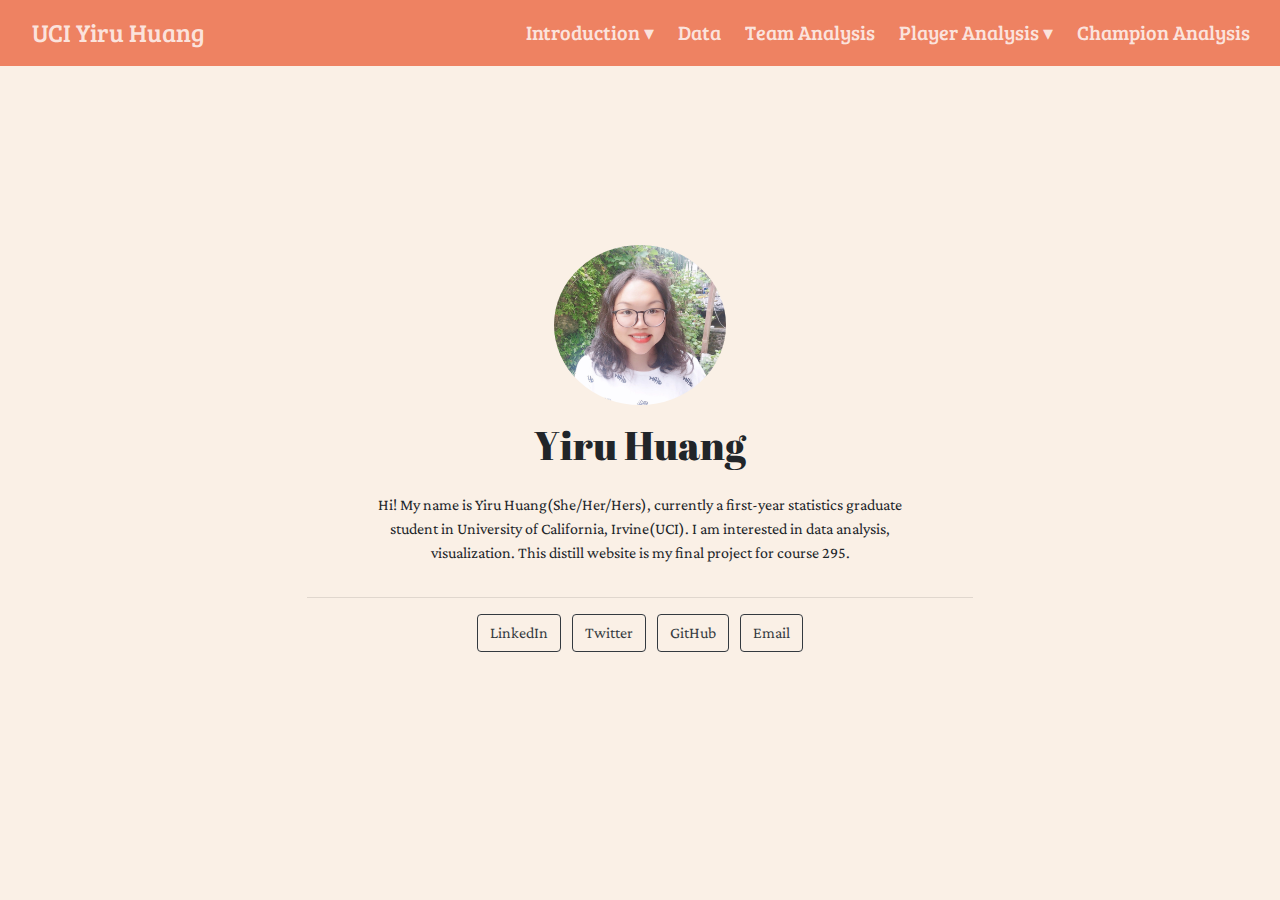
<file: index.html>
<!doctype html>
<html lang="en">
  <head>
    <!-- Required meta tags -->
    <meta charset="utf-8">
    <meta name="viewport" content="width=device-width, initial-scale=1, shrink-to-fit=no">

    <!-- Bootstrap CSS -->
    <link rel="stylesheet" href="https://stackpath.bootstrapcdn.com/bootstrap/4.5.0/css/bootstrap.min.css">

    <title>Yiru Huang</title>

    
          <!--radix_placeholder_navigation_in_header-->
          <meta name="distill:offset" content=""/>

          <script type="application/javascript">

            window.headroom_prevent_pin = false;

            window.document.addEventListener("DOMContentLoaded", function (event) {

              // initialize headroom for banner
              var header = $('header').get(0);
              var headerHeight = header.offsetHeight;
              var headroom = new Headroom(header, {
                tolerance: 5,
                onPin : function() {
                  if (window.headroom_prevent_pin) {
                    window.headroom_prevent_pin = false;
                    headroom.unpin();
                  }
                }
              });
              headroom.init();
              if(window.location.hash)
                headroom.unpin();
              $(header).addClass('headroom--transition');

              // offset scroll location for banner on hash change
              // (see: https://github.com/WickyNilliams/headroom.js/issues/38)
              window.addEventListener("hashchange", function(event) {
                window.scrollTo(0, window.pageYOffset - (headerHeight + 25));
              });

              // responsive menu
              $('.distill-site-header').each(function(i, val) {
                var topnav = $(this);
                var toggle = topnav.find('.nav-toggle');
                toggle.on('click', function() {
                  topnav.toggleClass('responsive');
                });
              });

              // nav dropdowns
              $('.nav-dropbtn').click(function(e) {
                $(this).next('.nav-dropdown-content').toggleClass('nav-dropdown-active');
                $(this).parent().siblings('.nav-dropdown')
                   .children('.nav-dropdown-content').removeClass('nav-dropdown-active');
              });
              $("body").click(function(e){
                $('.nav-dropdown-content').removeClass('nav-dropdown-active');
              });
              $(".nav-dropdown").click(function(e){
                e.stopPropagation();
              });
            });
          </script>

          <style type="text/css">

          /* Theme (user-documented overrideables for nav appearance) */

          .distill-site-nav {
            color: rgba(255, 255, 255, 0.8);
            background-color: #0F2E3D;
            font-size: 15px;
            font-weight: 300;
          }

          .distill-site-nav a {
            color: inherit;
            text-decoration: none;
          }

          .distill-site-nav a:hover {
            color: white;
          }

          @media print {
            .distill-site-nav {
              display: none;
            }
          }

          .distill-site-header {

          }

          .distill-site-footer {

          }


          /* Site Header */

          .distill-site-header {
            width: 100%;
            box-sizing: border-box;
            z-index: 3;
          }

          .distill-site-header .nav-left {
            display: inline-block;
            margin-left: 8px;
          }

          @media screen and (max-width: 768px) {
            .distill-site-header .nav-left {
              margin-left: 0;
            }
          }


          .distill-site-header .nav-right {
            float: right;
            margin-right: 8px;
          }

          .distill-site-header a,
          .distill-site-header .title {
            display: inline-block;
            text-align: center;
            padding: 14px 10px 14px 10px;
          }

          .distill-site-header .title {
            font-size: 18px;
            min-width: 150px;
          }

          .distill-site-header .logo {
            padding: 0;
          }

          .distill-site-header .logo img {
            display: none;
            max-height: 20px;
            width: auto;
            margin-bottom: -4px;
          }

          .distill-site-header .nav-image img {
            max-height: 18px;
            width: auto;
            display: inline-block;
            margin-bottom: -3px;
          }



          @media screen and (min-width: 1000px) {
            .distill-site-header .logo img {
              display: inline-block;
            }
            .distill-site-header .nav-left {
              margin-left: 20px;
            }
            .distill-site-header .nav-right {
              margin-right: 20px;
            }
            .distill-site-header .title {
              padding-left: 12px;
            }
          }


          .distill-site-header .nav-toggle {
            display: none;
          }

          .nav-dropdown {
            display: inline-block;
            position: relative;
          }

          .nav-dropdown .nav-dropbtn {
            border: none;
            outline: none;
            color: rgba(255, 255, 255, 0.8);
            padding: 16px 10px;
            background-color: transparent;
            font-family: inherit;
            font-size: inherit;
            font-weight: inherit;
            margin: 0;
            margin-top: 1px;
            z-index: 2;
          }

          .nav-dropdown-content {
            display: none;
            position: absolute;
            background-color: white;
            min-width: 200px;
            border: 1px solid rgba(0,0,0,0.15);
            border-radius: 4px;
            box-shadow: 0px 8px 16px 0px rgba(0,0,0,0.1);
            z-index: 1;
            margin-top: 2px;
            white-space: nowrap;
            padding-top: 4px;
            padding-bottom: 4px;
          }

          .nav-dropdown-content hr {
            margin-top: 4px;
            margin-bottom: 4px;
            border: none;
            border-bottom: 1px solid rgba(0, 0, 0, 0.1);
          }

          .nav-dropdown-active {
            display: block;
          }

          .nav-dropdown-content a, .nav-dropdown-content .nav-dropdown-header {
            color: black;
            padding: 6px 24px;
            text-decoration: none;
            display: block;
            text-align: left;
          }

          .nav-dropdown-content .nav-dropdown-header {
            display: block;
            padding: 5px 24px;
            padding-bottom: 0;
            text-transform: uppercase;
            font-size: 14px;
            color: #999999;
            white-space: nowrap;
          }

          .nav-dropdown:hover .nav-dropbtn {
            color: white;
          }

          .nav-dropdown-content a:hover {
            background-color: #ddd;
            color: black;
          }

          .nav-right .nav-dropdown-content {
            margin-left: -45%;
            right: 0;
          }

          @media screen and (max-width: 768px) {
            .distill-site-header a, .distill-site-header .nav-dropdown  {display: none;}
            .distill-site-header a.nav-toggle {
              float: right;
              display: block;
            }
            .distill-site-header .title {
              margin-left: 0;
            }
            .distill-site-header .nav-right {
              margin-right: 0;
            }
            .distill-site-header {
              overflow: hidden;
            }
            .nav-right .nav-dropdown-content {
              margin-left: 0;
            }
          }


          @media screen and (max-width: 768px) {
            .distill-site-header.responsive {position: relative; min-height: 500px; }
            .distill-site-header.responsive a.nav-toggle {
              position: absolute;
              right: 0;
              top: 0;
            }
            .distill-site-header.responsive a,
            .distill-site-header.responsive .nav-dropdown {
              display: block;
              text-align: left;
            }
            .distill-site-header.responsive .nav-left,
            .distill-site-header.responsive .nav-right {
              width: 100%;
            }
            .distill-site-header.responsive .nav-dropdown {float: none;}
            .distill-site-header.responsive .nav-dropdown-content {position: relative;}
            .distill-site-header.responsive .nav-dropdown .nav-dropbtn {
              display: block;
              width: 100%;
              text-align: left;
            }
          }

          /* Site Footer */

          .distill-site-footer {
            width: 100%;
            overflow: hidden;
            box-sizing: border-box;
            z-index: 3;
            margin-top: 30px;
            padding-top: 30px;
            padding-bottom: 30px;
            text-align: center;
          }

          /* Headroom */

          d-title {
            padding-top: 6rem;
          }

          @media print {
            d-title {
              padding-top: 4rem;
            }
          }

          .headroom {
            z-index: 1000;
            position: fixed;
            top: 0;
            left: 0;
            right: 0;
          }

          .headroom--transition {
            transition: all .4s ease-in-out;
          }

          .headroom--unpinned {
            top: -100px;
          }

          .headroom--pinned {
            top: 0;
          }

          /* adjust viewport for navbar height */
          /* helps vertically center bootstrap (non-distill) content */
          .min-vh-100 {
            min-height: calc(100vh - 100px) !important;
          }

          </style>

          <script src="site_libs/jquery-3.6.0/jquery-3.6.0.min.js"></script>
          <link href="site_libs/font-awesome-5.1.0/css/all.css" rel="stylesheet"/>
          <link href="site_libs/font-awesome-5.1.0/css/v4-shims.css" rel="stylesheet"/>
          <script src="site_libs/headroom-0.9.4/headroom.min.js"></script>
          <script src="site_libs/autocomplete-0.37.1/autocomplete.min.js"></script>
          <script src="site_libs/fuse-6.4.1/fuse.min.js"></script>

          <script type="application/javascript">

          function getMeta(metaName) {
            var metas = document.getElementsByTagName('meta');
            for (let i = 0; i < metas.length; i++) {
              if (metas[i].getAttribute('name') === metaName) {
                return metas[i].getAttribute('content');
              }
            }
            return '';
          }

          function offsetURL(url) {
            var offset = getMeta('distill:offset');
            return offset ? offset + '/' + url : url;
          }

          function createFuseIndex() {

            // create fuse index
            var options = {
              keys: [
                { name: 'title', weight: 20 },
                { name: 'categories', weight: 15 },
                { name: 'description', weight: 10 },
                { name: 'contents', weight: 5 },
              ],
              ignoreLocation: true,
              threshold: 0
            };
            var fuse = new window.Fuse([], options);

            // fetch the main search.json
            return fetch(offsetURL('search.json'))
              .then(function(response) {
                if (response.status == 200) {
                  return response.json().then(function(json) {
                    // index main articles
                    json.articles.forEach(function(article) {
                      fuse.add(article);
                    });
                    // download collections and index their articles
                    return Promise.all(json.collections.map(function(collection) {
                      return fetch(offsetURL(collection)).then(function(response) {
                        if (response.status === 200) {
                          return response.json().then(function(articles) {
                            articles.forEach(function(article) {
                              fuse.add(article);
                            });
                          })
                        } else {
                          return Promise.reject(
                            new Error('Unexpected status from search index request: ' +
                                      response.status)
                          );
                        }
                      });
                    })).then(function() {
                      return fuse;
                    });
                  });

                } else {
                  return Promise.reject(
                    new Error('Unexpected status from search index request: ' +
                                response.status)
                  );
                }
              });
          }

          window.document.addEventListener("DOMContentLoaded", function (event) {

            // get search element (bail if we don't have one)
            var searchEl = window.document.getElementById('distill-search');
            if (!searchEl)
              return;

            createFuseIndex()
              .then(function(fuse) {

                // make search box visible
                searchEl.classList.remove('hidden');

                // initialize autocomplete
                var options = {
                  autoselect: true,
                  hint: false,
                  minLength: 2,
                };
                window.autocomplete(searchEl, options, [{
                  source: function(query, callback) {
                    const searchOptions = {
                      isCaseSensitive: false,
                      shouldSort: true,
                      minMatchCharLength: 2,
                      limit: 10,
                    };
                    var results = fuse.search(query, searchOptions);
                    callback(results
                      .map(function(result) { return result.item; })
                    );
                  },
                  templates: {
                    suggestion: function(suggestion) {
                      var img = suggestion.preview && Object.keys(suggestion.preview).length > 0
                        ? `<img src="${offsetURL(suggestion.preview)}"</img>`
                        : '';
                      var html = `
                        <div class="search-item">
                          <h3>${suggestion.title}</h3>
                          <div class="search-item-description">
                            ${suggestion.description || ''}
                          </div>
                          <div class="search-item-preview">
                            ${img}
                          </div>
                        </div>
                      `;
                      return html;
                    }
                  }
                }]).on('autocomplete:selected', function(event, suggestion) {
                  window.location.href = offsetURL(suggestion.path);
                });
                // remove inline display style on autocompleter (we want to
                // manage responsive display via css)
                $('.algolia-autocomplete').css("display", "");
              })
              .catch(function(error) {
                console.log(error);
              });

          });

          </script>

          <style type="text/css">

          .nav-search {
            font-size: x-small;
          }

          /* Algolioa Autocomplete */

          .algolia-autocomplete {
            display: inline-block;
            margin-left: 10px;
            vertical-align: sub;
            background-color: white;
            color: black;
            padding: 6px;
            padding-top: 8px;
            padding-bottom: 0;
            border-radius: 6px;
            border: 1px #0F2E3D solid;
            width: 180px;
          }


          @media screen and (max-width: 768px) {
            .distill-site-nav .algolia-autocomplete {
              display: none;
              visibility: hidden;
            }
            .distill-site-nav.responsive .algolia-autocomplete {
              display: inline-block;
              visibility: visible;
            }
            .distill-site-nav.responsive .algolia-autocomplete .aa-dropdown-menu {
              margin-left: 0;
              width: 400px;
              max-height: 400px;
            }
          }

          .algolia-autocomplete .aa-input, .algolia-autocomplete .aa-hint {
            width: 90%;
            outline: none;
            border: none;
          }

          .algolia-autocomplete .aa-hint {
            color: #999;
          }
          .algolia-autocomplete .aa-dropdown-menu {
            width: 550px;
            max-height: 70vh;
            overflow-x: visible;
            overflow-y: scroll;
            padding: 5px;
            margin-top: 3px;
            margin-left: -150px;
            background-color: #fff;
            border-radius: 5px;
            border: 1px solid #999;
            border-top: none;
          }

          .algolia-autocomplete .aa-dropdown-menu .aa-suggestion {
            cursor: pointer;
            padding: 5px 4px;
            border-bottom: 1px solid #eee;
          }

          .algolia-autocomplete .aa-dropdown-menu .aa-suggestion:last-of-type {
            border-bottom: none;
            margin-bottom: 2px;
          }

          .algolia-autocomplete .aa-dropdown-menu .aa-suggestion .search-item {
            overflow: hidden;
            font-size: 0.8em;
            line-height: 1.4em;
          }

          .algolia-autocomplete .aa-dropdown-menu .aa-suggestion .search-item h3 {
            font-size: 1rem;
            margin-block-start: 0;
            margin-block-end: 5px;
          }

          .algolia-autocomplete .aa-dropdown-menu .aa-suggestion .search-item-description {
            display: inline-block;
            overflow: hidden;
            height: 2.8em;
            width: 80%;
            margin-right: 4%;
          }

          .algolia-autocomplete .aa-dropdown-menu .aa-suggestion .search-item-preview {
            display: inline-block;
            width: 15%;
          }

          .algolia-autocomplete .aa-dropdown-menu .aa-suggestion .search-item-preview img {
            height: 3em;
            width: auto;
            display: none;
          }

          .algolia-autocomplete .aa-dropdown-menu .aa-suggestion .search-item-preview img[src] {
            display: initial;
          }

          .algolia-autocomplete .aa-dropdown-menu .aa-suggestion.aa-cursor {
            background-color: #eee;
          }
          .algolia-autocomplete .aa-dropdown-menu .aa-suggestion em {
            font-weight: bold;
            font-style: normal;
          }

          </style>


          <!--/radix_placeholder_navigation_in_header-->
          <!--radix_placeholder_site_in_header-->
          <!--/radix_placeholder_site_in_header-->
          
          <style type="text/css">
          body {
            padding-top: 60px;
          }
          </style>
          <style type="text/css">
          /* base variables */

          /* Edit the CSS properties in this file to create a custom
             Distill theme. Only edit values in the right column
             for each row; values shown are the CSS defaults.
             To return any property to the default,
             you may set its value to: unset
             All rows must end with a semi-colon.                      */

          /* Optional: embed custom fonts here with `@import`          */
          /* This must remain at the top of this file.                 */



          html {
            /*-- Main font sizes --*/
            --title-size:      50px;
            --body-size:       1.06rem;
            --code-size:       14px;
            --aside-size:      12px;
            --fig-cap-size:    13px;
            /*-- Main font colors --*/
            --title-color:     #000000;
            --header-color:    rgba(0, 0, 0, 0.8);
            --body-color:      rgba(0, 0, 0, 0.8);
            --aside-color:     rgba(0, 0, 0, 0.6);
            --fig-cap-color:   rgba(0, 0, 0, 0.6);
            /*-- Specify custom fonts ~~~ must be imported above   --*/
            --heading-font:    sans-serif;
            --mono-font:       monospace;
            --body-font:       sans-serif;
            --navbar-font:     sans-serif;  /* websites + blogs only */
          }

          /*-- ARTICLE METADATA --*/
          d-byline {
            --heading-size:    0.6rem;
            --heading-color:   rgba(0, 0, 0, 0.5);
            --body-size:       0.8rem;
            --body-color:      rgba(0, 0, 0, 0.8);
          }

          /*-- ARTICLE TABLE OF CONTENTS --*/
          .d-contents {
            --heading-size:    18px;
            --contents-size:   13px;
          }

          /*-- ARTICLE APPENDIX --*/
          d-appendix {
            --heading-size:    15px;
            --heading-color:   rgba(0, 0, 0, 0.65);
            --text-size:       0.8em;
            --text-color:      rgba(0, 0, 0, 0.5);
          }

          /*-- WEBSITE HEADER + FOOTER --*/
          /* These properties only apply to Distill sites and blogs  */

          .distill-site-header {
            --title-size:       18px;
            --text-color:       rgba(255, 255, 255, 0.8);
            --text-size:        15px;
            --hover-color:      white;
            --bkgd-color:       #0F2E3D;
          }

          .distill-site-footer {
            --text-color:       rgba(255, 255, 255, 0.8);
            --text-size:        15px;
            --hover-color:      white;
            --bkgd-color:       #0F2E3D;
          }

          /*-- Additional custom styles --*/
          /* Add any additional CSS rules below                      */
          </style>
          <style type="text/css">
          /* base variables */

          /* Edit the CSS properties in this file to create a custom
             Distill theme. Only edit values in the right column
             for each row; values shown are the CSS defaults.
             To return any property to the default,
             you may set its value to: unset
             All rows must end with a semi-colon.                      */

          /* Optional: embed custom fonts here with `@import`          */
          /* This must remain at the top of this file.                 */

          @import url('https://fonts.googleapis.com/css2?family=Abril Fatface');
          @import url('https://fonts.googleapis.com/css2?family=Crimson Pro');
          @import url('https://fonts.googleapis.com/css2?family=Bree Serif');
          @import url('https://fonts.googleapis.com/css2?family=Dancing Script');

          html {
            /*-- Main font sizes --*/
            --title-size:      50px;
            --body-size:       1rem;
            --code-size:       14px;
            --aside-size:      12px;
            --fig-cap-size:    13px;
            /*-- Main font colors --*/
            --title-color:     #000000;
            --header-color:    rgba(0, 0, 0, 0.8);
            --body-color:      rgba(0, 0, 0, 0.8);
            --aside-color:     rgba(0, 0, 0, 0.6);
            --fig-cap-color:   rgba(0, 0, 0, 0.6);
            /*-- Specify custom fonts ~~~ must be imported above   --*/
            --heading-font:    "Abril Fatface", sans-serif;
            --mono-font:       "Dancing Script", monospace;
            --body-font:       "Crimson Pro", sans-serif;
            --navbar-font:     "Bree Serif", sans-serif;  /* websites + blogs only */
          }

          /*-- ARTICLE METADATA --*/
          d-byline {
            --heading-size:    0.6rem;
            --heading-color:   rgba(0, 0, 0, 0.5);
            --body-size:       0.8rem;
            --body-color:      rgba(0, 0, 0, 0.8);
          }

          /*-- ARTICLE TABLE OF CONTENTS --*/
          .d-contents {
            --heading-size:    18px;
            --contents-size:   15px;
          }

          /*-- ARTICLE APPENDIX --*/
          d-appendix {
            --heading-size:    15px;
            --heading-color:   rgba(0, 0, 0, 0.65);
            --text-size:       0.8em;
            --text-color:      rgba(0, 0, 0, 0.5);
          }

          /*-- WEBSITE HEADER + FOOTER --*/
          /* These properties only apply to Distill sites and blogs  */

          .distill-site-header {
            --title-size:       25px;
            --text-color:       rgba(255, 255, 255, 0.8);
            --text-size:        20px;
            --hover-color:      white;
            --bkgd-color:       #EE8262;
          }

          .distill-site-footer {
            --text-color:       rgba(255, 255, 255, 0.8);
            --text-size:        15px;
            --hover-color:      white;
            --bkgd-color:       #EE8262;
          }

          /*-- Additional custom styles --*/
          /* Add any additional CSS rules below                      */

          body {
            background-color: linen;
          }</style>
          <style type="text/css">
          /* base style */

          /* FONT FAMILIES */

          :root {
            --heading-default: -apple-system, BlinkMacSystemFont, "Segoe UI", Roboto, Oxygen, Ubuntu, Cantarell, "Fira Sans", "Droid Sans", "Helvetica Neue", Arial, sans-serif;
            --mono-default: Consolas, Monaco, 'Andale Mono', 'Ubuntu Mono', monospace;
            --body-default: -apple-system, BlinkMacSystemFont, "Segoe UI", Roboto, Oxygen, Ubuntu, Cantarell, "Fira Sans", "Droid Sans", "Helvetica Neue", Arial, sans-serif;
          }

          body,
          .posts-list .post-preview p,
          .posts-list .description p {
            font-family: var(--body-font), var(--body-default);
          }

          h1, h2, h3, h4, h5, h6,
          .posts-list .post-preview h2,
          .posts-list .description h2 {
            font-family: var(--heading-font), var(--heading-default);
          }

          d-article div.sourceCode code,
          d-article pre code {
            font-family: var(--mono-font), var(--mono-default);
          }


          /*-- TITLE --*/
          d-title h1,
          .posts-list > h1 {
            color: var(--title-color, black);
          }

          d-title h1 {
            font-size: var(--title-size, 50px);
          }

          /*-- HEADERS --*/
          d-article h1,
          d-article h2,
          d-article h3,
          d-article h4,
          d-article h5,
          d-article h6 {
            color: var(--header-color, rgba(0, 0, 0, 0.8));
          }

          /*-- BODY --*/
          d-article > p,  /* only text inside of <p> tags */
          d-article > ul, /* lists */
          d-article > ol {
            color: var(--body-color, rgba(0, 0, 0, 0.8));
            font-size: var(--body-size, 1.06rem);
          }


          /*-- CODE --*/
          d-article div.sourceCode code,
          d-article pre code {
            font-size: var(--code-size, 14px);
          }

          /*-- ASIDE --*/
          d-article aside {
            font-size: var(--aside-size, 12px);
            color: var(--aside-color, rgba(0, 0, 0, 0.6));
          }

          /*-- FIGURE CAPTIONS --*/
          figure .caption,
          figure figcaption,
          .figure .caption {
            font-size: var(--fig-cap-size, 13px);
            color: var(--fig-cap-color, rgba(0, 0, 0, 0.6));
          }

          /*-- METADATA --*/
          d-byline h3 {
            font-size: var(--heading-size, 0.6rem);
            color: var(--heading-color, rgba(0, 0, 0, 0.5));
          }

          d-byline {
            font-size: var(--body-size, 0.8rem);
            color: var(--body-color, rgba(0, 0, 0, 0.8));
          }

          d-byline a,
          d-article d-byline a {
            color: var(--body-color, rgba(0, 0, 0, 0.8));
          }

          /*-- TABLE OF CONTENTS --*/
          .d-contents nav h3 {
            font-size: var(--heading-size, 18px);
          }

          .d-contents nav a {
            font-size: var(--contents-size, 13px);
          }

          /*-- APPENDIX --*/
          d-appendix h3 {
            font-size: var(--heading-size, 15px);
            color: var(--heading-color, rgba(0, 0, 0, 0.65));
          }

          d-appendix {
            font-size: var(--text-size, 0.8em);
            color: var(--text-color, rgba(0, 0, 0, 0.5));
          }

          d-appendix d-footnote-list a.footnote-backlink {
            color: var(--text-color, rgba(0, 0, 0, 0.5));
          }

          /*-- WEBSITE HEADER + FOOTER --*/
          .distill-site-header .title {
            font-size: var(--title-size, 18px);
            font-family: var(--navbar-font), var(--heading-default);
          }

          .distill-site-header a,
          .nav-dropdown .nav-dropbtn {
            font-family: var(--navbar-font), var(--heading-default);
          }

          .nav-dropdown .nav-dropbtn {
            color: var(--text-color, rgba(255, 255, 255, 0.8));
            font-size: var(--text-size, 15px);
          }

          .distill-site-header a:hover,
          .nav-dropdown:hover .nav-dropbtn {
            color: var(--hover-color, white);
          }

          .distill-site-header {
            font-size: var(--text-size, 15px);
            color: var(--text-color, rgba(255, 255, 255, 0.8));
            background-color: var(--bkgd-color, #0F2E3D);
          }

          .distill-site-footer {
            font-size: var(--text-size, 15px);
            color: var(--text-color, rgba(255, 255, 255, 0.8));
            background-color: var(--bkgd-color, #0F2E3D);
          }

          .distill-site-footer a:hover {
            color: var(--hover-color, white);
          }</style>
          <script src="C:\Users\12131\Documents\R\win-library\4.1\rmarkdown\rmd\h\pandoc\header-attrs.js"></script>
    
    
  </head>
  <body>

          <!--radix_placeholder_navigation_before_body-->
          <header class="header header--fixed" role="banner">
          <nav class="distill-site-nav distill-site-header">
          <div class="nav-left">
          <a href="index.html" class="title">UCI Yiru Huang</a>
          </div>
          <div class="nav-right">
          <div class="nav-dropdown">
          <button class="nav-dropbtn">
          Introduction
           
          <span class="down-arrow">&#x25BE;</span>
          </button>
          <div class="nav-dropdown-content">
          <a href="about.html">LOL</a>
          <a href="lpl.html">LPL</a>
          </div>
          </div>
          <a href="data.html">Data</a>
          <a href="team.html">Team Analysis</a>
          <div class="nav-dropdown">
          <button class="nav-dropbtn">
          Player Analysis
           
          <span class="down-arrow">&#x25BE;</span>
          </button>
          <div class="nav-dropdown-content">
          <a href="top.html">Top</a>
          <a href="mid.html">Middle</a>
          <a href="jungle.html">Jungle</a>
          <a href="bottom.html">Bottom</a>
          <a href="sup.html">Support</a>
          </div>
          </div>
          <a href="champion.html">Champion Analysis</a>
          <a href="javascript:void(0);" class="nav-toggle">&#9776;</a>
          </div>
          </nav>
          </header>
          <!--/radix_placeholder_navigation_before_body-->
          <!--radix_placeholder_site_before_body-->
          <!--/radix_placeholder_site_before_body-->
    
    <div class="container min-vh-100">
      <div class="row min-vh-100 justify-content-center align-items-center">
        <div class="col-12 text-center">
          <img src=images/pic.jpg style="height:10rem" class="rounded-circle">
          <div class="mt-3">
            <h1>Yiru Huang</h1>
          </div>
          <div class="row justify-content-center align-items-center">
            <div class="col-6 mt-3 text-center d-none d-sm-block">
              <p>Hi! My name is Yiru Huang(She/Her/Hers), currently a first-year statistics graduate student in University of California, Irvine(UCI). I am interested in data analysis, visualization. This distill website is my final project for course 295.</p>
            </div>
            <div class="col-11 mt-3 text-center d-block d-sm-none">
              <p>Hi! My name is Yiru Huang(She/Her/Hers), currently a first-year statistics graduate student in University of California, Irvine(UCI). I am interested in data analysis, visualization. This distill website is my final project for course 295.</p>
            </div>
          </div>

          <hr style="width:60%;"/>

          <div class="row justify-content-center align-items-center">
            <div class="col-8 text-center d-none d-sm-block">
              <ul class="list-inline">
                                <li class="list-inline-item">
                  <a href=https://linkedin.com/>
                    <button type="button" class="btn btn-outline-dark mb-2">
                      LinkedIn
                    </button>
                  </a>
                </li>
                                <li class="list-inline-item">
                  <a href=https://twitter.com/>
                    <button type="button" class="btn btn-outline-dark mb-2">
                      Twitter
                    </button>
                  </a>
                </li>
                                <li class="list-inline-item">
                  <a href=https://github.com/>
                    <button type="button" class="btn btn-outline-dark mb-2">
                      GitHub
                    </button>
                  </a>
                </li>
                                <li class="list-inline-item">
                  <a href=mailto:email@email.com>
                    <button type="button" class="btn btn-outline-dark mb-2">
                      Email
                    </button>
                  </a>
                </li>
                              </ul>
            </div>
          </div>

          <div class="row justify-content-center align-items-center">
            <div class="col-8 m-1 text-center d-block d-sm-none">
              <div class="list-group">
                                <a href=https://linkedin.com/>
                  <button type="button" class="list-group-item list-group-item-action my-1 rounded">
                    LinkedIn
                  </button>
                </a>
                                <a href=https://twitter.com/>
                  <button type="button" class="list-group-item list-group-item-action my-1 rounded">
                    Twitter
                  </button>
                </a>
                                <a href=https://github.com/>
                  <button type="button" class="list-group-item list-group-item-action my-1 rounded">
                    GitHub
                  </button>
                </a>
                                <a href=mailto:email@email.com>
                  <button type="button" class="list-group-item list-group-item-action my-1 rounded">
                    Email
                  </button>
                </a>
                              </div>
            </div>
          </div>
        </div>
      </div>
    </div>

    <!-- Optional JavaScript -->
    <!-- jQuery first, then Popper.js, then Bootstrap JS -->
    <script src="https://code.jquery.com/jquery-3.5.1.slim.min.js" integrity="sha384-DfXdz2htPH0lsSSs5nCTpuj/zy4C+OGpamoFVy38MVBnE+IbbVYUew+OrCXaRkfj" crossorigin="anonymous"></script>
    <script src="https://cdn.jsdelivr.net/npm/popper.js@1.16.0/dist/umd/popper.min.js" integrity="sha384-Q6E9RHvbIyZFJoft+2mJbHaEWldlvI9IOYy5n3zV9zzTtmI3UksdQRVvoxMfooAo" crossorigin="anonymous"></script>
    <script src="https://stackpath.bootstrapcdn.com/bootstrap/4.5.0/js/bootstrap.min.js" integrity="sha384-OgVRvuATP1z7JjHLkuOU7Xw704+h835Lr+6QL9UvYjZE3Ipu6Tp75j7Bh/kR0JKI" crossorigin="anonymous"></script>

          <!--radix_placeholder_site_after_body-->
          <!--/radix_placeholder_site_after_body-->
          <!--radix_placeholder_navigation_after_body-->
          <!--/radix_placeholder_navigation_after_body-->
    
  </body>
</html>
</file>
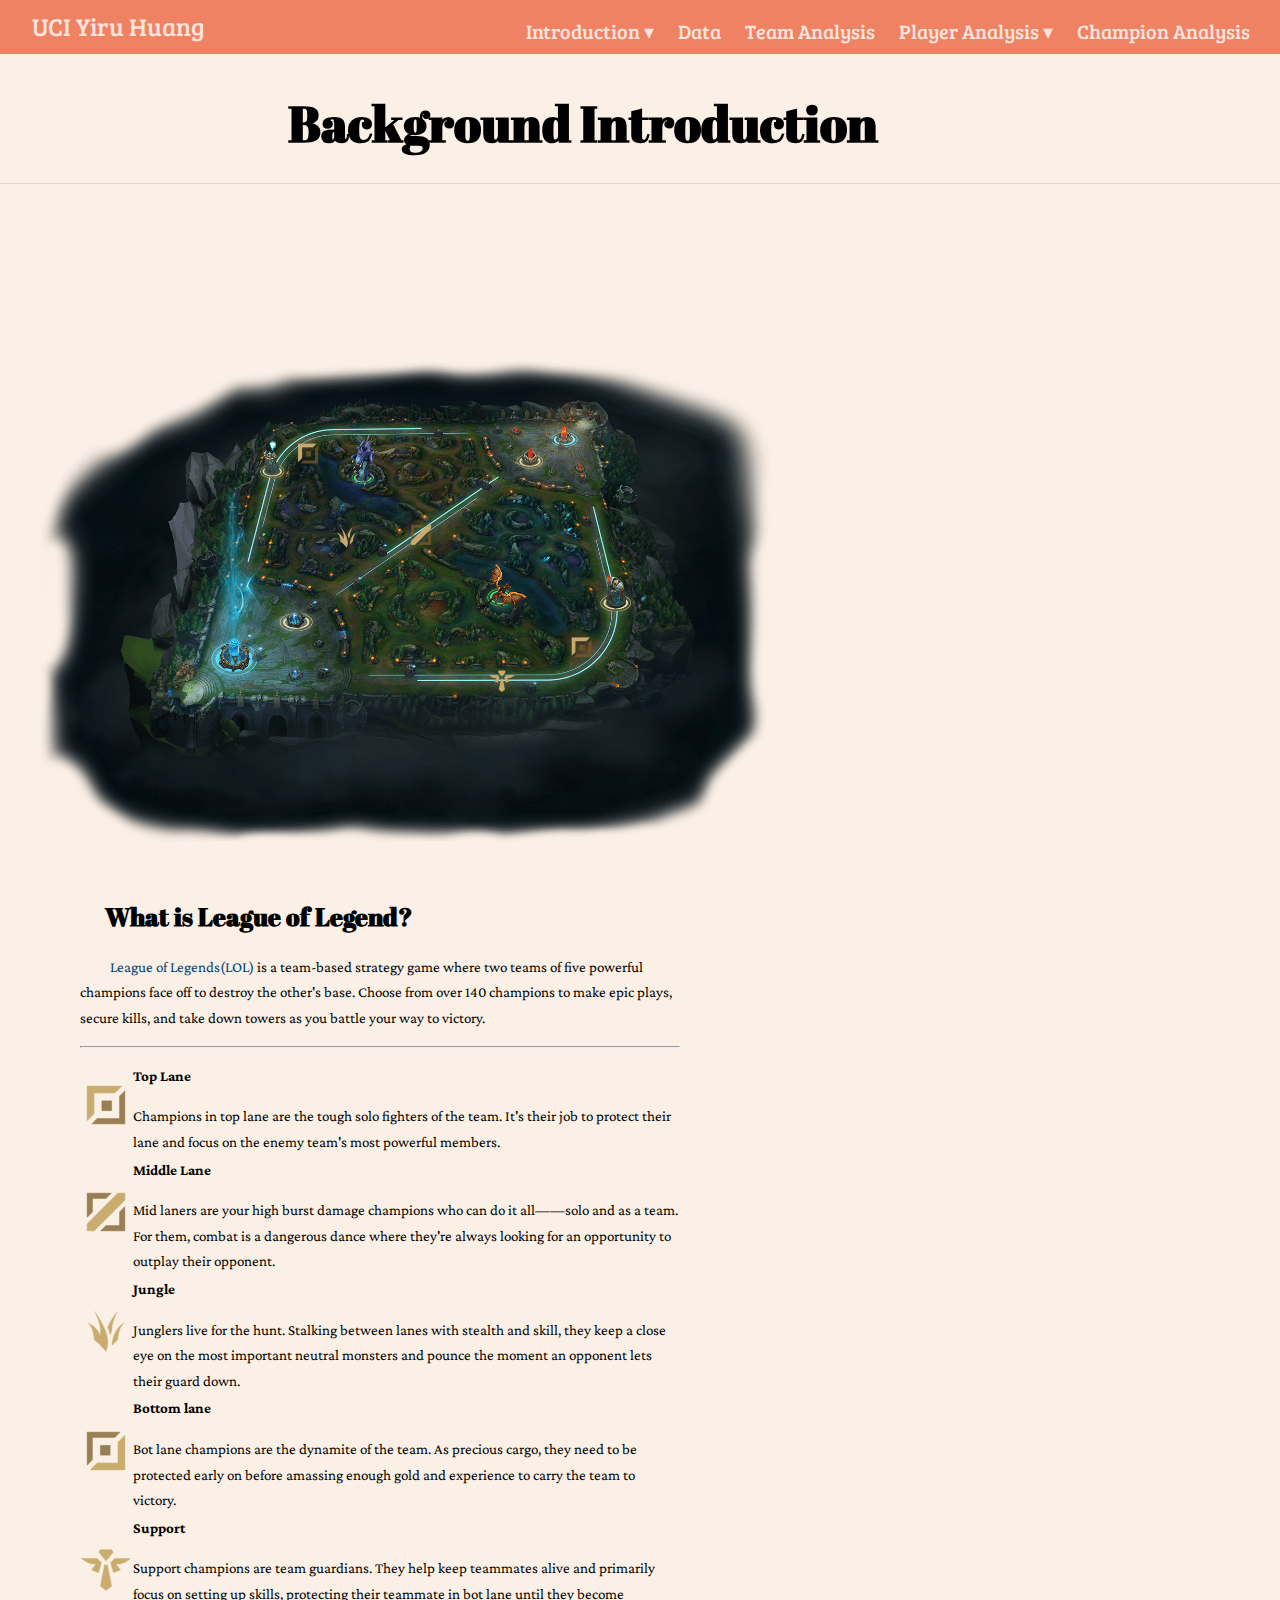
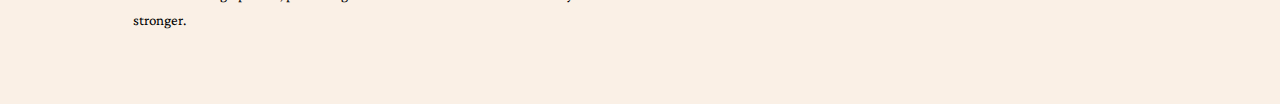
<file: about.html>
<!DOCTYPE html>

<html xmlns="http://www.w3.org/1999/xhtml" lang="" xml:lang="">

<head>
  <meta charset="utf-8"/>
  <meta name="viewport" content="width=device-width, initial-scale=1"/>
  <meta http-equiv="X-UA-Compatible" content="IE=Edge,chrome=1"/>
  <meta name="generator" content="distill" />

  <style type="text/css">
  /* Hide doc at startup (prevent jankiness while JS renders/transforms) */
  body {
    visibility: hidden;
  }
  </style>

 <!--radix_placeholder_import_source-->
 <!--/radix_placeholder_import_source-->

<style type="text/css">code{white-space: pre;}</style>
<style type="text/css" data-origin="pandoc">
pre > code.sourceCode { white-space: pre; position: relative; }
pre > code.sourceCode > span { display: inline-block; line-height: 1.25; }
pre > code.sourceCode > span:empty { height: 1.2em; }
.sourceCode { overflow: visible; }
code.sourceCode > span { color: inherit; text-decoration: inherit; }
div.sourceCode { margin: 1em 0; }
pre.sourceCode { margin: 0; }
@media screen {
div.sourceCode { overflow: auto; }
}
@media print {
pre > code.sourceCode { white-space: pre-wrap; }
pre > code.sourceCode > span { text-indent: -5em; padding-left: 5em; }
}
pre.numberSource code
  { counter-reset: source-line 0; }
pre.numberSource code > span
  { position: relative; left: -4em; counter-increment: source-line; }
pre.numberSource code > span > a:first-child::before
  { content: counter(source-line);
    position: relative; left: -1em; text-align: right; vertical-align: baseline;
    border: none; display: inline-block;
    -webkit-touch-callout: none; -webkit-user-select: none;
    -khtml-user-select: none; -moz-user-select: none;
    -ms-user-select: none; user-select: none;
    padding: 0 4px; width: 4em;
    color: #aaaaaa;
  }
pre.numberSource { margin-left: 3em; border-left: 1px solid #aaaaaa;  padding-left: 4px; }
div.sourceCode
  {   }
@media screen {
pre > code.sourceCode > span > a:first-child::before { text-decoration: underline; }
}
code span.al { color: #ad0000; } /* Alert */
code span.an { color: #5e5e5e; } /* Annotation */
code span.at { } /* Attribute */
code span.bn { color: #ad0000; } /* BaseN */
code span.bu { } /* BuiltIn */
code span.cf { color: #007ba5; } /* ControlFlow */
code span.ch { color: #20794d; } /* Char */
code span.cn { color: #8f5902; } /* Constant */
code span.co { color: #5e5e5e; } /* Comment */
code span.cv { color: #5e5e5e; font-style: italic; } /* CommentVar */
code span.do { color: #5e5e5e; font-style: italic; } /* Documentation */
code span.dt { color: #ad0000; } /* DataType */
code span.dv { color: #ad0000; } /* DecVal */
code span.er { color: #ad0000; } /* Error */
code span.ex { } /* Extension */
code span.fl { color: #ad0000; } /* Float */
code span.fu { color: #4758ab; } /* Function */
code span.im { } /* Import */
code span.in { color: #5e5e5e; } /* Information */
code span.kw { color: #007ba5; } /* Keyword */
code span.op { color: #5e5e5e; } /* Operator */
code span.ot { color: #007ba5; } /* Other */
code span.pp { color: #ad0000; } /* Preprocessor */
code span.sc { color: #5e5e5e; } /* SpecialChar */
code span.ss { color: #20794d; } /* SpecialString */
code span.st { color: #20794d; } /* String */
code span.va { color: #111111; } /* Variable */
code span.vs { color: #20794d; } /* VerbatimString */
code span.wa { color: #5e5e5e; font-style: italic; } /* Warning */
</style>


  <!--radix_placeholder_meta_tags-->
  <title>UCI Yiru Huang: Background Introduction</title>




  <!--  https://developers.facebook.com/docs/sharing/webmasters#markup -->
  <meta property="og:title" content="UCI Yiru Huang: Background Introduction"/>
  <meta property="og:type" content="article"/>
  <meta property="og:locale" content="en_US"/>
  <meta property="og:site_name" content="UCI Yiru Huang"/>

  <!--  https://dev.twitter.com/cards/types/summary -->
  <meta property="twitter:card" content="summary"/>
  <meta property="twitter:title" content="UCI Yiru Huang: Background Introduction"/>

  <!--/radix_placeholder_meta_tags-->
  <!--radix_placeholder_rmarkdown_metadata-->

  <script type="text/json" id="radix-rmarkdown-metadata">
  {"type":"list","attributes":{"names":{"type":"character","attributes":{},"value":["title"]}},"value":[{"type":"character","attributes":{},"value":["Background Introduction"]}]}
  </script>
  <!--/radix_placeholder_rmarkdown_metadata-->
  <!--radix_placeholder_navigation_in_header-->
  <meta name="distill:offset" content=""/>

  <script type="application/javascript">

    window.headroom_prevent_pin = false;

    window.document.addEventListener("DOMContentLoaded", function (event) {

      // initialize headroom for banner
      var header = $('header').get(0);
      var headerHeight = header.offsetHeight;
      var headroom = new Headroom(header, {
        tolerance: 5,
        onPin : function() {
          if (window.headroom_prevent_pin) {
            window.headroom_prevent_pin = false;
            headroom.unpin();
          }
        }
      });
      headroom.init();
      if(window.location.hash)
        headroom.unpin();
      $(header).addClass('headroom--transition');

      // offset scroll location for banner on hash change
      // (see: https://github.com/WickyNilliams/headroom.js/issues/38)
      window.addEventListener("hashchange", function(event) {
        window.scrollTo(0, window.pageYOffset - (headerHeight + 25));
      });

      // responsive menu
      $('.distill-site-header').each(function(i, val) {
        var topnav = $(this);
        var toggle = topnav.find('.nav-toggle');
        toggle.on('click', function() {
          topnav.toggleClass('responsive');
        });
      });

      // nav dropdowns
      $('.nav-dropbtn').click(function(e) {
        $(this).next('.nav-dropdown-content').toggleClass('nav-dropdown-active');
        $(this).parent().siblings('.nav-dropdown')
           .children('.nav-dropdown-content').removeClass('nav-dropdown-active');
      });
      $("body").click(function(e){
        $('.nav-dropdown-content').removeClass('nav-dropdown-active');
      });
      $(".nav-dropdown").click(function(e){
        e.stopPropagation();
      });
    });
  </script>

  <style type="text/css">

  /* Theme (user-documented overrideables for nav appearance) */

  .distill-site-nav {
    color: rgba(255, 255, 255, 0.8);
    background-color: #0F2E3D;
    font-size: 15px;
    font-weight: 300;
  }

  .distill-site-nav a {
    color: inherit;
    text-decoration: none;
  }

  .distill-site-nav a:hover {
    color: white;
  }

  @media print {
    .distill-site-nav {
      display: none;
    }
  }

  .distill-site-header {

  }

  .distill-site-footer {

  }


  /* Site Header */

  .distill-site-header {
    width: 100%;
    box-sizing: border-box;
    z-index: 3;
  }

  .distill-site-header .nav-left {
    display: inline-block;
    margin-left: 8px;
  }

  @media screen and (max-width: 768px) {
    .distill-site-header .nav-left {
      margin-left: 0;
    }
  }


  .distill-site-header .nav-right {
    float: right;
    margin-right: 8px;
  }

  .distill-site-header a,
  .distill-site-header .title {
    display: inline-block;
    text-align: center;
    padding: 14px 10px 14px 10px;
  }

  .distill-site-header .title {
    font-size: 18px;
    min-width: 150px;
  }

  .distill-site-header .logo {
    padding: 0;
  }

  .distill-site-header .logo img {
    display: none;
    max-height: 20px;
    width: auto;
    margin-bottom: -4px;
  }

  .distill-site-header .nav-image img {
    max-height: 18px;
    width: auto;
    display: inline-block;
    margin-bottom: -3px;
  }



  @media screen and (min-width: 1000px) {
    .distill-site-header .logo img {
      display: inline-block;
    }
    .distill-site-header .nav-left {
      margin-left: 20px;
    }
    .distill-site-header .nav-right {
      margin-right: 20px;
    }
    .distill-site-header .title {
      padding-left: 12px;
    }
  }


  .distill-site-header .nav-toggle {
    display: none;
  }

  .nav-dropdown {
    display: inline-block;
    position: relative;
  }

  .nav-dropdown .nav-dropbtn {
    border: none;
    outline: none;
    color: rgba(255, 255, 255, 0.8);
    padding: 16px 10px;
    background-color: transparent;
    font-family: inherit;
    font-size: inherit;
    font-weight: inherit;
    margin: 0;
    margin-top: 1px;
    z-index: 2;
  }

  .nav-dropdown-content {
    display: none;
    position: absolute;
    background-color: white;
    min-width: 200px;
    border: 1px solid rgba(0,0,0,0.15);
    border-radius: 4px;
    box-shadow: 0px 8px 16px 0px rgba(0,0,0,0.1);
    z-index: 1;
    margin-top: 2px;
    white-space: nowrap;
    padding-top: 4px;
    padding-bottom: 4px;
  }

  .nav-dropdown-content hr {
    margin-top: 4px;
    margin-bottom: 4px;
    border: none;
    border-bottom: 1px solid rgba(0, 0, 0, 0.1);
  }

  .nav-dropdown-active {
    display: block;
  }

  .nav-dropdown-content a, .nav-dropdown-content .nav-dropdown-header {
    color: black;
    padding: 6px 24px;
    text-decoration: none;
    display: block;
    text-align: left;
  }

  .nav-dropdown-content .nav-dropdown-header {
    display: block;
    padding: 5px 24px;
    padding-bottom: 0;
    text-transform: uppercase;
    font-size: 14px;
    color: #999999;
    white-space: nowrap;
  }

  .nav-dropdown:hover .nav-dropbtn {
    color: white;
  }

  .nav-dropdown-content a:hover {
    background-color: #ddd;
    color: black;
  }

  .nav-right .nav-dropdown-content {
    margin-left: -45%;
    right: 0;
  }

  @media screen and (max-width: 768px) {
    .distill-site-header a, .distill-site-header .nav-dropdown  {display: none;}
    .distill-site-header a.nav-toggle {
      float: right;
      display: block;
    }
    .distill-site-header .title {
      margin-left: 0;
    }
    .distill-site-header .nav-right {
      margin-right: 0;
    }
    .distill-site-header {
      overflow: hidden;
    }
    .nav-right .nav-dropdown-content {
      margin-left: 0;
    }
  }


  @media screen and (max-width: 768px) {
    .distill-site-header.responsive {position: relative; min-height: 500px; }
    .distill-site-header.responsive a.nav-toggle {
      position: absolute;
      right: 0;
      top: 0;
    }
    .distill-site-header.responsive a,
    .distill-site-header.responsive .nav-dropdown {
      display: block;
      text-align: left;
    }
    .distill-site-header.responsive .nav-left,
    .distill-site-header.responsive .nav-right {
      width: 100%;
    }
    .distill-site-header.responsive .nav-dropdown {float: none;}
    .distill-site-header.responsive .nav-dropdown-content {position: relative;}
    .distill-site-header.responsive .nav-dropdown .nav-dropbtn {
      display: block;
      width: 100%;
      text-align: left;
    }
  }

  /* Site Footer */

  .distill-site-footer {
    width: 100%;
    overflow: hidden;
    box-sizing: border-box;
    z-index: 3;
    margin-top: 30px;
    padding-top: 30px;
    padding-bottom: 30px;
    text-align: center;
  }

  /* Headroom */

  d-title {
    padding-top: 6rem;
  }

  @media print {
    d-title {
      padding-top: 4rem;
    }
  }

  .headroom {
    z-index: 1000;
    position: fixed;
    top: 0;
    left: 0;
    right: 0;
  }

  .headroom--transition {
    transition: all .4s ease-in-out;
  }

  .headroom--unpinned {
    top: -100px;
  }

  .headroom--pinned {
    top: 0;
  }

  /* adjust viewport for navbar height */
  /* helps vertically center bootstrap (non-distill) content */
  .min-vh-100 {
    min-height: calc(100vh - 100px) !important;
  }

  </style>

  <script src="site_libs/jquery-3.6.0/jquery-3.6.0.min.js"></script>
  <link href="site_libs/font-awesome-5.1.0/css/all.css" rel="stylesheet"/>
  <link href="site_libs/font-awesome-5.1.0/css/v4-shims.css" rel="stylesheet"/>
  <script src="site_libs/headroom-0.9.4/headroom.min.js"></script>
  <script src="site_libs/autocomplete-0.37.1/autocomplete.min.js"></script>
  <script src="site_libs/fuse-6.4.1/fuse.min.js"></script>

  <script type="application/javascript">

  function getMeta(metaName) {
    var metas = document.getElementsByTagName('meta');
    for (let i = 0; i < metas.length; i++) {
      if (metas[i].getAttribute('name') === metaName) {
        return metas[i].getAttribute('content');
      }
    }
    return '';
  }

  function offsetURL(url) {
    var offset = getMeta('distill:offset');
    return offset ? offset + '/' + url : url;
  }

  function createFuseIndex() {

    // create fuse index
    var options = {
      keys: [
        { name: 'title', weight: 20 },
        { name: 'categories', weight: 15 },
        { name: 'description', weight: 10 },
        { name: 'contents', weight: 5 },
      ],
      ignoreLocation: true,
      threshold: 0
    };
    var fuse = new window.Fuse([], options);

    // fetch the main search.json
    return fetch(offsetURL('search.json'))
      .then(function(response) {
        if (response.status == 200) {
          return response.json().then(function(json) {
            // index main articles
            json.articles.forEach(function(article) {
              fuse.add(article);
            });
            // download collections and index their articles
            return Promise.all(json.collections.map(function(collection) {
              return fetch(offsetURL(collection)).then(function(response) {
                if (response.status === 200) {
                  return response.json().then(function(articles) {
                    articles.forEach(function(article) {
                      fuse.add(article);
                    });
                  })
                } else {
                  return Promise.reject(
                    new Error('Unexpected status from search index request: ' +
                              response.status)
                  );
                }
              });
            })).then(function() {
              return fuse;
            });
          });

        } else {
          return Promise.reject(
            new Error('Unexpected status from search index request: ' +
                        response.status)
          );
        }
      });
  }

  window.document.addEventListener("DOMContentLoaded", function (event) {

    // get search element (bail if we don't have one)
    var searchEl = window.document.getElementById('distill-search');
    if (!searchEl)
      return;

    createFuseIndex()
      .then(function(fuse) {

        // make search box visible
        searchEl.classList.remove('hidden');

        // initialize autocomplete
        var options = {
          autoselect: true,
          hint: false,
          minLength: 2,
        };
        window.autocomplete(searchEl, options, [{
          source: function(query, callback) {
            const searchOptions = {
              isCaseSensitive: false,
              shouldSort: true,
              minMatchCharLength: 2,
              limit: 10,
            };
            var results = fuse.search(query, searchOptions);
            callback(results
              .map(function(result) { return result.item; })
            );
          },
          templates: {
            suggestion: function(suggestion) {
              var img = suggestion.preview && Object.keys(suggestion.preview).length > 0
                ? `<img src="${offsetURL(suggestion.preview)}"</img>`
                : '';
              var html = `
                <div class="search-item">
                  <h3>${suggestion.title}</h3>
                  <div class="search-item-description">
                    ${suggestion.description || ''}
                  </div>
                  <div class="search-item-preview">
                    ${img}
                  </div>
                </div>
              `;
              return html;
            }
          }
        }]).on('autocomplete:selected', function(event, suggestion) {
          window.location.href = offsetURL(suggestion.path);
        });
        // remove inline display style on autocompleter (we want to
        // manage responsive display via css)
        $('.algolia-autocomplete').css("display", "");
      })
      .catch(function(error) {
        console.log(error);
      });

  });

  </script>

  <style type="text/css">

  .nav-search {
    font-size: x-small;
  }

  /* Algolioa Autocomplete */

  .algolia-autocomplete {
    display: inline-block;
    margin-left: 10px;
    vertical-align: sub;
    background-color: white;
    color: black;
    padding: 6px;
    padding-top: 8px;
    padding-bottom: 0;
    border-radius: 6px;
    border: 1px #0F2E3D solid;
    width: 180px;
  }


  @media screen and (max-width: 768px) {
    .distill-site-nav .algolia-autocomplete {
      display: none;
      visibility: hidden;
    }
    .distill-site-nav.responsive .algolia-autocomplete {
      display: inline-block;
      visibility: visible;
    }
    .distill-site-nav.responsive .algolia-autocomplete .aa-dropdown-menu {
      margin-left: 0;
      width: 400px;
      max-height: 400px;
    }
  }

  .algolia-autocomplete .aa-input, .algolia-autocomplete .aa-hint {
    width: 90%;
    outline: none;
    border: none;
  }

  .algolia-autocomplete .aa-hint {
    color: #999;
  }
  .algolia-autocomplete .aa-dropdown-menu {
    width: 550px;
    max-height: 70vh;
    overflow-x: visible;
    overflow-y: scroll;
    padding: 5px;
    margin-top: 3px;
    margin-left: -150px;
    background-color: #fff;
    border-radius: 5px;
    border: 1px solid #999;
    border-top: none;
  }

  .algolia-autocomplete .aa-dropdown-menu .aa-suggestion {
    cursor: pointer;
    padding: 5px 4px;
    border-bottom: 1px solid #eee;
  }

  .algolia-autocomplete .aa-dropdown-menu .aa-suggestion:last-of-type {
    border-bottom: none;
    margin-bottom: 2px;
  }

  .algolia-autocomplete .aa-dropdown-menu .aa-suggestion .search-item {
    overflow: hidden;
    font-size: 0.8em;
    line-height: 1.4em;
  }

  .algolia-autocomplete .aa-dropdown-menu .aa-suggestion .search-item h3 {
    font-size: 1rem;
    margin-block-start: 0;
    margin-block-end: 5px;
  }

  .algolia-autocomplete .aa-dropdown-menu .aa-suggestion .search-item-description {
    display: inline-block;
    overflow: hidden;
    height: 2.8em;
    width: 80%;
    margin-right: 4%;
  }

  .algolia-autocomplete .aa-dropdown-menu .aa-suggestion .search-item-preview {
    display: inline-block;
    width: 15%;
  }

  .algolia-autocomplete .aa-dropdown-menu .aa-suggestion .search-item-preview img {
    height: 3em;
    width: auto;
    display: none;
  }

  .algolia-autocomplete .aa-dropdown-menu .aa-suggestion .search-item-preview img[src] {
    display: initial;
  }

  .algolia-autocomplete .aa-dropdown-menu .aa-suggestion.aa-cursor {
    background-color: #eee;
  }
  .algolia-autocomplete .aa-dropdown-menu .aa-suggestion em {
    font-weight: bold;
    font-style: normal;
  }

  </style>


  <!--/radix_placeholder_navigation_in_header-->
  <!--radix_placeholder_distill-->

  <style type="text/css">

  body {
    background-color: white;
  }

  .pandoc-table {
    width: 100%;
  }

  .pandoc-table>caption {
    margin-bottom: 10px;
  }

  .pandoc-table th:not([align]) {
    text-align: left;
  }

  .pagedtable-footer {
    font-size: 15px;
  }

  d-byline .byline {
    grid-template-columns: 2fr 2fr;
  }

  d-byline .byline h3 {
    margin-block-start: 1.5em;
  }

  d-byline .byline .authors-affiliations h3 {
    margin-block-start: 0.5em;
  }

  .authors-affiliations .orcid-id {
    width: 16px;
    height:16px;
    margin-left: 4px;
    margin-right: 4px;
    vertical-align: middle;
    padding-bottom: 2px;
  }

  d-title .dt-tags {
    margin-top: 1em;
    grid-column: text;
  }

  .dt-tags .dt-tag {
    text-decoration: none;
    display: inline-block;
    color: rgba(0,0,0,0.6);
    padding: 0em 0.4em;
    margin-right: 0.5em;
    margin-bottom: 0.4em;
    font-size: 70%;
    border: 1px solid rgba(0,0,0,0.2);
    border-radius: 3px;
    text-transform: uppercase;
    font-weight: 500;
  }

  d-article table.gt_table td,
  d-article table.gt_table th {
    border-bottom: none;
  }

  .html-widget {
    margin-bottom: 2.0em;
  }

  .l-screen-inset {
    padding-right: 16px;
  }

  .l-screen .caption {
    margin-left: 10px;
  }

  .shaded {
    background: rgb(247, 247, 247);
    padding-top: 20px;
    padding-bottom: 20px;
    border-top: 1px solid rgba(0, 0, 0, 0.1);
    border-bottom: 1px solid rgba(0, 0, 0, 0.1);
  }

  .shaded .html-widget {
    margin-bottom: 0;
    border: 1px solid rgba(0, 0, 0, 0.1);
  }

  .shaded .shaded-content {
    background: white;
  }

  .text-output {
    margin-top: 0;
    line-height: 1.5em;
  }

  .hidden {
    display: none !important;
  }

  d-article {
    padding-top: 2.5rem;
    padding-bottom: 30px;
  }

  d-appendix {
    padding-top: 30px;
  }

  d-article>p>img {
    width: 100%;
  }

  d-article h2 {
    margin: 1rem 0 1.5rem 0;
  }

  d-article h3 {
    margin-top: 1.5rem;
  }

  d-article iframe {
    border: 1px solid rgba(0, 0, 0, 0.1);
    margin-bottom: 2.0em;
    width: 100%;
  }

  /* Tweak code blocks */

  d-article div.sourceCode code,
  d-article pre code {
    font-family: Consolas, Monaco, 'Andale Mono', 'Ubuntu Mono', monospace;
  }

  d-article pre,
  d-article div.sourceCode,
  d-article div.sourceCode pre {
    overflow: auto;
  }

  d-article div.sourceCode {
    background-color: white;
  }

  d-article div.sourceCode pre {
    padding-left: 10px;
    font-size: 12px;
    border-left: 2px solid rgba(0,0,0,0.1);
  }

  d-article pre {
    font-size: 12px;
    color: black;
    background: none;
    margin-top: 0;
    text-align: left;
    white-space: pre;
    word-spacing: normal;
    word-break: normal;
    word-wrap: normal;
    line-height: 1.5;

    -moz-tab-size: 4;
    -o-tab-size: 4;
    tab-size: 4;

    -webkit-hyphens: none;
    -moz-hyphens: none;
    -ms-hyphens: none;
    hyphens: none;
  }

  d-article pre a {
    border-bottom: none;
  }

  d-article pre a:hover {
    border-bottom: none;
    text-decoration: underline;
  }

  d-article details {
    grid-column: text;
    margin-bottom: 0.8em;
  }

  @media(min-width: 768px) {

  d-article pre,
  d-article div.sourceCode,
  d-article div.sourceCode pre {
    overflow: visible !important;
  }

  d-article div.sourceCode pre {
    padding-left: 18px;
    font-size: 14px;
  }

  d-article pre {
    font-size: 14px;
  }

  }

  figure img.external {
    background: white;
    border: 1px solid rgba(0, 0, 0, 0.1);
    box-shadow: 0 1px 8px rgba(0, 0, 0, 0.1);
    padding: 18px;
    box-sizing: border-box;
  }

  /* CSS for d-contents */

  .d-contents {
    grid-column: text;
    color: rgba(0,0,0,0.8);
    font-size: 0.9em;
    padding-bottom: 1em;
    margin-bottom: 1em;
    padding-bottom: 0.5em;
    margin-bottom: 1em;
    padding-left: 0.25em;
    justify-self: start;
  }

  @media(min-width: 1000px) {
    .d-contents.d-contents-float {
      height: 0;
      grid-column-start: 1;
      grid-column-end: 4;
      justify-self: center;
      padding-right: 3em;
      padding-left: 2em;
    }
  }

  .d-contents nav h3 {
    font-size: 18px;
    margin-top: 0;
    margin-bottom: 1em;
  }

  .d-contents li {
    list-style-type: none
  }

  .d-contents nav > ul {
    padding-left: 0;
  }

  .d-contents ul {
    padding-left: 1em
  }

  .d-contents nav ul li {
    margin-top: 0.6em;
    margin-bottom: 0.2em;
  }

  .d-contents nav a {
    font-size: 13px;
    border-bottom: none;
    text-decoration: none
    color: rgba(0, 0, 0, 0.8);
  }

  .d-contents nav a:hover {
    text-decoration: underline solid rgba(0, 0, 0, 0.6)
  }

  .d-contents nav > ul > li > a {
    font-weight: 600;
  }

  .d-contents nav > ul > li > ul {
    font-weight: inherit;
  }

  .d-contents nav > ul > li > ul > li {
    margin-top: 0.2em;
  }


  .d-contents nav ul {
    margin-top: 0;
    margin-bottom: 0.25em;
  }

  .d-article-with-toc h2:nth-child(2) {
    margin-top: 0;
  }


  /* Figure */

  .figure {
    position: relative;
    margin-bottom: 2.5em;
    margin-top: 1.5em;
  }

  .figure img {
    width: 100%;
  }

  .figure .caption {
    color: rgba(0, 0, 0, 0.6);
    font-size: 12px;
    line-height: 1.5em;
  }

  .figure img.external {
    background: white;
    border: 1px solid rgba(0, 0, 0, 0.1);
    box-shadow: 0 1px 8px rgba(0, 0, 0, 0.1);
    padding: 18px;
    box-sizing: border-box;
  }

  .figure .caption a {
    color: rgba(0, 0, 0, 0.6);
  }

  .figure .caption b,
  .figure .caption strong, {
    font-weight: 600;
    color: rgba(0, 0, 0, 1.0);
  }

  /* Citations */

  d-article .citation {
    color: inherit;
    cursor: inherit;
  }

  div.hanging-indent{
    margin-left: 1em; text-indent: -1em;
  }

  /* Citation hover box */

  .tippy-box[data-theme~=light-border] {
    background-color: rgba(250, 250, 250, 0.95);
  }

  .tippy-content > p {
    margin-bottom: 0;
    padding: 2px;
  }


  /* Tweak 1000px media break to show more text */

  @media(min-width: 1000px) {
    .base-grid,
    distill-header,
    d-title,
    d-abstract,
    d-article,
    d-appendix,
    distill-appendix,
    d-byline,
    d-footnote-list,
    d-citation-list,
    distill-footer {
      grid-template-columns: [screen-start] 1fr [page-start kicker-start] 80px [middle-start] 50px [text-start kicker-end] 65px 65px 65px 65px 65px 65px 65px 65px [text-end gutter-start] 65px [middle-end] 65px [page-end gutter-end] 1fr [screen-end];
      grid-column-gap: 16px;
    }

    .grid {
      grid-column-gap: 16px;
    }

    d-article {
      font-size: 1.06rem;
      line-height: 1.7em;
    }
    figure .caption, .figure .caption, figure figcaption {
      font-size: 13px;
    }
  }

  @media(min-width: 1180px) {
    .base-grid,
    distill-header,
    d-title,
    d-abstract,
    d-article,
    d-appendix,
    distill-appendix,
    d-byline,
    d-footnote-list,
    d-citation-list,
    distill-footer {
      grid-template-columns: [screen-start] 1fr [page-start kicker-start] 60px [middle-start] 60px [text-start kicker-end] 60px 60px 60px 60px 60px 60px 60px 60px [text-end gutter-start] 60px [middle-end] 60px [page-end gutter-end] 1fr [screen-end];
      grid-column-gap: 32px;
    }

    .grid {
      grid-column-gap: 32px;
    }
  }


  /* Get the citation styles for the appendix (not auto-injected on render since
     we do our own rendering of the citation appendix) */

  d-appendix .citation-appendix,
  .d-appendix .citation-appendix {
    font-size: 11px;
    line-height: 15px;
    border-left: 1px solid rgba(0, 0, 0, 0.1);
    padding-left: 18px;
    border: 1px solid rgba(0,0,0,0.1);
    background: rgba(0, 0, 0, 0.02);
    padding: 10px 18px;
    border-radius: 3px;
    color: rgba(150, 150, 150, 1);
    overflow: hidden;
    margin-top: -12px;
    white-space: pre-wrap;
    word-wrap: break-word;
  }

  /* Include appendix styles here so they can be overridden */

  d-appendix {
    contain: layout style;
    font-size: 0.8em;
    line-height: 1.7em;
    margin-top: 60px;
    margin-bottom: 0;
    border-top: 1px solid rgba(0, 0, 0, 0.1);
    color: rgba(0,0,0,0.5);
    padding-top: 60px;
    padding-bottom: 48px;
  }

  d-appendix h3 {
    grid-column: page-start / text-start;
    font-size: 15px;
    font-weight: 500;
    margin-top: 1em;
    margin-bottom: 0;
    color: rgba(0,0,0,0.65);
  }

  d-appendix h3 + * {
    margin-top: 1em;
  }

  d-appendix ol {
    padding: 0 0 0 15px;
  }

  @media (min-width: 768px) {
    d-appendix ol {
      padding: 0 0 0 30px;
      margin-left: -30px;
    }
  }

  d-appendix li {
    margin-bottom: 1em;
  }

  d-appendix a {
    color: rgba(0, 0, 0, 0.6);
  }

  d-appendix > * {
    grid-column: text;
  }

  d-appendix > d-footnote-list,
  d-appendix > d-citation-list,
  d-appendix > distill-appendix {
    grid-column: screen;
  }

  /* Include footnote styles here so they can be overridden */

  d-footnote-list {
    contain: layout style;
  }

  d-footnote-list > * {
    grid-column: text;
  }

  d-footnote-list a.footnote-backlink {
    color: rgba(0,0,0,0.3);
    padding-left: 0.5em;
  }



  /* Anchor.js */

  .anchorjs-link {
    /*transition: all .25s linear; */
    text-decoration: none;
    border-bottom: none;
  }
  *:hover > .anchorjs-link {
    margin-left: -1.125em !important;
    text-decoration: none;
    border-bottom: none;
  }

  /* Social footer */

  .social_footer {
    margin-top: 30px;
    margin-bottom: 0;
    color: rgba(0,0,0,0.67);
  }

  .disqus-comments {
    margin-right: 30px;
  }

  .disqus-comment-count {
    border-bottom: 1px solid rgba(0, 0, 0, 0.4);
    cursor: pointer;
  }

  #disqus_thread {
    margin-top: 30px;
  }

  .article-sharing a {
    border-bottom: none;
    margin-right: 8px;
  }

  .article-sharing a:hover {
    border-bottom: none;
  }

  .sidebar-section.subscribe {
    font-size: 12px;
    line-height: 1.6em;
  }

  .subscribe p {
    margin-bottom: 0.5em;
  }


  .article-footer .subscribe {
    font-size: 15px;
    margin-top: 45px;
  }


  .sidebar-section.custom {
    font-size: 12px;
    line-height: 1.6em;
  }

  .custom p {
    margin-bottom: 0.5em;
  }

  /* Styles for listing layout (hide title) */
  .layout-listing d-title, .layout-listing .d-title {
    display: none;
  }

  /* Styles for posts lists (not auto-injected) */


  .posts-with-sidebar {
    padding-left: 45px;
    padding-right: 45px;
  }

  .posts-list .description h2,
  .posts-list .description p {
    font-family: -apple-system, BlinkMacSystemFont, "Segoe UI", Roboto, Oxygen, Ubuntu, Cantarell, "Fira Sans", "Droid Sans", "Helvetica Neue", Arial, sans-serif;
  }

  .posts-list .description h2 {
    font-weight: 700;
    border-bottom: none;
    padding-bottom: 0;
  }

  .posts-list h2.post-tag {
    border-bottom: 1px solid rgba(0, 0, 0, 0.2);
    padding-bottom: 12px;
  }
  .posts-list {
    margin-top: 60px;
    margin-bottom: 24px;
  }

  .posts-list .post-preview {
    text-decoration: none;
    overflow: hidden;
    display: block;
    border-bottom: 1px solid rgba(0, 0, 0, 0.1);
    padding: 24px 0;
  }

  .post-preview-last {
    border-bottom: none !important;
  }

  .posts-list .posts-list-caption {
    grid-column: screen;
    font-weight: 400;
  }

  .posts-list .post-preview h2 {
    margin: 0 0 6px 0;
    line-height: 1.2em;
    font-style: normal;
    font-size: 24px;
  }

  .posts-list .post-preview p {
    margin: 0 0 12px 0;
    line-height: 1.4em;
    font-size: 16px;
  }

  .posts-list .post-preview .thumbnail {
    box-sizing: border-box;
    margin-bottom: 24px;
    position: relative;
    max-width: 500px;
  }
  .posts-list .post-preview img {
    width: 100%;
    display: block;
  }

  .posts-list .metadata {
    font-size: 12px;
    line-height: 1.4em;
    margin-bottom: 18px;
  }

  .posts-list .metadata > * {
    display: inline-block;
  }

  .posts-list .metadata .publishedDate {
    margin-right: 2em;
  }

  .posts-list .metadata .dt-authors {
    display: block;
    margin-top: 0.3em;
    margin-right: 2em;
  }

  .posts-list .dt-tags {
    display: block;
    line-height: 1em;
  }

  .posts-list .dt-tags .dt-tag {
    display: inline-block;
    color: rgba(0,0,0,0.6);
    padding: 0.3em 0.4em;
    margin-right: 0.2em;
    margin-bottom: 0.4em;
    font-size: 60%;
    border: 1px solid rgba(0,0,0,0.2);
    border-radius: 3px;
    text-transform: uppercase;
    font-weight: 500;
  }

  .posts-list img {
    opacity: 1;
  }

  .posts-list img[data-src] {
    opacity: 0;
  }

  .posts-more {
    clear: both;
  }


  .posts-sidebar {
    font-size: 16px;
  }

  .posts-sidebar h3 {
    font-size: 16px;
    margin-top: 0;
    margin-bottom: 0.5em;
    font-weight: 400;
    text-transform: uppercase;
  }

  .sidebar-section {
    margin-bottom: 30px;
  }

  .categories ul {
    list-style-type: none;
    margin: 0;
    padding: 0;
  }

  .categories li {
    color: rgba(0, 0, 0, 0.8);
    margin-bottom: 0;
  }

  .categories li>a {
    border-bottom: none;
  }

  .categories li>a:hover {
    border-bottom: 1px solid rgba(0, 0, 0, 0.4);
  }

  .categories .active {
    font-weight: 600;
  }

  .categories .category-count {
    color: rgba(0, 0, 0, 0.4);
  }


  @media(min-width: 768px) {
    .posts-list .post-preview h2 {
      font-size: 26px;
    }
    .posts-list .post-preview .thumbnail {
      float: right;
      width: 30%;
      margin-bottom: 0;
    }
    .posts-list .post-preview .description {
      float: left;
      width: 45%;
    }
    .posts-list .post-preview .metadata {
      float: left;
      width: 20%;
      margin-top: 8px;
    }
    .posts-list .post-preview p {
      margin: 0 0 12px 0;
      line-height: 1.5em;
      font-size: 16px;
    }
    .posts-with-sidebar .posts-list {
      float: left;
      width: 75%;
    }
    .posts-with-sidebar .posts-sidebar {
      float: right;
      width: 20%;
      margin-top: 60px;
      padding-top: 24px;
      padding-bottom: 24px;
    }
  }


  /* Improve display for browsers without grid (IE/Edge <= 15) */

  .downlevel {
    line-height: 1.6em;
    font-family: -apple-system, BlinkMacSystemFont, "Segoe UI", Roboto, Oxygen, Ubuntu, Cantarell, "Fira Sans", "Droid Sans", "Helvetica Neue", Arial, sans-serif;
    margin: 0;
  }

  .downlevel .d-title {
    padding-top: 6rem;
    padding-bottom: 1.5rem;
  }

  .downlevel .d-title h1 {
    font-size: 50px;
    font-weight: 700;
    line-height: 1.1em;
    margin: 0 0 0.5rem;
  }

  .downlevel .d-title p {
    font-weight: 300;
    font-size: 1.2rem;
    line-height: 1.55em;
    margin-top: 0;
  }

  .downlevel .d-byline {
    padding-top: 0.8em;
    padding-bottom: 0.8em;
    font-size: 0.8rem;
    line-height: 1.8em;
  }

  .downlevel .section-separator {
    border: none;
    border-top: 1px solid rgba(0, 0, 0, 0.1);
  }

  .downlevel .d-article {
    font-size: 1.06rem;
    line-height: 1.7em;
    padding-top: 1rem;
    padding-bottom: 2rem;
  }


  .downlevel .d-appendix {
    padding-left: 0;
    padding-right: 0;
    max-width: none;
    font-size: 0.8em;
    line-height: 1.7em;
    margin-bottom: 0;
    color: rgba(0,0,0,0.5);
    padding-top: 40px;
    padding-bottom: 48px;
  }

  .downlevel .footnotes ol {
    padding-left: 13px;
  }

  .downlevel .base-grid,
  .downlevel .distill-header,
  .downlevel .d-title,
  .downlevel .d-abstract,
  .downlevel .d-article,
  .downlevel .d-appendix,
  .downlevel .distill-appendix,
  .downlevel .d-byline,
  .downlevel .d-footnote-list,
  .downlevel .d-citation-list,
  .downlevel .distill-footer,
  .downlevel .appendix-bottom,
  .downlevel .posts-container {
    padding-left: 40px;
    padding-right: 40px;
  }

  @media(min-width: 768px) {
    .downlevel .base-grid,
    .downlevel .distill-header,
    .downlevel .d-title,
    .downlevel .d-abstract,
    .downlevel .d-article,
    .downlevel .d-appendix,
    .downlevel .distill-appendix,
    .downlevel .d-byline,
    .downlevel .d-footnote-list,
    .downlevel .d-citation-list,
    .downlevel .distill-footer,
    .downlevel .appendix-bottom,
    .downlevel .posts-container {
    padding-left: 150px;
    padding-right: 150px;
    max-width: 900px;
  }
  }

  .downlevel pre code {
    display: block;
    border-left: 2px solid rgba(0, 0, 0, .1);
    padding: 0 0 0 20px;
    font-size: 14px;
  }

  .downlevel code, .downlevel pre {
    color: black;
    background: none;
    font-family: Consolas, Monaco, 'Andale Mono', 'Ubuntu Mono', monospace;
    text-align: left;
    white-space: pre;
    word-spacing: normal;
    word-break: normal;
    word-wrap: normal;
    line-height: 1.5;

    -moz-tab-size: 4;
    -o-tab-size: 4;
    tab-size: 4;

    -webkit-hyphens: none;
    -moz-hyphens: none;
    -ms-hyphens: none;
    hyphens: none;
  }

  .downlevel .posts-list .post-preview {
    color: inherit;
  }



  </style>

  <script type="application/javascript">

  function is_downlevel_browser() {
    if (bowser.isUnsupportedBrowser({ msie: "12", msedge: "16"},
                                   window.navigator.userAgent)) {
      return true;
    } else {
      return window.load_distill_framework === undefined;
    }
  }

  // show body when load is complete
  function on_load_complete() {

    // add anchors
    if (window.anchors) {
      window.anchors.options.placement = 'left';
      window.anchors.add('d-article > h2, d-article > h3, d-article > h4, d-article > h5');
    }


    // set body to visible
    document.body.style.visibility = 'visible';

    // force redraw for leaflet widgets
    if (window.HTMLWidgets) {
      var maps = window.HTMLWidgets.findAll(".leaflet");
      $.each(maps, function(i, el) {
        var map = this.getMap();
        map.invalidateSize();
        map.eachLayer(function(layer) {
          if (layer instanceof L.TileLayer)
            layer.redraw();
        });
      });
    }

    // trigger 'shown' so htmlwidgets resize
    $('d-article').trigger('shown');
  }

  function init_distill() {

    init_common();

    // create front matter
    var front_matter = $('<d-front-matter></d-front-matter>');
    $('#distill-front-matter').wrap(front_matter);

    // create d-title
    $('.d-title').changeElementType('d-title');

    // create d-byline
    var byline = $('<d-byline></d-byline>');
    $('.d-byline').replaceWith(byline);

    // create d-article
    var article = $('<d-article></d-article>');
    $('.d-article').wrap(article).children().unwrap();

    // move posts container into article
    $('.posts-container').appendTo($('d-article'));

    // create d-appendix
    $('.d-appendix').changeElementType('d-appendix');

    // flag indicating that we have appendix items
    var appendix = $('.appendix-bottom').children('h3').length > 0;

    // replace footnotes with <d-footnote>
    $('.footnote-ref').each(function(i, val) {
      appendix = true;
      var href = $(this).attr('href');
      var id = href.replace('#', '');
      var fn = $('#' + id);
      var fn_p = $('#' + id + '>p');
      fn_p.find('.footnote-back').remove();
      var text = fn_p.html();
      var dtfn = $('<d-footnote></d-footnote>');
      dtfn.html(text);
      $(this).replaceWith(dtfn);
    });
    // remove footnotes
    $('.footnotes').remove();

    // move refs into #references-listing
    $('#references-listing').replaceWith($('#refs'));

    $('h1.appendix, h2.appendix').each(function(i, val) {
      $(this).changeElementType('h3');
    });
    $('h3.appendix').each(function(i, val) {
      var id = $(this).attr('id');
      $('.d-contents a[href="#' + id + '"]').parent().remove();
      appendix = true;
      $(this).nextUntil($('h1, h2, h3')).addBack().appendTo($('d-appendix'));
    });

    // show d-appendix if we have appendix content
    $("d-appendix").css('display', appendix ? 'grid' : 'none');

    // localize layout chunks to just output
    $('.layout-chunk').each(function(i, val) {

      // capture layout
      var layout = $(this).attr('data-layout');

      // apply layout to markdown level block elements
      var elements = $(this).children().not('details, div.sourceCode, pre, script');
      elements.each(function(i, el) {
        var layout_div = $('<div class="' + layout + '"></div>');
        if (layout_div.hasClass('shaded')) {
          var shaded_content = $('<div class="shaded-content"></div>');
          $(this).wrap(shaded_content);
          $(this).parent().wrap(layout_div);
        } else {
          $(this).wrap(layout_div);
        }
      });


      // unwrap the layout-chunk div
      $(this).children().unwrap();
    });

    // remove code block used to force  highlighting css
    $('.distill-force-highlighting-css').parent().remove();

    // remove empty line numbers inserted by pandoc when using a
    // custom syntax highlighting theme
    $('code.sourceCode a:empty').remove();

    // load distill framework
    load_distill_framework();

    // wait for window.distillRunlevel == 4 to do post processing
    function distill_post_process() {

      if (!window.distillRunlevel || window.distillRunlevel < 4)
        return;

      // hide author/affiliations entirely if we have no authors
      var front_matter = JSON.parse($("#distill-front-matter").html());
      var have_authors = front_matter.authors && front_matter.authors.length > 0;
      if (!have_authors)
        $('d-byline').addClass('hidden');

      // article with toc class
      $('.d-contents').parent().addClass('d-article-with-toc');

      // strip links that point to #
      $('.authors-affiliations').find('a[href="#"]').removeAttr('href');

      // add orcid ids
      $('.authors-affiliations').find('.author').each(function(i, el) {
        var orcid_id = front_matter.authors[i].orcidID;
        if (orcid_id) {
          var a = $('<a></a>');
          a.attr('href', 'https://orcid.org/' + orcid_id);
          var img = $('<img></img>');
          img.addClass('orcid-id');
          img.attr('alt', 'ORCID ID');
          img.attr('src','[data-uri]');
          a.append(img);
          $(this).append(a);
        }
      });

      // hide elements of author/affiliations grid that have no value
      function hide_byline_column(caption) {
        $('d-byline').find('h3:contains("' + caption + '")').parent().css('visibility', 'hidden');
      }

      // affiliations
      var have_affiliations = false;
      for (var i = 0; i<front_matter.authors.length; ++i) {
        var author = front_matter.authors[i];
        if (author.affiliation !== "&nbsp;") {
          have_affiliations = true;
          break;
        }
      }
      if (!have_affiliations)
        $('d-byline').find('h3:contains("Affiliations")').css('visibility', 'hidden');

      // published date
      if (!front_matter.publishedDate)
        hide_byline_column("Published");

      // document object identifier
      var doi = $('d-byline').find('h3:contains("DOI")');
      var doi_p = doi.next().empty();
      if (!front_matter.doi) {
        // if we have a citation and valid citationText then link to that
        if ($('#citation').length > 0 && front_matter.citationText) {
          doi.html('Citation');
          $('<a href="#citation"></a>')
            .text(front_matter.citationText)
            .appendTo(doi_p);
        } else {
          hide_byline_column("DOI");
        }
      } else {
        $('<a></a>')
           .attr('href', "https://doi.org/" + front_matter.doi)
           .html(front_matter.doi)
           .appendTo(doi_p);
      }

       // change plural form of authors/affiliations
      if (front_matter.authors.length === 1) {
        var grid = $('.authors-affiliations');
        grid.children('h3:contains("Authors")').text('Author');
        grid.children('h3:contains("Affiliations")').text('Affiliation');
      }

      // remove d-appendix and d-footnote-list local styles
      $('d-appendix > style:first-child').remove();
      $('d-footnote-list > style:first-child').remove();

      // move appendix-bottom entries to the bottom
      $('.appendix-bottom').appendTo('d-appendix').children().unwrap();
      $('.appendix-bottom').remove();

      // hoverable references
      $('span.citation[data-cites]').each(function() {
        var refs = $(this).attr('data-cites').split(" ");
        var refHtml = refs.map(function(ref) {
          return "<p>" + $('#ref-' + ref).html() + "</p>";
        }).join("\n");
        window.tippy(this, {
          allowHTML: true,
          content: refHtml,
          maxWidth: 500,
          interactive: true,
          interactiveBorder: 10,
          theme: 'light-border',
          placement: 'bottom-start'
        });
      });

      // clear polling timer
      clearInterval(tid);

      // show body now that everything is ready
      on_load_complete();
    }

    var tid = setInterval(distill_post_process, 50);
    distill_post_process();

  }

  function init_downlevel() {

    init_common();

     // insert hr after d-title
    $('.d-title').after($('<hr class="section-separator"/>'));

    // check if we have authors
    var front_matter = JSON.parse($("#distill-front-matter").html());
    var have_authors = front_matter.authors && front_matter.authors.length > 0;

    // manage byline/border
    if (!have_authors)
      $('.d-byline').remove();
    $('.d-byline').after($('<hr class="section-separator"/>'));
    $('.d-byline a').remove();

    // remove toc
    $('.d-contents').remove();

    // move appendix elements
    $('h1.appendix, h2.appendix').each(function(i, val) {
      $(this).changeElementType('h3');
    });
    $('h3.appendix').each(function(i, val) {
      $(this).nextUntil($('h1, h2, h3')).addBack().appendTo($('.d-appendix'));
    });


    // inject headers into references and footnotes
    var refs_header = $('<h3></h3>');
    refs_header.text('References');
    $('#refs').prepend(refs_header);

    var footnotes_header = $('<h3></h3');
    footnotes_header.text('Footnotes');
    $('.footnotes').children('hr').first().replaceWith(footnotes_header);

    // move appendix-bottom entries to the bottom
    $('.appendix-bottom').appendTo('.d-appendix').children().unwrap();
    $('.appendix-bottom').remove();

    // remove appendix if it's empty
    if ($('.d-appendix').children().length === 0)
      $('.d-appendix').remove();

    // prepend separator above appendix
    $('.d-appendix').before($('<hr class="section-separator" style="clear: both"/>'));

    // trim code
    $('pre>code').each(function(i, val) {
      $(this).html($.trim($(this).html()));
    });

    // move posts-container right before article
    $('.posts-container').insertBefore($('.d-article'));

    $('body').addClass('downlevel');

    on_load_complete();
  }


  function init_common() {

    // jquery plugin to change element types
    (function($) {
      $.fn.changeElementType = function(newType) {
        var attrs = {};

        $.each(this[0].attributes, function(idx, attr) {
          attrs[attr.nodeName] = attr.nodeValue;
        });

        this.replaceWith(function() {
          return $("<" + newType + "/>", attrs).append($(this).contents());
        });
      };
    })(jQuery);

    // prevent underline for linked images
    $('a > img').parent().css({'border-bottom' : 'none'});

    // mark non-body figures created by knitr chunks as 100% width
    $('.layout-chunk').each(function(i, val) {
      var figures = $(this).find('img, .html-widget');
      if ($(this).attr('data-layout') !== "l-body") {
        figures.css('width', '100%');
      } else {
        figures.css('max-width', '100%');
        figures.filter("[width]").each(function(i, val) {
          var fig = $(this);
          fig.css('width', fig.attr('width') + 'px');
        });

      }
    });

    // auto-append index.html to post-preview links in file: protocol
    // and in rstudio ide preview
    $('.post-preview').each(function(i, val) {
      if (window.location.protocol === "file:")
        $(this).attr('href', $(this).attr('href') + "index.html");
    });

    // get rid of index.html references in header
    if (window.location.protocol !== "file:") {
      $('.distill-site-header a[href]').each(function(i,val) {
        $(this).attr('href', $(this).attr('href').replace("index.html", "./"));
      });
    }

    // add class to pandoc style tables
    $('tr.header').parent('thead').parent('table').addClass('pandoc-table');
    $('.kable-table').children('table').addClass('pandoc-table');

    // add figcaption style to table captions
    $('caption').parent('table').addClass("figcaption");

    // initialize posts list
    if (window.init_posts_list)
      window.init_posts_list();

    // implmement disqus comment link
    $('.disqus-comment-count').click(function() {
      window.headroom_prevent_pin = true;
      $('#disqus_thread').toggleClass('hidden');
      if (!$('#disqus_thread').hasClass('hidden')) {
        var offset = $(this).offset();
        $(window).resize();
        $('html, body').animate({
          scrollTop: offset.top - 35
        });
      }
    });
  }

  document.addEventListener('DOMContentLoaded', function() {
    if (is_downlevel_browser())
      init_downlevel();
    else
      window.addEventListener('WebComponentsReady', init_distill);
  });

  </script>

  <style type="text/css">
  /* base variables */

  /* Edit the CSS properties in this file to create a custom
     Distill theme. Only edit values in the right column
     for each row; values shown are the CSS defaults.
     To return any property to the default,
     you may set its value to: unset
     All rows must end with a semi-colon.                      */

  /* Optional: embed custom fonts here with `@import`          */
  /* This must remain at the top of this file.                 */



  html {
    /*-- Main font sizes --*/
    --title-size:      50px;
    --body-size:       1.06rem;
    --code-size:       14px;
    --aside-size:      12px;
    --fig-cap-size:    13px;
    /*-- Main font colors --*/
    --title-color:     #000000;
    --header-color:    rgba(0, 0, 0, 0.8);
    --body-color:      rgba(0, 0, 0, 0.8);
    --aside-color:     rgba(0, 0, 0, 0.6);
    --fig-cap-color:   rgba(0, 0, 0, 0.6);
    /*-- Specify custom fonts ~~~ must be imported above   --*/
    --heading-font:    sans-serif;
    --mono-font:       monospace;
    --body-font:       sans-serif;
    --navbar-font:     sans-serif;  /* websites + blogs only */
  }

  /*-- ARTICLE METADATA --*/
  d-byline {
    --heading-size:    0.6rem;
    --heading-color:   rgba(0, 0, 0, 0.5);
    --body-size:       0.8rem;
    --body-color:      rgba(0, 0, 0, 0.8);
  }

  /*-- ARTICLE TABLE OF CONTENTS --*/
  .d-contents {
    --heading-size:    18px;
    --contents-size:   13px;
  }

  /*-- ARTICLE APPENDIX --*/
  d-appendix {
    --heading-size:    15px;
    --heading-color:   rgba(0, 0, 0, 0.65);
    --text-size:       0.8em;
    --text-color:      rgba(0, 0, 0, 0.5);
  }

  /*-- WEBSITE HEADER + FOOTER --*/
  /* These properties only apply to Distill sites and blogs  */

  .distill-site-header {
    --title-size:       18px;
    --text-color:       rgba(255, 255, 255, 0.8);
    --text-size:        15px;
    --hover-color:      white;
    --bkgd-color:       #0F2E3D;
  }

  .distill-site-footer {
    --text-color:       rgba(255, 255, 255, 0.8);
    --text-size:        15px;
    --hover-color:      white;
    --bkgd-color:       #0F2E3D;
  }

  /*-- Additional custom styles --*/
  /* Add any additional CSS rules below                      */
  </style>
  <style type="text/css">
  /* base variables */

  /* Edit the CSS properties in this file to create a custom
     Distill theme. Only edit values in the right column
     for each row; values shown are the CSS defaults.
     To return any property to the default,
     you may set its value to: unset
     All rows must end with a semi-colon.                      */

  /* Optional: embed custom fonts here with `@import`          */
  /* This must remain at the top of this file.                 */

  @import url('https://fonts.googleapis.com/css2?family=Abril Fatface');
  @import url('https://fonts.googleapis.com/css2?family=Crimson Pro');
  @import url('https://fonts.googleapis.com/css2?family=Bree Serif');
  @import url('https://fonts.googleapis.com/css2?family=Dancing Script');

  html {
    /*-- Main font sizes --*/
    --title-size:      50px;
    --body-size:       1rem;
    --code-size:       14px;
    --aside-size:      12px;
    --fig-cap-size:    13px;
    /*-- Main font colors --*/
    --title-color:     #000000;
    --header-color:    rgba(0, 0, 0, 0.8);
    --body-color:      rgba(0, 0, 0, 0.8);
    --aside-color:     rgba(0, 0, 0, 0.6);
    --fig-cap-color:   rgba(0, 0, 0, 0.6);
    /*-- Specify custom fonts ~~~ must be imported above   --*/
    --heading-font:    "Abril Fatface", sans-serif;
    --mono-font:       "Dancing Script", monospace;
    --body-font:       "Crimson Pro", sans-serif;
    --navbar-font:     "Bree Serif", sans-serif;  /* websites + blogs only */
  }

  /*-- ARTICLE METADATA --*/
  d-byline {
    --heading-size:    0.6rem;
    --heading-color:   rgba(0, 0, 0, 0.5);
    --body-size:       0.8rem;
    --body-color:      rgba(0, 0, 0, 0.8);
  }

  /*-- ARTICLE TABLE OF CONTENTS --*/
  .d-contents {
    --heading-size:    18px;
    --contents-size:   15px;
  }

  /*-- ARTICLE APPENDIX --*/
  d-appendix {
    --heading-size:    15px;
    --heading-color:   rgba(0, 0, 0, 0.65);
    --text-size:       0.8em;
    --text-color:      rgba(0, 0, 0, 0.5);
  }

  /*-- WEBSITE HEADER + FOOTER --*/
  /* These properties only apply to Distill sites and blogs  */

  .distill-site-header {
    --title-size:       25px;
    --text-color:       rgba(255, 255, 255, 0.8);
    --text-size:        20px;
    --hover-color:      white;
    --bkgd-color:       #EE8262;
  }

  .distill-site-footer {
    --text-color:       rgba(255, 255, 255, 0.8);
    --text-size:        15px;
    --hover-color:      white;
    --bkgd-color:       #EE8262;
  }

  /*-- Additional custom styles --*/
  /* Add any additional CSS rules below                      */

  body {
    background-color: linen;
  }</style>
  <style type="text/css">
  /* base style */

  /* FONT FAMILIES */

  :root {
    --heading-default: -apple-system, BlinkMacSystemFont, "Segoe UI", Roboto, Oxygen, Ubuntu, Cantarell, "Fira Sans", "Droid Sans", "Helvetica Neue", Arial, sans-serif;
    --mono-default: Consolas, Monaco, 'Andale Mono', 'Ubuntu Mono', monospace;
    --body-default: -apple-system, BlinkMacSystemFont, "Segoe UI", Roboto, Oxygen, Ubuntu, Cantarell, "Fira Sans", "Droid Sans", "Helvetica Neue", Arial, sans-serif;
  }

  body,
  .posts-list .post-preview p,
  .posts-list .description p {
    font-family: var(--body-font), var(--body-default);
  }

  h1, h2, h3, h4, h5, h6,
  .posts-list .post-preview h2,
  .posts-list .description h2 {
    font-family: var(--heading-font), var(--heading-default);
  }

  d-article div.sourceCode code,
  d-article pre code {
    font-family: var(--mono-font), var(--mono-default);
  }


  /*-- TITLE --*/
  d-title h1,
  .posts-list > h1 {
    color: var(--title-color, black);
  }

  d-title h1 {
    font-size: var(--title-size, 50px);
  }

  /*-- HEADERS --*/
  d-article h1,
  d-article h2,
  d-article h3,
  d-article h4,
  d-article h5,
  d-article h6 {
    color: var(--header-color, rgba(0, 0, 0, 0.8));
  }

  /*-- BODY --*/
  d-article > p,  /* only text inside of <p> tags */
  d-article > ul, /* lists */
  d-article > ol {
    color: var(--body-color, rgba(0, 0, 0, 0.8));
    font-size: var(--body-size, 1.06rem);
  }


  /*-- CODE --*/
  d-article div.sourceCode code,
  d-article pre code {
    font-size: var(--code-size, 14px);
  }

  /*-- ASIDE --*/
  d-article aside {
    font-size: var(--aside-size, 12px);
    color: var(--aside-color, rgba(0, 0, 0, 0.6));
  }

  /*-- FIGURE CAPTIONS --*/
  figure .caption,
  figure figcaption,
  .figure .caption {
    font-size: var(--fig-cap-size, 13px);
    color: var(--fig-cap-color, rgba(0, 0, 0, 0.6));
  }

  /*-- METADATA --*/
  d-byline h3 {
    font-size: var(--heading-size, 0.6rem);
    color: var(--heading-color, rgba(0, 0, 0, 0.5));
  }

  d-byline {
    font-size: var(--body-size, 0.8rem);
    color: var(--body-color, rgba(0, 0, 0, 0.8));
  }

  d-byline a,
  d-article d-byline a {
    color: var(--body-color, rgba(0, 0, 0, 0.8));
  }

  /*-- TABLE OF CONTENTS --*/
  .d-contents nav h3 {
    font-size: var(--heading-size, 18px);
  }

  .d-contents nav a {
    font-size: var(--contents-size, 13px);
  }

  /*-- APPENDIX --*/
  d-appendix h3 {
    font-size: var(--heading-size, 15px);
    color: var(--heading-color, rgba(0, 0, 0, 0.65));
  }

  d-appendix {
    font-size: var(--text-size, 0.8em);
    color: var(--text-color, rgba(0, 0, 0, 0.5));
  }

  d-appendix d-footnote-list a.footnote-backlink {
    color: var(--text-color, rgba(0, 0, 0, 0.5));
  }

  /*-- WEBSITE HEADER + FOOTER --*/
  .distill-site-header .title {
    font-size: var(--title-size, 18px);
    font-family: var(--navbar-font), var(--heading-default);
  }

  .distill-site-header a,
  .nav-dropdown .nav-dropbtn {
    font-family: var(--navbar-font), var(--heading-default);
  }

  .nav-dropdown .nav-dropbtn {
    color: var(--text-color, rgba(255, 255, 255, 0.8));
    font-size: var(--text-size, 15px);
  }

  .distill-site-header a:hover,
  .nav-dropdown:hover .nav-dropbtn {
    color: var(--hover-color, white);
  }

  .distill-site-header {
    font-size: var(--text-size, 15px);
    color: var(--text-color, rgba(255, 255, 255, 0.8));
    background-color: var(--bkgd-color, #0F2E3D);
  }

  .distill-site-footer {
    font-size: var(--text-size, 15px);
    color: var(--text-color, rgba(255, 255, 255, 0.8));
    background-color: var(--bkgd-color, #0F2E3D);
  }

  .distill-site-footer a:hover {
    color: var(--hover-color, white);
  }
  
          body {
            background-color: linen;
        }

        .lol {
            display: inline-block;
            width: 750px;
            height: 550px;
            margin-left: 30px;
            padding-top: 100px;
        }

        .lol .map {
            width: 750px;
        }

        .lane {
            display: inline-block;
            width: 600px;
            height: 800px;
            vertical-align: top;
            margin-left: 80px;
        }

        .lane a {
            text-decoration: none;
        }

        .lane .explain {
            font-family: 'Abril Fatface', sans-serif;
            font-size: 25px;
            font-weight: 700;
            text-indent: 1em;
        }

        .lane .content {
            font-size: 15px;
            font-family: 'Crimson Pro', sans-serif;
            text-indent: 2em;
        }

        .lane table {
            height: 400px;
            font-size: 15px;
            font-family: 'Crimson Pro', sans-serif;
        }

        .lane table td .position {
            font-weight: 700;
        }
  </style>
  <!--/radix_placeholder_distill-->
  <script src="site_libs/header-attrs-2.11/header-attrs.js"></script>
  <script src="site_libs/popper-2.6.0/popper.min.js"></script>
  <link href="site_libs/tippy-6.2.7/tippy.css" rel="stylesheet" />
  <link href="site_libs/tippy-6.2.7/tippy-light-border.css" rel="stylesheet" />
  <script src="site_libs/tippy-6.2.7/tippy.umd.min.js"></script>
  <script src="site_libs/anchor-4.2.2/anchor.min.js"></script>
  <script src="site_libs/bowser-1.9.3/bowser.min.js"></script>
  <script src="site_libs/webcomponents-2.0.0/webcomponents.js"></script>
  <script src="site_libs/distill-2.2.21/template.v2.js"></script>
  <!--radix_placeholder_site_in_header-->
  <!--/radix_placeholder_site_in_header-->


</head>

<body>

<!--radix_placeholder_front_matter-->

<script id="distill-front-matter" type="text/json">
{"title":"Background Introduction","authors":[]}
</script>

<!--/radix_placeholder_front_matter-->
<!--radix_placeholder_navigation_before_body-->
<header class="header header--fixed" role="banner">
<nav class="distill-site-nav distill-site-header">
<div class="nav-left">
<a href="index.html" class="title">UCI Yiru Huang</a>
</div>
<div class="nav-right">
<div class="nav-dropdown">
<button class="nav-dropbtn">
Introduction
 
<span class="down-arrow">&#x25BE;</span>
</button>
<div class="nav-dropdown-content">
<a href="about.html">LOL</a>
<a href="lpl.html">LPL</a>
</div>
</div>
<a href="data.html">Data</a>
<a href="team.html">Team Analysis</a>
<div class="nav-dropdown">
<button class="nav-dropbtn">
Player Analysis
 
<span class="down-arrow">&#x25BE;</span>
</button>
<div class="nav-dropdown-content">
<a href="top.html">Top</a>
<a href="mid.html">Middle</a>
<a href="jungle.html">Jungle</a>
<a href="bottom.html">Bottom</a>
<a href="sup.html">Support</a>
</div>
</div>
<a href="champion.html">Champion Analysis</a>
<a href="javascript:void(0);" class="nav-toggle">&#9776;</a>
</div>
</nav>
</header>
<!--/radix_placeholder_navigation_before_body-->
<!--radix_placeholder_site_before_body-->
<!--/radix_placeholder_site_before_body-->

<div class="d-title">
<h1>Background Introduction</h1>
<!--radix_placeholder_categories-->
<!--/radix_placeholder_categories-->

</div>


<div class="d-article">
<div class="sourceCode" id="cb1"><pre class="sourceCode r distill-force-highlighting-css"><code class="sourceCode r"></code></pre></div>
<!--radix_placeholder_article_footer-->
<!--/radix_placeholder_article_footer-->
</div>

<div class="d-appendix">
</div>


<!--radix_placeholder_site_after_body-->
<!--/radix_placeholder_site_after_body-->
<!--radix_placeholder_appendices-->
<div class="appendix-bottom"></div>
<!--/radix_placeholder_appendices-->
<!--radix_placeholder_navigation_after_body-->
<!--/radix_placeholder_navigation_after_body-->

    <div class="lol">
        <img class="map" src="images/map.png">
    </div>
    <div class="lane">
        <p class="explain">What is League of Legend?</p>
        <p class="content"><a href="https://www.leagueoflegends.com/" target="_blank">League of Legends(LOL)</a>
            is a team-based strategy game
            where two teams of five powerful champions face off to destroy the other's base.
            Choose from over 140 champions to make epic plays, secure kills,
            and take down towers as you battle your way to victory.
        </p>
        <hr>
        <table>
            <tr>
                <td><img src="images/top.png"></td>
                <td>
                    <p class="position">Top Lane</p>
                    Champions in top lane are the tough solo fighters of the team.
                    It's their job to protect their lane and focus on the enemy team's most powerful members.
                </td>
            </tr>
            <tr>
                <td><img src="images/middle.png"></td>
                <td>
                    <p class="position">Middle Lane</p>
                    Mid laners are your high burst damage champions who can do it all——solo and as a team.
                    For them, combat is a dangerous dance where they're always looking for an opportunity to outplay
                    their opponent.
                </td>
            </tr>
            <tr>
                <td><img src="images/jungle.png"></td>
                <td>
                    <p class="position">Jungle</p>
                    Junglers live for the hunt.
                    Stalking between lanes with stealth and skill, they keep a close eye on the most important
                    neutral monsters and pounce the moment an opponent lets their guard down.
                </td>
            </tr>
            <tr>
                <td><img src="images/bottom.png"></td>
                <td>
                    <p class="position">Bottom lane</p>
                    Bot lane champions are the dynamite of the team.
                    As precious cargo, they need to be protected early on before amassing
                    enough gold and experience to carry the team to victory.
                </td>
            </tr>
            <tr>
                <td><img src="images/support.png"></td>
                <td>
                    <p class="position">Support</p>
                    Support champions are team guardians.
                    They help keep teammates alive and primarily focus on setting up skills, protecting their teammate
                    in bot lane until they become stronger.
                </td>
            </tr>
        </table>
    </div>
</body>

</html>
</file>
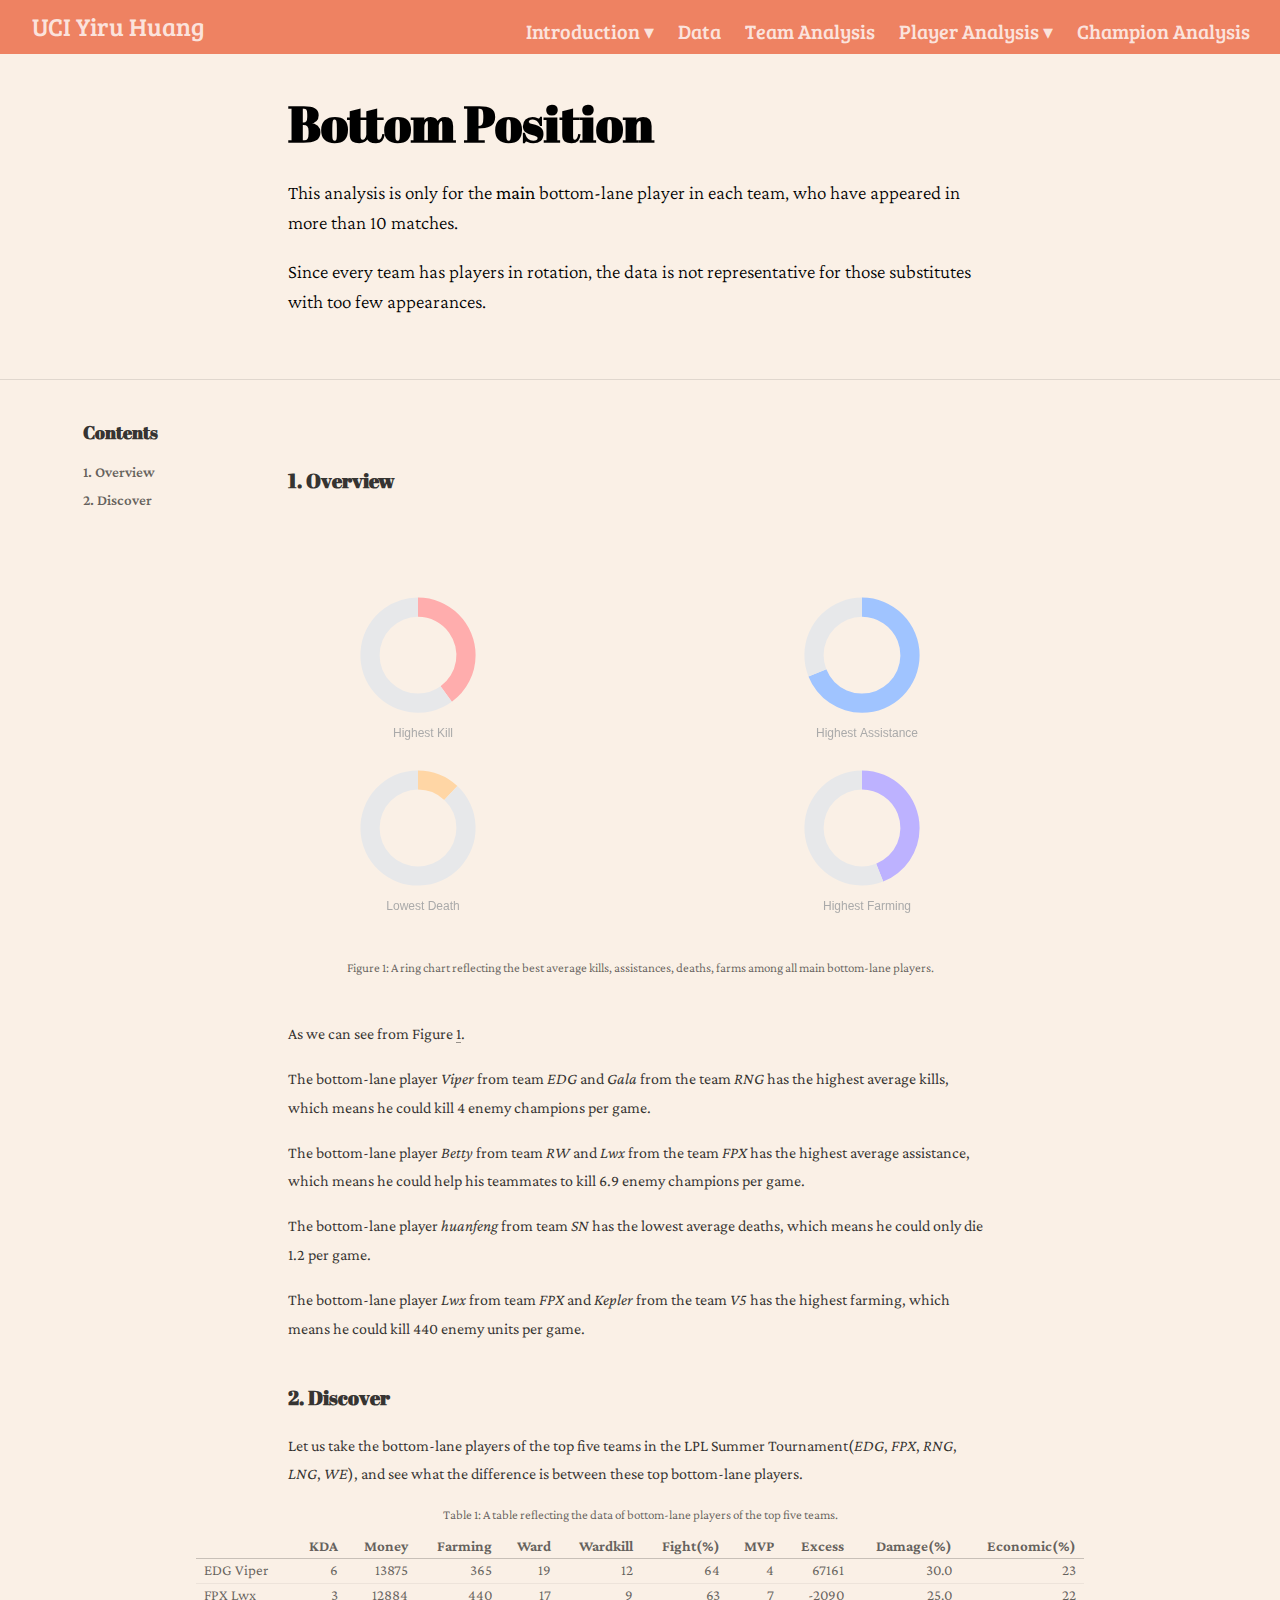
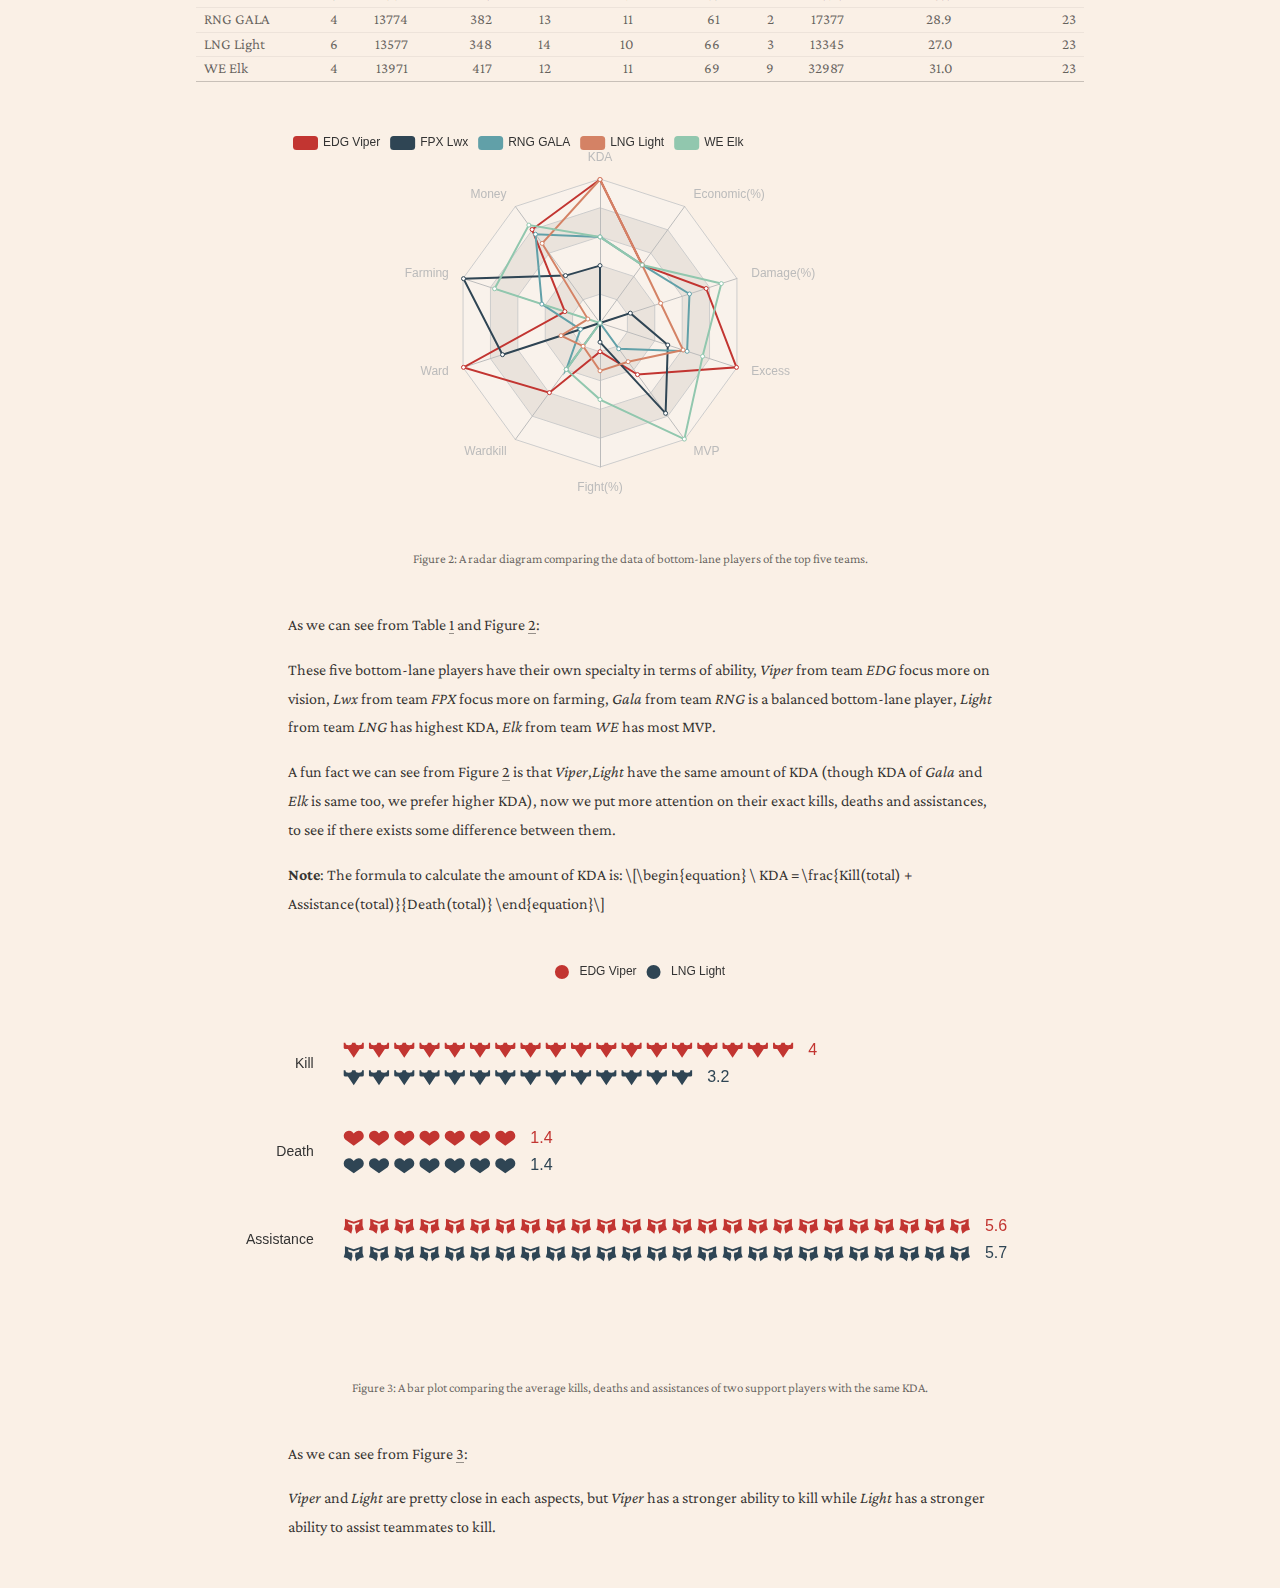
<file: bottom.html>
<!DOCTYPE html>

<html xmlns="http://www.w3.org/1999/xhtml" lang="" xml:lang="">

<head>
  <meta charset="utf-8"/>
  <meta name="viewport" content="width=device-width, initial-scale=1"/>
  <meta http-equiv="X-UA-Compatible" content="IE=Edge,chrome=1"/>
  <meta name="generator" content="distill" />

  <style type="text/css">
  /* Hide doc at startup (prevent jankiness while JS renders/transforms) */
  body {
    visibility: hidden;
  }
  </style>

 <!--radix_placeholder_import_source-->
 <!--/radix_placeholder_import_source-->

<style type="text/css">code{white-space: pre;}</style>
<style type="text/css" data-origin="pandoc">
pre > code.sourceCode { white-space: pre; position: relative; }
pre > code.sourceCode > span { display: inline-block; line-height: 1.25; }
pre > code.sourceCode > span:empty { height: 1.2em; }
.sourceCode { overflow: visible; }
code.sourceCode > span { color: inherit; text-decoration: inherit; }
div.sourceCode { margin: 1em 0; }
pre.sourceCode { margin: 0; }
@media screen {
div.sourceCode { overflow: auto; }
}
@media print {
pre > code.sourceCode { white-space: pre-wrap; }
pre > code.sourceCode > span { text-indent: -5em; padding-left: 5em; }
}
pre.numberSource code
  { counter-reset: source-line 0; }
pre.numberSource code > span
  { position: relative; left: -4em; counter-increment: source-line; }
pre.numberSource code > span > a:first-child::before
  { content: counter(source-line);
    position: relative; left: -1em; text-align: right; vertical-align: baseline;
    border: none; display: inline-block;
    -webkit-touch-callout: none; -webkit-user-select: none;
    -khtml-user-select: none; -moz-user-select: none;
    -ms-user-select: none; user-select: none;
    padding: 0 4px; width: 4em;
    color: #aaaaaa;
  }
pre.numberSource { margin-left: 3em; border-left: 1px solid #aaaaaa;  padding-left: 4px; }
div.sourceCode
  {   }
@media screen {
pre > code.sourceCode > span > a:first-child::before { text-decoration: underline; }
}
code span.al { color: #ad0000; } /* Alert */
code span.an { color: #5e5e5e; } /* Annotation */
code span.at { } /* Attribute */
code span.bn { color: #ad0000; } /* BaseN */
code span.bu { } /* BuiltIn */
code span.cf { color: #007ba5; } /* ControlFlow */
code span.ch { color: #20794d; } /* Char */
code span.cn { color: #8f5902; } /* Constant */
code span.co { color: #5e5e5e; } /* Comment */
code span.cv { color: #5e5e5e; font-style: italic; } /* CommentVar */
code span.do { color: #5e5e5e; font-style: italic; } /* Documentation */
code span.dt { color: #ad0000; } /* DataType */
code span.dv { color: #ad0000; } /* DecVal */
code span.er { color: #ad0000; } /* Error */
code span.ex { } /* Extension */
code span.fl { color: #ad0000; } /* Float */
code span.fu { color: #4758ab; } /* Function */
code span.im { } /* Import */
code span.in { color: #5e5e5e; } /* Information */
code span.kw { color: #007ba5; } /* Keyword */
code span.op { color: #5e5e5e; } /* Operator */
code span.ot { color: #007ba5; } /* Other */
code span.pp { color: #ad0000; } /* Preprocessor */
code span.sc { color: #5e5e5e; } /* SpecialChar */
code span.ss { color: #20794d; } /* SpecialString */
code span.st { color: #20794d; } /* String */
code span.va { color: #111111; } /* Variable */
code span.vs { color: #20794d; } /* VerbatimString */
code span.wa { color: #5e5e5e; font-style: italic; } /* Warning */
</style>


  <!--radix_placeholder_meta_tags-->
  <title>UCI Yiru Huang: Bottom Position</title>

  <meta property="description" itemprop="description" content="This analysis is only for the **main** bottom-lane player in each team, who have appeared in more than 10 matches.&#10;&#10;Since every team has players in rotation, the data is not representative for those substitutes with too few appearances."/>



  <!--  https://developers.facebook.com/docs/sharing/webmasters#markup -->
  <meta property="og:title" content="UCI Yiru Huang: Bottom Position"/>
  <meta property="og:type" content="article"/>
  <meta property="og:description" content="This analysis is only for the **main** bottom-lane player in each team, who have appeared in more than 10 matches.&#10;&#10;Since every team has players in rotation, the data is not representative for those substitutes with too few appearances."/>
  <meta property="og:locale" content="en_US"/>
  <meta property="og:site_name" content="UCI Yiru Huang"/>

  <!--  https://dev.twitter.com/cards/types/summary -->
  <meta property="twitter:card" content="summary"/>
  <meta property="twitter:title" content="UCI Yiru Huang: Bottom Position"/>
  <meta property="twitter:description" content="This analysis is only for the **main** bottom-lane player in each team, who have appeared in more than 10 matches.&#10;&#10;Since every team has players in rotation, the data is not representative for those substitutes with too few appearances."/>

  <!--/radix_placeholder_meta_tags-->
  <!--radix_placeholder_rmarkdown_metadata-->

  <script type="text/json" id="radix-rmarkdown-metadata">
  {"type":"list","attributes":{"names":{"type":"character","attributes":{},"value":["title","description","output"]}},"value":[{"type":"character","attributes":{},"value":["Bottom Position"]},{"type":"character","attributes":{},"value":["This analysis is only for the **main** bottom-lane player in each team, who have appeared in more than 10 matches.\n\nSince every team has players in rotation, the data is not representative for those substitutes with too few appearances.\n"]},{"type":"list","attributes":{"names":{"type":"character","attributes":{},"value":["distill::distill_article"]}},"value":[{"type":"list","attributes":{"names":{"type":"character","attributes":{},"value":["toc"]}},"value":[{"type":"logical","attributes":{},"value":[true]}]}]}]}
  </script>
  <!--/radix_placeholder_rmarkdown_metadata-->
  <!--radix_placeholder_navigation_in_header-->
  <meta name="distill:offset" content=""/>

  <script type="application/javascript">

    window.headroom_prevent_pin = false;

    window.document.addEventListener("DOMContentLoaded", function (event) {

      // initialize headroom for banner
      var header = $('header').get(0);
      var headerHeight = header.offsetHeight;
      var headroom = new Headroom(header, {
        tolerance: 5,
        onPin : function() {
          if (window.headroom_prevent_pin) {
            window.headroom_prevent_pin = false;
            headroom.unpin();
          }
        }
      });
      headroom.init();
      if(window.location.hash)
        headroom.unpin();
      $(header).addClass('headroom--transition');

      // offset scroll location for banner on hash change
      // (see: https://github.com/WickyNilliams/headroom.js/issues/38)
      window.addEventListener("hashchange", function(event) {
        window.scrollTo(0, window.pageYOffset - (headerHeight + 25));
      });

      // responsive menu
      $('.distill-site-header').each(function(i, val) {
        var topnav = $(this);
        var toggle = topnav.find('.nav-toggle');
        toggle.on('click', function() {
          topnav.toggleClass('responsive');
        });
      });

      // nav dropdowns
      $('.nav-dropbtn').click(function(e) {
        $(this).next('.nav-dropdown-content').toggleClass('nav-dropdown-active');
        $(this).parent().siblings('.nav-dropdown')
           .children('.nav-dropdown-content').removeClass('nav-dropdown-active');
      });
      $("body").click(function(e){
        $('.nav-dropdown-content').removeClass('nav-dropdown-active');
      });
      $(".nav-dropdown").click(function(e){
        e.stopPropagation();
      });
    });
  </script>

  <style type="text/css">

  /* Theme (user-documented overrideables for nav appearance) */

  .distill-site-nav {
    color: rgba(255, 255, 255, 0.8);
    background-color: #0F2E3D;
    font-size: 15px;
    font-weight: 300;
  }

  .distill-site-nav a {
    color: inherit;
    text-decoration: none;
  }

  .distill-site-nav a:hover {
    color: white;
  }

  @media print {
    .distill-site-nav {
      display: none;
    }
  }

  .distill-site-header {

  }

  .distill-site-footer {

  }


  /* Site Header */

  .distill-site-header {
    width: 100%;
    box-sizing: border-box;
    z-index: 3;
  }

  .distill-site-header .nav-left {
    display: inline-block;
    margin-left: 8px;
  }

  @media screen and (max-width: 768px) {
    .distill-site-header .nav-left {
      margin-left: 0;
    }
  }


  .distill-site-header .nav-right {
    float: right;
    margin-right: 8px;
  }

  .distill-site-header a,
  .distill-site-header .title {
    display: inline-block;
    text-align: center;
    padding: 14px 10px 14px 10px;
  }

  .distill-site-header .title {
    font-size: 18px;
    min-width: 150px;
  }

  .distill-site-header .logo {
    padding: 0;
  }

  .distill-site-header .logo img {
    display: none;
    max-height: 20px;
    width: auto;
    margin-bottom: -4px;
  }

  .distill-site-header .nav-image img {
    max-height: 18px;
    width: auto;
    display: inline-block;
    margin-bottom: -3px;
  }



  @media screen and (min-width: 1000px) {
    .distill-site-header .logo img {
      display: inline-block;
    }
    .distill-site-header .nav-left {
      margin-left: 20px;
    }
    .distill-site-header .nav-right {
      margin-right: 20px;
    }
    .distill-site-header .title {
      padding-left: 12px;
    }
  }


  .distill-site-header .nav-toggle {
    display: none;
  }

  .nav-dropdown {
    display: inline-block;
    position: relative;
  }

  .nav-dropdown .nav-dropbtn {
    border: none;
    outline: none;
    color: rgba(255, 255, 255, 0.8);
    padding: 16px 10px;
    background-color: transparent;
    font-family: inherit;
    font-size: inherit;
    font-weight: inherit;
    margin: 0;
    margin-top: 1px;
    z-index: 2;
  }

  .nav-dropdown-content {
    display: none;
    position: absolute;
    background-color: white;
    min-width: 200px;
    border: 1px solid rgba(0,0,0,0.15);
    border-radius: 4px;
    box-shadow: 0px 8px 16px 0px rgba(0,0,0,0.1);
    z-index: 1;
    margin-top: 2px;
    white-space: nowrap;
    padding-top: 4px;
    padding-bottom: 4px;
  }

  .nav-dropdown-content hr {
    margin-top: 4px;
    margin-bottom: 4px;
    border: none;
    border-bottom: 1px solid rgba(0, 0, 0, 0.1);
  }

  .nav-dropdown-active {
    display: block;
  }

  .nav-dropdown-content a, .nav-dropdown-content .nav-dropdown-header {
    color: black;
    padding: 6px 24px;
    text-decoration: none;
    display: block;
    text-align: left;
  }

  .nav-dropdown-content .nav-dropdown-header {
    display: block;
    padding: 5px 24px;
    padding-bottom: 0;
    text-transform: uppercase;
    font-size: 14px;
    color: #999999;
    white-space: nowrap;
  }

  .nav-dropdown:hover .nav-dropbtn {
    color: white;
  }

  .nav-dropdown-content a:hover {
    background-color: #ddd;
    color: black;
  }

  .nav-right .nav-dropdown-content {
    margin-left: -45%;
    right: 0;
  }

  @media screen and (max-width: 768px) {
    .distill-site-header a, .distill-site-header .nav-dropdown  {display: none;}
    .distill-site-header a.nav-toggle {
      float: right;
      display: block;
    }
    .distill-site-header .title {
      margin-left: 0;
    }
    .distill-site-header .nav-right {
      margin-right: 0;
    }
    .distill-site-header {
      overflow: hidden;
    }
    .nav-right .nav-dropdown-content {
      margin-left: 0;
    }
  }


  @media screen and (max-width: 768px) {
    .distill-site-header.responsive {position: relative; min-height: 500px; }
    .distill-site-header.responsive a.nav-toggle {
      position: absolute;
      right: 0;
      top: 0;
    }
    .distill-site-header.responsive a,
    .distill-site-header.responsive .nav-dropdown {
      display: block;
      text-align: left;
    }
    .distill-site-header.responsive .nav-left,
    .distill-site-header.responsive .nav-right {
      width: 100%;
    }
    .distill-site-header.responsive .nav-dropdown {float: none;}
    .distill-site-header.responsive .nav-dropdown-content {position: relative;}
    .distill-site-header.responsive .nav-dropdown .nav-dropbtn {
      display: block;
      width: 100%;
      text-align: left;
    }
  }

  /* Site Footer */

  .distill-site-footer {
    width: 100%;
    overflow: hidden;
    box-sizing: border-box;
    z-index: 3;
    margin-top: 30px;
    padding-top: 30px;
    padding-bottom: 30px;
    text-align: center;
  }

  /* Headroom */

  d-title {
    padding-top: 6rem;
  }

  @media print {
    d-title {
      padding-top: 4rem;
    }
  }

  .headroom {
    z-index: 1000;
    position: fixed;
    top: 0;
    left: 0;
    right: 0;
  }

  .headroom--transition {
    transition: all .4s ease-in-out;
  }

  .headroom--unpinned {
    top: -100px;
  }

  .headroom--pinned {
    top: 0;
  }

  /* adjust viewport for navbar height */
  /* helps vertically center bootstrap (non-distill) content */
  .min-vh-100 {
    min-height: calc(100vh - 100px) !important;
  }

  </style>

  <script src="site_libs/jquery-3.6.0/jquery-3.6.0.min.js"></script>
  <link href="site_libs/font-awesome-5.1.0/css/all.css" rel="stylesheet"/>
  <link href="site_libs/font-awesome-5.1.0/css/v4-shims.css" rel="stylesheet"/>
  <script src="site_libs/headroom-0.9.4/headroom.min.js"></script>
  <script src="site_libs/autocomplete-0.37.1/autocomplete.min.js"></script>
  <script src="site_libs/fuse-6.4.1/fuse.min.js"></script>

  <script type="application/javascript">

  function getMeta(metaName) {
    var metas = document.getElementsByTagName('meta');
    for (let i = 0; i < metas.length; i++) {
      if (metas[i].getAttribute('name') === metaName) {
        return metas[i].getAttribute('content');
      }
    }
    return '';
  }

  function offsetURL(url) {
    var offset = getMeta('distill:offset');
    return offset ? offset + '/' + url : url;
  }

  function createFuseIndex() {

    // create fuse index
    var options = {
      keys: [
        { name: 'title', weight: 20 },
        { name: 'categories', weight: 15 },
        { name: 'description', weight: 10 },
        { name: 'contents', weight: 5 },
      ],
      ignoreLocation: true,
      threshold: 0
    };
    var fuse = new window.Fuse([], options);

    // fetch the main search.json
    return fetch(offsetURL('search.json'))
      .then(function(response) {
        if (response.status == 200) {
          return response.json().then(function(json) {
            // index main articles
            json.articles.forEach(function(article) {
              fuse.add(article);
            });
            // download collections and index their articles
            return Promise.all(json.collections.map(function(collection) {
              return fetch(offsetURL(collection)).then(function(response) {
                if (response.status === 200) {
                  return response.json().then(function(articles) {
                    articles.forEach(function(article) {
                      fuse.add(article);
                    });
                  })
                } else {
                  return Promise.reject(
                    new Error('Unexpected status from search index request: ' +
                              response.status)
                  );
                }
              });
            })).then(function() {
              return fuse;
            });
          });

        } else {
          return Promise.reject(
            new Error('Unexpected status from search index request: ' +
                        response.status)
          );
        }
      });
  }

  window.document.addEventListener("DOMContentLoaded", function (event) {

    // get search element (bail if we don't have one)
    var searchEl = window.document.getElementById('distill-search');
    if (!searchEl)
      return;

    createFuseIndex()
      .then(function(fuse) {

        // make search box visible
        searchEl.classList.remove('hidden');

        // initialize autocomplete
        var options = {
          autoselect: true,
          hint: false,
          minLength: 2,
        };
        window.autocomplete(searchEl, options, [{
          source: function(query, callback) {
            const searchOptions = {
              isCaseSensitive: false,
              shouldSort: true,
              minMatchCharLength: 2,
              limit: 10,
            };
            var results = fuse.search(query, searchOptions);
            callback(results
              .map(function(result) { return result.item; })
            );
          },
          templates: {
            suggestion: function(suggestion) {
              var img = suggestion.preview && Object.keys(suggestion.preview).length > 0
                ? `<img src="${offsetURL(suggestion.preview)}"</img>`
                : '';
              var html = `
                <div class="search-item">
                  <h3>${suggestion.title}</h3>
                  <div class="search-item-description">
                    ${suggestion.description || ''}
                  </div>
                  <div class="search-item-preview">
                    ${img}
                  </div>
                </div>
              `;
              return html;
            }
          }
        }]).on('autocomplete:selected', function(event, suggestion) {
          window.location.href = offsetURL(suggestion.path);
        });
        // remove inline display style on autocompleter (we want to
        // manage responsive display via css)
        $('.algolia-autocomplete').css("display", "");
      })
      .catch(function(error) {
        console.log(error);
      });

  });

  </script>

  <style type="text/css">

  .nav-search {
    font-size: x-small;
  }

  /* Algolioa Autocomplete */

  .algolia-autocomplete {
    display: inline-block;
    margin-left: 10px;
    vertical-align: sub;
    background-color: white;
    color: black;
    padding: 6px;
    padding-top: 8px;
    padding-bottom: 0;
    border-radius: 6px;
    border: 1px #0F2E3D solid;
    width: 180px;
  }


  @media screen and (max-width: 768px) {
    .distill-site-nav .algolia-autocomplete {
      display: none;
      visibility: hidden;
    }
    .distill-site-nav.responsive .algolia-autocomplete {
      display: inline-block;
      visibility: visible;
    }
    .distill-site-nav.responsive .algolia-autocomplete .aa-dropdown-menu {
      margin-left: 0;
      width: 400px;
      max-height: 400px;
    }
  }

  .algolia-autocomplete .aa-input, .algolia-autocomplete .aa-hint {
    width: 90%;
    outline: none;
    border: none;
  }

  .algolia-autocomplete .aa-hint {
    color: #999;
  }
  .algolia-autocomplete .aa-dropdown-menu {
    width: 550px;
    max-height: 70vh;
    overflow-x: visible;
    overflow-y: scroll;
    padding: 5px;
    margin-top: 3px;
    margin-left: -150px;
    background-color: #fff;
    border-radius: 5px;
    border: 1px solid #999;
    border-top: none;
  }

  .algolia-autocomplete .aa-dropdown-menu .aa-suggestion {
    cursor: pointer;
    padding: 5px 4px;
    border-bottom: 1px solid #eee;
  }

  .algolia-autocomplete .aa-dropdown-menu .aa-suggestion:last-of-type {
    border-bottom: none;
    margin-bottom: 2px;
  }

  .algolia-autocomplete .aa-dropdown-menu .aa-suggestion .search-item {
    overflow: hidden;
    font-size: 0.8em;
    line-height: 1.4em;
  }

  .algolia-autocomplete .aa-dropdown-menu .aa-suggestion .search-item h3 {
    font-size: 1rem;
    margin-block-start: 0;
    margin-block-end: 5px;
  }

  .algolia-autocomplete .aa-dropdown-menu .aa-suggestion .search-item-description {
    display: inline-block;
    overflow: hidden;
    height: 2.8em;
    width: 80%;
    margin-right: 4%;
  }

  .algolia-autocomplete .aa-dropdown-menu .aa-suggestion .search-item-preview {
    display: inline-block;
    width: 15%;
  }

  .algolia-autocomplete .aa-dropdown-menu .aa-suggestion .search-item-preview img {
    height: 3em;
    width: auto;
    display: none;
  }

  .algolia-autocomplete .aa-dropdown-menu .aa-suggestion .search-item-preview img[src] {
    display: initial;
  }

  .algolia-autocomplete .aa-dropdown-menu .aa-suggestion.aa-cursor {
    background-color: #eee;
  }
  .algolia-autocomplete .aa-dropdown-menu .aa-suggestion em {
    font-weight: bold;
    font-style: normal;
  }

  </style>


  <!--/radix_placeholder_navigation_in_header-->
  <!--radix_placeholder_distill-->

  <style type="text/css">

  body {
    background-color: white;
  }

  .pandoc-table {
    width: 100%;
  }

  .pandoc-table>caption {
    margin-bottom: 10px;
  }

  .pandoc-table th:not([align]) {
    text-align: left;
  }

  .pagedtable-footer {
    font-size: 15px;
  }

  d-byline .byline {
    grid-template-columns: 2fr 2fr;
  }

  d-byline .byline h3 {
    margin-block-start: 1.5em;
  }

  d-byline .byline .authors-affiliations h3 {
    margin-block-start: 0.5em;
  }

  .authors-affiliations .orcid-id {
    width: 16px;
    height:16px;
    margin-left: 4px;
    margin-right: 4px;
    vertical-align: middle;
    padding-bottom: 2px;
  }

  d-title .dt-tags {
    margin-top: 1em;
    grid-column: text;
  }

  .dt-tags .dt-tag {
    text-decoration: none;
    display: inline-block;
    color: rgba(0,0,0,0.6);
    padding: 0em 0.4em;
    margin-right: 0.5em;
    margin-bottom: 0.4em;
    font-size: 70%;
    border: 1px solid rgba(0,0,0,0.2);
    border-radius: 3px;
    text-transform: uppercase;
    font-weight: 500;
  }

  d-article table.gt_table td,
  d-article table.gt_table th {
    border-bottom: none;
  }

  .html-widget {
    margin-bottom: 2.0em;
  }

  .l-screen-inset {
    padding-right: 16px;
  }

  .l-screen .caption {
    margin-left: 10px;
  }

  .shaded {
    background: rgb(247, 247, 247);
    padding-top: 20px;
    padding-bottom: 20px;
    border-top: 1px solid rgba(0, 0, 0, 0.1);
    border-bottom: 1px solid rgba(0, 0, 0, 0.1);
  }

  .shaded .html-widget {
    margin-bottom: 0;
    border: 1px solid rgba(0, 0, 0, 0.1);
  }

  .shaded .shaded-content {
    background: white;
  }

  .text-output {
    margin-top: 0;
    line-height: 1.5em;
  }

  .hidden {
    display: none !important;
  }

  d-article {
    padding-top: 2.5rem;
    padding-bottom: 30px;
  }

  d-appendix {
    padding-top: 30px;
  }

  d-article>p>img {
    width: 100%;
  }

  d-article h2 {
    margin: 1rem 0 1.5rem 0;
  }

  d-article h3 {
    margin-top: 1.5rem;
  }

  d-article iframe {
    border: 1px solid rgba(0, 0, 0, 0.1);
    margin-bottom: 2.0em;
    width: 100%;
  }

  /* Tweak code blocks */

  d-article div.sourceCode code,
  d-article pre code {
    font-family: Consolas, Monaco, 'Andale Mono', 'Ubuntu Mono', monospace;
  }

  d-article pre,
  d-article div.sourceCode,
  d-article div.sourceCode pre {
    overflow: auto;
  }

  d-article div.sourceCode {
    background-color: white;
  }

  d-article div.sourceCode pre {
    padding-left: 10px;
    font-size: 12px;
    border-left: 2px solid rgba(0,0,0,0.1);
  }

  d-article pre {
    font-size: 12px;
    color: black;
    background: none;
    margin-top: 0;
    text-align: left;
    white-space: pre;
    word-spacing: normal;
    word-break: normal;
    word-wrap: normal;
    line-height: 1.5;

    -moz-tab-size: 4;
    -o-tab-size: 4;
    tab-size: 4;

    -webkit-hyphens: none;
    -moz-hyphens: none;
    -ms-hyphens: none;
    hyphens: none;
  }

  d-article pre a {
    border-bottom: none;
  }

  d-article pre a:hover {
    border-bottom: none;
    text-decoration: underline;
  }

  d-article details {
    grid-column: text;
    margin-bottom: 0.8em;
  }

  @media(min-width: 768px) {

  d-article pre,
  d-article div.sourceCode,
  d-article div.sourceCode pre {
    overflow: visible !important;
  }

  d-article div.sourceCode pre {
    padding-left: 18px;
    font-size: 14px;
  }

  d-article pre {
    font-size: 14px;
  }

  }

  figure img.external {
    background: white;
    border: 1px solid rgba(0, 0, 0, 0.1);
    box-shadow: 0 1px 8px rgba(0, 0, 0, 0.1);
    padding: 18px;
    box-sizing: border-box;
  }

  /* CSS for d-contents */

  .d-contents {
    grid-column: text;
    color: rgba(0,0,0,0.8);
    font-size: 0.9em;
    padding-bottom: 1em;
    margin-bottom: 1em;
    padding-bottom: 0.5em;
    margin-bottom: 1em;
    padding-left: 0.25em;
    justify-self: start;
  }

  @media(min-width: 1000px) {
    .d-contents.d-contents-float {
      height: 0;
      grid-column-start: 1;
      grid-column-end: 4;
      justify-self: center;
      padding-right: 3em;
      padding-left: 2em;
    }
  }

  .d-contents nav h3 {
    font-size: 18px;
    margin-top: 0;
    margin-bottom: 1em;
  }

  .d-contents li {
    list-style-type: none
  }

  .d-contents nav > ul {
    padding-left: 0;
  }

  .d-contents ul {
    padding-left: 1em
  }

  .d-contents nav ul li {
    margin-top: 0.6em;
    margin-bottom: 0.2em;
  }

  .d-contents nav a {
    font-size: 13px;
    border-bottom: none;
    text-decoration: none
    color: rgba(0, 0, 0, 0.8);
  }

  .d-contents nav a:hover {
    text-decoration: underline solid rgba(0, 0, 0, 0.6)
  }

  .d-contents nav > ul > li > a {
    font-weight: 600;
  }

  .d-contents nav > ul > li > ul {
    font-weight: inherit;
  }

  .d-contents nav > ul > li > ul > li {
    margin-top: 0.2em;
  }


  .d-contents nav ul {
    margin-top: 0;
    margin-bottom: 0.25em;
  }

  .d-article-with-toc h2:nth-child(2) {
    margin-top: 0;
  }


  /* Figure */

  .figure {
    position: relative;
    margin-bottom: 2.5em;
    margin-top: 1.5em;
  }

  .figure img {
    width: 100%;
  }

  .figure .caption {
    color: rgba(0, 0, 0, 0.6);
    font-size: 12px;
    line-height: 1.5em;
  }

  .figure img.external {
    background: white;
    border: 1px solid rgba(0, 0, 0, 0.1);
    box-shadow: 0 1px 8px rgba(0, 0, 0, 0.1);
    padding: 18px;
    box-sizing: border-box;
  }

  .figure .caption a {
    color: rgba(0, 0, 0, 0.6);
  }

  .figure .caption b,
  .figure .caption strong, {
    font-weight: 600;
    color: rgba(0, 0, 0, 1.0);
  }

  /* Citations */

  d-article .citation {
    color: inherit;
    cursor: inherit;
  }

  div.hanging-indent{
    margin-left: 1em; text-indent: -1em;
  }

  /* Citation hover box */

  .tippy-box[data-theme~=light-border] {
    background-color: rgba(250, 250, 250, 0.95);
  }

  .tippy-content > p {
    margin-bottom: 0;
    padding: 2px;
  }


  /* Tweak 1000px media break to show more text */

  @media(min-width: 1000px) {
    .base-grid,
    distill-header,
    d-title,
    d-abstract,
    d-article,
    d-appendix,
    distill-appendix,
    d-byline,
    d-footnote-list,
    d-citation-list,
    distill-footer {
      grid-template-columns: [screen-start] 1fr [page-start kicker-start] 80px [middle-start] 50px [text-start kicker-end] 65px 65px 65px 65px 65px 65px 65px 65px [text-end gutter-start] 65px [middle-end] 65px [page-end gutter-end] 1fr [screen-end];
      grid-column-gap: 16px;
    }

    .grid {
      grid-column-gap: 16px;
    }

    d-article {
      font-size: 1.06rem;
      line-height: 1.7em;
    }
    figure .caption, .figure .caption, figure figcaption {
      font-size: 13px;
    }
  }

  @media(min-width: 1180px) {
    .base-grid,
    distill-header,
    d-title,
    d-abstract,
    d-article,
    d-appendix,
    distill-appendix,
    d-byline,
    d-footnote-list,
    d-citation-list,
    distill-footer {
      grid-template-columns: [screen-start] 1fr [page-start kicker-start] 60px [middle-start] 60px [text-start kicker-end] 60px 60px 60px 60px 60px 60px 60px 60px [text-end gutter-start] 60px [middle-end] 60px [page-end gutter-end] 1fr [screen-end];
      grid-column-gap: 32px;
    }

    .grid {
      grid-column-gap: 32px;
    }
  }


  /* Get the citation styles for the appendix (not auto-injected on render since
     we do our own rendering of the citation appendix) */

  d-appendix .citation-appendix,
  .d-appendix .citation-appendix {
    font-size: 11px;
    line-height: 15px;
    border-left: 1px solid rgba(0, 0, 0, 0.1);
    padding-left: 18px;
    border: 1px solid rgba(0,0,0,0.1);
    background: rgba(0, 0, 0, 0.02);
    padding: 10px 18px;
    border-radius: 3px;
    color: rgba(150, 150, 150, 1);
    overflow: hidden;
    margin-top: -12px;
    white-space: pre-wrap;
    word-wrap: break-word;
  }

  /* Include appendix styles here so they can be overridden */

  d-appendix {
    contain: layout style;
    font-size: 0.8em;
    line-height: 1.7em;
    margin-top: 60px;
    margin-bottom: 0;
    border-top: 1px solid rgba(0, 0, 0, 0.1);
    color: rgba(0,0,0,0.5);
    padding-top: 60px;
    padding-bottom: 48px;
  }

  d-appendix h3 {
    grid-column: page-start / text-start;
    font-size: 15px;
    font-weight: 500;
    margin-top: 1em;
    margin-bottom: 0;
    color: rgba(0,0,0,0.65);
  }

  d-appendix h3 + * {
    margin-top: 1em;
  }

  d-appendix ol {
    padding: 0 0 0 15px;
  }

  @media (min-width: 768px) {
    d-appendix ol {
      padding: 0 0 0 30px;
      margin-left: -30px;
    }
  }

  d-appendix li {
    margin-bottom: 1em;
  }

  d-appendix a {
    color: rgba(0, 0, 0, 0.6);
  }

  d-appendix > * {
    grid-column: text;
  }

  d-appendix > d-footnote-list,
  d-appendix > d-citation-list,
  d-appendix > distill-appendix {
    grid-column: screen;
  }

  /* Include footnote styles here so they can be overridden */

  d-footnote-list {
    contain: layout style;
  }

  d-footnote-list > * {
    grid-column: text;
  }

  d-footnote-list a.footnote-backlink {
    color: rgba(0,0,0,0.3);
    padding-left: 0.5em;
  }



  /* Anchor.js */

  .anchorjs-link {
    /*transition: all .25s linear; */
    text-decoration: none;
    border-bottom: none;
  }
  *:hover > .anchorjs-link {
    margin-left: -1.125em !important;
    text-decoration: none;
    border-bottom: none;
  }

  /* Social footer */

  .social_footer {
    margin-top: 30px;
    margin-bottom: 0;
    color: rgba(0,0,0,0.67);
  }

  .disqus-comments {
    margin-right: 30px;
  }

  .disqus-comment-count {
    border-bottom: 1px solid rgba(0, 0, 0, 0.4);
    cursor: pointer;
  }

  #disqus_thread {
    margin-top: 30px;
  }

  .article-sharing a {
    border-bottom: none;
    margin-right: 8px;
  }

  .article-sharing a:hover {
    border-bottom: none;
  }

  .sidebar-section.subscribe {
    font-size: 12px;
    line-height: 1.6em;
  }

  .subscribe p {
    margin-bottom: 0.5em;
  }


  .article-footer .subscribe {
    font-size: 15px;
    margin-top: 45px;
  }


  .sidebar-section.custom {
    font-size: 12px;
    line-height: 1.6em;
  }

  .custom p {
    margin-bottom: 0.5em;
  }

  /* Styles for listing layout (hide title) */
  .layout-listing d-title, .layout-listing .d-title {
    display: none;
  }

  /* Styles for posts lists (not auto-injected) */


  .posts-with-sidebar {
    padding-left: 45px;
    padding-right: 45px;
  }

  .posts-list .description h2,
  .posts-list .description p {
    font-family: -apple-system, BlinkMacSystemFont, "Segoe UI", Roboto, Oxygen, Ubuntu, Cantarell, "Fira Sans", "Droid Sans", "Helvetica Neue", Arial, sans-serif;
  }

  .posts-list .description h2 {
    font-weight: 700;
    border-bottom: none;
    padding-bottom: 0;
  }

  .posts-list h2.post-tag {
    border-bottom: 1px solid rgba(0, 0, 0, 0.2);
    padding-bottom: 12px;
  }
  .posts-list {
    margin-top: 60px;
    margin-bottom: 24px;
  }

  .posts-list .post-preview {
    text-decoration: none;
    overflow: hidden;
    display: block;
    border-bottom: 1px solid rgba(0, 0, 0, 0.1);
    padding: 24px 0;
  }

  .post-preview-last {
    border-bottom: none !important;
  }

  .posts-list .posts-list-caption {
    grid-column: screen;
    font-weight: 400;
  }

  .posts-list .post-preview h2 {
    margin: 0 0 6px 0;
    line-height: 1.2em;
    font-style: normal;
    font-size: 24px;
  }

  .posts-list .post-preview p {
    margin: 0 0 12px 0;
    line-height: 1.4em;
    font-size: 16px;
  }

  .posts-list .post-preview .thumbnail {
    box-sizing: border-box;
    margin-bottom: 24px;
    position: relative;
    max-width: 500px;
  }
  .posts-list .post-preview img {
    width: 100%;
    display: block;
  }

  .posts-list .metadata {
    font-size: 12px;
    line-height: 1.4em;
    margin-bottom: 18px;
  }

  .posts-list .metadata > * {
    display: inline-block;
  }

  .posts-list .metadata .publishedDate {
    margin-right: 2em;
  }

  .posts-list .metadata .dt-authors {
    display: block;
    margin-top: 0.3em;
    margin-right: 2em;
  }

  .posts-list .dt-tags {
    display: block;
    line-height: 1em;
  }

  .posts-list .dt-tags .dt-tag {
    display: inline-block;
    color: rgba(0,0,0,0.6);
    padding: 0.3em 0.4em;
    margin-right: 0.2em;
    margin-bottom: 0.4em;
    font-size: 60%;
    border: 1px solid rgba(0,0,0,0.2);
    border-radius: 3px;
    text-transform: uppercase;
    font-weight: 500;
  }

  .posts-list img {
    opacity: 1;
  }

  .posts-list img[data-src] {
    opacity: 0;
  }

  .posts-more {
    clear: both;
  }


  .posts-sidebar {
    font-size: 16px;
  }

  .posts-sidebar h3 {
    font-size: 16px;
    margin-top: 0;
    margin-bottom: 0.5em;
    font-weight: 400;
    text-transform: uppercase;
  }

  .sidebar-section {
    margin-bottom: 30px;
  }

  .categories ul {
    list-style-type: none;
    margin: 0;
    padding: 0;
  }

  .categories li {
    color: rgba(0, 0, 0, 0.8);
    margin-bottom: 0;
  }

  .categories li>a {
    border-bottom: none;
  }

  .categories li>a:hover {
    border-bottom: 1px solid rgba(0, 0, 0, 0.4);
  }

  .categories .active {
    font-weight: 600;
  }

  .categories .category-count {
    color: rgba(0, 0, 0, 0.4);
  }


  @media(min-width: 768px) {
    .posts-list .post-preview h2 {
      font-size: 26px;
    }
    .posts-list .post-preview .thumbnail {
      float: right;
      width: 30%;
      margin-bottom: 0;
    }
    .posts-list .post-preview .description {
      float: left;
      width: 45%;
    }
    .posts-list .post-preview .metadata {
      float: left;
      width: 20%;
      margin-top: 8px;
    }
    .posts-list .post-preview p {
      margin: 0 0 12px 0;
      line-height: 1.5em;
      font-size: 16px;
    }
    .posts-with-sidebar .posts-list {
      float: left;
      width: 75%;
    }
    .posts-with-sidebar .posts-sidebar {
      float: right;
      width: 20%;
      margin-top: 60px;
      padding-top: 24px;
      padding-bottom: 24px;
    }
  }


  /* Improve display for browsers without grid (IE/Edge <= 15) */

  .downlevel {
    line-height: 1.6em;
    font-family: -apple-system, BlinkMacSystemFont, "Segoe UI", Roboto, Oxygen, Ubuntu, Cantarell, "Fira Sans", "Droid Sans", "Helvetica Neue", Arial, sans-serif;
    margin: 0;
  }

  .downlevel .d-title {
    padding-top: 6rem;
    padding-bottom: 1.5rem;
  }

  .downlevel .d-title h1 {
    font-size: 50px;
    font-weight: 700;
    line-height: 1.1em;
    margin: 0 0 0.5rem;
  }

  .downlevel .d-title p {
    font-weight: 300;
    font-size: 1.2rem;
    line-height: 1.55em;
    margin-top: 0;
  }

  .downlevel .d-byline {
    padding-top: 0.8em;
    padding-bottom: 0.8em;
    font-size: 0.8rem;
    line-height: 1.8em;
  }

  .downlevel .section-separator {
    border: none;
    border-top: 1px solid rgba(0, 0, 0, 0.1);
  }

  .downlevel .d-article {
    font-size: 1.06rem;
    line-height: 1.7em;
    padding-top: 1rem;
    padding-bottom: 2rem;
  }


  .downlevel .d-appendix {
    padding-left: 0;
    padding-right: 0;
    max-width: none;
    font-size: 0.8em;
    line-height: 1.7em;
    margin-bottom: 0;
    color: rgba(0,0,0,0.5);
    padding-top: 40px;
    padding-bottom: 48px;
  }

  .downlevel .footnotes ol {
    padding-left: 13px;
  }

  .downlevel .base-grid,
  .downlevel .distill-header,
  .downlevel .d-title,
  .downlevel .d-abstract,
  .downlevel .d-article,
  .downlevel .d-appendix,
  .downlevel .distill-appendix,
  .downlevel .d-byline,
  .downlevel .d-footnote-list,
  .downlevel .d-citation-list,
  .downlevel .distill-footer,
  .downlevel .appendix-bottom,
  .downlevel .posts-container {
    padding-left: 40px;
    padding-right: 40px;
  }

  @media(min-width: 768px) {
    .downlevel .base-grid,
    .downlevel .distill-header,
    .downlevel .d-title,
    .downlevel .d-abstract,
    .downlevel .d-article,
    .downlevel .d-appendix,
    .downlevel .distill-appendix,
    .downlevel .d-byline,
    .downlevel .d-footnote-list,
    .downlevel .d-citation-list,
    .downlevel .distill-footer,
    .downlevel .appendix-bottom,
    .downlevel .posts-container {
    padding-left: 150px;
    padding-right: 150px;
    max-width: 900px;
  }
  }

  .downlevel pre code {
    display: block;
    border-left: 2px solid rgba(0, 0, 0, .1);
    padding: 0 0 0 20px;
    font-size: 14px;
  }

  .downlevel code, .downlevel pre {
    color: black;
    background: none;
    font-family: Consolas, Monaco, 'Andale Mono', 'Ubuntu Mono', monospace;
    text-align: left;
    white-space: pre;
    word-spacing: normal;
    word-break: normal;
    word-wrap: normal;
    line-height: 1.5;

    -moz-tab-size: 4;
    -o-tab-size: 4;
    tab-size: 4;

    -webkit-hyphens: none;
    -moz-hyphens: none;
    -ms-hyphens: none;
    hyphens: none;
  }

  .downlevel .posts-list .post-preview {
    color: inherit;
  }



  </style>

  <script type="application/javascript">

  function is_downlevel_browser() {
    if (bowser.isUnsupportedBrowser({ msie: "12", msedge: "16"},
                                   window.navigator.userAgent)) {
      return true;
    } else {
      return window.load_distill_framework === undefined;
    }
  }

  // show body when load is complete
  function on_load_complete() {

    // add anchors
    if (window.anchors) {
      window.anchors.options.placement = 'left';
      window.anchors.add('d-article > h2, d-article > h3, d-article > h4, d-article > h5');
    }


    // set body to visible
    document.body.style.visibility = 'visible';

    // force redraw for leaflet widgets
    if (window.HTMLWidgets) {
      var maps = window.HTMLWidgets.findAll(".leaflet");
      $.each(maps, function(i, el) {
        var map = this.getMap();
        map.invalidateSize();
        map.eachLayer(function(layer) {
          if (layer instanceof L.TileLayer)
            layer.redraw();
        });
      });
    }

    // trigger 'shown' so htmlwidgets resize
    $('d-article').trigger('shown');
  }

  function init_distill() {

    init_common();

    // create front matter
    var front_matter = $('<d-front-matter></d-front-matter>');
    $('#distill-front-matter').wrap(front_matter);

    // create d-title
    $('.d-title').changeElementType('d-title');

    // create d-byline
    var byline = $('<d-byline></d-byline>');
    $('.d-byline').replaceWith(byline);

    // create d-article
    var article = $('<d-article></d-article>');
    $('.d-article').wrap(article).children().unwrap();

    // move posts container into article
    $('.posts-container').appendTo($('d-article'));

    // create d-appendix
    $('.d-appendix').changeElementType('d-appendix');

    // flag indicating that we have appendix items
    var appendix = $('.appendix-bottom').children('h3').length > 0;

    // replace footnotes with <d-footnote>
    $('.footnote-ref').each(function(i, val) {
      appendix = true;
      var href = $(this).attr('href');
      var id = href.replace('#', '');
      var fn = $('#' + id);
      var fn_p = $('#' + id + '>p');
      fn_p.find('.footnote-back').remove();
      var text = fn_p.html();
      var dtfn = $('<d-footnote></d-footnote>');
      dtfn.html(text);
      $(this).replaceWith(dtfn);
    });
    // remove footnotes
    $('.footnotes').remove();

    // move refs into #references-listing
    $('#references-listing').replaceWith($('#refs'));

    $('h1.appendix, h2.appendix').each(function(i, val) {
      $(this).changeElementType('h3');
    });
    $('h3.appendix').each(function(i, val) {
      var id = $(this).attr('id');
      $('.d-contents a[href="#' + id + '"]').parent().remove();
      appendix = true;
      $(this).nextUntil($('h1, h2, h3')).addBack().appendTo($('d-appendix'));
    });

    // show d-appendix if we have appendix content
    $("d-appendix").css('display', appendix ? 'grid' : 'none');

    // localize layout chunks to just output
    $('.layout-chunk').each(function(i, val) {

      // capture layout
      var layout = $(this).attr('data-layout');

      // apply layout to markdown level block elements
      var elements = $(this).children().not('details, div.sourceCode, pre, script');
      elements.each(function(i, el) {
        var layout_div = $('<div class="' + layout + '"></div>');
        if (layout_div.hasClass('shaded')) {
          var shaded_content = $('<div class="shaded-content"></div>');
          $(this).wrap(shaded_content);
          $(this).parent().wrap(layout_div);
        } else {
          $(this).wrap(layout_div);
        }
      });


      // unwrap the layout-chunk div
      $(this).children().unwrap();
    });

    // remove code block used to force  highlighting css
    $('.distill-force-highlighting-css').parent().remove();

    // remove empty line numbers inserted by pandoc when using a
    // custom syntax highlighting theme
    $('code.sourceCode a:empty').remove();

    // load distill framework
    load_distill_framework();

    // wait for window.distillRunlevel == 4 to do post processing
    function distill_post_process() {

      if (!window.distillRunlevel || window.distillRunlevel < 4)
        return;

      // hide author/affiliations entirely if we have no authors
      var front_matter = JSON.parse($("#distill-front-matter").html());
      var have_authors = front_matter.authors && front_matter.authors.length > 0;
      if (!have_authors)
        $('d-byline').addClass('hidden');

      // article with toc class
      $('.d-contents').parent().addClass('d-article-with-toc');

      // strip links that point to #
      $('.authors-affiliations').find('a[href="#"]').removeAttr('href');

      // add orcid ids
      $('.authors-affiliations').find('.author').each(function(i, el) {
        var orcid_id = front_matter.authors[i].orcidID;
        if (orcid_id) {
          var a = $('<a></a>');
          a.attr('href', 'https://orcid.org/' + orcid_id);
          var img = $('<img></img>');
          img.addClass('orcid-id');
          img.attr('alt', 'ORCID ID');
          img.attr('src','[data-uri]');
          a.append(img);
          $(this).append(a);
        }
      });

      // hide elements of author/affiliations grid that have no value
      function hide_byline_column(caption) {
        $('d-byline').find('h3:contains("' + caption + '")').parent().css('visibility', 'hidden');
      }

      // affiliations
      var have_affiliations = false;
      for (var i = 0; i<front_matter.authors.length; ++i) {
        var author = front_matter.authors[i];
        if (author.affiliation !== "&nbsp;") {
          have_affiliations = true;
          break;
        }
      }
      if (!have_affiliations)
        $('d-byline').find('h3:contains("Affiliations")').css('visibility', 'hidden');

      // published date
      if (!front_matter.publishedDate)
        hide_byline_column("Published");

      // document object identifier
      var doi = $('d-byline').find('h3:contains("DOI")');
      var doi_p = doi.next().empty();
      if (!front_matter.doi) {
        // if we have a citation and valid citationText then link to that
        if ($('#citation').length > 0 && front_matter.citationText) {
          doi.html('Citation');
          $('<a href="#citation"></a>')
            .text(front_matter.citationText)
            .appendTo(doi_p);
        } else {
          hide_byline_column("DOI");
        }
      } else {
        $('<a></a>')
           .attr('href', "https://doi.org/" + front_matter.doi)
           .html(front_matter.doi)
           .appendTo(doi_p);
      }

       // change plural form of authors/affiliations
      if (front_matter.authors.length === 1) {
        var grid = $('.authors-affiliations');
        grid.children('h3:contains("Authors")').text('Author');
        grid.children('h3:contains("Affiliations")').text('Affiliation');
      }

      // remove d-appendix and d-footnote-list local styles
      $('d-appendix > style:first-child').remove();
      $('d-footnote-list > style:first-child').remove();

      // move appendix-bottom entries to the bottom
      $('.appendix-bottom').appendTo('d-appendix').children().unwrap();
      $('.appendix-bottom').remove();

      // hoverable references
      $('span.citation[data-cites]').each(function() {
        var refs = $(this).attr('data-cites').split(" ");
        var refHtml = refs.map(function(ref) {
          return "<p>" + $('#ref-' + ref).html() + "</p>";
        }).join("\n");
        window.tippy(this, {
          allowHTML: true,
          content: refHtml,
          maxWidth: 500,
          interactive: true,
          interactiveBorder: 10,
          theme: 'light-border',
          placement: 'bottom-start'
        });
      });

      // clear polling timer
      clearInterval(tid);

      // show body now that everything is ready
      on_load_complete();
    }

    var tid = setInterval(distill_post_process, 50);
    distill_post_process();

  }

  function init_downlevel() {

    init_common();

     // insert hr after d-title
    $('.d-title').after($('<hr class="section-separator"/>'));

    // check if we have authors
    var front_matter = JSON.parse($("#distill-front-matter").html());
    var have_authors = front_matter.authors && front_matter.authors.length > 0;

    // manage byline/border
    if (!have_authors)
      $('.d-byline').remove();
    $('.d-byline').after($('<hr class="section-separator"/>'));
    $('.d-byline a').remove();

    // remove toc
    $('.d-contents').remove();

    // move appendix elements
    $('h1.appendix, h2.appendix').each(function(i, val) {
      $(this).changeElementType('h3');
    });
    $('h3.appendix').each(function(i, val) {
      $(this).nextUntil($('h1, h2, h3')).addBack().appendTo($('.d-appendix'));
    });


    // inject headers into references and footnotes
    var refs_header = $('<h3></h3>');
    refs_header.text('References');
    $('#refs').prepend(refs_header);

    var footnotes_header = $('<h3></h3');
    footnotes_header.text('Footnotes');
    $('.footnotes').children('hr').first().replaceWith(footnotes_header);

    // move appendix-bottom entries to the bottom
    $('.appendix-bottom').appendTo('.d-appendix').children().unwrap();
    $('.appendix-bottom').remove();

    // remove appendix if it's empty
    if ($('.d-appendix').children().length === 0)
      $('.d-appendix').remove();

    // prepend separator above appendix
    $('.d-appendix').before($('<hr class="section-separator" style="clear: both"/>'));

    // trim code
    $('pre>code').each(function(i, val) {
      $(this).html($.trim($(this).html()));
    });

    // move posts-container right before article
    $('.posts-container').insertBefore($('.d-article'));

    $('body').addClass('downlevel');

    on_load_complete();
  }


  function init_common() {

    // jquery plugin to change element types
    (function($) {
      $.fn.changeElementType = function(newType) {
        var attrs = {};

        $.each(this[0].attributes, function(idx, attr) {
          attrs[attr.nodeName] = attr.nodeValue;
        });

        this.replaceWith(function() {
          return $("<" + newType + "/>", attrs).append($(this).contents());
        });
      };
    })(jQuery);

    // prevent underline for linked images
    $('a > img').parent().css({'border-bottom' : 'none'});

    // mark non-body figures created by knitr chunks as 100% width
    $('.layout-chunk').each(function(i, val) {
      var figures = $(this).find('img, .html-widget');
      if ($(this).attr('data-layout') !== "l-body") {
        figures.css('width', '100%');
      } else {
        figures.css('max-width', '100%');
        figures.filter("[width]").each(function(i, val) {
          var fig = $(this);
          fig.css('width', fig.attr('width') + 'px');
        });

      }
    });

    // auto-append index.html to post-preview links in file: protocol
    // and in rstudio ide preview
    $('.post-preview').each(function(i, val) {
      if (window.location.protocol === "file:")
        $(this).attr('href', $(this).attr('href') + "index.html");
    });

    // get rid of index.html references in header
    if (window.location.protocol !== "file:") {
      $('.distill-site-header a[href]').each(function(i,val) {
        $(this).attr('href', $(this).attr('href').replace("index.html", "./"));
      });
    }

    // add class to pandoc style tables
    $('tr.header').parent('thead').parent('table').addClass('pandoc-table');
    $('.kable-table').children('table').addClass('pandoc-table');

    // add figcaption style to table captions
    $('caption').parent('table').addClass("figcaption");

    // initialize posts list
    if (window.init_posts_list)
      window.init_posts_list();

    // implmement disqus comment link
    $('.disqus-comment-count').click(function() {
      window.headroom_prevent_pin = true;
      $('#disqus_thread').toggleClass('hidden');
      if (!$('#disqus_thread').hasClass('hidden')) {
        var offset = $(this).offset();
        $(window).resize();
        $('html, body').animate({
          scrollTop: offset.top - 35
        });
      }
    });
  }

  document.addEventListener('DOMContentLoaded', function() {
    if (is_downlevel_browser())
      init_downlevel();
    else
      window.addEventListener('WebComponentsReady', init_distill);
  });

  </script>

  <style type="text/css">
  /* base variables */

  /* Edit the CSS properties in this file to create a custom
     Distill theme. Only edit values in the right column
     for each row; values shown are the CSS defaults.
     To return any property to the default,
     you may set its value to: unset
     All rows must end with a semi-colon.                      */

  /* Optional: embed custom fonts here with `@import`          */
  /* This must remain at the top of this file.                 */



  html {
    /*-- Main font sizes --*/
    --title-size:      50px;
    --body-size:       1.06rem;
    --code-size:       14px;
    --aside-size:      12px;
    --fig-cap-size:    13px;
    /*-- Main font colors --*/
    --title-color:     #000000;
    --header-color:    rgba(0, 0, 0, 0.8);
    --body-color:      rgba(0, 0, 0, 0.8);
    --aside-color:     rgba(0, 0, 0, 0.6);
    --fig-cap-color:   rgba(0, 0, 0, 0.6);
    /*-- Specify custom fonts ~~~ must be imported above   --*/
    --heading-font:    sans-serif;
    --mono-font:       monospace;
    --body-font:       sans-serif;
    --navbar-font:     sans-serif;  /* websites + blogs only */
  }

  /*-- ARTICLE METADATA --*/
  d-byline {
    --heading-size:    0.6rem;
    --heading-color:   rgba(0, 0, 0, 0.5);
    --body-size:       0.8rem;
    --body-color:      rgba(0, 0, 0, 0.8);
  }

  /*-- ARTICLE TABLE OF CONTENTS --*/
  .d-contents {
    --heading-size:    18px;
    --contents-size:   13px;
  }

  /*-- ARTICLE APPENDIX --*/
  d-appendix {
    --heading-size:    15px;
    --heading-color:   rgba(0, 0, 0, 0.65);
    --text-size:       0.8em;
    --text-color:      rgba(0, 0, 0, 0.5);
  }

  /*-- WEBSITE HEADER + FOOTER --*/
  /* These properties only apply to Distill sites and blogs  */

  .distill-site-header {
    --title-size:       18px;
    --text-color:       rgba(255, 255, 255, 0.8);
    --text-size:        15px;
    --hover-color:      white;
    --bkgd-color:       #0F2E3D;
  }

  .distill-site-footer {
    --text-color:       rgba(255, 255, 255, 0.8);
    --text-size:        15px;
    --hover-color:      white;
    --bkgd-color:       #0F2E3D;
  }

  /*-- Additional custom styles --*/
  /* Add any additional CSS rules below                      */
  </style>
  <style type="text/css">
  /* base variables */

  /* Edit the CSS properties in this file to create a custom
     Distill theme. Only edit values in the right column
     for each row; values shown are the CSS defaults.
     To return any property to the default,
     you may set its value to: unset
     All rows must end with a semi-colon.                      */

  /* Optional: embed custom fonts here with `@import`          */
  /* This must remain at the top of this file.                 */

  @import url('https://fonts.googleapis.com/css2?family=Abril Fatface');
  @import url('https://fonts.googleapis.com/css2?family=Crimson Pro');
  @import url('https://fonts.googleapis.com/css2?family=Bree Serif');
  @import url('https://fonts.googleapis.com/css2?family=Dancing Script');

  html {
    /*-- Main font sizes --*/
    --title-size:      50px;
    --body-size:       1rem;
    --code-size:       14px;
    --aside-size:      12px;
    --fig-cap-size:    13px;
    /*-- Main font colors --*/
    --title-color:     #000000;
    --header-color:    rgba(0, 0, 0, 0.8);
    --body-color:      rgba(0, 0, 0, 0.8);
    --aside-color:     rgba(0, 0, 0, 0.6);
    --fig-cap-color:   rgba(0, 0, 0, 0.6);
    /*-- Specify custom fonts ~~~ must be imported above   --*/
    --heading-font:    "Abril Fatface", sans-serif;
    --mono-font:       "Dancing Script", monospace;
    --body-font:       "Crimson Pro", sans-serif;
    --navbar-font:     "Bree Serif", sans-serif;  /* websites + blogs only */
  }

  /*-- ARTICLE METADATA --*/
  d-byline {
    --heading-size:    0.6rem;
    --heading-color:   rgba(0, 0, 0, 0.5);
    --body-size:       0.8rem;
    --body-color:      rgba(0, 0, 0, 0.8);
  }

  /*-- ARTICLE TABLE OF CONTENTS --*/
  .d-contents {
    --heading-size:    18px;
    --contents-size:   15px;
  }

  /*-- ARTICLE APPENDIX --*/
  d-appendix {
    --heading-size:    15px;
    --heading-color:   rgba(0, 0, 0, 0.65);
    --text-size:       0.8em;
    --text-color:      rgba(0, 0, 0, 0.5);
  }

  /*-- WEBSITE HEADER + FOOTER --*/
  /* These properties only apply to Distill sites and blogs  */

  .distill-site-header {
    --title-size:       25px;
    --text-color:       rgba(255, 255, 255, 0.8);
    --text-size:        20px;
    --hover-color:      white;
    --bkgd-color:       #EE8262;
  }

  .distill-site-footer {
    --text-color:       rgba(255, 255, 255, 0.8);
    --text-size:        15px;
    --hover-color:      white;
    --bkgd-color:       #EE8262;
  }

  /*-- Additional custom styles --*/
  /* Add any additional CSS rules below                      */

  body {
    background-color: linen;
  }</style>
  <style type="text/css">
  /* base style */

  /* FONT FAMILIES */

  :root {
    --heading-default: -apple-system, BlinkMacSystemFont, "Segoe UI", Roboto, Oxygen, Ubuntu, Cantarell, "Fira Sans", "Droid Sans", "Helvetica Neue", Arial, sans-serif;
    --mono-default: Consolas, Monaco, 'Andale Mono', 'Ubuntu Mono', monospace;
    --body-default: -apple-system, BlinkMacSystemFont, "Segoe UI", Roboto, Oxygen, Ubuntu, Cantarell, "Fira Sans", "Droid Sans", "Helvetica Neue", Arial, sans-serif;
  }

  body,
  .posts-list .post-preview p,
  .posts-list .description p {
    font-family: var(--body-font), var(--body-default);
  }

  h1, h2, h3, h4, h5, h6,
  .posts-list .post-preview h2,
  .posts-list .description h2 {
    font-family: var(--heading-font), var(--heading-default);
  }

  d-article div.sourceCode code,
  d-article pre code {
    font-family: var(--mono-font), var(--mono-default);
  }


  /*-- TITLE --*/
  d-title h1,
  .posts-list > h1 {
    color: var(--title-color, black);
  }

  d-title h1 {
    font-size: var(--title-size, 50px);
  }

  /*-- HEADERS --*/
  d-article h1,
  d-article h2,
  d-article h3,
  d-article h4,
  d-article h5,
  d-article h6 {
    color: var(--header-color, rgba(0, 0, 0, 0.8));
  }

  /*-- BODY --*/
  d-article > p,  /* only text inside of <p> tags */
  d-article > ul, /* lists */
  d-article > ol {
    color: var(--body-color, rgba(0, 0, 0, 0.8));
    font-size: var(--body-size, 1.06rem);
  }


  /*-- CODE --*/
  d-article div.sourceCode code,
  d-article pre code {
    font-size: var(--code-size, 14px);
  }

  /*-- ASIDE --*/
  d-article aside {
    font-size: var(--aside-size, 12px);
    color: var(--aside-color, rgba(0, 0, 0, 0.6));
  }

  /*-- FIGURE CAPTIONS --*/
  figure .caption,
  figure figcaption,
  .figure .caption {
    font-size: var(--fig-cap-size, 13px);
    color: var(--fig-cap-color, rgba(0, 0, 0, 0.6));
  }

  /*-- METADATA --*/
  d-byline h3 {
    font-size: var(--heading-size, 0.6rem);
    color: var(--heading-color, rgba(0, 0, 0, 0.5));
  }

  d-byline {
    font-size: var(--body-size, 0.8rem);
    color: var(--body-color, rgba(0, 0, 0, 0.8));
  }

  d-byline a,
  d-article d-byline a {
    color: var(--body-color, rgba(0, 0, 0, 0.8));
  }

  /*-- TABLE OF CONTENTS --*/
  .d-contents nav h3 {
    font-size: var(--heading-size, 18px);
  }

  .d-contents nav a {
    font-size: var(--contents-size, 13px);
  }

  /*-- APPENDIX --*/
  d-appendix h3 {
    font-size: var(--heading-size, 15px);
    color: var(--heading-color, rgba(0, 0, 0, 0.65));
  }

  d-appendix {
    font-size: var(--text-size, 0.8em);
    color: var(--text-color, rgba(0, 0, 0, 0.5));
  }

  d-appendix d-footnote-list a.footnote-backlink {
    color: var(--text-color, rgba(0, 0, 0, 0.5));
  }

  /*-- WEBSITE HEADER + FOOTER --*/
  .distill-site-header .title {
    font-size: var(--title-size, 18px);
    font-family: var(--navbar-font), var(--heading-default);
  }

  .distill-site-header a,
  .nav-dropdown .nav-dropbtn {
    font-family: var(--navbar-font), var(--heading-default);
  }

  .nav-dropdown .nav-dropbtn {
    color: var(--text-color, rgba(255, 255, 255, 0.8));
    font-size: var(--text-size, 15px);
  }

  .distill-site-header a:hover,
  .nav-dropdown:hover .nav-dropbtn {
    color: var(--hover-color, white);
  }

  .distill-site-header {
    font-size: var(--text-size, 15px);
    color: var(--text-color, rgba(255, 255, 255, 0.8));
    background-color: var(--bkgd-color, #0F2E3D);
  }

  .distill-site-footer {
    font-size: var(--text-size, 15px);
    color: var(--text-color, rgba(255, 255, 255, 0.8));
    background-color: var(--bkgd-color, #0F2E3D);
  }

  .distill-site-footer a:hover {
    color: var(--hover-color, white);
  }</style>
  <!--/radix_placeholder_distill-->
  <script src="site_libs/header-attrs-2.11/header-attrs.js"></script>
  <script src="site_libs/htmlwidgets-1.5.4/htmlwidgets.js"></script>
  <script src="site_libs/echarts-4.0.0/echarts.min.js"></script>
  <script src="site_libs/echarts-4.0.0/echarts-wordcloud.min.js"></script>
  <script src="site_libs/d3-3.0.1/d3.v3.min.js"></script>
  <script src="site_libs/echarts_shapeFile-3.2.2/china.js"></script>
  <script src="site_libs/echarts_shapeFile-3.2.2/provinceShape.js"></script>
  <script src="site_libs/echarts_shapeFile-3.2.2/world.js"></script>
  <script src="site_libs/echarts-binding-0.0.4/echarts.js"></script>
  <script src="site_libs/default-0.0.4/default.js"></script>
  <script src="site_libs/popper-2.6.0/popper.min.js"></script>
  <link href="site_libs/tippy-6.2.7/tippy.css" rel="stylesheet" />
  <link href="site_libs/tippy-6.2.7/tippy-light-border.css" rel="stylesheet" />
  <script src="site_libs/tippy-6.2.7/tippy.umd.min.js"></script>
  <script src="site_libs/anchor-4.2.2/anchor.min.js"></script>
  <script src="site_libs/bowser-1.9.3/bowser.min.js"></script>
  <script src="site_libs/webcomponents-2.0.0/webcomponents.js"></script>
  <script src="site_libs/distill-2.2.21/template.v2.js"></script>
  <!--radix_placeholder_site_in_header-->
  <!--/radix_placeholder_site_in_header-->


</head>

<body>

<!--radix_placeholder_front_matter-->

<script id="distill-front-matter" type="text/json">
{"title":"Bottom Position","description":"This analysis is only for the **main** bottom-lane player in each team, who have appeared in more than 10 matches.\n\nSince every team has players in rotation, the data is not representative for those substitutes with too few appearances.","authors":[]}
</script>

<!--/radix_placeholder_front_matter-->
<!--radix_placeholder_navigation_before_body-->
<header class="header header--fixed" role="banner">
<nav class="distill-site-nav distill-site-header">
<div class="nav-left">
<a href="index.html" class="title">UCI Yiru Huang</a>
</div>
<div class="nav-right">
<div class="nav-dropdown">
<button class="nav-dropbtn">
Introduction
 
<span class="down-arrow">&#x25BE;</span>
</button>
<div class="nav-dropdown-content">
<a href="about.html">LOL</a>
<a href="lpl.html">LPL</a>
</div>
</div>
<a href="data.html">Data</a>
<a href="team.html">Team Analysis</a>
<div class="nav-dropdown">
<button class="nav-dropbtn">
Player Analysis
 
<span class="down-arrow">&#x25BE;</span>
</button>
<div class="nav-dropdown-content">
<a href="top.html">Top</a>
<a href="mid.html">Middle</a>
<a href="jungle.html">Jungle</a>
<a href="bottom.html">Bottom</a>
<a href="sup.html">Support</a>
</div>
</div>
<a href="champion.html">Champion Analysis</a>
<a href="javascript:void(0);" class="nav-toggle">&#9776;</a>
</div>
</nav>
</header>
<!--/radix_placeholder_navigation_before_body-->
<!--radix_placeholder_site_before_body-->
<!--/radix_placeholder_site_before_body-->

<div class="d-title">
<h1>Bottom Position</h1>
<!--radix_placeholder_categories-->
<!--/radix_placeholder_categories-->
<p><p>This analysis is only for the <strong>main</strong> bottom-lane player in each team, who have appeared in more than 10 matches.</p>
<p>Since every team has players in rotation, the data is not representative for those substitutes with too few appearances.</p></p>
</div>


<div class="d-article">
<div class="d-contents d-contents-float">
<nav class="l-text toc figcaption" id="TOC">
<h3>Contents</h3>
<ul>
<li><a href="#overview">1. Overview</a></li>
<li><a href="#discover">2. Discover</a></li>
</ul>
</nav>
</div>
<div class="layout-chunk" data-layout="l-body">

</div>
<div class="layout-chunk" data-layout="l-body">

</div>
<h3 id="overview">1. Overview</h3>
<div class="layout-chunk" data-layout="l-body-outset">
<div class="figure" style="text-align: center"><span style="display:block;" id="fig:figure1"></span>
<div id="htmlwidget-716693b4cfeb8fbc45ac" style="width:624px;height:384px;" class="echarts html-widget"></div>
<script type="application/json" data-for="htmlwidget-716693b4cfeb8fbc45ac">{"x":{"title":{"text":"","subtext":"","x":"center","y":"top"},"calculable":true,"theme":"default","tooltip":{"show":true,"trigger":"axis"},"toolbox":{"show":true,"x":"right","y":"top","orient":"horizontal","feature":{"mark":{"show":true},"dataZoom":{"show":false},"magicType":{"show":true,"type":["line","bar","stack","tiled"]},"restore":{"show":true},"dataView":{"show":{"readOnly":false}},"saveAsImage":{"show":true}}},"legend":{"show":true,"orient":"horizontal","x":"left","y":"top","data":["Frequency"]},"xAxis":{"position":"bottom","name":"","nameLocation":"start","scale":true,"precision":2,"power":2,"axisLine":{"show":true},"axisTick":{"show":false},"axisLable":{"show":true,"textStyle":{"color":"black"}},"splitLine":{"show":true},"splitArea":{"show":false},"type":"category","data":["(-4,-3]","(-3,-2]","(-2,-1]","(-1,0]","(0,1]","(1,2]","(2,3]","(3,4]"],"boundaryGap":true},"yAxis":{"position":"left","name":"","nameLocation":"start","scale":true,"precision":2,"power":2,"axisLine":{"show":true},"axisTick":{"show":false},"axisLable":{"show":true},"splitLine":{"show":true},"splitArea":{"show":false},"type":"value","boundaryGap":[0,0]},"series":[{"type":"scatter","name":"Frequency","data":[3,24,146,349,324,128,25,1]}]},"evals":[],"jsHooks":{"render":[{"code":"function(el,x){var app={};myChart = echarts.getInstanceByDom(el);option = {\n   title: [\n    {\n      subtext: 'Highest Kill',\n      left: '25%',\n      top: '45%',\n      textAlign: 'center'\n    },\n    {\n      subtext: 'Highest Assistance',\n      left: '75%',\n      top: '45%',\n      textAlign: 'center'\n    },\n    {\n      subtext: 'Lowest Death',\n      left: '25%',\n      top: '90%',\n      textAlign: 'center'\n    },\n    {\n      subtext: 'Highest Farming',\n      left: '75%',\n      top: '90%',\n      textAlign: 'center'\n    }\n  ],\n  tooltip: {\n    trigger: 'item'\n  },\n  series: [\n    {\n      type: 'pie',\n      radius: ['20%', '30%'],\n      center: ['25%', '30%'],\n      avoidLabelOverlap: false,\n      label: {\n        show: false,\n        position: 'center'\n      },\n      emphasis: {\n        label: {\n          show: true,\n          fontSize: '25',\n          fontWeight: 'bold',\n          color: 'black'\n        }\n      },\n      labelLine: {\n        show: false\n      },\n      data: [\n        { value: 4.0, name: 'EDG Viper, RNG Gala', itemStyle:{color:'#ffadad'} },\n        { value: 6.0, name: '', itemStyle:{color:'rgb(231, 232, 234)'} }\n      ]\n    },\n    {\n      type: 'pie',\n      radius: ['20%', '30%'],\n      center: ['75%', '30%'],\n      avoidLabelOverlap: false,\n      label: {\n        show: false,\n        position: 'center'\n      },\n      emphasis: {\n        label: {\n          show: true,\n          fontSize: '25',\n          fontWeight: 'bold',\n          color: 'black'\n        }\n      },\n      labelLine: {\n        show: false\n      },\n      data: [\n        { value: 6.9, name: 'RW Betty, FPX Lwx', itemStyle:{color:'#a0c4ff'} },\n        { value: 3.1, name: '', itemStyle:{color:'rgb(231, 232, 234)'} }\n      ]\n    },\n    {\n      type: 'pie',\n      radius: ['20%', '30%'],\n      center: ['25%', '75%'],\n      avoidLabelOverlap: false,\n      label: {\n        show: false,\n        position: 'center'\n      },\n      emphasis: {\n        label: {\n          show: true,\n          fontSize: '25',\n          fontWeight: 'bold',\n          color: 'black'\n        }\n      },\n      labelLine: {\n        show: false\n      },\n      data: [\n        { value: 1.2, name: 'SN huanfeng', itemStyle:{color:'#ffd6a5'} },\n        { value: 8.8, name: '', itemStyle:{color:'rgb(231, 232, 234)'} }\n      ]\n    },\n    {\n      type: 'pie',\n      radius: ['20%', '30%'],\n      center: ['75%', '75%'],\n      avoidLabelOverlap: false,\n      label: {\n        show: false,\n        position: 'center'\n      },\n      emphasis: {\n        label: {\n          show: true,\n          fontSize: '25',\n          fontWeight: 'bold',\n          color: 'black'\n        }\n      },\n      labelLine: {\n        show: false\n      },\n      data: [\n        { value: 440, name: 'FPX Lwx, V5 Kepler', itemStyle:{color:'#bdb2ff'} },\n        { value: 560, name: '', itemStyle:{color:'rgb(231, 232, 234)'} }\n      ]\n    }\n  ]\n};myChart.setOption(option,true);}","data":null}]}}</script>
<p class="caption">
Figure 1: A ring chart reflecting the best average kills, assistances, deaths, farms among all main bottom-lane players.
</p>
</div>
</div>
<p>As we can see from Figure <a href="#fig:figure1">1</a>.</p>
<p>The bottom-lane player <em>Viper</em> from team <em>EDG</em> and <em>Gala</em> from the team <em>RNG</em> has the highest average kills, which means he could kill 4 enemy champions per game.</p>
<p>The bottom-lane player <em>Betty</em> from team <em>RW</em> and <em>Lwx</em> from the team <em>FPX</em> has the highest average assistance, which means he could help his teammates to kill 6.9 enemy champions per game.</p>
<p>The bottom-lane player <em>huanfeng</em> from team <em>SN</em> has the lowest average deaths, which means he could only die 1.2 per game.</p>
<p>The bottom-lane player <em>Lwx</em> from team <em>FPX</em> and <em>Kepler</em> from the team <em>V5</em> has the highest farming, which means he could kill 440 enemy units per game.</p>
<h3 id="discover">2. Discover</h3>
<p>Let us take the bottom-lane players of the top five teams in the LPL Summer Tournament(<em>EDG</em>, <em>FPX</em>, <em>RNG</em>, <em>LNG</em>, <em>WE</em>), and see what the difference is between these top bottom-lane players.</p>
<div class="layout-chunk" data-layout="l-body">

</div>
<div class="layout-chunk" data-layout="l-body-outset">
<table>
<caption><span id="tab:table1">Table 1: </span>A table reflecting the data of bottom-lane players of the top five teams.</caption>
<thead>
<tr class="header">
<th style="text-align: left;"></th>
<th style="text-align: right;">KDA</th>
<th style="text-align: right;">Money</th>
<th style="text-align: right;">Farming</th>
<th style="text-align: right;">Ward</th>
<th style="text-align: right;">Wardkill</th>
<th style="text-align: right;">Fight(%)</th>
<th style="text-align: right;">MVP</th>
<th style="text-align: right;">Excess</th>
<th style="text-align: right;">Damage(%)</th>
<th style="text-align: right;">Economic(%)</th>
</tr>
</thead>
<tbody>
<tr class="odd">
<td style="text-align: left;">EDG Viper</td>
<td style="text-align: right;">6</td>
<td style="text-align: right;">13875</td>
<td style="text-align: right;">365</td>
<td style="text-align: right;">19</td>
<td style="text-align: right;">12</td>
<td style="text-align: right;">64</td>
<td style="text-align: right;">4</td>
<td style="text-align: right;">67161</td>
<td style="text-align: right;">30.0</td>
<td style="text-align: right;">23</td>
</tr>
<tr class="even">
<td style="text-align: left;">FPX Lwx</td>
<td style="text-align: right;">3</td>
<td style="text-align: right;">12884</td>
<td style="text-align: right;">440</td>
<td style="text-align: right;">17</td>
<td style="text-align: right;">9</td>
<td style="text-align: right;">63</td>
<td style="text-align: right;">7</td>
<td style="text-align: right;">-2090</td>
<td style="text-align: right;">25.0</td>
<td style="text-align: right;">22</td>
</tr>
<tr class="odd">
<td style="text-align: left;">RNG GALA</td>
<td style="text-align: right;">4</td>
<td style="text-align: right;">13774</td>
<td style="text-align: right;">382</td>
<td style="text-align: right;">13</td>
<td style="text-align: right;">11</td>
<td style="text-align: right;">61</td>
<td style="text-align: right;">2</td>
<td style="text-align: right;">17377</td>
<td style="text-align: right;">28.9</td>
<td style="text-align: right;">23</td>
</tr>
<tr class="even">
<td style="text-align: left;">LNG Light</td>
<td style="text-align: right;">6</td>
<td style="text-align: right;">13577</td>
<td style="text-align: right;">348</td>
<td style="text-align: right;">14</td>
<td style="text-align: right;">10</td>
<td style="text-align: right;">66</td>
<td style="text-align: right;">3</td>
<td style="text-align: right;">13345</td>
<td style="text-align: right;">27.0</td>
<td style="text-align: right;">23</td>
</tr>
<tr class="odd">
<td style="text-align: left;">WE Elk</td>
<td style="text-align: right;">4</td>
<td style="text-align: right;">13971</td>
<td style="text-align: right;">417</td>
<td style="text-align: right;">12</td>
<td style="text-align: right;">11</td>
<td style="text-align: right;">69</td>
<td style="text-align: right;">9</td>
<td style="text-align: right;">32987</td>
<td style="text-align: right;">31.0</td>
<td style="text-align: right;">23</td>
</tr>
</tbody>
</table>
</div>
<div class="layout-chunk" data-layout="l-body">
<div class="figure" style="text-align: center"><span style="display:block;" id="fig:figure2"></span>
<div id="htmlwidget-d8d50ef2a97f547880bb" style="width:624px;height:384px;" class="echarts html-widget"></div>
<script type="application/json" data-for="htmlwidget-d8d50ef2a97f547880bb">{"x":{"title":{"text":"","subtext":"","x":"center","y":"top"},"calculable":true,"theme":"default","tooltip":{"show":true,"trigger":"item"},"toolbox":{"show":false,"x":"right","y":"top","orient":"horizontal","feature":{"mark":{"show":true},"dataZoom":{"show":false},"magicType":[],"restore":{"show":true},"dataView":{"show":{"readOnly":false}},"saveAsImage":{"show":true}}},"legend":{"show":true,"orient":"horizontal","x":"left","y":"top","data":["EDG Viper","FPX Lwx","RNG GALA","LNG Light","WE Elk"]},"polar":[{"indicator":[{"text":"KDA","min":1,"max":6},{"text":"Money","min":11865,"max":14362},{"text":"Farming","min":339,"max":440},{"text":"Ward","min":12,"max":19},{"text":"Wardkill","min":9,"max":14},{"text":"Fight(%)","min":61,"max":76},{"text":"MVP","min":0,"max":9},{"text":"Excess","min":-70440,"max":67161},{"text":"Damage(%)","min":23,"max":32},{"text":"Economic(%)","min":22,"max":24}],"startAngle":90,"scale":false,"precision":0,"power":100,"axisLine":{"show":true},"axisLabel":{"show":false},"splitLine":{"show":true},"splitArea":{"show":true}}],"series":[{"type":"radar","data":[{"name":"EDG Viper","value":[6,13875,365,19,12,64,4,67161,30,23]},{"name":"FPX Lwx","value":[3,12884,440,17,9,63,7,-2090,25,22]},{"name":"RNG GALA","value":[4,13774,382,13,11,61,2,17377,28.9,23]},{"name":"LNG Light","value":[6,13577,348,14,10,66,3,13345,27,23]},{"name":"WE Elk","value":[4,13971,417,12,11,69,9,32987,31,23]}]}]},"evals":[],"jsHooks":[]}</script>
<p class="caption">
Figure 2: A radar diagram comparing the data of bottom-lane players of the top five teams.
</p>
</div>
</div>
<p>As we can see from Table <a href="#tab:table1">1</a> and Figure <a href="#fig:figure2">2</a>:</p>
<p>These five bottom-lane players have their own specialty in terms of ability, <em>Viper</em> from team <em>EDG</em> focus more on vision, <em>Lwx</em> from team <em>FPX</em> focus more on farming, <em>Gala</em> from team <em>RNG</em> is a balanced bottom-lane player, <em>Light</em> from team <em>LNG</em> has highest KDA, <em>Elk</em> from team <em>WE</em> has most MVP.</p>
<p>A fun fact we can see from Figure <a href="#fig:figure2">2</a> is that <em>Viper</em>,<em>Light</em> have the same amount of KDA (though KDA of <em>Gala</em> and <em>Elk</em> is same too, we prefer higher KDA), now we put more attention on their exact kills, deaths and assistances, to see if there exists some difference between them.</p>
<p><strong>Note</strong>: The formula to calculate the amount of KDA is: <span class="math display">\[\begin{equation}
\ KDA = \frac{Kill(total) + Assistance(total)}{Death(total)}
\end{equation}\]</span></p>
<div class="layout-chunk" data-layout="l-body-outset">
<div class="figure" style="text-align: center"><span style="display:block;" id="fig:figure3"></span>
<div id="htmlwidget-7bd446ab159afd51c3c7" style="width:624px;height:384px;" class="echarts html-widget"></div>
<script type="application/json" data-for="htmlwidget-7bd446ab159afd51c3c7">{"x":{"title":{"text":"","subtext":"","x":"center","y":"top"},"calculable":true,"theme":"default","tooltip":{"show":true,"trigger":"axis"},"toolbox":{"show":true,"x":"right","y":"top","orient":"horizontal","feature":{"mark":{"show":true},"dataZoom":{"show":false},"magicType":{"show":true,"type":["line","bar","stack","tiled"]},"restore":{"show":true},"dataView":{"show":{"readOnly":false}},"saveAsImage":{"show":true}}},"legend":{"show":true,"orient":"horizontal","x":"left","y":"top","data":["Frequency"]},"xAxis":{"position":"bottom","name":"","nameLocation":"start","scale":true,"precision":2,"power":2,"axisLine":{"show":true},"axisTick":{"show":false},"axisLable":{"show":true,"textStyle":{"color":"black"}},"splitLine":{"show":true},"splitArea":{"show":false},"type":"category","data":["(-4,-3]","(-3,-2]","(-2,-1]","(-1,0]","(0,1]","(1,2]","(2,3]","(3,4]"],"boundaryGap":true},"yAxis":{"position":"left","name":"","nameLocation":"start","scale":true,"precision":2,"power":2,"axisLine":{"show":true},"axisTick":{"show":false},"axisLable":{"show":true},"splitLine":{"show":true},"splitArea":{"show":false},"type":"value","boundaryGap":[0,0]},"series":[{"type":"scatter","name":"Frequency","data":[1,28,131,346,337,135,22,0]}]},"evals":[],"jsHooks":{"render":[{"code":"function(el,x){var app={};myChart = echarts.getInstanceByDom(el);\nconst pathSymbols = {\n  kill:\n    'path://M 4.667 1.333 a 1.333 1.333 0 1 0 2.666 0 h 1.334 a 1.333 1.333 0 1 0 2.666 0 H 12 V 4 a 0.667 0.667 0 0 1 -0.667 0.667 h -1 L 8 9.333 L 5.667 4.667 h -1 A 0.667 0.667 0 0 1 4 4 V 1.333 h 0.667 Z',\n  death:\n    'path://M 8 6.252 l 0.404 -0.41 a 1.7 1.7 0 0 1 2.427 0 c 0.67 0.679 0.67 1.78 0 2.458 L 8 10.333 L 5.168 8.3 a 1.753 1.753 0 0 1 0 -2.458 a 1.7 1.7 0 0 1 2.427 0 l 0.404 0.41 Z',\n  assistance:\n    'path://M 3.333 4.667 l 4.667 2 l 4.666 -2 v 4.666 L 13.333 12 l -2 0.667 l -2 2 l -0.667 -3.334 l 0.223 -2.444 l 1.777 -0.445 l 0.445 -1.777 L 8 8 L 4.889 6.667 l 0.444 1.777 l 1.778 0.445 l 0.222 2.444 l -0.667 3.334 l -2 -2 l -2 -0.667 l 0.667 -2.667 V 4.667 Z'\n};\nconst labelSetting = {\n  show: true,\n  position: 'right',\n  offset: [10, 0],\n  fontSize: 16\n};\noption = {\n  legend: {\n    data: ['EDG Viper', 'LNG Light']\n  },\n  tooltip: {\n    trigger: 'axis',\n    axisPointer: {\n      type: 'shadow'\n    }\n  },\n  grid: {\n    containLabel: true,\n    left: 50\n  },\n  yAxis: {\n    data: ['Kill', 'Death', 'Assistance'],\n    inverse: true,\n    axisLine: { show: false },\n    axisTick: { show: false },\n    axisLabel: {\n      margin: 30,\n      fontSize: 14\n    },\n    axisPointer: {\n      label: {\n        show: true,\n        margin: 30\n      }\n    }\n  },\n  xAxis: {\n    splitLine: { show: false },\n    axisLabel: { show: false },\n    axisTick: { show: false },\n    axisLine: { show: false }\n  },\n  series: [\n    {\n      name: 'EDG Viper',\n      type: 'pictorialBar',\n      label: labelSetting,\n      symbolRepeat: true,\n      symbolSize: ['80%', '60%'],\n      barCategoryGap: '40%',\n      data: [\n        {\n          value: 4.0,\n          symbol: pathSymbols.kill\n        },\n        {\n          value: 1.4,\n          symbol: pathSymbols.death\n        },\n        {\n          value: 5.6,\n          symbol: pathSymbols.assistance\n        }\n      ]\n    },\n    {\n      name: 'LNG Light',\n      type: 'pictorialBar',\n      barGap: '10%',\n      label: labelSetting,\n      symbolRepeat: true,\n      symbolSize: ['80%', '60%'],\n      data: [\n        {\n          value: 3.2,\n          symbol: pathSymbols.kill\n        },\n        {\n          value: 1.4,\n          symbol: pathSymbols.death\n        },\n        {\n          value: 5.7,\n          symbol: pathSymbols.assistance\n        }\n      ]\n    }\n  ]\n};myChart.setOption(option,true);}","data":null}]}}</script>
<p class="caption">
Figure 3: A bar plot comparing the average kills, deaths and assistances of two support players with the same KDA.
</p>
</div>
</div>
<p>As we can see from Figure <a href="#fig:figure3">3</a>:</p>
<p><em>Viper</em> and <em>Light</em> are pretty close in each aspects, but <em>Viper</em> has a stronger ability to kill while <em>Light</em> has a stronger ability to assist teammates to kill.</p>
<div class="sourceCode" id="cb1"><pre class="sourceCode r distill-force-highlighting-css"><code class="sourceCode r"></code></pre></div>
<!--radix_placeholder_article_footer-->
<!--/radix_placeholder_article_footer-->
</div>

<div class="d-appendix">
</div>

<!-- dynamically load mathjax for compatibility with self-contained -->
<script>
  (function () {
    var script = document.createElement("script");
    script.type = "text/javascript";
    script.src  = "https://mathjax.rstudio.com/latest/MathJax.js?config=TeX-AMS-MML_HTMLorMML";
    document.getElementsByTagName("head")[0].appendChild(script);
  })();
</script>

<!--radix_placeholder_site_after_body-->
<!--/radix_placeholder_site_after_body-->
<!--radix_placeholder_appendices-->
<div class="appendix-bottom"></div>
<!--/radix_placeholder_appendices-->
<!--radix_placeholder_navigation_after_body-->
<!--/radix_placeholder_navigation_after_body-->

</body>

</html>
</file>
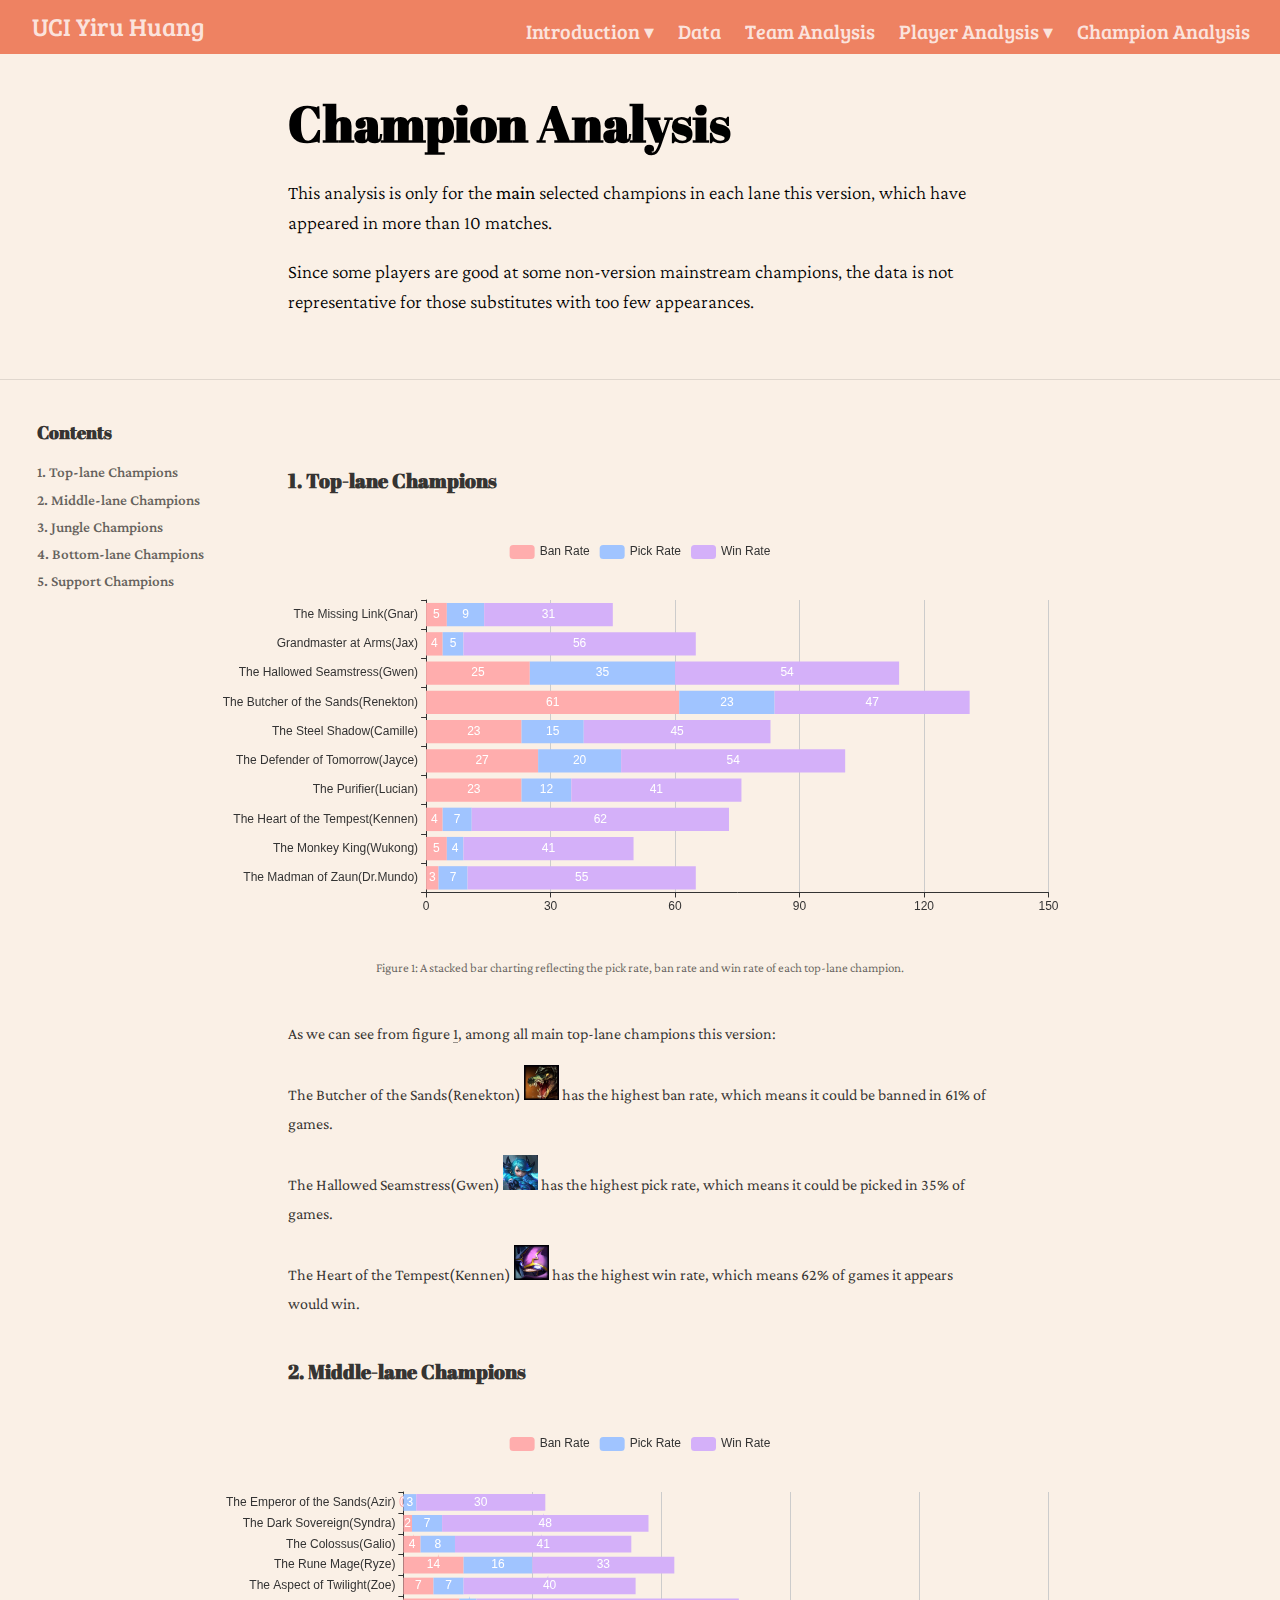
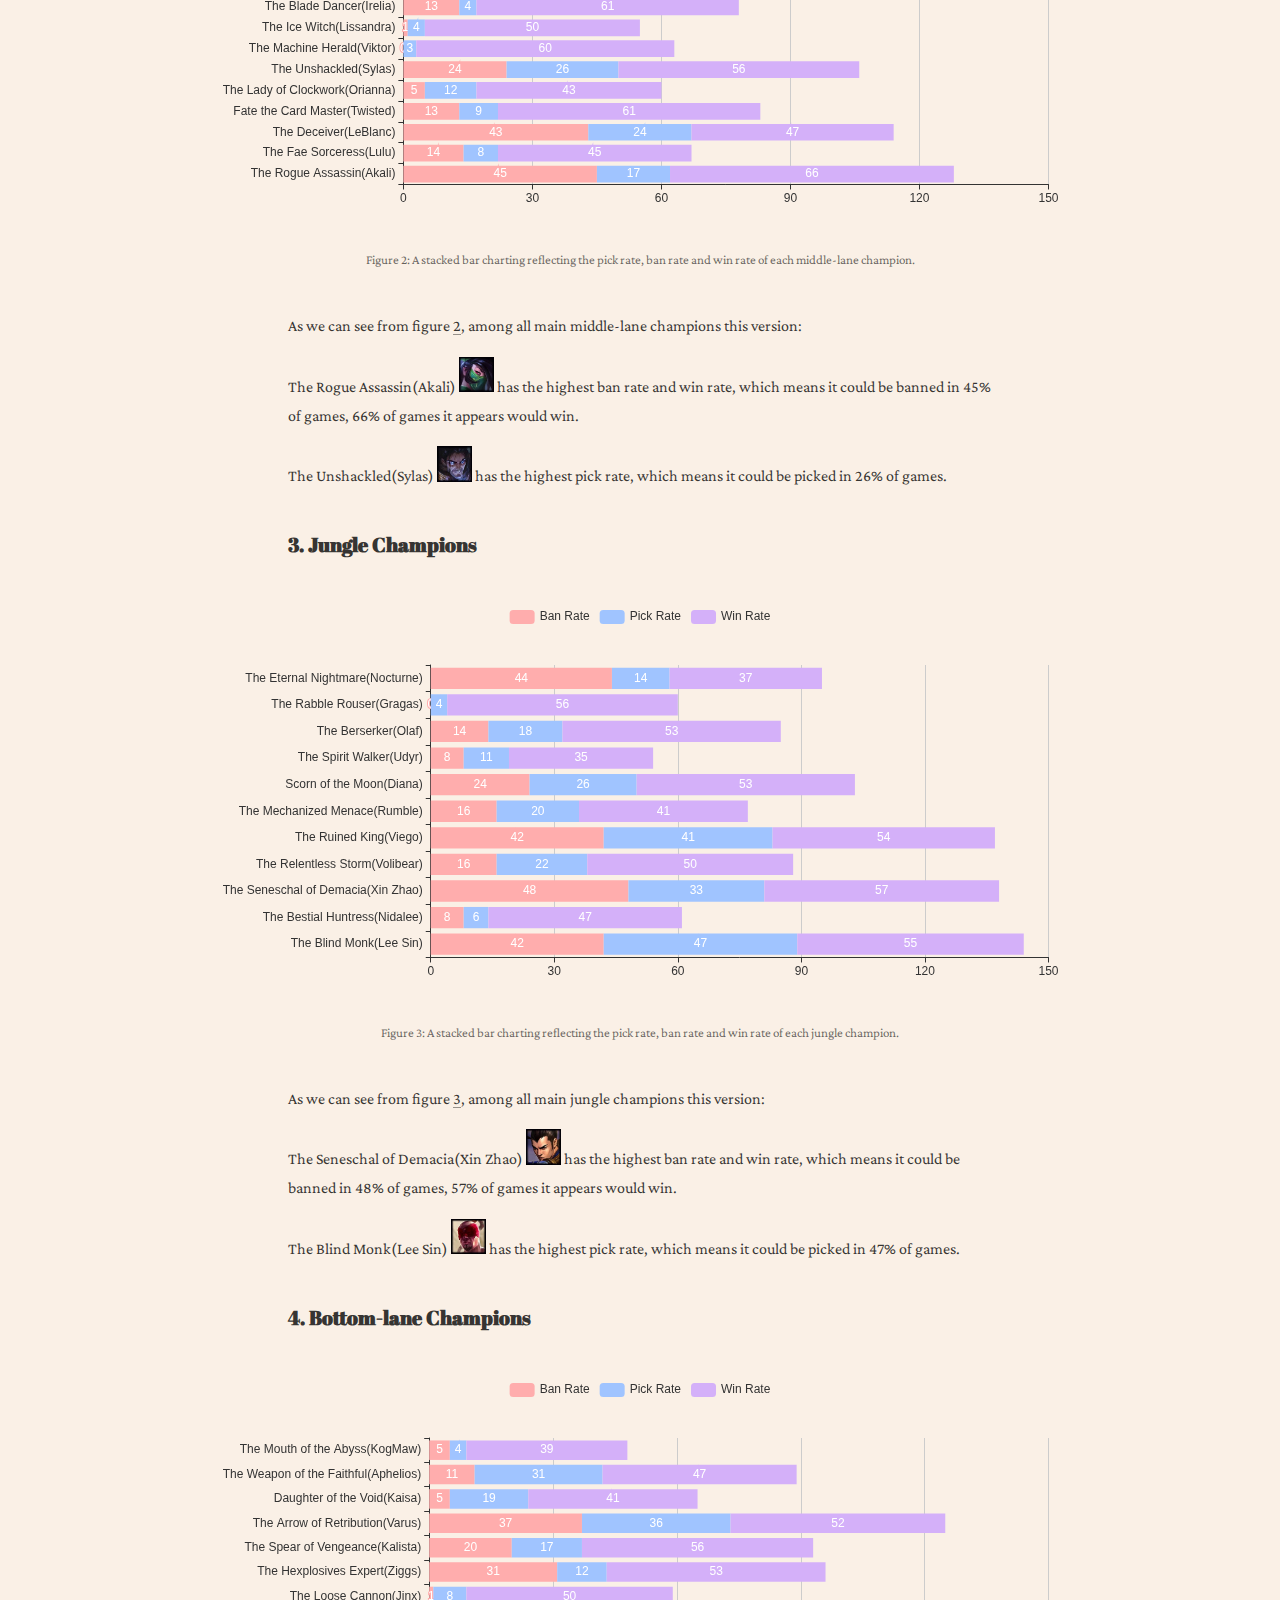
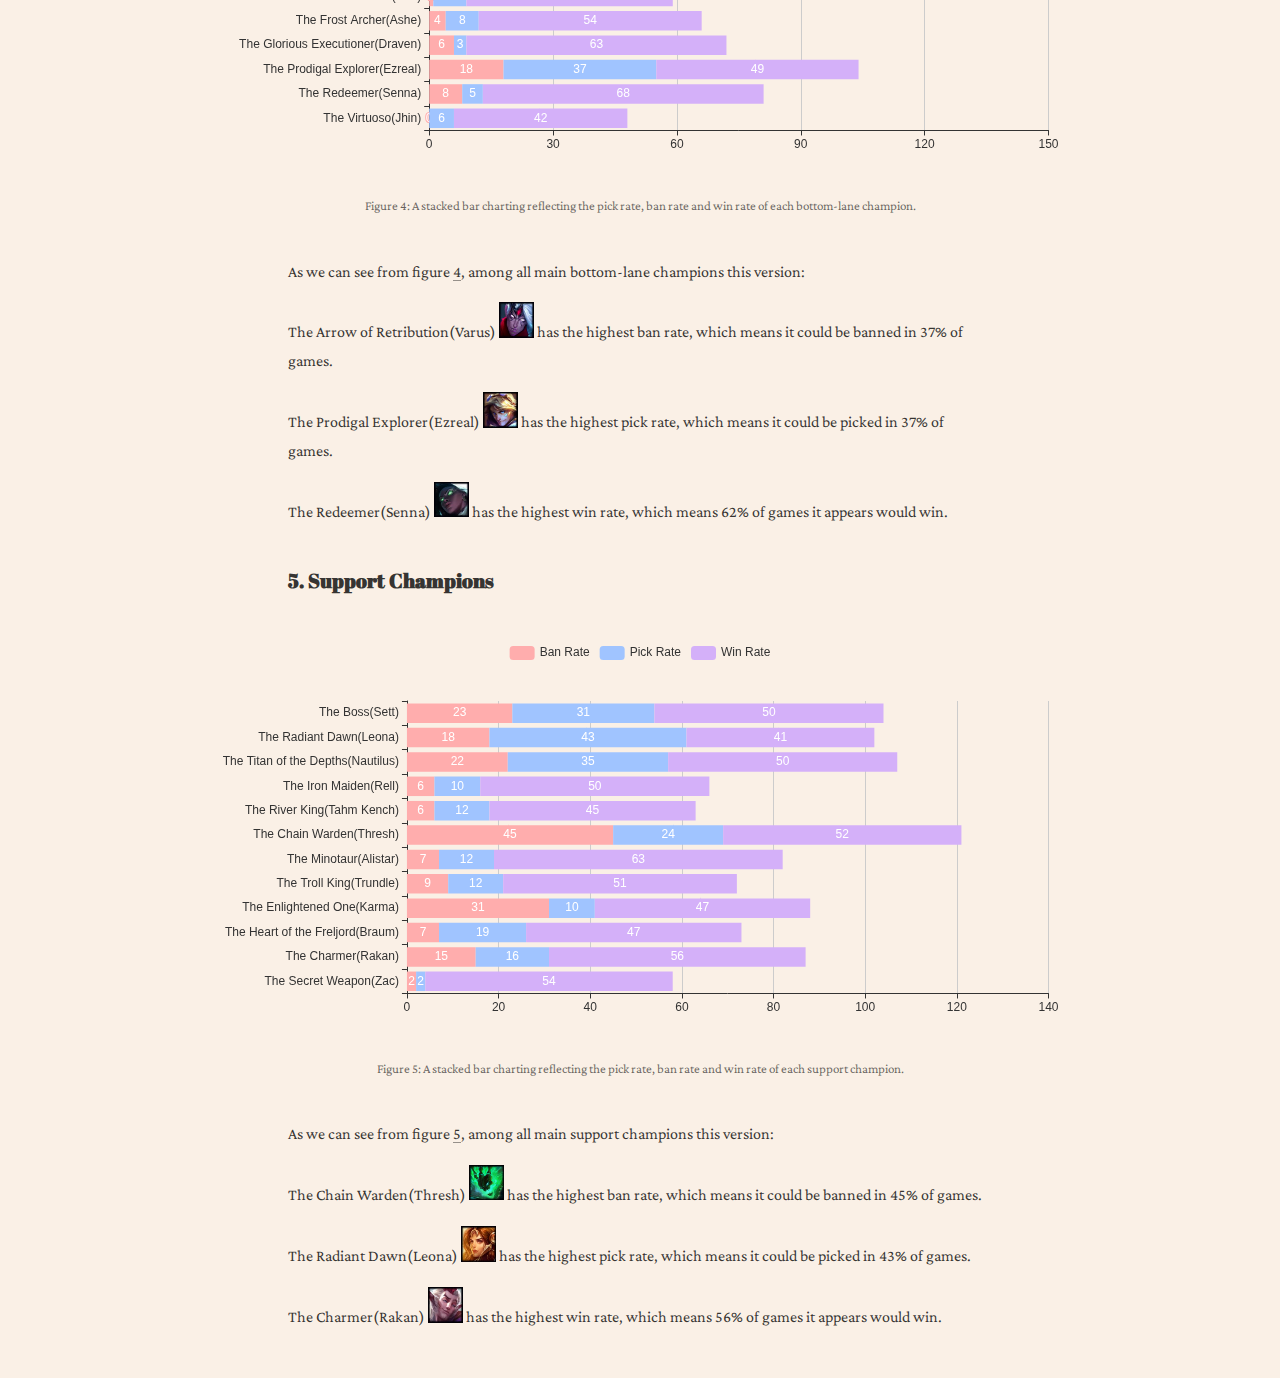
<file: champion.html>
<!DOCTYPE html>

<html xmlns="http://www.w3.org/1999/xhtml" lang="" xml:lang="">

<head>
  <meta charset="utf-8"/>
  <meta name="viewport" content="width=device-width, initial-scale=1"/>
  <meta http-equiv="X-UA-Compatible" content="IE=Edge,chrome=1"/>
  <meta name="generator" content="distill" />

  <style type="text/css">
  /* Hide doc at startup (prevent jankiness while JS renders/transforms) */
  body {
    visibility: hidden;
  }
  </style>

 <!--radix_placeholder_import_source-->
 <!--/radix_placeholder_import_source-->

<style type="text/css">code{white-space: pre;}</style>
<style type="text/css" data-origin="pandoc">
pre > code.sourceCode { white-space: pre; position: relative; }
pre > code.sourceCode > span { display: inline-block; line-height: 1.25; }
pre > code.sourceCode > span:empty { height: 1.2em; }
.sourceCode { overflow: visible; }
code.sourceCode > span { color: inherit; text-decoration: inherit; }
div.sourceCode { margin: 1em 0; }
pre.sourceCode { margin: 0; }
@media screen {
div.sourceCode { overflow: auto; }
}
@media print {
pre > code.sourceCode { white-space: pre-wrap; }
pre > code.sourceCode > span { text-indent: -5em; padding-left: 5em; }
}
pre.numberSource code
  { counter-reset: source-line 0; }
pre.numberSource code > span
  { position: relative; left: -4em; counter-increment: source-line; }
pre.numberSource code > span > a:first-child::before
  { content: counter(source-line);
    position: relative; left: -1em; text-align: right; vertical-align: baseline;
    border: none; display: inline-block;
    -webkit-touch-callout: none; -webkit-user-select: none;
    -khtml-user-select: none; -moz-user-select: none;
    -ms-user-select: none; user-select: none;
    padding: 0 4px; width: 4em;
    color: #aaaaaa;
  }
pre.numberSource { margin-left: 3em; border-left: 1px solid #aaaaaa;  padding-left: 4px; }
div.sourceCode
  {   }
@media screen {
pre > code.sourceCode > span > a:first-child::before { text-decoration: underline; }
}
code span.al { color: #ad0000; } /* Alert */
code span.an { color: #5e5e5e; } /* Annotation */
code span.at { } /* Attribute */
code span.bn { color: #ad0000; } /* BaseN */
code span.bu { } /* BuiltIn */
code span.cf { color: #007ba5; } /* ControlFlow */
code span.ch { color: #20794d; } /* Char */
code span.cn { color: #8f5902; } /* Constant */
code span.co { color: #5e5e5e; } /* Comment */
code span.cv { color: #5e5e5e; font-style: italic; } /* CommentVar */
code span.do { color: #5e5e5e; font-style: italic; } /* Documentation */
code span.dt { color: #ad0000; } /* DataType */
code span.dv { color: #ad0000; } /* DecVal */
code span.er { color: #ad0000; } /* Error */
code span.ex { } /* Extension */
code span.fl { color: #ad0000; } /* Float */
code span.fu { color: #4758ab; } /* Function */
code span.im { } /* Import */
code span.in { color: #5e5e5e; } /* Information */
code span.kw { color: #007ba5; } /* Keyword */
code span.op { color: #5e5e5e; } /* Operator */
code span.ot { color: #007ba5; } /* Other */
code span.pp { color: #ad0000; } /* Preprocessor */
code span.sc { color: #5e5e5e; } /* SpecialChar */
code span.ss { color: #20794d; } /* SpecialString */
code span.st { color: #20794d; } /* String */
code span.va { color: #111111; } /* Variable */
code span.vs { color: #20794d; } /* VerbatimString */
code span.wa { color: #5e5e5e; font-style: italic; } /* Warning */
</style>


  <!--radix_placeholder_meta_tags-->
  <title>UCI Yiru Huang: Champion Analysis</title>

  <meta property="description" itemprop="description" content="This analysis is only for the **main** selected champions in each lane this version, which have appeared in more than 10 matches.&#10;&#10;Since some players are good at some non-version mainstream champions, the data is not representative for those substitutes with too few appearances."/>



  <!--  https://developers.facebook.com/docs/sharing/webmasters#markup -->
  <meta property="og:title" content="UCI Yiru Huang: Champion Analysis"/>
  <meta property="og:type" content="article"/>
  <meta property="og:description" content="This analysis is only for the **main** selected champions in each lane this version, which have appeared in more than 10 matches.&#10;&#10;Since some players are good at some non-version mainstream champions, the data is not representative for those substitutes with too few appearances."/>
  <meta property="og:locale" content="en_US"/>
  <meta property="og:site_name" content="UCI Yiru Huang"/>

  <!--  https://dev.twitter.com/cards/types/summary -->
  <meta property="twitter:card" content="summary"/>
  <meta property="twitter:title" content="UCI Yiru Huang: Champion Analysis"/>
  <meta property="twitter:description" content="This analysis is only for the **main** selected champions in each lane this version, which have appeared in more than 10 matches.&#10;&#10;Since some players are good at some non-version mainstream champions, the data is not representative for those substitutes with too few appearances."/>

  <!--/radix_placeholder_meta_tags-->
  <!--radix_placeholder_rmarkdown_metadata-->

  <script type="text/json" id="radix-rmarkdown-metadata">
  {"type":"list","attributes":{"names":{"type":"character","attributes":{},"value":["title","description","output"]}},"value":[{"type":"character","attributes":{},"value":["Champion Analysis"]},{"type":"character","attributes":{},"value":["This analysis is only for the **main** selected champions in each lane this version, which have appeared in more than 10 matches.\n\nSince some players are good at some non-version mainstream champions, the data is not representative for those substitutes with too few appearances.\n"]},{"type":"list","attributes":{"names":{"type":"character","attributes":{},"value":["distill::distill_article"]}},"value":[{"type":"list","attributes":{"names":{"type":"character","attributes":{},"value":["toc"]}},"value":[{"type":"logical","attributes":{},"value":[true]}]}]}]}
  </script>
  <!--/radix_placeholder_rmarkdown_metadata-->
  <!--radix_placeholder_navigation_in_header-->
  <meta name="distill:offset" content=""/>

  <script type="application/javascript">

    window.headroom_prevent_pin = false;

    window.document.addEventListener("DOMContentLoaded", function (event) {

      // initialize headroom for banner
      var header = $('header').get(0);
      var headerHeight = header.offsetHeight;
      var headroom = new Headroom(header, {
        tolerance: 5,
        onPin : function() {
          if (window.headroom_prevent_pin) {
            window.headroom_prevent_pin = false;
            headroom.unpin();
          }
        }
      });
      headroom.init();
      if(window.location.hash)
        headroom.unpin();
      $(header).addClass('headroom--transition');

      // offset scroll location for banner on hash change
      // (see: https://github.com/WickyNilliams/headroom.js/issues/38)
      window.addEventListener("hashchange", function(event) {
        window.scrollTo(0, window.pageYOffset - (headerHeight + 25));
      });

      // responsive menu
      $('.distill-site-header').each(function(i, val) {
        var topnav = $(this);
        var toggle = topnav.find('.nav-toggle');
        toggle.on('click', function() {
          topnav.toggleClass('responsive');
        });
      });

      // nav dropdowns
      $('.nav-dropbtn').click(function(e) {
        $(this).next('.nav-dropdown-content').toggleClass('nav-dropdown-active');
        $(this).parent().siblings('.nav-dropdown')
           .children('.nav-dropdown-content').removeClass('nav-dropdown-active');
      });
      $("body").click(function(e){
        $('.nav-dropdown-content').removeClass('nav-dropdown-active');
      });
      $(".nav-dropdown").click(function(e){
        e.stopPropagation();
      });
    });
  </script>

  <style type="text/css">

  /* Theme (user-documented overrideables for nav appearance) */

  .distill-site-nav {
    color: rgba(255, 255, 255, 0.8);
    background-color: #0F2E3D;
    font-size: 15px;
    font-weight: 300;
  }

  .distill-site-nav a {
    color: inherit;
    text-decoration: none;
  }

  .distill-site-nav a:hover {
    color: white;
  }

  @media print {
    .distill-site-nav {
      display: none;
    }
  }

  .distill-site-header {

  }

  .distill-site-footer {

  }


  /* Site Header */

  .distill-site-header {
    width: 100%;
    box-sizing: border-box;
    z-index: 3;
  }

  .distill-site-header .nav-left {
    display: inline-block;
    margin-left: 8px;
  }

  @media screen and (max-width: 768px) {
    .distill-site-header .nav-left {
      margin-left: 0;
    }
  }


  .distill-site-header .nav-right {
    float: right;
    margin-right: 8px;
  }

  .distill-site-header a,
  .distill-site-header .title {
    display: inline-block;
    text-align: center;
    padding: 14px 10px 14px 10px;
  }

  .distill-site-header .title {
    font-size: 18px;
    min-width: 150px;
  }

  .distill-site-header .logo {
    padding: 0;
  }

  .distill-site-header .logo img {
    display: none;
    max-height: 20px;
    width: auto;
    margin-bottom: -4px;
  }

  .distill-site-header .nav-image img {
    max-height: 18px;
    width: auto;
    display: inline-block;
    margin-bottom: -3px;
  }



  @media screen and (min-width: 1000px) {
    .distill-site-header .logo img {
      display: inline-block;
    }
    .distill-site-header .nav-left {
      margin-left: 20px;
    }
    .distill-site-header .nav-right {
      margin-right: 20px;
    }
    .distill-site-header .title {
      padding-left: 12px;
    }
  }


  .distill-site-header .nav-toggle {
    display: none;
  }

  .nav-dropdown {
    display: inline-block;
    position: relative;
  }

  .nav-dropdown .nav-dropbtn {
    border: none;
    outline: none;
    color: rgba(255, 255, 255, 0.8);
    padding: 16px 10px;
    background-color: transparent;
    font-family: inherit;
    font-size: inherit;
    font-weight: inherit;
    margin: 0;
    margin-top: 1px;
    z-index: 2;
  }

  .nav-dropdown-content {
    display: none;
    position: absolute;
    background-color: white;
    min-width: 200px;
    border: 1px solid rgba(0,0,0,0.15);
    border-radius: 4px;
    box-shadow: 0px 8px 16px 0px rgba(0,0,0,0.1);
    z-index: 1;
    margin-top: 2px;
    white-space: nowrap;
    padding-top: 4px;
    padding-bottom: 4px;
  }

  .nav-dropdown-content hr {
    margin-top: 4px;
    margin-bottom: 4px;
    border: none;
    border-bottom: 1px solid rgba(0, 0, 0, 0.1);
  }

  .nav-dropdown-active {
    display: block;
  }

  .nav-dropdown-content a, .nav-dropdown-content .nav-dropdown-header {
    color: black;
    padding: 6px 24px;
    text-decoration: none;
    display: block;
    text-align: left;
  }

  .nav-dropdown-content .nav-dropdown-header {
    display: block;
    padding: 5px 24px;
    padding-bottom: 0;
    text-transform: uppercase;
    font-size: 14px;
    color: #999999;
    white-space: nowrap;
  }

  .nav-dropdown:hover .nav-dropbtn {
    color: white;
  }

  .nav-dropdown-content a:hover {
    background-color: #ddd;
    color: black;
  }

  .nav-right .nav-dropdown-content {
    margin-left: -45%;
    right: 0;
  }

  @media screen and (max-width: 768px) {
    .distill-site-header a, .distill-site-header .nav-dropdown  {display: none;}
    .distill-site-header a.nav-toggle {
      float: right;
      display: block;
    }
    .distill-site-header .title {
      margin-left: 0;
    }
    .distill-site-header .nav-right {
      margin-right: 0;
    }
    .distill-site-header {
      overflow: hidden;
    }
    .nav-right .nav-dropdown-content {
      margin-left: 0;
    }
  }


  @media screen and (max-width: 768px) {
    .distill-site-header.responsive {position: relative; min-height: 500px; }
    .distill-site-header.responsive a.nav-toggle {
      position: absolute;
      right: 0;
      top: 0;
    }
    .distill-site-header.responsive a,
    .distill-site-header.responsive .nav-dropdown {
      display: block;
      text-align: left;
    }
    .distill-site-header.responsive .nav-left,
    .distill-site-header.responsive .nav-right {
      width: 100%;
    }
    .distill-site-header.responsive .nav-dropdown {float: none;}
    .distill-site-header.responsive .nav-dropdown-content {position: relative;}
    .distill-site-header.responsive .nav-dropdown .nav-dropbtn {
      display: block;
      width: 100%;
      text-align: left;
    }
  }

  /* Site Footer */

  .distill-site-footer {
    width: 100%;
    overflow: hidden;
    box-sizing: border-box;
    z-index: 3;
    margin-top: 30px;
    padding-top: 30px;
    padding-bottom: 30px;
    text-align: center;
  }

  /* Headroom */

  d-title {
    padding-top: 6rem;
  }

  @media print {
    d-title {
      padding-top: 4rem;
    }
  }

  .headroom {
    z-index: 1000;
    position: fixed;
    top: 0;
    left: 0;
    right: 0;
  }

  .headroom--transition {
    transition: all .4s ease-in-out;
  }

  .headroom--unpinned {
    top: -100px;
  }

  .headroom--pinned {
    top: 0;
  }

  /* adjust viewport for navbar height */
  /* helps vertically center bootstrap (non-distill) content */
  .min-vh-100 {
    min-height: calc(100vh - 100px) !important;
  }

  </style>

  <script src="site_libs/jquery-3.6.0/jquery-3.6.0.min.js"></script>
  <link href="site_libs/font-awesome-5.1.0/css/all.css" rel="stylesheet"/>
  <link href="site_libs/font-awesome-5.1.0/css/v4-shims.css" rel="stylesheet"/>
  <script src="site_libs/headroom-0.9.4/headroom.min.js"></script>
  <script src="site_libs/autocomplete-0.37.1/autocomplete.min.js"></script>
  <script src="site_libs/fuse-6.4.1/fuse.min.js"></script>

  <script type="application/javascript">

  function getMeta(metaName) {
    var metas = document.getElementsByTagName('meta');
    for (let i = 0; i < metas.length; i++) {
      if (metas[i].getAttribute('name') === metaName) {
        return metas[i].getAttribute('content');
      }
    }
    return '';
  }

  function offsetURL(url) {
    var offset = getMeta('distill:offset');
    return offset ? offset + '/' + url : url;
  }

  function createFuseIndex() {

    // create fuse index
    var options = {
      keys: [
        { name: 'title', weight: 20 },
        { name: 'categories', weight: 15 },
        { name: 'description', weight: 10 },
        { name: 'contents', weight: 5 },
      ],
      ignoreLocation: true,
      threshold: 0
    };
    var fuse = new window.Fuse([], options);

    // fetch the main search.json
    return fetch(offsetURL('search.json'))
      .then(function(response) {
        if (response.status == 200) {
          return response.json().then(function(json) {
            // index main articles
            json.articles.forEach(function(article) {
              fuse.add(article);
            });
            // download collections and index their articles
            return Promise.all(json.collections.map(function(collection) {
              return fetch(offsetURL(collection)).then(function(response) {
                if (response.status === 200) {
                  return response.json().then(function(articles) {
                    articles.forEach(function(article) {
                      fuse.add(article);
                    });
                  })
                } else {
                  return Promise.reject(
                    new Error('Unexpected status from search index request: ' +
                              response.status)
                  );
                }
              });
            })).then(function() {
              return fuse;
            });
          });

        } else {
          return Promise.reject(
            new Error('Unexpected status from search index request: ' +
                        response.status)
          );
        }
      });
  }

  window.document.addEventListener("DOMContentLoaded", function (event) {

    // get search element (bail if we don't have one)
    var searchEl = window.document.getElementById('distill-search');
    if (!searchEl)
      return;

    createFuseIndex()
      .then(function(fuse) {

        // make search box visible
        searchEl.classList.remove('hidden');

        // initialize autocomplete
        var options = {
          autoselect: true,
          hint: false,
          minLength: 2,
        };
        window.autocomplete(searchEl, options, [{
          source: function(query, callback) {
            const searchOptions = {
              isCaseSensitive: false,
              shouldSort: true,
              minMatchCharLength: 2,
              limit: 10,
            };
            var results = fuse.search(query, searchOptions);
            callback(results
              .map(function(result) { return result.item; })
            );
          },
          templates: {
            suggestion: function(suggestion) {
              var img = suggestion.preview && Object.keys(suggestion.preview).length > 0
                ? `<img src="${offsetURL(suggestion.preview)}"</img>`
                : '';
              var html = `
                <div class="search-item">
                  <h3>${suggestion.title}</h3>
                  <div class="search-item-description">
                    ${suggestion.description || ''}
                  </div>
                  <div class="search-item-preview">
                    ${img}
                  </div>
                </div>
              `;
              return html;
            }
          }
        }]).on('autocomplete:selected', function(event, suggestion) {
          window.location.href = offsetURL(suggestion.path);
        });
        // remove inline display style on autocompleter (we want to
        // manage responsive display via css)
        $('.algolia-autocomplete').css("display", "");
      })
      .catch(function(error) {
        console.log(error);
      });

  });

  </script>

  <style type="text/css">

  .nav-search {
    font-size: x-small;
  }

  /* Algolioa Autocomplete */

  .algolia-autocomplete {
    display: inline-block;
    margin-left: 10px;
    vertical-align: sub;
    background-color: white;
    color: black;
    padding: 6px;
    padding-top: 8px;
    padding-bottom: 0;
    border-radius: 6px;
    border: 1px #0F2E3D solid;
    width: 180px;
  }


  @media screen and (max-width: 768px) {
    .distill-site-nav .algolia-autocomplete {
      display: none;
      visibility: hidden;
    }
    .distill-site-nav.responsive .algolia-autocomplete {
      display: inline-block;
      visibility: visible;
    }
    .distill-site-nav.responsive .algolia-autocomplete .aa-dropdown-menu {
      margin-left: 0;
      width: 400px;
      max-height: 400px;
    }
  }

  .algolia-autocomplete .aa-input, .algolia-autocomplete .aa-hint {
    width: 90%;
    outline: none;
    border: none;
  }

  .algolia-autocomplete .aa-hint {
    color: #999;
  }
  .algolia-autocomplete .aa-dropdown-menu {
    width: 550px;
    max-height: 70vh;
    overflow-x: visible;
    overflow-y: scroll;
    padding: 5px;
    margin-top: 3px;
    margin-left: -150px;
    background-color: #fff;
    border-radius: 5px;
    border: 1px solid #999;
    border-top: none;
  }

  .algolia-autocomplete .aa-dropdown-menu .aa-suggestion {
    cursor: pointer;
    padding: 5px 4px;
    border-bottom: 1px solid #eee;
  }

  .algolia-autocomplete .aa-dropdown-menu .aa-suggestion:last-of-type {
    border-bottom: none;
    margin-bottom: 2px;
  }

  .algolia-autocomplete .aa-dropdown-menu .aa-suggestion .search-item {
    overflow: hidden;
    font-size: 0.8em;
    line-height: 1.4em;
  }

  .algolia-autocomplete .aa-dropdown-menu .aa-suggestion .search-item h3 {
    font-size: 1rem;
    margin-block-start: 0;
    margin-block-end: 5px;
  }

  .algolia-autocomplete .aa-dropdown-menu .aa-suggestion .search-item-description {
    display: inline-block;
    overflow: hidden;
    height: 2.8em;
    width: 80%;
    margin-right: 4%;
  }

  .algolia-autocomplete .aa-dropdown-menu .aa-suggestion .search-item-preview {
    display: inline-block;
    width: 15%;
  }

  .algolia-autocomplete .aa-dropdown-menu .aa-suggestion .search-item-preview img {
    height: 3em;
    width: auto;
    display: none;
  }

  .algolia-autocomplete .aa-dropdown-menu .aa-suggestion .search-item-preview img[src] {
    display: initial;
  }

  .algolia-autocomplete .aa-dropdown-menu .aa-suggestion.aa-cursor {
    background-color: #eee;
  }
  .algolia-autocomplete .aa-dropdown-menu .aa-suggestion em {
    font-weight: bold;
    font-style: normal;
  }

  </style>


  <!--/radix_placeholder_navigation_in_header-->
  <!--radix_placeholder_distill-->

  <style type="text/css">

  body {
    background-color: white;
  }

  .pandoc-table {
    width: 100%;
  }

  .pandoc-table>caption {
    margin-bottom: 10px;
  }

  .pandoc-table th:not([align]) {
    text-align: left;
  }

  .pagedtable-footer {
    font-size: 15px;
  }

  d-byline .byline {
    grid-template-columns: 2fr 2fr;
  }

  d-byline .byline h3 {
    margin-block-start: 1.5em;
  }

  d-byline .byline .authors-affiliations h3 {
    margin-block-start: 0.5em;
  }

  .authors-affiliations .orcid-id {
    width: 16px;
    height:16px;
    margin-left: 4px;
    margin-right: 4px;
    vertical-align: middle;
    padding-bottom: 2px;
  }

  d-title .dt-tags {
    margin-top: 1em;
    grid-column: text;
  }

  .dt-tags .dt-tag {
    text-decoration: none;
    display: inline-block;
    color: rgba(0,0,0,0.6);
    padding: 0em 0.4em;
    margin-right: 0.5em;
    margin-bottom: 0.4em;
    font-size: 70%;
    border: 1px solid rgba(0,0,0,0.2);
    border-radius: 3px;
    text-transform: uppercase;
    font-weight: 500;
  }

  d-article table.gt_table td,
  d-article table.gt_table th {
    border-bottom: none;
  }

  .html-widget {
    margin-bottom: 2.0em;
  }

  .l-screen-inset {
    padding-right: 16px;
  }

  .l-screen .caption {
    margin-left: 10px;
  }

  .shaded {
    background: rgb(247, 247, 247);
    padding-top: 20px;
    padding-bottom: 20px;
    border-top: 1px solid rgba(0, 0, 0, 0.1);
    border-bottom: 1px solid rgba(0, 0, 0, 0.1);
  }

  .shaded .html-widget {
    margin-bottom: 0;
    border: 1px solid rgba(0, 0, 0, 0.1);
  }

  .shaded .shaded-content {
    background: white;
  }

  .text-output {
    margin-top: 0;
    line-height: 1.5em;
  }

  .hidden {
    display: none !important;
  }

  d-article {
    padding-top: 2.5rem;
    padding-bottom: 30px;
  }

  d-appendix {
    padding-top: 30px;
  }

  d-article>p>img {
    width: 100%;
  }

  d-article h2 {
    margin: 1rem 0 1.5rem 0;
  }

  d-article h3 {
    margin-top: 1.5rem;
  }

  d-article iframe {
    border: 1px solid rgba(0, 0, 0, 0.1);
    margin-bottom: 2.0em;
    width: 100%;
  }

  /* Tweak code blocks */

  d-article div.sourceCode code,
  d-article pre code {
    font-family: Consolas, Monaco, 'Andale Mono', 'Ubuntu Mono', monospace;
  }

  d-article pre,
  d-article div.sourceCode,
  d-article div.sourceCode pre {
    overflow: auto;
  }

  d-article div.sourceCode {
    background-color: white;
  }

  d-article div.sourceCode pre {
    padding-left: 10px;
    font-size: 12px;
    border-left: 2px solid rgba(0,0,0,0.1);
  }

  d-article pre {
    font-size: 12px;
    color: black;
    background: none;
    margin-top: 0;
    text-align: left;
    white-space: pre;
    word-spacing: normal;
    word-break: normal;
    word-wrap: normal;
    line-height: 1.5;

    -moz-tab-size: 4;
    -o-tab-size: 4;
    tab-size: 4;

    -webkit-hyphens: none;
    -moz-hyphens: none;
    -ms-hyphens: none;
    hyphens: none;
  }

  d-article pre a {
    border-bottom: none;
  }

  d-article pre a:hover {
    border-bottom: none;
    text-decoration: underline;
  }

  d-article details {
    grid-column: text;
    margin-bottom: 0.8em;
  }

  @media(min-width: 768px) {

  d-article pre,
  d-article div.sourceCode,
  d-article div.sourceCode pre {
    overflow: visible !important;
  }

  d-article div.sourceCode pre {
    padding-left: 18px;
    font-size: 14px;
  }

  d-article pre {
    font-size: 14px;
  }

  }

  figure img.external {
    background: white;
    border: 1px solid rgba(0, 0, 0, 0.1);
    box-shadow: 0 1px 8px rgba(0, 0, 0, 0.1);
    padding: 18px;
    box-sizing: border-box;
  }

  /* CSS for d-contents */

  .d-contents {
    grid-column: text;
    color: rgba(0,0,0,0.8);
    font-size: 0.9em;
    padding-bottom: 1em;
    margin-bottom: 1em;
    padding-bottom: 0.5em;
    margin-bottom: 1em;
    padding-left: 0.25em;
    justify-self: start;
  }

  @media(min-width: 1000px) {
    .d-contents.d-contents-float {
      height: 0;
      grid-column-start: 1;
      grid-column-end: 4;
      justify-self: center;
      padding-right: 3em;
      padding-left: 2em;
    }
  }

  .d-contents nav h3 {
    font-size: 18px;
    margin-top: 0;
    margin-bottom: 1em;
  }

  .d-contents li {
    list-style-type: none
  }

  .d-contents nav > ul {
    padding-left: 0;
  }

  .d-contents ul {
    padding-left: 1em
  }

  .d-contents nav ul li {
    margin-top: 0.6em;
    margin-bottom: 0.2em;
  }

  .d-contents nav a {
    font-size: 13px;
    border-bottom: none;
    text-decoration: none
    color: rgba(0, 0, 0, 0.8);
  }

  .d-contents nav a:hover {
    text-decoration: underline solid rgba(0, 0, 0, 0.6)
  }

  .d-contents nav > ul > li > a {
    font-weight: 600;
  }

  .d-contents nav > ul > li > ul {
    font-weight: inherit;
  }

  .d-contents nav > ul > li > ul > li {
    margin-top: 0.2em;
  }


  .d-contents nav ul {
    margin-top: 0;
    margin-bottom: 0.25em;
  }

  .d-article-with-toc h2:nth-child(2) {
    margin-top: 0;
  }


  /* Figure */

  .figure {
    position: relative;
    margin-bottom: 2.5em;
    margin-top: 1.5em;
  }

  .figure img {
    width: 100%;
  }

  .figure .caption {
    color: rgba(0, 0, 0, 0.6);
    font-size: 12px;
    line-height: 1.5em;
  }

  .figure img.external {
    background: white;
    border: 1px solid rgba(0, 0, 0, 0.1);
    box-shadow: 0 1px 8px rgba(0, 0, 0, 0.1);
    padding: 18px;
    box-sizing: border-box;
  }

  .figure .caption a {
    color: rgba(0, 0, 0, 0.6);
  }

  .figure .caption b,
  .figure .caption strong, {
    font-weight: 600;
    color: rgba(0, 0, 0, 1.0);
  }

  /* Citations */

  d-article .citation {
    color: inherit;
    cursor: inherit;
  }

  div.hanging-indent{
    margin-left: 1em; text-indent: -1em;
  }

  /* Citation hover box */

  .tippy-box[data-theme~=light-border] {
    background-color: rgba(250, 250, 250, 0.95);
  }

  .tippy-content > p {
    margin-bottom: 0;
    padding: 2px;
  }


  /* Tweak 1000px media break to show more text */

  @media(min-width: 1000px) {
    .base-grid,
    distill-header,
    d-title,
    d-abstract,
    d-article,
    d-appendix,
    distill-appendix,
    d-byline,
    d-footnote-list,
    d-citation-list,
    distill-footer {
      grid-template-columns: [screen-start] 1fr [page-start kicker-start] 80px [middle-start] 50px [text-start kicker-end] 65px 65px 65px 65px 65px 65px 65px 65px [text-end gutter-start] 65px [middle-end] 65px [page-end gutter-end] 1fr [screen-end];
      grid-column-gap: 16px;
    }

    .grid {
      grid-column-gap: 16px;
    }

    d-article {
      font-size: 1.06rem;
      line-height: 1.7em;
    }
    figure .caption, .figure .caption, figure figcaption {
      font-size: 13px;
    }
  }

  @media(min-width: 1180px) {
    .base-grid,
    distill-header,
    d-title,
    d-abstract,
    d-article,
    d-appendix,
    distill-appendix,
    d-byline,
    d-footnote-list,
    d-citation-list,
    distill-footer {
      grid-template-columns: [screen-start] 1fr [page-start kicker-start] 60px [middle-start] 60px [text-start kicker-end] 60px 60px 60px 60px 60px 60px 60px 60px [text-end gutter-start] 60px [middle-end] 60px [page-end gutter-end] 1fr [screen-end];
      grid-column-gap: 32px;
    }

    .grid {
      grid-column-gap: 32px;
    }
  }


  /* Get the citation styles for the appendix (not auto-injected on render since
     we do our own rendering of the citation appendix) */

  d-appendix .citation-appendix,
  .d-appendix .citation-appendix {
    font-size: 11px;
    line-height: 15px;
    border-left: 1px solid rgba(0, 0, 0, 0.1);
    padding-left: 18px;
    border: 1px solid rgba(0,0,0,0.1);
    background: rgba(0, 0, 0, 0.02);
    padding: 10px 18px;
    border-radius: 3px;
    color: rgba(150, 150, 150, 1);
    overflow: hidden;
    margin-top: -12px;
    white-space: pre-wrap;
    word-wrap: break-word;
  }

  /* Include appendix styles here so they can be overridden */

  d-appendix {
    contain: layout style;
    font-size: 0.8em;
    line-height: 1.7em;
    margin-top: 60px;
    margin-bottom: 0;
    border-top: 1px solid rgba(0, 0, 0, 0.1);
    color: rgba(0,0,0,0.5);
    padding-top: 60px;
    padding-bottom: 48px;
  }

  d-appendix h3 {
    grid-column: page-start / text-start;
    font-size: 15px;
    font-weight: 500;
    margin-top: 1em;
    margin-bottom: 0;
    color: rgba(0,0,0,0.65);
  }

  d-appendix h3 + * {
    margin-top: 1em;
  }

  d-appendix ol {
    padding: 0 0 0 15px;
  }

  @media (min-width: 768px) {
    d-appendix ol {
      padding: 0 0 0 30px;
      margin-left: -30px;
    }
  }

  d-appendix li {
    margin-bottom: 1em;
  }

  d-appendix a {
    color: rgba(0, 0, 0, 0.6);
  }

  d-appendix > * {
    grid-column: text;
  }

  d-appendix > d-footnote-list,
  d-appendix > d-citation-list,
  d-appendix > distill-appendix {
    grid-column: screen;
  }

  /* Include footnote styles here so they can be overridden */

  d-footnote-list {
    contain: layout style;
  }

  d-footnote-list > * {
    grid-column: text;
  }

  d-footnote-list a.footnote-backlink {
    color: rgba(0,0,0,0.3);
    padding-left: 0.5em;
  }



  /* Anchor.js */

  .anchorjs-link {
    /*transition: all .25s linear; */
    text-decoration: none;
    border-bottom: none;
  }
  *:hover > .anchorjs-link {
    margin-left: -1.125em !important;
    text-decoration: none;
    border-bottom: none;
  }

  /* Social footer */

  .social_footer {
    margin-top: 30px;
    margin-bottom: 0;
    color: rgba(0,0,0,0.67);
  }

  .disqus-comments {
    margin-right: 30px;
  }

  .disqus-comment-count {
    border-bottom: 1px solid rgba(0, 0, 0, 0.4);
    cursor: pointer;
  }

  #disqus_thread {
    margin-top: 30px;
  }

  .article-sharing a {
    border-bottom: none;
    margin-right: 8px;
  }

  .article-sharing a:hover {
    border-bottom: none;
  }

  .sidebar-section.subscribe {
    font-size: 12px;
    line-height: 1.6em;
  }

  .subscribe p {
    margin-bottom: 0.5em;
  }


  .article-footer .subscribe {
    font-size: 15px;
    margin-top: 45px;
  }


  .sidebar-section.custom {
    font-size: 12px;
    line-height: 1.6em;
  }

  .custom p {
    margin-bottom: 0.5em;
  }

  /* Styles for listing layout (hide title) */
  .layout-listing d-title, .layout-listing .d-title {
    display: none;
  }

  /* Styles for posts lists (not auto-injected) */


  .posts-with-sidebar {
    padding-left: 45px;
    padding-right: 45px;
  }

  .posts-list .description h2,
  .posts-list .description p {
    font-family: -apple-system, BlinkMacSystemFont, "Segoe UI", Roboto, Oxygen, Ubuntu, Cantarell, "Fira Sans", "Droid Sans", "Helvetica Neue", Arial, sans-serif;
  }

  .posts-list .description h2 {
    font-weight: 700;
    border-bottom: none;
    padding-bottom: 0;
  }

  .posts-list h2.post-tag {
    border-bottom: 1px solid rgba(0, 0, 0, 0.2);
    padding-bottom: 12px;
  }
  .posts-list {
    margin-top: 60px;
    margin-bottom: 24px;
  }

  .posts-list .post-preview {
    text-decoration: none;
    overflow: hidden;
    display: block;
    border-bottom: 1px solid rgba(0, 0, 0, 0.1);
    padding: 24px 0;
  }

  .post-preview-last {
    border-bottom: none !important;
  }

  .posts-list .posts-list-caption {
    grid-column: screen;
    font-weight: 400;
  }

  .posts-list .post-preview h2 {
    margin: 0 0 6px 0;
    line-height: 1.2em;
    font-style: normal;
    font-size: 24px;
  }

  .posts-list .post-preview p {
    margin: 0 0 12px 0;
    line-height: 1.4em;
    font-size: 16px;
  }

  .posts-list .post-preview .thumbnail {
    box-sizing: border-box;
    margin-bottom: 24px;
    position: relative;
    max-width: 500px;
  }
  .posts-list .post-preview img {
    width: 100%;
    display: block;
  }

  .posts-list .metadata {
    font-size: 12px;
    line-height: 1.4em;
    margin-bottom: 18px;
  }

  .posts-list .metadata > * {
    display: inline-block;
  }

  .posts-list .metadata .publishedDate {
    margin-right: 2em;
  }

  .posts-list .metadata .dt-authors {
    display: block;
    margin-top: 0.3em;
    margin-right: 2em;
  }

  .posts-list .dt-tags {
    display: block;
    line-height: 1em;
  }

  .posts-list .dt-tags .dt-tag {
    display: inline-block;
    color: rgba(0,0,0,0.6);
    padding: 0.3em 0.4em;
    margin-right: 0.2em;
    margin-bottom: 0.4em;
    font-size: 60%;
    border: 1px solid rgba(0,0,0,0.2);
    border-radius: 3px;
    text-transform: uppercase;
    font-weight: 500;
  }

  .posts-list img {
    opacity: 1;
  }

  .posts-list img[data-src] {
    opacity: 0;
  }

  .posts-more {
    clear: both;
  }


  .posts-sidebar {
    font-size: 16px;
  }

  .posts-sidebar h3 {
    font-size: 16px;
    margin-top: 0;
    margin-bottom: 0.5em;
    font-weight: 400;
    text-transform: uppercase;
  }

  .sidebar-section {
    margin-bottom: 30px;
  }

  .categories ul {
    list-style-type: none;
    margin: 0;
    padding: 0;
  }

  .categories li {
    color: rgba(0, 0, 0, 0.8);
    margin-bottom: 0;
  }

  .categories li>a {
    border-bottom: none;
  }

  .categories li>a:hover {
    border-bottom: 1px solid rgba(0, 0, 0, 0.4);
  }

  .categories .active {
    font-weight: 600;
  }

  .categories .category-count {
    color: rgba(0, 0, 0, 0.4);
  }


  @media(min-width: 768px) {
    .posts-list .post-preview h2 {
      font-size: 26px;
    }
    .posts-list .post-preview .thumbnail {
      float: right;
      width: 30%;
      margin-bottom: 0;
    }
    .posts-list .post-preview .description {
      float: left;
      width: 45%;
    }
    .posts-list .post-preview .metadata {
      float: left;
      width: 20%;
      margin-top: 8px;
    }
    .posts-list .post-preview p {
      margin: 0 0 12px 0;
      line-height: 1.5em;
      font-size: 16px;
    }
    .posts-with-sidebar .posts-list {
      float: left;
      width: 75%;
    }
    .posts-with-sidebar .posts-sidebar {
      float: right;
      width: 20%;
      margin-top: 60px;
      padding-top: 24px;
      padding-bottom: 24px;
    }
  }


  /* Improve display for browsers without grid (IE/Edge <= 15) */

  .downlevel {
    line-height: 1.6em;
    font-family: -apple-system, BlinkMacSystemFont, "Segoe UI", Roboto, Oxygen, Ubuntu, Cantarell, "Fira Sans", "Droid Sans", "Helvetica Neue", Arial, sans-serif;
    margin: 0;
  }

  .downlevel .d-title {
    padding-top: 6rem;
    padding-bottom: 1.5rem;
  }

  .downlevel .d-title h1 {
    font-size: 50px;
    font-weight: 700;
    line-height: 1.1em;
    margin: 0 0 0.5rem;
  }

  .downlevel .d-title p {
    font-weight: 300;
    font-size: 1.2rem;
    line-height: 1.55em;
    margin-top: 0;
  }

  .downlevel .d-byline {
    padding-top: 0.8em;
    padding-bottom: 0.8em;
    font-size: 0.8rem;
    line-height: 1.8em;
  }

  .downlevel .section-separator {
    border: none;
    border-top: 1px solid rgba(0, 0, 0, 0.1);
  }

  .downlevel .d-article {
    font-size: 1.06rem;
    line-height: 1.7em;
    padding-top: 1rem;
    padding-bottom: 2rem;
  }


  .downlevel .d-appendix {
    padding-left: 0;
    padding-right: 0;
    max-width: none;
    font-size: 0.8em;
    line-height: 1.7em;
    margin-bottom: 0;
    color: rgba(0,0,0,0.5);
    padding-top: 40px;
    padding-bottom: 48px;
  }

  .downlevel .footnotes ol {
    padding-left: 13px;
  }

  .downlevel .base-grid,
  .downlevel .distill-header,
  .downlevel .d-title,
  .downlevel .d-abstract,
  .downlevel .d-article,
  .downlevel .d-appendix,
  .downlevel .distill-appendix,
  .downlevel .d-byline,
  .downlevel .d-footnote-list,
  .downlevel .d-citation-list,
  .downlevel .distill-footer,
  .downlevel .appendix-bottom,
  .downlevel .posts-container {
    padding-left: 40px;
    padding-right: 40px;
  }

  @media(min-width: 768px) {
    .downlevel .base-grid,
    .downlevel .distill-header,
    .downlevel .d-title,
    .downlevel .d-abstract,
    .downlevel .d-article,
    .downlevel .d-appendix,
    .downlevel .distill-appendix,
    .downlevel .d-byline,
    .downlevel .d-footnote-list,
    .downlevel .d-citation-list,
    .downlevel .distill-footer,
    .downlevel .appendix-bottom,
    .downlevel .posts-container {
    padding-left: 150px;
    padding-right: 150px;
    max-width: 900px;
  }
  }

  .downlevel pre code {
    display: block;
    border-left: 2px solid rgba(0, 0, 0, .1);
    padding: 0 0 0 20px;
    font-size: 14px;
  }

  .downlevel code, .downlevel pre {
    color: black;
    background: none;
    font-family: Consolas, Monaco, 'Andale Mono', 'Ubuntu Mono', monospace;
    text-align: left;
    white-space: pre;
    word-spacing: normal;
    word-break: normal;
    word-wrap: normal;
    line-height: 1.5;

    -moz-tab-size: 4;
    -o-tab-size: 4;
    tab-size: 4;

    -webkit-hyphens: none;
    -moz-hyphens: none;
    -ms-hyphens: none;
    hyphens: none;
  }

  .downlevel .posts-list .post-preview {
    color: inherit;
  }



  </style>

  <script type="application/javascript">

  function is_downlevel_browser() {
    if (bowser.isUnsupportedBrowser({ msie: "12", msedge: "16"},
                                   window.navigator.userAgent)) {
      return true;
    } else {
      return window.load_distill_framework === undefined;
    }
  }

  // show body when load is complete
  function on_load_complete() {

    // add anchors
    if (window.anchors) {
      window.anchors.options.placement = 'left';
      window.anchors.add('d-article > h2, d-article > h3, d-article > h4, d-article > h5');
    }


    // set body to visible
    document.body.style.visibility = 'visible';

    // force redraw for leaflet widgets
    if (window.HTMLWidgets) {
      var maps = window.HTMLWidgets.findAll(".leaflet");
      $.each(maps, function(i, el) {
        var map = this.getMap();
        map.invalidateSize();
        map.eachLayer(function(layer) {
          if (layer instanceof L.TileLayer)
            layer.redraw();
        });
      });
    }

    // trigger 'shown' so htmlwidgets resize
    $('d-article').trigger('shown');
  }

  function init_distill() {

    init_common();

    // create front matter
    var front_matter = $('<d-front-matter></d-front-matter>');
    $('#distill-front-matter').wrap(front_matter);

    // create d-title
    $('.d-title').changeElementType('d-title');

    // create d-byline
    var byline = $('<d-byline></d-byline>');
    $('.d-byline').replaceWith(byline);

    // create d-article
    var article = $('<d-article></d-article>');
    $('.d-article').wrap(article).children().unwrap();

    // move posts container into article
    $('.posts-container').appendTo($('d-article'));

    // create d-appendix
    $('.d-appendix').changeElementType('d-appendix');

    // flag indicating that we have appendix items
    var appendix = $('.appendix-bottom').children('h3').length > 0;

    // replace footnotes with <d-footnote>
    $('.footnote-ref').each(function(i, val) {
      appendix = true;
      var href = $(this).attr('href');
      var id = href.replace('#', '');
      var fn = $('#' + id);
      var fn_p = $('#' + id + '>p');
      fn_p.find('.footnote-back').remove();
      var text = fn_p.html();
      var dtfn = $('<d-footnote></d-footnote>');
      dtfn.html(text);
      $(this).replaceWith(dtfn);
    });
    // remove footnotes
    $('.footnotes').remove();

    // move refs into #references-listing
    $('#references-listing').replaceWith($('#refs'));

    $('h1.appendix, h2.appendix').each(function(i, val) {
      $(this).changeElementType('h3');
    });
    $('h3.appendix').each(function(i, val) {
      var id = $(this).attr('id');
      $('.d-contents a[href="#' + id + '"]').parent().remove();
      appendix = true;
      $(this).nextUntil($('h1, h2, h3')).addBack().appendTo($('d-appendix'));
    });

    // show d-appendix if we have appendix content
    $("d-appendix").css('display', appendix ? 'grid' : 'none');

    // localize layout chunks to just output
    $('.layout-chunk').each(function(i, val) {

      // capture layout
      var layout = $(this).attr('data-layout');

      // apply layout to markdown level block elements
      var elements = $(this).children().not('details, div.sourceCode, pre, script');
      elements.each(function(i, el) {
        var layout_div = $('<div class="' + layout + '"></div>');
        if (layout_div.hasClass('shaded')) {
          var shaded_content = $('<div class="shaded-content"></div>');
          $(this).wrap(shaded_content);
          $(this).parent().wrap(layout_div);
        } else {
          $(this).wrap(layout_div);
        }
      });


      // unwrap the layout-chunk div
      $(this).children().unwrap();
    });

    // remove code block used to force  highlighting css
    $('.distill-force-highlighting-css').parent().remove();

    // remove empty line numbers inserted by pandoc when using a
    // custom syntax highlighting theme
    $('code.sourceCode a:empty').remove();

    // load distill framework
    load_distill_framework();

    // wait for window.distillRunlevel == 4 to do post processing
    function distill_post_process() {

      if (!window.distillRunlevel || window.distillRunlevel < 4)
        return;

      // hide author/affiliations entirely if we have no authors
      var front_matter = JSON.parse($("#distill-front-matter").html());
      var have_authors = front_matter.authors && front_matter.authors.length > 0;
      if (!have_authors)
        $('d-byline').addClass('hidden');

      // article with toc class
      $('.d-contents').parent().addClass('d-article-with-toc');

      // strip links that point to #
      $('.authors-affiliations').find('a[href="#"]').removeAttr('href');

      // add orcid ids
      $('.authors-affiliations').find('.author').each(function(i, el) {
        var orcid_id = front_matter.authors[i].orcidID;
        if (orcid_id) {
          var a = $('<a></a>');
          a.attr('href', 'https://orcid.org/' + orcid_id);
          var img = $('<img></img>');
          img.addClass('orcid-id');
          img.attr('alt', 'ORCID ID');
          img.attr('src','[data-uri]');
          a.append(img);
          $(this).append(a);
        }
      });

      // hide elements of author/affiliations grid that have no value
      function hide_byline_column(caption) {
        $('d-byline').find('h3:contains("' + caption + '")').parent().css('visibility', 'hidden');
      }

      // affiliations
      var have_affiliations = false;
      for (var i = 0; i<front_matter.authors.length; ++i) {
        var author = front_matter.authors[i];
        if (author.affiliation !== "&nbsp;") {
          have_affiliations = true;
          break;
        }
      }
      if (!have_affiliations)
        $('d-byline').find('h3:contains("Affiliations")').css('visibility', 'hidden');

      // published date
      if (!front_matter.publishedDate)
        hide_byline_column("Published");

      // document object identifier
      var doi = $('d-byline').find('h3:contains("DOI")');
      var doi_p = doi.next().empty();
      if (!front_matter.doi) {
        // if we have a citation and valid citationText then link to that
        if ($('#citation').length > 0 && front_matter.citationText) {
          doi.html('Citation');
          $('<a href="#citation"></a>')
            .text(front_matter.citationText)
            .appendTo(doi_p);
        } else {
          hide_byline_column("DOI");
        }
      } else {
        $('<a></a>')
           .attr('href', "https://doi.org/" + front_matter.doi)
           .html(front_matter.doi)
           .appendTo(doi_p);
      }

       // change plural form of authors/affiliations
      if (front_matter.authors.length === 1) {
        var grid = $('.authors-affiliations');
        grid.children('h3:contains("Authors")').text('Author');
        grid.children('h3:contains("Affiliations")').text('Affiliation');
      }

      // remove d-appendix and d-footnote-list local styles
      $('d-appendix > style:first-child').remove();
      $('d-footnote-list > style:first-child').remove();

      // move appendix-bottom entries to the bottom
      $('.appendix-bottom').appendTo('d-appendix').children().unwrap();
      $('.appendix-bottom').remove();

      // hoverable references
      $('span.citation[data-cites]').each(function() {
        var refs = $(this).attr('data-cites').split(" ");
        var refHtml = refs.map(function(ref) {
          return "<p>" + $('#ref-' + ref).html() + "</p>";
        }).join("\n");
        window.tippy(this, {
          allowHTML: true,
          content: refHtml,
          maxWidth: 500,
          interactive: true,
          interactiveBorder: 10,
          theme: 'light-border',
          placement: 'bottom-start'
        });
      });

      // clear polling timer
      clearInterval(tid);

      // show body now that everything is ready
      on_load_complete();
    }

    var tid = setInterval(distill_post_process, 50);
    distill_post_process();

  }

  function init_downlevel() {

    init_common();

     // insert hr after d-title
    $('.d-title').after($('<hr class="section-separator"/>'));

    // check if we have authors
    var front_matter = JSON.parse($("#distill-front-matter").html());
    var have_authors = front_matter.authors && front_matter.authors.length > 0;

    // manage byline/border
    if (!have_authors)
      $('.d-byline').remove();
    $('.d-byline').after($('<hr class="section-separator"/>'));
    $('.d-byline a').remove();

    // remove toc
    $('.d-contents').remove();

    // move appendix elements
    $('h1.appendix, h2.appendix').each(function(i, val) {
      $(this).changeElementType('h3');
    });
    $('h3.appendix').each(function(i, val) {
      $(this).nextUntil($('h1, h2, h3')).addBack().appendTo($('.d-appendix'));
    });


    // inject headers into references and footnotes
    var refs_header = $('<h3></h3>');
    refs_header.text('References');
    $('#refs').prepend(refs_header);

    var footnotes_header = $('<h3></h3');
    footnotes_header.text('Footnotes');
    $('.footnotes').children('hr').first().replaceWith(footnotes_header);

    // move appendix-bottom entries to the bottom
    $('.appendix-bottom').appendTo('.d-appendix').children().unwrap();
    $('.appendix-bottom').remove();

    // remove appendix if it's empty
    if ($('.d-appendix').children().length === 0)
      $('.d-appendix').remove();

    // prepend separator above appendix
    $('.d-appendix').before($('<hr class="section-separator" style="clear: both"/>'));

    // trim code
    $('pre>code').each(function(i, val) {
      $(this).html($.trim($(this).html()));
    });

    // move posts-container right before article
    $('.posts-container').insertBefore($('.d-article'));

    $('body').addClass('downlevel');

    on_load_complete();
  }


  function init_common() {

    // jquery plugin to change element types
    (function($) {
      $.fn.changeElementType = function(newType) {
        var attrs = {};

        $.each(this[0].attributes, function(idx, attr) {
          attrs[attr.nodeName] = attr.nodeValue;
        });

        this.replaceWith(function() {
          return $("<" + newType + "/>", attrs).append($(this).contents());
        });
      };
    })(jQuery);

    // prevent underline for linked images
    $('a > img').parent().css({'border-bottom' : 'none'});

    // mark non-body figures created by knitr chunks as 100% width
    $('.layout-chunk').each(function(i, val) {
      var figures = $(this).find('img, .html-widget');
      if ($(this).attr('data-layout') !== "l-body") {
        figures.css('width', '100%');
      } else {
        figures.css('max-width', '100%');
        figures.filter("[width]").each(function(i, val) {
          var fig = $(this);
          fig.css('width', fig.attr('width') + 'px');
        });

      }
    });

    // auto-append index.html to post-preview links in file: protocol
    // and in rstudio ide preview
    $('.post-preview').each(function(i, val) {
      if (window.location.protocol === "file:")
        $(this).attr('href', $(this).attr('href') + "index.html");
    });

    // get rid of index.html references in header
    if (window.location.protocol !== "file:") {
      $('.distill-site-header a[href]').each(function(i,val) {
        $(this).attr('href', $(this).attr('href').replace("index.html", "./"));
      });
    }

    // add class to pandoc style tables
    $('tr.header').parent('thead').parent('table').addClass('pandoc-table');
    $('.kable-table').children('table').addClass('pandoc-table');

    // add figcaption style to table captions
    $('caption').parent('table').addClass("figcaption");

    // initialize posts list
    if (window.init_posts_list)
      window.init_posts_list();

    // implmement disqus comment link
    $('.disqus-comment-count').click(function() {
      window.headroom_prevent_pin = true;
      $('#disqus_thread').toggleClass('hidden');
      if (!$('#disqus_thread').hasClass('hidden')) {
        var offset = $(this).offset();
        $(window).resize();
        $('html, body').animate({
          scrollTop: offset.top - 35
        });
      }
    });
  }

  document.addEventListener('DOMContentLoaded', function() {
    if (is_downlevel_browser())
      init_downlevel();
    else
      window.addEventListener('WebComponentsReady', init_distill);
  });

  </script>

  <style type="text/css">
  /* base variables */

  /* Edit the CSS properties in this file to create a custom
     Distill theme. Only edit values in the right column
     for each row; values shown are the CSS defaults.
     To return any property to the default,
     you may set its value to: unset
     All rows must end with a semi-colon.                      */

  /* Optional: embed custom fonts here with `@import`          */
  /* This must remain at the top of this file.                 */



  html {
    /*-- Main font sizes --*/
    --title-size:      50px;
    --body-size:       1.06rem;
    --code-size:       14px;
    --aside-size:      12px;
    --fig-cap-size:    13px;
    /*-- Main font colors --*/
    --title-color:     #000000;
    --header-color:    rgba(0, 0, 0, 0.8);
    --body-color:      rgba(0, 0, 0, 0.8);
    --aside-color:     rgba(0, 0, 0, 0.6);
    --fig-cap-color:   rgba(0, 0, 0, 0.6);
    /*-- Specify custom fonts ~~~ must be imported above   --*/
    --heading-font:    sans-serif;
    --mono-font:       monospace;
    --body-font:       sans-serif;
    --navbar-font:     sans-serif;  /* websites + blogs only */
  }

  /*-- ARTICLE METADATA --*/
  d-byline {
    --heading-size:    0.6rem;
    --heading-color:   rgba(0, 0, 0, 0.5);
    --body-size:       0.8rem;
    --body-color:      rgba(0, 0, 0, 0.8);
  }

  /*-- ARTICLE TABLE OF CONTENTS --*/
  .d-contents {
    --heading-size:    18px;
    --contents-size:   13px;
  }

  /*-- ARTICLE APPENDIX --*/
  d-appendix {
    --heading-size:    15px;
    --heading-color:   rgba(0, 0, 0, 0.65);
    --text-size:       0.8em;
    --text-color:      rgba(0, 0, 0, 0.5);
  }

  /*-- WEBSITE HEADER + FOOTER --*/
  /* These properties only apply to Distill sites and blogs  */

  .distill-site-header {
    --title-size:       18px;
    --text-color:       rgba(255, 255, 255, 0.8);
    --text-size:        15px;
    --hover-color:      white;
    --bkgd-color:       #0F2E3D;
  }

  .distill-site-footer {
    --text-color:       rgba(255, 255, 255, 0.8);
    --text-size:        15px;
    --hover-color:      white;
    --bkgd-color:       #0F2E3D;
  }

  /*-- Additional custom styles --*/
  /* Add any additional CSS rules below                      */
  </style>
  <style type="text/css">
  /* base variables */

  /* Edit the CSS properties in this file to create a custom
     Distill theme. Only edit values in the right column
     for each row; values shown are the CSS defaults.
     To return any property to the default,
     you may set its value to: unset
     All rows must end with a semi-colon.                      */

  /* Optional: embed custom fonts here with `@import`          */
  /* This must remain at the top of this file.                 */

  @import url('https://fonts.googleapis.com/css2?family=Abril Fatface');
  @import url('https://fonts.googleapis.com/css2?family=Crimson Pro');
  @import url('https://fonts.googleapis.com/css2?family=Bree Serif');
  @import url('https://fonts.googleapis.com/css2?family=Dancing Script');

  html {
    /*-- Main font sizes --*/
    --title-size:      50px;
    --body-size:       1rem;
    --code-size:       14px;
    --aside-size:      12px;
    --fig-cap-size:    13px;
    /*-- Main font colors --*/
    --title-color:     #000000;
    --header-color:    rgba(0, 0, 0, 0.8);
    --body-color:      rgba(0, 0, 0, 0.8);
    --aside-color:     rgba(0, 0, 0, 0.6);
    --fig-cap-color:   rgba(0, 0, 0, 0.6);
    /*-- Specify custom fonts ~~~ must be imported above   --*/
    --heading-font:    "Abril Fatface", sans-serif;
    --mono-font:       "Dancing Script", monospace;
    --body-font:       "Crimson Pro", sans-serif;
    --navbar-font:     "Bree Serif", sans-serif;  /* websites + blogs only */
  }

  /*-- ARTICLE METADATA --*/
  d-byline {
    --heading-size:    0.6rem;
    --heading-color:   rgba(0, 0, 0, 0.5);
    --body-size:       0.8rem;
    --body-color:      rgba(0, 0, 0, 0.8);
  }

  /*-- ARTICLE TABLE OF CONTENTS --*/
  .d-contents {
    --heading-size:    18px;
    --contents-size:   15px;
  }

  /*-- ARTICLE APPENDIX --*/
  d-appendix {
    --heading-size:    15px;
    --heading-color:   rgba(0, 0, 0, 0.65);
    --text-size:       0.8em;
    --text-color:      rgba(0, 0, 0, 0.5);
  }

  /*-- WEBSITE HEADER + FOOTER --*/
  /* These properties only apply to Distill sites and blogs  */

  .distill-site-header {
    --title-size:       25px;
    --text-color:       rgba(255, 255, 255, 0.8);
    --text-size:        20px;
    --hover-color:      white;
    --bkgd-color:       #EE8262;
  }

  .distill-site-footer {
    --text-color:       rgba(255, 255, 255, 0.8);
    --text-size:        15px;
    --hover-color:      white;
    --bkgd-color:       #EE8262;
  }

  /*-- Additional custom styles --*/
  /* Add any additional CSS rules below                      */

  body {
    background-color: linen;
  }</style>
  <style type="text/css">
  /* base style */

  /* FONT FAMILIES */

  :root {
    --heading-default: -apple-system, BlinkMacSystemFont, "Segoe UI", Roboto, Oxygen, Ubuntu, Cantarell, "Fira Sans", "Droid Sans", "Helvetica Neue", Arial, sans-serif;
    --mono-default: Consolas, Monaco, 'Andale Mono', 'Ubuntu Mono', monospace;
    --body-default: -apple-system, BlinkMacSystemFont, "Segoe UI", Roboto, Oxygen, Ubuntu, Cantarell, "Fira Sans", "Droid Sans", "Helvetica Neue", Arial, sans-serif;
  }

  body,
  .posts-list .post-preview p,
  .posts-list .description p {
    font-family: var(--body-font), var(--body-default);
  }

  h1, h2, h3, h4, h5, h6,
  .posts-list .post-preview h2,
  .posts-list .description h2 {
    font-family: var(--heading-font), var(--heading-default);
  }

  d-article div.sourceCode code,
  d-article pre code {
    font-family: var(--mono-font), var(--mono-default);
  }


  /*-- TITLE --*/
  d-title h1,
  .posts-list > h1 {
    color: var(--title-color, black);
  }

  d-title h1 {
    font-size: var(--title-size, 50px);
  }

  /*-- HEADERS --*/
  d-article h1,
  d-article h2,
  d-article h3,
  d-article h4,
  d-article h5,
  d-article h6 {
    color: var(--header-color, rgba(0, 0, 0, 0.8));
  }

  /*-- BODY --*/
  d-article > p,  /* only text inside of <p> tags */
  d-article > ul, /* lists */
  d-article > ol {
    color: var(--body-color, rgba(0, 0, 0, 0.8));
    font-size: var(--body-size, 1.06rem);
  }


  /*-- CODE --*/
  d-article div.sourceCode code,
  d-article pre code {
    font-size: var(--code-size, 14px);
  }

  /*-- ASIDE --*/
  d-article aside {
    font-size: var(--aside-size, 12px);
    color: var(--aside-color, rgba(0, 0, 0, 0.6));
  }

  /*-- FIGURE CAPTIONS --*/
  figure .caption,
  figure figcaption,
  .figure .caption {
    font-size: var(--fig-cap-size, 13px);
    color: var(--fig-cap-color, rgba(0, 0, 0, 0.6));
  }

  /*-- METADATA --*/
  d-byline h3 {
    font-size: var(--heading-size, 0.6rem);
    color: var(--heading-color, rgba(0, 0, 0, 0.5));
  }

  d-byline {
    font-size: var(--body-size, 0.8rem);
    color: var(--body-color, rgba(0, 0, 0, 0.8));
  }

  d-byline a,
  d-article d-byline a {
    color: var(--body-color, rgba(0, 0, 0, 0.8));
  }

  /*-- TABLE OF CONTENTS --*/
  .d-contents nav h3 {
    font-size: var(--heading-size, 18px);
  }

  .d-contents nav a {
    font-size: var(--contents-size, 13px);
  }

  /*-- APPENDIX --*/
  d-appendix h3 {
    font-size: var(--heading-size, 15px);
    color: var(--heading-color, rgba(0, 0, 0, 0.65));
  }

  d-appendix {
    font-size: var(--text-size, 0.8em);
    color: var(--text-color, rgba(0, 0, 0, 0.5));
  }

  d-appendix d-footnote-list a.footnote-backlink {
    color: var(--text-color, rgba(0, 0, 0, 0.5));
  }

  /*-- WEBSITE HEADER + FOOTER --*/
  .distill-site-header .title {
    font-size: var(--title-size, 18px);
    font-family: var(--navbar-font), var(--heading-default);
  }

  .distill-site-header a,
  .nav-dropdown .nav-dropbtn {
    font-family: var(--navbar-font), var(--heading-default);
  }

  .nav-dropdown .nav-dropbtn {
    color: var(--text-color, rgba(255, 255, 255, 0.8));
    font-size: var(--text-size, 15px);
  }

  .distill-site-header a:hover,
  .nav-dropdown:hover .nav-dropbtn {
    color: var(--hover-color, white);
  }

  .distill-site-header {
    font-size: var(--text-size, 15px);
    color: var(--text-color, rgba(255, 255, 255, 0.8));
    background-color: var(--bkgd-color, #0F2E3D);
  }

  .distill-site-footer {
    font-size: var(--text-size, 15px);
    color: var(--text-color, rgba(255, 255, 255, 0.8));
    background-color: var(--bkgd-color, #0F2E3D);
  }

  .distill-site-footer a:hover {
    color: var(--hover-color, white);
  }</style>
  <!--/radix_placeholder_distill-->
  <script src="site_libs/header-attrs-2.11/header-attrs.js"></script>
  <script src="site_libs/htmlwidgets-1.5.4/htmlwidgets.js"></script>
  <script src="site_libs/echarts-4.0.0/echarts.min.js"></script>
  <script src="site_libs/echarts-4.0.0/echarts-wordcloud.min.js"></script>
  <script src="site_libs/d3-3.0.1/d3.v3.min.js"></script>
  <script src="site_libs/echarts_shapeFile-3.2.2/china.js"></script>
  <script src="site_libs/echarts_shapeFile-3.2.2/provinceShape.js"></script>
  <script src="site_libs/echarts_shapeFile-3.2.2/world.js"></script>
  <script src="site_libs/echarts-binding-0.0.4/echarts.js"></script>
  <script src="site_libs/default-0.0.4/default.js"></script>
  <script src="site_libs/popper-2.6.0/popper.min.js"></script>
  <link href="site_libs/tippy-6.2.7/tippy.css" rel="stylesheet" />
  <link href="site_libs/tippy-6.2.7/tippy-light-border.css" rel="stylesheet" />
  <script src="site_libs/tippy-6.2.7/tippy.umd.min.js"></script>
  <script src="site_libs/anchor-4.2.2/anchor.min.js"></script>
  <script src="site_libs/bowser-1.9.3/bowser.min.js"></script>
  <script src="site_libs/webcomponents-2.0.0/webcomponents.js"></script>
  <script src="site_libs/distill-2.2.21/template.v2.js"></script>
  <!--radix_placeholder_site_in_header-->
  <!--/radix_placeholder_site_in_header-->


</head>

<body>

<!--radix_placeholder_front_matter-->

<script id="distill-front-matter" type="text/json">
{"title":"Champion Analysis","description":"This analysis is only for the **main** selected champions in each lane this version, which have appeared in more than 10 matches.\n\nSince some players are good at some non-version mainstream champions, the data is not representative for those substitutes with too few appearances.","authors":[]}
</script>

<!--/radix_placeholder_front_matter-->
<!--radix_placeholder_navigation_before_body-->
<header class="header header--fixed" role="banner">
<nav class="distill-site-nav distill-site-header">
<div class="nav-left">
<a href="index.html" class="title">UCI Yiru Huang</a>
</div>
<div class="nav-right">
<div class="nav-dropdown">
<button class="nav-dropbtn">
Introduction
 
<span class="down-arrow">&#x25BE;</span>
</button>
<div class="nav-dropdown-content">
<a href="about.html">LOL</a>
<a href="lpl.html">LPL</a>
</div>
</div>
<a href="data.html">Data</a>
<a href="team.html">Team Analysis</a>
<div class="nav-dropdown">
<button class="nav-dropbtn">
Player Analysis
 
<span class="down-arrow">&#x25BE;</span>
</button>
<div class="nav-dropdown-content">
<a href="top.html">Top</a>
<a href="mid.html">Middle</a>
<a href="jungle.html">Jungle</a>
<a href="bottom.html">Bottom</a>
<a href="sup.html">Support</a>
</div>
</div>
<a href="champion.html">Champion Analysis</a>
<a href="javascript:void(0);" class="nav-toggle">&#9776;</a>
</div>
</nav>
</header>
<!--/radix_placeholder_navigation_before_body-->
<!--radix_placeholder_site_before_body-->
<!--/radix_placeholder_site_before_body-->

<div class="d-title">
<h1>Champion Analysis</h1>
<!--radix_placeholder_categories-->
<!--/radix_placeholder_categories-->
<p><p>This analysis is only for the <strong>main</strong> selected champions in each lane this version, which have appeared in more than 10 matches.</p>
<p>Since some players are good at some non-version mainstream champions, the data is not representative for those substitutes with too few appearances.</p></p>
</div>


<div class="d-article">
<div class="d-contents d-contents-float">
<nav class="l-text toc figcaption" id="TOC">
<h3>Contents</h3>
<ul>
<li><a href="#top-lane-champions">1. Top-lane Champions</a></li>
<li><a href="#middle-lane-champions">2. Middle-lane Champions</a></li>
<li><a href="#jungle-champions">3. Jungle Champions</a></li>
<li><a href="#bottom-lane-champions">4. Bottom-lane Champions</a></li>
<li><a href="#support-champions">5. Support Champions</a></li>
</ul>
</nav>
</div>
<div class="layout-chunk" data-layout="l-body">

</div>
<h3 id="top-lane-champions">1. Top-lane Champions</h3>
<div class="layout-chunk" data-layout="l-body-outset">
<div class="figure" style="text-align: center"><span style="display:block;" id="fig:figure1"></span>
<div id="htmlwidget-bad0253a5d254a5e3b49" style="width:624px;height:384px;" class="echarts html-widget"></div>
<script type="application/json" data-for="htmlwidget-bad0253a5d254a5e3b49">{"x":{"title":{"text":"","subtext":"","x":"center","y":"top"},"calculable":true,"theme":"default","tooltip":{"show":true,"trigger":"axis"},"toolbox":{"show":true,"x":"right","y":"top","orient":"horizontal","feature":{"mark":{"show":true},"dataZoom":{"show":false},"magicType":{"show":true,"type":["line","bar","stack","tiled"]},"restore":{"show":true},"dataView":{"show":{"readOnly":false}},"saveAsImage":{"show":true}}},"legend":{"show":true,"orient":"horizontal","x":"left","y":"top","data":["Frequency"]},"xAxis":{"position":"bottom","name":"","nameLocation":"start","scale":true,"precision":2,"power":2,"axisLine":{"show":true},"axisTick":{"show":false},"axisLable":{"show":true,"textStyle":{"color":"black"}},"splitLine":{"show":true},"splitArea":{"show":false},"type":"category","data":["(-4,-3]","(-3,-2]","(-2,-1]","(-1,0]","(0,1]","(1,2]","(2,3]","(3,4]"],"boundaryGap":true},"yAxis":{"position":"left","name":"","nameLocation":"start","scale":true,"precision":2,"power":2,"axisLine":{"show":true},"axisTick":{"show":false},"axisLable":{"show":true},"splitLine":{"show":true},"splitArea":{"show":false},"type":"value","boundaryGap":[0,0]},"series":[{"type":"scatter","name":"Frequency","data":[0,26,144,343,335,134,17,1]}]},"evals":[],"jsHooks":{"render":[{"code":"function(el,x){var app={};myChart = echarts.getInstanceByDom(el);\noption = {\n  color:['#FFADAD', '#A0C4FF', '#d4b0f9'],\n  tooltip: {\n    trigger: 'axis',\n    axisPointer: {\n      type: 'shadow'\n    }\n  },\n  legend: {},\n  grid: {\n    left: '3%',\n    right: '4%',\n    bottom: '3%',\n    containLabel: true\n  },\n  xAxis: {\n    type: 'value'\n  },\n  yAxis: {\n    type: 'category',\n    data: ['The Madman of Zaun(Dr.Mundo)', \n           'The Monkey King(Wukong)', \n           'The Heart of the Tempest(Kennen)', \n           'The Purifier(Lucian)', \n           'The Defender of Tomorrow(Jayce)',\n           'The Steel Shadow(Camille)', \n           'The Butcher of the Sands(Renekton)',\n           'The Hallowed Seamstress(Gwen)',\n           'Grandmaster at Arms(Jax)',\n           'The Missing Link(Gnar)']\n  },\n  series: [\n    {\n      name: 'Ban Rate',\n      type: 'bar',\n      stack: 'total',\n      label: {\n        show: true\n      },\n      emphasis: {\n        focus: 'series'\n      },\n      data: [3,5,4,23,27,23,61,25,4,5]\n    },\n    {\n      name: 'Pick Rate',\n      type: 'bar',\n      stack: 'total',\n      label: {\n        show: true\n      },\n      emphasis: {\n        focus: 'series'\n      },\n      data: [7,4,7,12,20,15,23,35,5,9]\n    },\n    {\n      name: 'Win Rate',\n      type: 'bar',\n      stack: 'total',\n      label: {\n        show: true\n      },\n      emphasis: {\n        focus: 'series'\n      },\n      data: [55,41,62,41,54,45,47,54,56,31]\n    }\n  ]\n};myChart.setOption(option,true);}","data":null}]}}</script>
<p class="caption">
Figure 1: A stacked bar charting reflecting the pick rate, ban rate and win rate of each top-lane champion.
</p>
</div>
</div>
<p>As we can see from figure <a href="#fig:figure1">1</a>, among all main top-lane champions this version:</p>
<p>The Butcher of the Sands(Renekton) <img src="images/renekton.png" style="width:5.0%" alt="renekton" /> has the highest ban rate, which means it could be banned in 61% of games.</p>
<p>The Hallowed Seamstress(Gwen) <img src="images/gwen.jpg" style="width:5.0%" alt="gwen" /> has the highest pick rate, which means it could be picked in 35% of games.</p>
<p>The Heart of the Tempest(Kennen) <img src="images/kennen.jpg" style="width:5.0%" alt="kennen" /> has the highest win rate, which means 62% of games it appears would win.</p>
<h3 id="middle-lane-champions">2. Middle-lane Champions</h3>
<div class="layout-chunk" data-layout="l-body-outset">
<div class="figure" style="text-align: center"><span style="display:block;" id="fig:figure2"></span>
<div id="htmlwidget-cd39e8206b66931f9bcb" style="width:624px;height:384px;" class="echarts html-widget"></div>
<script type="application/json" data-for="htmlwidget-cd39e8206b66931f9bcb">{"x":{"title":{"text":"","subtext":"","x":"center","y":"top"},"calculable":true,"theme":"default","tooltip":{"show":true,"trigger":"axis"},"toolbox":{"show":true,"x":"right","y":"top","orient":"horizontal","feature":{"mark":{"show":true},"dataZoom":{"show":false},"magicType":{"show":true,"type":["line","bar","stack","tiled"]},"restore":{"show":true},"dataView":{"show":{"readOnly":false}},"saveAsImage":{"show":true}}},"legend":{"show":true,"orient":"horizontal","x":"left","y":"top","data":["Frequency"]},"xAxis":{"position":"bottom","name":"","nameLocation":"start","scale":true,"precision":2,"power":2,"axisLine":{"show":true},"axisTick":{"show":false},"axisLable":{"show":true,"textStyle":{"color":"black"}},"splitLine":{"show":true},"splitArea":{"show":false},"type":"category","data":["(-4,-3]","(-3,-2]","(-2,-1]","(-1,0]","(0,1]","(1,2]","(2,3]","(3,4]"],"boundaryGap":true},"yAxis":{"position":"left","name":"","nameLocation":"start","scale":true,"precision":2,"power":2,"axisLine":{"show":true},"axisTick":{"show":false},"axisLable":{"show":true},"splitLine":{"show":true},"splitArea":{"show":false},"type":"value","boundaryGap":[0,0]},"series":[{"type":"scatter","name":"Frequency","data":[1,21,121,329,343,162,22,1]}]},"evals":[],"jsHooks":{"render":[{"code":"function(el,x){var app={};myChart = echarts.getInstanceByDom(el);\noption = {\n  color:['#FFADAD', '#A0C4FF', '#d4b0f9'],\n  tooltip: {\n    trigger: 'axis',\n    axisPointer: {\n      type: 'shadow'\n    }\n  },\n  legend: {},\n  grid: {\n    left: '3%',\n    right: '4%',\n    bottom: '3%',\n    containLabel: true\n  },\n  xAxis: {\n    type: 'value'\n  },\n  yAxis: {\n    type: 'category',\n    data: ['The Rogue Assassin(Akali)', \n           'The Fae Sorceress(Lulu)', \n           'The Deceiver(LeBlanc)', \n           'Fate the Card Master(Twisted)', \n           'The Lady of Clockwork(Orianna)',\n           'The Unshackled(Sylas)', \n           'The Machine Herald(Viktor)',\n           'The Ice Witch(Lissandra)',\n           'The Blade Dancer(Irelia)',\n           'The Aspect of Twilight(Zoe)',\n           'The Rune Mage(Ryze)',\n           'The Colossus(Galio)',\n           'The Dark Sovereign(Syndra)',\n           'The Emperor of the Sands(Azir)']\n  },\n  series: [\n    {\n      name: 'Ban Rate',\n      type: 'bar',\n      stack: 'total',\n      label: {\n        show: true\n      },\n      emphasis: {\n        focus: 'series'\n      },\n      data: [45,14,43,13,5,24,0,1,13,7,14,4,2,0]\n    },\n    {\n      name: 'Pick Rate',\n      type: 'bar',\n      stack: 'total',\n      label: {\n        show: true\n      },\n      emphasis: {\n        focus: 'series'\n      },\n      data: [17,8,24,9,12,26,3,4,4,7,16,8,7,3]\n    },\n    {\n      name: 'Win Rate',\n      type: 'bar',\n      stack: 'total',\n      label: {\n        show: true\n      },\n      emphasis: {\n        focus: 'series'\n      },\n      data: [66,45,47,61,43,56,60,50,61,40,33,41,48,30]\n    }\n  ]\n};myChart.setOption(option,true);}","data":null}]}}</script>
<p class="caption">
Figure 2: A stacked bar charting reflecting the pick rate, ban rate and win rate of each middle-lane champion.
</p>
</div>
</div>
<p>As we can see from figure <a href="#fig:figure2">2</a>, among all main middle-lane champions this version:</p>
<p>The Rogue Assassin(Akali) <img src="images/akali.jpg" style="width:5.0%" alt="akali" /> has the highest ban rate and win rate, which means it could be banned in 45% of games, 66% of games it appears would win.</p>
<p>The Unshackled(Sylas) <img src="images/sylas.jpg" style="width:5.0%" alt="sylas" /> has the highest pick rate, which means it could be picked in 26% of games.</p>
<h3 id="jungle-champions">3. Jungle Champions</h3>
<div class="layout-chunk" data-layout="l-body-outset">
<div class="figure" style="text-align: center"><span style="display:block;" id="fig:figure3"></span>
<div id="htmlwidget-3e5022ff30b69e6460b2" style="width:624px;height:384px;" class="echarts html-widget"></div>
<script type="application/json" data-for="htmlwidget-3e5022ff30b69e6460b2">{"x":{"title":{"text":"","subtext":"","x":"center","y":"top"},"calculable":true,"theme":"default","tooltip":{"show":true,"trigger":"axis"},"toolbox":{"show":true,"x":"right","y":"top","orient":"horizontal","feature":{"mark":{"show":true},"dataZoom":{"show":false},"magicType":{"show":true,"type":["line","bar","stack","tiled"]},"restore":{"show":true},"dataView":{"show":{"readOnly":false}},"saveAsImage":{"show":true}}},"legend":{"show":true,"orient":"horizontal","x":"left","y":"top","data":["Frequency"]},"xAxis":{"position":"bottom","name":"","nameLocation":"start","scale":true,"precision":2,"power":2,"axisLine":{"show":true},"axisTick":{"show":false},"axisLable":{"show":true,"textStyle":{"color":"black"}},"splitLine":{"show":true},"splitArea":{"show":false},"type":"category","data":["(-4,-3]","(-3,-2]","(-2,-1]","(-1,0]","(0,1]","(1,2]","(2,3]","(3,4]"],"boundaryGap":true},"yAxis":{"position":"left","name":"","nameLocation":"start","scale":true,"precision":2,"power":2,"axisLine":{"show":true},"axisTick":{"show":false},"axisLable":{"show":true},"splitLine":{"show":true},"splitArea":{"show":false},"type":"value","boundaryGap":[0,0]},"series":[{"type":"scatter","name":"Frequency","data":[2,17,136,355,318,147,24,1]}]},"evals":[],"jsHooks":{"render":[{"code":"function(el,x){var app={};myChart = echarts.getInstanceByDom(el);\noption = {\n  color:['#FFADAD', '#A0C4FF', '#d4b0f9'],\n  tooltip: {\n    trigger: 'axis',\n    axisPointer: {\n      type: 'shadow'\n    }\n  },\n  legend: {},\n  grid: {\n    left: '3%',\n    right: '4%',\n    bottom: '3%',\n    containLabel: true\n  },\n  xAxis: {\n    type: 'value'\n  },\n  yAxis: {\n    type: 'category',\n    data: ['The Blind Monk(Lee Sin)', \n           'The Bestial Huntress(Nidalee)', \n           'The Seneschal of Demacia(Xin Zhao)', \n           'The Relentless Storm(Volibear)', \n           'The Ruined King(Viego)',\n           'The Mechanized Menace(Rumble)', \n           'Scorn of the Moon(Diana)',\n           'The Spirit Walker(Udyr)',\n           'The Berserker(Olaf)',\n           'The Rabble Rouser(Gragas)',\n           'The Eternal Nightmare(Nocturne)']\n  },\n  series: [\n    {\n      name: 'Ban Rate',\n      type: 'bar',\n      stack: 'total',\n      label: {\n        show: true\n      },\n      emphasis: {\n        focus: 'series'\n      },\n      data: [42,8,48,16,42,16,24,8,14,0,44]\n    },\n    {\n      name: 'Pick Rate',\n      type: 'bar',\n      stack: 'total',\n      label: {\n        show: true\n      },\n      emphasis: {\n        focus: 'series'\n      },\n      data: [47,6,33,22,41,20,26,11,18,4,14]\n    },\n    {\n      name: 'Win Rate',\n      type: 'bar',\n      stack: 'total',\n      label: {\n        show: true\n      },\n      emphasis: {\n        focus: 'series'\n      },\n      data: [55,47,57,50,54,41,53,35,53,56,37]\n    }\n  ]\n};myChart.setOption(option,true);}","data":null}]}}</script>
<p class="caption">
Figure 3: A stacked bar charting reflecting the pick rate, ban rate and win rate of each jungle champion.
</p>
</div>
</div>
<p>As we can see from figure <a href="#fig:figure3">3</a>, among all main jungle champions this version:</p>
<p>The Seneschal of Demacia(Xin Zhao) <img src="images/zhao.jpg" style="width:5.0%" alt="zhao" /> has the highest ban rate and win rate, which means it could be banned in 48% of games, 57% of games it appears would win.</p>
<p>The Blind Monk(Lee Sin) <img src="images/lee.jpg" style="width:5.0%" alt="lee" /> has the highest pick rate, which means it could be picked in 47% of games.</p>
<h3 id="bottom-lane-champions">4. Bottom-lane Champions</h3>
<div class="layout-chunk" data-layout="l-body-outset">
<div class="figure" style="text-align: center"><span style="display:block;" id="fig:figure4"></span>
<div id="htmlwidget-3d2f58ea15052c64ccc7" style="width:624px;height:384px;" class="echarts html-widget"></div>
<script type="application/json" data-for="htmlwidget-3d2f58ea15052c64ccc7">{"x":{"title":{"text":"","subtext":"","x":"center","y":"top"},"calculable":true,"theme":"default","tooltip":{"show":true,"trigger":"axis"},"toolbox":{"show":true,"x":"right","y":"top","orient":"horizontal","feature":{"mark":{"show":true},"dataZoom":{"show":false},"magicType":{"show":true,"type":["line","bar","stack","tiled"]},"restore":{"show":true},"dataView":{"show":{"readOnly":false}},"saveAsImage":{"show":true}}},"legend":{"show":true,"orient":"horizontal","x":"left","y":"top","data":["Frequency"]},"xAxis":{"position":"bottom","name":"","nameLocation":"start","scale":true,"precision":2,"power":2,"axisLine":{"show":true},"axisTick":{"show":false},"axisLable":{"show":true,"textStyle":{"color":"black"}},"splitLine":{"show":true},"splitArea":{"show":false},"type":"category","data":["(-4,-3]","(-3,-2]","(-2,-1]","(-1,0]","(0,1]","(1,2]","(2,3]","(3,4]"],"boundaryGap":true},"yAxis":{"position":"left","name":"","nameLocation":"start","scale":true,"precision":2,"power":2,"axisLine":{"show":true},"axisTick":{"show":false},"axisLable":{"show":true},"splitLine":{"show":true},"splitArea":{"show":false},"type":"value","boundaryGap":[0,0]},"series":[{"type":"scatter","name":"Frequency","data":[1,23,122,345,363,127,18,1]}]},"evals":[],"jsHooks":{"render":[{"code":"function(el,x){var app={};myChart = echarts.getInstanceByDom(el);\noption = {\n  color:['#FFADAD', '#A0C4FF', '#d4b0f9'],\n  tooltip: {\n    trigger: 'axis',\n    axisPointer: {\n      type: 'shadow'\n    }\n  },\n  legend: {},\n  grid: {\n    left: '3%',\n    right: '4%',\n    bottom: '3%',\n    containLabel: true\n  },\n  xAxis: {\n    type: 'value'\n  },\n  yAxis: {\n    type: 'category',\n    data: ['The Virtuoso(Jhin)',\n           'The Redeemer(Senna)', \n           'The Prodigal Explorer(Ezreal)', \n           'The Glorious Executioner(Draven)', \n           'The Frost Archer(Ashe)',\n           'The Loose Cannon(Jinx)', \n           'The Hexplosives Expert(Ziggs)',\n           'The Spear of Vengeance(Kalista)',\n           'The Arrow of Retribution(Varus)',\n           'Daughter of the Void(Kaisa)',\n           'The Weapon of the Faithful(Aphelios)',\n           'The Mouth of the Abyss(KogMaw)']\n  },\n  series: [\n    {\n      name: 'Ban Rate',\n      type: 'bar',\n      stack: 'total',\n      label: {\n        show: true\n      },\n      emphasis: {\n        focus: 'series'\n      },\n      data: [0,8,18,6,4,1,31,20,37,5,11,5]\n    },\n    {\n      name: 'Pick Rate',\n      type: 'bar',\n      stack: 'total',\n      label: {\n        show: true\n      },\n      emphasis: {\n        focus: 'series'\n      },\n      data: [6,5,37,3,8,8,12,17,36,19,31,4]\n    },\n    {\n      name: 'Win Rate',\n      type: 'bar',\n      stack: 'total',\n      label: {\n        show: true\n      },\n      emphasis: {\n        focus: 'series'\n      },\n      data: [42,68,49,63,54,50,53,56,52,41,47,39]\n    }\n  ]\n};myChart.setOption(option,true);}","data":null}]}}</script>
<p class="caption">
Figure 4: A stacked bar charting reflecting the pick rate, ban rate and win rate of each bottom-lane champion.
</p>
</div>
</div>
<p>As we can see from figure <a href="#fig:figure4">4</a>, among all main bottom-lane champions this version:</p>
<p>The Arrow of Retribution(Varus) <img src="images/varus.jpg" style="width:5.0%" alt="varus" /> has the highest ban rate, which means it could be banned in 37% of games.</p>
<p>The Prodigal Explorer(Ezreal) <img src="images/ez.jpg" style="width:5.0%" alt="ez" /> has the highest pick rate, which means it could be picked in 37% of games.</p>
<p>The Redeemer(Senna) <img src="images/senna.jpg" style="width:5.0%" alt="senna" /> has the highest win rate, which means 62% of games it appears would win.</p>
<h3 id="support-champions">5. Support Champions</h3>
<div class="layout-chunk" data-layout="l-body-outset">
<div class="figure" style="text-align: center"><span style="display:block;" id="fig:figure5"></span>
<div id="htmlwidget-53891e5292bc8052bbbf" style="width:624px;height:384px;" class="echarts html-widget"></div>
<script type="application/json" data-for="htmlwidget-53891e5292bc8052bbbf">{"x":{"title":{"text":"","subtext":"","x":"center","y":"top"},"calculable":true,"theme":"default","tooltip":{"show":true,"trigger":"axis"},"toolbox":{"show":true,"x":"right","y":"top","orient":"horizontal","feature":{"mark":{"show":true},"dataZoom":{"show":false},"magicType":{"show":true,"type":["line","bar","stack","tiled"]},"restore":{"show":true},"dataView":{"show":{"readOnly":false}},"saveAsImage":{"show":true}}},"legend":{"show":true,"orient":"horizontal","x":"left","y":"top","data":["Frequency"]},"xAxis":{"position":"bottom","name":"","nameLocation":"start","scale":true,"precision":2,"power":2,"axisLine":{"show":true},"axisTick":{"show":false},"axisLable":{"show":true,"textStyle":{"color":"black"}},"splitLine":{"show":true},"splitArea":{"show":false},"type":"category","data":["(-4,-3]","(-3,-2]","(-2,-1]","(-1,0]","(0,1]","(1,2]","(2,3]","(3,4]"],"boundaryGap":true},"yAxis":{"position":"left","name":"","nameLocation":"start","scale":true,"precision":2,"power":2,"axisLine":{"show":true},"axisTick":{"show":false},"axisLable":{"show":true},"splitLine":{"show":true},"splitArea":{"show":false},"type":"value","boundaryGap":[0,0]},"series":[{"type":"scatter","name":"Frequency","data":[2,30,129,332,335,145,27,0]}]},"evals":[],"jsHooks":{"render":[{"code":"function(el,x){var app={};myChart = echarts.getInstanceByDom(el);\noption = {\n  color:['#FFADAD', '#A0C4FF', '#d4b0f9'],\n  tooltip: {\n    trigger: 'axis',\n    axisPointer: {\n      type: 'shadow'\n    }\n  },\n  legend: {},\n  grid: {\n    left: '3%',\n    right: '4%',\n    bottom: '3%',\n    containLabel: true\n  },\n  xAxis: {\n    type: 'value'\n  },\n  yAxis: {\n    type: 'category',\n    data: ['The Secret Weapon(Zac)',\n           'The Charmer(Rakan)', \n           'The Heart of the Freljord(Braum)', \n           'The Enlightened One(Karma)', \n           'The Troll King(Trundle)',\n           'The Minotaur(Alistar)', \n           'The Chain Warden(Thresh)',\n           'The River King(Tahm Kench)',\n           'The Iron Maiden(Rell)',\n           'The Titan of the Depths(Nautilus)',\n           'The Radiant Dawn(Leona)',\n           'The Boss(Sett)']\n  },\n  series: [\n    {\n      name: 'Ban Rate',\n      type: 'bar',\n      stack: 'total',\n      label: {\n        show: true\n      },\n      emphasis: {\n        focus: 'series'\n      },\n      data: [2,15,7,31,9,7,45,6,6,22,18,23]\n    },\n    {\n      name: 'Pick Rate',\n      type: 'bar',\n      stack: 'total',\n      label: {\n        show: true\n      },\n      emphasis: {\n        focus: 'series'\n      },\n      data: [2,16,19,10,12,12,24,12,10,35,43,31]\n    },\n    {\n      name: 'Win Rate',\n      type: 'bar',\n      stack: 'total',\n      label: {\n        show: true\n      },\n      emphasis: {\n        focus: 'series'\n      },\n      data: [54,56,47,47,51,63,52,45,50,50,41,50]\n    }\n  ]\n};myChart.setOption(option,true);}","data":null}]}}</script>
<p class="caption">
Figure 5: A stacked bar charting reflecting the pick rate, ban rate and win rate of each support champion.
</p>
</div>
</div>
<p>As we can see from figure <a href="#fig:figure5">5</a>, among all main support champions this version:</p>
<p>The Chain Warden(Thresh) <img src="images/thresh.jpg" style="width:5.0%" alt="thresh" /> has the highest ban rate, which means it could be banned in 45% of games.</p>
<p>The Radiant Dawn(Leona) <img src="images/leona.jpg" style="width:5.0%" alt="leona" /> has the highest pick rate, which means it could be picked in 43% of games.</p>
<p>The Charmer(Rakan) <img src="images/rakan.jpg" style="width:5.0%" alt="rakan" /> has the highest win rate, which means 56% of games it appears would win.</p>
<div class="sourceCode" id="cb1"><pre class="sourceCode r distill-force-highlighting-css"><code class="sourceCode r"></code></pre></div>
<!--radix_placeholder_article_footer-->
<!--/radix_placeholder_article_footer-->
</div>

<div class="d-appendix">
</div>


<!--radix_placeholder_site_after_body-->
<!--/radix_placeholder_site_after_body-->
<!--radix_placeholder_appendices-->
<div class="appendix-bottom"></div>
<!--/radix_placeholder_appendices-->
<!--radix_placeholder_navigation_after_body-->
<!--/radix_placeholder_navigation_after_body-->

</body>

</html>
</file>
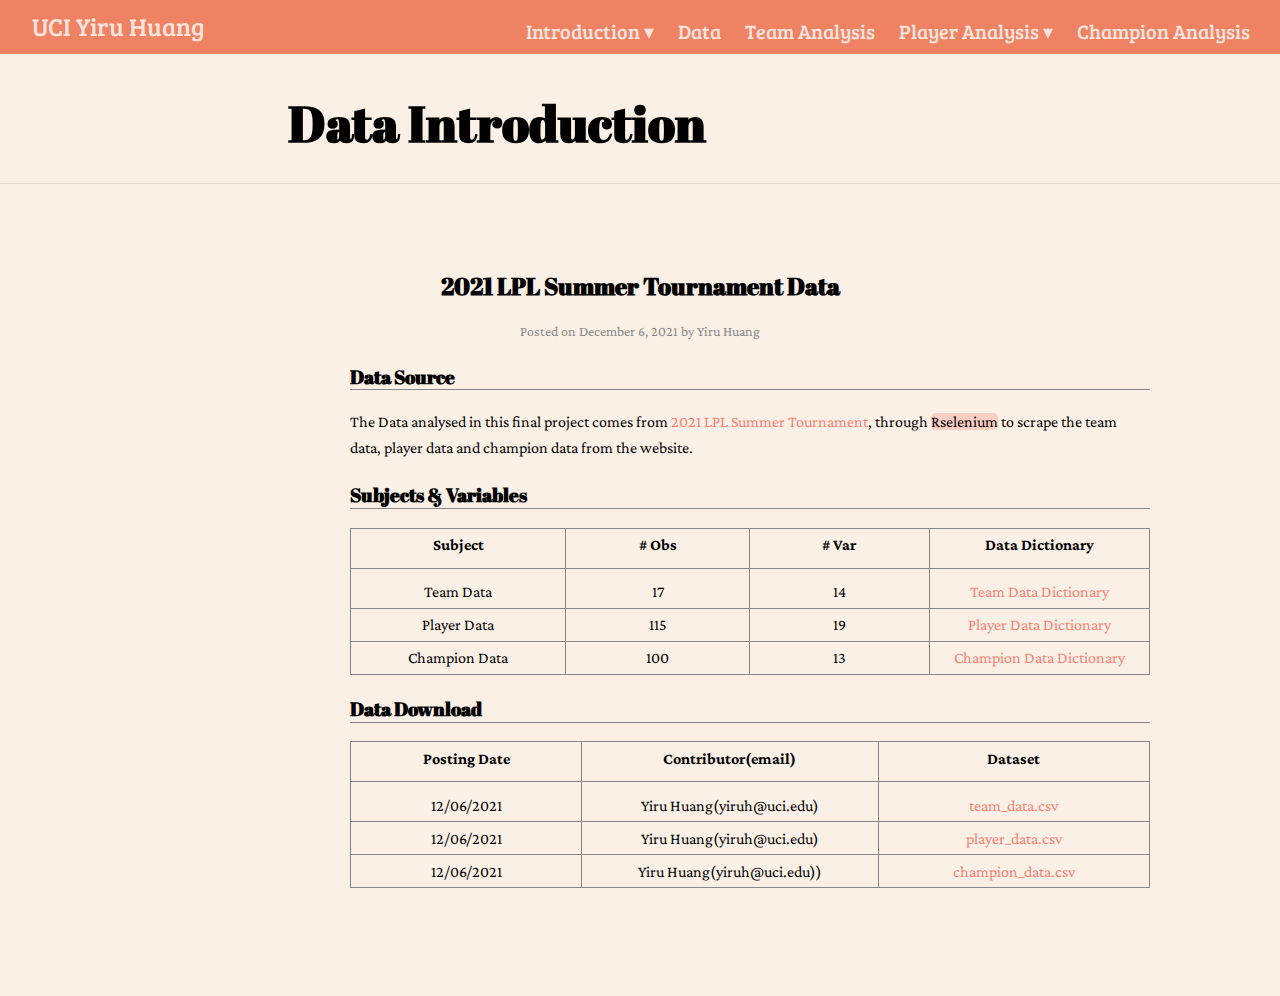
<file: data.html>
<!DOCTYPE html>

<html xmlns="http://www.w3.org/1999/xhtml" lang="" xml:lang="">

<head>
  <meta charset="utf-8"/>
  <meta name="viewport" content="width=device-width, initial-scale=1"/>
  <meta http-equiv="X-UA-Compatible" content="IE=Edge,chrome=1"/>
  <meta name="generator" content="distill" />

  <style type="text/css">
  /* Hide doc at startup (prevent jankiness while JS renders/transforms) */
  body {
    visibility: hidden;
  }
  </style>

 <!--radix_placeholder_import_source-->
 <!--/radix_placeholder_import_source-->

<style type="text/css">code{white-space: pre;}</style>
<style type="text/css" data-origin="pandoc">
pre > code.sourceCode { white-space: pre; position: relative; }
pre > code.sourceCode > span { display: inline-block; line-height: 1.25; }
pre > code.sourceCode > span:empty { height: 1.2em; }
.sourceCode { overflow: visible; }
code.sourceCode > span { color: inherit; text-decoration: inherit; }
div.sourceCode { margin: 1em 0; }
pre.sourceCode { margin: 0; }
@media screen {
div.sourceCode { overflow: auto; }
}
@media print {
pre > code.sourceCode { white-space: pre-wrap; }
pre > code.sourceCode > span { text-indent: -5em; padding-left: 5em; }
}
pre.numberSource code
  { counter-reset: source-line 0; }
pre.numberSource code > span
  { position: relative; left: -4em; counter-increment: source-line; }
pre.numberSource code > span > a:first-child::before
  { content: counter(source-line);
    position: relative; left: -1em; text-align: right; vertical-align: baseline;
    border: none; display: inline-block;
    -webkit-touch-callout: none; -webkit-user-select: none;
    -khtml-user-select: none; -moz-user-select: none;
    -ms-user-select: none; user-select: none;
    padding: 0 4px; width: 4em;
    color: #aaaaaa;
  }
pre.numberSource { margin-left: 3em; border-left: 1px solid #aaaaaa;  padding-left: 4px; }
div.sourceCode
  {   }
@media screen {
pre > code.sourceCode > span > a:first-child::before { text-decoration: underline; }
}
code span.al { color: #ad0000; } /* Alert */
code span.an { color: #5e5e5e; } /* Annotation */
code span.at { } /* Attribute */
code span.bn { color: #ad0000; } /* BaseN */
code span.bu { } /* BuiltIn */
code span.cf { color: #007ba5; } /* ControlFlow */
code span.ch { color: #20794d; } /* Char */
code span.cn { color: #8f5902; } /* Constant */
code span.co { color: #5e5e5e; } /* Comment */
code span.cv { color: #5e5e5e; font-style: italic; } /* CommentVar */
code span.do { color: #5e5e5e; font-style: italic; } /* Documentation */
code span.dt { color: #ad0000; } /* DataType */
code span.dv { color: #ad0000; } /* DecVal */
code span.er { color: #ad0000; } /* Error */
code span.ex { } /* Extension */
code span.fl { color: #ad0000; } /* Float */
code span.fu { color: #4758ab; } /* Function */
code span.im { } /* Import */
code span.in { color: #5e5e5e; } /* Information */
code span.kw { color: #007ba5; } /* Keyword */
code span.op { color: #5e5e5e; } /* Operator */
code span.ot { color: #007ba5; } /* Other */
code span.pp { color: #ad0000; } /* Preprocessor */
code span.sc { color: #5e5e5e; } /* SpecialChar */
code span.ss { color: #20794d; } /* SpecialString */
code span.st { color: #20794d; } /* String */
code span.va { color: #111111; } /* Variable */
code span.vs { color: #20794d; } /* VerbatimString */
code span.wa { color: #5e5e5e; font-style: italic; } /* Warning */
</style>


  <!--radix_placeholder_meta_tags-->
  <title>UCI Yiru Huang: Data Introduction</title>




  <!--  https://developers.facebook.com/docs/sharing/webmasters#markup -->
  <meta property="og:title" content="UCI Yiru Huang: Data Introduction"/>
  <meta property="og:type" content="article"/>
  <meta property="og:locale" content="en_US"/>
  <meta property="og:site_name" content="UCI Yiru Huang"/>

  <!--  https://dev.twitter.com/cards/types/summary -->
  <meta property="twitter:card" content="summary"/>
  <meta property="twitter:title" content="UCI Yiru Huang: Data Introduction"/>

  <!--/radix_placeholder_meta_tags-->
  <!--radix_placeholder_rmarkdown_metadata-->

  <script type="text/json" id="radix-rmarkdown-metadata">
  {"type":"list","attributes":{"names":{"type":"character","attributes":{},"value":["title"]}},"value":[{"type":"character","attributes":{},"value":["Data Introduction"]}]}
  </script>
  <!--/radix_placeholder_rmarkdown_metadata-->
  <!--radix_placeholder_navigation_in_header-->
  <meta name="distill:offset" content=""/>

  <script type="application/javascript">

    window.headroom_prevent_pin = false;

    window.document.addEventListener("DOMContentLoaded", function (event) {

      // initialize headroom for banner
      var header = $('header').get(0);
      var headerHeight = header.offsetHeight;
      var headroom = new Headroom(header, {
        tolerance: 5,
        onPin : function() {
          if (window.headroom_prevent_pin) {
            window.headroom_prevent_pin = false;
            headroom.unpin();
          }
        }
      });
      headroom.init();
      if(window.location.hash)
        headroom.unpin();
      $(header).addClass('headroom--transition');

      // offset scroll location for banner on hash change
      // (see: https://github.com/WickyNilliams/headroom.js/issues/38)
      window.addEventListener("hashchange", function(event) {
        window.scrollTo(0, window.pageYOffset - (headerHeight + 25));
      });

      // responsive menu
      $('.distill-site-header').each(function(i, val) {
        var topnav = $(this);
        var toggle = topnav.find('.nav-toggle');
        toggle.on('click', function() {
          topnav.toggleClass('responsive');
        });
      });

      // nav dropdowns
      $('.nav-dropbtn').click(function(e) {
        $(this).next('.nav-dropdown-content').toggleClass('nav-dropdown-active');
        $(this).parent().siblings('.nav-dropdown')
           .children('.nav-dropdown-content').removeClass('nav-dropdown-active');
      });
      $("body").click(function(e){
        $('.nav-dropdown-content').removeClass('nav-dropdown-active');
      });
      $(".nav-dropdown").click(function(e){
        e.stopPropagation();
      });
    });
  </script>

  <style type="text/css">

  /* Theme (user-documented overrideables for nav appearance) */

  .distill-site-nav {
    color: rgba(255, 255, 255, 0.8);
    background-color: #0F2E3D;
    font-size: 15px;
    font-weight: 300;
  }

  .distill-site-nav a {
    color: inherit;
    text-decoration: none;
  }

  .distill-site-nav a:hover {
    color: white;
  }

  @media print {
    .distill-site-nav {
      display: none;
    }
  }

  .distill-site-header {

  }

  .distill-site-footer {

  }


  /* Site Header */

  .distill-site-header {
    width: 100%;
    box-sizing: border-box;
    z-index: 3;
  }

  .distill-site-header .nav-left {
    display: inline-block;
    margin-left: 8px;
  }

  @media screen and (max-width: 768px) {
    .distill-site-header .nav-left {
      margin-left: 0;
    }
  }


  .distill-site-header .nav-right {
    float: right;
    margin-right: 8px;
  }

  .distill-site-header a,
  .distill-site-header .title {
    display: inline-block;
    text-align: center;
    padding: 14px 10px 14px 10px;
  }

  .distill-site-header .title {
    font-size: 18px;
    min-width: 150px;
  }

  .distill-site-header .logo {
    padding: 0;
  }

  .distill-site-header .logo img {
    display: none;
    max-height: 20px;
    width: auto;
    margin-bottom: -4px;
  }

  .distill-site-header .nav-image img {
    max-height: 18px;
    width: auto;
    display: inline-block;
    margin-bottom: -3px;
  }



  @media screen and (min-width: 1000px) {
    .distill-site-header .logo img {
      display: inline-block;
    }
    .distill-site-header .nav-left {
      margin-left: 20px;
    }
    .distill-site-header .nav-right {
      margin-right: 20px;
    }
    .distill-site-header .title {
      padding-left: 12px;
    }
  }


  .distill-site-header .nav-toggle {
    display: none;
  }

  .nav-dropdown {
    display: inline-block;
    position: relative;
  }

  .nav-dropdown .nav-dropbtn {
    border: none;
    outline: none;
    color: rgba(255, 255, 255, 0.8);
    padding: 16px 10px;
    background-color: transparent;
    font-family: inherit;
    font-size: inherit;
    font-weight: inherit;
    margin: 0;
    margin-top: 1px;
    z-index: 2;
  }

  .nav-dropdown-content {
    display: none;
    position: absolute;
    background-color: white;
    min-width: 200px;
    border: 1px solid rgba(0,0,0,0.15);
    border-radius: 4px;
    box-shadow: 0px 8px 16px 0px rgba(0,0,0,0.1);
    z-index: 1;
    margin-top: 2px;
    white-space: nowrap;
    padding-top: 4px;
    padding-bottom: 4px;
  }

  .nav-dropdown-content hr {
    margin-top: 4px;
    margin-bottom: 4px;
    border: none;
    border-bottom: 1px solid rgba(0, 0, 0, 0.1);
  }

  .nav-dropdown-active {
    display: block;
  }

  .nav-dropdown-content a, .nav-dropdown-content .nav-dropdown-header {
    color: black;
    padding: 6px 24px;
    text-decoration: none;
    display: block;
    text-align: left;
  }

  .nav-dropdown-content .nav-dropdown-header {
    display: block;
    padding: 5px 24px;
    padding-bottom: 0;
    text-transform: uppercase;
    font-size: 14px;
    color: #999999;
    white-space: nowrap;
  }

  .nav-dropdown:hover .nav-dropbtn {
    color: white;
  }

  .nav-dropdown-content a:hover {
    background-color: #ddd;
    color: black;
  }

  .nav-right .nav-dropdown-content {
    margin-left: -45%;
    right: 0;
  }

  @media screen and (max-width: 768px) {
    .distill-site-header a, .distill-site-header .nav-dropdown  {display: none;}
    .distill-site-header a.nav-toggle {
      float: right;
      display: block;
    }
    .distill-site-header .title {
      margin-left: 0;
    }
    .distill-site-header .nav-right {
      margin-right: 0;
    }
    .distill-site-header {
      overflow: hidden;
    }
    .nav-right .nav-dropdown-content {
      margin-left: 0;
    }
  }


  @media screen and (max-width: 768px) {
    .distill-site-header.responsive {position: relative; min-height: 500px; }
    .distill-site-header.responsive a.nav-toggle {
      position: absolute;
      right: 0;
      top: 0;
    }
    .distill-site-header.responsive a,
    .distill-site-header.responsive .nav-dropdown {
      display: block;
      text-align: left;
    }
    .distill-site-header.responsive .nav-left,
    .distill-site-header.responsive .nav-right {
      width: 100%;
    }
    .distill-site-header.responsive .nav-dropdown {float: none;}
    .distill-site-header.responsive .nav-dropdown-content {position: relative;}
    .distill-site-header.responsive .nav-dropdown .nav-dropbtn {
      display: block;
      width: 100%;
      text-align: left;
    }
  }

  /* Site Footer */

  .distill-site-footer {
    width: 100%;
    overflow: hidden;
    box-sizing: border-box;
    z-index: 3;
    margin-top: 30px;
    padding-top: 30px;
    padding-bottom: 30px;
    text-align: center;
  }

  /* Headroom */

  d-title {
    padding-top: 6rem;
  }

  @media print {
    d-title {
      padding-top: 4rem;
    }
  }

  .headroom {
    z-index: 1000;
    position: fixed;
    top: 0;
    left: 0;
    right: 0;
  }

  .headroom--transition {
    transition: all .4s ease-in-out;
  }

  .headroom--unpinned {
    top: -100px;
  }

  .headroom--pinned {
    top: 0;
  }

  /* adjust viewport for navbar height */
  /* helps vertically center bootstrap (non-distill) content */
  .min-vh-100 {
    min-height: calc(100vh - 100px) !important;
  }

  </style>

  <script src="site_libs/jquery-3.6.0/jquery-3.6.0.min.js"></script>
  <link href="site_libs/font-awesome-5.1.0/css/all.css" rel="stylesheet"/>
  <link href="site_libs/font-awesome-5.1.0/css/v4-shims.css" rel="stylesheet"/>
  <script src="site_libs/headroom-0.9.4/headroom.min.js"></script>
  <script src="site_libs/autocomplete-0.37.1/autocomplete.min.js"></script>
  <script src="site_libs/fuse-6.4.1/fuse.min.js"></script>

  <script type="application/javascript">

  function getMeta(metaName) {
    var metas = document.getElementsByTagName('meta');
    for (let i = 0; i < metas.length; i++) {
      if (metas[i].getAttribute('name') === metaName) {
        return metas[i].getAttribute('content');
      }
    }
    return '';
  }

  function offsetURL(url) {
    var offset = getMeta('distill:offset');
    return offset ? offset + '/' + url : url;
  }

  function createFuseIndex() {

    // create fuse index
    var options = {
      keys: [
        { name: 'title', weight: 20 },
        { name: 'categories', weight: 15 },
        { name: 'description', weight: 10 },
        { name: 'contents', weight: 5 },
      ],
      ignoreLocation: true,
      threshold: 0
    };
    var fuse = new window.Fuse([], options);

    // fetch the main search.json
    return fetch(offsetURL('search.json'))
      .then(function(response) {
        if (response.status == 200) {
          return response.json().then(function(json) {
            // index main articles
            json.articles.forEach(function(article) {
              fuse.add(article);
            });
            // download collections and index their articles
            return Promise.all(json.collections.map(function(collection) {
              return fetch(offsetURL(collection)).then(function(response) {
                if (response.status === 200) {
                  return response.json().then(function(articles) {
                    articles.forEach(function(article) {
                      fuse.add(article);
                    });
                  })
                } else {
                  return Promise.reject(
                    new Error('Unexpected status from search index request: ' +
                              response.status)
                  );
                }
              });
            })).then(function() {
              return fuse;
            });
          });

        } else {
          return Promise.reject(
            new Error('Unexpected status from search index request: ' +
                        response.status)
          );
        }
      });
  }

  window.document.addEventListener("DOMContentLoaded", function (event) {

    // get search element (bail if we don't have one)
    var searchEl = window.document.getElementById('distill-search');
    if (!searchEl)
      return;

    createFuseIndex()
      .then(function(fuse) {

        // make search box visible
        searchEl.classList.remove('hidden');

        // initialize autocomplete
        var options = {
          autoselect: true,
          hint: false,
          minLength: 2,
        };
        window.autocomplete(searchEl, options, [{
          source: function(query, callback) {
            const searchOptions = {
              isCaseSensitive: false,
              shouldSort: true,
              minMatchCharLength: 2,
              limit: 10,
            };
            var results = fuse.search(query, searchOptions);
            callback(results
              .map(function(result) { return result.item; })
            );
          },
          templates: {
            suggestion: function(suggestion) {
              var img = suggestion.preview && Object.keys(suggestion.preview).length > 0
                ? `<img src="${offsetURL(suggestion.preview)}"</img>`
                : '';
              var html = `
                <div class="search-item">
                  <h3>${suggestion.title}</h3>
                  <div class="search-item-description">
                    ${suggestion.description || ''}
                  </div>
                  <div class="search-item-preview">
                    ${img}
                  </div>
                </div>
              `;
              return html;
            }
          }
        }]).on('autocomplete:selected', function(event, suggestion) {
          window.location.href = offsetURL(suggestion.path);
        });
        // remove inline display style on autocompleter (we want to
        // manage responsive display via css)
        $('.algolia-autocomplete').css("display", "");
      })
      .catch(function(error) {
        console.log(error);
      });

  });

  </script>

  <style type="text/css">

  .nav-search {
    font-size: x-small;
  }

  /* Algolioa Autocomplete */

  .algolia-autocomplete {
    display: inline-block;
    margin-left: 10px;
    vertical-align: sub;
    background-color: white;
    color: black;
    padding: 6px;
    padding-top: 8px;
    padding-bottom: 0;
    border-radius: 6px;
    border: 1px #0F2E3D solid;
    width: 180px;
  }


  @media screen and (max-width: 768px) {
    .distill-site-nav .algolia-autocomplete {
      display: none;
      visibility: hidden;
    }
    .distill-site-nav.responsive .algolia-autocomplete {
      display: inline-block;
      visibility: visible;
    }
    .distill-site-nav.responsive .algolia-autocomplete .aa-dropdown-menu {
      margin-left: 0;
      width: 400px;
      max-height: 400px;
    }
  }

  .algolia-autocomplete .aa-input, .algolia-autocomplete .aa-hint {
    width: 90%;
    outline: none;
    border: none;
  }

  .algolia-autocomplete .aa-hint {
    color: #999;
  }
  .algolia-autocomplete .aa-dropdown-menu {
    width: 550px;
    max-height: 70vh;
    overflow-x: visible;
    overflow-y: scroll;
    padding: 5px;
    margin-top: 3px;
    margin-left: -150px;
    background-color: #fff;
    border-radius: 5px;
    border: 1px solid #999;
    border-top: none;
  }

  .algolia-autocomplete .aa-dropdown-menu .aa-suggestion {
    cursor: pointer;
    padding: 5px 4px;
    border-bottom: 1px solid #eee;
  }

  .algolia-autocomplete .aa-dropdown-menu .aa-suggestion:last-of-type {
    border-bottom: none;
    margin-bottom: 2px;
  }

  .algolia-autocomplete .aa-dropdown-menu .aa-suggestion .search-item {
    overflow: hidden;
    font-size: 0.8em;
    line-height: 1.4em;
  }

  .algolia-autocomplete .aa-dropdown-menu .aa-suggestion .search-item h3 {
    font-size: 1rem;
    margin-block-start: 0;
    margin-block-end: 5px;
  }

  .algolia-autocomplete .aa-dropdown-menu .aa-suggestion .search-item-description {
    display: inline-block;
    overflow: hidden;
    height: 2.8em;
    width: 80%;
    margin-right: 4%;
  }

  .algolia-autocomplete .aa-dropdown-menu .aa-suggestion .search-item-preview {
    display: inline-block;
    width: 15%;
  }

  .algolia-autocomplete .aa-dropdown-menu .aa-suggestion .search-item-preview img {
    height: 3em;
    width: auto;
    display: none;
  }

  .algolia-autocomplete .aa-dropdown-menu .aa-suggestion .search-item-preview img[src] {
    display: initial;
  }

  .algolia-autocomplete .aa-dropdown-menu .aa-suggestion.aa-cursor {
    background-color: #eee;
  }
  .algolia-autocomplete .aa-dropdown-menu .aa-suggestion em {
    font-weight: bold;
    font-style: normal;
  }

  </style>


  <!--/radix_placeholder_navigation_in_header-->
  <!--radix_placeholder_distill-->

  <style type="text/css">

  body {
    background-color: white;
  }

  .pandoc-table {
    width: 100%;
  }

  .pandoc-table>caption {
    margin-bottom: 10px;
  }

  .pandoc-table th:not([align]) {
    text-align: left;
  }

  .pagedtable-footer {
    font-size: 15px;
  }

  d-byline .byline {
    grid-template-columns: 2fr 2fr;
  }

  d-byline .byline h3 {
    margin-block-start: 1.5em;
  }

  d-byline .byline .authors-affiliations h3 {
    margin-block-start: 0.5em;
  }

  .authors-affiliations .orcid-id {
    width: 16px;
    height:16px;
    margin-left: 4px;
    margin-right: 4px;
    vertical-align: middle;
    padding-bottom: 2px;
  }

  d-title .dt-tags {
    margin-top: 1em;
    grid-column: text;
  }

  .dt-tags .dt-tag {
    text-decoration: none;
    display: inline-block;
    color: rgba(0,0,0,0.6);
    padding: 0em 0.4em;
    margin-right: 0.5em;
    margin-bottom: 0.4em;
    font-size: 70%;
    border: 1px solid rgba(0,0,0,0.2);
    border-radius: 3px;
    text-transform: uppercase;
    font-weight: 500;
  }

  d-article table.gt_table td,
  d-article table.gt_table th {
    border-bottom: none;
  }

  .html-widget {
    margin-bottom: 2.0em;
  }

  .l-screen-inset {
    padding-right: 16px;
  }

  .l-screen .caption {
    margin-left: 10px;
  }

  .shaded {
    background: rgb(247, 247, 247);
    padding-top: 20px;
    padding-bottom: 20px;
    border-top: 1px solid rgba(0, 0, 0, 0.1);
    border-bottom: 1px solid rgba(0, 0, 0, 0.1);
  }

  .shaded .html-widget {
    margin-bottom: 0;
    border: 1px solid rgba(0, 0, 0, 0.1);
  }

  .shaded .shaded-content {
    background: white;
  }

  .text-output {
    margin-top: 0;
    line-height: 1.5em;
  }

  .hidden {
    display: none !important;
  }

  d-article {
    padding-top: 2.5rem;
    padding-bottom: 30px;
  }

  d-appendix {
    padding-top: 30px;
  }

  d-article>p>img {
    width: 100%;
  }

  d-article h2 {
    margin: 1rem 0 1.5rem 0;
  }

  d-article h3 {
    margin-top: 1.5rem;
  }

  d-article iframe {
    border: 1px solid rgba(0, 0, 0, 0.1);
    margin-bottom: 2.0em;
    width: 100%;
  }

  /* Tweak code blocks */

  d-article div.sourceCode code,
  d-article pre code {
    font-family: Consolas, Monaco, 'Andale Mono', 'Ubuntu Mono', monospace;
  }

  d-article pre,
  d-article div.sourceCode,
  d-article div.sourceCode pre {
    overflow: auto;
  }

  d-article div.sourceCode {
    background-color: white;
  }

  d-article div.sourceCode pre {
    padding-left: 10px;
    font-size: 12px;
    border-left: 2px solid rgba(0,0,0,0.1);
  }

  d-article pre {
    font-size: 12px;
    color: black;
    background: none;
    margin-top: 0;
    text-align: left;
    white-space: pre;
    word-spacing: normal;
    word-break: normal;
    word-wrap: normal;
    line-height: 1.5;

    -moz-tab-size: 4;
    -o-tab-size: 4;
    tab-size: 4;

    -webkit-hyphens: none;
    -moz-hyphens: none;
    -ms-hyphens: none;
    hyphens: none;
  }

  d-article pre a {
    border-bottom: none;
  }

  d-article pre a:hover {
    border-bottom: none;
    text-decoration: underline;
  }

  d-article details {
    grid-column: text;
    margin-bottom: 0.8em;
  }

  @media(min-width: 768px) {

  d-article pre,
  d-article div.sourceCode,
  d-article div.sourceCode pre {
    overflow: visible !important;
  }

  d-article div.sourceCode pre {
    padding-left: 18px;
    font-size: 14px;
  }

  d-article pre {
    font-size: 14px;
  }

  }

  figure img.external {
    background: white;
    border: 1px solid rgba(0, 0, 0, 0.1);
    box-shadow: 0 1px 8px rgba(0, 0, 0, 0.1);
    padding: 18px;
    box-sizing: border-box;
  }

  /* CSS for d-contents */

  .d-contents {
    grid-column: text;
    color: rgba(0,0,0,0.8);
    font-size: 0.9em;
    padding-bottom: 1em;
    margin-bottom: 1em;
    padding-bottom: 0.5em;
    margin-bottom: 1em;
    padding-left: 0.25em;
    justify-self: start;
  }

  @media(min-width: 1000px) {
    .d-contents.d-contents-float {
      height: 0;
      grid-column-start: 1;
      grid-column-end: 4;
      justify-self: center;
      padding-right: 3em;
      padding-left: 2em;
    }
  }

  .d-contents nav h3 {
    font-size: 18px;
    margin-top: 0;
    margin-bottom: 1em;
  }

  .d-contents li {
    list-style-type: none
  }

  .d-contents nav > ul {
    padding-left: 0;
  }

  .d-contents ul {
    padding-left: 1em
  }

  .d-contents nav ul li {
    margin-top: 0.6em;
    margin-bottom: 0.2em;
  }

  .d-contents nav a {
    font-size: 13px;
    border-bottom: none;
    text-decoration: none
    color: rgba(0, 0, 0, 0.8);
  }

  .d-contents nav a:hover {
    text-decoration: underline solid rgba(0, 0, 0, 0.6)
  }

  .d-contents nav > ul > li > a {
    font-weight: 600;
  }

  .d-contents nav > ul > li > ul {
    font-weight: inherit;
  }

  .d-contents nav > ul > li > ul > li {
    margin-top: 0.2em;
  }


  .d-contents nav ul {
    margin-top: 0;
    margin-bottom: 0.25em;
  }

  .d-article-with-toc h2:nth-child(2) {
    margin-top: 0;
  }


  /* Figure */

  .figure {
    position: relative;
    margin-bottom: 2.5em;
    margin-top: 1.5em;
  }

  .figure img {
    width: 100%;
  }

  .figure .caption {
    color: rgba(0, 0, 0, 0.6);
    font-size: 12px;
    line-height: 1.5em;
  }

  .figure img.external {
    background: white;
    border: 1px solid rgba(0, 0, 0, 0.1);
    box-shadow: 0 1px 8px rgba(0, 0, 0, 0.1);
    padding: 18px;
    box-sizing: border-box;
  }

  .figure .caption a {
    color: rgba(0, 0, 0, 0.6);
  }

  .figure .caption b,
  .figure .caption strong, {
    font-weight: 600;
    color: rgba(0, 0, 0, 1.0);
  }

  /* Citations */

  d-article .citation {
    color: inherit;
    cursor: inherit;
  }

  div.hanging-indent{
    margin-left: 1em; text-indent: -1em;
  }

  /* Citation hover box */

  .tippy-box[data-theme~=light-border] {
    background-color: rgba(250, 250, 250, 0.95);
  }

  .tippy-content > p {
    margin-bottom: 0;
    padding: 2px;
  }


  /* Tweak 1000px media break to show more text */

  @media(min-width: 1000px) {
    .base-grid,
    distill-header,
    d-title,
    d-abstract,
    d-article,
    d-appendix,
    distill-appendix,
    d-byline,
    d-footnote-list,
    d-citation-list,
    distill-footer {
      grid-template-columns: [screen-start] 1fr [page-start kicker-start] 80px [middle-start] 50px [text-start kicker-end] 65px 65px 65px 65px 65px 65px 65px 65px [text-end gutter-start] 65px [middle-end] 65px [page-end gutter-end] 1fr [screen-end];
      grid-column-gap: 16px;
    }

    .grid {
      grid-column-gap: 16px;
    }

    d-article {
      font-size: 1.06rem;
      line-height: 1.7em;
    }
    figure .caption, .figure .caption, figure figcaption {
      font-size: 13px;
    }
  }

  @media(min-width: 1180px) {
    .base-grid,
    distill-header,
    d-title,
    d-abstract,
    d-article,
    d-appendix,
    distill-appendix,
    d-byline,
    d-footnote-list,
    d-citation-list,
    distill-footer {
      grid-template-columns: [screen-start] 1fr [page-start kicker-start] 60px [middle-start] 60px [text-start kicker-end] 60px 60px 60px 60px 60px 60px 60px 60px [text-end gutter-start] 60px [middle-end] 60px [page-end gutter-end] 1fr [screen-end];
      grid-column-gap: 32px;
    }

    .grid {
      grid-column-gap: 32px;
    }
  }


  /* Get the citation styles for the appendix (not auto-injected on render since
     we do our own rendering of the citation appendix) */

  d-appendix .citation-appendix,
  .d-appendix .citation-appendix {
    font-size: 11px;
    line-height: 15px;
    border-left: 1px solid rgba(0, 0, 0, 0.1);
    padding-left: 18px;
    border: 1px solid rgba(0,0,0,0.1);
    background: rgba(0, 0, 0, 0.02);
    padding: 10px 18px;
    border-radius: 3px;
    color: rgba(150, 150, 150, 1);
    overflow: hidden;
    margin-top: -12px;
    white-space: pre-wrap;
    word-wrap: break-word;
  }

  /* Include appendix styles here so they can be overridden */

  d-appendix {
    contain: layout style;
    font-size: 0.8em;
    line-height: 1.7em;
    margin-top: 60px;
    margin-bottom: 0;
    border-top: 1px solid rgba(0, 0, 0, 0.1);
    color: rgba(0,0,0,0.5);
    padding-top: 60px;
    padding-bottom: 48px;
  }

  d-appendix h3 {
    grid-column: page-start / text-start;
    font-size: 15px;
    font-weight: 500;
    margin-top: 1em;
    margin-bottom: 0;
    color: rgba(0,0,0,0.65);
  }

  d-appendix h3 + * {
    margin-top: 1em;
  }

  d-appendix ol {
    padding: 0 0 0 15px;
  }

  @media (min-width: 768px) {
    d-appendix ol {
      padding: 0 0 0 30px;
      margin-left: -30px;
    }
  }

  d-appendix li {
    margin-bottom: 1em;
  }

  d-appendix a {
    color: rgba(0, 0, 0, 0.6);
  }

  d-appendix > * {
    grid-column: text;
  }

  d-appendix > d-footnote-list,
  d-appendix > d-citation-list,
  d-appendix > distill-appendix {
    grid-column: screen;
  }

  /* Include footnote styles here so they can be overridden */

  d-footnote-list {
    contain: layout style;
  }

  d-footnote-list > * {
    grid-column: text;
  }

  d-footnote-list a.footnote-backlink {
    color: rgba(0,0,0,0.3);
    padding-left: 0.5em;
  }



  /* Anchor.js */

  .anchorjs-link {
    /*transition: all .25s linear; */
    text-decoration: none;
    border-bottom: none;
  }
  *:hover > .anchorjs-link {
    margin-left: -1.125em !important;
    text-decoration: none;
    border-bottom: none;
  }

  /* Social footer */

  .social_footer {
    margin-top: 30px;
    margin-bottom: 0;
    color: rgba(0,0,0,0.67);
  }

  .disqus-comments {
    margin-right: 30px;
  }

  .disqus-comment-count {
    border-bottom: 1px solid rgba(0, 0, 0, 0.4);
    cursor: pointer;
  }

  #disqus_thread {
    margin-top: 30px;
  }

  .article-sharing a {
    border-bottom: none;
    margin-right: 8px;
  }

  .article-sharing a:hover {
    border-bottom: none;
  }

  .sidebar-section.subscribe {
    font-size: 12px;
    line-height: 1.6em;
  }

  .subscribe p {
    margin-bottom: 0.5em;
  }


  .article-footer .subscribe {
    font-size: 15px;
    margin-top: 45px;
  }


  .sidebar-section.custom {
    font-size: 12px;
    line-height: 1.6em;
  }

  .custom p {
    margin-bottom: 0.5em;
  }

  /* Styles for listing layout (hide title) */
  .layout-listing d-title, .layout-listing .d-title {
    display: none;
  }

  /* Styles for posts lists (not auto-injected) */


  .posts-with-sidebar {
    padding-left: 45px;
    padding-right: 45px;
  }

  .posts-list .description h2,
  .posts-list .description p {
    font-family: -apple-system, BlinkMacSystemFont, "Segoe UI", Roboto, Oxygen, Ubuntu, Cantarell, "Fira Sans", "Droid Sans", "Helvetica Neue", Arial, sans-serif;
  }

  .posts-list .description h2 {
    font-weight: 700;
    border-bottom: none;
    padding-bottom: 0;
  }

  .posts-list h2.post-tag {
    border-bottom: 1px solid rgba(0, 0, 0, 0.2);
    padding-bottom: 12px;
  }
  .posts-list {
    margin-top: 60px;
    margin-bottom: 24px;
  }

  .posts-list .post-preview {
    text-decoration: none;
    overflow: hidden;
    display: block;
    border-bottom: 1px solid rgba(0, 0, 0, 0.1);
    padding: 24px 0;
  }

  .post-preview-last {
    border-bottom: none !important;
  }

  .posts-list .posts-list-caption {
    grid-column: screen;
    font-weight: 400;
  }

  .posts-list .post-preview h2 {
    margin: 0 0 6px 0;
    line-height: 1.2em;
    font-style: normal;
    font-size: 24px;
  }

  .posts-list .post-preview p {
    margin: 0 0 12px 0;
    line-height: 1.4em;
    font-size: 16px;
  }

  .posts-list .post-preview .thumbnail {
    box-sizing: border-box;
    margin-bottom: 24px;
    position: relative;
    max-width: 500px;
  }
  .posts-list .post-preview img {
    width: 100%;
    display: block;
  }

  .posts-list .metadata {
    font-size: 12px;
    line-height: 1.4em;
    margin-bottom: 18px;
  }

  .posts-list .metadata > * {
    display: inline-block;
  }

  .posts-list .metadata .publishedDate {
    margin-right: 2em;
  }

  .posts-list .metadata .dt-authors {
    display: block;
    margin-top: 0.3em;
    margin-right: 2em;
  }

  .posts-list .dt-tags {
    display: block;
    line-height: 1em;
  }

  .posts-list .dt-tags .dt-tag {
    display: inline-block;
    color: rgba(0,0,0,0.6);
    padding: 0.3em 0.4em;
    margin-right: 0.2em;
    margin-bottom: 0.4em;
    font-size: 60%;
    border: 1px solid rgba(0,0,0,0.2);
    border-radius: 3px;
    text-transform: uppercase;
    font-weight: 500;
  }

  .posts-list img {
    opacity: 1;
  }

  .posts-list img[data-src] {
    opacity: 0;
  }

  .posts-more {
    clear: both;
  }


  .posts-sidebar {
    font-size: 16px;
  }

  .posts-sidebar h3 {
    font-size: 16px;
    margin-top: 0;
    margin-bottom: 0.5em;
    font-weight: 400;
    text-transform: uppercase;
  }

  .sidebar-section {
    margin-bottom: 30px;
  }

  .categories ul {
    list-style-type: none;
    margin: 0;
    padding: 0;
  }

  .categories li {
    color: rgba(0, 0, 0, 0.8);
    margin-bottom: 0;
  }

  .categories li>a {
    border-bottom: none;
  }

  .categories li>a:hover {
    border-bottom: 1px solid rgba(0, 0, 0, 0.4);
  }

  .categories .active {
    font-weight: 600;
  }

  .categories .category-count {
    color: rgba(0, 0, 0, 0.4);
  }


  @media(min-width: 768px) {
    .posts-list .post-preview h2 {
      font-size: 26px;
    }
    .posts-list .post-preview .thumbnail {
      float: right;
      width: 30%;
      margin-bottom: 0;
    }
    .posts-list .post-preview .description {
      float: left;
      width: 45%;
    }
    .posts-list .post-preview .metadata {
      float: left;
      width: 20%;
      margin-top: 8px;
    }
    .posts-list .post-preview p {
      margin: 0 0 12px 0;
      line-height: 1.5em;
      font-size: 16px;
    }
    .posts-with-sidebar .posts-list {
      float: left;
      width: 75%;
    }
    .posts-with-sidebar .posts-sidebar {
      float: right;
      width: 20%;
      margin-top: 60px;
      padding-top: 24px;
      padding-bottom: 24px;
    }
  }


  /* Improve display for browsers without grid (IE/Edge <= 15) */

  .downlevel {
    line-height: 1.6em;
    font-family: -apple-system, BlinkMacSystemFont, "Segoe UI", Roboto, Oxygen, Ubuntu, Cantarell, "Fira Sans", "Droid Sans", "Helvetica Neue", Arial, sans-serif;
    margin: 0;
  }

  .downlevel .d-title {
    padding-top: 6rem;
    padding-bottom: 1.5rem;
  }

  .downlevel .d-title h1 {
    font-size: 50px;
    font-weight: 700;
    line-height: 1.1em;
    margin: 0 0 0.5rem;
  }

  .downlevel .d-title p {
    font-weight: 300;
    font-size: 1.2rem;
    line-height: 1.55em;
    margin-top: 0;
  }

  .downlevel .d-byline {
    padding-top: 0.8em;
    padding-bottom: 0.8em;
    font-size: 0.8rem;
    line-height: 1.8em;
  }

  .downlevel .section-separator {
    border: none;
    border-top: 1px solid rgba(0, 0, 0, 0.1);
  }

  .downlevel .d-article {
    font-size: 1.06rem;
    line-height: 1.7em;
    padding-top: 1rem;
    padding-bottom: 2rem;
  }


  .downlevel .d-appendix {
    padding-left: 0;
    padding-right: 0;
    max-width: none;
    font-size: 0.8em;
    line-height: 1.7em;
    margin-bottom: 0;
    color: rgba(0,0,0,0.5);
    padding-top: 40px;
    padding-bottom: 48px;
  }

  .downlevel .footnotes ol {
    padding-left: 13px;
  }

  .downlevel .base-grid,
  .downlevel .distill-header,
  .downlevel .d-title,
  .downlevel .d-abstract,
  .downlevel .d-article,
  .downlevel .d-appendix,
  .downlevel .distill-appendix,
  .downlevel .d-byline,
  .downlevel .d-footnote-list,
  .downlevel .d-citation-list,
  .downlevel .distill-footer,
  .downlevel .appendix-bottom,
  .downlevel .posts-container {
    padding-left: 40px;
    padding-right: 40px;
  }

  @media(min-width: 768px) {
    .downlevel .base-grid,
    .downlevel .distill-header,
    .downlevel .d-title,
    .downlevel .d-abstract,
    .downlevel .d-article,
    .downlevel .d-appendix,
    .downlevel .distill-appendix,
    .downlevel .d-byline,
    .downlevel .d-footnote-list,
    .downlevel .d-citation-list,
    .downlevel .distill-footer,
    .downlevel .appendix-bottom,
    .downlevel .posts-container {
    padding-left: 150px;
    padding-right: 150px;
    max-width: 900px;
  }
  }

  .downlevel pre code {
    display: block;
    border-left: 2px solid rgba(0, 0, 0, .1);
    padding: 0 0 0 20px;
    font-size: 14px;
  }

  .downlevel code, .downlevel pre {
    color: black;
    background: none;
    font-family: Consolas, Monaco, 'Andale Mono', 'Ubuntu Mono', monospace;
    text-align: left;
    white-space: pre;
    word-spacing: normal;
    word-break: normal;
    word-wrap: normal;
    line-height: 1.5;

    -moz-tab-size: 4;
    -o-tab-size: 4;
    tab-size: 4;

    -webkit-hyphens: none;
    -moz-hyphens: none;
    -ms-hyphens: none;
    hyphens: none;
  }

  .downlevel .posts-list .post-preview {
    color: inherit;
  }



  </style>

  <script type="application/javascript">

  function is_downlevel_browser() {
    if (bowser.isUnsupportedBrowser({ msie: "12", msedge: "16"},
                                   window.navigator.userAgent)) {
      return true;
    } else {
      return window.load_distill_framework === undefined;
    }
  }

  // show body when load is complete
  function on_load_complete() {

    // add anchors
    if (window.anchors) {
      window.anchors.options.placement = 'left';
      window.anchors.add('d-article > h2, d-article > h3, d-article > h4, d-article > h5');
    }


    // set body to visible
    document.body.style.visibility = 'visible';

    // force redraw for leaflet widgets
    if (window.HTMLWidgets) {
      var maps = window.HTMLWidgets.findAll(".leaflet");
      $.each(maps, function(i, el) {
        var map = this.getMap();
        map.invalidateSize();
        map.eachLayer(function(layer) {
          if (layer instanceof L.TileLayer)
            layer.redraw();
        });
      });
    }

    // trigger 'shown' so htmlwidgets resize
    $('d-article').trigger('shown');
  }

  function init_distill() {

    init_common();

    // create front matter
    var front_matter = $('<d-front-matter></d-front-matter>');
    $('#distill-front-matter').wrap(front_matter);

    // create d-title
    $('.d-title').changeElementType('d-title');

    // create d-byline
    var byline = $('<d-byline></d-byline>');
    $('.d-byline').replaceWith(byline);

    // create d-article
    var article = $('<d-article></d-article>');
    $('.d-article').wrap(article).children().unwrap();

    // move posts container into article
    $('.posts-container').appendTo($('d-article'));

    // create d-appendix
    $('.d-appendix').changeElementType('d-appendix');

    // flag indicating that we have appendix items
    var appendix = $('.appendix-bottom').children('h3').length > 0;

    // replace footnotes with <d-footnote>
    $('.footnote-ref').each(function(i, val) {
      appendix = true;
      var href = $(this).attr('href');
      var id = href.replace('#', '');
      var fn = $('#' + id);
      var fn_p = $('#' + id + '>p');
      fn_p.find('.footnote-back').remove();
      var text = fn_p.html();
      var dtfn = $('<d-footnote></d-footnote>');
      dtfn.html(text);
      $(this).replaceWith(dtfn);
    });
    // remove footnotes
    $('.footnotes').remove();

    // move refs into #references-listing
    $('#references-listing').replaceWith($('#refs'));

    $('h1.appendix, h2.appendix').each(function(i, val) {
      $(this).changeElementType('h3');
    });
    $('h3.appendix').each(function(i, val) {
      var id = $(this).attr('id');
      $('.d-contents a[href="#' + id + '"]').parent().remove();
      appendix = true;
      $(this).nextUntil($('h1, h2, h3')).addBack().appendTo($('d-appendix'));
    });

    // show d-appendix if we have appendix content
    $("d-appendix").css('display', appendix ? 'grid' : 'none');

    // localize layout chunks to just output
    $('.layout-chunk').each(function(i, val) {

      // capture layout
      var layout = $(this).attr('data-layout');

      // apply layout to markdown level block elements
      var elements = $(this).children().not('details, div.sourceCode, pre, script');
      elements.each(function(i, el) {
        var layout_div = $('<div class="' + layout + '"></div>');
        if (layout_div.hasClass('shaded')) {
          var shaded_content = $('<div class="shaded-content"></div>');
          $(this).wrap(shaded_content);
          $(this).parent().wrap(layout_div);
        } else {
          $(this).wrap(layout_div);
        }
      });


      // unwrap the layout-chunk div
      $(this).children().unwrap();
    });

    // remove code block used to force  highlighting css
    $('.distill-force-highlighting-css').parent().remove();

    // remove empty line numbers inserted by pandoc when using a
    // custom syntax highlighting theme
    $('code.sourceCode a:empty').remove();

    // load distill framework
    load_distill_framework();

    // wait for window.distillRunlevel == 4 to do post processing
    function distill_post_process() {

      if (!window.distillRunlevel || window.distillRunlevel < 4)
        return;

      // hide author/affiliations entirely if we have no authors
      var front_matter = JSON.parse($("#distill-front-matter").html());
      var have_authors = front_matter.authors && front_matter.authors.length > 0;
      if (!have_authors)
        $('d-byline').addClass('hidden');

      // article with toc class
      $('.d-contents').parent().addClass('d-article-with-toc');

      // strip links that point to #
      $('.authors-affiliations').find('a[href="#"]').removeAttr('href');

      // add orcid ids
      $('.authors-affiliations').find('.author').each(function(i, el) {
        var orcid_id = front_matter.authors[i].orcidID;
        if (orcid_id) {
          var a = $('<a></a>');
          a.attr('href', 'https://orcid.org/' + orcid_id);
          var img = $('<img></img>');
          img.addClass('orcid-id');
          img.attr('alt', 'ORCID ID');
          img.attr('src','[data-uri]');
          a.append(img);
          $(this).append(a);
        }
      });

      // hide elements of author/affiliations grid that have no value
      function hide_byline_column(caption) {
        $('d-byline').find('h3:contains("' + caption + '")').parent().css('visibility', 'hidden');
      }

      // affiliations
      var have_affiliations = false;
      for (var i = 0; i<front_matter.authors.length; ++i) {
        var author = front_matter.authors[i];
        if (author.affiliation !== "&nbsp;") {
          have_affiliations = true;
          break;
        }
      }
      if (!have_affiliations)
        $('d-byline').find('h3:contains("Affiliations")').css('visibility', 'hidden');

      // published date
      if (!front_matter.publishedDate)
        hide_byline_column("Published");

      // document object identifier
      var doi = $('d-byline').find('h3:contains("DOI")');
      var doi_p = doi.next().empty();
      if (!front_matter.doi) {
        // if we have a citation and valid citationText then link to that
        if ($('#citation').length > 0 && front_matter.citationText) {
          doi.html('Citation');
          $('<a href="#citation"></a>')
            .text(front_matter.citationText)
            .appendTo(doi_p);
        } else {
          hide_byline_column("DOI");
        }
      } else {
        $('<a></a>')
           .attr('href', "https://doi.org/" + front_matter.doi)
           .html(front_matter.doi)
           .appendTo(doi_p);
      }

       // change plural form of authors/affiliations
      if (front_matter.authors.length === 1) {
        var grid = $('.authors-affiliations');
        grid.children('h3:contains("Authors")').text('Author');
        grid.children('h3:contains("Affiliations")').text('Affiliation');
      }

      // remove d-appendix and d-footnote-list local styles
      $('d-appendix > style:first-child').remove();
      $('d-footnote-list > style:first-child').remove();

      // move appendix-bottom entries to the bottom
      $('.appendix-bottom').appendTo('d-appendix').children().unwrap();
      $('.appendix-bottom').remove();

      // hoverable references
      $('span.citation[data-cites]').each(function() {
        var refs = $(this).attr('data-cites').split(" ");
        var refHtml = refs.map(function(ref) {
          return "<p>" + $('#ref-' + ref).html() + "</p>";
        }).join("\n");
        window.tippy(this, {
          allowHTML: true,
          content: refHtml,
          maxWidth: 500,
          interactive: true,
          interactiveBorder: 10,
          theme: 'light-border',
          placement: 'bottom-start'
        });
      });

      // clear polling timer
      clearInterval(tid);

      // show body now that everything is ready
      on_load_complete();
    }

    var tid = setInterval(distill_post_process, 50);
    distill_post_process();

  }

  function init_downlevel() {

    init_common();

     // insert hr after d-title
    $('.d-title').after($('<hr class="section-separator"/>'));

    // check if we have authors
    var front_matter = JSON.parse($("#distill-front-matter").html());
    var have_authors = front_matter.authors && front_matter.authors.length > 0;

    // manage byline/border
    if (!have_authors)
      $('.d-byline').remove();
    $('.d-byline').after($('<hr class="section-separator"/>'));
    $('.d-byline a').remove();

    // remove toc
    $('.d-contents').remove();

    // move appendix elements
    $('h1.appendix, h2.appendix').each(function(i, val) {
      $(this).changeElementType('h3');
    });
    $('h3.appendix').each(function(i, val) {
      $(this).nextUntil($('h1, h2, h3')).addBack().appendTo($('.d-appendix'));
    });


    // inject headers into references and footnotes
    var refs_header = $('<h3></h3>');
    refs_header.text('References');
    $('#refs').prepend(refs_header);

    var footnotes_header = $('<h3></h3');
    footnotes_header.text('Footnotes');
    $('.footnotes').children('hr').first().replaceWith(footnotes_header);

    // move appendix-bottom entries to the bottom
    $('.appendix-bottom').appendTo('.d-appendix').children().unwrap();
    $('.appendix-bottom').remove();

    // remove appendix if it's empty
    if ($('.d-appendix').children().length === 0)
      $('.d-appendix').remove();

    // prepend separator above appendix
    $('.d-appendix').before($('<hr class="section-separator" style="clear: both"/>'));

    // trim code
    $('pre>code').each(function(i, val) {
      $(this).html($.trim($(this).html()));
    });

    // move posts-container right before article
    $('.posts-container').insertBefore($('.d-article'));

    $('body').addClass('downlevel');

    on_load_complete();
  }


  function init_common() {

    // jquery plugin to change element types
    (function($) {
      $.fn.changeElementType = function(newType) {
        var attrs = {};

        $.each(this[0].attributes, function(idx, attr) {
          attrs[attr.nodeName] = attr.nodeValue;
        });

        this.replaceWith(function() {
          return $("<" + newType + "/>", attrs).append($(this).contents());
        });
      };
    })(jQuery);

    // prevent underline for linked images
    $('a > img').parent().css({'border-bottom' : 'none'});

    // mark non-body figures created by knitr chunks as 100% width
    $('.layout-chunk').each(function(i, val) {
      var figures = $(this).find('img, .html-widget');
      if ($(this).attr('data-layout') !== "l-body") {
        figures.css('width', '100%');
      } else {
        figures.css('max-width', '100%');
        figures.filter("[width]").each(function(i, val) {
          var fig = $(this);
          fig.css('width', fig.attr('width') + 'px');
        });

      }
    });

    // auto-append index.html to post-preview links in file: protocol
    // and in rstudio ide preview
    $('.post-preview').each(function(i, val) {
      if (window.location.protocol === "file:")
        $(this).attr('href', $(this).attr('href') + "index.html");
    });

    // get rid of index.html references in header
    if (window.location.protocol !== "file:") {
      $('.distill-site-header a[href]').each(function(i,val) {
        $(this).attr('href', $(this).attr('href').replace("index.html", "./"));
      });
    }

    // add class to pandoc style tables
    $('tr.header').parent('thead').parent('table').addClass('pandoc-table');
    $('.kable-table').children('table').addClass('pandoc-table');

    // add figcaption style to table captions
    $('caption').parent('table').addClass("figcaption");

    // initialize posts list
    if (window.init_posts_list)
      window.init_posts_list();

    // implmement disqus comment link
    $('.disqus-comment-count').click(function() {
      window.headroom_prevent_pin = true;
      $('#disqus_thread').toggleClass('hidden');
      if (!$('#disqus_thread').hasClass('hidden')) {
        var offset = $(this).offset();
        $(window).resize();
        $('html, body').animate({
          scrollTop: offset.top - 35
        });
      }
    });
  }

  document.addEventListener('DOMContentLoaded', function() {
    if (is_downlevel_browser())
      init_downlevel();
    else
      window.addEventListener('WebComponentsReady', init_distill);
  });

  </script>

  <style type="text/css">
  /* base variables */

  /* Edit the CSS properties in this file to create a custom
     Distill theme. Only edit values in the right column
     for each row; values shown are the CSS defaults.
     To return any property to the default,
     you may set its value to: unset
     All rows must end with a semi-colon.                      */

  /* Optional: embed custom fonts here with `@import`          */
  /* This must remain at the top of this file.                 */



  html {
    /*-- Main font sizes --*/
    --title-size:      50px;
    --body-size:       1.06rem;
    --code-size:       14px;
    --aside-size:      12px;
    --fig-cap-size:    13px;
    /*-- Main font colors --*/
    --title-color:     #000000;
    --header-color:    rgba(0, 0, 0, 0.8);
    --body-color:      rgba(0, 0, 0, 0.8);
    --aside-color:     rgba(0, 0, 0, 0.6);
    --fig-cap-color:   rgba(0, 0, 0, 0.6);
    /*-- Specify custom fonts ~~~ must be imported above   --*/
    --heading-font:    sans-serif;
    --mono-font:       monospace;
    --body-font:       sans-serif;
    --navbar-font:     sans-serif;  /* websites + blogs only */
  }

  /*-- ARTICLE METADATA --*/
  d-byline {
    --heading-size:    0.6rem;
    --heading-color:   rgba(0, 0, 0, 0.5);
    --body-size:       0.8rem;
    --body-color:      rgba(0, 0, 0, 0.8);
  }

  /*-- ARTICLE TABLE OF CONTENTS --*/
  .d-contents {
    --heading-size:    18px;
    --contents-size:   13px;
  }

  /*-- ARTICLE APPENDIX --*/
  d-appendix {
    --heading-size:    15px;
    --heading-color:   rgba(0, 0, 0, 0.65);
    --text-size:       0.8em;
    --text-color:      rgba(0, 0, 0, 0.5);
  }

  /*-- WEBSITE HEADER + FOOTER --*/
  /* These properties only apply to Distill sites and blogs  */

  .distill-site-header {
    --title-size:       18px;
    --text-color:       rgba(255, 255, 255, 0.8);
    --text-size:        15px;
    --hover-color:      white;
    --bkgd-color:       #0F2E3D;
  }

  .distill-site-footer {
    --text-color:       rgba(255, 255, 255, 0.8);
    --text-size:        15px;
    --hover-color:      white;
    --bkgd-color:       #0F2E3D;
  }

  /*-- Additional custom styles --*/
  /* Add any additional CSS rules below                      */
  </style>
  <style type="text/css">
  /* base variables */

  /* Edit the CSS properties in this file to create a custom
     Distill theme. Only edit values in the right column
     for each row; values shown are the CSS defaults.
     To return any property to the default,
     you may set its value to: unset
     All rows must end with a semi-colon.                      */

  /* Optional: embed custom fonts here with `@import`          */
  /* This must remain at the top of this file.                 */

  @import url('https://fonts.googleapis.com/css2?family=Abril Fatface');
  @import url('https://fonts.googleapis.com/css2?family=Crimson Pro');
  @import url('https://fonts.googleapis.com/css2?family=Bree Serif');
  @import url('https://fonts.googleapis.com/css2?family=Dancing Script');

  html {
    /*-- Main font sizes --*/
    --title-size:      50px;
    --body-size:       1rem;
    --code-size:       14px;
    --aside-size:      12px;
    --fig-cap-size:    13px;
    /*-- Main font colors --*/
    --title-color:     #000000;
    --header-color:    rgba(0, 0, 0, 0.8);
    --body-color:      rgba(0, 0, 0, 0.8);
    --aside-color:     rgba(0, 0, 0, 0.6);
    --fig-cap-color:   rgba(0, 0, 0, 0.6);
    /*-- Specify custom fonts ~~~ must be imported above   --*/
    --heading-font:    "Abril Fatface", sans-serif;
    --mono-font:       "Dancing Script", monospace;
    --body-font:       "Crimson Pro", sans-serif;
    --navbar-font:     "Bree Serif", sans-serif;  /* websites + blogs only */
  }

  /*-- ARTICLE METADATA --*/
  d-byline {
    --heading-size:    0.6rem;
    --heading-color:   rgba(0, 0, 0, 0.5);
    --body-size:       0.8rem;
    --body-color:      rgba(0, 0, 0, 0.8);
  }

  /*-- ARTICLE TABLE OF CONTENTS --*/
  .d-contents {
    --heading-size:    18px;
    --contents-size:   15px;
  }

  /*-- ARTICLE APPENDIX --*/
  d-appendix {
    --heading-size:    15px;
    --heading-color:   rgba(0, 0, 0, 0.65);
    --text-size:       0.8em;
    --text-color:      rgba(0, 0, 0, 0.5);
  }

  /*-- WEBSITE HEADER + FOOTER --*/
  /* These properties only apply to Distill sites and blogs  */

  .distill-site-header {
    --title-size:       25px;
    --text-color:       rgba(255, 255, 255, 0.8);
    --text-size:        20px;
    --hover-color:      white;
    --bkgd-color:       #EE8262;
  }

  .distill-site-footer {
    --text-color:       rgba(255, 255, 255, 0.8);
    --text-size:        15px;
    --hover-color:      white;
    --bkgd-color:       #EE8262;
  }

  /*-- Additional custom styles --*/
  /* Add any additional CSS rules below                      */

  body {
    background-color: linen;
  }</style>
  <style type="text/css">
  /* base style */

  /* FONT FAMILIES */

  :root {
    --heading-default: -apple-system, BlinkMacSystemFont, "Segoe UI", Roboto, Oxygen, Ubuntu, Cantarell, "Fira Sans", "Droid Sans", "Helvetica Neue", Arial, sans-serif;
    --mono-default: Consolas, Monaco, 'Andale Mono', 'Ubuntu Mono', monospace;
    --body-default: -apple-system, BlinkMacSystemFont, "Segoe UI", Roboto, Oxygen, Ubuntu, Cantarell, "Fira Sans", "Droid Sans", "Helvetica Neue", Arial, sans-serif;
  }

  body,
  .posts-list .post-preview p,
  .posts-list .description p {
    font-family: var(--body-font), var(--body-default);
  }

  h1, h2, h3, h4, h5, h6,
  .posts-list .post-preview h2,
  .posts-list .description h2 {
    font-family: var(--heading-font), var(--heading-default);
  }

  d-article div.sourceCode code,
  d-article pre code {
    font-family: var(--mono-font), var(--mono-default);
  }


  /*-- TITLE --*/
  d-title h1,
  .posts-list > h1 {
    color: var(--title-color, black);
  }

  d-title h1 {
    font-size: var(--title-size, 50px);
  }

  /*-- HEADERS --*/
  d-article h1,
  d-article h2,
  d-article h3,
  d-article h4,
  d-article h5,
  d-article h6 {
    color: var(--header-color, rgba(0, 0, 0, 0.8));
  }

  /*-- BODY --*/
  d-article > p,  /* only text inside of <p> tags */
  d-article > ul, /* lists */
  d-article > ol {
    color: var(--body-color, rgba(0, 0, 0, 0.8));
    font-size: var(--body-size, 1.06rem);
  }


  /*-- CODE --*/
  d-article div.sourceCode code,
  d-article pre code {
    font-size: var(--code-size, 14px);
  }

  /*-- ASIDE --*/
  d-article aside {
    font-size: var(--aside-size, 12px);
    color: var(--aside-color, rgba(0, 0, 0, 0.6));
  }

  /*-- FIGURE CAPTIONS --*/
  figure .caption,
  figure figcaption,
  .figure .caption {
    font-size: var(--fig-cap-size, 13px);
    color: var(--fig-cap-color, rgba(0, 0, 0, 0.6));
  }

  /*-- METADATA --*/
  d-byline h3 {
    font-size: var(--heading-size, 0.6rem);
    color: var(--heading-color, rgba(0, 0, 0, 0.5));
  }

  d-byline {
    font-size: var(--body-size, 0.8rem);
    color: var(--body-color, rgba(0, 0, 0, 0.8));
  }

  d-byline a,
  d-article d-byline a {
    color: var(--body-color, rgba(0, 0, 0, 0.8));
  }

  /*-- TABLE OF CONTENTS --*/
  .d-contents nav h3 {
    font-size: var(--heading-size, 18px);
  }

  .d-contents nav a {
    font-size: var(--contents-size, 13px);
  }

  /*-- APPENDIX --*/
  d-appendix h3 {
    font-size: var(--heading-size, 15px);
    color: var(--heading-color, rgba(0, 0, 0, 0.65));
  }

  d-appendix {
    font-size: var(--text-size, 0.8em);
    color: var(--text-color, rgba(0, 0, 0, 0.5));
  }

  d-appendix d-footnote-list a.footnote-backlink {
    color: var(--text-color, rgba(0, 0, 0, 0.5));
  }

  /*-- WEBSITE HEADER + FOOTER --*/
  .distill-site-header .title {
    font-size: var(--title-size, 18px);
    font-family: var(--navbar-font), var(--heading-default);
  }

  .distill-site-header a,
  .nav-dropdown .nav-dropbtn {
    font-family: var(--navbar-font), var(--heading-default);
  }

  .nav-dropdown .nav-dropbtn {
    color: var(--text-color, rgba(255, 255, 255, 0.8));
    font-size: var(--text-size, 15px);
  }

  .distill-site-header a:hover,
  .nav-dropdown:hover .nav-dropbtn {
    color: var(--hover-color, white);
  }

  .distill-site-header {
    font-size: var(--text-size, 15px);
    color: var(--text-color, rgba(255, 255, 255, 0.8));
    background-color: var(--bkgd-color, #0F2E3D);
  }

  .distill-site-footer {
    font-size: var(--text-size, 15px);
    color: var(--text-color, rgba(255, 255, 255, 0.8));
    background-color: var(--bkgd-color, #0F2E3D);
  }

  .distill-site-footer a:hover {
    color: var(--hover-color, white);
  }</style>
  <!--/radix_placeholder_distill-->
  <script src="site_libs/header-attrs-2.11/header-attrs.js"></script>
  <script src="site_libs/popper-2.6.0/popper.min.js"></script>
  <link href="site_libs/tippy-6.2.7/tippy.css" rel="stylesheet" />
  <link href="site_libs/tippy-6.2.7/tippy-light-border.css" rel="stylesheet" />
  <script src="site_libs/tippy-6.2.7/tippy.umd.min.js"></script>
  <script src="site_libs/anchor-4.2.2/anchor.min.js"></script>
  <script src="site_libs/bowser-1.9.3/bowser.min.js"></script>
  <script src="site_libs/webcomponents-2.0.0/webcomponents.js"></script>
  <script src="site_libs/distill-2.2.21/template.v2.js"></script>
  <!--radix_placeholder_site_in_header-->
  <!--/radix_placeholder_site_in_header-->

    <style>
        @import url('https://fonts.googleapis.com/css2?family=Abril Fatface');
        @import url('https://fonts.googleapis.com/css2?family=Crimson Pro');
        @import url('https://fonts.googleapis.com/css2?family=Bree Serif');
        @import url('https://fonts.googleapis.com/css2?family=Dancing Script');

        body {
            background-color: linen;
        }

        h2 {
            text-align: center;
            font-family: 'Abril Fatface', sans-serif;
        }

        .post {
            color: #888;
            font-size: 14px;
            text-align: center;
            font-family: 'Crimson Pro', sans-serif;
        }

        .source {
            width: 800px;
            height: 100px;
            padding-left: 350px;
            padding-right: 350px;
        }

        h3 {
            border-bottom: 1px solid #888;
        }

        .source a {
            color: salmon;
            text-decoration: none;
        }

        .source span {
            background-color: rgba(250, 128, 117, 0.3);
            border-radius: 5px;
        }

        .subject {
            width: 800px;
            height: 195px;
            padding-left: 350px;
            padding-right: 350px;
        }

        .subject table,
        .subject th,
        .subject td {
            width: 800px;
            height: 30px;
            border: 1px solid #888;
            border-collapse: collapse;
            text-align: center;
        }

        .subject table td a {
            color: salmon;
            text-decoration: none;
        }

        .download {
            width: 800px;
            height: 300px;
            padding-left: 350px;
            padding-right: 350px;
        }

        .download table,
        .download th,
        .download td {
            width: 800px;
            height: 30px;
            border: 1px solid #888;
            border-collapse: collapse;
            text-align: center;
        }

        .download table td a {
            color: salmon;
            text-decoration: none;
        }
    </style>

</head>

<body>

<!--radix_placeholder_front_matter-->

<script id="distill-front-matter" type="text/json">
{"title":"Data Introduction","authors":[]}
</script>

<!--/radix_placeholder_front_matter-->
<!--radix_placeholder_navigation_before_body-->
<header class="header header--fixed" role="banner">
<nav class="distill-site-nav distill-site-header">
<div class="nav-left">
<a href="index.html" class="title">UCI Yiru Huang</a>
</div>
<div class="nav-right">
<div class="nav-dropdown">
<button class="nav-dropbtn">
Introduction
 
<span class="down-arrow">&#x25BE;</span>
</button>
<div class="nav-dropdown-content">
<a href="about.html">LOL</a>
<a href="lpl.html">LPL</a>
</div>
</div>
<a href="data.html">Data</a>
<a href="team.html">Team Analysis</a>
<div class="nav-dropdown">
<button class="nav-dropbtn">
Player Analysis
 
<span class="down-arrow">&#x25BE;</span>
</button>
<div class="nav-dropdown-content">
<a href="top.html">Top</a>
<a href="mid.html">Middle</a>
<a href="jungle.html">Jungle</a>
<a href="bottom.html">Bottom</a>
<a href="sup.html">Support</a>
</div>
</div>
<a href="champion.html">Champion Analysis</a>
<a href="javascript:void(0);" class="nav-toggle">&#9776;</a>
</div>
</nav>
</header>
<!--/radix_placeholder_navigation_before_body-->
<!--radix_placeholder_site_before_body-->
<!--/radix_placeholder_site_before_body-->

<div class="d-title">
<h1>Data Introduction</h1>
<!--radix_placeholder_categories-->
<!--/radix_placeholder_categories-->

</div>


<div class="d-article">
<div class="sourceCode" id="cb1"><pre class="sourceCode r distill-force-highlighting-css"><code class="sourceCode r"></code></pre></div>
<!--radix_placeholder_article_footer-->
<!--/radix_placeholder_article_footer-->
</div>

<div class="d-appendix">
</div>


<!--radix_placeholder_site_after_body-->
<!--/radix_placeholder_site_after_body-->
<!--radix_placeholder_appendices-->
<div class="appendix-bottom"></div>
<!--/radix_placeholder_appendices-->
<!--radix_placeholder_navigation_after_body-->
<!--/radix_placeholder_navigation_after_body-->

 <h2>2021 LPL Summer Tournament Data</h2>
    <div class="post">
        Posted on December 6, 2021 by Yiru Huang
    </div>
    <div class="source">
        <h3>Data Source</h3>
        <p>
            The Data analysed in this final project comes from
            <a href="https://lpl.qq.com/esnew/data/rank.shtml?iGameId=148&sGameType=7,8">2021 LPL Summer Tournament</a>,
            through <span>Rselenium</span> to scrape the team data, player data and champion data from the website.
        </p>
    </div>
    <div class="subject">
        <h3>Subjects & Variables</h3>
        <table align="center" cellspacing="0">
            <thead>
                <tr>
                    <th>Subject</th>
                    <th># Obs</th>
                    <th># Var</th>
                    <th>Data Dictionary</th>
                </tr>
            </thead>
            <tbody>
                <tr>
                    <td>Team Data</td>
                    <td>17</td>
                    <td>14</td>
                    <td><a href="data_page/team_data_dictionary.html" target="_blank">Team Data Dictionary</a></td>
                </tr>
                <tr>
                    <td>Player Data</td>
                    <td>115</td>
                    <td>19</td>
                    <td><a href="data_page/player_data_dictionary.html" target="_blank">Player Data Dictionary</a></td>
                </tr>
                <tr>
                    <td>Champion Data</td>
                    <td>100</td>
                    <td>13</td>
                    <td><a href="data_page/champion_data_dictionary.html" target="_blank">Champion Data Dictionary</a></td>
                </tr>
            </tbody>
        </table>
    </div>
    <div class="download">
        <h3>Data Download</h3>
        <table align="center" cellspacing="0">
            <thead>
                <tr>
                    <th>Posting Date</th>
                    <th>Contributor(email)</th>
                    <th>Dataset</th>
                </tr>
            </thead>
            <tbody>
                <tr>
                    <td>12/06/2021</td>
                    <td>Yiru Huang(yiruh@uci.edu)</td>
                    <td><a href="data_page/team_data.rar">team_data.csv</a></td>
                </tr>
                <tr>
                    <td>12/06/2021</td>
                    <td>Yiru Huang(yiruh@uci.edu)</td>
                    <td><a href="data_page/player_data.rar">player_data.csv</a></td>
                </tr>
                <tr>
                    <td>12/06/2021</td>
                    <td>Yiru Huang(yiruh@uci.edu))</td>
                    <td><a href="data_page/champion_data.rar">champion_data.csv</a></td>
                </tr>
            </tbody>
        </table>
    </div>

</body>

</html>
</file>
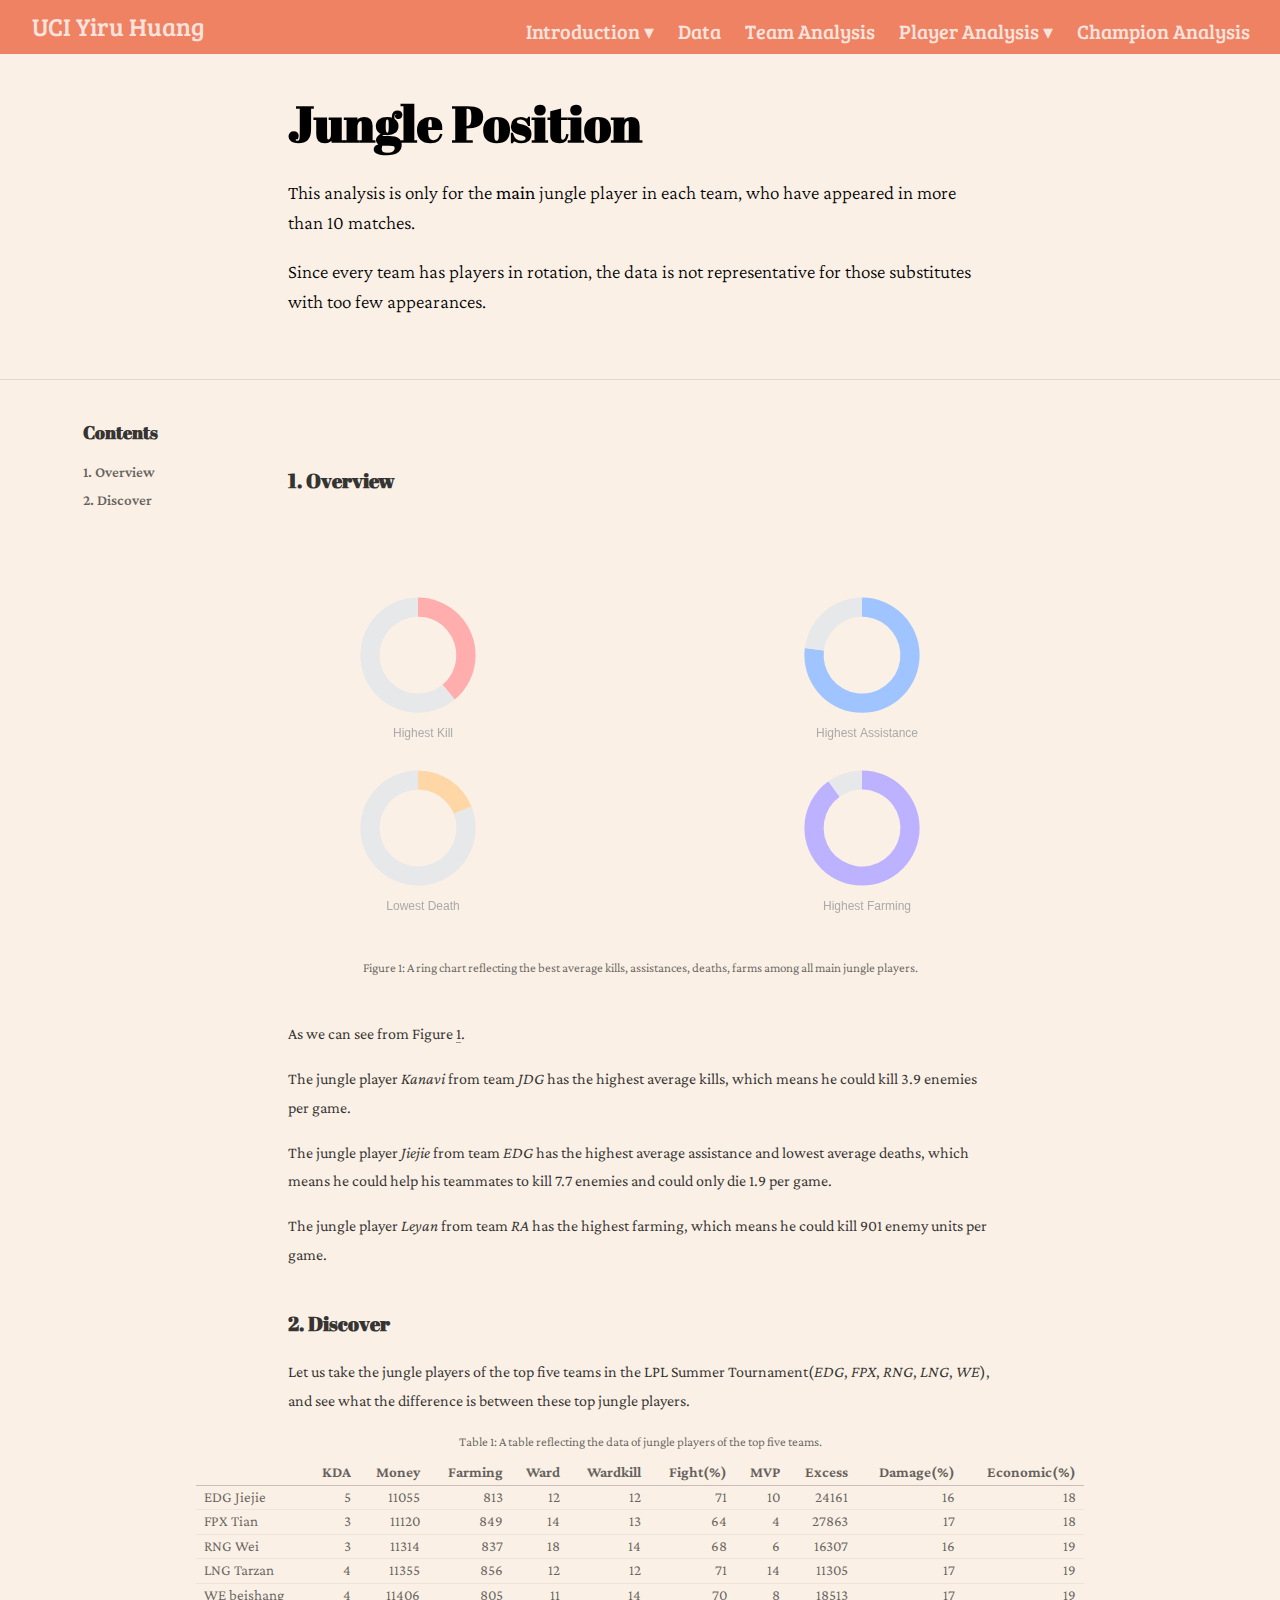
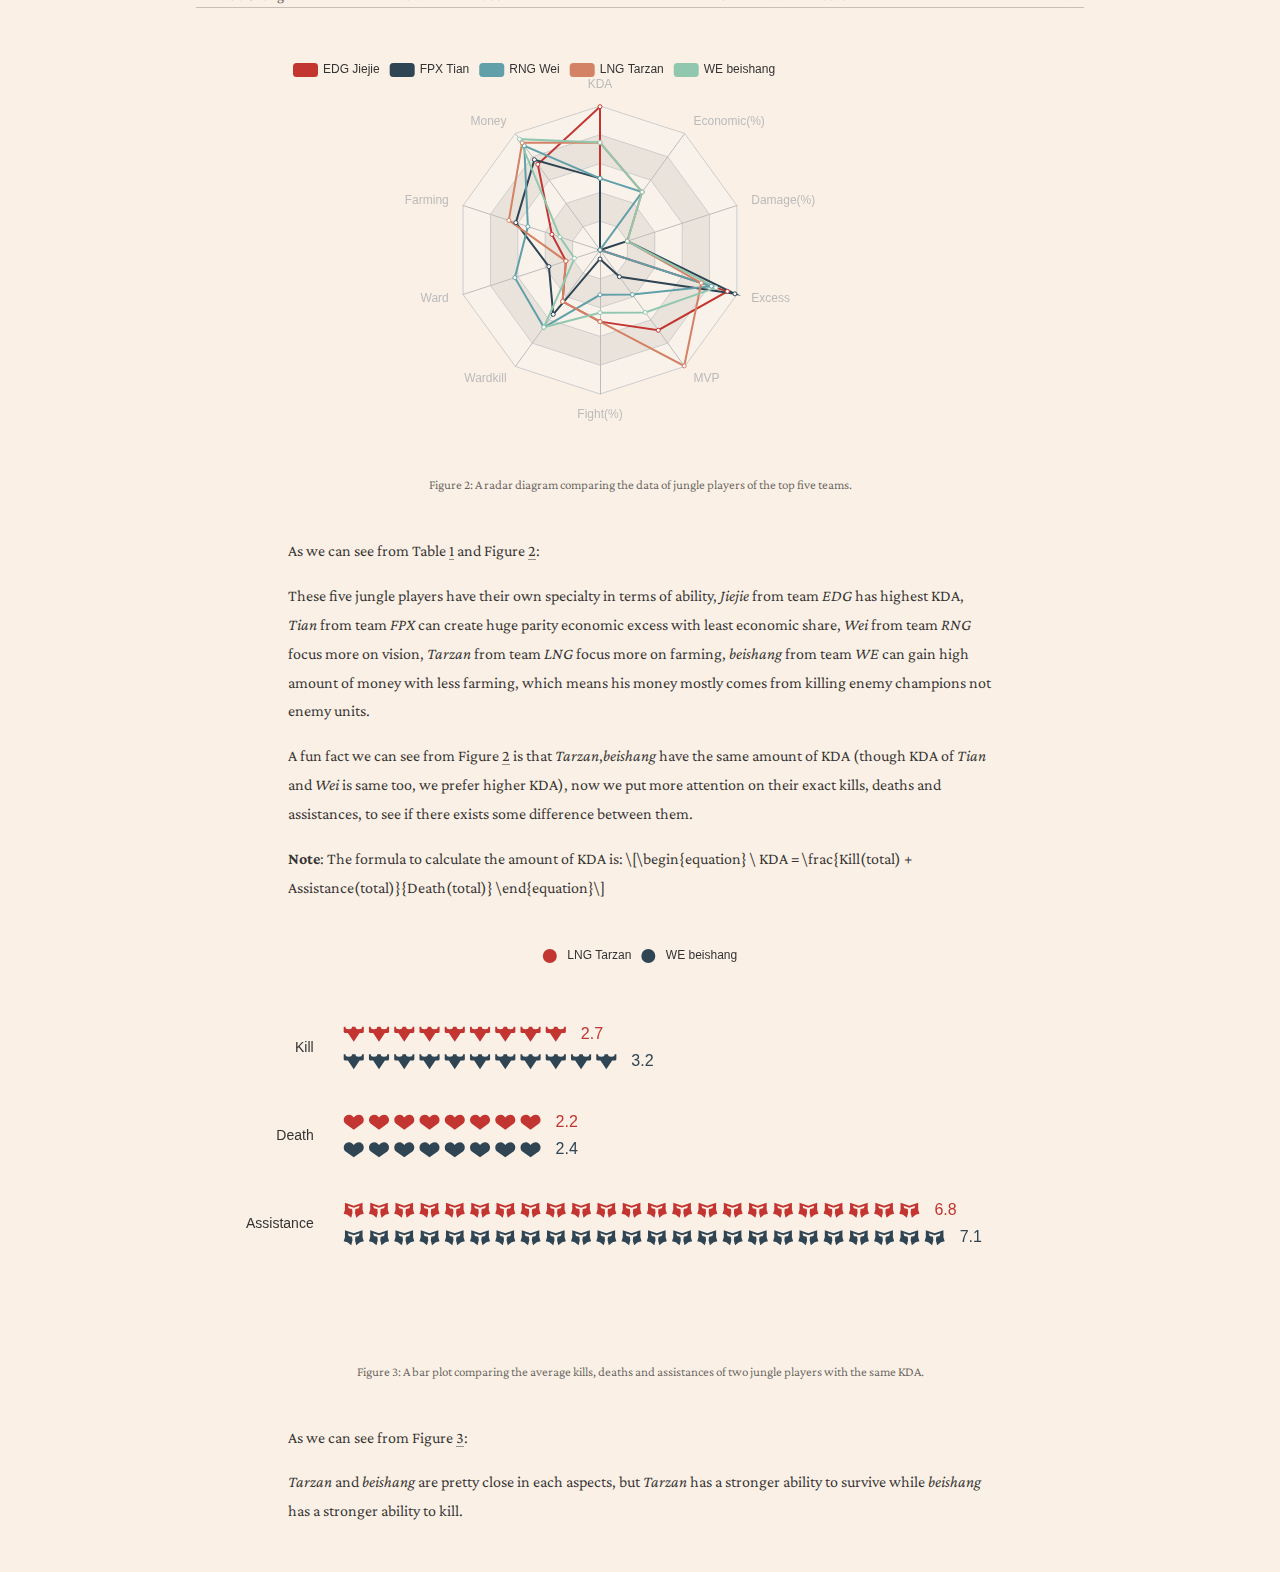
<file: jungle.html>
<!DOCTYPE html>

<html xmlns="http://www.w3.org/1999/xhtml" lang="" xml:lang="">

<head>
  <meta charset="utf-8"/>
  <meta name="viewport" content="width=device-width, initial-scale=1"/>
  <meta http-equiv="X-UA-Compatible" content="IE=Edge,chrome=1"/>
  <meta name="generator" content="distill" />

  <style type="text/css">
  /* Hide doc at startup (prevent jankiness while JS renders/transforms) */
  body {
    visibility: hidden;
  }
  </style>

 <!--radix_placeholder_import_source-->
 <!--/radix_placeholder_import_source-->

<style type="text/css">code{white-space: pre;}</style>
<style type="text/css" data-origin="pandoc">
pre > code.sourceCode { white-space: pre; position: relative; }
pre > code.sourceCode > span { display: inline-block; line-height: 1.25; }
pre > code.sourceCode > span:empty { height: 1.2em; }
.sourceCode { overflow: visible; }
code.sourceCode > span { color: inherit; text-decoration: inherit; }
div.sourceCode { margin: 1em 0; }
pre.sourceCode { margin: 0; }
@media screen {
div.sourceCode { overflow: auto; }
}
@media print {
pre > code.sourceCode { white-space: pre-wrap; }
pre > code.sourceCode > span { text-indent: -5em; padding-left: 5em; }
}
pre.numberSource code
  { counter-reset: source-line 0; }
pre.numberSource code > span
  { position: relative; left: -4em; counter-increment: source-line; }
pre.numberSource code > span > a:first-child::before
  { content: counter(source-line);
    position: relative; left: -1em; text-align: right; vertical-align: baseline;
    border: none; display: inline-block;
    -webkit-touch-callout: none; -webkit-user-select: none;
    -khtml-user-select: none; -moz-user-select: none;
    -ms-user-select: none; user-select: none;
    padding: 0 4px; width: 4em;
    color: #aaaaaa;
  }
pre.numberSource { margin-left: 3em; border-left: 1px solid #aaaaaa;  padding-left: 4px; }
div.sourceCode
  {   }
@media screen {
pre > code.sourceCode > span > a:first-child::before { text-decoration: underline; }
}
code span.al { color: #ad0000; } /* Alert */
code span.an { color: #5e5e5e; } /* Annotation */
code span.at { } /* Attribute */
code span.bn { color: #ad0000; } /* BaseN */
code span.bu { } /* BuiltIn */
code span.cf { color: #007ba5; } /* ControlFlow */
code span.ch { color: #20794d; } /* Char */
code span.cn { color: #8f5902; } /* Constant */
code span.co { color: #5e5e5e; } /* Comment */
code span.cv { color: #5e5e5e; font-style: italic; } /* CommentVar */
code span.do { color: #5e5e5e; font-style: italic; } /* Documentation */
code span.dt { color: #ad0000; } /* DataType */
code span.dv { color: #ad0000; } /* DecVal */
code span.er { color: #ad0000; } /* Error */
code span.ex { } /* Extension */
code span.fl { color: #ad0000; } /* Float */
code span.fu { color: #4758ab; } /* Function */
code span.im { } /* Import */
code span.in { color: #5e5e5e; } /* Information */
code span.kw { color: #007ba5; } /* Keyword */
code span.op { color: #5e5e5e; } /* Operator */
code span.ot { color: #007ba5; } /* Other */
code span.pp { color: #ad0000; } /* Preprocessor */
code span.sc { color: #5e5e5e; } /* SpecialChar */
code span.ss { color: #20794d; } /* SpecialString */
code span.st { color: #20794d; } /* String */
code span.va { color: #111111; } /* Variable */
code span.vs { color: #20794d; } /* VerbatimString */
code span.wa { color: #5e5e5e; font-style: italic; } /* Warning */
</style>


  <!--radix_placeholder_meta_tags-->
  <title>UCI Yiru Huang: Jungle Position</title>

  <meta property="description" itemprop="description" content="This analysis is only for the **main** jungle player in each team, who have appeared in more than 10 matches.&#10;&#10;Since every team has players in rotation, the data is not representative for those substitutes with too few appearances."/>



  <!--  https://developers.facebook.com/docs/sharing/webmasters#markup -->
  <meta property="og:title" content="UCI Yiru Huang: Jungle Position"/>
  <meta property="og:type" content="article"/>
  <meta property="og:description" content="This analysis is only for the **main** jungle player in each team, who have appeared in more than 10 matches.&#10;&#10;Since every team has players in rotation, the data is not representative for those substitutes with too few appearances."/>
  <meta property="og:locale" content="en_US"/>
  <meta property="og:site_name" content="UCI Yiru Huang"/>

  <!--  https://dev.twitter.com/cards/types/summary -->
  <meta property="twitter:card" content="summary"/>
  <meta property="twitter:title" content="UCI Yiru Huang: Jungle Position"/>
  <meta property="twitter:description" content="This analysis is only for the **main** jungle player in each team, who have appeared in more than 10 matches.&#10;&#10;Since every team has players in rotation, the data is not representative for those substitutes with too few appearances."/>

  <!--/radix_placeholder_meta_tags-->
  <!--radix_placeholder_rmarkdown_metadata-->

  <script type="text/json" id="radix-rmarkdown-metadata">
  {"type":"list","attributes":{"names":{"type":"character","attributes":{},"value":["title","description","output"]}},"value":[{"type":"character","attributes":{},"value":["Jungle Position"]},{"type":"character","attributes":{},"value":["This analysis is only for the **main** jungle player in each team, who have appeared in more than 10 matches.\n\nSince every team has players in rotation, the data is not representative for those substitutes with too few appearances.\n"]},{"type":"list","attributes":{"names":{"type":"character","attributes":{},"value":["distill::distill_article"]}},"value":[{"type":"list","attributes":{"names":{"type":"character","attributes":{},"value":["toc"]}},"value":[{"type":"logical","attributes":{},"value":[true]}]}]}]}
  </script>
  <!--/radix_placeholder_rmarkdown_metadata-->
  <!--radix_placeholder_navigation_in_header-->
  <meta name="distill:offset" content=""/>

  <script type="application/javascript">

    window.headroom_prevent_pin = false;

    window.document.addEventListener("DOMContentLoaded", function (event) {

      // initialize headroom for banner
      var header = $('header').get(0);
      var headerHeight = header.offsetHeight;
      var headroom = new Headroom(header, {
        tolerance: 5,
        onPin : function() {
          if (window.headroom_prevent_pin) {
            window.headroom_prevent_pin = false;
            headroom.unpin();
          }
        }
      });
      headroom.init();
      if(window.location.hash)
        headroom.unpin();
      $(header).addClass('headroom--transition');

      // offset scroll location for banner on hash change
      // (see: https://github.com/WickyNilliams/headroom.js/issues/38)
      window.addEventListener("hashchange", function(event) {
        window.scrollTo(0, window.pageYOffset - (headerHeight + 25));
      });

      // responsive menu
      $('.distill-site-header').each(function(i, val) {
        var topnav = $(this);
        var toggle = topnav.find('.nav-toggle');
        toggle.on('click', function() {
          topnav.toggleClass('responsive');
        });
      });

      // nav dropdowns
      $('.nav-dropbtn').click(function(e) {
        $(this).next('.nav-dropdown-content').toggleClass('nav-dropdown-active');
        $(this).parent().siblings('.nav-dropdown')
           .children('.nav-dropdown-content').removeClass('nav-dropdown-active');
      });
      $("body").click(function(e){
        $('.nav-dropdown-content').removeClass('nav-dropdown-active');
      });
      $(".nav-dropdown").click(function(e){
        e.stopPropagation();
      });
    });
  </script>

  <style type="text/css">

  /* Theme (user-documented overrideables for nav appearance) */

  .distill-site-nav {
    color: rgba(255, 255, 255, 0.8);
    background-color: #0F2E3D;
    font-size: 15px;
    font-weight: 300;
  }

  .distill-site-nav a {
    color: inherit;
    text-decoration: none;
  }

  .distill-site-nav a:hover {
    color: white;
  }

  @media print {
    .distill-site-nav {
      display: none;
    }
  }

  .distill-site-header {

  }

  .distill-site-footer {

  }


  /* Site Header */

  .distill-site-header {
    width: 100%;
    box-sizing: border-box;
    z-index: 3;
  }

  .distill-site-header .nav-left {
    display: inline-block;
    margin-left: 8px;
  }

  @media screen and (max-width: 768px) {
    .distill-site-header .nav-left {
      margin-left: 0;
    }
  }


  .distill-site-header .nav-right {
    float: right;
    margin-right: 8px;
  }

  .distill-site-header a,
  .distill-site-header .title {
    display: inline-block;
    text-align: center;
    padding: 14px 10px 14px 10px;
  }

  .distill-site-header .title {
    font-size: 18px;
    min-width: 150px;
  }

  .distill-site-header .logo {
    padding: 0;
  }

  .distill-site-header .logo img {
    display: none;
    max-height: 20px;
    width: auto;
    margin-bottom: -4px;
  }

  .distill-site-header .nav-image img {
    max-height: 18px;
    width: auto;
    display: inline-block;
    margin-bottom: -3px;
  }



  @media screen and (min-width: 1000px) {
    .distill-site-header .logo img {
      display: inline-block;
    }
    .distill-site-header .nav-left {
      margin-left: 20px;
    }
    .distill-site-header .nav-right {
      margin-right: 20px;
    }
    .distill-site-header .title {
      padding-left: 12px;
    }
  }


  .distill-site-header .nav-toggle {
    display: none;
  }

  .nav-dropdown {
    display: inline-block;
    position: relative;
  }

  .nav-dropdown .nav-dropbtn {
    border: none;
    outline: none;
    color: rgba(255, 255, 255, 0.8);
    padding: 16px 10px;
    background-color: transparent;
    font-family: inherit;
    font-size: inherit;
    font-weight: inherit;
    margin: 0;
    margin-top: 1px;
    z-index: 2;
  }

  .nav-dropdown-content {
    display: none;
    position: absolute;
    background-color: white;
    min-width: 200px;
    border: 1px solid rgba(0,0,0,0.15);
    border-radius: 4px;
    box-shadow: 0px 8px 16px 0px rgba(0,0,0,0.1);
    z-index: 1;
    margin-top: 2px;
    white-space: nowrap;
    padding-top: 4px;
    padding-bottom: 4px;
  }

  .nav-dropdown-content hr {
    margin-top: 4px;
    margin-bottom: 4px;
    border: none;
    border-bottom: 1px solid rgba(0, 0, 0, 0.1);
  }

  .nav-dropdown-active {
    display: block;
  }

  .nav-dropdown-content a, .nav-dropdown-content .nav-dropdown-header {
    color: black;
    padding: 6px 24px;
    text-decoration: none;
    display: block;
    text-align: left;
  }

  .nav-dropdown-content .nav-dropdown-header {
    display: block;
    padding: 5px 24px;
    padding-bottom: 0;
    text-transform: uppercase;
    font-size: 14px;
    color: #999999;
    white-space: nowrap;
  }

  .nav-dropdown:hover .nav-dropbtn {
    color: white;
  }

  .nav-dropdown-content a:hover {
    background-color: #ddd;
    color: black;
  }

  .nav-right .nav-dropdown-content {
    margin-left: -45%;
    right: 0;
  }

  @media screen and (max-width: 768px) {
    .distill-site-header a, .distill-site-header .nav-dropdown  {display: none;}
    .distill-site-header a.nav-toggle {
      float: right;
      display: block;
    }
    .distill-site-header .title {
      margin-left: 0;
    }
    .distill-site-header .nav-right {
      margin-right: 0;
    }
    .distill-site-header {
      overflow: hidden;
    }
    .nav-right .nav-dropdown-content {
      margin-left: 0;
    }
  }


  @media screen and (max-width: 768px) {
    .distill-site-header.responsive {position: relative; min-height: 500px; }
    .distill-site-header.responsive a.nav-toggle {
      position: absolute;
      right: 0;
      top: 0;
    }
    .distill-site-header.responsive a,
    .distill-site-header.responsive .nav-dropdown {
      display: block;
      text-align: left;
    }
    .distill-site-header.responsive .nav-left,
    .distill-site-header.responsive .nav-right {
      width: 100%;
    }
    .distill-site-header.responsive .nav-dropdown {float: none;}
    .distill-site-header.responsive .nav-dropdown-content {position: relative;}
    .distill-site-header.responsive .nav-dropdown .nav-dropbtn {
      display: block;
      width: 100%;
      text-align: left;
    }
  }

  /* Site Footer */

  .distill-site-footer {
    width: 100%;
    overflow: hidden;
    box-sizing: border-box;
    z-index: 3;
    margin-top: 30px;
    padding-top: 30px;
    padding-bottom: 30px;
    text-align: center;
  }

  /* Headroom */

  d-title {
    padding-top: 6rem;
  }

  @media print {
    d-title {
      padding-top: 4rem;
    }
  }

  .headroom {
    z-index: 1000;
    position: fixed;
    top: 0;
    left: 0;
    right: 0;
  }

  .headroom--transition {
    transition: all .4s ease-in-out;
  }

  .headroom--unpinned {
    top: -100px;
  }

  .headroom--pinned {
    top: 0;
  }

  /* adjust viewport for navbar height */
  /* helps vertically center bootstrap (non-distill) content */
  .min-vh-100 {
    min-height: calc(100vh - 100px) !important;
  }

  </style>

  <script src="site_libs/jquery-3.6.0/jquery-3.6.0.min.js"></script>
  <link href="site_libs/font-awesome-5.1.0/css/all.css" rel="stylesheet"/>
  <link href="site_libs/font-awesome-5.1.0/css/v4-shims.css" rel="stylesheet"/>
  <script src="site_libs/headroom-0.9.4/headroom.min.js"></script>
  <script src="site_libs/autocomplete-0.37.1/autocomplete.min.js"></script>
  <script src="site_libs/fuse-6.4.1/fuse.min.js"></script>

  <script type="application/javascript">

  function getMeta(metaName) {
    var metas = document.getElementsByTagName('meta');
    for (let i = 0; i < metas.length; i++) {
      if (metas[i].getAttribute('name') === metaName) {
        return metas[i].getAttribute('content');
      }
    }
    return '';
  }

  function offsetURL(url) {
    var offset = getMeta('distill:offset');
    return offset ? offset + '/' + url : url;
  }

  function createFuseIndex() {

    // create fuse index
    var options = {
      keys: [
        { name: 'title', weight: 20 },
        { name: 'categories', weight: 15 },
        { name: 'description', weight: 10 },
        { name: 'contents', weight: 5 },
      ],
      ignoreLocation: true,
      threshold: 0
    };
    var fuse = new window.Fuse([], options);

    // fetch the main search.json
    return fetch(offsetURL('search.json'))
      .then(function(response) {
        if (response.status == 200) {
          return response.json().then(function(json) {
            // index main articles
            json.articles.forEach(function(article) {
              fuse.add(article);
            });
            // download collections and index their articles
            return Promise.all(json.collections.map(function(collection) {
              return fetch(offsetURL(collection)).then(function(response) {
                if (response.status === 200) {
                  return response.json().then(function(articles) {
                    articles.forEach(function(article) {
                      fuse.add(article);
                    });
                  })
                } else {
                  return Promise.reject(
                    new Error('Unexpected status from search index request: ' +
                              response.status)
                  );
                }
              });
            })).then(function() {
              return fuse;
            });
          });

        } else {
          return Promise.reject(
            new Error('Unexpected status from search index request: ' +
                        response.status)
          );
        }
      });
  }

  window.document.addEventListener("DOMContentLoaded", function (event) {

    // get search element (bail if we don't have one)
    var searchEl = window.document.getElementById('distill-search');
    if (!searchEl)
      return;

    createFuseIndex()
      .then(function(fuse) {

        // make search box visible
        searchEl.classList.remove('hidden');

        // initialize autocomplete
        var options = {
          autoselect: true,
          hint: false,
          minLength: 2,
        };
        window.autocomplete(searchEl, options, [{
          source: function(query, callback) {
            const searchOptions = {
              isCaseSensitive: false,
              shouldSort: true,
              minMatchCharLength: 2,
              limit: 10,
            };
            var results = fuse.search(query, searchOptions);
            callback(results
              .map(function(result) { return result.item; })
            );
          },
          templates: {
            suggestion: function(suggestion) {
              var img = suggestion.preview && Object.keys(suggestion.preview).length > 0
                ? `<img src="${offsetURL(suggestion.preview)}"</img>`
                : '';
              var html = `
                <div class="search-item">
                  <h3>${suggestion.title}</h3>
                  <div class="search-item-description">
                    ${suggestion.description || ''}
                  </div>
                  <div class="search-item-preview">
                    ${img}
                  </div>
                </div>
              `;
              return html;
            }
          }
        }]).on('autocomplete:selected', function(event, suggestion) {
          window.location.href = offsetURL(suggestion.path);
        });
        // remove inline display style on autocompleter (we want to
        // manage responsive display via css)
        $('.algolia-autocomplete').css("display", "");
      })
      .catch(function(error) {
        console.log(error);
      });

  });

  </script>

  <style type="text/css">

  .nav-search {
    font-size: x-small;
  }

  /* Algolioa Autocomplete */

  .algolia-autocomplete {
    display: inline-block;
    margin-left: 10px;
    vertical-align: sub;
    background-color: white;
    color: black;
    padding: 6px;
    padding-top: 8px;
    padding-bottom: 0;
    border-radius: 6px;
    border: 1px #0F2E3D solid;
    width: 180px;
  }


  @media screen and (max-width: 768px) {
    .distill-site-nav .algolia-autocomplete {
      display: none;
      visibility: hidden;
    }
    .distill-site-nav.responsive .algolia-autocomplete {
      display: inline-block;
      visibility: visible;
    }
    .distill-site-nav.responsive .algolia-autocomplete .aa-dropdown-menu {
      margin-left: 0;
      width: 400px;
      max-height: 400px;
    }
  }

  .algolia-autocomplete .aa-input, .algolia-autocomplete .aa-hint {
    width: 90%;
    outline: none;
    border: none;
  }

  .algolia-autocomplete .aa-hint {
    color: #999;
  }
  .algolia-autocomplete .aa-dropdown-menu {
    width: 550px;
    max-height: 70vh;
    overflow-x: visible;
    overflow-y: scroll;
    padding: 5px;
    margin-top: 3px;
    margin-left: -150px;
    background-color: #fff;
    border-radius: 5px;
    border: 1px solid #999;
    border-top: none;
  }

  .algolia-autocomplete .aa-dropdown-menu .aa-suggestion {
    cursor: pointer;
    padding: 5px 4px;
    border-bottom: 1px solid #eee;
  }

  .algolia-autocomplete .aa-dropdown-menu .aa-suggestion:last-of-type {
    border-bottom: none;
    margin-bottom: 2px;
  }

  .algolia-autocomplete .aa-dropdown-menu .aa-suggestion .search-item {
    overflow: hidden;
    font-size: 0.8em;
    line-height: 1.4em;
  }

  .algolia-autocomplete .aa-dropdown-menu .aa-suggestion .search-item h3 {
    font-size: 1rem;
    margin-block-start: 0;
    margin-block-end: 5px;
  }

  .algolia-autocomplete .aa-dropdown-menu .aa-suggestion .search-item-description {
    display: inline-block;
    overflow: hidden;
    height: 2.8em;
    width: 80%;
    margin-right: 4%;
  }

  .algolia-autocomplete .aa-dropdown-menu .aa-suggestion .search-item-preview {
    display: inline-block;
    width: 15%;
  }

  .algolia-autocomplete .aa-dropdown-menu .aa-suggestion .search-item-preview img {
    height: 3em;
    width: auto;
    display: none;
  }

  .algolia-autocomplete .aa-dropdown-menu .aa-suggestion .search-item-preview img[src] {
    display: initial;
  }

  .algolia-autocomplete .aa-dropdown-menu .aa-suggestion.aa-cursor {
    background-color: #eee;
  }
  .algolia-autocomplete .aa-dropdown-menu .aa-suggestion em {
    font-weight: bold;
    font-style: normal;
  }

  </style>


  <!--/radix_placeholder_navigation_in_header-->
  <!--radix_placeholder_distill-->

  <style type="text/css">

  body {
    background-color: white;
  }

  .pandoc-table {
    width: 100%;
  }

  .pandoc-table>caption {
    margin-bottom: 10px;
  }

  .pandoc-table th:not([align]) {
    text-align: left;
  }

  .pagedtable-footer {
    font-size: 15px;
  }

  d-byline .byline {
    grid-template-columns: 2fr 2fr;
  }

  d-byline .byline h3 {
    margin-block-start: 1.5em;
  }

  d-byline .byline .authors-affiliations h3 {
    margin-block-start: 0.5em;
  }

  .authors-affiliations .orcid-id {
    width: 16px;
    height:16px;
    margin-left: 4px;
    margin-right: 4px;
    vertical-align: middle;
    padding-bottom: 2px;
  }

  d-title .dt-tags {
    margin-top: 1em;
    grid-column: text;
  }

  .dt-tags .dt-tag {
    text-decoration: none;
    display: inline-block;
    color: rgba(0,0,0,0.6);
    padding: 0em 0.4em;
    margin-right: 0.5em;
    margin-bottom: 0.4em;
    font-size: 70%;
    border: 1px solid rgba(0,0,0,0.2);
    border-radius: 3px;
    text-transform: uppercase;
    font-weight: 500;
  }

  d-article table.gt_table td,
  d-article table.gt_table th {
    border-bottom: none;
  }

  .html-widget {
    margin-bottom: 2.0em;
  }

  .l-screen-inset {
    padding-right: 16px;
  }

  .l-screen .caption {
    margin-left: 10px;
  }

  .shaded {
    background: rgb(247, 247, 247);
    padding-top: 20px;
    padding-bottom: 20px;
    border-top: 1px solid rgba(0, 0, 0, 0.1);
    border-bottom: 1px solid rgba(0, 0, 0, 0.1);
  }

  .shaded .html-widget {
    margin-bottom: 0;
    border: 1px solid rgba(0, 0, 0, 0.1);
  }

  .shaded .shaded-content {
    background: white;
  }

  .text-output {
    margin-top: 0;
    line-height: 1.5em;
  }

  .hidden {
    display: none !important;
  }

  d-article {
    padding-top: 2.5rem;
    padding-bottom: 30px;
  }

  d-appendix {
    padding-top: 30px;
  }

  d-article>p>img {
    width: 100%;
  }

  d-article h2 {
    margin: 1rem 0 1.5rem 0;
  }

  d-article h3 {
    margin-top: 1.5rem;
  }

  d-article iframe {
    border: 1px solid rgba(0, 0, 0, 0.1);
    margin-bottom: 2.0em;
    width: 100%;
  }

  /* Tweak code blocks */

  d-article div.sourceCode code,
  d-article pre code {
    font-family: Consolas, Monaco, 'Andale Mono', 'Ubuntu Mono', monospace;
  }

  d-article pre,
  d-article div.sourceCode,
  d-article div.sourceCode pre {
    overflow: auto;
  }

  d-article div.sourceCode {
    background-color: white;
  }

  d-article div.sourceCode pre {
    padding-left: 10px;
    font-size: 12px;
    border-left: 2px solid rgba(0,0,0,0.1);
  }

  d-article pre {
    font-size: 12px;
    color: black;
    background: none;
    margin-top: 0;
    text-align: left;
    white-space: pre;
    word-spacing: normal;
    word-break: normal;
    word-wrap: normal;
    line-height: 1.5;

    -moz-tab-size: 4;
    -o-tab-size: 4;
    tab-size: 4;

    -webkit-hyphens: none;
    -moz-hyphens: none;
    -ms-hyphens: none;
    hyphens: none;
  }

  d-article pre a {
    border-bottom: none;
  }

  d-article pre a:hover {
    border-bottom: none;
    text-decoration: underline;
  }

  d-article details {
    grid-column: text;
    margin-bottom: 0.8em;
  }

  @media(min-width: 768px) {

  d-article pre,
  d-article div.sourceCode,
  d-article div.sourceCode pre {
    overflow: visible !important;
  }

  d-article div.sourceCode pre {
    padding-left: 18px;
    font-size: 14px;
  }

  d-article pre {
    font-size: 14px;
  }

  }

  figure img.external {
    background: white;
    border: 1px solid rgba(0, 0, 0, 0.1);
    box-shadow: 0 1px 8px rgba(0, 0, 0, 0.1);
    padding: 18px;
    box-sizing: border-box;
  }

  /* CSS for d-contents */

  .d-contents {
    grid-column: text;
    color: rgba(0,0,0,0.8);
    font-size: 0.9em;
    padding-bottom: 1em;
    margin-bottom: 1em;
    padding-bottom: 0.5em;
    margin-bottom: 1em;
    padding-left: 0.25em;
    justify-self: start;
  }

  @media(min-width: 1000px) {
    .d-contents.d-contents-float {
      height: 0;
      grid-column-start: 1;
      grid-column-end: 4;
      justify-self: center;
      padding-right: 3em;
      padding-left: 2em;
    }
  }

  .d-contents nav h3 {
    font-size: 18px;
    margin-top: 0;
    margin-bottom: 1em;
  }

  .d-contents li {
    list-style-type: none
  }

  .d-contents nav > ul {
    padding-left: 0;
  }

  .d-contents ul {
    padding-left: 1em
  }

  .d-contents nav ul li {
    margin-top: 0.6em;
    margin-bottom: 0.2em;
  }

  .d-contents nav a {
    font-size: 13px;
    border-bottom: none;
    text-decoration: none
    color: rgba(0, 0, 0, 0.8);
  }

  .d-contents nav a:hover {
    text-decoration: underline solid rgba(0, 0, 0, 0.6)
  }

  .d-contents nav > ul > li > a {
    font-weight: 600;
  }

  .d-contents nav > ul > li > ul {
    font-weight: inherit;
  }

  .d-contents nav > ul > li > ul > li {
    margin-top: 0.2em;
  }


  .d-contents nav ul {
    margin-top: 0;
    margin-bottom: 0.25em;
  }

  .d-article-with-toc h2:nth-child(2) {
    margin-top: 0;
  }


  /* Figure */

  .figure {
    position: relative;
    margin-bottom: 2.5em;
    margin-top: 1.5em;
  }

  .figure img {
    width: 100%;
  }

  .figure .caption {
    color: rgba(0, 0, 0, 0.6);
    font-size: 12px;
    line-height: 1.5em;
  }

  .figure img.external {
    background: white;
    border: 1px solid rgba(0, 0, 0, 0.1);
    box-shadow: 0 1px 8px rgba(0, 0, 0, 0.1);
    padding: 18px;
    box-sizing: border-box;
  }

  .figure .caption a {
    color: rgba(0, 0, 0, 0.6);
  }

  .figure .caption b,
  .figure .caption strong, {
    font-weight: 600;
    color: rgba(0, 0, 0, 1.0);
  }

  /* Citations */

  d-article .citation {
    color: inherit;
    cursor: inherit;
  }

  div.hanging-indent{
    margin-left: 1em; text-indent: -1em;
  }

  /* Citation hover box */

  .tippy-box[data-theme~=light-border] {
    background-color: rgba(250, 250, 250, 0.95);
  }

  .tippy-content > p {
    margin-bottom: 0;
    padding: 2px;
  }


  /* Tweak 1000px media break to show more text */

  @media(min-width: 1000px) {
    .base-grid,
    distill-header,
    d-title,
    d-abstract,
    d-article,
    d-appendix,
    distill-appendix,
    d-byline,
    d-footnote-list,
    d-citation-list,
    distill-footer {
      grid-template-columns: [screen-start] 1fr [page-start kicker-start] 80px [middle-start] 50px [text-start kicker-end] 65px 65px 65px 65px 65px 65px 65px 65px [text-end gutter-start] 65px [middle-end] 65px [page-end gutter-end] 1fr [screen-end];
      grid-column-gap: 16px;
    }

    .grid {
      grid-column-gap: 16px;
    }

    d-article {
      font-size: 1.06rem;
      line-height: 1.7em;
    }
    figure .caption, .figure .caption, figure figcaption {
      font-size: 13px;
    }
  }

  @media(min-width: 1180px) {
    .base-grid,
    distill-header,
    d-title,
    d-abstract,
    d-article,
    d-appendix,
    distill-appendix,
    d-byline,
    d-footnote-list,
    d-citation-list,
    distill-footer {
      grid-template-columns: [screen-start] 1fr [page-start kicker-start] 60px [middle-start] 60px [text-start kicker-end] 60px 60px 60px 60px 60px 60px 60px 60px [text-end gutter-start] 60px [middle-end] 60px [page-end gutter-end] 1fr [screen-end];
      grid-column-gap: 32px;
    }

    .grid {
      grid-column-gap: 32px;
    }
  }


  /* Get the citation styles for the appendix (not auto-injected on render since
     we do our own rendering of the citation appendix) */

  d-appendix .citation-appendix,
  .d-appendix .citation-appendix {
    font-size: 11px;
    line-height: 15px;
    border-left: 1px solid rgba(0, 0, 0, 0.1);
    padding-left: 18px;
    border: 1px solid rgba(0,0,0,0.1);
    background: rgba(0, 0, 0, 0.02);
    padding: 10px 18px;
    border-radius: 3px;
    color: rgba(150, 150, 150, 1);
    overflow: hidden;
    margin-top: -12px;
    white-space: pre-wrap;
    word-wrap: break-word;
  }

  /* Include appendix styles here so they can be overridden */

  d-appendix {
    contain: layout style;
    font-size: 0.8em;
    line-height: 1.7em;
    margin-top: 60px;
    margin-bottom: 0;
    border-top: 1px solid rgba(0, 0, 0, 0.1);
    color: rgba(0,0,0,0.5);
    padding-top: 60px;
    padding-bottom: 48px;
  }

  d-appendix h3 {
    grid-column: page-start / text-start;
    font-size: 15px;
    font-weight: 500;
    margin-top: 1em;
    margin-bottom: 0;
    color: rgba(0,0,0,0.65);
  }

  d-appendix h3 + * {
    margin-top: 1em;
  }

  d-appendix ol {
    padding: 0 0 0 15px;
  }

  @media (min-width: 768px) {
    d-appendix ol {
      padding: 0 0 0 30px;
      margin-left: -30px;
    }
  }

  d-appendix li {
    margin-bottom: 1em;
  }

  d-appendix a {
    color: rgba(0, 0, 0, 0.6);
  }

  d-appendix > * {
    grid-column: text;
  }

  d-appendix > d-footnote-list,
  d-appendix > d-citation-list,
  d-appendix > distill-appendix {
    grid-column: screen;
  }

  /* Include footnote styles here so they can be overridden */

  d-footnote-list {
    contain: layout style;
  }

  d-footnote-list > * {
    grid-column: text;
  }

  d-footnote-list a.footnote-backlink {
    color: rgba(0,0,0,0.3);
    padding-left: 0.5em;
  }



  /* Anchor.js */

  .anchorjs-link {
    /*transition: all .25s linear; */
    text-decoration: none;
    border-bottom: none;
  }
  *:hover > .anchorjs-link {
    margin-left: -1.125em !important;
    text-decoration: none;
    border-bottom: none;
  }

  /* Social footer */

  .social_footer {
    margin-top: 30px;
    margin-bottom: 0;
    color: rgba(0,0,0,0.67);
  }

  .disqus-comments {
    margin-right: 30px;
  }

  .disqus-comment-count {
    border-bottom: 1px solid rgba(0, 0, 0, 0.4);
    cursor: pointer;
  }

  #disqus_thread {
    margin-top: 30px;
  }

  .article-sharing a {
    border-bottom: none;
    margin-right: 8px;
  }

  .article-sharing a:hover {
    border-bottom: none;
  }

  .sidebar-section.subscribe {
    font-size: 12px;
    line-height: 1.6em;
  }

  .subscribe p {
    margin-bottom: 0.5em;
  }


  .article-footer .subscribe {
    font-size: 15px;
    margin-top: 45px;
  }


  .sidebar-section.custom {
    font-size: 12px;
    line-height: 1.6em;
  }

  .custom p {
    margin-bottom: 0.5em;
  }

  /* Styles for listing layout (hide title) */
  .layout-listing d-title, .layout-listing .d-title {
    display: none;
  }

  /* Styles for posts lists (not auto-injected) */


  .posts-with-sidebar {
    padding-left: 45px;
    padding-right: 45px;
  }

  .posts-list .description h2,
  .posts-list .description p {
    font-family: -apple-system, BlinkMacSystemFont, "Segoe UI", Roboto, Oxygen, Ubuntu, Cantarell, "Fira Sans", "Droid Sans", "Helvetica Neue", Arial, sans-serif;
  }

  .posts-list .description h2 {
    font-weight: 700;
    border-bottom: none;
    padding-bottom: 0;
  }

  .posts-list h2.post-tag {
    border-bottom: 1px solid rgba(0, 0, 0, 0.2);
    padding-bottom: 12px;
  }
  .posts-list {
    margin-top: 60px;
    margin-bottom: 24px;
  }

  .posts-list .post-preview {
    text-decoration: none;
    overflow: hidden;
    display: block;
    border-bottom: 1px solid rgba(0, 0, 0, 0.1);
    padding: 24px 0;
  }

  .post-preview-last {
    border-bottom: none !important;
  }

  .posts-list .posts-list-caption {
    grid-column: screen;
    font-weight: 400;
  }

  .posts-list .post-preview h2 {
    margin: 0 0 6px 0;
    line-height: 1.2em;
    font-style: normal;
    font-size: 24px;
  }

  .posts-list .post-preview p {
    margin: 0 0 12px 0;
    line-height: 1.4em;
    font-size: 16px;
  }

  .posts-list .post-preview .thumbnail {
    box-sizing: border-box;
    margin-bottom: 24px;
    position: relative;
    max-width: 500px;
  }
  .posts-list .post-preview img {
    width: 100%;
    display: block;
  }

  .posts-list .metadata {
    font-size: 12px;
    line-height: 1.4em;
    margin-bottom: 18px;
  }

  .posts-list .metadata > * {
    display: inline-block;
  }

  .posts-list .metadata .publishedDate {
    margin-right: 2em;
  }

  .posts-list .metadata .dt-authors {
    display: block;
    margin-top: 0.3em;
    margin-right: 2em;
  }

  .posts-list .dt-tags {
    display: block;
    line-height: 1em;
  }

  .posts-list .dt-tags .dt-tag {
    display: inline-block;
    color: rgba(0,0,0,0.6);
    padding: 0.3em 0.4em;
    margin-right: 0.2em;
    margin-bottom: 0.4em;
    font-size: 60%;
    border: 1px solid rgba(0,0,0,0.2);
    border-radius: 3px;
    text-transform: uppercase;
    font-weight: 500;
  }

  .posts-list img {
    opacity: 1;
  }

  .posts-list img[data-src] {
    opacity: 0;
  }

  .posts-more {
    clear: both;
  }


  .posts-sidebar {
    font-size: 16px;
  }

  .posts-sidebar h3 {
    font-size: 16px;
    margin-top: 0;
    margin-bottom: 0.5em;
    font-weight: 400;
    text-transform: uppercase;
  }

  .sidebar-section {
    margin-bottom: 30px;
  }

  .categories ul {
    list-style-type: none;
    margin: 0;
    padding: 0;
  }

  .categories li {
    color: rgba(0, 0, 0, 0.8);
    margin-bottom: 0;
  }

  .categories li>a {
    border-bottom: none;
  }

  .categories li>a:hover {
    border-bottom: 1px solid rgba(0, 0, 0, 0.4);
  }

  .categories .active {
    font-weight: 600;
  }

  .categories .category-count {
    color: rgba(0, 0, 0, 0.4);
  }


  @media(min-width: 768px) {
    .posts-list .post-preview h2 {
      font-size: 26px;
    }
    .posts-list .post-preview .thumbnail {
      float: right;
      width: 30%;
      margin-bottom: 0;
    }
    .posts-list .post-preview .description {
      float: left;
      width: 45%;
    }
    .posts-list .post-preview .metadata {
      float: left;
      width: 20%;
      margin-top: 8px;
    }
    .posts-list .post-preview p {
      margin: 0 0 12px 0;
      line-height: 1.5em;
      font-size: 16px;
    }
    .posts-with-sidebar .posts-list {
      float: left;
      width: 75%;
    }
    .posts-with-sidebar .posts-sidebar {
      float: right;
      width: 20%;
      margin-top: 60px;
      padding-top: 24px;
      padding-bottom: 24px;
    }
  }


  /* Improve display for browsers without grid (IE/Edge <= 15) */

  .downlevel {
    line-height: 1.6em;
    font-family: -apple-system, BlinkMacSystemFont, "Segoe UI", Roboto, Oxygen, Ubuntu, Cantarell, "Fira Sans", "Droid Sans", "Helvetica Neue", Arial, sans-serif;
    margin: 0;
  }

  .downlevel .d-title {
    padding-top: 6rem;
    padding-bottom: 1.5rem;
  }

  .downlevel .d-title h1 {
    font-size: 50px;
    font-weight: 700;
    line-height: 1.1em;
    margin: 0 0 0.5rem;
  }

  .downlevel .d-title p {
    font-weight: 300;
    font-size: 1.2rem;
    line-height: 1.55em;
    margin-top: 0;
  }

  .downlevel .d-byline {
    padding-top: 0.8em;
    padding-bottom: 0.8em;
    font-size: 0.8rem;
    line-height: 1.8em;
  }

  .downlevel .section-separator {
    border: none;
    border-top: 1px solid rgba(0, 0, 0, 0.1);
  }

  .downlevel .d-article {
    font-size: 1.06rem;
    line-height: 1.7em;
    padding-top: 1rem;
    padding-bottom: 2rem;
  }


  .downlevel .d-appendix {
    padding-left: 0;
    padding-right: 0;
    max-width: none;
    font-size: 0.8em;
    line-height: 1.7em;
    margin-bottom: 0;
    color: rgba(0,0,0,0.5);
    padding-top: 40px;
    padding-bottom: 48px;
  }

  .downlevel .footnotes ol {
    padding-left: 13px;
  }

  .downlevel .base-grid,
  .downlevel .distill-header,
  .downlevel .d-title,
  .downlevel .d-abstract,
  .downlevel .d-article,
  .downlevel .d-appendix,
  .downlevel .distill-appendix,
  .downlevel .d-byline,
  .downlevel .d-footnote-list,
  .downlevel .d-citation-list,
  .downlevel .distill-footer,
  .downlevel .appendix-bottom,
  .downlevel .posts-container {
    padding-left: 40px;
    padding-right: 40px;
  }

  @media(min-width: 768px) {
    .downlevel .base-grid,
    .downlevel .distill-header,
    .downlevel .d-title,
    .downlevel .d-abstract,
    .downlevel .d-article,
    .downlevel .d-appendix,
    .downlevel .distill-appendix,
    .downlevel .d-byline,
    .downlevel .d-footnote-list,
    .downlevel .d-citation-list,
    .downlevel .distill-footer,
    .downlevel .appendix-bottom,
    .downlevel .posts-container {
    padding-left: 150px;
    padding-right: 150px;
    max-width: 900px;
  }
  }

  .downlevel pre code {
    display: block;
    border-left: 2px solid rgba(0, 0, 0, .1);
    padding: 0 0 0 20px;
    font-size: 14px;
  }

  .downlevel code, .downlevel pre {
    color: black;
    background: none;
    font-family: Consolas, Monaco, 'Andale Mono', 'Ubuntu Mono', monospace;
    text-align: left;
    white-space: pre;
    word-spacing: normal;
    word-break: normal;
    word-wrap: normal;
    line-height: 1.5;

    -moz-tab-size: 4;
    -o-tab-size: 4;
    tab-size: 4;

    -webkit-hyphens: none;
    -moz-hyphens: none;
    -ms-hyphens: none;
    hyphens: none;
  }

  .downlevel .posts-list .post-preview {
    color: inherit;
  }



  </style>

  <script type="application/javascript">

  function is_downlevel_browser() {
    if (bowser.isUnsupportedBrowser({ msie: "12", msedge: "16"},
                                   window.navigator.userAgent)) {
      return true;
    } else {
      return window.load_distill_framework === undefined;
    }
  }

  // show body when load is complete
  function on_load_complete() {

    // add anchors
    if (window.anchors) {
      window.anchors.options.placement = 'left';
      window.anchors.add('d-article > h2, d-article > h3, d-article > h4, d-article > h5');
    }


    // set body to visible
    document.body.style.visibility = 'visible';

    // force redraw for leaflet widgets
    if (window.HTMLWidgets) {
      var maps = window.HTMLWidgets.findAll(".leaflet");
      $.each(maps, function(i, el) {
        var map = this.getMap();
        map.invalidateSize();
        map.eachLayer(function(layer) {
          if (layer instanceof L.TileLayer)
            layer.redraw();
        });
      });
    }

    // trigger 'shown' so htmlwidgets resize
    $('d-article').trigger('shown');
  }

  function init_distill() {

    init_common();

    // create front matter
    var front_matter = $('<d-front-matter></d-front-matter>');
    $('#distill-front-matter').wrap(front_matter);

    // create d-title
    $('.d-title').changeElementType('d-title');

    // create d-byline
    var byline = $('<d-byline></d-byline>');
    $('.d-byline').replaceWith(byline);

    // create d-article
    var article = $('<d-article></d-article>');
    $('.d-article').wrap(article).children().unwrap();

    // move posts container into article
    $('.posts-container').appendTo($('d-article'));

    // create d-appendix
    $('.d-appendix').changeElementType('d-appendix');

    // flag indicating that we have appendix items
    var appendix = $('.appendix-bottom').children('h3').length > 0;

    // replace footnotes with <d-footnote>
    $('.footnote-ref').each(function(i, val) {
      appendix = true;
      var href = $(this).attr('href');
      var id = href.replace('#', '');
      var fn = $('#' + id);
      var fn_p = $('#' + id + '>p');
      fn_p.find('.footnote-back').remove();
      var text = fn_p.html();
      var dtfn = $('<d-footnote></d-footnote>');
      dtfn.html(text);
      $(this).replaceWith(dtfn);
    });
    // remove footnotes
    $('.footnotes').remove();

    // move refs into #references-listing
    $('#references-listing').replaceWith($('#refs'));

    $('h1.appendix, h2.appendix').each(function(i, val) {
      $(this).changeElementType('h3');
    });
    $('h3.appendix').each(function(i, val) {
      var id = $(this).attr('id');
      $('.d-contents a[href="#' + id + '"]').parent().remove();
      appendix = true;
      $(this).nextUntil($('h1, h2, h3')).addBack().appendTo($('d-appendix'));
    });

    // show d-appendix if we have appendix content
    $("d-appendix").css('display', appendix ? 'grid' : 'none');

    // localize layout chunks to just output
    $('.layout-chunk').each(function(i, val) {

      // capture layout
      var layout = $(this).attr('data-layout');

      // apply layout to markdown level block elements
      var elements = $(this).children().not('details, div.sourceCode, pre, script');
      elements.each(function(i, el) {
        var layout_div = $('<div class="' + layout + '"></div>');
        if (layout_div.hasClass('shaded')) {
          var shaded_content = $('<div class="shaded-content"></div>');
          $(this).wrap(shaded_content);
          $(this).parent().wrap(layout_div);
        } else {
          $(this).wrap(layout_div);
        }
      });


      // unwrap the layout-chunk div
      $(this).children().unwrap();
    });

    // remove code block used to force  highlighting css
    $('.distill-force-highlighting-css').parent().remove();

    // remove empty line numbers inserted by pandoc when using a
    // custom syntax highlighting theme
    $('code.sourceCode a:empty').remove();

    // load distill framework
    load_distill_framework();

    // wait for window.distillRunlevel == 4 to do post processing
    function distill_post_process() {

      if (!window.distillRunlevel || window.distillRunlevel < 4)
        return;

      // hide author/affiliations entirely if we have no authors
      var front_matter = JSON.parse($("#distill-front-matter").html());
      var have_authors = front_matter.authors && front_matter.authors.length > 0;
      if (!have_authors)
        $('d-byline').addClass('hidden');

      // article with toc class
      $('.d-contents').parent().addClass('d-article-with-toc');

      // strip links that point to #
      $('.authors-affiliations').find('a[href="#"]').removeAttr('href');

      // add orcid ids
      $('.authors-affiliations').find('.author').each(function(i, el) {
        var orcid_id = front_matter.authors[i].orcidID;
        if (orcid_id) {
          var a = $('<a></a>');
          a.attr('href', 'https://orcid.org/' + orcid_id);
          var img = $('<img></img>');
          img.addClass('orcid-id');
          img.attr('alt', 'ORCID ID');
          img.attr('src','[data-uri]');
          a.append(img);
          $(this).append(a);
        }
      });

      // hide elements of author/affiliations grid that have no value
      function hide_byline_column(caption) {
        $('d-byline').find('h3:contains("' + caption + '")').parent().css('visibility', 'hidden');
      }

      // affiliations
      var have_affiliations = false;
      for (var i = 0; i<front_matter.authors.length; ++i) {
        var author = front_matter.authors[i];
        if (author.affiliation !== "&nbsp;") {
          have_affiliations = true;
          break;
        }
      }
      if (!have_affiliations)
        $('d-byline').find('h3:contains("Affiliations")').css('visibility', 'hidden');

      // published date
      if (!front_matter.publishedDate)
        hide_byline_column("Published");

      // document object identifier
      var doi = $('d-byline').find('h3:contains("DOI")');
      var doi_p = doi.next().empty();
      if (!front_matter.doi) {
        // if we have a citation and valid citationText then link to that
        if ($('#citation').length > 0 && front_matter.citationText) {
          doi.html('Citation');
          $('<a href="#citation"></a>')
            .text(front_matter.citationText)
            .appendTo(doi_p);
        } else {
          hide_byline_column("DOI");
        }
      } else {
        $('<a></a>')
           .attr('href', "https://doi.org/" + front_matter.doi)
           .html(front_matter.doi)
           .appendTo(doi_p);
      }

       // change plural form of authors/affiliations
      if (front_matter.authors.length === 1) {
        var grid = $('.authors-affiliations');
        grid.children('h3:contains("Authors")').text('Author');
        grid.children('h3:contains("Affiliations")').text('Affiliation');
      }

      // remove d-appendix and d-footnote-list local styles
      $('d-appendix > style:first-child').remove();
      $('d-footnote-list > style:first-child').remove();

      // move appendix-bottom entries to the bottom
      $('.appendix-bottom').appendTo('d-appendix').children().unwrap();
      $('.appendix-bottom').remove();

      // hoverable references
      $('span.citation[data-cites]').each(function() {
        var refs = $(this).attr('data-cites').split(" ");
        var refHtml = refs.map(function(ref) {
          return "<p>" + $('#ref-' + ref).html() + "</p>";
        }).join("\n");
        window.tippy(this, {
          allowHTML: true,
          content: refHtml,
          maxWidth: 500,
          interactive: true,
          interactiveBorder: 10,
          theme: 'light-border',
          placement: 'bottom-start'
        });
      });

      // clear polling timer
      clearInterval(tid);

      // show body now that everything is ready
      on_load_complete();
    }

    var tid = setInterval(distill_post_process, 50);
    distill_post_process();

  }

  function init_downlevel() {

    init_common();

     // insert hr after d-title
    $('.d-title').after($('<hr class="section-separator"/>'));

    // check if we have authors
    var front_matter = JSON.parse($("#distill-front-matter").html());
    var have_authors = front_matter.authors && front_matter.authors.length > 0;

    // manage byline/border
    if (!have_authors)
      $('.d-byline').remove();
    $('.d-byline').after($('<hr class="section-separator"/>'));
    $('.d-byline a').remove();

    // remove toc
    $('.d-contents').remove();

    // move appendix elements
    $('h1.appendix, h2.appendix').each(function(i, val) {
      $(this).changeElementType('h3');
    });
    $('h3.appendix').each(function(i, val) {
      $(this).nextUntil($('h1, h2, h3')).addBack().appendTo($('.d-appendix'));
    });


    // inject headers into references and footnotes
    var refs_header = $('<h3></h3>');
    refs_header.text('References');
    $('#refs').prepend(refs_header);

    var footnotes_header = $('<h3></h3');
    footnotes_header.text('Footnotes');
    $('.footnotes').children('hr').first().replaceWith(footnotes_header);

    // move appendix-bottom entries to the bottom
    $('.appendix-bottom').appendTo('.d-appendix').children().unwrap();
    $('.appendix-bottom').remove();

    // remove appendix if it's empty
    if ($('.d-appendix').children().length === 0)
      $('.d-appendix').remove();

    // prepend separator above appendix
    $('.d-appendix').before($('<hr class="section-separator" style="clear: both"/>'));

    // trim code
    $('pre>code').each(function(i, val) {
      $(this).html($.trim($(this).html()));
    });

    // move posts-container right before article
    $('.posts-container').insertBefore($('.d-article'));

    $('body').addClass('downlevel');

    on_load_complete();
  }


  function init_common() {

    // jquery plugin to change element types
    (function($) {
      $.fn.changeElementType = function(newType) {
        var attrs = {};

        $.each(this[0].attributes, function(idx, attr) {
          attrs[attr.nodeName] = attr.nodeValue;
        });

        this.replaceWith(function() {
          return $("<" + newType + "/>", attrs).append($(this).contents());
        });
      };
    })(jQuery);

    // prevent underline for linked images
    $('a > img').parent().css({'border-bottom' : 'none'});

    // mark non-body figures created by knitr chunks as 100% width
    $('.layout-chunk').each(function(i, val) {
      var figures = $(this).find('img, .html-widget');
      if ($(this).attr('data-layout') !== "l-body") {
        figures.css('width', '100%');
      } else {
        figures.css('max-width', '100%');
        figures.filter("[width]").each(function(i, val) {
          var fig = $(this);
          fig.css('width', fig.attr('width') + 'px');
        });

      }
    });

    // auto-append index.html to post-preview links in file: protocol
    // and in rstudio ide preview
    $('.post-preview').each(function(i, val) {
      if (window.location.protocol === "file:")
        $(this).attr('href', $(this).attr('href') + "index.html");
    });

    // get rid of index.html references in header
    if (window.location.protocol !== "file:") {
      $('.distill-site-header a[href]').each(function(i,val) {
        $(this).attr('href', $(this).attr('href').replace("index.html", "./"));
      });
    }

    // add class to pandoc style tables
    $('tr.header').parent('thead').parent('table').addClass('pandoc-table');
    $('.kable-table').children('table').addClass('pandoc-table');

    // add figcaption style to table captions
    $('caption').parent('table').addClass("figcaption");

    // initialize posts list
    if (window.init_posts_list)
      window.init_posts_list();

    // implmement disqus comment link
    $('.disqus-comment-count').click(function() {
      window.headroom_prevent_pin = true;
      $('#disqus_thread').toggleClass('hidden');
      if (!$('#disqus_thread').hasClass('hidden')) {
        var offset = $(this).offset();
        $(window).resize();
        $('html, body').animate({
          scrollTop: offset.top - 35
        });
      }
    });
  }

  document.addEventListener('DOMContentLoaded', function() {
    if (is_downlevel_browser())
      init_downlevel();
    else
      window.addEventListener('WebComponentsReady', init_distill);
  });

  </script>

  <style type="text/css">
  /* base variables */

  /* Edit the CSS properties in this file to create a custom
     Distill theme. Only edit values in the right column
     for each row; values shown are the CSS defaults.
     To return any property to the default,
     you may set its value to: unset
     All rows must end with a semi-colon.                      */

  /* Optional: embed custom fonts here with `@import`          */
  /* This must remain at the top of this file.                 */



  html {
    /*-- Main font sizes --*/
    --title-size:      50px;
    --body-size:       1.06rem;
    --code-size:       14px;
    --aside-size:      12px;
    --fig-cap-size:    13px;
    /*-- Main font colors --*/
    --title-color:     #000000;
    --header-color:    rgba(0, 0, 0, 0.8);
    --body-color:      rgba(0, 0, 0, 0.8);
    --aside-color:     rgba(0, 0, 0, 0.6);
    --fig-cap-color:   rgba(0, 0, 0, 0.6);
    /*-- Specify custom fonts ~~~ must be imported above   --*/
    --heading-font:    sans-serif;
    --mono-font:       monospace;
    --body-font:       sans-serif;
    --navbar-font:     sans-serif;  /* websites + blogs only */
  }

  /*-- ARTICLE METADATA --*/
  d-byline {
    --heading-size:    0.6rem;
    --heading-color:   rgba(0, 0, 0, 0.5);
    --body-size:       0.8rem;
    --body-color:      rgba(0, 0, 0, 0.8);
  }

  /*-- ARTICLE TABLE OF CONTENTS --*/
  .d-contents {
    --heading-size:    18px;
    --contents-size:   13px;
  }

  /*-- ARTICLE APPENDIX --*/
  d-appendix {
    --heading-size:    15px;
    --heading-color:   rgba(0, 0, 0, 0.65);
    --text-size:       0.8em;
    --text-color:      rgba(0, 0, 0, 0.5);
  }

  /*-- WEBSITE HEADER + FOOTER --*/
  /* These properties only apply to Distill sites and blogs  */

  .distill-site-header {
    --title-size:       18px;
    --text-color:       rgba(255, 255, 255, 0.8);
    --text-size:        15px;
    --hover-color:      white;
    --bkgd-color:       #0F2E3D;
  }

  .distill-site-footer {
    --text-color:       rgba(255, 255, 255, 0.8);
    --text-size:        15px;
    --hover-color:      white;
    --bkgd-color:       #0F2E3D;
  }

  /*-- Additional custom styles --*/
  /* Add any additional CSS rules below                      */
  </style>
  <style type="text/css">
  /* base variables */

  /* Edit the CSS properties in this file to create a custom
     Distill theme. Only edit values in the right column
     for each row; values shown are the CSS defaults.
     To return any property to the default,
     you may set its value to: unset
     All rows must end with a semi-colon.                      */

  /* Optional: embed custom fonts here with `@import`          */
  /* This must remain at the top of this file.                 */

  @import url('https://fonts.googleapis.com/css2?family=Abril Fatface');
  @import url('https://fonts.googleapis.com/css2?family=Crimson Pro');
  @import url('https://fonts.googleapis.com/css2?family=Bree Serif');
  @import url('https://fonts.googleapis.com/css2?family=Dancing Script');

  html {
    /*-- Main font sizes --*/
    --title-size:      50px;
    --body-size:       1rem;
    --code-size:       14px;
    --aside-size:      12px;
    --fig-cap-size:    13px;
    /*-- Main font colors --*/
    --title-color:     #000000;
    --header-color:    rgba(0, 0, 0, 0.8);
    --body-color:      rgba(0, 0, 0, 0.8);
    --aside-color:     rgba(0, 0, 0, 0.6);
    --fig-cap-color:   rgba(0, 0, 0, 0.6);
    /*-- Specify custom fonts ~~~ must be imported above   --*/
    --heading-font:    "Abril Fatface", sans-serif;
    --mono-font:       "Dancing Script", monospace;
    --body-font:       "Crimson Pro", sans-serif;
    --navbar-font:     "Bree Serif", sans-serif;  /* websites + blogs only */
  }

  /*-- ARTICLE METADATA --*/
  d-byline {
    --heading-size:    0.6rem;
    --heading-color:   rgba(0, 0, 0, 0.5);
    --body-size:       0.8rem;
    --body-color:      rgba(0, 0, 0, 0.8);
  }

  /*-- ARTICLE TABLE OF CONTENTS --*/
  .d-contents {
    --heading-size:    18px;
    --contents-size:   15px;
  }

  /*-- ARTICLE APPENDIX --*/
  d-appendix {
    --heading-size:    15px;
    --heading-color:   rgba(0, 0, 0, 0.65);
    --text-size:       0.8em;
    --text-color:      rgba(0, 0, 0, 0.5);
  }

  /*-- WEBSITE HEADER + FOOTER --*/
  /* These properties only apply to Distill sites and blogs  */

  .distill-site-header {
    --title-size:       25px;
    --text-color:       rgba(255, 255, 255, 0.8);
    --text-size:        20px;
    --hover-color:      white;
    --bkgd-color:       #EE8262;
  }

  .distill-site-footer {
    --text-color:       rgba(255, 255, 255, 0.8);
    --text-size:        15px;
    --hover-color:      white;
    --bkgd-color:       #EE8262;
  }

  /*-- Additional custom styles --*/
  /* Add any additional CSS rules below                      */

  body {
    background-color: linen;
  }</style>
  <style type="text/css">
  /* base style */

  /* FONT FAMILIES */

  :root {
    --heading-default: -apple-system, BlinkMacSystemFont, "Segoe UI", Roboto, Oxygen, Ubuntu, Cantarell, "Fira Sans", "Droid Sans", "Helvetica Neue", Arial, sans-serif;
    --mono-default: Consolas, Monaco, 'Andale Mono', 'Ubuntu Mono', monospace;
    --body-default: -apple-system, BlinkMacSystemFont, "Segoe UI", Roboto, Oxygen, Ubuntu, Cantarell, "Fira Sans", "Droid Sans", "Helvetica Neue", Arial, sans-serif;
  }

  body,
  .posts-list .post-preview p,
  .posts-list .description p {
    font-family: var(--body-font), var(--body-default);
  }

  h1, h2, h3, h4, h5, h6,
  .posts-list .post-preview h2,
  .posts-list .description h2 {
    font-family: var(--heading-font), var(--heading-default);
  }

  d-article div.sourceCode code,
  d-article pre code {
    font-family: var(--mono-font), var(--mono-default);
  }


  /*-- TITLE --*/
  d-title h1,
  .posts-list > h1 {
    color: var(--title-color, black);
  }

  d-title h1 {
    font-size: var(--title-size, 50px);
  }

  /*-- HEADERS --*/
  d-article h1,
  d-article h2,
  d-article h3,
  d-article h4,
  d-article h5,
  d-article h6 {
    color: var(--header-color, rgba(0, 0, 0, 0.8));
  }

  /*-- BODY --*/
  d-article > p,  /* only text inside of <p> tags */
  d-article > ul, /* lists */
  d-article > ol {
    color: var(--body-color, rgba(0, 0, 0, 0.8));
    font-size: var(--body-size, 1.06rem);
  }


  /*-- CODE --*/
  d-article div.sourceCode code,
  d-article pre code {
    font-size: var(--code-size, 14px);
  }

  /*-- ASIDE --*/
  d-article aside {
    font-size: var(--aside-size, 12px);
    color: var(--aside-color, rgba(0, 0, 0, 0.6));
  }

  /*-- FIGURE CAPTIONS --*/
  figure .caption,
  figure figcaption,
  .figure .caption {
    font-size: var(--fig-cap-size, 13px);
    color: var(--fig-cap-color, rgba(0, 0, 0, 0.6));
  }

  /*-- METADATA --*/
  d-byline h3 {
    font-size: var(--heading-size, 0.6rem);
    color: var(--heading-color, rgba(0, 0, 0, 0.5));
  }

  d-byline {
    font-size: var(--body-size, 0.8rem);
    color: var(--body-color, rgba(0, 0, 0, 0.8));
  }

  d-byline a,
  d-article d-byline a {
    color: var(--body-color, rgba(0, 0, 0, 0.8));
  }

  /*-- TABLE OF CONTENTS --*/
  .d-contents nav h3 {
    font-size: var(--heading-size, 18px);
  }

  .d-contents nav a {
    font-size: var(--contents-size, 13px);
  }

  /*-- APPENDIX --*/
  d-appendix h3 {
    font-size: var(--heading-size, 15px);
    color: var(--heading-color, rgba(0, 0, 0, 0.65));
  }

  d-appendix {
    font-size: var(--text-size, 0.8em);
    color: var(--text-color, rgba(0, 0, 0, 0.5));
  }

  d-appendix d-footnote-list a.footnote-backlink {
    color: var(--text-color, rgba(0, 0, 0, 0.5));
  }

  /*-- WEBSITE HEADER + FOOTER --*/
  .distill-site-header .title {
    font-size: var(--title-size, 18px);
    font-family: var(--navbar-font), var(--heading-default);
  }

  .distill-site-header a,
  .nav-dropdown .nav-dropbtn {
    font-family: var(--navbar-font), var(--heading-default);
  }

  .nav-dropdown .nav-dropbtn {
    color: var(--text-color, rgba(255, 255, 255, 0.8));
    font-size: var(--text-size, 15px);
  }

  .distill-site-header a:hover,
  .nav-dropdown:hover .nav-dropbtn {
    color: var(--hover-color, white);
  }

  .distill-site-header {
    font-size: var(--text-size, 15px);
    color: var(--text-color, rgba(255, 255, 255, 0.8));
    background-color: var(--bkgd-color, #0F2E3D);
  }

  .distill-site-footer {
    font-size: var(--text-size, 15px);
    color: var(--text-color, rgba(255, 255, 255, 0.8));
    background-color: var(--bkgd-color, #0F2E3D);
  }

  .distill-site-footer a:hover {
    color: var(--hover-color, white);
  }</style>
  <!--/radix_placeholder_distill-->
  <script src="site_libs/header-attrs-2.11/header-attrs.js"></script>
  <script src="site_libs/htmlwidgets-1.5.4/htmlwidgets.js"></script>
  <script src="site_libs/echarts-4.0.0/echarts.min.js"></script>
  <script src="site_libs/echarts-4.0.0/echarts-wordcloud.min.js"></script>
  <script src="site_libs/d3-3.0.1/d3.v3.min.js"></script>
  <script src="site_libs/echarts_shapeFile-3.2.2/china.js"></script>
  <script src="site_libs/echarts_shapeFile-3.2.2/provinceShape.js"></script>
  <script src="site_libs/echarts_shapeFile-3.2.2/world.js"></script>
  <script src="site_libs/echarts-binding-0.0.4/echarts.js"></script>
  <script src="site_libs/default-0.0.4/default.js"></script>
  <script src="site_libs/popper-2.6.0/popper.min.js"></script>
  <link href="site_libs/tippy-6.2.7/tippy.css" rel="stylesheet" />
  <link href="site_libs/tippy-6.2.7/tippy-light-border.css" rel="stylesheet" />
  <script src="site_libs/tippy-6.2.7/tippy.umd.min.js"></script>
  <script src="site_libs/anchor-4.2.2/anchor.min.js"></script>
  <script src="site_libs/bowser-1.9.3/bowser.min.js"></script>
  <script src="site_libs/webcomponents-2.0.0/webcomponents.js"></script>
  <script src="site_libs/distill-2.2.21/template.v2.js"></script>
  <!--radix_placeholder_site_in_header-->
  <!--/radix_placeholder_site_in_header-->


</head>

<body>

<!--radix_placeholder_front_matter-->

<script id="distill-front-matter" type="text/json">
{"title":"Jungle Position","description":"This analysis is only for the **main** jungle player in each team, who have appeared in more than 10 matches.\n\nSince every team has players in rotation, the data is not representative for those substitutes with too few appearances.","authors":[]}
</script>

<!--/radix_placeholder_front_matter-->
<!--radix_placeholder_navigation_before_body-->
<header class="header header--fixed" role="banner">
<nav class="distill-site-nav distill-site-header">
<div class="nav-left">
<a href="index.html" class="title">UCI Yiru Huang</a>
</div>
<div class="nav-right">
<div class="nav-dropdown">
<button class="nav-dropbtn">
Introduction
 
<span class="down-arrow">&#x25BE;</span>
</button>
<div class="nav-dropdown-content">
<a href="about.html">LOL</a>
<a href="lpl.html">LPL</a>
</div>
</div>
<a href="data.html">Data</a>
<a href="team.html">Team Analysis</a>
<div class="nav-dropdown">
<button class="nav-dropbtn">
Player Analysis
 
<span class="down-arrow">&#x25BE;</span>
</button>
<div class="nav-dropdown-content">
<a href="top.html">Top</a>
<a href="mid.html">Middle</a>
<a href="jungle.html">Jungle</a>
<a href="bottom.html">Bottom</a>
<a href="sup.html">Support</a>
</div>
</div>
<a href="champion.html">Champion Analysis</a>
<a href="javascript:void(0);" class="nav-toggle">&#9776;</a>
</div>
</nav>
</header>
<!--/radix_placeholder_navigation_before_body-->
<!--radix_placeholder_site_before_body-->
<!--/radix_placeholder_site_before_body-->

<div class="d-title">
<h1>Jungle Position</h1>
<!--radix_placeholder_categories-->
<!--/radix_placeholder_categories-->
<p><p>This analysis is only for the <strong>main</strong> jungle player in each team, who have appeared in more than 10 matches.</p>
<p>Since every team has players in rotation, the data is not representative for those substitutes with too few appearances.</p></p>
</div>


<div class="d-article">
<div class="d-contents d-contents-float">
<nav class="l-text toc figcaption" id="TOC">
<h3>Contents</h3>
<ul>
<li><a href="#overview">1. Overview</a></li>
<li><a href="#discover">2. Discover</a></li>
</ul>
</nav>
</div>
<div class="layout-chunk" data-layout="l-body">

</div>
<div class="layout-chunk" data-layout="l-body">

</div>
<h3 id="overview">1. Overview</h3>
<div class="layout-chunk" data-layout="l-body-outset">
<div class="figure" style="text-align: center"><span style="display:block;" id="fig:figure1"></span>
<div id="htmlwidget-65a6ceffcf48338b118f" style="width:624px;height:384px;" class="echarts html-widget"></div>
<script type="application/json" data-for="htmlwidget-65a6ceffcf48338b118f">{"x":{"title":{"text":"","subtext":"","x":"center","y":"top"},"calculable":true,"theme":"default","tooltip":{"show":true,"trigger":"axis"},"toolbox":{"show":true,"x":"right","y":"top","orient":"horizontal","feature":{"mark":{"show":true},"dataZoom":{"show":false},"magicType":{"show":true,"type":["line","bar","stack","tiled"]},"restore":{"show":true},"dataView":{"show":{"readOnly":false}},"saveAsImage":{"show":true}}},"legend":{"show":true,"orient":"horizontal","x":"left","y":"top","data":["Frequency"]},"xAxis":{"position":"bottom","name":"","nameLocation":"start","scale":true,"precision":2,"power":2,"axisLine":{"show":true},"axisTick":{"show":false},"axisLable":{"show":true,"textStyle":{"color":"black"}},"splitLine":{"show":true},"splitArea":{"show":false},"type":"category","data":["(-4,-3]","(-3,-2]","(-2,-1]","(-1,0]","(0,1]","(1,2]","(2,3]","(3,4]"],"boundaryGap":true},"yAxis":{"position":"left","name":"","nameLocation":"start","scale":true,"precision":2,"power":2,"axisLine":{"show":true},"axisTick":{"show":false},"axisLable":{"show":true},"splitLine":{"show":true},"splitArea":{"show":false},"type":"value","boundaryGap":[0,0]},"series":[{"type":"scatter","name":"Frequency","data":[0,23,110,348,373,122,22,2]}]},"evals":[],"jsHooks":{"render":[{"code":"function(el,x){var app={};myChart = echarts.getInstanceByDom(el);option = {\n   title: [\n    {\n      subtext: 'Highest Kill',\n      left: '25%',\n      top: '45%',\n      textAlign: 'center'\n    },\n    {\n      subtext: 'Highest Assistance',\n      left: '75%',\n      top: '45%',\n      textAlign: 'center'\n    },\n    {\n      subtext: 'Lowest Death',\n      left: '25%',\n      top: '90%',\n      textAlign: 'center'\n    },\n    {\n      subtext: 'Highest Farming',\n      left: '75%',\n      top: '90%',\n      textAlign: 'center'\n    }\n  ],\n  tooltip: {\n    trigger: 'item'\n  },\n  series: [\n    {\n      type: 'pie',\n      radius: ['20%', '30%'],\n      center: ['25%', '30%'],\n      avoidLabelOverlap: false,\n      label: {\n        show: false,\n        position: 'center'\n      },\n      emphasis: {\n        label: {\n          show: true,\n          fontSize: '25',\n          fontWeight: 'bold',\n          color: 'black'\n        }\n      },\n      labelLine: {\n        show: false\n      },\n      data: [\n        { value: 3.9, name: 'JDG Kanavi', itemStyle:{color:'#ffadad'} },\n        { value: 6.1, name: '', itemStyle:{color:'rgb(231, 232, 234)'} }\n      ]\n    },\n    {\n      type: 'pie',\n      radius: ['20%', '30%'],\n      center: ['75%', '30%'],\n      avoidLabelOverlap: false,\n      label: {\n        show: false,\n        position: 'center'\n      },\n      emphasis: {\n        label: {\n          show: true,\n          fontSize: '25',\n          fontWeight: 'bold',\n          color: 'black'\n        }\n      },\n      labelLine: {\n        show: false\n      },\n      data: [\n        { value: 7.7, name: 'EDG Jiejie', itemStyle:{color:'#a0c4ff'} },\n        { value: 2.3, name: '', itemStyle:{color:'rgb(231, 232, 234)'} }\n      ]\n    },\n    {\n      type: 'pie',\n      radius: ['20%', '30%'],\n      center: ['25%', '75%'],\n      avoidLabelOverlap: false,\n      label: {\n        show: false,\n        position: 'center'\n      },\n      emphasis: {\n        label: {\n          show: true,\n          fontSize: '25',\n          fontWeight: 'bold',\n          color: 'black'\n        }\n      },\n      labelLine: {\n        show: false\n      },\n      data: [\n        { value: 1.9, name: 'EDG Jiejie', itemStyle:{color:'#ffd6a5'} },\n        { value: 8.1, name: '', itemStyle:{color:'rgb(231, 232, 234)'} }\n      ]\n    },\n    {\n      type: 'pie',\n      radius: ['20%', '30%'],\n      center: ['75%', '75%'],\n      avoidLabelOverlap: false,\n      label: {\n        show: false,\n        position: 'center'\n      },\n      emphasis: {\n        label: {\n          show: true,\n          fontSize: '25',\n          fontWeight: 'bold',\n          color: 'black'\n        }\n      },\n      labelLine: {\n        show: false\n      },\n      data: [\n        { value: 901, name: 'RA Leyan', itemStyle:{color:'#bdb2ff'} },\n        { value: 99, name: '', itemStyle:{color:'rgb(231, 232, 234)'} }\n      ]\n    }\n  ]\n};myChart.setOption(option,true);}","data":null}]}}</script>
<p class="caption">
Figure 1: A ring chart reflecting the best average kills, assistances, deaths, farms among all main jungle players.
</p>
</div>
</div>
<p>As we can see from Figure <a href="#fig:figure1">1</a>.</p>
<p>The jungle player <em>Kanavi</em> from team <em>JDG</em> has the highest average kills, which means he could kill 3.9 enemies per game.</p>
<p>The jungle player <em>Jiejie</em> from team <em>EDG</em> has the highest average assistance and lowest average deaths, which means he could help his teammates to kill 7.7 enemies and could only die 1.9 per game.</p>
<p>The jungle player <em>Leyan</em> from team <em>RA</em> has the highest farming, which means he could kill 901 enemy units per game.</p>
<h3 id="discover">2. Discover</h3>
<p>Let us take the jungle players of the top five teams in the LPL Summer Tournament(<em>EDG</em>, <em>FPX</em>, <em>RNG</em>, <em>LNG</em>, <em>WE</em>), and see what the difference is between these top jungle players.</p>
<div class="layout-chunk" data-layout="l-body">

</div>
<div class="layout-chunk" data-layout="l-body-outset">
<table>
<caption><span id="tab:table1">Table 1: </span>A table reflecting the data of jungle players of the top five teams.</caption>
<thead>
<tr class="header">
<th style="text-align: left;"></th>
<th style="text-align: right;">KDA</th>
<th style="text-align: right;">Money</th>
<th style="text-align: right;">Farming</th>
<th style="text-align: right;">Ward</th>
<th style="text-align: right;">Wardkill</th>
<th style="text-align: right;">Fight(%)</th>
<th style="text-align: right;">MVP</th>
<th style="text-align: right;">Excess</th>
<th style="text-align: right;">Damage(%)</th>
<th style="text-align: right;">Economic(%)</th>
</tr>
</thead>
<tbody>
<tr class="odd">
<td style="text-align: left;">EDG Jiejie</td>
<td style="text-align: right;">5</td>
<td style="text-align: right;">11055</td>
<td style="text-align: right;">813</td>
<td style="text-align: right;">12</td>
<td style="text-align: right;">12</td>
<td style="text-align: right;">71</td>
<td style="text-align: right;">10</td>
<td style="text-align: right;">24161</td>
<td style="text-align: right;">16</td>
<td style="text-align: right;">18</td>
</tr>
<tr class="even">
<td style="text-align: left;">FPX Tian</td>
<td style="text-align: right;">3</td>
<td style="text-align: right;">11120</td>
<td style="text-align: right;">849</td>
<td style="text-align: right;">14</td>
<td style="text-align: right;">13</td>
<td style="text-align: right;">64</td>
<td style="text-align: right;">4</td>
<td style="text-align: right;">27863</td>
<td style="text-align: right;">17</td>
<td style="text-align: right;">18</td>
</tr>
<tr class="odd">
<td style="text-align: left;">RNG Wei</td>
<td style="text-align: right;">3</td>
<td style="text-align: right;">11314</td>
<td style="text-align: right;">837</td>
<td style="text-align: right;">18</td>
<td style="text-align: right;">14</td>
<td style="text-align: right;">68</td>
<td style="text-align: right;">6</td>
<td style="text-align: right;">16307</td>
<td style="text-align: right;">16</td>
<td style="text-align: right;">19</td>
</tr>
<tr class="even">
<td style="text-align: left;">LNG Tarzan</td>
<td style="text-align: right;">4</td>
<td style="text-align: right;">11355</td>
<td style="text-align: right;">856</td>
<td style="text-align: right;">12</td>
<td style="text-align: right;">12</td>
<td style="text-align: right;">71</td>
<td style="text-align: right;">14</td>
<td style="text-align: right;">11305</td>
<td style="text-align: right;">17</td>
<td style="text-align: right;">19</td>
</tr>
<tr class="odd">
<td style="text-align: left;">WE beishang</td>
<td style="text-align: right;">4</td>
<td style="text-align: right;">11406</td>
<td style="text-align: right;">805</td>
<td style="text-align: right;">11</td>
<td style="text-align: right;">14</td>
<td style="text-align: right;">70</td>
<td style="text-align: right;">8</td>
<td style="text-align: right;">18513</td>
<td style="text-align: right;">17</td>
<td style="text-align: right;">19</td>
</tr>
</tbody>
</table>
</div>
<div class="layout-chunk" data-layout="l-body">
<div class="figure" style="text-align: center"><span style="display:block;" id="fig:figure2"></span>
<div id="htmlwidget-c5607611353da8cad875" style="width:624px;height:384px;" class="echarts html-widget"></div>
<script type="application/json" data-for="htmlwidget-c5607611353da8cad875">{"x":{"title":{"text":"","subtext":"","x":"center","y":"top"},"calculable":true,"theme":"default","tooltip":{"show":true,"trigger":"item"},"toolbox":{"show":false,"x":"right","y":"top","orient":"horizontal","feature":{"mark":{"show":true},"dataZoom":{"show":false},"magicType":[],"restore":{"show":true},"dataView":{"show":{"readOnly":false}},"saveAsImage":{"show":true}}},"legend":{"show":true,"orient":"horizontal","x":"left","y":"top","data":["EDG Jiejie","FPX Tian","RNG Wei","LNG Tarzan","WE beishang"]},"polar":[{"indicator":[{"text":"KDA","min":1,"max":5},{"text":"Money","min":9861,"max":11477},{"text":"Farming","min":765,"max":901},{"text":"Ward","min":8,"max":24},{"text":"Wardkill","min":8,"max":17},{"text":"Fight(%)","min":63,"max":79},{"text":"MVP","min":1,"max":14},{"text":"Excess","min":-38506,"max":28529},{"text":"Damage(%)","min":16,"max":21},{"text":"Economic(%)","min":18,"max":20}],"startAngle":90,"scale":false,"precision":0,"power":100,"axisLine":{"show":true},"axisLabel":{"show":false},"splitLine":{"show":true},"splitArea":{"show":true}}],"series":[{"type":"radar","data":[{"name":"EDG Jiejie","value":[5,11055,813,12,12,71,10,24161,16,18]},{"name":"FPX Tian","value":[3,11120,849,14,13,64,4,27863,17,18]},{"name":"RNG Wei","value":[3,11314,837,18,14,68,6,16307,16,19]},{"name":"LNG Tarzan","value":[4,11355,856,12,12,71,14,11305,17,19]},{"name":"WE beishang","value":[4,11406,805,11,14,70,8,18513,17,19]}]}]},"evals":[],"jsHooks":[]}</script>
<p class="caption">
Figure 2: A radar diagram comparing the data of jungle players of the top five teams.
</p>
</div>
</div>
<p>As we can see from Table <a href="#tab:table1">1</a> and Figure <a href="#fig:figure2">2</a>:</p>
<p>These five jungle players have their own specialty in terms of ability, <em>Jiejie</em> from team <em>EDG</em> has highest KDA, <em>Tian</em> from team <em>FPX</em> can create huge parity economic excess with least economic share, <em>Wei</em> from team <em>RNG</em> focus more on vision, <em>Tarzan</em> from team <em>LNG</em> focus more on farming, <em>beishang</em> from team <em>WE</em> can gain high amount of money with less farming, which means his money mostly comes from killing enemy champions not enemy units.</p>
<p>A fun fact we can see from Figure <a href="#fig:figure2">2</a> is that <em>Tarzan</em>,<em>beishang</em> have the same amount of KDA (though KDA of <em>Tian</em> and <em>Wei</em> is same too, we prefer higher KDA), now we put more attention on their exact kills, deaths and assistances, to see if there exists some difference between them.</p>
<p><strong>Note</strong>: The formula to calculate the amount of KDA is: <span class="math display">\[\begin{equation}
\ KDA = \frac{Kill(total) + Assistance(total)}{Death(total)}
\end{equation}\]</span></p>
<div class="layout-chunk" data-layout="l-body-outset">
<div class="figure" style="text-align: center"><span style="display:block;" id="fig:figure3"></span>
<div id="htmlwidget-9aec52713bb5e91f97af" style="width:624px;height:384px;" class="echarts html-widget"></div>
<script type="application/json" data-for="htmlwidget-9aec52713bb5e91f97af">{"x":{"title":{"text":"","subtext":"","x":"center","y":"top"},"calculable":true,"theme":"default","tooltip":{"show":true,"trigger":"axis"},"toolbox":{"show":true,"x":"right","y":"top","orient":"horizontal","feature":{"mark":{"show":true},"dataZoom":{"show":false},"magicType":{"show":true,"type":["line","bar","stack","tiled"]},"restore":{"show":true},"dataView":{"show":{"readOnly":false}},"saveAsImage":{"show":true}}},"legend":{"show":true,"orient":"horizontal","x":"left","y":"top","data":["Frequency"]},"xAxis":{"position":"bottom","name":"","nameLocation":"start","scale":true,"precision":2,"power":2,"axisLine":{"show":true},"axisTick":{"show":false},"axisLable":{"show":true,"textStyle":{"color":"black"}},"splitLine":{"show":true},"splitArea":{"show":false},"type":"category","data":["(-4,-3]","(-3,-2]","(-2,-1]","(-1,0]","(0,1]","(1,2]","(2,3]","(3,4]"],"boundaryGap":true},"yAxis":{"position":"left","name":"","nameLocation":"start","scale":true,"precision":2,"power":2,"axisLine":{"show":true},"axisTick":{"show":false},"axisLable":{"show":true},"splitLine":{"show":true},"splitArea":{"show":false},"type":"value","boundaryGap":[0,0]},"series":[{"type":"scatter","name":"Frequency","data":[1,28,127,347,326,148,20,3]}]},"evals":[],"jsHooks":{"render":[{"code":"function(el,x){var app={};myChart = echarts.getInstanceByDom(el);\nconst pathSymbols = {\n  kill:\n    'path://M 4.667 1.333 a 1.333 1.333 0 1 0 2.666 0 h 1.334 a 1.333 1.333 0 1 0 2.666 0 H 12 V 4 a 0.667 0.667 0 0 1 -0.667 0.667 h -1 L 8 9.333 L 5.667 4.667 h -1 A 0.667 0.667 0 0 1 4 4 V 1.333 h 0.667 Z',\n  death:\n    'path://M 8 6.252 l 0.404 -0.41 a 1.7 1.7 0 0 1 2.427 0 c 0.67 0.679 0.67 1.78 0 2.458 L 8 10.333 L 5.168 8.3 a 1.753 1.753 0 0 1 0 -2.458 a 1.7 1.7 0 0 1 2.427 0 l 0.404 0.41 Z',\n  assistance:\n    'path://M 3.333 4.667 l 4.667 2 l 4.666 -2 v 4.666 L 13.333 12 l -2 0.667 l -2 2 l -0.667 -3.334 l 0.223 -2.444 l 1.777 -0.445 l 0.445 -1.777 L 8 8 L 4.889 6.667 l 0.444 1.777 l 1.778 0.445 l 0.222 2.444 l -0.667 3.334 l -2 -2 l -2 -0.667 l 0.667 -2.667 V 4.667 Z'\n};\nconst labelSetting = {\n  show: true,\n  position: 'right',\n  offset: [10, 0],\n  fontSize: 16\n};\noption = {\n  legend: {\n    data: ['LNG Tarzan', 'WE beishang']\n  },\n  tooltip: {\n    trigger: 'axis',\n    axisPointer: {\n      type: 'shadow'\n    }\n  },\n  grid: {\n    containLabel: true,\n    left: 50\n  },\n  yAxis: {\n    data: ['Kill', 'Death', 'Assistance'],\n    inverse: true,\n    axisLine: { show: false },\n    axisTick: { show: false },\n    axisLabel: {\n      margin: 30,\n      fontSize: 14\n    },\n    axisPointer: {\n      label: {\n        show: true,\n        margin: 30\n      }\n    }\n  },\n  xAxis: {\n    splitLine: { show: false },\n    axisLabel: { show: false },\n    axisTick: { show: false },\n    axisLine: { show: false }\n  },\n  series: [\n    {\n      name: 'LNG Tarzan',\n      type: 'pictorialBar',\n      label: labelSetting,\n      symbolRepeat: true,\n      symbolSize: ['80%', '60%'],\n      barCategoryGap: '40%',\n      data: [\n        {\n          value: 2.7,\n          symbol: pathSymbols.kill\n        },\n        {\n          value: 2.2,\n          symbol: pathSymbols.death\n        },\n        {\n          value: 6.8,\n          symbol: pathSymbols.assistance\n        }\n      ]\n    },\n    {\n      name: 'WE beishang',\n      type: 'pictorialBar',\n      barGap: '10%',\n      label: labelSetting,\n      symbolRepeat: true,\n      symbolSize: ['80%', '60%'],\n      data: [\n        {\n          value: 3.2,\n          symbol: pathSymbols.kill\n        },\n        {\n          value: 2.4,\n          symbol: pathSymbols.death\n        },\n        {\n          value: 7.1,\n          symbol: pathSymbols.assistance\n        }\n      ]\n    }\n  ]\n};myChart.setOption(option,true);}","data":null}]}}</script>
<p class="caption">
Figure 3: A bar plot comparing the average kills, deaths and assistances of two jungle players with the same KDA.
</p>
</div>
</div>
<p>As we can see from Figure <a href="#fig:figure3">3</a>:</p>
<p><em>Tarzan</em> and <em>beishang</em> are pretty close in each aspects, but <em>Tarzan</em> has a stronger ability to survive while <em>beishang</em> has a stronger ability to kill.</p>
<div class="sourceCode" id="cb1"><pre class="sourceCode r distill-force-highlighting-css"><code class="sourceCode r"></code></pre></div>
<!--radix_placeholder_article_footer-->
<!--/radix_placeholder_article_footer-->
</div>

<div class="d-appendix">
</div>

<!-- dynamically load mathjax for compatibility with self-contained -->
<script>
  (function () {
    var script = document.createElement("script");
    script.type = "text/javascript";
    script.src  = "https://mathjax.rstudio.com/latest/MathJax.js?config=TeX-AMS-MML_HTMLorMML";
    document.getElementsByTagName("head")[0].appendChild(script);
  })();
</script>

<!--radix_placeholder_site_after_body-->
<!--/radix_placeholder_site_after_body-->
<!--radix_placeholder_appendices-->
<div class="appendix-bottom"></div>
<!--/radix_placeholder_appendices-->
<!--radix_placeholder_navigation_after_body-->
<!--/radix_placeholder_navigation_after_body-->

</body>

</html>
</file>
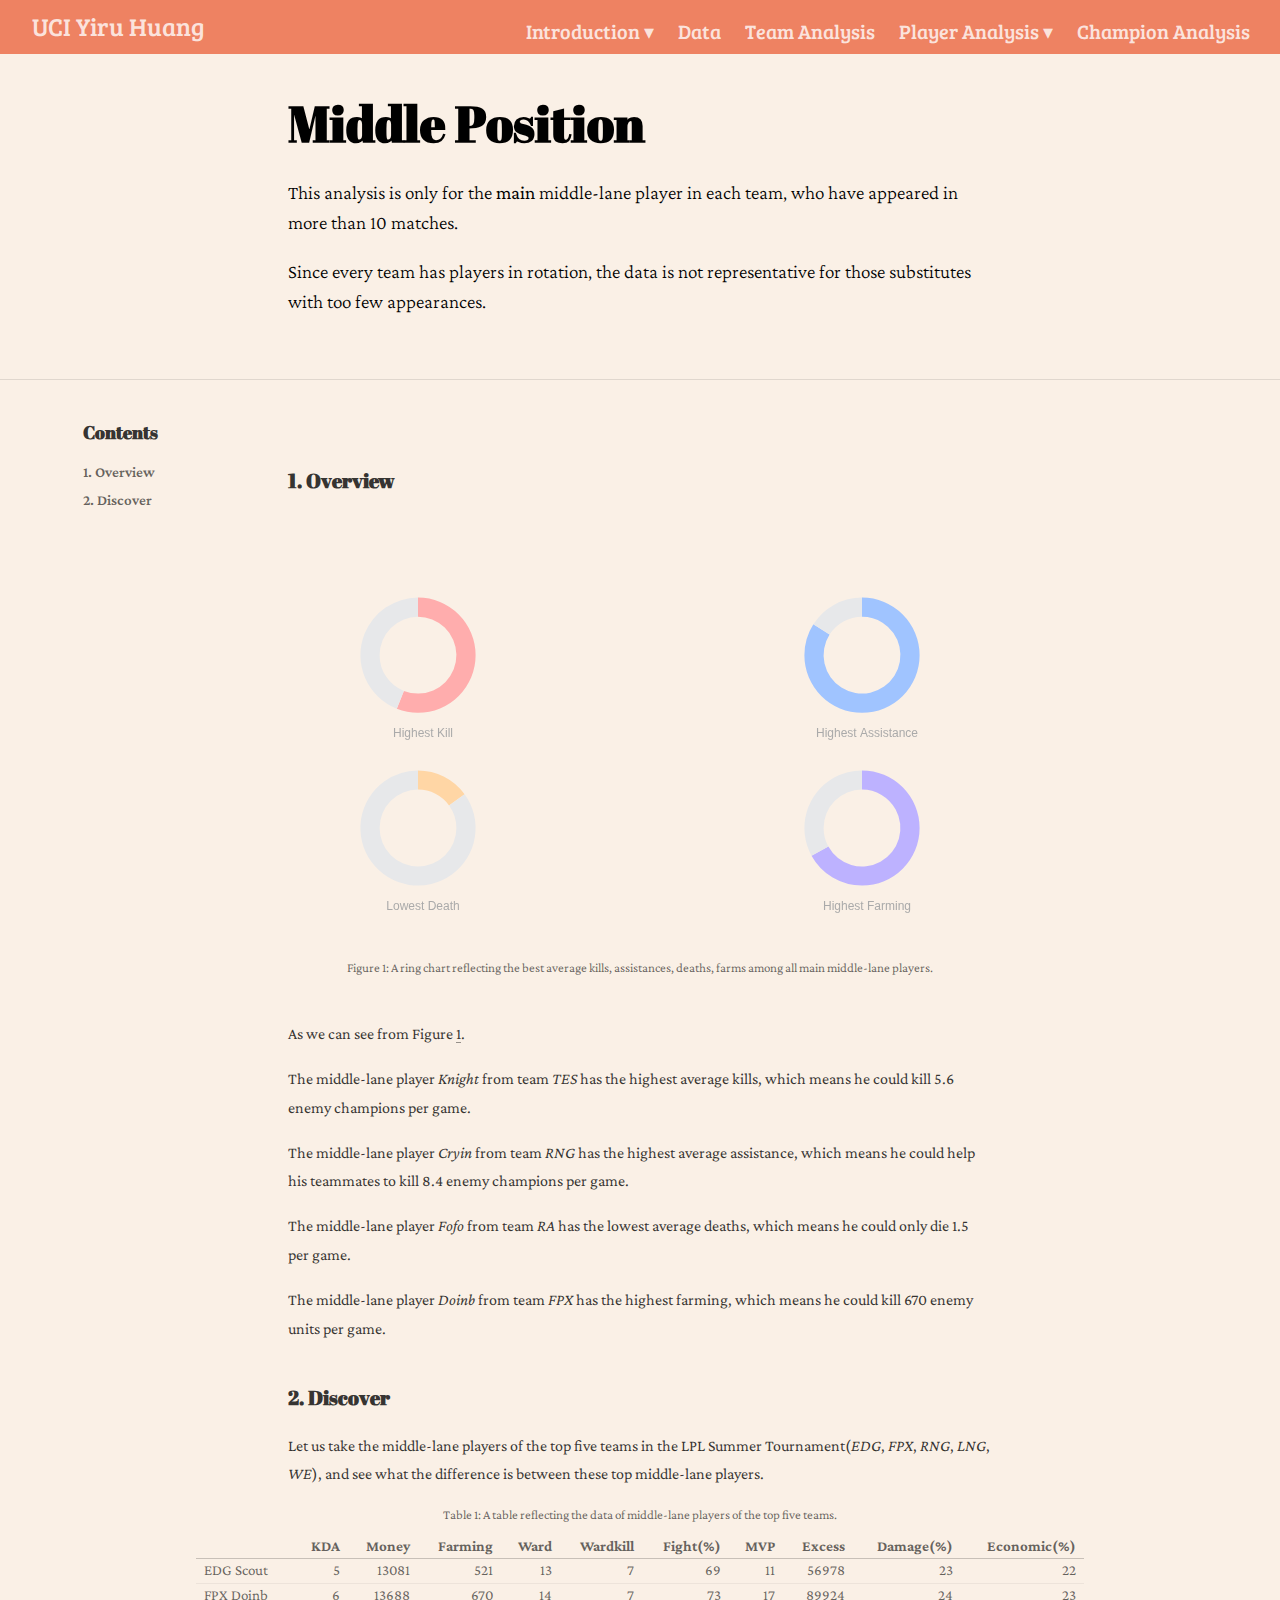
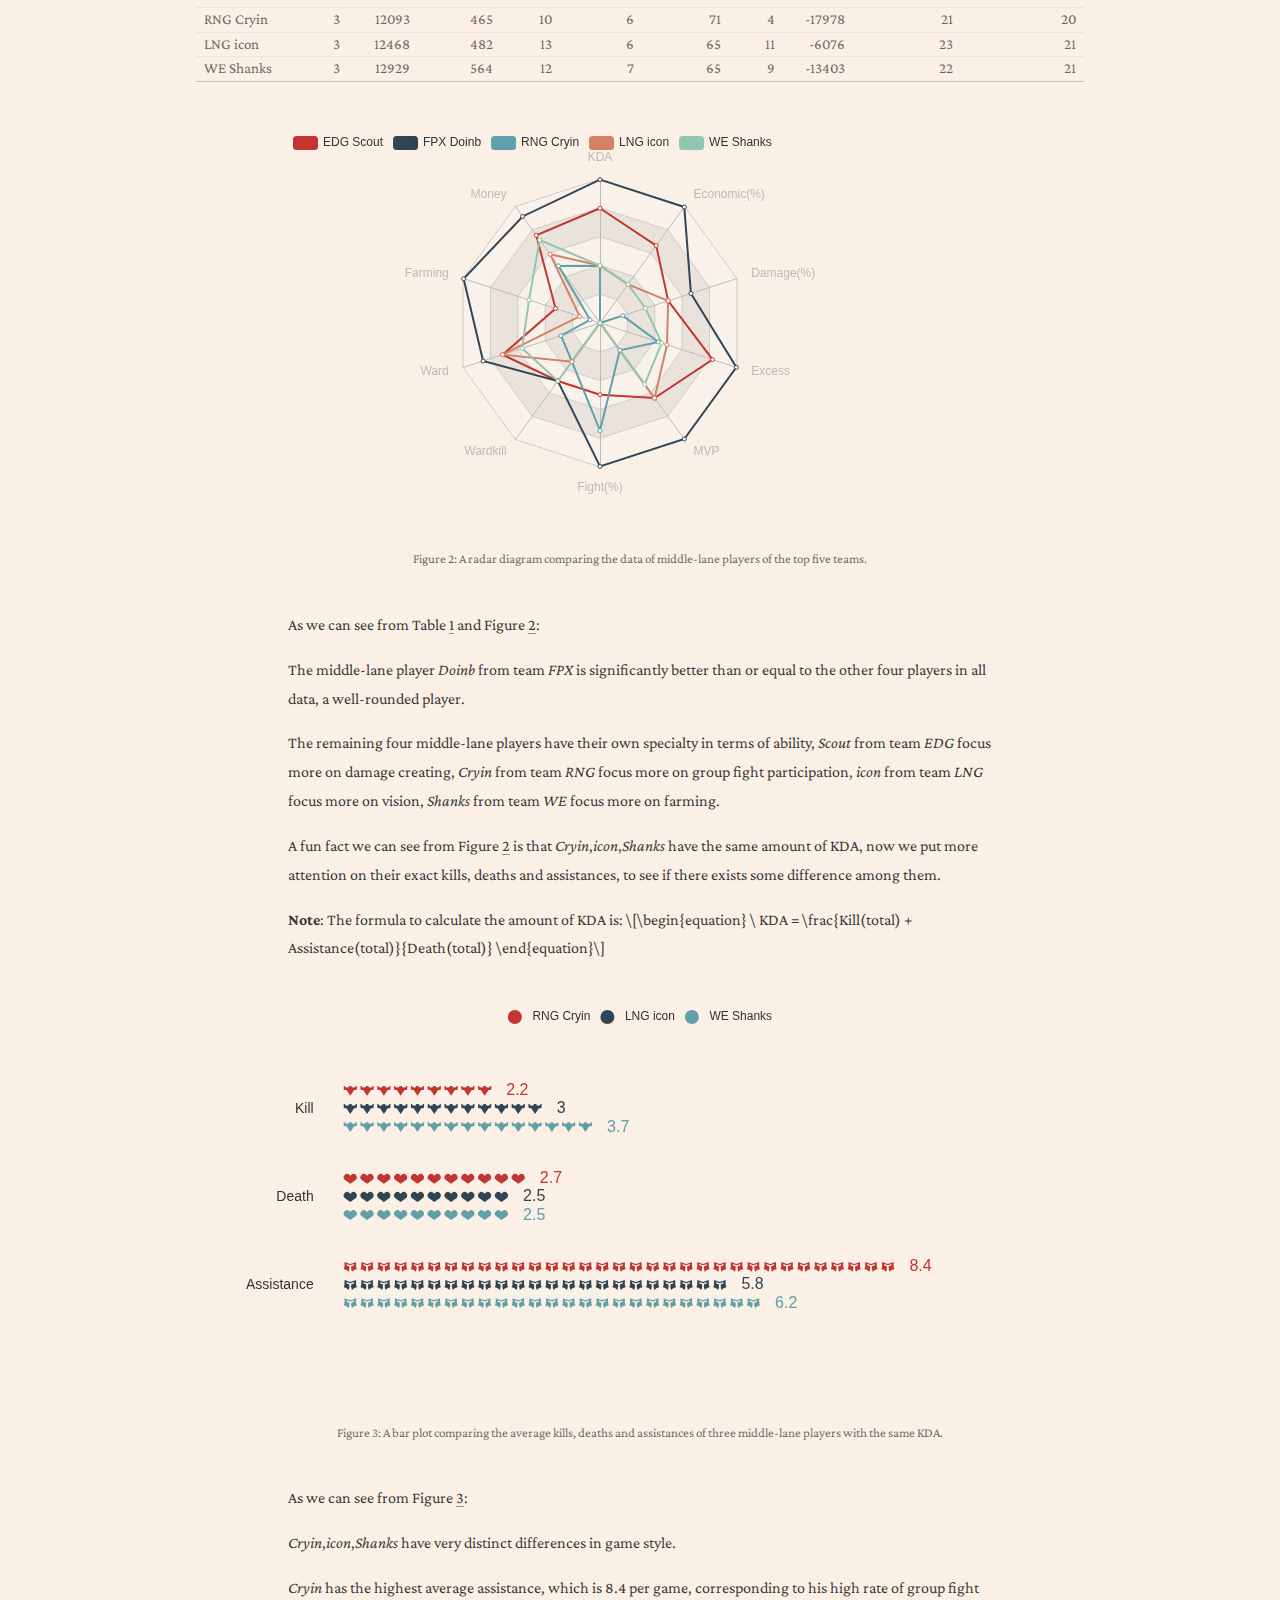
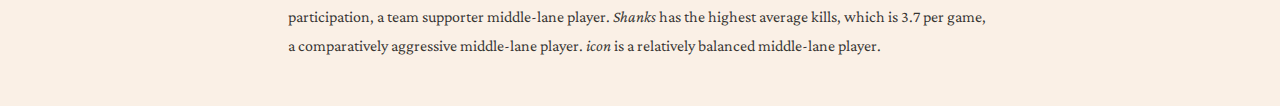
<file: mid.html>
<!DOCTYPE html>

<html xmlns="http://www.w3.org/1999/xhtml" lang="" xml:lang="">

<head>
  <meta charset="utf-8"/>
  <meta name="viewport" content="width=device-width, initial-scale=1"/>
  <meta http-equiv="X-UA-Compatible" content="IE=Edge,chrome=1"/>
  <meta name="generator" content="distill" />

  <style type="text/css">
  /* Hide doc at startup (prevent jankiness while JS renders/transforms) */
  body {
    visibility: hidden;
  }
  </style>

 <!--radix_placeholder_import_source-->
 <!--/radix_placeholder_import_source-->

<style type="text/css">code{white-space: pre;}</style>
<style type="text/css" data-origin="pandoc">
pre > code.sourceCode { white-space: pre; position: relative; }
pre > code.sourceCode > span { display: inline-block; line-height: 1.25; }
pre > code.sourceCode > span:empty { height: 1.2em; }
.sourceCode { overflow: visible; }
code.sourceCode > span { color: inherit; text-decoration: inherit; }
div.sourceCode { margin: 1em 0; }
pre.sourceCode { margin: 0; }
@media screen {
div.sourceCode { overflow: auto; }
}
@media print {
pre > code.sourceCode { white-space: pre-wrap; }
pre > code.sourceCode > span { text-indent: -5em; padding-left: 5em; }
}
pre.numberSource code
  { counter-reset: source-line 0; }
pre.numberSource code > span
  { position: relative; left: -4em; counter-increment: source-line; }
pre.numberSource code > span > a:first-child::before
  { content: counter(source-line);
    position: relative; left: -1em; text-align: right; vertical-align: baseline;
    border: none; display: inline-block;
    -webkit-touch-callout: none; -webkit-user-select: none;
    -khtml-user-select: none; -moz-user-select: none;
    -ms-user-select: none; user-select: none;
    padding: 0 4px; width: 4em;
    color: #aaaaaa;
  }
pre.numberSource { margin-left: 3em; border-left: 1px solid #aaaaaa;  padding-left: 4px; }
div.sourceCode
  {   }
@media screen {
pre > code.sourceCode > span > a:first-child::before { text-decoration: underline; }
}
code span.al { color: #ad0000; } /* Alert */
code span.an { color: #5e5e5e; } /* Annotation */
code span.at { } /* Attribute */
code span.bn { color: #ad0000; } /* BaseN */
code span.bu { } /* BuiltIn */
code span.cf { color: #007ba5; } /* ControlFlow */
code span.ch { color: #20794d; } /* Char */
code span.cn { color: #8f5902; } /* Constant */
code span.co { color: #5e5e5e; } /* Comment */
code span.cv { color: #5e5e5e; font-style: italic; } /* CommentVar */
code span.do { color: #5e5e5e; font-style: italic; } /* Documentation */
code span.dt { color: #ad0000; } /* DataType */
code span.dv { color: #ad0000; } /* DecVal */
code span.er { color: #ad0000; } /* Error */
code span.ex { } /* Extension */
code span.fl { color: #ad0000; } /* Float */
code span.fu { color: #4758ab; } /* Function */
code span.im { } /* Import */
code span.in { color: #5e5e5e; } /* Information */
code span.kw { color: #007ba5; } /* Keyword */
code span.op { color: #5e5e5e; } /* Operator */
code span.ot { color: #007ba5; } /* Other */
code span.pp { color: #ad0000; } /* Preprocessor */
code span.sc { color: #5e5e5e; } /* SpecialChar */
code span.ss { color: #20794d; } /* SpecialString */
code span.st { color: #20794d; } /* String */
code span.va { color: #111111; } /* Variable */
code span.vs { color: #20794d; } /* VerbatimString */
code span.wa { color: #5e5e5e; font-style: italic; } /* Warning */
</style>


  <!--radix_placeholder_meta_tags-->
  <title>UCI Yiru Huang: Middle Position</title>

  <meta property="description" itemprop="description" content="This analysis is only for the **main** middle-lane player in each team, who have appeared in more than 10 matches.&#10;&#10;Since every team has players in rotation, the data is not representative for those substitutes with too few appearances."/>



  <!--  https://developers.facebook.com/docs/sharing/webmasters#markup -->
  <meta property="og:title" content="UCI Yiru Huang: Middle Position"/>
  <meta property="og:type" content="article"/>
  <meta property="og:description" content="This analysis is only for the **main** middle-lane player in each team, who have appeared in more than 10 matches.&#10;&#10;Since every team has players in rotation, the data is not representative for those substitutes with too few appearances."/>
  <meta property="og:locale" content="en_US"/>
  <meta property="og:site_name" content="UCI Yiru Huang"/>

  <!--  https://dev.twitter.com/cards/types/summary -->
  <meta property="twitter:card" content="summary"/>
  <meta property="twitter:title" content="UCI Yiru Huang: Middle Position"/>
  <meta property="twitter:description" content="This analysis is only for the **main** middle-lane player in each team, who have appeared in more than 10 matches.&#10;&#10;Since every team has players in rotation, the data is not representative for those substitutes with too few appearances."/>

  <!--/radix_placeholder_meta_tags-->
  <!--radix_placeholder_rmarkdown_metadata-->

  <script type="text/json" id="radix-rmarkdown-metadata">
  {"type":"list","attributes":{"names":{"type":"character","attributes":{},"value":["title","description","output"]}},"value":[{"type":"character","attributes":{},"value":["Middle Position"]},{"type":"character","attributes":{},"value":["This analysis is only for the **main** middle-lane player in each team, who have appeared in more than 10 matches.\n\nSince every team has players in rotation, the data is not representative for those substitutes with too few appearances.\n"]},{"type":"list","attributes":{"names":{"type":"character","attributes":{},"value":["distill::distill_article"]}},"value":[{"type":"list","attributes":{"names":{"type":"character","attributes":{},"value":["toc"]}},"value":[{"type":"logical","attributes":{},"value":[true]}]}]}]}
  </script>
  <!--/radix_placeholder_rmarkdown_metadata-->
  <!--radix_placeholder_navigation_in_header-->
  <meta name="distill:offset" content=""/>

  <script type="application/javascript">

    window.headroom_prevent_pin = false;

    window.document.addEventListener("DOMContentLoaded", function (event) {

      // initialize headroom for banner
      var header = $('header').get(0);
      var headerHeight = header.offsetHeight;
      var headroom = new Headroom(header, {
        tolerance: 5,
        onPin : function() {
          if (window.headroom_prevent_pin) {
            window.headroom_prevent_pin = false;
            headroom.unpin();
          }
        }
      });
      headroom.init();
      if(window.location.hash)
        headroom.unpin();
      $(header).addClass('headroom--transition');

      // offset scroll location for banner on hash change
      // (see: https://github.com/WickyNilliams/headroom.js/issues/38)
      window.addEventListener("hashchange", function(event) {
        window.scrollTo(0, window.pageYOffset - (headerHeight + 25));
      });

      // responsive menu
      $('.distill-site-header').each(function(i, val) {
        var topnav = $(this);
        var toggle = topnav.find('.nav-toggle');
        toggle.on('click', function() {
          topnav.toggleClass('responsive');
        });
      });

      // nav dropdowns
      $('.nav-dropbtn').click(function(e) {
        $(this).next('.nav-dropdown-content').toggleClass('nav-dropdown-active');
        $(this).parent().siblings('.nav-dropdown')
           .children('.nav-dropdown-content').removeClass('nav-dropdown-active');
      });
      $("body").click(function(e){
        $('.nav-dropdown-content').removeClass('nav-dropdown-active');
      });
      $(".nav-dropdown").click(function(e){
        e.stopPropagation();
      });
    });
  </script>

  <style type="text/css">

  /* Theme (user-documented overrideables for nav appearance) */

  .distill-site-nav {
    color: rgba(255, 255, 255, 0.8);
    background-color: #0F2E3D;
    font-size: 15px;
    font-weight: 300;
  }

  .distill-site-nav a {
    color: inherit;
    text-decoration: none;
  }

  .distill-site-nav a:hover {
    color: white;
  }

  @media print {
    .distill-site-nav {
      display: none;
    }
  }

  .distill-site-header {

  }

  .distill-site-footer {

  }


  /* Site Header */

  .distill-site-header {
    width: 100%;
    box-sizing: border-box;
    z-index: 3;
  }

  .distill-site-header .nav-left {
    display: inline-block;
    margin-left: 8px;
  }

  @media screen and (max-width: 768px) {
    .distill-site-header .nav-left {
      margin-left: 0;
    }
  }


  .distill-site-header .nav-right {
    float: right;
    margin-right: 8px;
  }

  .distill-site-header a,
  .distill-site-header .title {
    display: inline-block;
    text-align: center;
    padding: 14px 10px 14px 10px;
  }

  .distill-site-header .title {
    font-size: 18px;
    min-width: 150px;
  }

  .distill-site-header .logo {
    padding: 0;
  }

  .distill-site-header .logo img {
    display: none;
    max-height: 20px;
    width: auto;
    margin-bottom: -4px;
  }

  .distill-site-header .nav-image img {
    max-height: 18px;
    width: auto;
    display: inline-block;
    margin-bottom: -3px;
  }



  @media screen and (min-width: 1000px) {
    .distill-site-header .logo img {
      display: inline-block;
    }
    .distill-site-header .nav-left {
      margin-left: 20px;
    }
    .distill-site-header .nav-right {
      margin-right: 20px;
    }
    .distill-site-header .title {
      padding-left: 12px;
    }
  }


  .distill-site-header .nav-toggle {
    display: none;
  }

  .nav-dropdown {
    display: inline-block;
    position: relative;
  }

  .nav-dropdown .nav-dropbtn {
    border: none;
    outline: none;
    color: rgba(255, 255, 255, 0.8);
    padding: 16px 10px;
    background-color: transparent;
    font-family: inherit;
    font-size: inherit;
    font-weight: inherit;
    margin: 0;
    margin-top: 1px;
    z-index: 2;
  }

  .nav-dropdown-content {
    display: none;
    position: absolute;
    background-color: white;
    min-width: 200px;
    border: 1px solid rgba(0,0,0,0.15);
    border-radius: 4px;
    box-shadow: 0px 8px 16px 0px rgba(0,0,0,0.1);
    z-index: 1;
    margin-top: 2px;
    white-space: nowrap;
    padding-top: 4px;
    padding-bottom: 4px;
  }

  .nav-dropdown-content hr {
    margin-top: 4px;
    margin-bottom: 4px;
    border: none;
    border-bottom: 1px solid rgba(0, 0, 0, 0.1);
  }

  .nav-dropdown-active {
    display: block;
  }

  .nav-dropdown-content a, .nav-dropdown-content .nav-dropdown-header {
    color: black;
    padding: 6px 24px;
    text-decoration: none;
    display: block;
    text-align: left;
  }

  .nav-dropdown-content .nav-dropdown-header {
    display: block;
    padding: 5px 24px;
    padding-bottom: 0;
    text-transform: uppercase;
    font-size: 14px;
    color: #999999;
    white-space: nowrap;
  }

  .nav-dropdown:hover .nav-dropbtn {
    color: white;
  }

  .nav-dropdown-content a:hover {
    background-color: #ddd;
    color: black;
  }

  .nav-right .nav-dropdown-content {
    margin-left: -45%;
    right: 0;
  }

  @media screen and (max-width: 768px) {
    .distill-site-header a, .distill-site-header .nav-dropdown  {display: none;}
    .distill-site-header a.nav-toggle {
      float: right;
      display: block;
    }
    .distill-site-header .title {
      margin-left: 0;
    }
    .distill-site-header .nav-right {
      margin-right: 0;
    }
    .distill-site-header {
      overflow: hidden;
    }
    .nav-right .nav-dropdown-content {
      margin-left: 0;
    }
  }


  @media screen and (max-width: 768px) {
    .distill-site-header.responsive {position: relative; min-height: 500px; }
    .distill-site-header.responsive a.nav-toggle {
      position: absolute;
      right: 0;
      top: 0;
    }
    .distill-site-header.responsive a,
    .distill-site-header.responsive .nav-dropdown {
      display: block;
      text-align: left;
    }
    .distill-site-header.responsive .nav-left,
    .distill-site-header.responsive .nav-right {
      width: 100%;
    }
    .distill-site-header.responsive .nav-dropdown {float: none;}
    .distill-site-header.responsive .nav-dropdown-content {position: relative;}
    .distill-site-header.responsive .nav-dropdown .nav-dropbtn {
      display: block;
      width: 100%;
      text-align: left;
    }
  }

  /* Site Footer */

  .distill-site-footer {
    width: 100%;
    overflow: hidden;
    box-sizing: border-box;
    z-index: 3;
    margin-top: 30px;
    padding-top: 30px;
    padding-bottom: 30px;
    text-align: center;
  }

  /* Headroom */

  d-title {
    padding-top: 6rem;
  }

  @media print {
    d-title {
      padding-top: 4rem;
    }
  }

  .headroom {
    z-index: 1000;
    position: fixed;
    top: 0;
    left: 0;
    right: 0;
  }

  .headroom--transition {
    transition: all .4s ease-in-out;
  }

  .headroom--unpinned {
    top: -100px;
  }

  .headroom--pinned {
    top: 0;
  }

  /* adjust viewport for navbar height */
  /* helps vertically center bootstrap (non-distill) content */
  .min-vh-100 {
    min-height: calc(100vh - 100px) !important;
  }

  </style>

  <script src="site_libs/jquery-3.6.0/jquery-3.6.0.min.js"></script>
  <link href="site_libs/font-awesome-5.1.0/css/all.css" rel="stylesheet"/>
  <link href="site_libs/font-awesome-5.1.0/css/v4-shims.css" rel="stylesheet"/>
  <script src="site_libs/headroom-0.9.4/headroom.min.js"></script>
  <script src="site_libs/autocomplete-0.37.1/autocomplete.min.js"></script>
  <script src="site_libs/fuse-6.4.1/fuse.min.js"></script>

  <script type="application/javascript">

  function getMeta(metaName) {
    var metas = document.getElementsByTagName('meta');
    for (let i = 0; i < metas.length; i++) {
      if (metas[i].getAttribute('name') === metaName) {
        return metas[i].getAttribute('content');
      }
    }
    return '';
  }

  function offsetURL(url) {
    var offset = getMeta('distill:offset');
    return offset ? offset + '/' + url : url;
  }

  function createFuseIndex() {

    // create fuse index
    var options = {
      keys: [
        { name: 'title', weight: 20 },
        { name: 'categories', weight: 15 },
        { name: 'description', weight: 10 },
        { name: 'contents', weight: 5 },
      ],
      ignoreLocation: true,
      threshold: 0
    };
    var fuse = new window.Fuse([], options);

    // fetch the main search.json
    return fetch(offsetURL('search.json'))
      .then(function(response) {
        if (response.status == 200) {
          return response.json().then(function(json) {
            // index main articles
            json.articles.forEach(function(article) {
              fuse.add(article);
            });
            // download collections and index their articles
            return Promise.all(json.collections.map(function(collection) {
              return fetch(offsetURL(collection)).then(function(response) {
                if (response.status === 200) {
                  return response.json().then(function(articles) {
                    articles.forEach(function(article) {
                      fuse.add(article);
                    });
                  })
                } else {
                  return Promise.reject(
                    new Error('Unexpected status from search index request: ' +
                              response.status)
                  );
                }
              });
            })).then(function() {
              return fuse;
            });
          });

        } else {
          return Promise.reject(
            new Error('Unexpected status from search index request: ' +
                        response.status)
          );
        }
      });
  }

  window.document.addEventListener("DOMContentLoaded", function (event) {

    // get search element (bail if we don't have one)
    var searchEl = window.document.getElementById('distill-search');
    if (!searchEl)
      return;

    createFuseIndex()
      .then(function(fuse) {

        // make search box visible
        searchEl.classList.remove('hidden');

        // initialize autocomplete
        var options = {
          autoselect: true,
          hint: false,
          minLength: 2,
        };
        window.autocomplete(searchEl, options, [{
          source: function(query, callback) {
            const searchOptions = {
              isCaseSensitive: false,
              shouldSort: true,
              minMatchCharLength: 2,
              limit: 10,
            };
            var results = fuse.search(query, searchOptions);
            callback(results
              .map(function(result) { return result.item; })
            );
          },
          templates: {
            suggestion: function(suggestion) {
              var img = suggestion.preview && Object.keys(suggestion.preview).length > 0
                ? `<img src="${offsetURL(suggestion.preview)}"</img>`
                : '';
              var html = `
                <div class="search-item">
                  <h3>${suggestion.title}</h3>
                  <div class="search-item-description">
                    ${suggestion.description || ''}
                  </div>
                  <div class="search-item-preview">
                    ${img}
                  </div>
                </div>
              `;
              return html;
            }
          }
        }]).on('autocomplete:selected', function(event, suggestion) {
          window.location.href = offsetURL(suggestion.path);
        });
        // remove inline display style on autocompleter (we want to
        // manage responsive display via css)
        $('.algolia-autocomplete').css("display", "");
      })
      .catch(function(error) {
        console.log(error);
      });

  });

  </script>

  <style type="text/css">

  .nav-search {
    font-size: x-small;
  }

  /* Algolioa Autocomplete */

  .algolia-autocomplete {
    display: inline-block;
    margin-left: 10px;
    vertical-align: sub;
    background-color: white;
    color: black;
    padding: 6px;
    padding-top: 8px;
    padding-bottom: 0;
    border-radius: 6px;
    border: 1px #0F2E3D solid;
    width: 180px;
  }


  @media screen and (max-width: 768px) {
    .distill-site-nav .algolia-autocomplete {
      display: none;
      visibility: hidden;
    }
    .distill-site-nav.responsive .algolia-autocomplete {
      display: inline-block;
      visibility: visible;
    }
    .distill-site-nav.responsive .algolia-autocomplete .aa-dropdown-menu {
      margin-left: 0;
      width: 400px;
      max-height: 400px;
    }
  }

  .algolia-autocomplete .aa-input, .algolia-autocomplete .aa-hint {
    width: 90%;
    outline: none;
    border: none;
  }

  .algolia-autocomplete .aa-hint {
    color: #999;
  }
  .algolia-autocomplete .aa-dropdown-menu {
    width: 550px;
    max-height: 70vh;
    overflow-x: visible;
    overflow-y: scroll;
    padding: 5px;
    margin-top: 3px;
    margin-left: -150px;
    background-color: #fff;
    border-radius: 5px;
    border: 1px solid #999;
    border-top: none;
  }

  .algolia-autocomplete .aa-dropdown-menu .aa-suggestion {
    cursor: pointer;
    padding: 5px 4px;
    border-bottom: 1px solid #eee;
  }

  .algolia-autocomplete .aa-dropdown-menu .aa-suggestion:last-of-type {
    border-bottom: none;
    margin-bottom: 2px;
  }

  .algolia-autocomplete .aa-dropdown-menu .aa-suggestion .search-item {
    overflow: hidden;
    font-size: 0.8em;
    line-height: 1.4em;
  }

  .algolia-autocomplete .aa-dropdown-menu .aa-suggestion .search-item h3 {
    font-size: 1rem;
    margin-block-start: 0;
    margin-block-end: 5px;
  }

  .algolia-autocomplete .aa-dropdown-menu .aa-suggestion .search-item-description {
    display: inline-block;
    overflow: hidden;
    height: 2.8em;
    width: 80%;
    margin-right: 4%;
  }

  .algolia-autocomplete .aa-dropdown-menu .aa-suggestion .search-item-preview {
    display: inline-block;
    width: 15%;
  }

  .algolia-autocomplete .aa-dropdown-menu .aa-suggestion .search-item-preview img {
    height: 3em;
    width: auto;
    display: none;
  }

  .algolia-autocomplete .aa-dropdown-menu .aa-suggestion .search-item-preview img[src] {
    display: initial;
  }

  .algolia-autocomplete .aa-dropdown-menu .aa-suggestion.aa-cursor {
    background-color: #eee;
  }
  .algolia-autocomplete .aa-dropdown-menu .aa-suggestion em {
    font-weight: bold;
    font-style: normal;
  }

  </style>


  <!--/radix_placeholder_navigation_in_header-->
  <!--radix_placeholder_distill-->

  <style type="text/css">

  body {
    background-color: white;
  }

  .pandoc-table {
    width: 100%;
  }

  .pandoc-table>caption {
    margin-bottom: 10px;
  }

  .pandoc-table th:not([align]) {
    text-align: left;
  }

  .pagedtable-footer {
    font-size: 15px;
  }

  d-byline .byline {
    grid-template-columns: 2fr 2fr;
  }

  d-byline .byline h3 {
    margin-block-start: 1.5em;
  }

  d-byline .byline .authors-affiliations h3 {
    margin-block-start: 0.5em;
  }

  .authors-affiliations .orcid-id {
    width: 16px;
    height:16px;
    margin-left: 4px;
    margin-right: 4px;
    vertical-align: middle;
    padding-bottom: 2px;
  }

  d-title .dt-tags {
    margin-top: 1em;
    grid-column: text;
  }

  .dt-tags .dt-tag {
    text-decoration: none;
    display: inline-block;
    color: rgba(0,0,0,0.6);
    padding: 0em 0.4em;
    margin-right: 0.5em;
    margin-bottom: 0.4em;
    font-size: 70%;
    border: 1px solid rgba(0,0,0,0.2);
    border-radius: 3px;
    text-transform: uppercase;
    font-weight: 500;
  }

  d-article table.gt_table td,
  d-article table.gt_table th {
    border-bottom: none;
  }

  .html-widget {
    margin-bottom: 2.0em;
  }

  .l-screen-inset {
    padding-right: 16px;
  }

  .l-screen .caption {
    margin-left: 10px;
  }

  .shaded {
    background: rgb(247, 247, 247);
    padding-top: 20px;
    padding-bottom: 20px;
    border-top: 1px solid rgba(0, 0, 0, 0.1);
    border-bottom: 1px solid rgba(0, 0, 0, 0.1);
  }

  .shaded .html-widget {
    margin-bottom: 0;
    border: 1px solid rgba(0, 0, 0, 0.1);
  }

  .shaded .shaded-content {
    background: white;
  }

  .text-output {
    margin-top: 0;
    line-height: 1.5em;
  }

  .hidden {
    display: none !important;
  }

  d-article {
    padding-top: 2.5rem;
    padding-bottom: 30px;
  }

  d-appendix {
    padding-top: 30px;
  }

  d-article>p>img {
    width: 100%;
  }

  d-article h2 {
    margin: 1rem 0 1.5rem 0;
  }

  d-article h3 {
    margin-top: 1.5rem;
  }

  d-article iframe {
    border: 1px solid rgba(0, 0, 0, 0.1);
    margin-bottom: 2.0em;
    width: 100%;
  }

  /* Tweak code blocks */

  d-article div.sourceCode code,
  d-article pre code {
    font-family: Consolas, Monaco, 'Andale Mono', 'Ubuntu Mono', monospace;
  }

  d-article pre,
  d-article div.sourceCode,
  d-article div.sourceCode pre {
    overflow: auto;
  }

  d-article div.sourceCode {
    background-color: white;
  }

  d-article div.sourceCode pre {
    padding-left: 10px;
    font-size: 12px;
    border-left: 2px solid rgba(0,0,0,0.1);
  }

  d-article pre {
    font-size: 12px;
    color: black;
    background: none;
    margin-top: 0;
    text-align: left;
    white-space: pre;
    word-spacing: normal;
    word-break: normal;
    word-wrap: normal;
    line-height: 1.5;

    -moz-tab-size: 4;
    -o-tab-size: 4;
    tab-size: 4;

    -webkit-hyphens: none;
    -moz-hyphens: none;
    -ms-hyphens: none;
    hyphens: none;
  }

  d-article pre a {
    border-bottom: none;
  }

  d-article pre a:hover {
    border-bottom: none;
    text-decoration: underline;
  }

  d-article details {
    grid-column: text;
    margin-bottom: 0.8em;
  }

  @media(min-width: 768px) {

  d-article pre,
  d-article div.sourceCode,
  d-article div.sourceCode pre {
    overflow: visible !important;
  }

  d-article div.sourceCode pre {
    padding-left: 18px;
    font-size: 14px;
  }

  d-article pre {
    font-size: 14px;
  }

  }

  figure img.external {
    background: white;
    border: 1px solid rgba(0, 0, 0, 0.1);
    box-shadow: 0 1px 8px rgba(0, 0, 0, 0.1);
    padding: 18px;
    box-sizing: border-box;
  }

  /* CSS for d-contents */

  .d-contents {
    grid-column: text;
    color: rgba(0,0,0,0.8);
    font-size: 0.9em;
    padding-bottom: 1em;
    margin-bottom: 1em;
    padding-bottom: 0.5em;
    margin-bottom: 1em;
    padding-left: 0.25em;
    justify-self: start;
  }

  @media(min-width: 1000px) {
    .d-contents.d-contents-float {
      height: 0;
      grid-column-start: 1;
      grid-column-end: 4;
      justify-self: center;
      padding-right: 3em;
      padding-left: 2em;
    }
  }

  .d-contents nav h3 {
    font-size: 18px;
    margin-top: 0;
    margin-bottom: 1em;
  }

  .d-contents li {
    list-style-type: none
  }

  .d-contents nav > ul {
    padding-left: 0;
  }

  .d-contents ul {
    padding-left: 1em
  }

  .d-contents nav ul li {
    margin-top: 0.6em;
    margin-bottom: 0.2em;
  }

  .d-contents nav a {
    font-size: 13px;
    border-bottom: none;
    text-decoration: none
    color: rgba(0, 0, 0, 0.8);
  }

  .d-contents nav a:hover {
    text-decoration: underline solid rgba(0, 0, 0, 0.6)
  }

  .d-contents nav > ul > li > a {
    font-weight: 600;
  }

  .d-contents nav > ul > li > ul {
    font-weight: inherit;
  }

  .d-contents nav > ul > li > ul > li {
    margin-top: 0.2em;
  }


  .d-contents nav ul {
    margin-top: 0;
    margin-bottom: 0.25em;
  }

  .d-article-with-toc h2:nth-child(2) {
    margin-top: 0;
  }


  /* Figure */

  .figure {
    position: relative;
    margin-bottom: 2.5em;
    margin-top: 1.5em;
  }

  .figure img {
    width: 100%;
  }

  .figure .caption {
    color: rgba(0, 0, 0, 0.6);
    font-size: 12px;
    line-height: 1.5em;
  }

  .figure img.external {
    background: white;
    border: 1px solid rgba(0, 0, 0, 0.1);
    box-shadow: 0 1px 8px rgba(0, 0, 0, 0.1);
    padding: 18px;
    box-sizing: border-box;
  }

  .figure .caption a {
    color: rgba(0, 0, 0, 0.6);
  }

  .figure .caption b,
  .figure .caption strong, {
    font-weight: 600;
    color: rgba(0, 0, 0, 1.0);
  }

  /* Citations */

  d-article .citation {
    color: inherit;
    cursor: inherit;
  }

  div.hanging-indent{
    margin-left: 1em; text-indent: -1em;
  }

  /* Citation hover box */

  .tippy-box[data-theme~=light-border] {
    background-color: rgba(250, 250, 250, 0.95);
  }

  .tippy-content > p {
    margin-bottom: 0;
    padding: 2px;
  }


  /* Tweak 1000px media break to show more text */

  @media(min-width: 1000px) {
    .base-grid,
    distill-header,
    d-title,
    d-abstract,
    d-article,
    d-appendix,
    distill-appendix,
    d-byline,
    d-footnote-list,
    d-citation-list,
    distill-footer {
      grid-template-columns: [screen-start] 1fr [page-start kicker-start] 80px [middle-start] 50px [text-start kicker-end] 65px 65px 65px 65px 65px 65px 65px 65px [text-end gutter-start] 65px [middle-end] 65px [page-end gutter-end] 1fr [screen-end];
      grid-column-gap: 16px;
    }

    .grid {
      grid-column-gap: 16px;
    }

    d-article {
      font-size: 1.06rem;
      line-height: 1.7em;
    }
    figure .caption, .figure .caption, figure figcaption {
      font-size: 13px;
    }
  }

  @media(min-width: 1180px) {
    .base-grid,
    distill-header,
    d-title,
    d-abstract,
    d-article,
    d-appendix,
    distill-appendix,
    d-byline,
    d-footnote-list,
    d-citation-list,
    distill-footer {
      grid-template-columns: [screen-start] 1fr [page-start kicker-start] 60px [middle-start] 60px [text-start kicker-end] 60px 60px 60px 60px 60px 60px 60px 60px [text-end gutter-start] 60px [middle-end] 60px [page-end gutter-end] 1fr [screen-end];
      grid-column-gap: 32px;
    }

    .grid {
      grid-column-gap: 32px;
    }
  }


  /* Get the citation styles for the appendix (not auto-injected on render since
     we do our own rendering of the citation appendix) */

  d-appendix .citation-appendix,
  .d-appendix .citation-appendix {
    font-size: 11px;
    line-height: 15px;
    border-left: 1px solid rgba(0, 0, 0, 0.1);
    padding-left: 18px;
    border: 1px solid rgba(0,0,0,0.1);
    background: rgba(0, 0, 0, 0.02);
    padding: 10px 18px;
    border-radius: 3px;
    color: rgba(150, 150, 150, 1);
    overflow: hidden;
    margin-top: -12px;
    white-space: pre-wrap;
    word-wrap: break-word;
  }

  /* Include appendix styles here so they can be overridden */

  d-appendix {
    contain: layout style;
    font-size: 0.8em;
    line-height: 1.7em;
    margin-top: 60px;
    margin-bottom: 0;
    border-top: 1px solid rgba(0, 0, 0, 0.1);
    color: rgba(0,0,0,0.5);
    padding-top: 60px;
    padding-bottom: 48px;
  }

  d-appendix h3 {
    grid-column: page-start / text-start;
    font-size: 15px;
    font-weight: 500;
    margin-top: 1em;
    margin-bottom: 0;
    color: rgba(0,0,0,0.65);
  }

  d-appendix h3 + * {
    margin-top: 1em;
  }

  d-appendix ol {
    padding: 0 0 0 15px;
  }

  @media (min-width: 768px) {
    d-appendix ol {
      padding: 0 0 0 30px;
      margin-left: -30px;
    }
  }

  d-appendix li {
    margin-bottom: 1em;
  }

  d-appendix a {
    color: rgba(0, 0, 0, 0.6);
  }

  d-appendix > * {
    grid-column: text;
  }

  d-appendix > d-footnote-list,
  d-appendix > d-citation-list,
  d-appendix > distill-appendix {
    grid-column: screen;
  }

  /* Include footnote styles here so they can be overridden */

  d-footnote-list {
    contain: layout style;
  }

  d-footnote-list > * {
    grid-column: text;
  }

  d-footnote-list a.footnote-backlink {
    color: rgba(0,0,0,0.3);
    padding-left: 0.5em;
  }



  /* Anchor.js */

  .anchorjs-link {
    /*transition: all .25s linear; */
    text-decoration: none;
    border-bottom: none;
  }
  *:hover > .anchorjs-link {
    margin-left: -1.125em !important;
    text-decoration: none;
    border-bottom: none;
  }

  /* Social footer */

  .social_footer {
    margin-top: 30px;
    margin-bottom: 0;
    color: rgba(0,0,0,0.67);
  }

  .disqus-comments {
    margin-right: 30px;
  }

  .disqus-comment-count {
    border-bottom: 1px solid rgba(0, 0, 0, 0.4);
    cursor: pointer;
  }

  #disqus_thread {
    margin-top: 30px;
  }

  .article-sharing a {
    border-bottom: none;
    margin-right: 8px;
  }

  .article-sharing a:hover {
    border-bottom: none;
  }

  .sidebar-section.subscribe {
    font-size: 12px;
    line-height: 1.6em;
  }

  .subscribe p {
    margin-bottom: 0.5em;
  }


  .article-footer .subscribe {
    font-size: 15px;
    margin-top: 45px;
  }


  .sidebar-section.custom {
    font-size: 12px;
    line-height: 1.6em;
  }

  .custom p {
    margin-bottom: 0.5em;
  }

  /* Styles for listing layout (hide title) */
  .layout-listing d-title, .layout-listing .d-title {
    display: none;
  }

  /* Styles for posts lists (not auto-injected) */


  .posts-with-sidebar {
    padding-left: 45px;
    padding-right: 45px;
  }

  .posts-list .description h2,
  .posts-list .description p {
    font-family: -apple-system, BlinkMacSystemFont, "Segoe UI", Roboto, Oxygen, Ubuntu, Cantarell, "Fira Sans", "Droid Sans", "Helvetica Neue", Arial, sans-serif;
  }

  .posts-list .description h2 {
    font-weight: 700;
    border-bottom: none;
    padding-bottom: 0;
  }

  .posts-list h2.post-tag {
    border-bottom: 1px solid rgba(0, 0, 0, 0.2);
    padding-bottom: 12px;
  }
  .posts-list {
    margin-top: 60px;
    margin-bottom: 24px;
  }

  .posts-list .post-preview {
    text-decoration: none;
    overflow: hidden;
    display: block;
    border-bottom: 1px solid rgba(0, 0, 0, 0.1);
    padding: 24px 0;
  }

  .post-preview-last {
    border-bottom: none !important;
  }

  .posts-list .posts-list-caption {
    grid-column: screen;
    font-weight: 400;
  }

  .posts-list .post-preview h2 {
    margin: 0 0 6px 0;
    line-height: 1.2em;
    font-style: normal;
    font-size: 24px;
  }

  .posts-list .post-preview p {
    margin: 0 0 12px 0;
    line-height: 1.4em;
    font-size: 16px;
  }

  .posts-list .post-preview .thumbnail {
    box-sizing: border-box;
    margin-bottom: 24px;
    position: relative;
    max-width: 500px;
  }
  .posts-list .post-preview img {
    width: 100%;
    display: block;
  }

  .posts-list .metadata {
    font-size: 12px;
    line-height: 1.4em;
    margin-bottom: 18px;
  }

  .posts-list .metadata > * {
    display: inline-block;
  }

  .posts-list .metadata .publishedDate {
    margin-right: 2em;
  }

  .posts-list .metadata .dt-authors {
    display: block;
    margin-top: 0.3em;
    margin-right: 2em;
  }

  .posts-list .dt-tags {
    display: block;
    line-height: 1em;
  }

  .posts-list .dt-tags .dt-tag {
    display: inline-block;
    color: rgba(0,0,0,0.6);
    padding: 0.3em 0.4em;
    margin-right: 0.2em;
    margin-bottom: 0.4em;
    font-size: 60%;
    border: 1px solid rgba(0,0,0,0.2);
    border-radius: 3px;
    text-transform: uppercase;
    font-weight: 500;
  }

  .posts-list img {
    opacity: 1;
  }

  .posts-list img[data-src] {
    opacity: 0;
  }

  .posts-more {
    clear: both;
  }


  .posts-sidebar {
    font-size: 16px;
  }

  .posts-sidebar h3 {
    font-size: 16px;
    margin-top: 0;
    margin-bottom: 0.5em;
    font-weight: 400;
    text-transform: uppercase;
  }

  .sidebar-section {
    margin-bottom: 30px;
  }

  .categories ul {
    list-style-type: none;
    margin: 0;
    padding: 0;
  }

  .categories li {
    color: rgba(0, 0, 0, 0.8);
    margin-bottom: 0;
  }

  .categories li>a {
    border-bottom: none;
  }

  .categories li>a:hover {
    border-bottom: 1px solid rgba(0, 0, 0, 0.4);
  }

  .categories .active {
    font-weight: 600;
  }

  .categories .category-count {
    color: rgba(0, 0, 0, 0.4);
  }


  @media(min-width: 768px) {
    .posts-list .post-preview h2 {
      font-size: 26px;
    }
    .posts-list .post-preview .thumbnail {
      float: right;
      width: 30%;
      margin-bottom: 0;
    }
    .posts-list .post-preview .description {
      float: left;
      width: 45%;
    }
    .posts-list .post-preview .metadata {
      float: left;
      width: 20%;
      margin-top: 8px;
    }
    .posts-list .post-preview p {
      margin: 0 0 12px 0;
      line-height: 1.5em;
      font-size: 16px;
    }
    .posts-with-sidebar .posts-list {
      float: left;
      width: 75%;
    }
    .posts-with-sidebar .posts-sidebar {
      float: right;
      width: 20%;
      margin-top: 60px;
      padding-top: 24px;
      padding-bottom: 24px;
    }
  }


  /* Improve display for browsers without grid (IE/Edge <= 15) */

  .downlevel {
    line-height: 1.6em;
    font-family: -apple-system, BlinkMacSystemFont, "Segoe UI", Roboto, Oxygen, Ubuntu, Cantarell, "Fira Sans", "Droid Sans", "Helvetica Neue", Arial, sans-serif;
    margin: 0;
  }

  .downlevel .d-title {
    padding-top: 6rem;
    padding-bottom: 1.5rem;
  }

  .downlevel .d-title h1 {
    font-size: 50px;
    font-weight: 700;
    line-height: 1.1em;
    margin: 0 0 0.5rem;
  }

  .downlevel .d-title p {
    font-weight: 300;
    font-size: 1.2rem;
    line-height: 1.55em;
    margin-top: 0;
  }

  .downlevel .d-byline {
    padding-top: 0.8em;
    padding-bottom: 0.8em;
    font-size: 0.8rem;
    line-height: 1.8em;
  }

  .downlevel .section-separator {
    border: none;
    border-top: 1px solid rgba(0, 0, 0, 0.1);
  }

  .downlevel .d-article {
    font-size: 1.06rem;
    line-height: 1.7em;
    padding-top: 1rem;
    padding-bottom: 2rem;
  }


  .downlevel .d-appendix {
    padding-left: 0;
    padding-right: 0;
    max-width: none;
    font-size: 0.8em;
    line-height: 1.7em;
    margin-bottom: 0;
    color: rgba(0,0,0,0.5);
    padding-top: 40px;
    padding-bottom: 48px;
  }

  .downlevel .footnotes ol {
    padding-left: 13px;
  }

  .downlevel .base-grid,
  .downlevel .distill-header,
  .downlevel .d-title,
  .downlevel .d-abstract,
  .downlevel .d-article,
  .downlevel .d-appendix,
  .downlevel .distill-appendix,
  .downlevel .d-byline,
  .downlevel .d-footnote-list,
  .downlevel .d-citation-list,
  .downlevel .distill-footer,
  .downlevel .appendix-bottom,
  .downlevel .posts-container {
    padding-left: 40px;
    padding-right: 40px;
  }

  @media(min-width: 768px) {
    .downlevel .base-grid,
    .downlevel .distill-header,
    .downlevel .d-title,
    .downlevel .d-abstract,
    .downlevel .d-article,
    .downlevel .d-appendix,
    .downlevel .distill-appendix,
    .downlevel .d-byline,
    .downlevel .d-footnote-list,
    .downlevel .d-citation-list,
    .downlevel .distill-footer,
    .downlevel .appendix-bottom,
    .downlevel .posts-container {
    padding-left: 150px;
    padding-right: 150px;
    max-width: 900px;
  }
  }

  .downlevel pre code {
    display: block;
    border-left: 2px solid rgba(0, 0, 0, .1);
    padding: 0 0 0 20px;
    font-size: 14px;
  }

  .downlevel code, .downlevel pre {
    color: black;
    background: none;
    font-family: Consolas, Monaco, 'Andale Mono', 'Ubuntu Mono', monospace;
    text-align: left;
    white-space: pre;
    word-spacing: normal;
    word-break: normal;
    word-wrap: normal;
    line-height: 1.5;

    -moz-tab-size: 4;
    -o-tab-size: 4;
    tab-size: 4;

    -webkit-hyphens: none;
    -moz-hyphens: none;
    -ms-hyphens: none;
    hyphens: none;
  }

  .downlevel .posts-list .post-preview {
    color: inherit;
  }



  </style>

  <script type="application/javascript">

  function is_downlevel_browser() {
    if (bowser.isUnsupportedBrowser({ msie: "12", msedge: "16"},
                                   window.navigator.userAgent)) {
      return true;
    } else {
      return window.load_distill_framework === undefined;
    }
  }

  // show body when load is complete
  function on_load_complete() {

    // add anchors
    if (window.anchors) {
      window.anchors.options.placement = 'left';
      window.anchors.add('d-article > h2, d-article > h3, d-article > h4, d-article > h5');
    }


    // set body to visible
    document.body.style.visibility = 'visible';

    // force redraw for leaflet widgets
    if (window.HTMLWidgets) {
      var maps = window.HTMLWidgets.findAll(".leaflet");
      $.each(maps, function(i, el) {
        var map = this.getMap();
        map.invalidateSize();
        map.eachLayer(function(layer) {
          if (layer instanceof L.TileLayer)
            layer.redraw();
        });
      });
    }

    // trigger 'shown' so htmlwidgets resize
    $('d-article').trigger('shown');
  }

  function init_distill() {

    init_common();

    // create front matter
    var front_matter = $('<d-front-matter></d-front-matter>');
    $('#distill-front-matter').wrap(front_matter);

    // create d-title
    $('.d-title').changeElementType('d-title');

    // create d-byline
    var byline = $('<d-byline></d-byline>');
    $('.d-byline').replaceWith(byline);

    // create d-article
    var article = $('<d-article></d-article>');
    $('.d-article').wrap(article).children().unwrap();

    // move posts container into article
    $('.posts-container').appendTo($('d-article'));

    // create d-appendix
    $('.d-appendix').changeElementType('d-appendix');

    // flag indicating that we have appendix items
    var appendix = $('.appendix-bottom').children('h3').length > 0;

    // replace footnotes with <d-footnote>
    $('.footnote-ref').each(function(i, val) {
      appendix = true;
      var href = $(this).attr('href');
      var id = href.replace('#', '');
      var fn = $('#' + id);
      var fn_p = $('#' + id + '>p');
      fn_p.find('.footnote-back').remove();
      var text = fn_p.html();
      var dtfn = $('<d-footnote></d-footnote>');
      dtfn.html(text);
      $(this).replaceWith(dtfn);
    });
    // remove footnotes
    $('.footnotes').remove();

    // move refs into #references-listing
    $('#references-listing').replaceWith($('#refs'));

    $('h1.appendix, h2.appendix').each(function(i, val) {
      $(this).changeElementType('h3');
    });
    $('h3.appendix').each(function(i, val) {
      var id = $(this).attr('id');
      $('.d-contents a[href="#' + id + '"]').parent().remove();
      appendix = true;
      $(this).nextUntil($('h1, h2, h3')).addBack().appendTo($('d-appendix'));
    });

    // show d-appendix if we have appendix content
    $("d-appendix").css('display', appendix ? 'grid' : 'none');

    // localize layout chunks to just output
    $('.layout-chunk').each(function(i, val) {

      // capture layout
      var layout = $(this).attr('data-layout');

      // apply layout to markdown level block elements
      var elements = $(this).children().not('details, div.sourceCode, pre, script');
      elements.each(function(i, el) {
        var layout_div = $('<div class="' + layout + '"></div>');
        if (layout_div.hasClass('shaded')) {
          var shaded_content = $('<div class="shaded-content"></div>');
          $(this).wrap(shaded_content);
          $(this).parent().wrap(layout_div);
        } else {
          $(this).wrap(layout_div);
        }
      });


      // unwrap the layout-chunk div
      $(this).children().unwrap();
    });

    // remove code block used to force  highlighting css
    $('.distill-force-highlighting-css').parent().remove();

    // remove empty line numbers inserted by pandoc when using a
    // custom syntax highlighting theme
    $('code.sourceCode a:empty').remove();

    // load distill framework
    load_distill_framework();

    // wait for window.distillRunlevel == 4 to do post processing
    function distill_post_process() {

      if (!window.distillRunlevel || window.distillRunlevel < 4)
        return;

      // hide author/affiliations entirely if we have no authors
      var front_matter = JSON.parse($("#distill-front-matter").html());
      var have_authors = front_matter.authors && front_matter.authors.length > 0;
      if (!have_authors)
        $('d-byline').addClass('hidden');

      // article with toc class
      $('.d-contents').parent().addClass('d-article-with-toc');

      // strip links that point to #
      $('.authors-affiliations').find('a[href="#"]').removeAttr('href');

      // add orcid ids
      $('.authors-affiliations').find('.author').each(function(i, el) {
        var orcid_id = front_matter.authors[i].orcidID;
        if (orcid_id) {
          var a = $('<a></a>');
          a.attr('href', 'https://orcid.org/' + orcid_id);
          var img = $('<img></img>');
          img.addClass('orcid-id');
          img.attr('alt', 'ORCID ID');
          img.attr('src','[data-uri]');
          a.append(img);
          $(this).append(a);
        }
      });

      // hide elements of author/affiliations grid that have no value
      function hide_byline_column(caption) {
        $('d-byline').find('h3:contains("' + caption + '")').parent().css('visibility', 'hidden');
      }

      // affiliations
      var have_affiliations = false;
      for (var i = 0; i<front_matter.authors.length; ++i) {
        var author = front_matter.authors[i];
        if (author.affiliation !== "&nbsp;") {
          have_affiliations = true;
          break;
        }
      }
      if (!have_affiliations)
        $('d-byline').find('h3:contains("Affiliations")').css('visibility', 'hidden');

      // published date
      if (!front_matter.publishedDate)
        hide_byline_column("Published");

      // document object identifier
      var doi = $('d-byline').find('h3:contains("DOI")');
      var doi_p = doi.next().empty();
      if (!front_matter.doi) {
        // if we have a citation and valid citationText then link to that
        if ($('#citation').length > 0 && front_matter.citationText) {
          doi.html('Citation');
          $('<a href="#citation"></a>')
            .text(front_matter.citationText)
            .appendTo(doi_p);
        } else {
          hide_byline_column("DOI");
        }
      } else {
        $('<a></a>')
           .attr('href', "https://doi.org/" + front_matter.doi)
           .html(front_matter.doi)
           .appendTo(doi_p);
      }

       // change plural form of authors/affiliations
      if (front_matter.authors.length === 1) {
        var grid = $('.authors-affiliations');
        grid.children('h3:contains("Authors")').text('Author');
        grid.children('h3:contains("Affiliations")').text('Affiliation');
      }

      // remove d-appendix and d-footnote-list local styles
      $('d-appendix > style:first-child').remove();
      $('d-footnote-list > style:first-child').remove();

      // move appendix-bottom entries to the bottom
      $('.appendix-bottom').appendTo('d-appendix').children().unwrap();
      $('.appendix-bottom').remove();

      // hoverable references
      $('span.citation[data-cites]').each(function() {
        var refs = $(this).attr('data-cites').split(" ");
        var refHtml = refs.map(function(ref) {
          return "<p>" + $('#ref-' + ref).html() + "</p>";
        }).join("\n");
        window.tippy(this, {
          allowHTML: true,
          content: refHtml,
          maxWidth: 500,
          interactive: true,
          interactiveBorder: 10,
          theme: 'light-border',
          placement: 'bottom-start'
        });
      });

      // clear polling timer
      clearInterval(tid);

      // show body now that everything is ready
      on_load_complete();
    }

    var tid = setInterval(distill_post_process, 50);
    distill_post_process();

  }

  function init_downlevel() {

    init_common();

     // insert hr after d-title
    $('.d-title').after($('<hr class="section-separator"/>'));

    // check if we have authors
    var front_matter = JSON.parse($("#distill-front-matter").html());
    var have_authors = front_matter.authors && front_matter.authors.length > 0;

    // manage byline/border
    if (!have_authors)
      $('.d-byline').remove();
    $('.d-byline').after($('<hr class="section-separator"/>'));
    $('.d-byline a').remove();

    // remove toc
    $('.d-contents').remove();

    // move appendix elements
    $('h1.appendix, h2.appendix').each(function(i, val) {
      $(this).changeElementType('h3');
    });
    $('h3.appendix').each(function(i, val) {
      $(this).nextUntil($('h1, h2, h3')).addBack().appendTo($('.d-appendix'));
    });


    // inject headers into references and footnotes
    var refs_header = $('<h3></h3>');
    refs_header.text('References');
    $('#refs').prepend(refs_header);

    var footnotes_header = $('<h3></h3');
    footnotes_header.text('Footnotes');
    $('.footnotes').children('hr').first().replaceWith(footnotes_header);

    // move appendix-bottom entries to the bottom
    $('.appendix-bottom').appendTo('.d-appendix').children().unwrap();
    $('.appendix-bottom').remove();

    // remove appendix if it's empty
    if ($('.d-appendix').children().length === 0)
      $('.d-appendix').remove();

    // prepend separator above appendix
    $('.d-appendix').before($('<hr class="section-separator" style="clear: both"/>'));

    // trim code
    $('pre>code').each(function(i, val) {
      $(this).html($.trim($(this).html()));
    });

    // move posts-container right before article
    $('.posts-container').insertBefore($('.d-article'));

    $('body').addClass('downlevel');

    on_load_complete();
  }


  function init_common() {

    // jquery plugin to change element types
    (function($) {
      $.fn.changeElementType = function(newType) {
        var attrs = {};

        $.each(this[0].attributes, function(idx, attr) {
          attrs[attr.nodeName] = attr.nodeValue;
        });

        this.replaceWith(function() {
          return $("<" + newType + "/>", attrs).append($(this).contents());
        });
      };
    })(jQuery);

    // prevent underline for linked images
    $('a > img').parent().css({'border-bottom' : 'none'});

    // mark non-body figures created by knitr chunks as 100% width
    $('.layout-chunk').each(function(i, val) {
      var figures = $(this).find('img, .html-widget');
      if ($(this).attr('data-layout') !== "l-body") {
        figures.css('width', '100%');
      } else {
        figures.css('max-width', '100%');
        figures.filter("[width]").each(function(i, val) {
          var fig = $(this);
          fig.css('width', fig.attr('width') + 'px');
        });

      }
    });

    // auto-append index.html to post-preview links in file: protocol
    // and in rstudio ide preview
    $('.post-preview').each(function(i, val) {
      if (window.location.protocol === "file:")
        $(this).attr('href', $(this).attr('href') + "index.html");
    });

    // get rid of index.html references in header
    if (window.location.protocol !== "file:") {
      $('.distill-site-header a[href]').each(function(i,val) {
        $(this).attr('href', $(this).attr('href').replace("index.html", "./"));
      });
    }

    // add class to pandoc style tables
    $('tr.header').parent('thead').parent('table').addClass('pandoc-table');
    $('.kable-table').children('table').addClass('pandoc-table');

    // add figcaption style to table captions
    $('caption').parent('table').addClass("figcaption");

    // initialize posts list
    if (window.init_posts_list)
      window.init_posts_list();

    // implmement disqus comment link
    $('.disqus-comment-count').click(function() {
      window.headroom_prevent_pin = true;
      $('#disqus_thread').toggleClass('hidden');
      if (!$('#disqus_thread').hasClass('hidden')) {
        var offset = $(this).offset();
        $(window).resize();
        $('html, body').animate({
          scrollTop: offset.top - 35
        });
      }
    });
  }

  document.addEventListener('DOMContentLoaded', function() {
    if (is_downlevel_browser())
      init_downlevel();
    else
      window.addEventListener('WebComponentsReady', init_distill);
  });

  </script>

  <style type="text/css">
  /* base variables */

  /* Edit the CSS properties in this file to create a custom
     Distill theme. Only edit values in the right column
     for each row; values shown are the CSS defaults.
     To return any property to the default,
     you may set its value to: unset
     All rows must end with a semi-colon.                      */

  /* Optional: embed custom fonts here with `@import`          */
  /* This must remain at the top of this file.                 */



  html {
    /*-- Main font sizes --*/
    --title-size:      50px;
    --body-size:       1.06rem;
    --code-size:       14px;
    --aside-size:      12px;
    --fig-cap-size:    13px;
    /*-- Main font colors --*/
    --title-color:     #000000;
    --header-color:    rgba(0, 0, 0, 0.8);
    --body-color:      rgba(0, 0, 0, 0.8);
    --aside-color:     rgba(0, 0, 0, 0.6);
    --fig-cap-color:   rgba(0, 0, 0, 0.6);
    /*-- Specify custom fonts ~~~ must be imported above   --*/
    --heading-font:    sans-serif;
    --mono-font:       monospace;
    --body-font:       sans-serif;
    --navbar-font:     sans-serif;  /* websites + blogs only */
  }

  /*-- ARTICLE METADATA --*/
  d-byline {
    --heading-size:    0.6rem;
    --heading-color:   rgba(0, 0, 0, 0.5);
    --body-size:       0.8rem;
    --body-color:      rgba(0, 0, 0, 0.8);
  }

  /*-- ARTICLE TABLE OF CONTENTS --*/
  .d-contents {
    --heading-size:    18px;
    --contents-size:   13px;
  }

  /*-- ARTICLE APPENDIX --*/
  d-appendix {
    --heading-size:    15px;
    --heading-color:   rgba(0, 0, 0, 0.65);
    --text-size:       0.8em;
    --text-color:      rgba(0, 0, 0, 0.5);
  }

  /*-- WEBSITE HEADER + FOOTER --*/
  /* These properties only apply to Distill sites and blogs  */

  .distill-site-header {
    --title-size:       18px;
    --text-color:       rgba(255, 255, 255, 0.8);
    --text-size:        15px;
    --hover-color:      white;
    --bkgd-color:       #0F2E3D;
  }

  .distill-site-footer {
    --text-color:       rgba(255, 255, 255, 0.8);
    --text-size:        15px;
    --hover-color:      white;
    --bkgd-color:       #0F2E3D;
  }

  /*-- Additional custom styles --*/
  /* Add any additional CSS rules below                      */
  </style>
  <style type="text/css">
  /* base variables */

  /* Edit the CSS properties in this file to create a custom
     Distill theme. Only edit values in the right column
     for each row; values shown are the CSS defaults.
     To return any property to the default,
     you may set its value to: unset
     All rows must end with a semi-colon.                      */

  /* Optional: embed custom fonts here with `@import`          */
  /* This must remain at the top of this file.                 */

  @import url('https://fonts.googleapis.com/css2?family=Abril Fatface');
  @import url('https://fonts.googleapis.com/css2?family=Crimson Pro');
  @import url('https://fonts.googleapis.com/css2?family=Bree Serif');
  @import url('https://fonts.googleapis.com/css2?family=Dancing Script');

  html {
    /*-- Main font sizes --*/
    --title-size:      50px;
    --body-size:       1rem;
    --code-size:       14px;
    --aside-size:      12px;
    --fig-cap-size:    13px;
    /*-- Main font colors --*/
    --title-color:     #000000;
    --header-color:    rgba(0, 0, 0, 0.8);
    --body-color:      rgba(0, 0, 0, 0.8);
    --aside-color:     rgba(0, 0, 0, 0.6);
    --fig-cap-color:   rgba(0, 0, 0, 0.6);
    /*-- Specify custom fonts ~~~ must be imported above   --*/
    --heading-font:    "Abril Fatface", sans-serif;
    --mono-font:       "Dancing Script", monospace;
    --body-font:       "Crimson Pro", sans-serif;
    --navbar-font:     "Bree Serif", sans-serif;  /* websites + blogs only */
  }

  /*-- ARTICLE METADATA --*/
  d-byline {
    --heading-size:    0.6rem;
    --heading-color:   rgba(0, 0, 0, 0.5);
    --body-size:       0.8rem;
    --body-color:      rgba(0, 0, 0, 0.8);
  }

  /*-- ARTICLE TABLE OF CONTENTS --*/
  .d-contents {
    --heading-size:    18px;
    --contents-size:   15px;
  }

  /*-- ARTICLE APPENDIX --*/
  d-appendix {
    --heading-size:    15px;
    --heading-color:   rgba(0, 0, 0, 0.65);
    --text-size:       0.8em;
    --text-color:      rgba(0, 0, 0, 0.5);
  }

  /*-- WEBSITE HEADER + FOOTER --*/
  /* These properties only apply to Distill sites and blogs  */

  .distill-site-header {
    --title-size:       25px;
    --text-color:       rgba(255, 255, 255, 0.8);
    --text-size:        20px;
    --hover-color:      white;
    --bkgd-color:       #EE8262;
  }

  .distill-site-footer {
    --text-color:       rgba(255, 255, 255, 0.8);
    --text-size:        15px;
    --hover-color:      white;
    --bkgd-color:       #EE8262;
  }

  /*-- Additional custom styles --*/
  /* Add any additional CSS rules below                      */

  body {
    background-color: linen;
  }</style>
  <style type="text/css">
  /* base style */

  /* FONT FAMILIES */

  :root {
    --heading-default: -apple-system, BlinkMacSystemFont, "Segoe UI", Roboto, Oxygen, Ubuntu, Cantarell, "Fira Sans", "Droid Sans", "Helvetica Neue", Arial, sans-serif;
    --mono-default: Consolas, Monaco, 'Andale Mono', 'Ubuntu Mono', monospace;
    --body-default: -apple-system, BlinkMacSystemFont, "Segoe UI", Roboto, Oxygen, Ubuntu, Cantarell, "Fira Sans", "Droid Sans", "Helvetica Neue", Arial, sans-serif;
  }

  body,
  .posts-list .post-preview p,
  .posts-list .description p {
    font-family: var(--body-font), var(--body-default);
  }

  h1, h2, h3, h4, h5, h6,
  .posts-list .post-preview h2,
  .posts-list .description h2 {
    font-family: var(--heading-font), var(--heading-default);
  }

  d-article div.sourceCode code,
  d-article pre code {
    font-family: var(--mono-font), var(--mono-default);
  }


  /*-- TITLE --*/
  d-title h1,
  .posts-list > h1 {
    color: var(--title-color, black);
  }

  d-title h1 {
    font-size: var(--title-size, 50px);
  }

  /*-- HEADERS --*/
  d-article h1,
  d-article h2,
  d-article h3,
  d-article h4,
  d-article h5,
  d-article h6 {
    color: var(--header-color, rgba(0, 0, 0, 0.8));
  }

  /*-- BODY --*/
  d-article > p,  /* only text inside of <p> tags */
  d-article > ul, /* lists */
  d-article > ol {
    color: var(--body-color, rgba(0, 0, 0, 0.8));
    font-size: var(--body-size, 1.06rem);
  }


  /*-- CODE --*/
  d-article div.sourceCode code,
  d-article pre code {
    font-size: var(--code-size, 14px);
  }

  /*-- ASIDE --*/
  d-article aside {
    font-size: var(--aside-size, 12px);
    color: var(--aside-color, rgba(0, 0, 0, 0.6));
  }

  /*-- FIGURE CAPTIONS --*/
  figure .caption,
  figure figcaption,
  .figure .caption {
    font-size: var(--fig-cap-size, 13px);
    color: var(--fig-cap-color, rgba(0, 0, 0, 0.6));
  }

  /*-- METADATA --*/
  d-byline h3 {
    font-size: var(--heading-size, 0.6rem);
    color: var(--heading-color, rgba(0, 0, 0, 0.5));
  }

  d-byline {
    font-size: var(--body-size, 0.8rem);
    color: var(--body-color, rgba(0, 0, 0, 0.8));
  }

  d-byline a,
  d-article d-byline a {
    color: var(--body-color, rgba(0, 0, 0, 0.8));
  }

  /*-- TABLE OF CONTENTS --*/
  .d-contents nav h3 {
    font-size: var(--heading-size, 18px);
  }

  .d-contents nav a {
    font-size: var(--contents-size, 13px);
  }

  /*-- APPENDIX --*/
  d-appendix h3 {
    font-size: var(--heading-size, 15px);
    color: var(--heading-color, rgba(0, 0, 0, 0.65));
  }

  d-appendix {
    font-size: var(--text-size, 0.8em);
    color: var(--text-color, rgba(0, 0, 0, 0.5));
  }

  d-appendix d-footnote-list a.footnote-backlink {
    color: var(--text-color, rgba(0, 0, 0, 0.5));
  }

  /*-- WEBSITE HEADER + FOOTER --*/
  .distill-site-header .title {
    font-size: var(--title-size, 18px);
    font-family: var(--navbar-font), var(--heading-default);
  }

  .distill-site-header a,
  .nav-dropdown .nav-dropbtn {
    font-family: var(--navbar-font), var(--heading-default);
  }

  .nav-dropdown .nav-dropbtn {
    color: var(--text-color, rgba(255, 255, 255, 0.8));
    font-size: var(--text-size, 15px);
  }

  .distill-site-header a:hover,
  .nav-dropdown:hover .nav-dropbtn {
    color: var(--hover-color, white);
  }

  .distill-site-header {
    font-size: var(--text-size, 15px);
    color: var(--text-color, rgba(255, 255, 255, 0.8));
    background-color: var(--bkgd-color, #0F2E3D);
  }

  .distill-site-footer {
    font-size: var(--text-size, 15px);
    color: var(--text-color, rgba(255, 255, 255, 0.8));
    background-color: var(--bkgd-color, #0F2E3D);
  }

  .distill-site-footer a:hover {
    color: var(--hover-color, white);
  }</style>
  <!--/radix_placeholder_distill-->
  <script src="site_libs/header-attrs-2.11/header-attrs.js"></script>
  <script src="site_libs/htmlwidgets-1.5.4/htmlwidgets.js"></script>
  <script src="site_libs/echarts-4.0.0/echarts.min.js"></script>
  <script src="site_libs/echarts-4.0.0/echarts-wordcloud.min.js"></script>
  <script src="site_libs/d3-3.0.1/d3.v3.min.js"></script>
  <script src="site_libs/echarts_shapeFile-3.2.2/china.js"></script>
  <script src="site_libs/echarts_shapeFile-3.2.2/provinceShape.js"></script>
  <script src="site_libs/echarts_shapeFile-3.2.2/world.js"></script>
  <script src="site_libs/echarts-binding-0.0.4/echarts.js"></script>
  <script src="site_libs/default-0.0.4/default.js"></script>
  <script src="site_libs/popper-2.6.0/popper.min.js"></script>
  <link href="site_libs/tippy-6.2.7/tippy.css" rel="stylesheet" />
  <link href="site_libs/tippy-6.2.7/tippy-light-border.css" rel="stylesheet" />
  <script src="site_libs/tippy-6.2.7/tippy.umd.min.js"></script>
  <script src="site_libs/anchor-4.2.2/anchor.min.js"></script>
  <script src="site_libs/bowser-1.9.3/bowser.min.js"></script>
  <script src="site_libs/webcomponents-2.0.0/webcomponents.js"></script>
  <script src="site_libs/distill-2.2.21/template.v2.js"></script>
  <!--radix_placeholder_site_in_header-->
  <!--/radix_placeholder_site_in_header-->


</head>

<body>

<!--radix_placeholder_front_matter-->

<script id="distill-front-matter" type="text/json">
{"title":"Middle Position","description":"This analysis is only for the **main** middle-lane player in each team, who have appeared in more than 10 matches.\n\nSince every team has players in rotation, the data is not representative for those substitutes with too few appearances.","authors":[]}
</script>

<!--/radix_placeholder_front_matter-->
<!--radix_placeholder_navigation_before_body-->
<header class="header header--fixed" role="banner">
<nav class="distill-site-nav distill-site-header">
<div class="nav-left">
<a href="index.html" class="title">UCI Yiru Huang</a>
</div>
<div class="nav-right">
<div class="nav-dropdown">
<button class="nav-dropbtn">
Introduction
 
<span class="down-arrow">&#x25BE;</span>
</button>
<div class="nav-dropdown-content">
<a href="about.html">LOL</a>
<a href="lpl.html">LPL</a>
</div>
</div>
<a href="data.html">Data</a>
<a href="team.html">Team Analysis</a>
<div class="nav-dropdown">
<button class="nav-dropbtn">
Player Analysis
 
<span class="down-arrow">&#x25BE;</span>
</button>
<div class="nav-dropdown-content">
<a href="top.html">Top</a>
<a href="mid.html">Middle</a>
<a href="jungle.html">Jungle</a>
<a href="bottom.html">Bottom</a>
<a href="sup.html">Support</a>
</div>
</div>
<a href="champion.html">Champion Analysis</a>
<a href="javascript:void(0);" class="nav-toggle">&#9776;</a>
</div>
</nav>
</header>
<!--/radix_placeholder_navigation_before_body-->
<!--radix_placeholder_site_before_body-->
<!--/radix_placeholder_site_before_body-->

<div class="d-title">
<h1>Middle Position</h1>
<!--radix_placeholder_categories-->
<!--/radix_placeholder_categories-->
<p><p>This analysis is only for the <strong>main</strong> middle-lane player in each team, who have appeared in more than 10 matches.</p>
<p>Since every team has players in rotation, the data is not representative for those substitutes with too few appearances.</p></p>
</div>


<div class="d-article">
<div class="d-contents d-contents-float">
<nav class="l-text toc figcaption" id="TOC">
<h3>Contents</h3>
<ul>
<li><a href="#overview">1. Overview</a></li>
<li><a href="#discover">2. Discover</a></li>
</ul>
</nav>
</div>
<div class="layout-chunk" data-layout="l-body">

</div>
<div class="layout-chunk" data-layout="l-body">

</div>
<h3 id="overview">1. Overview</h3>
<div class="layout-chunk" data-layout="l-body-outset">
<div class="figure" style="text-align: center"><span style="display:block;" id="fig:figure1"></span>
<div id="htmlwidget-42c10f1ba862d765a3b6" style="width:624px;height:384px;" class="echarts html-widget"></div>
<script type="application/json" data-for="htmlwidget-42c10f1ba862d765a3b6">{"x":{"title":{"text":"","subtext":"","x":"center","y":"top"},"calculable":true,"theme":"default","tooltip":{"show":true,"trigger":"axis"},"toolbox":{"show":true,"x":"right","y":"top","orient":"horizontal","feature":{"mark":{"show":true},"dataZoom":{"show":false},"magicType":{"show":true,"type":["line","bar","stack","tiled"]},"restore":{"show":true},"dataView":{"show":{"readOnly":false}},"saveAsImage":{"show":true}}},"legend":{"show":true,"orient":"horizontal","x":"left","y":"top","data":["Frequency"]},"xAxis":{"position":"bottom","name":"","nameLocation":"start","scale":true,"precision":2,"power":2,"axisLine":{"show":true},"axisTick":{"show":false},"axisLable":{"show":true,"textStyle":{"color":"black"}},"splitLine":{"show":true},"splitArea":{"show":false},"type":"category","data":["(-4,-3]","(-3,-2]","(-2,-1]","(-1,0]","(0,1]","(1,2]","(2,3]","(3,4]"],"boundaryGap":true},"yAxis":{"position":"left","name":"","nameLocation":"start","scale":true,"precision":2,"power":2,"axisLine":{"show":true},"axisTick":{"show":false},"axisLable":{"show":true},"splitLine":{"show":true},"splitArea":{"show":false},"type":"value","boundaryGap":[0,0]},"series":[{"type":"scatter","name":"Frequency","data":[0,28,106,341,362,134,25,4]}]},"evals":[],"jsHooks":{"render":[{"code":"function(el,x){var app={};myChart = echarts.getInstanceByDom(el);option = {\n   title: [\n    {\n      subtext: 'Highest Kill',\n      left: '25%',\n      top: '45%',\n      textAlign: 'center'\n    },\n    {\n      subtext: 'Highest Assistance',\n      left: '75%',\n      top: '45%',\n      textAlign: 'center'\n    },\n    {\n      subtext: 'Lowest Death',\n      left: '25%',\n      top: '90%',\n      textAlign: 'center'\n    },\n    {\n      subtext: 'Highest Farming',\n      left: '75%',\n      top: '90%',\n      textAlign: 'center'\n    }\n  ],\n  tooltip: {\n    trigger: 'item'\n  },\n  series: [\n    {\n      type: 'pie',\n      radius: ['20%', '30%'],\n      center: ['25%', '30%'],\n      avoidLabelOverlap: false,\n      label: {\n        show: false,\n        position: 'center'\n      },\n      emphasis: {\n        label: {\n          show: true,\n          fontSize: '25',\n          fontWeight: 'bold',\n          color: 'black'\n        }\n      },\n      labelLine: {\n        show: false\n      },\n      data: [\n        { value: 5.6, name: 'TES Knight', itemStyle:{color:'#ffadad'} },\n        { value: 4.4, name: '', itemStyle:{color:'rgb(231, 232, 234)'} }\n      ]\n    },\n    {\n      type: 'pie',\n      radius: ['20%', '30%'],\n      center: ['75%', '30%'],\n      avoidLabelOverlap: false,\n      label: {\n        show: false,\n        position: 'center'\n      },\n      emphasis: {\n        label: {\n          show: true,\n          fontSize: '25',\n          fontWeight: 'bold',\n          color: 'black'\n        }\n      },\n      labelLine: {\n        show: false\n      },\n      data: [\n        { value: 8.4, name: 'RNG Cryin', itemStyle:{color:'#a0c4ff'} },\n        { value: 1.6, name: '', itemStyle:{color:'rgb(231, 232, 234)'} }\n      ]\n    },\n    {\n      type: 'pie',\n      radius: ['20%', '30%'],\n      center: ['25%', '75%'],\n      avoidLabelOverlap: false,\n      label: {\n        show: false,\n        position: 'center'\n      },\n      emphasis: {\n        label: {\n          show: true,\n          fontSize: '25',\n          fontWeight: 'bold',\n          color: 'black'\n        }\n      },\n      labelLine: {\n        show: false\n      },\n      data: [\n        { value: 1.5, name: 'RA Fofo', itemStyle:{color:'#ffd6a5'} },\n        { value: 8.5, name: '', itemStyle:{color:'rgb(231, 232, 234)'} }\n      ]\n    },\n    {\n      type: 'pie',\n      radius: ['20%', '30%'],\n      center: ['75%', '75%'],\n      avoidLabelOverlap: false,\n      label: {\n        show: false,\n        position: 'center'\n      },\n      emphasis: {\n        label: {\n          show: true,\n          fontSize: '25',\n          fontWeight: 'bold',\n          color: 'black'\n        }\n      },\n      labelLine: {\n        show: false\n      },\n      data: [\n        { value: 670, name: 'FPX Doinb', itemStyle:{color:'#bdb2ff'} },\n        { value: 330, name: '', itemStyle:{color:'rgb(231, 232, 234)'} }\n      ]\n    }\n  ]\n};myChart.setOption(option,true);}","data":null}]}}</script>
<p class="caption">
Figure 1: A ring chart reflecting the best average kills, assistances, deaths, farms among all main middle-lane players.
</p>
</div>
</div>
<p>As we can see from Figure <a href="#fig:figure1">1</a>.</p>
<p>The middle-lane player <em>Knight</em> from team <em>TES</em> has the highest average kills, which means he could kill 5.6 enemy champions per game.</p>
<p>The middle-lane player <em>Cryin</em> from team <em>RNG</em> has the highest average assistance, which means he could help his teammates to kill 8.4 enemy champions per game.</p>
<p>The middle-lane player <em>Fofo</em> from team <em>RA</em> has the lowest average deaths, which means he could only die 1.5 per game.</p>
<p>The middle-lane player <em>Doinb</em> from team <em>FPX</em> has the highest farming, which means he could kill 670 enemy units per game.</p>
<h3 id="discover">2. Discover</h3>
<p>Let us take the middle-lane players of the top five teams in the LPL Summer Tournament(<em>EDG</em>, <em>FPX</em>, <em>RNG</em>, <em>LNG</em>, <em>WE</em>), and see what the difference is between these top middle-lane players.</p>
<div class="layout-chunk" data-layout="l-body">

</div>
<div class="layout-chunk" data-layout="l-body-outset">
<table>
<caption><span id="tab:table1">Table 1: </span>A table reflecting the data of middle-lane players of the top five teams.</caption>
<thead>
<tr class="header">
<th style="text-align: left;"></th>
<th style="text-align: right;">KDA</th>
<th style="text-align: right;">Money</th>
<th style="text-align: right;">Farming</th>
<th style="text-align: right;">Ward</th>
<th style="text-align: right;">Wardkill</th>
<th style="text-align: right;">Fight(%)</th>
<th style="text-align: right;">MVP</th>
<th style="text-align: right;">Excess</th>
<th style="text-align: right;">Damage(%)</th>
<th style="text-align: right;">Economic(%)</th>
</tr>
</thead>
<tbody>
<tr class="odd">
<td style="text-align: left;">EDG Scout</td>
<td style="text-align: right;">5</td>
<td style="text-align: right;">13081</td>
<td style="text-align: right;">521</td>
<td style="text-align: right;">13</td>
<td style="text-align: right;">7</td>
<td style="text-align: right;">69</td>
<td style="text-align: right;">11</td>
<td style="text-align: right;">56978</td>
<td style="text-align: right;">23</td>
<td style="text-align: right;">22</td>
</tr>
<tr class="even">
<td style="text-align: left;">FPX Doinb</td>
<td style="text-align: right;">6</td>
<td style="text-align: right;">13688</td>
<td style="text-align: right;">670</td>
<td style="text-align: right;">14</td>
<td style="text-align: right;">7</td>
<td style="text-align: right;">73</td>
<td style="text-align: right;">17</td>
<td style="text-align: right;">89924</td>
<td style="text-align: right;">24</td>
<td style="text-align: right;">23</td>
</tr>
<tr class="odd">
<td style="text-align: left;">RNG Cryin</td>
<td style="text-align: right;">3</td>
<td style="text-align: right;">12093</td>
<td style="text-align: right;">465</td>
<td style="text-align: right;">10</td>
<td style="text-align: right;">6</td>
<td style="text-align: right;">71</td>
<td style="text-align: right;">4</td>
<td style="text-align: right;">-17978</td>
<td style="text-align: right;">21</td>
<td style="text-align: right;">20</td>
</tr>
<tr class="even">
<td style="text-align: left;">LNG icon</td>
<td style="text-align: right;">3</td>
<td style="text-align: right;">12468</td>
<td style="text-align: right;">482</td>
<td style="text-align: right;">13</td>
<td style="text-align: right;">6</td>
<td style="text-align: right;">65</td>
<td style="text-align: right;">11</td>
<td style="text-align: right;">-6076</td>
<td style="text-align: right;">23</td>
<td style="text-align: right;">21</td>
</tr>
<tr class="odd">
<td style="text-align: left;">WE Shanks</td>
<td style="text-align: right;">3</td>
<td style="text-align: right;">12929</td>
<td style="text-align: right;">564</td>
<td style="text-align: right;">12</td>
<td style="text-align: right;">7</td>
<td style="text-align: right;">65</td>
<td style="text-align: right;">9</td>
<td style="text-align: right;">-13403</td>
<td style="text-align: right;">22</td>
<td style="text-align: right;">21</td>
</tr>
</tbody>
</table>
</div>
<div class="layout-chunk" data-layout="l-body">
<div class="figure" style="text-align: center"><span style="display:block;" id="fig:figure2"></span>
<div id="htmlwidget-9171763fe24182963fb6" style="width:624px;height:384px;" class="echarts html-widget"></div>
<script type="application/json" data-for="htmlwidget-9171763fe24182963fb6">{"x":{"title":{"text":"","subtext":"","x":"center","y":"top"},"calculable":true,"theme":"default","tooltip":{"show":true,"trigger":"item"},"toolbox":{"show":false,"x":"right","y":"top","orient":"horizontal","feature":{"mark":{"show":true},"dataZoom":{"show":false},"magicType":[],"restore":{"show":true},"dataView":{"show":{"readOnly":false}},"saveAsImage":{"show":true}}},"legend":{"show":true,"orient":"horizontal","x":"left","y":"top","data":["EDG Scout","FPX Doinb","RNG Cryin","LNG icon","WE Shanks"]},"polar":[{"indicator":[{"text":"KDA","min":1,"max":6},{"text":"Money","min":10249,"max":13994},{"text":"Farming","min":449,"max":670},{"text":"Ward","min":8,"max":15},{"text":"Wardkill","min":4,"max":10},{"text":"Fight(%)","min":65,"max":73},{"text":"MVP","min":0,"max":17},{"text":"Excess","min":-98728,"max":89924},{"text":"Damage(%)","min":20,"max":26},{"text":"Economic(%)","min":20,"max":23}],"startAngle":90,"scale":false,"precision":0,"power":100,"axisLine":{"show":true},"axisLabel":{"show":false},"splitLine":{"show":true},"splitArea":{"show":true}}],"series":[{"type":"radar","data":[{"name":"EDG Scout","value":[5,13081,521,13,7,69,11,56978,23,22]},{"name":"FPX Doinb","value":[6,13688,670,14,7,73,17,89924,24,23]},{"name":"RNG Cryin","value":[3,12093,465,10,6,71,4,-17978,21,20]},{"name":"LNG icon","value":[3,12468,482,13,6,65,11,-6076,23,21]},{"name":"WE Shanks","value":[3,12929,564,12,7,65,9,-13403,22,21]}]}]},"evals":[],"jsHooks":[]}</script>
<p class="caption">
Figure 2: A radar diagram comparing the data of middle-lane players of the top five teams.
</p>
</div>
</div>
<p>As we can see from Table <a href="#tab:table1">1</a> and Figure <a href="#fig:figure2">2</a>:</p>
<p>The middle-lane player <em>Doinb</em> from team <em>FPX</em> is significantly better than or equal to the other four players in all data, a well-rounded player.</p>
<p>The remaining four middle-lane players have their own specialty in terms of ability, <em>Scout</em> from team <em>EDG</em> focus more on damage creating, <em>Cryin</em> from team <em>RNG</em> focus more on group fight participation, <em>icon</em> from team <em>LNG</em> focus more on vision, <em>Shanks</em> from team <em>WE</em> focus more on farming.</p>
<p>A fun fact we can see from Figure <a href="#fig:figure2">2</a> is that <em>Cryin</em>,<em>icon</em>,<em>Shanks</em> have the same amount of KDA, now we put more attention on their exact kills, deaths and assistances, to see if there exists some difference among them.</p>
<p><strong>Note</strong>: The formula to calculate the amount of KDA is: <span class="math display">\[\begin{equation}
\ KDA = \frac{Kill(total) + Assistance(total)}{Death(total)}
\end{equation}\]</span></p>
<div class="layout-chunk" data-layout="l-body-outset">
<div class="figure" style="text-align: center"><span style="display:block;" id="fig:figure3"></span>
<div id="htmlwidget-1fc583cacc1ffd57f8e0" style="width:624px;height:384px;" class="echarts html-widget"></div>
<script type="application/json" data-for="htmlwidget-1fc583cacc1ffd57f8e0">{"x":{"title":{"text":"","subtext":"","x":"center","y":"top"},"calculable":true,"theme":"default","tooltip":{"show":true,"trigger":"axis"},"toolbox":{"show":true,"x":"right","y":"top","orient":"horizontal","feature":{"mark":{"show":true},"dataZoom":{"show":false},"magicType":{"show":true,"type":["line","bar","stack","tiled"]},"restore":{"show":true},"dataView":{"show":{"readOnly":false}},"saveAsImage":{"show":true}}},"legend":{"show":true,"orient":"horizontal","x":"left","y":"top","data":["Frequency"]},"xAxis":{"position":"bottom","name":"","nameLocation":"start","scale":true,"precision":2,"power":2,"axisLine":{"show":true},"axisTick":{"show":false},"axisLable":{"show":true,"textStyle":{"color":"black"}},"splitLine":{"show":true},"splitArea":{"show":false},"type":"category","data":["(-4,-3]","(-3,-2]","(-2,-1]","(-1,0]","(0,1]","(1,2]","(2,3]","(3,4]"],"boundaryGap":true},"yAxis":{"position":"left","name":"","nameLocation":"start","scale":true,"precision":2,"power":2,"axisLine":{"show":true},"axisTick":{"show":false},"axisLable":{"show":true},"splitLine":{"show":true},"splitArea":{"show":false},"type":"value","boundaryGap":[0,0]},"series":[{"type":"scatter","name":"Frequency","data":[3,17,136,330,363,130,18,3]}]},"evals":[],"jsHooks":{"render":[{"code":"function(el,x){var app={};myChart = echarts.getInstanceByDom(el);\nconst pathSymbols = {\n  kill:\n    'path://M 4.667 1.333 a 1.333 1.333 0 1 0 2.666 0 h 1.334 a 1.333 1.333 0 1 0 2.666 0 H 12 V 4 a 0.667 0.667 0 0 1 -0.667 0.667 h -1 L 8 9.333 L 5.667 4.667 h -1 A 0.667 0.667 0 0 1 4 4 V 1.333 h 0.667 Z',\n  death:\n    'path://M 8 6.252 l 0.404 -0.41 a 1.7 1.7 0 0 1 2.427 0 c 0.67 0.679 0.67 1.78 0 2.458 L 8 10.333 L 5.168 8.3 a 1.753 1.753 0 0 1 0 -2.458 a 1.7 1.7 0 0 1 2.427 0 l 0.404 0.41 Z',\n  assistance:\n    'path://M 3.333 4.667 l 4.667 2 l 4.666 -2 v 4.666 L 13.333 12 l -2 0.667 l -2 2 l -0.667 -3.334 l 0.223 -2.444 l 1.777 -0.445 l 0.445 -1.777 L 8 8 L 4.889 6.667 l 0.444 1.777 l 1.778 0.445 l 0.222 2.444 l -0.667 3.334 l -2 -2 l -2 -0.667 l 0.667 -2.667 V 4.667 Z'\n};\nconst labelSetting = {\n  show: true,\n  position: 'right',\n  offset: [10, 0],\n  fontSize: 16\n};\noption = {\n  legend: {\n    data: ['RNG Cryin', 'LNG icon', 'WE Shanks']\n  },\n  tooltip: {\n    trigger: 'axis',\n    axisPointer: {\n      type: 'shadow'\n    }\n  },\n  grid: {\n    containLabel: true,\n    left: 50\n  },\n  yAxis: {\n    data: ['Kill', 'Death', 'Assistance'],\n    inverse: true,\n    axisLine: { show: false },\n    axisTick: { show: false },\n    axisLabel: {\n      margin: 30,\n      fontSize: 14\n    },\n    axisPointer: {\n      label: {\n        show: true,\n        margin: 30\n      }\n    }\n  },\n  xAxis: {\n    splitLine: { show: false },\n    axisLabel: { show: false },\n    axisTick: { show: false },\n    axisLine: { show: false }\n  },\n  series: [\n    {\n      name: 'RNG Cryin',\n      type: 'pictorialBar',\n      label: labelSetting,\n      symbolRepeat: true,\n      symbolSize: ['80%', '60%'],\n      barCategoryGap: '40%',\n      data: [\n        {\n          value: 2.2,\n          symbol: pathSymbols.kill\n        },\n        {\n          value: 2.7,\n          symbol: pathSymbols.death\n        },\n        {\n          value: 8.4,\n          symbol: pathSymbols.assistance\n        }\n      ]\n    },\n    {\n      name: 'LNG icon',\n      type: 'pictorialBar',\n      barGap: '10%',\n      label: labelSetting,\n      symbolRepeat: true,\n      symbolSize: ['80%', '60%'],\n      data: [\n        {\n          value: 3.0,\n          symbol: pathSymbols.kill\n        },\n        {\n          value: 2.5,\n          symbol: pathSymbols.death\n        },\n        {\n          value: 5.8,\n          symbol: pathSymbols.assistance\n        }\n      ]\n    },\n   {\n      name: 'WE Shanks',\n      type: 'pictorialBar',\n      barGap: '10%',\n      label: labelSetting,\n      symbolRepeat: true,\n      symbolSize: ['80%', '60%'],\n      data: [\n        {\n          value: 3.7,\n          symbol: pathSymbols.kill\n        },\n        {\n          value: 2.5,\n          symbol: pathSymbols.death\n        },\n        {\n          value: 6.2,\n          symbol: pathSymbols.assistance\n        }\n      ]\n    }\n  ]\n};myChart.setOption(option,true);}","data":null}]}}</script>
<p class="caption">
Figure 3: A bar plot comparing the average kills, deaths and assistances of three middle-lane players with the same KDA.
</p>
</div>
</div>
<p>As we can see from Figure <a href="#fig:figure3">3</a>:</p>
<p><em>Cryin</em>,<em>icon</em>,<em>Shanks</em> have very distinct differences in game style.</p>
<p><em>Cryin</em> has the highest average assistance, which is 8.4 per game, corresponding to his high rate of group fight participation, a team supporter middle-lane player. <em>Shanks</em> has the highest average kills, which is 3.7 per game, a comparatively aggressive middle-lane player. <em>icon</em> is a relatively balanced middle-lane player.</p>
<div class="sourceCode" id="cb1"><pre class="sourceCode r distill-force-highlighting-css"><code class="sourceCode r"></code></pre></div>
<!--radix_placeholder_article_footer-->
<!--/radix_placeholder_article_footer-->
</div>

<div class="d-appendix">
</div>

<!-- dynamically load mathjax for compatibility with self-contained -->
<script>
  (function () {
    var script = document.createElement("script");
    script.type = "text/javascript";
    script.src  = "https://mathjax.rstudio.com/latest/MathJax.js?config=TeX-AMS-MML_HTMLorMML";
    document.getElementsByTagName("head")[0].appendChild(script);
  })();
</script>

<!--radix_placeholder_site_after_body-->
<!--/radix_placeholder_site_after_body-->
<!--radix_placeholder_appendices-->
<div class="appendix-bottom"></div>
<!--/radix_placeholder_appendices-->
<!--radix_placeholder_navigation_after_body-->
<!--/radix_placeholder_navigation_after_body-->

</body>

</html>
</file>
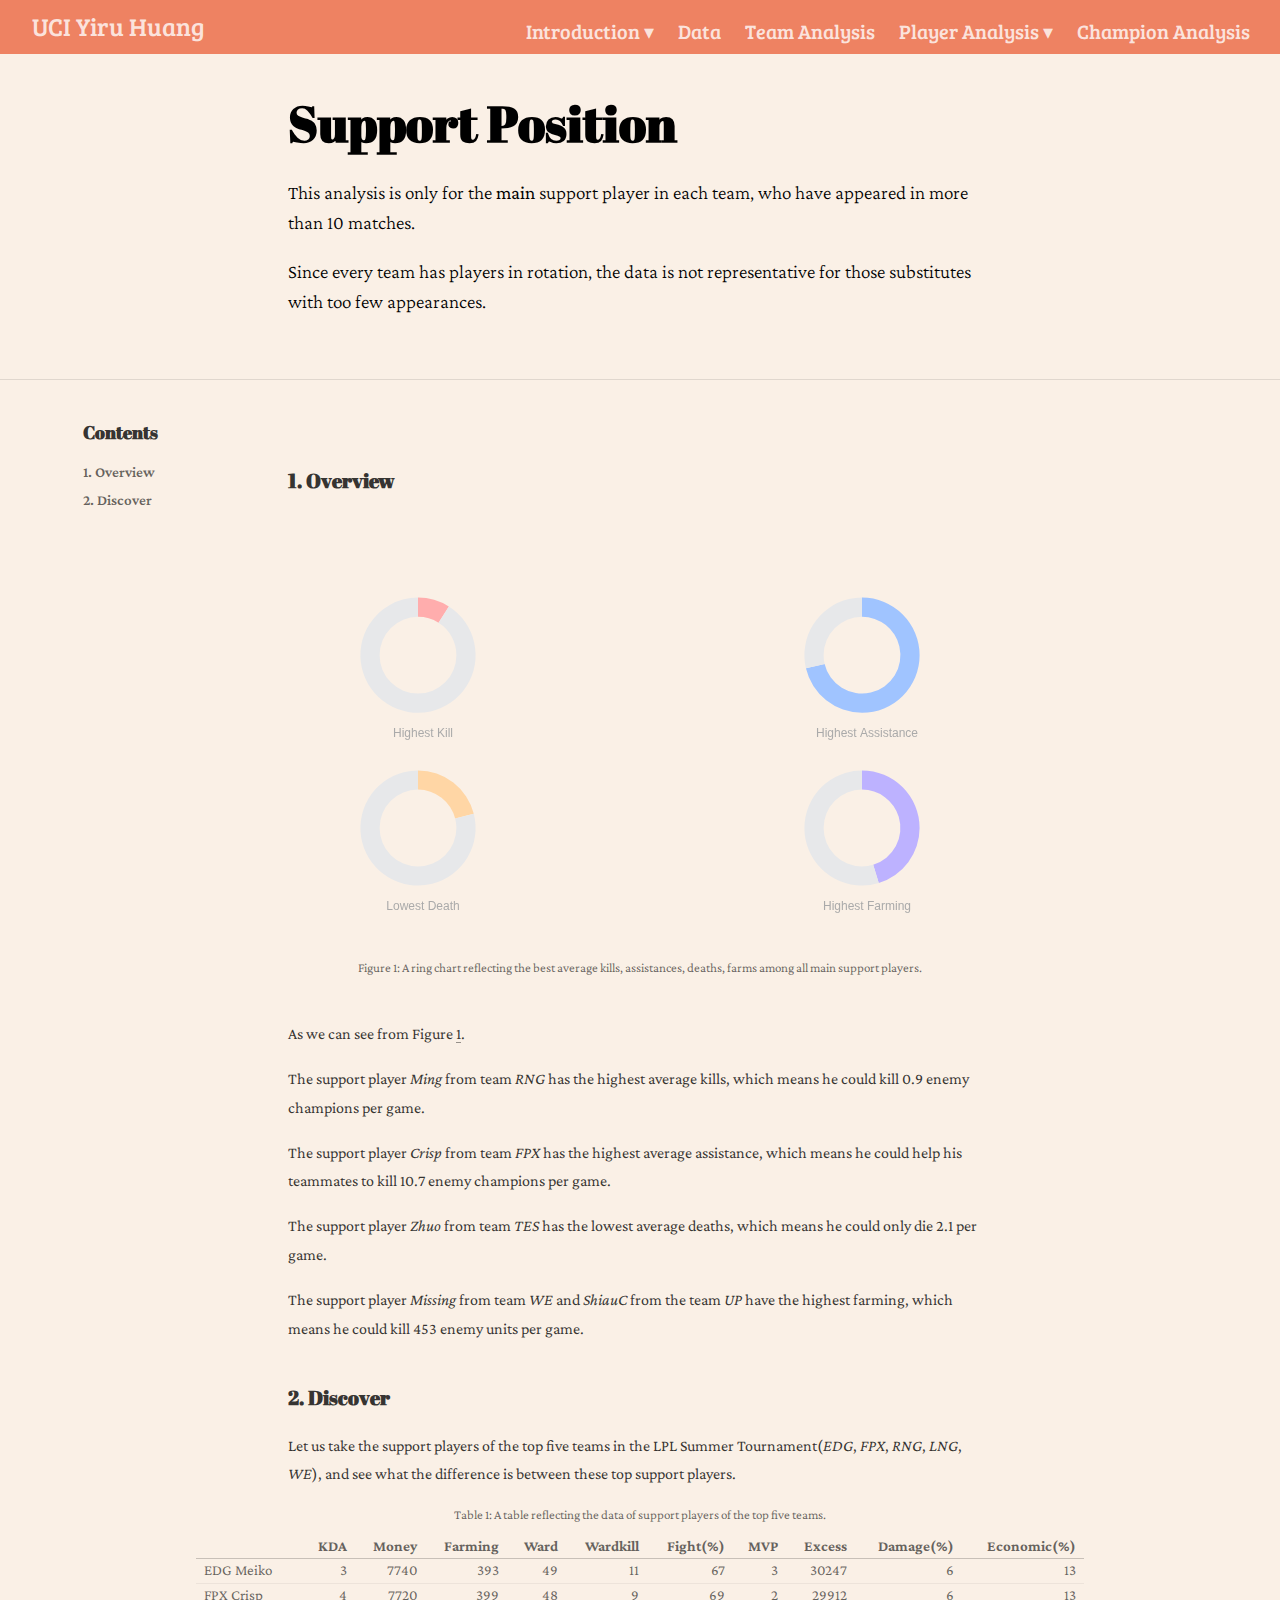
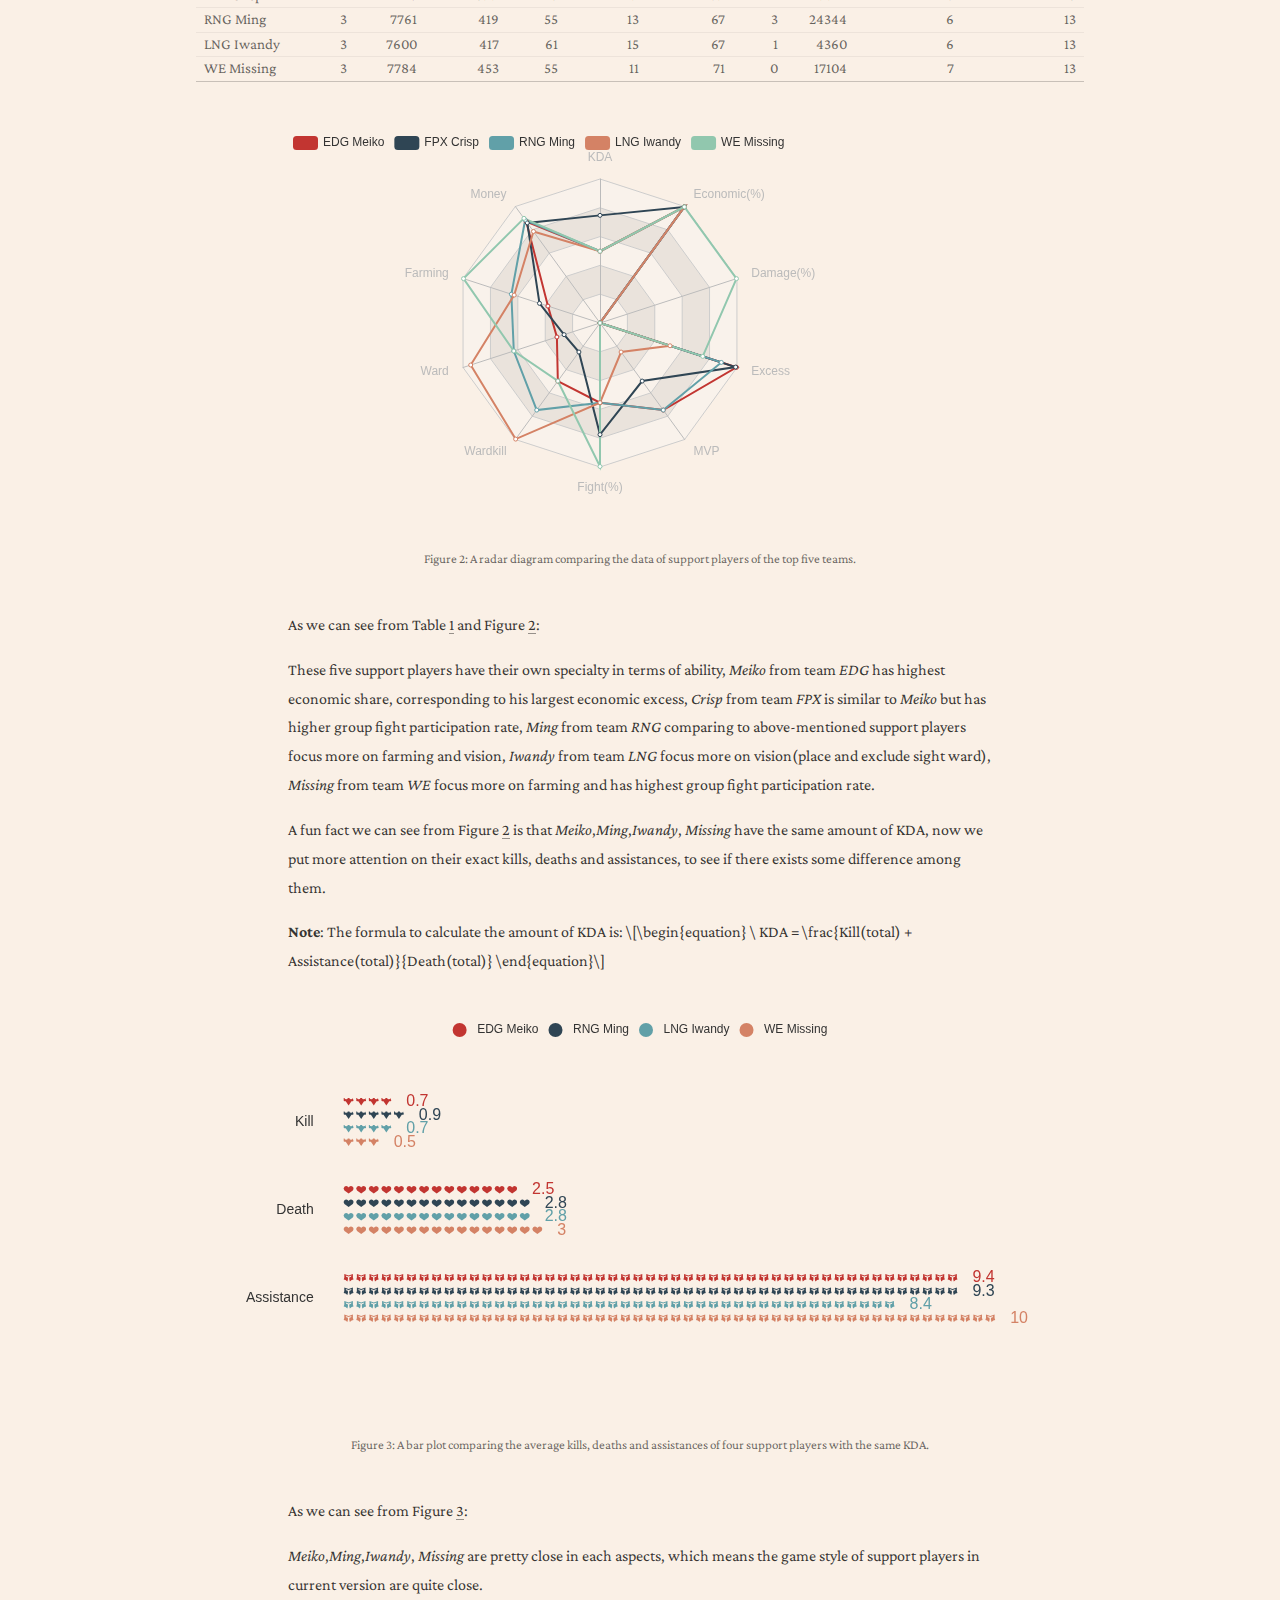
<file: sup.html>
<!DOCTYPE html>

<html xmlns="http://www.w3.org/1999/xhtml" lang="" xml:lang="">

<head>
  <meta charset="utf-8"/>
  <meta name="viewport" content="width=device-width, initial-scale=1"/>
  <meta http-equiv="X-UA-Compatible" content="IE=Edge,chrome=1"/>
  <meta name="generator" content="distill" />

  <style type="text/css">
  /* Hide doc at startup (prevent jankiness while JS renders/transforms) */
  body {
    visibility: hidden;
  }
  </style>

 <!--radix_placeholder_import_source-->
 <!--/radix_placeholder_import_source-->

<style type="text/css">code{white-space: pre;}</style>
<style type="text/css" data-origin="pandoc">
pre > code.sourceCode { white-space: pre; position: relative; }
pre > code.sourceCode > span { display: inline-block; line-height: 1.25; }
pre > code.sourceCode > span:empty { height: 1.2em; }
.sourceCode { overflow: visible; }
code.sourceCode > span { color: inherit; text-decoration: inherit; }
div.sourceCode { margin: 1em 0; }
pre.sourceCode { margin: 0; }
@media screen {
div.sourceCode { overflow: auto; }
}
@media print {
pre > code.sourceCode { white-space: pre-wrap; }
pre > code.sourceCode > span { text-indent: -5em; padding-left: 5em; }
}
pre.numberSource code
  { counter-reset: source-line 0; }
pre.numberSource code > span
  { position: relative; left: -4em; counter-increment: source-line; }
pre.numberSource code > span > a:first-child::before
  { content: counter(source-line);
    position: relative; left: -1em; text-align: right; vertical-align: baseline;
    border: none; display: inline-block;
    -webkit-touch-callout: none; -webkit-user-select: none;
    -khtml-user-select: none; -moz-user-select: none;
    -ms-user-select: none; user-select: none;
    padding: 0 4px; width: 4em;
    color: #aaaaaa;
  }
pre.numberSource { margin-left: 3em; border-left: 1px solid #aaaaaa;  padding-left: 4px; }
div.sourceCode
  {   }
@media screen {
pre > code.sourceCode > span > a:first-child::before { text-decoration: underline; }
}
code span.al { color: #ad0000; } /* Alert */
code span.an { color: #5e5e5e; } /* Annotation */
code span.at { } /* Attribute */
code span.bn { color: #ad0000; } /* BaseN */
code span.bu { } /* BuiltIn */
code span.cf { color: #007ba5; } /* ControlFlow */
code span.ch { color: #20794d; } /* Char */
code span.cn { color: #8f5902; } /* Constant */
code span.co { color: #5e5e5e; } /* Comment */
code span.cv { color: #5e5e5e; font-style: italic; } /* CommentVar */
code span.do { color: #5e5e5e; font-style: italic; } /* Documentation */
code span.dt { color: #ad0000; } /* DataType */
code span.dv { color: #ad0000; } /* DecVal */
code span.er { color: #ad0000; } /* Error */
code span.ex { } /* Extension */
code span.fl { color: #ad0000; } /* Float */
code span.fu { color: #4758ab; } /* Function */
code span.im { } /* Import */
code span.in { color: #5e5e5e; } /* Information */
code span.kw { color: #007ba5; } /* Keyword */
code span.op { color: #5e5e5e; } /* Operator */
code span.ot { color: #007ba5; } /* Other */
code span.pp { color: #ad0000; } /* Preprocessor */
code span.sc { color: #5e5e5e; } /* SpecialChar */
code span.ss { color: #20794d; } /* SpecialString */
code span.st { color: #20794d; } /* String */
code span.va { color: #111111; } /* Variable */
code span.vs { color: #20794d; } /* VerbatimString */
code span.wa { color: #5e5e5e; font-style: italic; } /* Warning */
</style>


  <!--radix_placeholder_meta_tags-->
  <title>UCI Yiru Huang: Support Position</title>

  <meta property="description" itemprop="description" content="This analysis is only for the **main** support player in each team, who have appeared in more than 10 matches.&#10;&#10;Since every team has players in rotation, the data is not representative for those substitutes with too few appearances."/>



  <!--  https://developers.facebook.com/docs/sharing/webmasters#markup -->
  <meta property="og:title" content="UCI Yiru Huang: Support Position"/>
  <meta property="og:type" content="article"/>
  <meta property="og:description" content="This analysis is only for the **main** support player in each team, who have appeared in more than 10 matches.&#10;&#10;Since every team has players in rotation, the data is not representative for those substitutes with too few appearances."/>
  <meta property="og:locale" content="en_US"/>
  <meta property="og:site_name" content="UCI Yiru Huang"/>

  <!--  https://dev.twitter.com/cards/types/summary -->
  <meta property="twitter:card" content="summary"/>
  <meta property="twitter:title" content="UCI Yiru Huang: Support Position"/>
  <meta property="twitter:description" content="This analysis is only for the **main** support player in each team, who have appeared in more than 10 matches.&#10;&#10;Since every team has players in rotation, the data is not representative for those substitutes with too few appearances."/>

  <!--/radix_placeholder_meta_tags-->
  <!--radix_placeholder_rmarkdown_metadata-->

  <script type="text/json" id="radix-rmarkdown-metadata">
  {"type":"list","attributes":{"names":{"type":"character","attributes":{},"value":["title","description","output"]}},"value":[{"type":"character","attributes":{},"value":["Support Position"]},{"type":"character","attributes":{},"value":["This analysis is only for the **main** support player in each team, who have appeared in more than 10 matches.\n\nSince every team has players in rotation, the data is not representative for those substitutes with too few appearances.\n"]},{"type":"list","attributes":{"names":{"type":"character","attributes":{},"value":["distill::distill_article"]}},"value":[{"type":"list","attributes":{"names":{"type":"character","attributes":{},"value":["toc"]}},"value":[{"type":"logical","attributes":{},"value":[true]}]}]}]}
  </script>
  <!--/radix_placeholder_rmarkdown_metadata-->
  <!--radix_placeholder_navigation_in_header-->
  <meta name="distill:offset" content=""/>

  <script type="application/javascript">

    window.headroom_prevent_pin = false;

    window.document.addEventListener("DOMContentLoaded", function (event) {

      // initialize headroom for banner
      var header = $('header').get(0);
      var headerHeight = header.offsetHeight;
      var headroom = new Headroom(header, {
        tolerance: 5,
        onPin : function() {
          if (window.headroom_prevent_pin) {
            window.headroom_prevent_pin = false;
            headroom.unpin();
          }
        }
      });
      headroom.init();
      if(window.location.hash)
        headroom.unpin();
      $(header).addClass('headroom--transition');

      // offset scroll location for banner on hash change
      // (see: https://github.com/WickyNilliams/headroom.js/issues/38)
      window.addEventListener("hashchange", function(event) {
        window.scrollTo(0, window.pageYOffset - (headerHeight + 25));
      });

      // responsive menu
      $('.distill-site-header').each(function(i, val) {
        var topnav = $(this);
        var toggle = topnav.find('.nav-toggle');
        toggle.on('click', function() {
          topnav.toggleClass('responsive');
        });
      });

      // nav dropdowns
      $('.nav-dropbtn').click(function(e) {
        $(this).next('.nav-dropdown-content').toggleClass('nav-dropdown-active');
        $(this).parent().siblings('.nav-dropdown')
           .children('.nav-dropdown-content').removeClass('nav-dropdown-active');
      });
      $("body").click(function(e){
        $('.nav-dropdown-content').removeClass('nav-dropdown-active');
      });
      $(".nav-dropdown").click(function(e){
        e.stopPropagation();
      });
    });
  </script>

  <style type="text/css">

  /* Theme (user-documented overrideables for nav appearance) */

  .distill-site-nav {
    color: rgba(255, 255, 255, 0.8);
    background-color: #0F2E3D;
    font-size: 15px;
    font-weight: 300;
  }

  .distill-site-nav a {
    color: inherit;
    text-decoration: none;
  }

  .distill-site-nav a:hover {
    color: white;
  }

  @media print {
    .distill-site-nav {
      display: none;
    }
  }

  .distill-site-header {

  }

  .distill-site-footer {

  }


  /* Site Header */

  .distill-site-header {
    width: 100%;
    box-sizing: border-box;
    z-index: 3;
  }

  .distill-site-header .nav-left {
    display: inline-block;
    margin-left: 8px;
  }

  @media screen and (max-width: 768px) {
    .distill-site-header .nav-left {
      margin-left: 0;
    }
  }


  .distill-site-header .nav-right {
    float: right;
    margin-right: 8px;
  }

  .distill-site-header a,
  .distill-site-header .title {
    display: inline-block;
    text-align: center;
    padding: 14px 10px 14px 10px;
  }

  .distill-site-header .title {
    font-size: 18px;
    min-width: 150px;
  }

  .distill-site-header .logo {
    padding: 0;
  }

  .distill-site-header .logo img {
    display: none;
    max-height: 20px;
    width: auto;
    margin-bottom: -4px;
  }

  .distill-site-header .nav-image img {
    max-height: 18px;
    width: auto;
    display: inline-block;
    margin-bottom: -3px;
  }



  @media screen and (min-width: 1000px) {
    .distill-site-header .logo img {
      display: inline-block;
    }
    .distill-site-header .nav-left {
      margin-left: 20px;
    }
    .distill-site-header .nav-right {
      margin-right: 20px;
    }
    .distill-site-header .title {
      padding-left: 12px;
    }
  }


  .distill-site-header .nav-toggle {
    display: none;
  }

  .nav-dropdown {
    display: inline-block;
    position: relative;
  }

  .nav-dropdown .nav-dropbtn {
    border: none;
    outline: none;
    color: rgba(255, 255, 255, 0.8);
    padding: 16px 10px;
    background-color: transparent;
    font-family: inherit;
    font-size: inherit;
    font-weight: inherit;
    margin: 0;
    margin-top: 1px;
    z-index: 2;
  }

  .nav-dropdown-content {
    display: none;
    position: absolute;
    background-color: white;
    min-width: 200px;
    border: 1px solid rgba(0,0,0,0.15);
    border-radius: 4px;
    box-shadow: 0px 8px 16px 0px rgba(0,0,0,0.1);
    z-index: 1;
    margin-top: 2px;
    white-space: nowrap;
    padding-top: 4px;
    padding-bottom: 4px;
  }

  .nav-dropdown-content hr {
    margin-top: 4px;
    margin-bottom: 4px;
    border: none;
    border-bottom: 1px solid rgba(0, 0, 0, 0.1);
  }

  .nav-dropdown-active {
    display: block;
  }

  .nav-dropdown-content a, .nav-dropdown-content .nav-dropdown-header {
    color: black;
    padding: 6px 24px;
    text-decoration: none;
    display: block;
    text-align: left;
  }

  .nav-dropdown-content .nav-dropdown-header {
    display: block;
    padding: 5px 24px;
    padding-bottom: 0;
    text-transform: uppercase;
    font-size: 14px;
    color: #999999;
    white-space: nowrap;
  }

  .nav-dropdown:hover .nav-dropbtn {
    color: white;
  }

  .nav-dropdown-content a:hover {
    background-color: #ddd;
    color: black;
  }

  .nav-right .nav-dropdown-content {
    margin-left: -45%;
    right: 0;
  }

  @media screen and (max-width: 768px) {
    .distill-site-header a, .distill-site-header .nav-dropdown  {display: none;}
    .distill-site-header a.nav-toggle {
      float: right;
      display: block;
    }
    .distill-site-header .title {
      margin-left: 0;
    }
    .distill-site-header .nav-right {
      margin-right: 0;
    }
    .distill-site-header {
      overflow: hidden;
    }
    .nav-right .nav-dropdown-content {
      margin-left: 0;
    }
  }


  @media screen and (max-width: 768px) {
    .distill-site-header.responsive {position: relative; min-height: 500px; }
    .distill-site-header.responsive a.nav-toggle {
      position: absolute;
      right: 0;
      top: 0;
    }
    .distill-site-header.responsive a,
    .distill-site-header.responsive .nav-dropdown {
      display: block;
      text-align: left;
    }
    .distill-site-header.responsive .nav-left,
    .distill-site-header.responsive .nav-right {
      width: 100%;
    }
    .distill-site-header.responsive .nav-dropdown {float: none;}
    .distill-site-header.responsive .nav-dropdown-content {position: relative;}
    .distill-site-header.responsive .nav-dropdown .nav-dropbtn {
      display: block;
      width: 100%;
      text-align: left;
    }
  }

  /* Site Footer */

  .distill-site-footer {
    width: 100%;
    overflow: hidden;
    box-sizing: border-box;
    z-index: 3;
    margin-top: 30px;
    padding-top: 30px;
    padding-bottom: 30px;
    text-align: center;
  }

  /* Headroom */

  d-title {
    padding-top: 6rem;
  }

  @media print {
    d-title {
      padding-top: 4rem;
    }
  }

  .headroom {
    z-index: 1000;
    position: fixed;
    top: 0;
    left: 0;
    right: 0;
  }

  .headroom--transition {
    transition: all .4s ease-in-out;
  }

  .headroom--unpinned {
    top: -100px;
  }

  .headroom--pinned {
    top: 0;
  }

  /* adjust viewport for navbar height */
  /* helps vertically center bootstrap (non-distill) content */
  .min-vh-100 {
    min-height: calc(100vh - 100px) !important;
  }

  </style>

  <script src="site_libs/jquery-3.6.0/jquery-3.6.0.min.js"></script>
  <link href="site_libs/font-awesome-5.1.0/css/all.css" rel="stylesheet"/>
  <link href="site_libs/font-awesome-5.1.0/css/v4-shims.css" rel="stylesheet"/>
  <script src="site_libs/headroom-0.9.4/headroom.min.js"></script>
  <script src="site_libs/autocomplete-0.37.1/autocomplete.min.js"></script>
  <script src="site_libs/fuse-6.4.1/fuse.min.js"></script>

  <script type="application/javascript">

  function getMeta(metaName) {
    var metas = document.getElementsByTagName('meta');
    for (let i = 0; i < metas.length; i++) {
      if (metas[i].getAttribute('name') === metaName) {
        return metas[i].getAttribute('content');
      }
    }
    return '';
  }

  function offsetURL(url) {
    var offset = getMeta('distill:offset');
    return offset ? offset + '/' + url : url;
  }

  function createFuseIndex() {

    // create fuse index
    var options = {
      keys: [
        { name: 'title', weight: 20 },
        { name: 'categories', weight: 15 },
        { name: 'description', weight: 10 },
        { name: 'contents', weight: 5 },
      ],
      ignoreLocation: true,
      threshold: 0
    };
    var fuse = new window.Fuse([], options);

    // fetch the main search.json
    return fetch(offsetURL('search.json'))
      .then(function(response) {
        if (response.status == 200) {
          return response.json().then(function(json) {
            // index main articles
            json.articles.forEach(function(article) {
              fuse.add(article);
            });
            // download collections and index their articles
            return Promise.all(json.collections.map(function(collection) {
              return fetch(offsetURL(collection)).then(function(response) {
                if (response.status === 200) {
                  return response.json().then(function(articles) {
                    articles.forEach(function(article) {
                      fuse.add(article);
                    });
                  })
                } else {
                  return Promise.reject(
                    new Error('Unexpected status from search index request: ' +
                              response.status)
                  );
                }
              });
            })).then(function() {
              return fuse;
            });
          });

        } else {
          return Promise.reject(
            new Error('Unexpected status from search index request: ' +
                        response.status)
          );
        }
      });
  }

  window.document.addEventListener("DOMContentLoaded", function (event) {

    // get search element (bail if we don't have one)
    var searchEl = window.document.getElementById('distill-search');
    if (!searchEl)
      return;

    createFuseIndex()
      .then(function(fuse) {

        // make search box visible
        searchEl.classList.remove('hidden');

        // initialize autocomplete
        var options = {
          autoselect: true,
          hint: false,
          minLength: 2,
        };
        window.autocomplete(searchEl, options, [{
          source: function(query, callback) {
            const searchOptions = {
              isCaseSensitive: false,
              shouldSort: true,
              minMatchCharLength: 2,
              limit: 10,
            };
            var results = fuse.search(query, searchOptions);
            callback(results
              .map(function(result) { return result.item; })
            );
          },
          templates: {
            suggestion: function(suggestion) {
              var img = suggestion.preview && Object.keys(suggestion.preview).length > 0
                ? `<img src="${offsetURL(suggestion.preview)}"</img>`
                : '';
              var html = `
                <div class="search-item">
                  <h3>${suggestion.title}</h3>
                  <div class="search-item-description">
                    ${suggestion.description || ''}
                  </div>
                  <div class="search-item-preview">
                    ${img}
                  </div>
                </div>
              `;
              return html;
            }
          }
        }]).on('autocomplete:selected', function(event, suggestion) {
          window.location.href = offsetURL(suggestion.path);
        });
        // remove inline display style on autocompleter (we want to
        // manage responsive display via css)
        $('.algolia-autocomplete').css("display", "");
      })
      .catch(function(error) {
        console.log(error);
      });

  });

  </script>

  <style type="text/css">

  .nav-search {
    font-size: x-small;
  }

  /* Algolioa Autocomplete */

  .algolia-autocomplete {
    display: inline-block;
    margin-left: 10px;
    vertical-align: sub;
    background-color: white;
    color: black;
    padding: 6px;
    padding-top: 8px;
    padding-bottom: 0;
    border-radius: 6px;
    border: 1px #0F2E3D solid;
    width: 180px;
  }


  @media screen and (max-width: 768px) {
    .distill-site-nav .algolia-autocomplete {
      display: none;
      visibility: hidden;
    }
    .distill-site-nav.responsive .algolia-autocomplete {
      display: inline-block;
      visibility: visible;
    }
    .distill-site-nav.responsive .algolia-autocomplete .aa-dropdown-menu {
      margin-left: 0;
      width: 400px;
      max-height: 400px;
    }
  }

  .algolia-autocomplete .aa-input, .algolia-autocomplete .aa-hint {
    width: 90%;
    outline: none;
    border: none;
  }

  .algolia-autocomplete .aa-hint {
    color: #999;
  }
  .algolia-autocomplete .aa-dropdown-menu {
    width: 550px;
    max-height: 70vh;
    overflow-x: visible;
    overflow-y: scroll;
    padding: 5px;
    margin-top: 3px;
    margin-left: -150px;
    background-color: #fff;
    border-radius: 5px;
    border: 1px solid #999;
    border-top: none;
  }

  .algolia-autocomplete .aa-dropdown-menu .aa-suggestion {
    cursor: pointer;
    padding: 5px 4px;
    border-bottom: 1px solid #eee;
  }

  .algolia-autocomplete .aa-dropdown-menu .aa-suggestion:last-of-type {
    border-bottom: none;
    margin-bottom: 2px;
  }

  .algolia-autocomplete .aa-dropdown-menu .aa-suggestion .search-item {
    overflow: hidden;
    font-size: 0.8em;
    line-height: 1.4em;
  }

  .algolia-autocomplete .aa-dropdown-menu .aa-suggestion .search-item h3 {
    font-size: 1rem;
    margin-block-start: 0;
    margin-block-end: 5px;
  }

  .algolia-autocomplete .aa-dropdown-menu .aa-suggestion .search-item-description {
    display: inline-block;
    overflow: hidden;
    height: 2.8em;
    width: 80%;
    margin-right: 4%;
  }

  .algolia-autocomplete .aa-dropdown-menu .aa-suggestion .search-item-preview {
    display: inline-block;
    width: 15%;
  }

  .algolia-autocomplete .aa-dropdown-menu .aa-suggestion .search-item-preview img {
    height: 3em;
    width: auto;
    display: none;
  }

  .algolia-autocomplete .aa-dropdown-menu .aa-suggestion .search-item-preview img[src] {
    display: initial;
  }

  .algolia-autocomplete .aa-dropdown-menu .aa-suggestion.aa-cursor {
    background-color: #eee;
  }
  .algolia-autocomplete .aa-dropdown-menu .aa-suggestion em {
    font-weight: bold;
    font-style: normal;
  }

  </style>


  <!--/radix_placeholder_navigation_in_header-->
  <!--radix_placeholder_distill-->

  <style type="text/css">

  body {
    background-color: white;
  }

  .pandoc-table {
    width: 100%;
  }

  .pandoc-table>caption {
    margin-bottom: 10px;
  }

  .pandoc-table th:not([align]) {
    text-align: left;
  }

  .pagedtable-footer {
    font-size: 15px;
  }

  d-byline .byline {
    grid-template-columns: 2fr 2fr;
  }

  d-byline .byline h3 {
    margin-block-start: 1.5em;
  }

  d-byline .byline .authors-affiliations h3 {
    margin-block-start: 0.5em;
  }

  .authors-affiliations .orcid-id {
    width: 16px;
    height:16px;
    margin-left: 4px;
    margin-right: 4px;
    vertical-align: middle;
    padding-bottom: 2px;
  }

  d-title .dt-tags {
    margin-top: 1em;
    grid-column: text;
  }

  .dt-tags .dt-tag {
    text-decoration: none;
    display: inline-block;
    color: rgba(0,0,0,0.6);
    padding: 0em 0.4em;
    margin-right: 0.5em;
    margin-bottom: 0.4em;
    font-size: 70%;
    border: 1px solid rgba(0,0,0,0.2);
    border-radius: 3px;
    text-transform: uppercase;
    font-weight: 500;
  }

  d-article table.gt_table td,
  d-article table.gt_table th {
    border-bottom: none;
  }

  .html-widget {
    margin-bottom: 2.0em;
  }

  .l-screen-inset {
    padding-right: 16px;
  }

  .l-screen .caption {
    margin-left: 10px;
  }

  .shaded {
    background: rgb(247, 247, 247);
    padding-top: 20px;
    padding-bottom: 20px;
    border-top: 1px solid rgba(0, 0, 0, 0.1);
    border-bottom: 1px solid rgba(0, 0, 0, 0.1);
  }

  .shaded .html-widget {
    margin-bottom: 0;
    border: 1px solid rgba(0, 0, 0, 0.1);
  }

  .shaded .shaded-content {
    background: white;
  }

  .text-output {
    margin-top: 0;
    line-height: 1.5em;
  }

  .hidden {
    display: none !important;
  }

  d-article {
    padding-top: 2.5rem;
    padding-bottom: 30px;
  }

  d-appendix {
    padding-top: 30px;
  }

  d-article>p>img {
    width: 100%;
  }

  d-article h2 {
    margin: 1rem 0 1.5rem 0;
  }

  d-article h3 {
    margin-top: 1.5rem;
  }

  d-article iframe {
    border: 1px solid rgba(0, 0, 0, 0.1);
    margin-bottom: 2.0em;
    width: 100%;
  }

  /* Tweak code blocks */

  d-article div.sourceCode code,
  d-article pre code {
    font-family: Consolas, Monaco, 'Andale Mono', 'Ubuntu Mono', monospace;
  }

  d-article pre,
  d-article div.sourceCode,
  d-article div.sourceCode pre {
    overflow: auto;
  }

  d-article div.sourceCode {
    background-color: white;
  }

  d-article div.sourceCode pre {
    padding-left: 10px;
    font-size: 12px;
    border-left: 2px solid rgba(0,0,0,0.1);
  }

  d-article pre {
    font-size: 12px;
    color: black;
    background: none;
    margin-top: 0;
    text-align: left;
    white-space: pre;
    word-spacing: normal;
    word-break: normal;
    word-wrap: normal;
    line-height: 1.5;

    -moz-tab-size: 4;
    -o-tab-size: 4;
    tab-size: 4;

    -webkit-hyphens: none;
    -moz-hyphens: none;
    -ms-hyphens: none;
    hyphens: none;
  }

  d-article pre a {
    border-bottom: none;
  }

  d-article pre a:hover {
    border-bottom: none;
    text-decoration: underline;
  }

  d-article details {
    grid-column: text;
    margin-bottom: 0.8em;
  }

  @media(min-width: 768px) {

  d-article pre,
  d-article div.sourceCode,
  d-article div.sourceCode pre {
    overflow: visible !important;
  }

  d-article div.sourceCode pre {
    padding-left: 18px;
    font-size: 14px;
  }

  d-article pre {
    font-size: 14px;
  }

  }

  figure img.external {
    background: white;
    border: 1px solid rgba(0, 0, 0, 0.1);
    box-shadow: 0 1px 8px rgba(0, 0, 0, 0.1);
    padding: 18px;
    box-sizing: border-box;
  }

  /* CSS for d-contents */

  .d-contents {
    grid-column: text;
    color: rgba(0,0,0,0.8);
    font-size: 0.9em;
    padding-bottom: 1em;
    margin-bottom: 1em;
    padding-bottom: 0.5em;
    margin-bottom: 1em;
    padding-left: 0.25em;
    justify-self: start;
  }

  @media(min-width: 1000px) {
    .d-contents.d-contents-float {
      height: 0;
      grid-column-start: 1;
      grid-column-end: 4;
      justify-self: center;
      padding-right: 3em;
      padding-left: 2em;
    }
  }

  .d-contents nav h3 {
    font-size: 18px;
    margin-top: 0;
    margin-bottom: 1em;
  }

  .d-contents li {
    list-style-type: none
  }

  .d-contents nav > ul {
    padding-left: 0;
  }

  .d-contents ul {
    padding-left: 1em
  }

  .d-contents nav ul li {
    margin-top: 0.6em;
    margin-bottom: 0.2em;
  }

  .d-contents nav a {
    font-size: 13px;
    border-bottom: none;
    text-decoration: none
    color: rgba(0, 0, 0, 0.8);
  }

  .d-contents nav a:hover {
    text-decoration: underline solid rgba(0, 0, 0, 0.6)
  }

  .d-contents nav > ul > li > a {
    font-weight: 600;
  }

  .d-contents nav > ul > li > ul {
    font-weight: inherit;
  }

  .d-contents nav > ul > li > ul > li {
    margin-top: 0.2em;
  }


  .d-contents nav ul {
    margin-top: 0;
    margin-bottom: 0.25em;
  }

  .d-article-with-toc h2:nth-child(2) {
    margin-top: 0;
  }


  /* Figure */

  .figure {
    position: relative;
    margin-bottom: 2.5em;
    margin-top: 1.5em;
  }

  .figure img {
    width: 100%;
  }

  .figure .caption {
    color: rgba(0, 0, 0, 0.6);
    font-size: 12px;
    line-height: 1.5em;
  }

  .figure img.external {
    background: white;
    border: 1px solid rgba(0, 0, 0, 0.1);
    box-shadow: 0 1px 8px rgba(0, 0, 0, 0.1);
    padding: 18px;
    box-sizing: border-box;
  }

  .figure .caption a {
    color: rgba(0, 0, 0, 0.6);
  }

  .figure .caption b,
  .figure .caption strong, {
    font-weight: 600;
    color: rgba(0, 0, 0, 1.0);
  }

  /* Citations */

  d-article .citation {
    color: inherit;
    cursor: inherit;
  }

  div.hanging-indent{
    margin-left: 1em; text-indent: -1em;
  }

  /* Citation hover box */

  .tippy-box[data-theme~=light-border] {
    background-color: rgba(250, 250, 250, 0.95);
  }

  .tippy-content > p {
    margin-bottom: 0;
    padding: 2px;
  }


  /* Tweak 1000px media break to show more text */

  @media(min-width: 1000px) {
    .base-grid,
    distill-header,
    d-title,
    d-abstract,
    d-article,
    d-appendix,
    distill-appendix,
    d-byline,
    d-footnote-list,
    d-citation-list,
    distill-footer {
      grid-template-columns: [screen-start] 1fr [page-start kicker-start] 80px [middle-start] 50px [text-start kicker-end] 65px 65px 65px 65px 65px 65px 65px 65px [text-end gutter-start] 65px [middle-end] 65px [page-end gutter-end] 1fr [screen-end];
      grid-column-gap: 16px;
    }

    .grid {
      grid-column-gap: 16px;
    }

    d-article {
      font-size: 1.06rem;
      line-height: 1.7em;
    }
    figure .caption, .figure .caption, figure figcaption {
      font-size: 13px;
    }
  }

  @media(min-width: 1180px) {
    .base-grid,
    distill-header,
    d-title,
    d-abstract,
    d-article,
    d-appendix,
    distill-appendix,
    d-byline,
    d-footnote-list,
    d-citation-list,
    distill-footer {
      grid-template-columns: [screen-start] 1fr [page-start kicker-start] 60px [middle-start] 60px [text-start kicker-end] 60px 60px 60px 60px 60px 60px 60px 60px [text-end gutter-start] 60px [middle-end] 60px [page-end gutter-end] 1fr [screen-end];
      grid-column-gap: 32px;
    }

    .grid {
      grid-column-gap: 32px;
    }
  }


  /* Get the citation styles for the appendix (not auto-injected on render since
     we do our own rendering of the citation appendix) */

  d-appendix .citation-appendix,
  .d-appendix .citation-appendix {
    font-size: 11px;
    line-height: 15px;
    border-left: 1px solid rgba(0, 0, 0, 0.1);
    padding-left: 18px;
    border: 1px solid rgba(0,0,0,0.1);
    background: rgba(0, 0, 0, 0.02);
    padding: 10px 18px;
    border-radius: 3px;
    color: rgba(150, 150, 150, 1);
    overflow: hidden;
    margin-top: -12px;
    white-space: pre-wrap;
    word-wrap: break-word;
  }

  /* Include appendix styles here so they can be overridden */

  d-appendix {
    contain: layout style;
    font-size: 0.8em;
    line-height: 1.7em;
    margin-top: 60px;
    margin-bottom: 0;
    border-top: 1px solid rgba(0, 0, 0, 0.1);
    color: rgba(0,0,0,0.5);
    padding-top: 60px;
    padding-bottom: 48px;
  }

  d-appendix h3 {
    grid-column: page-start / text-start;
    font-size: 15px;
    font-weight: 500;
    margin-top: 1em;
    margin-bottom: 0;
    color: rgba(0,0,0,0.65);
  }

  d-appendix h3 + * {
    margin-top: 1em;
  }

  d-appendix ol {
    padding: 0 0 0 15px;
  }

  @media (min-width: 768px) {
    d-appendix ol {
      padding: 0 0 0 30px;
      margin-left: -30px;
    }
  }

  d-appendix li {
    margin-bottom: 1em;
  }

  d-appendix a {
    color: rgba(0, 0, 0, 0.6);
  }

  d-appendix > * {
    grid-column: text;
  }

  d-appendix > d-footnote-list,
  d-appendix > d-citation-list,
  d-appendix > distill-appendix {
    grid-column: screen;
  }

  /* Include footnote styles here so they can be overridden */

  d-footnote-list {
    contain: layout style;
  }

  d-footnote-list > * {
    grid-column: text;
  }

  d-footnote-list a.footnote-backlink {
    color: rgba(0,0,0,0.3);
    padding-left: 0.5em;
  }



  /* Anchor.js */

  .anchorjs-link {
    /*transition: all .25s linear; */
    text-decoration: none;
    border-bottom: none;
  }
  *:hover > .anchorjs-link {
    margin-left: -1.125em !important;
    text-decoration: none;
    border-bottom: none;
  }

  /* Social footer */

  .social_footer {
    margin-top: 30px;
    margin-bottom: 0;
    color: rgba(0,0,0,0.67);
  }

  .disqus-comments {
    margin-right: 30px;
  }

  .disqus-comment-count {
    border-bottom: 1px solid rgba(0, 0, 0, 0.4);
    cursor: pointer;
  }

  #disqus_thread {
    margin-top: 30px;
  }

  .article-sharing a {
    border-bottom: none;
    margin-right: 8px;
  }

  .article-sharing a:hover {
    border-bottom: none;
  }

  .sidebar-section.subscribe {
    font-size: 12px;
    line-height: 1.6em;
  }

  .subscribe p {
    margin-bottom: 0.5em;
  }


  .article-footer .subscribe {
    font-size: 15px;
    margin-top: 45px;
  }


  .sidebar-section.custom {
    font-size: 12px;
    line-height: 1.6em;
  }

  .custom p {
    margin-bottom: 0.5em;
  }

  /* Styles for listing layout (hide title) */
  .layout-listing d-title, .layout-listing .d-title {
    display: none;
  }

  /* Styles for posts lists (not auto-injected) */


  .posts-with-sidebar {
    padding-left: 45px;
    padding-right: 45px;
  }

  .posts-list .description h2,
  .posts-list .description p {
    font-family: -apple-system, BlinkMacSystemFont, "Segoe UI", Roboto, Oxygen, Ubuntu, Cantarell, "Fira Sans", "Droid Sans", "Helvetica Neue", Arial, sans-serif;
  }

  .posts-list .description h2 {
    font-weight: 700;
    border-bottom: none;
    padding-bottom: 0;
  }

  .posts-list h2.post-tag {
    border-bottom: 1px solid rgba(0, 0, 0, 0.2);
    padding-bottom: 12px;
  }
  .posts-list {
    margin-top: 60px;
    margin-bottom: 24px;
  }

  .posts-list .post-preview {
    text-decoration: none;
    overflow: hidden;
    display: block;
    border-bottom: 1px solid rgba(0, 0, 0, 0.1);
    padding: 24px 0;
  }

  .post-preview-last {
    border-bottom: none !important;
  }

  .posts-list .posts-list-caption {
    grid-column: screen;
    font-weight: 400;
  }

  .posts-list .post-preview h2 {
    margin: 0 0 6px 0;
    line-height: 1.2em;
    font-style: normal;
    font-size: 24px;
  }

  .posts-list .post-preview p {
    margin: 0 0 12px 0;
    line-height: 1.4em;
    font-size: 16px;
  }

  .posts-list .post-preview .thumbnail {
    box-sizing: border-box;
    margin-bottom: 24px;
    position: relative;
    max-width: 500px;
  }
  .posts-list .post-preview img {
    width: 100%;
    display: block;
  }

  .posts-list .metadata {
    font-size: 12px;
    line-height: 1.4em;
    margin-bottom: 18px;
  }

  .posts-list .metadata > * {
    display: inline-block;
  }

  .posts-list .metadata .publishedDate {
    margin-right: 2em;
  }

  .posts-list .metadata .dt-authors {
    display: block;
    margin-top: 0.3em;
    margin-right: 2em;
  }

  .posts-list .dt-tags {
    display: block;
    line-height: 1em;
  }

  .posts-list .dt-tags .dt-tag {
    display: inline-block;
    color: rgba(0,0,0,0.6);
    padding: 0.3em 0.4em;
    margin-right: 0.2em;
    margin-bottom: 0.4em;
    font-size: 60%;
    border: 1px solid rgba(0,0,0,0.2);
    border-radius: 3px;
    text-transform: uppercase;
    font-weight: 500;
  }

  .posts-list img {
    opacity: 1;
  }

  .posts-list img[data-src] {
    opacity: 0;
  }

  .posts-more {
    clear: both;
  }


  .posts-sidebar {
    font-size: 16px;
  }

  .posts-sidebar h3 {
    font-size: 16px;
    margin-top: 0;
    margin-bottom: 0.5em;
    font-weight: 400;
    text-transform: uppercase;
  }

  .sidebar-section {
    margin-bottom: 30px;
  }

  .categories ul {
    list-style-type: none;
    margin: 0;
    padding: 0;
  }

  .categories li {
    color: rgba(0, 0, 0, 0.8);
    margin-bottom: 0;
  }

  .categories li>a {
    border-bottom: none;
  }

  .categories li>a:hover {
    border-bottom: 1px solid rgba(0, 0, 0, 0.4);
  }

  .categories .active {
    font-weight: 600;
  }

  .categories .category-count {
    color: rgba(0, 0, 0, 0.4);
  }


  @media(min-width: 768px) {
    .posts-list .post-preview h2 {
      font-size: 26px;
    }
    .posts-list .post-preview .thumbnail {
      float: right;
      width: 30%;
      margin-bottom: 0;
    }
    .posts-list .post-preview .description {
      float: left;
      width: 45%;
    }
    .posts-list .post-preview .metadata {
      float: left;
      width: 20%;
      margin-top: 8px;
    }
    .posts-list .post-preview p {
      margin: 0 0 12px 0;
      line-height: 1.5em;
      font-size: 16px;
    }
    .posts-with-sidebar .posts-list {
      float: left;
      width: 75%;
    }
    .posts-with-sidebar .posts-sidebar {
      float: right;
      width: 20%;
      margin-top: 60px;
      padding-top: 24px;
      padding-bottom: 24px;
    }
  }


  /* Improve display for browsers without grid (IE/Edge <= 15) */

  .downlevel {
    line-height: 1.6em;
    font-family: -apple-system, BlinkMacSystemFont, "Segoe UI", Roboto, Oxygen, Ubuntu, Cantarell, "Fira Sans", "Droid Sans", "Helvetica Neue", Arial, sans-serif;
    margin: 0;
  }

  .downlevel .d-title {
    padding-top: 6rem;
    padding-bottom: 1.5rem;
  }

  .downlevel .d-title h1 {
    font-size: 50px;
    font-weight: 700;
    line-height: 1.1em;
    margin: 0 0 0.5rem;
  }

  .downlevel .d-title p {
    font-weight: 300;
    font-size: 1.2rem;
    line-height: 1.55em;
    margin-top: 0;
  }

  .downlevel .d-byline {
    padding-top: 0.8em;
    padding-bottom: 0.8em;
    font-size: 0.8rem;
    line-height: 1.8em;
  }

  .downlevel .section-separator {
    border: none;
    border-top: 1px solid rgba(0, 0, 0, 0.1);
  }

  .downlevel .d-article {
    font-size: 1.06rem;
    line-height: 1.7em;
    padding-top: 1rem;
    padding-bottom: 2rem;
  }


  .downlevel .d-appendix {
    padding-left: 0;
    padding-right: 0;
    max-width: none;
    font-size: 0.8em;
    line-height: 1.7em;
    margin-bottom: 0;
    color: rgba(0,0,0,0.5);
    padding-top: 40px;
    padding-bottom: 48px;
  }

  .downlevel .footnotes ol {
    padding-left: 13px;
  }

  .downlevel .base-grid,
  .downlevel .distill-header,
  .downlevel .d-title,
  .downlevel .d-abstract,
  .downlevel .d-article,
  .downlevel .d-appendix,
  .downlevel .distill-appendix,
  .downlevel .d-byline,
  .downlevel .d-footnote-list,
  .downlevel .d-citation-list,
  .downlevel .distill-footer,
  .downlevel .appendix-bottom,
  .downlevel .posts-container {
    padding-left: 40px;
    padding-right: 40px;
  }

  @media(min-width: 768px) {
    .downlevel .base-grid,
    .downlevel .distill-header,
    .downlevel .d-title,
    .downlevel .d-abstract,
    .downlevel .d-article,
    .downlevel .d-appendix,
    .downlevel .distill-appendix,
    .downlevel .d-byline,
    .downlevel .d-footnote-list,
    .downlevel .d-citation-list,
    .downlevel .distill-footer,
    .downlevel .appendix-bottom,
    .downlevel .posts-container {
    padding-left: 150px;
    padding-right: 150px;
    max-width: 900px;
  }
  }

  .downlevel pre code {
    display: block;
    border-left: 2px solid rgba(0, 0, 0, .1);
    padding: 0 0 0 20px;
    font-size: 14px;
  }

  .downlevel code, .downlevel pre {
    color: black;
    background: none;
    font-family: Consolas, Monaco, 'Andale Mono', 'Ubuntu Mono', monospace;
    text-align: left;
    white-space: pre;
    word-spacing: normal;
    word-break: normal;
    word-wrap: normal;
    line-height: 1.5;

    -moz-tab-size: 4;
    -o-tab-size: 4;
    tab-size: 4;

    -webkit-hyphens: none;
    -moz-hyphens: none;
    -ms-hyphens: none;
    hyphens: none;
  }

  .downlevel .posts-list .post-preview {
    color: inherit;
  }



  </style>

  <script type="application/javascript">

  function is_downlevel_browser() {
    if (bowser.isUnsupportedBrowser({ msie: "12", msedge: "16"},
                                   window.navigator.userAgent)) {
      return true;
    } else {
      return window.load_distill_framework === undefined;
    }
  }

  // show body when load is complete
  function on_load_complete() {

    // add anchors
    if (window.anchors) {
      window.anchors.options.placement = 'left';
      window.anchors.add('d-article > h2, d-article > h3, d-article > h4, d-article > h5');
    }


    // set body to visible
    document.body.style.visibility = 'visible';

    // force redraw for leaflet widgets
    if (window.HTMLWidgets) {
      var maps = window.HTMLWidgets.findAll(".leaflet");
      $.each(maps, function(i, el) {
        var map = this.getMap();
        map.invalidateSize();
        map.eachLayer(function(layer) {
          if (layer instanceof L.TileLayer)
            layer.redraw();
        });
      });
    }

    // trigger 'shown' so htmlwidgets resize
    $('d-article').trigger('shown');
  }

  function init_distill() {

    init_common();

    // create front matter
    var front_matter = $('<d-front-matter></d-front-matter>');
    $('#distill-front-matter').wrap(front_matter);

    // create d-title
    $('.d-title').changeElementType('d-title');

    // create d-byline
    var byline = $('<d-byline></d-byline>');
    $('.d-byline').replaceWith(byline);

    // create d-article
    var article = $('<d-article></d-article>');
    $('.d-article').wrap(article).children().unwrap();

    // move posts container into article
    $('.posts-container').appendTo($('d-article'));

    // create d-appendix
    $('.d-appendix').changeElementType('d-appendix');

    // flag indicating that we have appendix items
    var appendix = $('.appendix-bottom').children('h3').length > 0;

    // replace footnotes with <d-footnote>
    $('.footnote-ref').each(function(i, val) {
      appendix = true;
      var href = $(this).attr('href');
      var id = href.replace('#', '');
      var fn = $('#' + id);
      var fn_p = $('#' + id + '>p');
      fn_p.find('.footnote-back').remove();
      var text = fn_p.html();
      var dtfn = $('<d-footnote></d-footnote>');
      dtfn.html(text);
      $(this).replaceWith(dtfn);
    });
    // remove footnotes
    $('.footnotes').remove();

    // move refs into #references-listing
    $('#references-listing').replaceWith($('#refs'));

    $('h1.appendix, h2.appendix').each(function(i, val) {
      $(this).changeElementType('h3');
    });
    $('h3.appendix').each(function(i, val) {
      var id = $(this).attr('id');
      $('.d-contents a[href="#' + id + '"]').parent().remove();
      appendix = true;
      $(this).nextUntil($('h1, h2, h3')).addBack().appendTo($('d-appendix'));
    });

    // show d-appendix if we have appendix content
    $("d-appendix").css('display', appendix ? 'grid' : 'none');

    // localize layout chunks to just output
    $('.layout-chunk').each(function(i, val) {

      // capture layout
      var layout = $(this).attr('data-layout');

      // apply layout to markdown level block elements
      var elements = $(this).children().not('details, div.sourceCode, pre, script');
      elements.each(function(i, el) {
        var layout_div = $('<div class="' + layout + '"></div>');
        if (layout_div.hasClass('shaded')) {
          var shaded_content = $('<div class="shaded-content"></div>');
          $(this).wrap(shaded_content);
          $(this).parent().wrap(layout_div);
        } else {
          $(this).wrap(layout_div);
        }
      });


      // unwrap the layout-chunk div
      $(this).children().unwrap();
    });

    // remove code block used to force  highlighting css
    $('.distill-force-highlighting-css').parent().remove();

    // remove empty line numbers inserted by pandoc when using a
    // custom syntax highlighting theme
    $('code.sourceCode a:empty').remove();

    // load distill framework
    load_distill_framework();

    // wait for window.distillRunlevel == 4 to do post processing
    function distill_post_process() {

      if (!window.distillRunlevel || window.distillRunlevel < 4)
        return;

      // hide author/affiliations entirely if we have no authors
      var front_matter = JSON.parse($("#distill-front-matter").html());
      var have_authors = front_matter.authors && front_matter.authors.length > 0;
      if (!have_authors)
        $('d-byline').addClass('hidden');

      // article with toc class
      $('.d-contents').parent().addClass('d-article-with-toc');

      // strip links that point to #
      $('.authors-affiliations').find('a[href="#"]').removeAttr('href');

      // add orcid ids
      $('.authors-affiliations').find('.author').each(function(i, el) {
        var orcid_id = front_matter.authors[i].orcidID;
        if (orcid_id) {
          var a = $('<a></a>');
          a.attr('href', 'https://orcid.org/' + orcid_id);
          var img = $('<img></img>');
          img.addClass('orcid-id');
          img.attr('alt', 'ORCID ID');
          img.attr('src','[data-uri]');
          a.append(img);
          $(this).append(a);
        }
      });

      // hide elements of author/affiliations grid that have no value
      function hide_byline_column(caption) {
        $('d-byline').find('h3:contains("' + caption + '")').parent().css('visibility', 'hidden');
      }

      // affiliations
      var have_affiliations = false;
      for (var i = 0; i<front_matter.authors.length; ++i) {
        var author = front_matter.authors[i];
        if (author.affiliation !== "&nbsp;") {
          have_affiliations = true;
          break;
        }
      }
      if (!have_affiliations)
        $('d-byline').find('h3:contains("Affiliations")').css('visibility', 'hidden');

      // published date
      if (!front_matter.publishedDate)
        hide_byline_column("Published");

      // document object identifier
      var doi = $('d-byline').find('h3:contains("DOI")');
      var doi_p = doi.next().empty();
      if (!front_matter.doi) {
        // if we have a citation and valid citationText then link to that
        if ($('#citation').length > 0 && front_matter.citationText) {
          doi.html('Citation');
          $('<a href="#citation"></a>')
            .text(front_matter.citationText)
            .appendTo(doi_p);
        } else {
          hide_byline_column("DOI");
        }
      } else {
        $('<a></a>')
           .attr('href', "https://doi.org/" + front_matter.doi)
           .html(front_matter.doi)
           .appendTo(doi_p);
      }

       // change plural form of authors/affiliations
      if (front_matter.authors.length === 1) {
        var grid = $('.authors-affiliations');
        grid.children('h3:contains("Authors")').text('Author');
        grid.children('h3:contains("Affiliations")').text('Affiliation');
      }

      // remove d-appendix and d-footnote-list local styles
      $('d-appendix > style:first-child').remove();
      $('d-footnote-list > style:first-child').remove();

      // move appendix-bottom entries to the bottom
      $('.appendix-bottom').appendTo('d-appendix').children().unwrap();
      $('.appendix-bottom').remove();

      // hoverable references
      $('span.citation[data-cites]').each(function() {
        var refs = $(this).attr('data-cites').split(" ");
        var refHtml = refs.map(function(ref) {
          return "<p>" + $('#ref-' + ref).html() + "</p>";
        }).join("\n");
        window.tippy(this, {
          allowHTML: true,
          content: refHtml,
          maxWidth: 500,
          interactive: true,
          interactiveBorder: 10,
          theme: 'light-border',
          placement: 'bottom-start'
        });
      });

      // clear polling timer
      clearInterval(tid);

      // show body now that everything is ready
      on_load_complete();
    }

    var tid = setInterval(distill_post_process, 50);
    distill_post_process();

  }

  function init_downlevel() {

    init_common();

     // insert hr after d-title
    $('.d-title').after($('<hr class="section-separator"/>'));

    // check if we have authors
    var front_matter = JSON.parse($("#distill-front-matter").html());
    var have_authors = front_matter.authors && front_matter.authors.length > 0;

    // manage byline/border
    if (!have_authors)
      $('.d-byline').remove();
    $('.d-byline').after($('<hr class="section-separator"/>'));
    $('.d-byline a').remove();

    // remove toc
    $('.d-contents').remove();

    // move appendix elements
    $('h1.appendix, h2.appendix').each(function(i, val) {
      $(this).changeElementType('h3');
    });
    $('h3.appendix').each(function(i, val) {
      $(this).nextUntil($('h1, h2, h3')).addBack().appendTo($('.d-appendix'));
    });


    // inject headers into references and footnotes
    var refs_header = $('<h3></h3>');
    refs_header.text('References');
    $('#refs').prepend(refs_header);

    var footnotes_header = $('<h3></h3');
    footnotes_header.text('Footnotes');
    $('.footnotes').children('hr').first().replaceWith(footnotes_header);

    // move appendix-bottom entries to the bottom
    $('.appendix-bottom').appendTo('.d-appendix').children().unwrap();
    $('.appendix-bottom').remove();

    // remove appendix if it's empty
    if ($('.d-appendix').children().length === 0)
      $('.d-appendix').remove();

    // prepend separator above appendix
    $('.d-appendix').before($('<hr class="section-separator" style="clear: both"/>'));

    // trim code
    $('pre>code').each(function(i, val) {
      $(this).html($.trim($(this).html()));
    });

    // move posts-container right before article
    $('.posts-container').insertBefore($('.d-article'));

    $('body').addClass('downlevel');

    on_load_complete();
  }


  function init_common() {

    // jquery plugin to change element types
    (function($) {
      $.fn.changeElementType = function(newType) {
        var attrs = {};

        $.each(this[0].attributes, function(idx, attr) {
          attrs[attr.nodeName] = attr.nodeValue;
        });

        this.replaceWith(function() {
          return $("<" + newType + "/>", attrs).append($(this).contents());
        });
      };
    })(jQuery);

    // prevent underline for linked images
    $('a > img').parent().css({'border-bottom' : 'none'});

    // mark non-body figures created by knitr chunks as 100% width
    $('.layout-chunk').each(function(i, val) {
      var figures = $(this).find('img, .html-widget');
      if ($(this).attr('data-layout') !== "l-body") {
        figures.css('width', '100%');
      } else {
        figures.css('max-width', '100%');
        figures.filter("[width]").each(function(i, val) {
          var fig = $(this);
          fig.css('width', fig.attr('width') + 'px');
        });

      }
    });

    // auto-append index.html to post-preview links in file: protocol
    // and in rstudio ide preview
    $('.post-preview').each(function(i, val) {
      if (window.location.protocol === "file:")
        $(this).attr('href', $(this).attr('href') + "index.html");
    });

    // get rid of index.html references in header
    if (window.location.protocol !== "file:") {
      $('.distill-site-header a[href]').each(function(i,val) {
        $(this).attr('href', $(this).attr('href').replace("index.html", "./"));
      });
    }

    // add class to pandoc style tables
    $('tr.header').parent('thead').parent('table').addClass('pandoc-table');
    $('.kable-table').children('table').addClass('pandoc-table');

    // add figcaption style to table captions
    $('caption').parent('table').addClass("figcaption");

    // initialize posts list
    if (window.init_posts_list)
      window.init_posts_list();

    // implmement disqus comment link
    $('.disqus-comment-count').click(function() {
      window.headroom_prevent_pin = true;
      $('#disqus_thread').toggleClass('hidden');
      if (!$('#disqus_thread').hasClass('hidden')) {
        var offset = $(this).offset();
        $(window).resize();
        $('html, body').animate({
          scrollTop: offset.top - 35
        });
      }
    });
  }

  document.addEventListener('DOMContentLoaded', function() {
    if (is_downlevel_browser())
      init_downlevel();
    else
      window.addEventListener('WebComponentsReady', init_distill);
  });

  </script>

  <style type="text/css">
  /* base variables */

  /* Edit the CSS properties in this file to create a custom
     Distill theme. Only edit values in the right column
     for each row; values shown are the CSS defaults.
     To return any property to the default,
     you may set its value to: unset
     All rows must end with a semi-colon.                      */

  /* Optional: embed custom fonts here with `@import`          */
  /* This must remain at the top of this file.                 */



  html {
    /*-- Main font sizes --*/
    --title-size:      50px;
    --body-size:       1.06rem;
    --code-size:       14px;
    --aside-size:      12px;
    --fig-cap-size:    13px;
    /*-- Main font colors --*/
    --title-color:     #000000;
    --header-color:    rgba(0, 0, 0, 0.8);
    --body-color:      rgba(0, 0, 0, 0.8);
    --aside-color:     rgba(0, 0, 0, 0.6);
    --fig-cap-color:   rgba(0, 0, 0, 0.6);
    /*-- Specify custom fonts ~~~ must be imported above   --*/
    --heading-font:    sans-serif;
    --mono-font:       monospace;
    --body-font:       sans-serif;
    --navbar-font:     sans-serif;  /* websites + blogs only */
  }

  /*-- ARTICLE METADATA --*/
  d-byline {
    --heading-size:    0.6rem;
    --heading-color:   rgba(0, 0, 0, 0.5);
    --body-size:       0.8rem;
    --body-color:      rgba(0, 0, 0, 0.8);
  }

  /*-- ARTICLE TABLE OF CONTENTS --*/
  .d-contents {
    --heading-size:    18px;
    --contents-size:   13px;
  }

  /*-- ARTICLE APPENDIX --*/
  d-appendix {
    --heading-size:    15px;
    --heading-color:   rgba(0, 0, 0, 0.65);
    --text-size:       0.8em;
    --text-color:      rgba(0, 0, 0, 0.5);
  }

  /*-- WEBSITE HEADER + FOOTER --*/
  /* These properties only apply to Distill sites and blogs  */

  .distill-site-header {
    --title-size:       18px;
    --text-color:       rgba(255, 255, 255, 0.8);
    --text-size:        15px;
    --hover-color:      white;
    --bkgd-color:       #0F2E3D;
  }

  .distill-site-footer {
    --text-color:       rgba(255, 255, 255, 0.8);
    --text-size:        15px;
    --hover-color:      white;
    --bkgd-color:       #0F2E3D;
  }

  /*-- Additional custom styles --*/
  /* Add any additional CSS rules below                      */
  </style>
  <style type="text/css">
  /* base variables */

  /* Edit the CSS properties in this file to create a custom
     Distill theme. Only edit values in the right column
     for each row; values shown are the CSS defaults.
     To return any property to the default,
     you may set its value to: unset
     All rows must end with a semi-colon.                      */

  /* Optional: embed custom fonts here with `@import`          */
  /* This must remain at the top of this file.                 */

  @import url('https://fonts.googleapis.com/css2?family=Abril Fatface');
  @import url('https://fonts.googleapis.com/css2?family=Crimson Pro');
  @import url('https://fonts.googleapis.com/css2?family=Bree Serif');
  @import url('https://fonts.googleapis.com/css2?family=Dancing Script');

  html {
    /*-- Main font sizes --*/
    --title-size:      50px;
    --body-size:       1rem;
    --code-size:       14px;
    --aside-size:      12px;
    --fig-cap-size:    13px;
    /*-- Main font colors --*/
    --title-color:     #000000;
    --header-color:    rgba(0, 0, 0, 0.8);
    --body-color:      rgba(0, 0, 0, 0.8);
    --aside-color:     rgba(0, 0, 0, 0.6);
    --fig-cap-color:   rgba(0, 0, 0, 0.6);
    /*-- Specify custom fonts ~~~ must be imported above   --*/
    --heading-font:    "Abril Fatface", sans-serif;
    --mono-font:       "Dancing Script", monospace;
    --body-font:       "Crimson Pro", sans-serif;
    --navbar-font:     "Bree Serif", sans-serif;  /* websites + blogs only */
  }

  /*-- ARTICLE METADATA --*/
  d-byline {
    --heading-size:    0.6rem;
    --heading-color:   rgba(0, 0, 0, 0.5);
    --body-size:       0.8rem;
    --body-color:      rgba(0, 0, 0, 0.8);
  }

  /*-- ARTICLE TABLE OF CONTENTS --*/
  .d-contents {
    --heading-size:    18px;
    --contents-size:   15px;
  }

  /*-- ARTICLE APPENDIX --*/
  d-appendix {
    --heading-size:    15px;
    --heading-color:   rgba(0, 0, 0, 0.65);
    --text-size:       0.8em;
    --text-color:      rgba(0, 0, 0, 0.5);
  }

  /*-- WEBSITE HEADER + FOOTER --*/
  /* These properties only apply to Distill sites and blogs  */

  .distill-site-header {
    --title-size:       25px;
    --text-color:       rgba(255, 255, 255, 0.8);
    --text-size:        20px;
    --hover-color:      white;
    --bkgd-color:       #EE8262;
  }

  .distill-site-footer {
    --text-color:       rgba(255, 255, 255, 0.8);
    --text-size:        15px;
    --hover-color:      white;
    --bkgd-color:       #EE8262;
  }

  /*-- Additional custom styles --*/
  /* Add any additional CSS rules below                      */

  body {
    background-color: linen;
  }</style>
  <style type="text/css">
  /* base style */

  /* FONT FAMILIES */

  :root {
    --heading-default: -apple-system, BlinkMacSystemFont, "Segoe UI", Roboto, Oxygen, Ubuntu, Cantarell, "Fira Sans", "Droid Sans", "Helvetica Neue", Arial, sans-serif;
    --mono-default: Consolas, Monaco, 'Andale Mono', 'Ubuntu Mono', monospace;
    --body-default: -apple-system, BlinkMacSystemFont, "Segoe UI", Roboto, Oxygen, Ubuntu, Cantarell, "Fira Sans", "Droid Sans", "Helvetica Neue", Arial, sans-serif;
  }

  body,
  .posts-list .post-preview p,
  .posts-list .description p {
    font-family: var(--body-font), var(--body-default);
  }

  h1, h2, h3, h4, h5, h6,
  .posts-list .post-preview h2,
  .posts-list .description h2 {
    font-family: var(--heading-font), var(--heading-default);
  }

  d-article div.sourceCode code,
  d-article pre code {
    font-family: var(--mono-font), var(--mono-default);
  }


  /*-- TITLE --*/
  d-title h1,
  .posts-list > h1 {
    color: var(--title-color, black);
  }

  d-title h1 {
    font-size: var(--title-size, 50px);
  }

  /*-- HEADERS --*/
  d-article h1,
  d-article h2,
  d-article h3,
  d-article h4,
  d-article h5,
  d-article h6 {
    color: var(--header-color, rgba(0, 0, 0, 0.8));
  }

  /*-- BODY --*/
  d-article > p,  /* only text inside of <p> tags */
  d-article > ul, /* lists */
  d-article > ol {
    color: var(--body-color, rgba(0, 0, 0, 0.8));
    font-size: var(--body-size, 1.06rem);
  }


  /*-- CODE --*/
  d-article div.sourceCode code,
  d-article pre code {
    font-size: var(--code-size, 14px);
  }

  /*-- ASIDE --*/
  d-article aside {
    font-size: var(--aside-size, 12px);
    color: var(--aside-color, rgba(0, 0, 0, 0.6));
  }

  /*-- FIGURE CAPTIONS --*/
  figure .caption,
  figure figcaption,
  .figure .caption {
    font-size: var(--fig-cap-size, 13px);
    color: var(--fig-cap-color, rgba(0, 0, 0, 0.6));
  }

  /*-- METADATA --*/
  d-byline h3 {
    font-size: var(--heading-size, 0.6rem);
    color: var(--heading-color, rgba(0, 0, 0, 0.5));
  }

  d-byline {
    font-size: var(--body-size, 0.8rem);
    color: var(--body-color, rgba(0, 0, 0, 0.8));
  }

  d-byline a,
  d-article d-byline a {
    color: var(--body-color, rgba(0, 0, 0, 0.8));
  }

  /*-- TABLE OF CONTENTS --*/
  .d-contents nav h3 {
    font-size: var(--heading-size, 18px);
  }

  .d-contents nav a {
    font-size: var(--contents-size, 13px);
  }

  /*-- APPENDIX --*/
  d-appendix h3 {
    font-size: var(--heading-size, 15px);
    color: var(--heading-color, rgba(0, 0, 0, 0.65));
  }

  d-appendix {
    font-size: var(--text-size, 0.8em);
    color: var(--text-color, rgba(0, 0, 0, 0.5));
  }

  d-appendix d-footnote-list a.footnote-backlink {
    color: var(--text-color, rgba(0, 0, 0, 0.5));
  }

  /*-- WEBSITE HEADER + FOOTER --*/
  .distill-site-header .title {
    font-size: var(--title-size, 18px);
    font-family: var(--navbar-font), var(--heading-default);
  }

  .distill-site-header a,
  .nav-dropdown .nav-dropbtn {
    font-family: var(--navbar-font), var(--heading-default);
  }

  .nav-dropdown .nav-dropbtn {
    color: var(--text-color, rgba(255, 255, 255, 0.8));
    font-size: var(--text-size, 15px);
  }

  .distill-site-header a:hover,
  .nav-dropdown:hover .nav-dropbtn {
    color: var(--hover-color, white);
  }

  .distill-site-header {
    font-size: var(--text-size, 15px);
    color: var(--text-color, rgba(255, 255, 255, 0.8));
    background-color: var(--bkgd-color, #0F2E3D);
  }

  .distill-site-footer {
    font-size: var(--text-size, 15px);
    color: var(--text-color, rgba(255, 255, 255, 0.8));
    background-color: var(--bkgd-color, #0F2E3D);
  }

  .distill-site-footer a:hover {
    color: var(--hover-color, white);
  }</style>
  <!--/radix_placeholder_distill-->
  <script src="site_libs/header-attrs-2.11/header-attrs.js"></script>
  <script src="site_libs/htmlwidgets-1.5.4/htmlwidgets.js"></script>
  <script src="site_libs/echarts-4.0.0/echarts.min.js"></script>
  <script src="site_libs/echarts-4.0.0/echarts-wordcloud.min.js"></script>
  <script src="site_libs/d3-3.0.1/d3.v3.min.js"></script>
  <script src="site_libs/echarts_shapeFile-3.2.2/china.js"></script>
  <script src="site_libs/echarts_shapeFile-3.2.2/provinceShape.js"></script>
  <script src="site_libs/echarts_shapeFile-3.2.2/world.js"></script>
  <script src="site_libs/echarts-binding-0.0.4/echarts.js"></script>
  <script src="site_libs/default-0.0.4/default.js"></script>
  <script src="site_libs/popper-2.6.0/popper.min.js"></script>
  <link href="site_libs/tippy-6.2.7/tippy.css" rel="stylesheet" />
  <link href="site_libs/tippy-6.2.7/tippy-light-border.css" rel="stylesheet" />
  <script src="site_libs/tippy-6.2.7/tippy.umd.min.js"></script>
  <script src="site_libs/anchor-4.2.2/anchor.min.js"></script>
  <script src="site_libs/bowser-1.9.3/bowser.min.js"></script>
  <script src="site_libs/webcomponents-2.0.0/webcomponents.js"></script>
  <script src="site_libs/distill-2.2.21/template.v2.js"></script>
  <!--radix_placeholder_site_in_header-->
  <!--/radix_placeholder_site_in_header-->


</head>

<body>

<!--radix_placeholder_front_matter-->

<script id="distill-front-matter" type="text/json">
{"title":"Support Position","description":"This analysis is only for the **main** support player in each team, who have appeared in more than 10 matches.\n\nSince every team has players in rotation, the data is not representative for those substitutes with too few appearances.","authors":[]}
</script>

<!--/radix_placeholder_front_matter-->
<!--radix_placeholder_navigation_before_body-->
<header class="header header--fixed" role="banner">
<nav class="distill-site-nav distill-site-header">
<div class="nav-left">
<a href="index.html" class="title">UCI Yiru Huang</a>
</div>
<div class="nav-right">
<div class="nav-dropdown">
<button class="nav-dropbtn">
Introduction
 
<span class="down-arrow">&#x25BE;</span>
</button>
<div class="nav-dropdown-content">
<a href="about.html">LOL</a>
<a href="lpl.html">LPL</a>
</div>
</div>
<a href="data.html">Data</a>
<a href="team.html">Team Analysis</a>
<div class="nav-dropdown">
<button class="nav-dropbtn">
Player Analysis
 
<span class="down-arrow">&#x25BE;</span>
</button>
<div class="nav-dropdown-content">
<a href="top.html">Top</a>
<a href="mid.html">Middle</a>
<a href="jungle.html">Jungle</a>
<a href="bottom.html">Bottom</a>
<a href="sup.html">Support</a>
</div>
</div>
<a href="champion.html">Champion Analysis</a>
<a href="javascript:void(0);" class="nav-toggle">&#9776;</a>
</div>
</nav>
</header>
<!--/radix_placeholder_navigation_before_body-->
<!--radix_placeholder_site_before_body-->
<!--/radix_placeholder_site_before_body-->

<div class="d-title">
<h1>Support Position</h1>
<!--radix_placeholder_categories-->
<!--/radix_placeholder_categories-->
<p><p>This analysis is only for the <strong>main</strong> support player in each team, who have appeared in more than 10 matches.</p>
<p>Since every team has players in rotation, the data is not representative for those substitutes with too few appearances.</p></p>
</div>


<div class="d-article">
<div class="d-contents d-contents-float">
<nav class="l-text toc figcaption" id="TOC">
<h3>Contents</h3>
<ul>
<li><a href="#overview">1. Overview</a></li>
<li><a href="#discover">2. Discover</a></li>
</ul>
</nav>
</div>
<div class="layout-chunk" data-layout="l-body">

</div>
<div class="layout-chunk" data-layout="l-body">

</div>
<h3 id="overview">1. Overview</h3>
<div class="layout-chunk" data-layout="l-body-outset">
<div class="figure" style="text-align: center"><span style="display:block;" id="fig:figure1"></span>
<div id="htmlwidget-2c96a69133985dcd8485" style="width:624px;height:384px;" class="echarts html-widget"></div>
<script type="application/json" data-for="htmlwidget-2c96a69133985dcd8485">{"x":{"title":{"text":"","subtext":"","x":"center","y":"top"},"calculable":true,"theme":"default","tooltip":{"show":true,"trigger":"axis"},"toolbox":{"show":true,"x":"right","y":"top","orient":"horizontal","feature":{"mark":{"show":true},"dataZoom":{"show":false},"magicType":{"show":true,"type":["line","bar","stack","tiled"]},"restore":{"show":true},"dataView":{"show":{"readOnly":false}},"saveAsImage":{"show":true}}},"legend":{"show":true,"orient":"horizontal","x":"left","y":"top","data":["Frequency"]},"xAxis":{"position":"bottom","name":"","nameLocation":"start","scale":true,"precision":2,"power":2,"axisLine":{"show":true},"axisTick":{"show":false},"axisLable":{"show":true,"textStyle":{"color":"black"}},"splitLine":{"show":true},"splitArea":{"show":false},"type":"category","data":["(-4,-3]","(-3,-2]","(-2,-1]","(-1,0]","(0,1]","(1,2]","(2,3]","(3,4]"],"boundaryGap":true},"yAxis":{"position":"left","name":"","nameLocation":"start","scale":true,"precision":2,"power":2,"axisLine":{"show":true},"axisTick":{"show":false},"axisLable":{"show":true},"splitLine":{"show":true},"splitArea":{"show":false},"type":"value","boundaryGap":[0,0]},"series":[{"type":"scatter","name":"Frequency","data":[1,14,130,361,340,130,22,2]}]},"evals":[],"jsHooks":{"render":[{"code":"function(el,x){var app={};myChart = echarts.getInstanceByDom(el);option = {\n   title: [\n    {\n      subtext: 'Highest Kill',\n      left: '25%',\n      top: '45%',\n      textAlign: 'center'\n    },\n    {\n      subtext: 'Highest Assistance',\n      left: '75%',\n      top: '45%',\n      textAlign: 'center'\n    },\n    {\n      subtext: 'Lowest Death',\n      left: '25%',\n      top: '90%',\n      textAlign: 'center'\n    },\n    {\n      subtext: 'Highest Farming',\n      left: '75%',\n      top: '90%',\n      textAlign: 'center'\n    }\n  ],\n  tooltip: {\n    trigger: 'item'\n  },\n  series: [\n    {\n      type: 'pie',\n      radius: ['20%', '30%'],\n      center: ['25%', '30%'],\n      avoidLabelOverlap: false,\n      label: {\n        show: false,\n        position: 'center'\n      },\n      emphasis: {\n        label: {\n          show: true,\n          fontSize: '25',\n          fontWeight: 'bold',\n          color: 'black'\n        }\n      },\n      labelLine: {\n        show: false\n      },\n      data: [\n        { value: 0.9, name: 'RNG Ming', itemStyle:{color:'#ffadad'} },\n        { value: 9.1, name: '', itemStyle:{color:'rgb(231, 232, 234)'} }\n      ]\n    },\n    {\n      type: 'pie',\n      radius: ['20%', '30%'],\n      center: ['75%', '30%'],\n      avoidLabelOverlap: false,\n      label: {\n        show: false,\n        position: 'center'\n      },\n      emphasis: {\n        label: {\n          show: true,\n          fontSize: '25',\n          fontWeight: 'bold',\n          color: 'black'\n        }\n      },\n      labelLine: {\n        show: false\n      },\n      data: [\n        { value: 10.7, name: 'FPX Crisp', itemStyle:{color:'#a0c4ff'} },\n        { value: 4.3, name: '', itemStyle:{color:'rgb(231, 232, 234)'} }\n      ]\n    },\n    {\n      type: 'pie',\n      radius: ['20%', '30%'],\n      center: ['25%', '75%'],\n      avoidLabelOverlap: false,\n      label: {\n        show: false,\n        position: 'center'\n      },\n      emphasis: {\n        label: {\n          show: true,\n          fontSize: '25',\n          fontWeight: 'bold',\n          color: 'black'\n        }\n      },\n      labelLine: {\n        show: false\n      },\n      data: [\n        { value: 2.1, name: 'TES Zhuo', itemStyle:{color:'#ffd6a5'} },\n        { value: 7.9, name: '', itemStyle:{color:'rgb(231, 232, 234)'} }\n      ]\n    },\n    {\n      type: 'pie',\n      radius: ['20%', '30%'],\n      center: ['75%', '75%'],\n      avoidLabelOverlap: false,\n      label: {\n        show: false,\n        position: 'center'\n      },\n      emphasis: {\n        label: {\n          show: true,\n          fontSize: '25',\n          fontWeight: 'bold',\n          color: 'black'\n        }\n      },\n      labelLine: {\n        show: false\n      },\n      data: [\n        { value: 453, name: 'WE Missing, UP ShiauC', itemStyle:{color:'#bdb2ff'} },\n        { value: 547, name: '', itemStyle:{color:'rgb(231, 232, 234)'} }\n      ]\n    }\n  ]\n};myChart.setOption(option,true);}","data":null}]}}</script>
<p class="caption">
Figure 1: A ring chart reflecting the best average kills, assistances, deaths, farms among all main support players.
</p>
</div>
</div>
<p>As we can see from Figure <a href="#fig:figure1">1</a>.</p>
<p>The support player <em>Ming</em> from team <em>RNG</em> has the highest average kills, which means he could kill 0.9 enemy champions per game.</p>
<p>The support player <em>Crisp</em> from team <em>FPX</em> has the highest average assistance, which means he could help his teammates to kill 10.7 enemy champions per game.</p>
<p>The support player <em>Zhuo</em> from team <em>TES</em> has the lowest average deaths, which means he could only die 2.1 per game.</p>
<p>The support player <em>Missing</em> from team <em>WE</em> and <em>ShiauC</em> from the team <em>UP</em> have the highest farming, which means he could kill 453 enemy units per game.</p>
<h3 id="discover">2. Discover</h3>
<p>Let us take the support players of the top five teams in the LPL Summer Tournament(<em>EDG</em>, <em>FPX</em>, <em>RNG</em>, <em>LNG</em>, <em>WE</em>), and see what the difference is between these top support players.</p>
<div class="layout-chunk" data-layout="l-body">

</div>
<div class="layout-chunk" data-layout="l-body-outset">
<table>
<caption><span id="tab:table1">Table 1: </span>A table reflecting the data of support players of the top five teams.</caption>
<thead>
<tr class="header">
<th style="text-align: left;"></th>
<th style="text-align: right;">KDA</th>
<th style="text-align: right;">Money</th>
<th style="text-align: right;">Farming</th>
<th style="text-align: right;">Ward</th>
<th style="text-align: right;">Wardkill</th>
<th style="text-align: right;">Fight(%)</th>
<th style="text-align: right;">MVP</th>
<th style="text-align: right;">Excess</th>
<th style="text-align: right;">Damage(%)</th>
<th style="text-align: right;">Economic(%)</th>
</tr>
</thead>
<tbody>
<tr class="odd">
<td style="text-align: left;">EDG Meiko</td>
<td style="text-align: right;">3</td>
<td style="text-align: right;">7740</td>
<td style="text-align: right;">393</td>
<td style="text-align: right;">49</td>
<td style="text-align: right;">11</td>
<td style="text-align: right;">67</td>
<td style="text-align: right;">3</td>
<td style="text-align: right;">30247</td>
<td style="text-align: right;">6</td>
<td style="text-align: right;">13</td>
</tr>
<tr class="even">
<td style="text-align: left;">FPX Crisp</td>
<td style="text-align: right;">4</td>
<td style="text-align: right;">7720</td>
<td style="text-align: right;">399</td>
<td style="text-align: right;">48</td>
<td style="text-align: right;">9</td>
<td style="text-align: right;">69</td>
<td style="text-align: right;">2</td>
<td style="text-align: right;">29912</td>
<td style="text-align: right;">6</td>
<td style="text-align: right;">13</td>
</tr>
<tr class="odd">
<td style="text-align: left;">RNG Ming</td>
<td style="text-align: right;">3</td>
<td style="text-align: right;">7761</td>
<td style="text-align: right;">419</td>
<td style="text-align: right;">55</td>
<td style="text-align: right;">13</td>
<td style="text-align: right;">67</td>
<td style="text-align: right;">3</td>
<td style="text-align: right;">24344</td>
<td style="text-align: right;">6</td>
<td style="text-align: right;">13</td>
</tr>
<tr class="even">
<td style="text-align: left;">LNG Iwandy</td>
<td style="text-align: right;">3</td>
<td style="text-align: right;">7600</td>
<td style="text-align: right;">417</td>
<td style="text-align: right;">61</td>
<td style="text-align: right;">15</td>
<td style="text-align: right;">67</td>
<td style="text-align: right;">1</td>
<td style="text-align: right;">4360</td>
<td style="text-align: right;">6</td>
<td style="text-align: right;">13</td>
</tr>
<tr class="odd">
<td style="text-align: left;">WE Missing</td>
<td style="text-align: right;">3</td>
<td style="text-align: right;">7784</td>
<td style="text-align: right;">453</td>
<td style="text-align: right;">55</td>
<td style="text-align: right;">11</td>
<td style="text-align: right;">71</td>
<td style="text-align: right;">0</td>
<td style="text-align: right;">17104</td>
<td style="text-align: right;">7</td>
<td style="text-align: right;">13</td>
</tr>
</tbody>
</table>
</div>
<div class="layout-chunk" data-layout="l-body">
<div class="figure" style="text-align: center"><span style="display:block;" id="fig:figure2"></span>
<div id="htmlwidget-d10c4f616b882a395229" style="width:624px;height:384px;" class="echarts html-widget"></div>
<script type="application/json" data-for="htmlwidget-d10c4f616b882a395229">{"x":{"title":{"text":"","subtext":"","x":"center","y":"top"},"calculable":true,"theme":"default","tooltip":{"show":true,"trigger":"item"},"toolbox":{"show":false,"x":"right","y":"top","orient":"horizontal","feature":{"mark":{"show":true},"dataZoom":{"show":false},"magicType":[],"restore":{"show":true},"dataView":{"show":{"readOnly":false}},"saveAsImage":{"show":true}}},"legend":{"show":true,"orient":"horizontal","x":"left","y":"top","data":["EDG Meiko","FPX Crisp","RNG Ming","LNG Iwandy","WE Missing"]},"polar":[{"indicator":[{"text":"KDA","min":1,"max":5},{"text":"Money","min":6318,"max":7944},{"text":"Farming","min":356,"max":453},{"text":"Ward","min":43,"max":62},{"text":"Wardkill","min":7,"max":15},{"text":"Fight(%)","min":62,"max":71},{"text":"MVP","min":0,"max":4},{"text":"Excess","min":-22918,"max":30247},{"text":"Damage(%)","min":6,"max":7},{"text":"Economic(%)","min":12,"max":13}],"startAngle":90,"scale":false,"precision":0,"power":100,"axisLine":{"show":true},"axisLabel":{"show":false},"splitLine":{"show":true},"splitArea":{"show":true}}],"series":[{"type":"radar","data":[{"name":"EDG Meiko","value":[3,7740,393,49,11,67,3,30247,6,13]},{"name":"FPX Crisp","value":[4,7720,399,48,9,69,2,29912,6,13]},{"name":"RNG Ming","value":[3,7761,419,55,13,67,3,24344,6,13]},{"name":"LNG Iwandy","value":[3,7600,417,61,15,67,1,4360,6,13]},{"name":"WE Missing","value":[3,7784,453,55,11,71,0,17104,7,13]}]}]},"evals":[],"jsHooks":[]}</script>
<p class="caption">
Figure 2: A radar diagram comparing the data of support players of the top five teams.
</p>
</div>
</div>
<p>As we can see from Table <a href="#tab:table1">1</a> and Figure <a href="#fig:figure2">2</a>:</p>
<p>These five support players have their own specialty in terms of ability, <em>Meiko</em> from team <em>EDG</em> has highest economic share, corresponding to his largest economic excess, <em>Crisp</em> from team <em>FPX</em> is similar to <em>Meiko</em> but has higher group fight participation rate, <em>Ming</em> from team <em>RNG</em> comparing to above-mentioned support players focus more on farming and vision, <em>Iwandy</em> from team <em>LNG</em> focus more on vision(place and exclude sight ward), <em>Missing</em> from team <em>WE</em> focus more on farming and has highest group fight participation rate.</p>
<p>A fun fact we can see from Figure <a href="#fig:figure2">2</a> is that <em>Meiko</em>,<em>Ming</em>,<em>Iwandy</em>, <em>Missing</em> have the same amount of KDA, now we put more attention on their exact kills, deaths and assistances, to see if there exists some difference among them.</p>
<p><strong>Note</strong>: The formula to calculate the amount of KDA is: <span class="math display">\[\begin{equation}
\ KDA = \frac{Kill(total) + Assistance(total)}{Death(total)}
\end{equation}\]</span></p>
<div class="layout-chunk" data-layout="l-body-outset">
<div class="figure" style="text-align: center"><span style="display:block;" id="fig:figure3"></span>
<div id="htmlwidget-103b49d8c5b4de0f941f" style="width:624px;height:384px;" class="echarts html-widget"></div>
<script type="application/json" data-for="htmlwidget-103b49d8c5b4de0f941f">{"x":{"title":{"text":"","subtext":"","x":"center","y":"top"},"calculable":true,"theme":"default","tooltip":{"show":true,"trigger":"axis"},"toolbox":{"show":true,"x":"right","y":"top","orient":"horizontal","feature":{"mark":{"show":true},"dataZoom":{"show":false},"magicType":{"show":true,"type":["line","bar","stack","tiled"]},"restore":{"show":true},"dataView":{"show":{"readOnly":false}},"saveAsImage":{"show":true}}},"legend":{"show":true,"orient":"horizontal","x":"left","y":"top","data":["Frequency"]},"xAxis":{"position":"bottom","name":"","nameLocation":"start","scale":true,"precision":2,"power":2,"axisLine":{"show":true},"axisTick":{"show":false},"axisLable":{"show":true,"textStyle":{"color":"black"}},"splitLine":{"show":true},"splitArea":{"show":false},"type":"category","data":["(-4,-3]","(-3,-2]","(-2,-1]","(-1,0]","(0,1]","(1,2]","(2,3]","(3,4]"],"boundaryGap":true},"yAxis":{"position":"left","name":"","nameLocation":"start","scale":true,"precision":2,"power":2,"axisLine":{"show":true},"axisTick":{"show":false},"axisLable":{"show":true},"splitLine":{"show":true},"splitArea":{"show":false},"type":"value","boundaryGap":[0,0]},"series":[{"type":"scatter","name":"Frequency","data":[2,17,158,327,343,128,24,1]}]},"evals":[],"jsHooks":{"render":[{"code":"function(el,x){var app={};myChart = echarts.getInstanceByDom(el);\nconst pathSymbols = {\n  kill:\n    'path://M 4.667 1.333 a 1.333 1.333 0 1 0 2.666 0 h 1.334 a 1.333 1.333 0 1 0 2.666 0 H 12 V 4 a 0.667 0.667 0 0 1 -0.667 0.667 h -1 L 8 9.333 L 5.667 4.667 h -1 A 0.667 0.667 0 0 1 4 4 V 1.333 h 0.667 Z',\n  death:\n    'path://M 8 6.252 l 0.404 -0.41 a 1.7 1.7 0 0 1 2.427 0 c 0.67 0.679 0.67 1.78 0 2.458 L 8 10.333 L 5.168 8.3 a 1.753 1.753 0 0 1 0 -2.458 a 1.7 1.7 0 0 1 2.427 0 l 0.404 0.41 Z',\n  assistance:\n    'path://M 3.333 4.667 l 4.667 2 l 4.666 -2 v 4.666 L 13.333 12 l -2 0.667 l -2 2 l -0.667 -3.334 l 0.223 -2.444 l 1.777 -0.445 l 0.445 -1.777 L 8 8 L 4.889 6.667 l 0.444 1.777 l 1.778 0.445 l 0.222 2.444 l -0.667 3.334 l -2 -2 l -2 -0.667 l 0.667 -2.667 V 4.667 Z'\n};\nconst labelSetting = {\n  show: true,\n  position: 'right',\n  offset: [10, 0],\n  fontSize: 16\n};\noption = {\n  legend: {\n    data: ['EDG Meiko', 'RNG Ming', 'LNG Iwandy', 'WE Missing']\n  },\n  tooltip: {\n    trigger: 'axis',\n    axisPointer: {\n      type: 'shadow'\n    }\n  },\n  grid: {\n    containLabel: true,\n    left: 50\n  },\n  yAxis: {\n    data: ['Kill', 'Death', 'Assistance'],\n    inverse: true,\n    axisLine: { show: false },\n    axisTick: { show: false },\n    axisLabel: {\n      margin: 30,\n      fontSize: 14\n    },\n    axisPointer: {\n      label: {\n        show: true,\n        margin: 30\n      }\n    }\n  },\n  xAxis: {\n    splitLine: { show: false },\n    axisLabel: { show: false },\n    axisTick: { show: false },\n    axisLine: { show: false }\n  },\n  series: [\n    {\n      name: 'EDG Meiko',\n      type: 'pictorialBar',\n      label: labelSetting,\n      symbolRepeat: true,\n      symbolSize: ['80%', '60%'],\n      barCategoryGap: '40%',\n      data: [\n        {\n          value: 0.7,\n          symbol: pathSymbols.kill\n        },\n        {\n          value: 2.5,\n          symbol: pathSymbols.death\n        },\n        {\n          value: 9.4,\n          symbol: pathSymbols.assistance\n        }\n      ]\n    },\n    {\n      name: 'RNG Ming',\n      type: 'pictorialBar',\n      barGap: '10%',\n      label: labelSetting,\n      symbolRepeat: true,\n      symbolSize: ['80%', '60%'],\n      data: [\n        {\n          value: 0.9,\n          symbol: pathSymbols.kill\n        },\n        {\n          value: 2.8,\n          symbol: pathSymbols.death\n        },\n        {\n          value: 9.3,\n          symbol: pathSymbols.assistance\n        }\n      ]\n    },\n   {\n      name: 'LNG Iwandy',\n      type: 'pictorialBar',\n      barGap: '10%',\n      label: labelSetting,\n      symbolRepeat: true,\n      symbolSize: ['80%', '60%'],\n      data: [\n        {\n          value: 0.7,\n          symbol: pathSymbols.kill\n        },\n        {\n          value: 2.8,\n          symbol: pathSymbols.death\n        },\n        {\n          value: 8.4,\n          symbol: pathSymbols.assistance\n        }\n      ]\n    },\n   {\n      name: 'WE Missing',\n      type: 'pictorialBar',\n      barGap: '10%',\n      label: labelSetting,\n      symbolRepeat: true,\n      symbolSize: ['80%', '60%'],\n      data: [\n        {\n          value: 0.5,\n          symbol: pathSymbols.kill\n        },\n        {\n          value: 3.0,\n          symbol: pathSymbols.death\n        },\n        {\n          value: 10.0,\n          symbol: pathSymbols.assistance\n        }\n      ]\n    }\n  ]\n};myChart.setOption(option,true);}","data":null}]}}</script>
<p class="caption">
Figure 3: A bar plot comparing the average kills, deaths and assistances of four support players with the same KDA.
</p>
</div>
</div>
<p>As we can see from Figure <a href="#fig:figure3">3</a>:</p>
<p><em>Meiko</em>,<em>Ming</em>,<em>Iwandy</em>, <em>Missing</em> are pretty close in each aspects, which means the game style of support players in current version are quite close.</p>
<div class="sourceCode" id="cb1"><pre class="sourceCode r distill-force-highlighting-css"><code class="sourceCode r"></code></pre></div>
<!--radix_placeholder_article_footer-->
<!--/radix_placeholder_article_footer-->
</div>

<div class="d-appendix">
</div>

<!-- dynamically load mathjax for compatibility with self-contained -->
<script>
  (function () {
    var script = document.createElement("script");
    script.type = "text/javascript";
    script.src  = "https://mathjax.rstudio.com/latest/MathJax.js?config=TeX-AMS-MML_HTMLorMML";
    document.getElementsByTagName("head")[0].appendChild(script);
  })();
</script>

<!--radix_placeholder_site_after_body-->
<!--/radix_placeholder_site_after_body-->
<!--radix_placeholder_appendices-->
<div class="appendix-bottom"></div>
<!--/radix_placeholder_appendices-->
<!--radix_placeholder_navigation_after_body-->
<!--/radix_placeholder_navigation_after_body-->

</body>

</html>
</file>
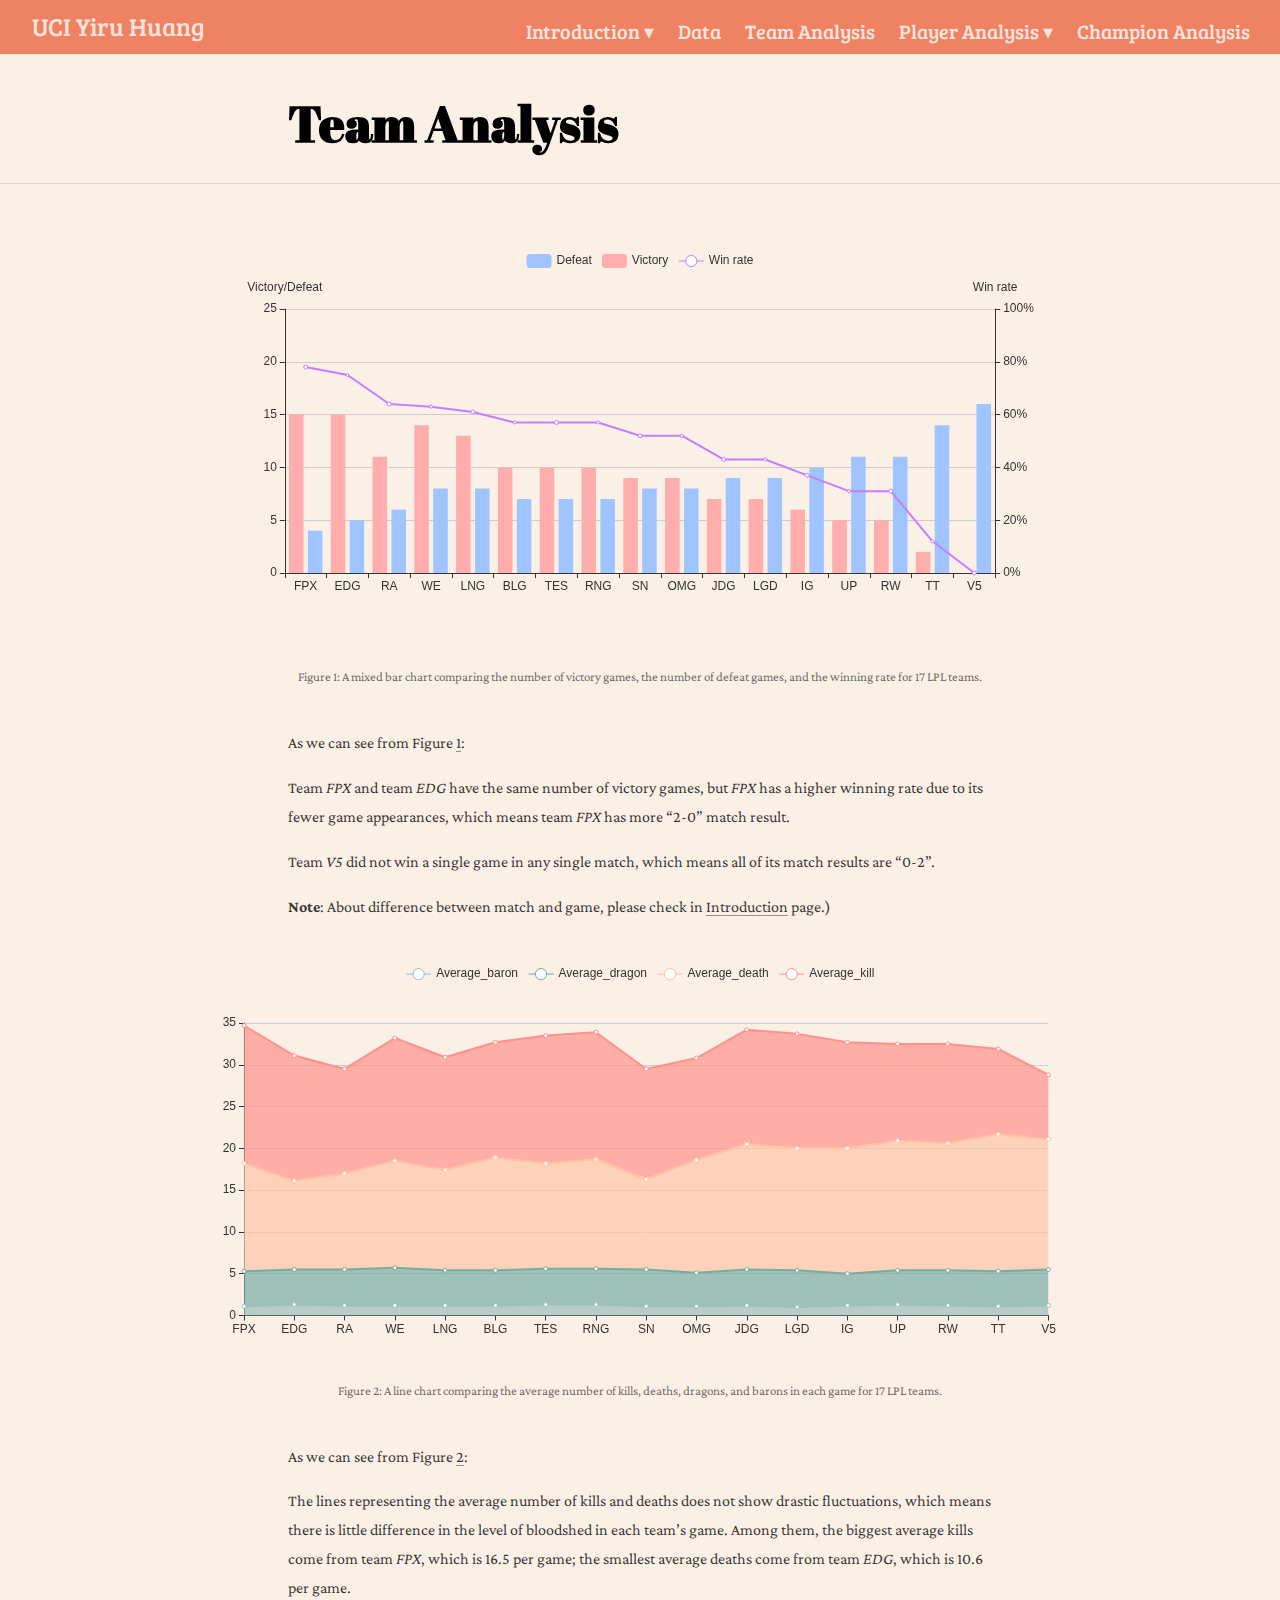
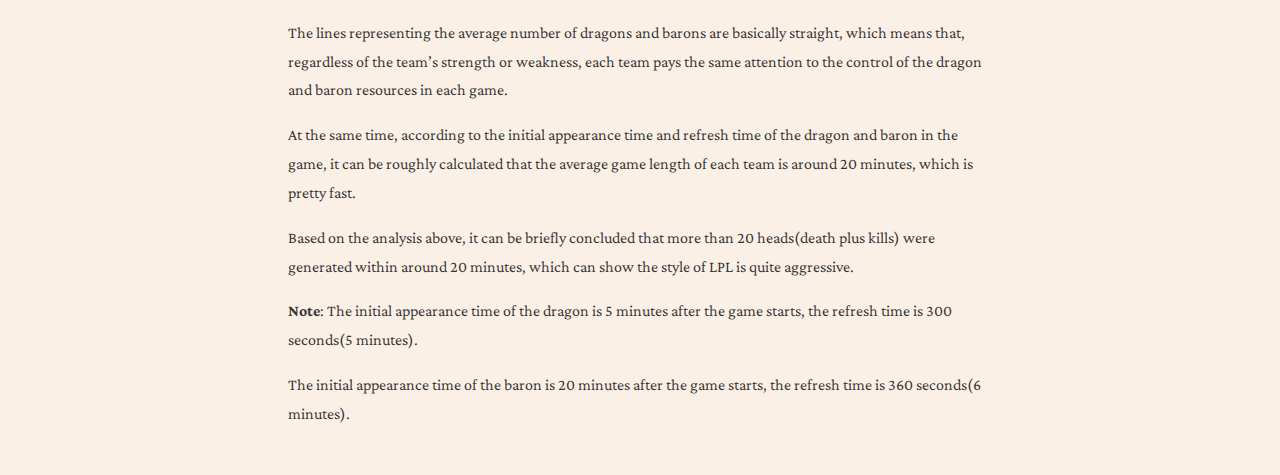
<file: team.html>
<!DOCTYPE html>

<html xmlns="http://www.w3.org/1999/xhtml" lang="" xml:lang="">

<head>
  <meta charset="utf-8"/>
  <meta name="viewport" content="width=device-width, initial-scale=1"/>
  <meta http-equiv="X-UA-Compatible" content="IE=Edge,chrome=1"/>
  <meta name="generator" content="distill" />

  <style type="text/css">
  /* Hide doc at startup (prevent jankiness while JS renders/transforms) */
  body {
    visibility: hidden;
  }
  </style>

 <!--radix_placeholder_import_source-->
 <!--/radix_placeholder_import_source-->

<style type="text/css">code{white-space: pre;}</style>
<style type="text/css" data-origin="pandoc">
pre > code.sourceCode { white-space: pre; position: relative; }
pre > code.sourceCode > span { display: inline-block; line-height: 1.25; }
pre > code.sourceCode > span:empty { height: 1.2em; }
.sourceCode { overflow: visible; }
code.sourceCode > span { color: inherit; text-decoration: inherit; }
div.sourceCode { margin: 1em 0; }
pre.sourceCode { margin: 0; }
@media screen {
div.sourceCode { overflow: auto; }
}
@media print {
pre > code.sourceCode { white-space: pre-wrap; }
pre > code.sourceCode > span { text-indent: -5em; padding-left: 5em; }
}
pre.numberSource code
  { counter-reset: source-line 0; }
pre.numberSource code > span
  { position: relative; left: -4em; counter-increment: source-line; }
pre.numberSource code > span > a:first-child::before
  { content: counter(source-line);
    position: relative; left: -1em; text-align: right; vertical-align: baseline;
    border: none; display: inline-block;
    -webkit-touch-callout: none; -webkit-user-select: none;
    -khtml-user-select: none; -moz-user-select: none;
    -ms-user-select: none; user-select: none;
    padding: 0 4px; width: 4em;
    color: #aaaaaa;
  }
pre.numberSource { margin-left: 3em; border-left: 1px solid #aaaaaa;  padding-left: 4px; }
div.sourceCode
  {   }
@media screen {
pre > code.sourceCode > span > a:first-child::before { text-decoration: underline; }
}
code span.al { color: #ad0000; } /* Alert */
code span.an { color: #5e5e5e; } /* Annotation */
code span.at { } /* Attribute */
code span.bn { color: #ad0000; } /* BaseN */
code span.bu { } /* BuiltIn */
code span.cf { color: #007ba5; } /* ControlFlow */
code span.ch { color: #20794d; } /* Char */
code span.cn { color: #8f5902; } /* Constant */
code span.co { color: #5e5e5e; } /* Comment */
code span.cv { color: #5e5e5e; font-style: italic; } /* CommentVar */
code span.do { color: #5e5e5e; font-style: italic; } /* Documentation */
code span.dt { color: #ad0000; } /* DataType */
code span.dv { color: #ad0000; } /* DecVal */
code span.er { color: #ad0000; } /* Error */
code span.ex { } /* Extension */
code span.fl { color: #ad0000; } /* Float */
code span.fu { color: #4758ab; } /* Function */
code span.im { } /* Import */
code span.in { color: #5e5e5e; } /* Information */
code span.kw { color: #007ba5; } /* Keyword */
code span.op { color: #5e5e5e; } /* Operator */
code span.ot { color: #007ba5; } /* Other */
code span.pp { color: #ad0000; } /* Preprocessor */
code span.sc { color: #5e5e5e; } /* SpecialChar */
code span.ss { color: #20794d; } /* SpecialString */
code span.st { color: #20794d; } /* String */
code span.va { color: #111111; } /* Variable */
code span.vs { color: #20794d; } /* VerbatimString */
code span.wa { color: #5e5e5e; font-style: italic; } /* Warning */
</style>


  <!--radix_placeholder_meta_tags-->
  <title>UCI Yiru Huang: Team Analysis</title>




  <!--  https://developers.facebook.com/docs/sharing/webmasters#markup -->
  <meta property="og:title" content="UCI Yiru Huang: Team Analysis"/>
  <meta property="og:type" content="article"/>
  <meta property="og:locale" content="en_US"/>
  <meta property="og:site_name" content="UCI Yiru Huang"/>

  <!--  https://dev.twitter.com/cards/types/summary -->
  <meta property="twitter:card" content="summary"/>
  <meta property="twitter:title" content="UCI Yiru Huang: Team Analysis"/>

  <!--/radix_placeholder_meta_tags-->
  <!--radix_placeholder_rmarkdown_metadata-->

  <script type="text/json" id="radix-rmarkdown-metadata">
  {"type":"list","attributes":{"names":{"type":"character","attributes":{},"value":["title"]}},"value":[{"type":"character","attributes":{},"value":["Team Analysis"]}]}
  </script>
  <!--/radix_placeholder_rmarkdown_metadata-->
  <!--radix_placeholder_navigation_in_header-->
  <meta name="distill:offset" content=""/>

  <script type="application/javascript">

    window.headroom_prevent_pin = false;

    window.document.addEventListener("DOMContentLoaded", function (event) {

      // initialize headroom for banner
      var header = $('header').get(0);
      var headerHeight = header.offsetHeight;
      var headroom = new Headroom(header, {
        tolerance: 5,
        onPin : function() {
          if (window.headroom_prevent_pin) {
            window.headroom_prevent_pin = false;
            headroom.unpin();
          }
        }
      });
      headroom.init();
      if(window.location.hash)
        headroom.unpin();
      $(header).addClass('headroom--transition');

      // offset scroll location for banner on hash change
      // (see: https://github.com/WickyNilliams/headroom.js/issues/38)
      window.addEventListener("hashchange", function(event) {
        window.scrollTo(0, window.pageYOffset - (headerHeight + 25));
      });

      // responsive menu
      $('.distill-site-header').each(function(i, val) {
        var topnav = $(this);
        var toggle = topnav.find('.nav-toggle');
        toggle.on('click', function() {
          topnav.toggleClass('responsive');
        });
      });

      // nav dropdowns
      $('.nav-dropbtn').click(function(e) {
        $(this).next('.nav-dropdown-content').toggleClass('nav-dropdown-active');
        $(this).parent().siblings('.nav-dropdown')
           .children('.nav-dropdown-content').removeClass('nav-dropdown-active');
      });
      $("body").click(function(e){
        $('.nav-dropdown-content').removeClass('nav-dropdown-active');
      });
      $(".nav-dropdown").click(function(e){
        e.stopPropagation();
      });
    });
  </script>

  <style type="text/css">

  /* Theme (user-documented overrideables for nav appearance) */

  .distill-site-nav {
    color: rgba(255, 255, 255, 0.8);
    background-color: #0F2E3D;
    font-size: 15px;
    font-weight: 300;
  }

  .distill-site-nav a {
    color: inherit;
    text-decoration: none;
  }

  .distill-site-nav a:hover {
    color: white;
  }

  @media print {
    .distill-site-nav {
      display: none;
    }
  }

  .distill-site-header {

  }

  .distill-site-footer {

  }


  /* Site Header */

  .distill-site-header {
    width: 100%;
    box-sizing: border-box;
    z-index: 3;
  }

  .distill-site-header .nav-left {
    display: inline-block;
    margin-left: 8px;
  }

  @media screen and (max-width: 768px) {
    .distill-site-header .nav-left {
      margin-left: 0;
    }
  }


  .distill-site-header .nav-right {
    float: right;
    margin-right: 8px;
  }

  .distill-site-header a,
  .distill-site-header .title {
    display: inline-block;
    text-align: center;
    padding: 14px 10px 14px 10px;
  }

  .distill-site-header .title {
    font-size: 18px;
    min-width: 150px;
  }

  .distill-site-header .logo {
    padding: 0;
  }

  .distill-site-header .logo img {
    display: none;
    max-height: 20px;
    width: auto;
    margin-bottom: -4px;
  }

  .distill-site-header .nav-image img {
    max-height: 18px;
    width: auto;
    display: inline-block;
    margin-bottom: -3px;
  }



  @media screen and (min-width: 1000px) {
    .distill-site-header .logo img {
      display: inline-block;
    }
    .distill-site-header .nav-left {
      margin-left: 20px;
    }
    .distill-site-header .nav-right {
      margin-right: 20px;
    }
    .distill-site-header .title {
      padding-left: 12px;
    }
  }


  .distill-site-header .nav-toggle {
    display: none;
  }

  .nav-dropdown {
    display: inline-block;
    position: relative;
  }

  .nav-dropdown .nav-dropbtn {
    border: none;
    outline: none;
    color: rgba(255, 255, 255, 0.8);
    padding: 16px 10px;
    background-color: transparent;
    font-family: inherit;
    font-size: inherit;
    font-weight: inherit;
    margin: 0;
    margin-top: 1px;
    z-index: 2;
  }

  .nav-dropdown-content {
    display: none;
    position: absolute;
    background-color: white;
    min-width: 200px;
    border: 1px solid rgba(0,0,0,0.15);
    border-radius: 4px;
    box-shadow: 0px 8px 16px 0px rgba(0,0,0,0.1);
    z-index: 1;
    margin-top: 2px;
    white-space: nowrap;
    padding-top: 4px;
    padding-bottom: 4px;
  }

  .nav-dropdown-content hr {
    margin-top: 4px;
    margin-bottom: 4px;
    border: none;
    border-bottom: 1px solid rgba(0, 0, 0, 0.1);
  }

  .nav-dropdown-active {
    display: block;
  }

  .nav-dropdown-content a, .nav-dropdown-content .nav-dropdown-header {
    color: black;
    padding: 6px 24px;
    text-decoration: none;
    display: block;
    text-align: left;
  }

  .nav-dropdown-content .nav-dropdown-header {
    display: block;
    padding: 5px 24px;
    padding-bottom: 0;
    text-transform: uppercase;
    font-size: 14px;
    color: #999999;
    white-space: nowrap;
  }

  .nav-dropdown:hover .nav-dropbtn {
    color: white;
  }

  .nav-dropdown-content a:hover {
    background-color: #ddd;
    color: black;
  }

  .nav-right .nav-dropdown-content {
    margin-left: -45%;
    right: 0;
  }

  @media screen and (max-width: 768px) {
    .distill-site-header a, .distill-site-header .nav-dropdown  {display: none;}
    .distill-site-header a.nav-toggle {
      float: right;
      display: block;
    }
    .distill-site-header .title {
      margin-left: 0;
    }
    .distill-site-header .nav-right {
      margin-right: 0;
    }
    .distill-site-header {
      overflow: hidden;
    }
    .nav-right .nav-dropdown-content {
      margin-left: 0;
    }
  }


  @media screen and (max-width: 768px) {
    .distill-site-header.responsive {position: relative; min-height: 500px; }
    .distill-site-header.responsive a.nav-toggle {
      position: absolute;
      right: 0;
      top: 0;
    }
    .distill-site-header.responsive a,
    .distill-site-header.responsive .nav-dropdown {
      display: block;
      text-align: left;
    }
    .distill-site-header.responsive .nav-left,
    .distill-site-header.responsive .nav-right {
      width: 100%;
    }
    .distill-site-header.responsive .nav-dropdown {float: none;}
    .distill-site-header.responsive .nav-dropdown-content {position: relative;}
    .distill-site-header.responsive .nav-dropdown .nav-dropbtn {
      display: block;
      width: 100%;
      text-align: left;
    }
  }

  /* Site Footer */

  .distill-site-footer {
    width: 100%;
    overflow: hidden;
    box-sizing: border-box;
    z-index: 3;
    margin-top: 30px;
    padding-top: 30px;
    padding-bottom: 30px;
    text-align: center;
  }

  /* Headroom */

  d-title {
    padding-top: 6rem;
  }

  @media print {
    d-title {
      padding-top: 4rem;
    }
  }

  .headroom {
    z-index: 1000;
    position: fixed;
    top: 0;
    left: 0;
    right: 0;
  }

  .headroom--transition {
    transition: all .4s ease-in-out;
  }

  .headroom--unpinned {
    top: -100px;
  }

  .headroom--pinned {
    top: 0;
  }

  /* adjust viewport for navbar height */
  /* helps vertically center bootstrap (non-distill) content */
  .min-vh-100 {
    min-height: calc(100vh - 100px) !important;
  }

  </style>

  <script src="site_libs/jquery-3.6.0/jquery-3.6.0.min.js"></script>
  <link href="site_libs/font-awesome-5.1.0/css/all.css" rel="stylesheet"/>
  <link href="site_libs/font-awesome-5.1.0/css/v4-shims.css" rel="stylesheet"/>
  <script src="site_libs/headroom-0.9.4/headroom.min.js"></script>
  <script src="site_libs/autocomplete-0.37.1/autocomplete.min.js"></script>
  <script src="site_libs/fuse-6.4.1/fuse.min.js"></script>

  <script type="application/javascript">

  function getMeta(metaName) {
    var metas = document.getElementsByTagName('meta');
    for (let i = 0; i < metas.length; i++) {
      if (metas[i].getAttribute('name') === metaName) {
        return metas[i].getAttribute('content');
      }
    }
    return '';
  }

  function offsetURL(url) {
    var offset = getMeta('distill:offset');
    return offset ? offset + '/' + url : url;
  }

  function createFuseIndex() {

    // create fuse index
    var options = {
      keys: [
        { name: 'title', weight: 20 },
        { name: 'categories', weight: 15 },
        { name: 'description', weight: 10 },
        { name: 'contents', weight: 5 },
      ],
      ignoreLocation: true,
      threshold: 0
    };
    var fuse = new window.Fuse([], options);

    // fetch the main search.json
    return fetch(offsetURL('search.json'))
      .then(function(response) {
        if (response.status == 200) {
          return response.json().then(function(json) {
            // index main articles
            json.articles.forEach(function(article) {
              fuse.add(article);
            });
            // download collections and index their articles
            return Promise.all(json.collections.map(function(collection) {
              return fetch(offsetURL(collection)).then(function(response) {
                if (response.status === 200) {
                  return response.json().then(function(articles) {
                    articles.forEach(function(article) {
                      fuse.add(article);
                    });
                  })
                } else {
                  return Promise.reject(
                    new Error('Unexpected status from search index request: ' +
                              response.status)
                  );
                }
              });
            })).then(function() {
              return fuse;
            });
          });

        } else {
          return Promise.reject(
            new Error('Unexpected status from search index request: ' +
                        response.status)
          );
        }
      });
  }

  window.document.addEventListener("DOMContentLoaded", function (event) {

    // get search element (bail if we don't have one)
    var searchEl = window.document.getElementById('distill-search');
    if (!searchEl)
      return;

    createFuseIndex()
      .then(function(fuse) {

        // make search box visible
        searchEl.classList.remove('hidden');

        // initialize autocomplete
        var options = {
          autoselect: true,
          hint: false,
          minLength: 2,
        };
        window.autocomplete(searchEl, options, [{
          source: function(query, callback) {
            const searchOptions = {
              isCaseSensitive: false,
              shouldSort: true,
              minMatchCharLength: 2,
              limit: 10,
            };
            var results = fuse.search(query, searchOptions);
            callback(results
              .map(function(result) { return result.item; })
            );
          },
          templates: {
            suggestion: function(suggestion) {
              var img = suggestion.preview && Object.keys(suggestion.preview).length > 0
                ? `<img src="${offsetURL(suggestion.preview)}"</img>`
                : '';
              var html = `
                <div class="search-item">
                  <h3>${suggestion.title}</h3>
                  <div class="search-item-description">
                    ${suggestion.description || ''}
                  </div>
                  <div class="search-item-preview">
                    ${img}
                  </div>
                </div>
              `;
              return html;
            }
          }
        }]).on('autocomplete:selected', function(event, suggestion) {
          window.location.href = offsetURL(suggestion.path);
        });
        // remove inline display style on autocompleter (we want to
        // manage responsive display via css)
        $('.algolia-autocomplete').css("display", "");
      })
      .catch(function(error) {
        console.log(error);
      });

  });

  </script>

  <style type="text/css">

  .nav-search {
    font-size: x-small;
  }

  /* Algolioa Autocomplete */

  .algolia-autocomplete {
    display: inline-block;
    margin-left: 10px;
    vertical-align: sub;
    background-color: white;
    color: black;
    padding: 6px;
    padding-top: 8px;
    padding-bottom: 0;
    border-radius: 6px;
    border: 1px #0F2E3D solid;
    width: 180px;
  }


  @media screen and (max-width: 768px) {
    .distill-site-nav .algolia-autocomplete {
      display: none;
      visibility: hidden;
    }
    .distill-site-nav.responsive .algolia-autocomplete {
      display: inline-block;
      visibility: visible;
    }
    .distill-site-nav.responsive .algolia-autocomplete .aa-dropdown-menu {
      margin-left: 0;
      width: 400px;
      max-height: 400px;
    }
  }

  .algolia-autocomplete .aa-input, .algolia-autocomplete .aa-hint {
    width: 90%;
    outline: none;
    border: none;
  }

  .algolia-autocomplete .aa-hint {
    color: #999;
  }
  .algolia-autocomplete .aa-dropdown-menu {
    width: 550px;
    max-height: 70vh;
    overflow-x: visible;
    overflow-y: scroll;
    padding: 5px;
    margin-top: 3px;
    margin-left: -150px;
    background-color: #fff;
    border-radius: 5px;
    border: 1px solid #999;
    border-top: none;
  }

  .algolia-autocomplete .aa-dropdown-menu .aa-suggestion {
    cursor: pointer;
    padding: 5px 4px;
    border-bottom: 1px solid #eee;
  }

  .algolia-autocomplete .aa-dropdown-menu .aa-suggestion:last-of-type {
    border-bottom: none;
    margin-bottom: 2px;
  }

  .algolia-autocomplete .aa-dropdown-menu .aa-suggestion .search-item {
    overflow: hidden;
    font-size: 0.8em;
    line-height: 1.4em;
  }

  .algolia-autocomplete .aa-dropdown-menu .aa-suggestion .search-item h3 {
    font-size: 1rem;
    margin-block-start: 0;
    margin-block-end: 5px;
  }

  .algolia-autocomplete .aa-dropdown-menu .aa-suggestion .search-item-description {
    display: inline-block;
    overflow: hidden;
    height: 2.8em;
    width: 80%;
    margin-right: 4%;
  }

  .algolia-autocomplete .aa-dropdown-menu .aa-suggestion .search-item-preview {
    display: inline-block;
    width: 15%;
  }

  .algolia-autocomplete .aa-dropdown-menu .aa-suggestion .search-item-preview img {
    height: 3em;
    width: auto;
    display: none;
  }

  .algolia-autocomplete .aa-dropdown-menu .aa-suggestion .search-item-preview img[src] {
    display: initial;
  }

  .algolia-autocomplete .aa-dropdown-menu .aa-suggestion.aa-cursor {
    background-color: #eee;
  }
  .algolia-autocomplete .aa-dropdown-menu .aa-suggestion em {
    font-weight: bold;
    font-style: normal;
  }

  </style>


  <!--/radix_placeholder_navigation_in_header-->
  <!--radix_placeholder_distill-->

  <style type="text/css">

  body {
    background-color: white;
  }

  .pandoc-table {
    width: 100%;
  }

  .pandoc-table>caption {
    margin-bottom: 10px;
  }

  .pandoc-table th:not([align]) {
    text-align: left;
  }

  .pagedtable-footer {
    font-size: 15px;
  }

  d-byline .byline {
    grid-template-columns: 2fr 2fr;
  }

  d-byline .byline h3 {
    margin-block-start: 1.5em;
  }

  d-byline .byline .authors-affiliations h3 {
    margin-block-start: 0.5em;
  }

  .authors-affiliations .orcid-id {
    width: 16px;
    height:16px;
    margin-left: 4px;
    margin-right: 4px;
    vertical-align: middle;
    padding-bottom: 2px;
  }

  d-title .dt-tags {
    margin-top: 1em;
    grid-column: text;
  }

  .dt-tags .dt-tag {
    text-decoration: none;
    display: inline-block;
    color: rgba(0,0,0,0.6);
    padding: 0em 0.4em;
    margin-right: 0.5em;
    margin-bottom: 0.4em;
    font-size: 70%;
    border: 1px solid rgba(0,0,0,0.2);
    border-radius: 3px;
    text-transform: uppercase;
    font-weight: 500;
  }

  d-article table.gt_table td,
  d-article table.gt_table th {
    border-bottom: none;
  }

  .html-widget {
    margin-bottom: 2.0em;
  }

  .l-screen-inset {
    padding-right: 16px;
  }

  .l-screen .caption {
    margin-left: 10px;
  }

  .shaded {
    background: rgb(247, 247, 247);
    padding-top: 20px;
    padding-bottom: 20px;
    border-top: 1px solid rgba(0, 0, 0, 0.1);
    border-bottom: 1px solid rgba(0, 0, 0, 0.1);
  }

  .shaded .html-widget {
    margin-bottom: 0;
    border: 1px solid rgba(0, 0, 0, 0.1);
  }

  .shaded .shaded-content {
    background: white;
  }

  .text-output {
    margin-top: 0;
    line-height: 1.5em;
  }

  .hidden {
    display: none !important;
  }

  d-article {
    padding-top: 2.5rem;
    padding-bottom: 30px;
  }

  d-appendix {
    padding-top: 30px;
  }

  d-article>p>img {
    width: 100%;
  }

  d-article h2 {
    margin: 1rem 0 1.5rem 0;
  }

  d-article h3 {
    margin-top: 1.5rem;
  }

  d-article iframe {
    border: 1px solid rgba(0, 0, 0, 0.1);
    margin-bottom: 2.0em;
    width: 100%;
  }

  /* Tweak code blocks */

  d-article div.sourceCode code,
  d-article pre code {
    font-family: Consolas, Monaco, 'Andale Mono', 'Ubuntu Mono', monospace;
  }

  d-article pre,
  d-article div.sourceCode,
  d-article div.sourceCode pre {
    overflow: auto;
  }

  d-article div.sourceCode {
    background-color: white;
  }

  d-article div.sourceCode pre {
    padding-left: 10px;
    font-size: 12px;
    border-left: 2px solid rgba(0,0,0,0.1);
  }

  d-article pre {
    font-size: 12px;
    color: black;
    background: none;
    margin-top: 0;
    text-align: left;
    white-space: pre;
    word-spacing: normal;
    word-break: normal;
    word-wrap: normal;
    line-height: 1.5;

    -moz-tab-size: 4;
    -o-tab-size: 4;
    tab-size: 4;

    -webkit-hyphens: none;
    -moz-hyphens: none;
    -ms-hyphens: none;
    hyphens: none;
  }

  d-article pre a {
    border-bottom: none;
  }

  d-article pre a:hover {
    border-bottom: none;
    text-decoration: underline;
  }

  d-article details {
    grid-column: text;
    margin-bottom: 0.8em;
  }

  @media(min-width: 768px) {

  d-article pre,
  d-article div.sourceCode,
  d-article div.sourceCode pre {
    overflow: visible !important;
  }

  d-article div.sourceCode pre {
    padding-left: 18px;
    font-size: 14px;
  }

  d-article pre {
    font-size: 14px;
  }

  }

  figure img.external {
    background: white;
    border: 1px solid rgba(0, 0, 0, 0.1);
    box-shadow: 0 1px 8px rgba(0, 0, 0, 0.1);
    padding: 18px;
    box-sizing: border-box;
  }

  /* CSS for d-contents */

  .d-contents {
    grid-column: text;
    color: rgba(0,0,0,0.8);
    font-size: 0.9em;
    padding-bottom: 1em;
    margin-bottom: 1em;
    padding-bottom: 0.5em;
    margin-bottom: 1em;
    padding-left: 0.25em;
    justify-self: start;
  }

  @media(min-width: 1000px) {
    .d-contents.d-contents-float {
      height: 0;
      grid-column-start: 1;
      grid-column-end: 4;
      justify-self: center;
      padding-right: 3em;
      padding-left: 2em;
    }
  }

  .d-contents nav h3 {
    font-size: 18px;
    margin-top: 0;
    margin-bottom: 1em;
  }

  .d-contents li {
    list-style-type: none
  }

  .d-contents nav > ul {
    padding-left: 0;
  }

  .d-contents ul {
    padding-left: 1em
  }

  .d-contents nav ul li {
    margin-top: 0.6em;
    margin-bottom: 0.2em;
  }

  .d-contents nav a {
    font-size: 13px;
    border-bottom: none;
    text-decoration: none
    color: rgba(0, 0, 0, 0.8);
  }

  .d-contents nav a:hover {
    text-decoration: underline solid rgba(0, 0, 0, 0.6)
  }

  .d-contents nav > ul > li > a {
    font-weight: 600;
  }

  .d-contents nav > ul > li > ul {
    font-weight: inherit;
  }

  .d-contents nav > ul > li > ul > li {
    margin-top: 0.2em;
  }


  .d-contents nav ul {
    margin-top: 0;
    margin-bottom: 0.25em;
  }

  .d-article-with-toc h2:nth-child(2) {
    margin-top: 0;
  }


  /* Figure */

  .figure {
    position: relative;
    margin-bottom: 2.5em;
    margin-top: 1.5em;
  }

  .figure img {
    width: 100%;
  }

  .figure .caption {
    color: rgba(0, 0, 0, 0.6);
    font-size: 12px;
    line-height: 1.5em;
  }

  .figure img.external {
    background: white;
    border: 1px solid rgba(0, 0, 0, 0.1);
    box-shadow: 0 1px 8px rgba(0, 0, 0, 0.1);
    padding: 18px;
    box-sizing: border-box;
  }

  .figure .caption a {
    color: rgba(0, 0, 0, 0.6);
  }

  .figure .caption b,
  .figure .caption strong, {
    font-weight: 600;
    color: rgba(0, 0, 0, 1.0);
  }

  /* Citations */

  d-article .citation {
    color: inherit;
    cursor: inherit;
  }

  div.hanging-indent{
    margin-left: 1em; text-indent: -1em;
  }

  /* Citation hover box */

  .tippy-box[data-theme~=light-border] {
    background-color: rgba(250, 250, 250, 0.95);
  }

  .tippy-content > p {
    margin-bottom: 0;
    padding: 2px;
  }


  /* Tweak 1000px media break to show more text */

  @media(min-width: 1000px) {
    .base-grid,
    distill-header,
    d-title,
    d-abstract,
    d-article,
    d-appendix,
    distill-appendix,
    d-byline,
    d-footnote-list,
    d-citation-list,
    distill-footer {
      grid-template-columns: [screen-start] 1fr [page-start kicker-start] 80px [middle-start] 50px [text-start kicker-end] 65px 65px 65px 65px 65px 65px 65px 65px [text-end gutter-start] 65px [middle-end] 65px [page-end gutter-end] 1fr [screen-end];
      grid-column-gap: 16px;
    }

    .grid {
      grid-column-gap: 16px;
    }

    d-article {
      font-size: 1.06rem;
      line-height: 1.7em;
    }
    figure .caption, .figure .caption, figure figcaption {
      font-size: 13px;
    }
  }

  @media(min-width: 1180px) {
    .base-grid,
    distill-header,
    d-title,
    d-abstract,
    d-article,
    d-appendix,
    distill-appendix,
    d-byline,
    d-footnote-list,
    d-citation-list,
    distill-footer {
      grid-template-columns: [screen-start] 1fr [page-start kicker-start] 60px [middle-start] 60px [text-start kicker-end] 60px 60px 60px 60px 60px 60px 60px 60px [text-end gutter-start] 60px [middle-end] 60px [page-end gutter-end] 1fr [screen-end];
      grid-column-gap: 32px;
    }

    .grid {
      grid-column-gap: 32px;
    }
  }


  /* Get the citation styles for the appendix (not auto-injected on render since
     we do our own rendering of the citation appendix) */

  d-appendix .citation-appendix,
  .d-appendix .citation-appendix {
    font-size: 11px;
    line-height: 15px;
    border-left: 1px solid rgba(0, 0, 0, 0.1);
    padding-left: 18px;
    border: 1px solid rgba(0,0,0,0.1);
    background: rgba(0, 0, 0, 0.02);
    padding: 10px 18px;
    border-radius: 3px;
    color: rgba(150, 150, 150, 1);
    overflow: hidden;
    margin-top: -12px;
    white-space: pre-wrap;
    word-wrap: break-word;
  }

  /* Include appendix styles here so they can be overridden */

  d-appendix {
    contain: layout style;
    font-size: 0.8em;
    line-height: 1.7em;
    margin-top: 60px;
    margin-bottom: 0;
    border-top: 1px solid rgba(0, 0, 0, 0.1);
    color: rgba(0,0,0,0.5);
    padding-top: 60px;
    padding-bottom: 48px;
  }

  d-appendix h3 {
    grid-column: page-start / text-start;
    font-size: 15px;
    font-weight: 500;
    margin-top: 1em;
    margin-bottom: 0;
    color: rgba(0,0,0,0.65);
  }

  d-appendix h3 + * {
    margin-top: 1em;
  }

  d-appendix ol {
    padding: 0 0 0 15px;
  }

  @media (min-width: 768px) {
    d-appendix ol {
      padding: 0 0 0 30px;
      margin-left: -30px;
    }
  }

  d-appendix li {
    margin-bottom: 1em;
  }

  d-appendix a {
    color: rgba(0, 0, 0, 0.6);
  }

  d-appendix > * {
    grid-column: text;
  }

  d-appendix > d-footnote-list,
  d-appendix > d-citation-list,
  d-appendix > distill-appendix {
    grid-column: screen;
  }

  /* Include footnote styles here so they can be overridden */

  d-footnote-list {
    contain: layout style;
  }

  d-footnote-list > * {
    grid-column: text;
  }

  d-footnote-list a.footnote-backlink {
    color: rgba(0,0,0,0.3);
    padding-left: 0.5em;
  }



  /* Anchor.js */

  .anchorjs-link {
    /*transition: all .25s linear; */
    text-decoration: none;
    border-bottom: none;
  }
  *:hover > .anchorjs-link {
    margin-left: -1.125em !important;
    text-decoration: none;
    border-bottom: none;
  }

  /* Social footer */

  .social_footer {
    margin-top: 30px;
    margin-bottom: 0;
    color: rgba(0,0,0,0.67);
  }

  .disqus-comments {
    margin-right: 30px;
  }

  .disqus-comment-count {
    border-bottom: 1px solid rgba(0, 0, 0, 0.4);
    cursor: pointer;
  }

  #disqus_thread {
    margin-top: 30px;
  }

  .article-sharing a {
    border-bottom: none;
    margin-right: 8px;
  }

  .article-sharing a:hover {
    border-bottom: none;
  }

  .sidebar-section.subscribe {
    font-size: 12px;
    line-height: 1.6em;
  }

  .subscribe p {
    margin-bottom: 0.5em;
  }


  .article-footer .subscribe {
    font-size: 15px;
    margin-top: 45px;
  }


  .sidebar-section.custom {
    font-size: 12px;
    line-height: 1.6em;
  }

  .custom p {
    margin-bottom: 0.5em;
  }

  /* Styles for listing layout (hide title) */
  .layout-listing d-title, .layout-listing .d-title {
    display: none;
  }

  /* Styles for posts lists (not auto-injected) */


  .posts-with-sidebar {
    padding-left: 45px;
    padding-right: 45px;
  }

  .posts-list .description h2,
  .posts-list .description p {
    font-family: -apple-system, BlinkMacSystemFont, "Segoe UI", Roboto, Oxygen, Ubuntu, Cantarell, "Fira Sans", "Droid Sans", "Helvetica Neue", Arial, sans-serif;
  }

  .posts-list .description h2 {
    font-weight: 700;
    border-bottom: none;
    padding-bottom: 0;
  }

  .posts-list h2.post-tag {
    border-bottom: 1px solid rgba(0, 0, 0, 0.2);
    padding-bottom: 12px;
  }
  .posts-list {
    margin-top: 60px;
    margin-bottom: 24px;
  }

  .posts-list .post-preview {
    text-decoration: none;
    overflow: hidden;
    display: block;
    border-bottom: 1px solid rgba(0, 0, 0, 0.1);
    padding: 24px 0;
  }

  .post-preview-last {
    border-bottom: none !important;
  }

  .posts-list .posts-list-caption {
    grid-column: screen;
    font-weight: 400;
  }

  .posts-list .post-preview h2 {
    margin: 0 0 6px 0;
    line-height: 1.2em;
    font-style: normal;
    font-size: 24px;
  }

  .posts-list .post-preview p {
    margin: 0 0 12px 0;
    line-height: 1.4em;
    font-size: 16px;
  }

  .posts-list .post-preview .thumbnail {
    box-sizing: border-box;
    margin-bottom: 24px;
    position: relative;
    max-width: 500px;
  }
  .posts-list .post-preview img {
    width: 100%;
    display: block;
  }

  .posts-list .metadata {
    font-size: 12px;
    line-height: 1.4em;
    margin-bottom: 18px;
  }

  .posts-list .metadata > * {
    display: inline-block;
  }

  .posts-list .metadata .publishedDate {
    margin-right: 2em;
  }

  .posts-list .metadata .dt-authors {
    display: block;
    margin-top: 0.3em;
    margin-right: 2em;
  }

  .posts-list .dt-tags {
    display: block;
    line-height: 1em;
  }

  .posts-list .dt-tags .dt-tag {
    display: inline-block;
    color: rgba(0,0,0,0.6);
    padding: 0.3em 0.4em;
    margin-right: 0.2em;
    margin-bottom: 0.4em;
    font-size: 60%;
    border: 1px solid rgba(0,0,0,0.2);
    border-radius: 3px;
    text-transform: uppercase;
    font-weight: 500;
  }

  .posts-list img {
    opacity: 1;
  }

  .posts-list img[data-src] {
    opacity: 0;
  }

  .posts-more {
    clear: both;
  }


  .posts-sidebar {
    font-size: 16px;
  }

  .posts-sidebar h3 {
    font-size: 16px;
    margin-top: 0;
    margin-bottom: 0.5em;
    font-weight: 400;
    text-transform: uppercase;
  }

  .sidebar-section {
    margin-bottom: 30px;
  }

  .categories ul {
    list-style-type: none;
    margin: 0;
    padding: 0;
  }

  .categories li {
    color: rgba(0, 0, 0, 0.8);
    margin-bottom: 0;
  }

  .categories li>a {
    border-bottom: none;
  }

  .categories li>a:hover {
    border-bottom: 1px solid rgba(0, 0, 0, 0.4);
  }

  .categories .active {
    font-weight: 600;
  }

  .categories .category-count {
    color: rgba(0, 0, 0, 0.4);
  }


  @media(min-width: 768px) {
    .posts-list .post-preview h2 {
      font-size: 26px;
    }
    .posts-list .post-preview .thumbnail {
      float: right;
      width: 30%;
      margin-bottom: 0;
    }
    .posts-list .post-preview .description {
      float: left;
      width: 45%;
    }
    .posts-list .post-preview .metadata {
      float: left;
      width: 20%;
      margin-top: 8px;
    }
    .posts-list .post-preview p {
      margin: 0 0 12px 0;
      line-height: 1.5em;
      font-size: 16px;
    }
    .posts-with-sidebar .posts-list {
      float: left;
      width: 75%;
    }
    .posts-with-sidebar .posts-sidebar {
      float: right;
      width: 20%;
      margin-top: 60px;
      padding-top: 24px;
      padding-bottom: 24px;
    }
  }


  /* Improve display for browsers without grid (IE/Edge <= 15) */

  .downlevel {
    line-height: 1.6em;
    font-family: -apple-system, BlinkMacSystemFont, "Segoe UI", Roboto, Oxygen, Ubuntu, Cantarell, "Fira Sans", "Droid Sans", "Helvetica Neue", Arial, sans-serif;
    margin: 0;
  }

  .downlevel .d-title {
    padding-top: 6rem;
    padding-bottom: 1.5rem;
  }

  .downlevel .d-title h1 {
    font-size: 50px;
    font-weight: 700;
    line-height: 1.1em;
    margin: 0 0 0.5rem;
  }

  .downlevel .d-title p {
    font-weight: 300;
    font-size: 1.2rem;
    line-height: 1.55em;
    margin-top: 0;
  }

  .downlevel .d-byline {
    padding-top: 0.8em;
    padding-bottom: 0.8em;
    font-size: 0.8rem;
    line-height: 1.8em;
  }

  .downlevel .section-separator {
    border: none;
    border-top: 1px solid rgba(0, 0, 0, 0.1);
  }

  .downlevel .d-article {
    font-size: 1.06rem;
    line-height: 1.7em;
    padding-top: 1rem;
    padding-bottom: 2rem;
  }


  .downlevel .d-appendix {
    padding-left: 0;
    padding-right: 0;
    max-width: none;
    font-size: 0.8em;
    line-height: 1.7em;
    margin-bottom: 0;
    color: rgba(0,0,0,0.5);
    padding-top: 40px;
    padding-bottom: 48px;
  }

  .downlevel .footnotes ol {
    padding-left: 13px;
  }

  .downlevel .base-grid,
  .downlevel .distill-header,
  .downlevel .d-title,
  .downlevel .d-abstract,
  .downlevel .d-article,
  .downlevel .d-appendix,
  .downlevel .distill-appendix,
  .downlevel .d-byline,
  .downlevel .d-footnote-list,
  .downlevel .d-citation-list,
  .downlevel .distill-footer,
  .downlevel .appendix-bottom,
  .downlevel .posts-container {
    padding-left: 40px;
    padding-right: 40px;
  }

  @media(min-width: 768px) {
    .downlevel .base-grid,
    .downlevel .distill-header,
    .downlevel .d-title,
    .downlevel .d-abstract,
    .downlevel .d-article,
    .downlevel .d-appendix,
    .downlevel .distill-appendix,
    .downlevel .d-byline,
    .downlevel .d-footnote-list,
    .downlevel .d-citation-list,
    .downlevel .distill-footer,
    .downlevel .appendix-bottom,
    .downlevel .posts-container {
    padding-left: 150px;
    padding-right: 150px;
    max-width: 900px;
  }
  }

  .downlevel pre code {
    display: block;
    border-left: 2px solid rgba(0, 0, 0, .1);
    padding: 0 0 0 20px;
    font-size: 14px;
  }

  .downlevel code, .downlevel pre {
    color: black;
    background: none;
    font-family: Consolas, Monaco, 'Andale Mono', 'Ubuntu Mono', monospace;
    text-align: left;
    white-space: pre;
    word-spacing: normal;
    word-break: normal;
    word-wrap: normal;
    line-height: 1.5;

    -moz-tab-size: 4;
    -o-tab-size: 4;
    tab-size: 4;

    -webkit-hyphens: none;
    -moz-hyphens: none;
    -ms-hyphens: none;
    hyphens: none;
  }

  .downlevel .posts-list .post-preview {
    color: inherit;
  }



  </style>

  <script type="application/javascript">

  function is_downlevel_browser() {
    if (bowser.isUnsupportedBrowser({ msie: "12", msedge: "16"},
                                   window.navigator.userAgent)) {
      return true;
    } else {
      return window.load_distill_framework === undefined;
    }
  }

  // show body when load is complete
  function on_load_complete() {

    // add anchors
    if (window.anchors) {
      window.anchors.options.placement = 'left';
      window.anchors.add('d-article > h2, d-article > h3, d-article > h4, d-article > h5');
    }


    // set body to visible
    document.body.style.visibility = 'visible';

    // force redraw for leaflet widgets
    if (window.HTMLWidgets) {
      var maps = window.HTMLWidgets.findAll(".leaflet");
      $.each(maps, function(i, el) {
        var map = this.getMap();
        map.invalidateSize();
        map.eachLayer(function(layer) {
          if (layer instanceof L.TileLayer)
            layer.redraw();
        });
      });
    }

    // trigger 'shown' so htmlwidgets resize
    $('d-article').trigger('shown');
  }

  function init_distill() {

    init_common();

    // create front matter
    var front_matter = $('<d-front-matter></d-front-matter>');
    $('#distill-front-matter').wrap(front_matter);

    // create d-title
    $('.d-title').changeElementType('d-title');

    // create d-byline
    var byline = $('<d-byline></d-byline>');
    $('.d-byline').replaceWith(byline);

    // create d-article
    var article = $('<d-article></d-article>');
    $('.d-article').wrap(article).children().unwrap();

    // move posts container into article
    $('.posts-container').appendTo($('d-article'));

    // create d-appendix
    $('.d-appendix').changeElementType('d-appendix');

    // flag indicating that we have appendix items
    var appendix = $('.appendix-bottom').children('h3').length > 0;

    // replace footnotes with <d-footnote>
    $('.footnote-ref').each(function(i, val) {
      appendix = true;
      var href = $(this).attr('href');
      var id = href.replace('#', '');
      var fn = $('#' + id);
      var fn_p = $('#' + id + '>p');
      fn_p.find('.footnote-back').remove();
      var text = fn_p.html();
      var dtfn = $('<d-footnote></d-footnote>');
      dtfn.html(text);
      $(this).replaceWith(dtfn);
    });
    // remove footnotes
    $('.footnotes').remove();

    // move refs into #references-listing
    $('#references-listing').replaceWith($('#refs'));

    $('h1.appendix, h2.appendix').each(function(i, val) {
      $(this).changeElementType('h3');
    });
    $('h3.appendix').each(function(i, val) {
      var id = $(this).attr('id');
      $('.d-contents a[href="#' + id + '"]').parent().remove();
      appendix = true;
      $(this).nextUntil($('h1, h2, h3')).addBack().appendTo($('d-appendix'));
    });

    // show d-appendix if we have appendix content
    $("d-appendix").css('display', appendix ? 'grid' : 'none');

    // localize layout chunks to just output
    $('.layout-chunk').each(function(i, val) {

      // capture layout
      var layout = $(this).attr('data-layout');

      // apply layout to markdown level block elements
      var elements = $(this).children().not('details, div.sourceCode, pre, script');
      elements.each(function(i, el) {
        var layout_div = $('<div class="' + layout + '"></div>');
        if (layout_div.hasClass('shaded')) {
          var shaded_content = $('<div class="shaded-content"></div>');
          $(this).wrap(shaded_content);
          $(this).parent().wrap(layout_div);
        } else {
          $(this).wrap(layout_div);
        }
      });


      // unwrap the layout-chunk div
      $(this).children().unwrap();
    });

    // remove code block used to force  highlighting css
    $('.distill-force-highlighting-css').parent().remove();

    // remove empty line numbers inserted by pandoc when using a
    // custom syntax highlighting theme
    $('code.sourceCode a:empty').remove();

    // load distill framework
    load_distill_framework();

    // wait for window.distillRunlevel == 4 to do post processing
    function distill_post_process() {

      if (!window.distillRunlevel || window.distillRunlevel < 4)
        return;

      // hide author/affiliations entirely if we have no authors
      var front_matter = JSON.parse($("#distill-front-matter").html());
      var have_authors = front_matter.authors && front_matter.authors.length > 0;
      if (!have_authors)
        $('d-byline').addClass('hidden');

      // article with toc class
      $('.d-contents').parent().addClass('d-article-with-toc');

      // strip links that point to #
      $('.authors-affiliations').find('a[href="#"]').removeAttr('href');

      // add orcid ids
      $('.authors-affiliations').find('.author').each(function(i, el) {
        var orcid_id = front_matter.authors[i].orcidID;
        if (orcid_id) {
          var a = $('<a></a>');
          a.attr('href', 'https://orcid.org/' + orcid_id);
          var img = $('<img></img>');
          img.addClass('orcid-id');
          img.attr('alt', 'ORCID ID');
          img.attr('src','[data-uri]');
          a.append(img);
          $(this).append(a);
        }
      });

      // hide elements of author/affiliations grid that have no value
      function hide_byline_column(caption) {
        $('d-byline').find('h3:contains("' + caption + '")').parent().css('visibility', 'hidden');
      }

      // affiliations
      var have_affiliations = false;
      for (var i = 0; i<front_matter.authors.length; ++i) {
        var author = front_matter.authors[i];
        if (author.affiliation !== "&nbsp;") {
          have_affiliations = true;
          break;
        }
      }
      if (!have_affiliations)
        $('d-byline').find('h3:contains("Affiliations")').css('visibility', 'hidden');

      // published date
      if (!front_matter.publishedDate)
        hide_byline_column("Published");

      // document object identifier
      var doi = $('d-byline').find('h3:contains("DOI")');
      var doi_p = doi.next().empty();
      if (!front_matter.doi) {
        // if we have a citation and valid citationText then link to that
        if ($('#citation').length > 0 && front_matter.citationText) {
          doi.html('Citation');
          $('<a href="#citation"></a>')
            .text(front_matter.citationText)
            .appendTo(doi_p);
        } else {
          hide_byline_column("DOI");
        }
      } else {
        $('<a></a>')
           .attr('href', "https://doi.org/" + front_matter.doi)
           .html(front_matter.doi)
           .appendTo(doi_p);
      }

       // change plural form of authors/affiliations
      if (front_matter.authors.length === 1) {
        var grid = $('.authors-affiliations');
        grid.children('h3:contains("Authors")').text('Author');
        grid.children('h3:contains("Affiliations")').text('Affiliation');
      }

      // remove d-appendix and d-footnote-list local styles
      $('d-appendix > style:first-child').remove();
      $('d-footnote-list > style:first-child').remove();

      // move appendix-bottom entries to the bottom
      $('.appendix-bottom').appendTo('d-appendix').children().unwrap();
      $('.appendix-bottom').remove();

      // hoverable references
      $('span.citation[data-cites]').each(function() {
        var refs = $(this).attr('data-cites').split(" ");
        var refHtml = refs.map(function(ref) {
          return "<p>" + $('#ref-' + ref).html() + "</p>";
        }).join("\n");
        window.tippy(this, {
          allowHTML: true,
          content: refHtml,
          maxWidth: 500,
          interactive: true,
          interactiveBorder: 10,
          theme: 'light-border',
          placement: 'bottom-start'
        });
      });

      // clear polling timer
      clearInterval(tid);

      // show body now that everything is ready
      on_load_complete();
    }

    var tid = setInterval(distill_post_process, 50);
    distill_post_process();

  }

  function init_downlevel() {

    init_common();

     // insert hr after d-title
    $('.d-title').after($('<hr class="section-separator"/>'));

    // check if we have authors
    var front_matter = JSON.parse($("#distill-front-matter").html());
    var have_authors = front_matter.authors && front_matter.authors.length > 0;

    // manage byline/border
    if (!have_authors)
      $('.d-byline').remove();
    $('.d-byline').after($('<hr class="section-separator"/>'));
    $('.d-byline a').remove();

    // remove toc
    $('.d-contents').remove();

    // move appendix elements
    $('h1.appendix, h2.appendix').each(function(i, val) {
      $(this).changeElementType('h3');
    });
    $('h3.appendix').each(function(i, val) {
      $(this).nextUntil($('h1, h2, h3')).addBack().appendTo($('.d-appendix'));
    });


    // inject headers into references and footnotes
    var refs_header = $('<h3></h3>');
    refs_header.text('References');
    $('#refs').prepend(refs_header);

    var footnotes_header = $('<h3></h3');
    footnotes_header.text('Footnotes');
    $('.footnotes').children('hr').first().replaceWith(footnotes_header);

    // move appendix-bottom entries to the bottom
    $('.appendix-bottom').appendTo('.d-appendix').children().unwrap();
    $('.appendix-bottom').remove();

    // remove appendix if it's empty
    if ($('.d-appendix').children().length === 0)
      $('.d-appendix').remove();

    // prepend separator above appendix
    $('.d-appendix').before($('<hr class="section-separator" style="clear: both"/>'));

    // trim code
    $('pre>code').each(function(i, val) {
      $(this).html($.trim($(this).html()));
    });

    // move posts-container right before article
    $('.posts-container').insertBefore($('.d-article'));

    $('body').addClass('downlevel');

    on_load_complete();
  }


  function init_common() {

    // jquery plugin to change element types
    (function($) {
      $.fn.changeElementType = function(newType) {
        var attrs = {};

        $.each(this[0].attributes, function(idx, attr) {
          attrs[attr.nodeName] = attr.nodeValue;
        });

        this.replaceWith(function() {
          return $("<" + newType + "/>", attrs).append($(this).contents());
        });
      };
    })(jQuery);

    // prevent underline for linked images
    $('a > img').parent().css({'border-bottom' : 'none'});

    // mark non-body figures created by knitr chunks as 100% width
    $('.layout-chunk').each(function(i, val) {
      var figures = $(this).find('img, .html-widget');
      if ($(this).attr('data-layout') !== "l-body") {
        figures.css('width', '100%');
      } else {
        figures.css('max-width', '100%');
        figures.filter("[width]").each(function(i, val) {
          var fig = $(this);
          fig.css('width', fig.attr('width') + 'px');
        });

      }
    });

    // auto-append index.html to post-preview links in file: protocol
    // and in rstudio ide preview
    $('.post-preview').each(function(i, val) {
      if (window.location.protocol === "file:")
        $(this).attr('href', $(this).attr('href') + "index.html");
    });

    // get rid of index.html references in header
    if (window.location.protocol !== "file:") {
      $('.distill-site-header a[href]').each(function(i,val) {
        $(this).attr('href', $(this).attr('href').replace("index.html", "./"));
      });
    }

    // add class to pandoc style tables
    $('tr.header').parent('thead').parent('table').addClass('pandoc-table');
    $('.kable-table').children('table').addClass('pandoc-table');

    // add figcaption style to table captions
    $('caption').parent('table').addClass("figcaption");

    // initialize posts list
    if (window.init_posts_list)
      window.init_posts_list();

    // implmement disqus comment link
    $('.disqus-comment-count').click(function() {
      window.headroom_prevent_pin = true;
      $('#disqus_thread').toggleClass('hidden');
      if (!$('#disqus_thread').hasClass('hidden')) {
        var offset = $(this).offset();
        $(window).resize();
        $('html, body').animate({
          scrollTop: offset.top - 35
        });
      }
    });
  }

  document.addEventListener('DOMContentLoaded', function() {
    if (is_downlevel_browser())
      init_downlevel();
    else
      window.addEventListener('WebComponentsReady', init_distill);
  });

  </script>

  <style type="text/css">
  /* base variables */

  /* Edit the CSS properties in this file to create a custom
     Distill theme. Only edit values in the right column
     for each row; values shown are the CSS defaults.
     To return any property to the default,
     you may set its value to: unset
     All rows must end with a semi-colon.                      */

  /* Optional: embed custom fonts here with `@import`          */
  /* This must remain at the top of this file.                 */



  html {
    /*-- Main font sizes --*/
    --title-size:      50px;
    --body-size:       1.06rem;
    --code-size:       14px;
    --aside-size:      12px;
    --fig-cap-size:    13px;
    /*-- Main font colors --*/
    --title-color:     #000000;
    --header-color:    rgba(0, 0, 0, 0.8);
    --body-color:      rgba(0, 0, 0, 0.8);
    --aside-color:     rgba(0, 0, 0, 0.6);
    --fig-cap-color:   rgba(0, 0, 0, 0.6);
    /*-- Specify custom fonts ~~~ must be imported above   --*/
    --heading-font:    sans-serif;
    --mono-font:       monospace;
    --body-font:       sans-serif;
    --navbar-font:     sans-serif;  /* websites + blogs only */
  }

  /*-- ARTICLE METADATA --*/
  d-byline {
    --heading-size:    0.6rem;
    --heading-color:   rgba(0, 0, 0, 0.5);
    --body-size:       0.8rem;
    --body-color:      rgba(0, 0, 0, 0.8);
  }

  /*-- ARTICLE TABLE OF CONTENTS --*/
  .d-contents {
    --heading-size:    18px;
    --contents-size:   13px;
  }

  /*-- ARTICLE APPENDIX --*/
  d-appendix {
    --heading-size:    15px;
    --heading-color:   rgba(0, 0, 0, 0.65);
    --text-size:       0.8em;
    --text-color:      rgba(0, 0, 0, 0.5);
  }

  /*-- WEBSITE HEADER + FOOTER --*/
  /* These properties only apply to Distill sites and blogs  */

  .distill-site-header {
    --title-size:       18px;
    --text-color:       rgba(255, 255, 255, 0.8);
    --text-size:        15px;
    --hover-color:      white;
    --bkgd-color:       #0F2E3D;
  }

  .distill-site-footer {
    --text-color:       rgba(255, 255, 255, 0.8);
    --text-size:        15px;
    --hover-color:      white;
    --bkgd-color:       #0F2E3D;
  }

  /*-- Additional custom styles --*/
  /* Add any additional CSS rules below                      */
  </style>
  <style type="text/css">
  /* base variables */

  /* Edit the CSS properties in this file to create a custom
     Distill theme. Only edit values in the right column
     for each row; values shown are the CSS defaults.
     To return any property to the default,
     you may set its value to: unset
     All rows must end with a semi-colon.                      */

  /* Optional: embed custom fonts here with `@import`          */
  /* This must remain at the top of this file.                 */

  @import url('https://fonts.googleapis.com/css2?family=Abril Fatface');
  @import url('https://fonts.googleapis.com/css2?family=Crimson Pro');
  @import url('https://fonts.googleapis.com/css2?family=Bree Serif');
  @import url('https://fonts.googleapis.com/css2?family=Dancing Script');

  html {
    /*-- Main font sizes --*/
    --title-size:      50px;
    --body-size:       1rem;
    --code-size:       14px;
    --aside-size:      12px;
    --fig-cap-size:    13px;
    /*-- Main font colors --*/
    --title-color:     #000000;
    --header-color:    rgba(0, 0, 0, 0.8);
    --body-color:      rgba(0, 0, 0, 0.8);
    --aside-color:     rgba(0, 0, 0, 0.6);
    --fig-cap-color:   rgba(0, 0, 0, 0.6);
    /*-- Specify custom fonts ~~~ must be imported above   --*/
    --heading-font:    "Abril Fatface", sans-serif;
    --mono-font:       "Dancing Script", monospace;
    --body-font:       "Crimson Pro", sans-serif;
    --navbar-font:     "Bree Serif", sans-serif;  /* websites + blogs only */
  }

  /*-- ARTICLE METADATA --*/
  d-byline {
    --heading-size:    0.6rem;
    --heading-color:   rgba(0, 0, 0, 0.5);
    --body-size:       0.8rem;
    --body-color:      rgba(0, 0, 0, 0.8);
  }

  /*-- ARTICLE TABLE OF CONTENTS --*/
  .d-contents {
    --heading-size:    18px;
    --contents-size:   15px;
  }

  /*-- ARTICLE APPENDIX --*/
  d-appendix {
    --heading-size:    15px;
    --heading-color:   rgba(0, 0, 0, 0.65);
    --text-size:       0.8em;
    --text-color:      rgba(0, 0, 0, 0.5);
  }

  /*-- WEBSITE HEADER + FOOTER --*/
  /* These properties only apply to Distill sites and blogs  */

  .distill-site-header {
    --title-size:       25px;
    --text-color:       rgba(255, 255, 255, 0.8);
    --text-size:        20px;
    --hover-color:      white;
    --bkgd-color:       #EE8262;
  }

  .distill-site-footer {
    --text-color:       rgba(255, 255, 255, 0.8);
    --text-size:        15px;
    --hover-color:      white;
    --bkgd-color:       #EE8262;
  }

  /*-- Additional custom styles --*/
  /* Add any additional CSS rules below                      */

  body {
    background-color: linen;
  }</style>
  <style type="text/css">
  /* base style */

  /* FONT FAMILIES */

  :root {
    --heading-default: -apple-system, BlinkMacSystemFont, "Segoe UI", Roboto, Oxygen, Ubuntu, Cantarell, "Fira Sans", "Droid Sans", "Helvetica Neue", Arial, sans-serif;
    --mono-default: Consolas, Monaco, 'Andale Mono', 'Ubuntu Mono', monospace;
    --body-default: -apple-system, BlinkMacSystemFont, "Segoe UI", Roboto, Oxygen, Ubuntu, Cantarell, "Fira Sans", "Droid Sans", "Helvetica Neue", Arial, sans-serif;
  }

  body,
  .posts-list .post-preview p,
  .posts-list .description p {
    font-family: var(--body-font), var(--body-default);
  }

  h1, h2, h3, h4, h5, h6,
  .posts-list .post-preview h2,
  .posts-list .description h2 {
    font-family: var(--heading-font), var(--heading-default);
  }

  d-article div.sourceCode code,
  d-article pre code {
    font-family: var(--mono-font), var(--mono-default);
  }


  /*-- TITLE --*/
  d-title h1,
  .posts-list > h1 {
    color: var(--title-color, black);
  }

  d-title h1 {
    font-size: var(--title-size, 50px);
  }

  /*-- HEADERS --*/
  d-article h1,
  d-article h2,
  d-article h3,
  d-article h4,
  d-article h5,
  d-article h6 {
    color: var(--header-color, rgba(0, 0, 0, 0.8));
  }

  /*-- BODY --*/
  d-article > p,  /* only text inside of <p> tags */
  d-article > ul, /* lists */
  d-article > ol {
    color: var(--body-color, rgba(0, 0, 0, 0.8));
    font-size: var(--body-size, 1.06rem);
  }


  /*-- CODE --*/
  d-article div.sourceCode code,
  d-article pre code {
    font-size: var(--code-size, 14px);
  }

  /*-- ASIDE --*/
  d-article aside {
    font-size: var(--aside-size, 12px);
    color: var(--aside-color, rgba(0, 0, 0, 0.6));
  }

  /*-- FIGURE CAPTIONS --*/
  figure .caption,
  figure figcaption,
  .figure .caption {
    font-size: var(--fig-cap-size, 13px);
    color: var(--fig-cap-color, rgba(0, 0, 0, 0.6));
  }

  /*-- METADATA --*/
  d-byline h3 {
    font-size: var(--heading-size, 0.6rem);
    color: var(--heading-color, rgba(0, 0, 0, 0.5));
  }

  d-byline {
    font-size: var(--body-size, 0.8rem);
    color: var(--body-color, rgba(0, 0, 0, 0.8));
  }

  d-byline a,
  d-article d-byline a {
    color: var(--body-color, rgba(0, 0, 0, 0.8));
  }

  /*-- TABLE OF CONTENTS --*/
  .d-contents nav h3 {
    font-size: var(--heading-size, 18px);
  }

  .d-contents nav a {
    font-size: var(--contents-size, 13px);
  }

  /*-- APPENDIX --*/
  d-appendix h3 {
    font-size: var(--heading-size, 15px);
    color: var(--heading-color, rgba(0, 0, 0, 0.65));
  }

  d-appendix {
    font-size: var(--text-size, 0.8em);
    color: var(--text-color, rgba(0, 0, 0, 0.5));
  }

  d-appendix d-footnote-list a.footnote-backlink {
    color: var(--text-color, rgba(0, 0, 0, 0.5));
  }

  /*-- WEBSITE HEADER + FOOTER --*/
  .distill-site-header .title {
    font-size: var(--title-size, 18px);
    font-family: var(--navbar-font), var(--heading-default);
  }

  .distill-site-header a,
  .nav-dropdown .nav-dropbtn {
    font-family: var(--navbar-font), var(--heading-default);
  }

  .nav-dropdown .nav-dropbtn {
    color: var(--text-color, rgba(255, 255, 255, 0.8));
    font-size: var(--text-size, 15px);
  }

  .distill-site-header a:hover,
  .nav-dropdown:hover .nav-dropbtn {
    color: var(--hover-color, white);
  }

  .distill-site-header {
    font-size: var(--text-size, 15px);
    color: var(--text-color, rgba(255, 255, 255, 0.8));
    background-color: var(--bkgd-color, #0F2E3D);
  }

  .distill-site-footer {
    font-size: var(--text-size, 15px);
    color: var(--text-color, rgba(255, 255, 255, 0.8));
    background-color: var(--bkgd-color, #0F2E3D);
  }

  .distill-site-footer a:hover {
    color: var(--hover-color, white);
  }</style>
  <!--/radix_placeholder_distill-->
  <script src="site_libs/header-attrs-2.11/header-attrs.js"></script>
  <script src="site_libs/htmlwidgets-1.5.4/htmlwidgets.js"></script>
  <script src="site_libs/echarts-4.0.0/echarts.min.js"></script>
  <script src="site_libs/echarts-4.0.0/echarts-wordcloud.min.js"></script>
  <script src="site_libs/d3-3.0.1/d3.v3.min.js"></script>
  <script src="site_libs/echarts_shapeFile-3.2.2/china.js"></script>
  <script src="site_libs/echarts_shapeFile-3.2.2/provinceShape.js"></script>
  <script src="site_libs/echarts_shapeFile-3.2.2/world.js"></script>
  <script src="site_libs/echarts-binding-0.0.4/echarts.js"></script>
  <script src="site_libs/default-0.0.4/default.js"></script>
  <script src="site_libs/popper-2.6.0/popper.min.js"></script>
  <link href="site_libs/tippy-6.2.7/tippy.css" rel="stylesheet" />
  <link href="site_libs/tippy-6.2.7/tippy-light-border.css" rel="stylesheet" />
  <script src="site_libs/tippy-6.2.7/tippy.umd.min.js"></script>
  <script src="site_libs/anchor-4.2.2/anchor.min.js"></script>
  <script src="site_libs/bowser-1.9.3/bowser.min.js"></script>
  <script src="site_libs/webcomponents-2.0.0/webcomponents.js"></script>
  <script src="site_libs/distill-2.2.21/template.v2.js"></script>
  <!--radix_placeholder_site_in_header-->
  <!--/radix_placeholder_site_in_header-->


</head>

<body>

<!--radix_placeholder_front_matter-->

<script id="distill-front-matter" type="text/json">
{"title":"Team Analysis","authors":[]}
</script>

<!--/radix_placeholder_front_matter-->
<!--radix_placeholder_navigation_before_body-->
<header class="header header--fixed" role="banner">
<nav class="distill-site-nav distill-site-header">
<div class="nav-left">
<a href="index.html" class="title">UCI Yiru Huang</a>
</div>
<div class="nav-right">
<div class="nav-dropdown">
<button class="nav-dropbtn">
Introduction
 
<span class="down-arrow">&#x25BE;</span>
</button>
<div class="nav-dropdown-content">
<a href="about.html">LOL</a>
<a href="lpl.html">LPL</a>
</div>
</div>
<a href="data.html">Data</a>
<a href="team.html">Team Analysis</a>
<div class="nav-dropdown">
<button class="nav-dropbtn">
Player Analysis
 
<span class="down-arrow">&#x25BE;</span>
</button>
<div class="nav-dropdown-content">
<a href="top.html">Top</a>
<a href="mid.html">Middle</a>
<a href="jungle.html">Jungle</a>
<a href="bottom.html">Bottom</a>
<a href="sup.html">Support</a>
</div>
</div>
<a href="champion.html">Champion Analysis</a>
<a href="javascript:void(0);" class="nav-toggle">&#9776;</a>
</div>
</nav>
</header>
<!--/radix_placeholder_navigation_before_body-->
<!--radix_placeholder_site_before_body-->
<!--/radix_placeholder_site_before_body-->

<div class="d-title">
<h1>Team Analysis</h1>
<!--radix_placeholder_categories-->
<!--/radix_placeholder_categories-->

</div>


<div class="d-article">
<div class="layout-chunk" data-layout="l-body">

</div>
<div class="layout-chunk" data-layout="l-body-outset">
<div class="figure" style="text-align: center"><span style="display:block;" id="fig:figure1"></span>
<div id="htmlwidget-77cfe1bc3cae05c838d1" style="width:624px;height:384px;" class="echarts html-widget"></div>
<script type="application/json" data-for="htmlwidget-77cfe1bc3cae05c838d1">{"x":{"title":{"text":"","subtext":"","x":"center","y":"top"},"calculable":true,"theme":"default","tooltip":{"show":true,"trigger":"axis"},"toolbox":{"show":true,"x":"right","y":"top","orient":"horizontal","feature":{"mark":{"show":true},"dataZoom":{"show":false},"magicType":{"show":true,"type":["line","bar","stack","tiled"]},"restore":{"show":true},"dataView":{"show":{"readOnly":false}},"saveAsImage":{"show":true}}},"legend":{"show":true,"orient":"horizontal","x":"left","y":"top","data":["Frequency"]},"xAxis":{"position":"bottom","name":"","nameLocation":"start","scale":true,"precision":2,"power":2,"axisLine":{"show":true},"axisTick":{"show":false},"axisLable":{"show":true,"textStyle":{"color":"black"}},"splitLine":{"show":true},"splitArea":{"show":false},"type":"category","data":["(-4,-3]","(-3,-2]","(-2,-1]","(-1,0]","(0,1]","(1,2]","(2,3]","(3,4]"],"boundaryGap":true},"yAxis":{"position":"left","name":"","nameLocation":"start","scale":true,"precision":2,"power":2,"axisLine":{"show":true},"axisTick":{"show":false},"axisLable":{"show":true},"splitLine":{"show":true},"splitArea":{"show":false},"type":"value","boundaryGap":[0,0]},"series":[{"type":"scatter","name":"Frequency","data":[0,24,127,331,358,140,17,3]}]},"evals":[],"jsHooks":{"render":[{"code":"function(el,x){var app={};myChart = echarts.getInstanceByDom(el);\noption = {\n  color:['#FFADAD', '#A0C4FF', '#c77dff'],\n  tooltip: {\n    trigger: 'axis',\n    axisPointer: {\n      type: 'cross',\n      crossStyle: {\n        color: '#999'\n      }\n    }\n  },\n  legend: {\n    data: ['Defeat', 'Victory', 'Win rate']\n  },\n  xAxis: [\n    {\n      type: 'category',\n      data: ['FPX', 'EDG', 'RA', 'WE', 'LNG', 'BLG', 'TES', 'RNG', \n             'SN', 'OMG', 'JDG', 'LGD', 'IG', 'UP', 'RW', 'TT', 'V5'],\n      axisPointer: {\n        type: 'shadow'\n      }\n    }\n  ],\n  yAxis: [\n    {\n      type: 'value',\n      name: 'Victory/Defeat',\n      min: 0,\n      max: 25,\n      interval: 5,\n    },\n    {\n      type: 'value',\n      name: 'Win rate',\n      min: 0,\n      max: 100,\n      interval: 20,\n      axisLabel: {\n        formatter: '{value}%'\n      }\n    }\n  ],\n  series: [\n    {\n      name: 'Victory',\n      type: 'bar',\n      data: [15, 15, 11, 14, 13, 10, 10, 10, 9, 9, 7, 7, 6, 5, 5, 2, 0]\n    },\n    {\n      name: 'Defeat',\n      type: 'bar',\n      data: [4, 5, 6, 8, 8, 7, 7, 7, 8, 8, 9, 9, 10, 11, 11, 14, 16]\n    },\n    {\n      name: 'Win rate',\n      type: 'line',\n      yAxisIndex: 1,\n      data: [78, 75, 64, 63, 61, 57, 57, 57, 52, 52, 43, 43, 37, 31, 31, 12, 0]\n    }\n  ]\n};myChart.setOption(option,true);}","data":null}]}}</script>
<p class="caption">
Figure 1: A mixed bar chart comparing the number of victory games, the number of defeat games, and the winning rate for 17 LPL teams.
</p>
</div>
</div>
<p>As we can see from Figure <a href="#fig:figure1">1</a>:</p>
<p>Team <em>FPX</em> and team <em>EDG</em> have the same number of victory games, but <em>FPX</em> has a higher winning rate due to its fewer game appearances, which means team <em>FPX</em> has more “2-0” match result.</p>
<p>Team <em>V5</em> did not win a single game in any single match, which means all of its match results are “0-2”.</p>
<p><strong>Note</strong>: About difference between match and game, please check in <a href="lpl.html">Introduction</a> page.)</p>
<div class="layout-chunk" data-layout="l-body-outset">
<div class="figure" style="text-align: center"><span style="display:block;" id="fig:figure2"></span>
<div id="htmlwidget-ea2ef2baa7a4a8fa17a7" style="width:624px;height:384px;" class="echarts html-widget"></div>
<script type="application/json" data-for="htmlwidget-ea2ef2baa7a4a8fa17a7">{"x":{"title":{"text":"","subtext":"","x":"center","y":"top"},"calculable":true,"theme":"default","tooltip":{"show":true,"trigger":"axis"},"toolbox":{"show":true,"x":"right","y":"top","orient":"horizontal","feature":{"mark":{"show":true},"dataZoom":{"show":false},"magicType":{"show":true,"type":["line","bar","stack","tiled"]},"restore":{"show":true},"dataView":{"show":{"readOnly":false}},"saveAsImage":{"show":true}}},"legend":{"show":true,"orient":"horizontal","x":"left","y":"top","data":["Frequency"]},"xAxis":{"position":"bottom","name":"","nameLocation":"start","scale":true,"precision":2,"power":2,"axisLine":{"show":true},"axisTick":{"show":false},"axisLable":{"show":true,"textStyle":{"color":"black"}},"splitLine":{"show":true},"splitArea":{"show":false},"type":"category","data":["(-4,-3]","(-3,-2]","(-2,-1]","(-1,0]","(0,1]","(1,2]","(2,3]","(3,4]"],"boundaryGap":true},"yAxis":{"position":"left","name":"","nameLocation":"start","scale":true,"precision":2,"power":2,"axisLine":{"show":true},"axisTick":{"show":false},"axisLable":{"show":true},"splitLine":{"show":true},"splitArea":{"show":false},"type":"value","boundaryGap":[0,0]},"series":[{"type":"scatter","name":"Frequency","data":[2,31,140,342,332,133,17,2]}]},"evals":[],"jsHooks":{"render":[{"code":"function(el,x){var app={};myChart = echarts.getInstanceByDom(el);\noption = {\n  tooltip: {\n    trigger: 'axis',\n    axisPointer: {\n      type: 'cross',\n      label: {\n        backgroundColor: '#6a7985'\n      }\n    }\n  },\n  legend: {\n    data: ['Average_baron', 'Average_dragon', 'Average_death', 'Average_kill']\n  },\n  grid: {\n    left: '3%',\n    right: '4%',\n    bottom: '3%',\n    containLabel: true\n  },\n  xAxis: [\n    {\n      type: 'category',\n      boundaryGap: false,\n      data: ['FPX', 'EDG', 'RA', 'WE', 'LNG', 'BLG', 'TES', 'RNG', \n           'SN', 'OMG', 'JDG', 'LGD', 'IG', 'UP', 'RW', 'TT', 'V5']\n    }\n  ],\n  yAxis: [\n    {\n      type: 'value'\n    }\n  ],\n  series: [\n    {\n      name: 'Average_baron',\n      type: 'line',\n      stack: 'Total',\n      color:'#9dbebb',\n      areaStyle:{color:'#9dbebb'},\n      emphasis: {\n        focus: 'series'\n      },\n      data: [1.1, 1.3, 1.2, 1.2, 1.2, 1.2, 1.3, 1.3,\n             1.1, 1.1, 1.2, 1.0, 1.2, 1.3, 1.2, 1.1, 1.2]\n    },\n    {\n      name: 'Average_dragon',\n      type: 'line',\n      stack: 'Total',\n      color:'#77aca2',\n      areaStyle: {color:'#77aca2'},\n      emphasis: {\n        focus: 'series'\n      },\n      data: [4.2, 4.2, 4.3, 4.5, 4.2, 4.2, 4.3, 4.3, \n             4.4, 4, 4.3, 4.4, 3.8, 4.1, 4.2, 4.2, 4.3]\n    },\n    {\n      name: 'Average_death',\n      type: 'line',\n      stack: 'Total',\n      color:'#fec3a6',\n      areaStyle: {color:'#fec3a6'},\n      emphasis: {\n        focus: 'series'\n      },\n      data: [12.9, 10.6, 11.5, 12.8, 12.0, 13.5, 12.6, 13.1,\n             10.8, 13.5, 15.0, 14.6, 15.0, 15.5, 15.2, 16.4, 15.6]\n    },\n    {\n      name: 'Average_kill',\n      type: 'line',\n      stack: 'Total',\n      color:'#ff928b',\n      areaStyle: {color:'#ff928b'},\n      emphasis: {\n        focus: 'series'\n      },\n      data: [16.5, 15.0, 12.5, 14.7, 13.5, 13.8, 15.3, 15.2,\n             13.2, 12.2, 13.7, 13.7, 12.7, 11.6, 11.9, 10.2, 7.7]\n    }\n  ]\n};myChart.setOption(option,true);}","data":null}]}}</script>
<p class="caption">
Figure 2: A line chart comparing the average number of kills, deaths, dragons, and barons in each game for 17 LPL teams.
</p>
</div>
</div>
<p>As we can see from Figure <a href="#fig:figure2">2</a>:</p>
<p>The lines representing the average number of kills and deaths does not show drastic fluctuations, which means there is little difference in the level of bloodshed in each team’s game. Among them, the biggest average kills come from team <em>FPX</em>, which is 16.5 per game; the smallest average deaths come from team <em>EDG</em>, which is 10.6 per game.</p>
<p>The lines representing the average number of dragons and barons are basically straight, which means that, regardless of the team’s strength or weakness, each team pays the same attention to the control of the dragon and baron resources in each game.</p>
<p>At the same time, according to the initial appearance time and refresh time of the dragon and baron in the game, it can be roughly calculated that the average game length of each team is around 20 minutes, which is pretty fast.</p>
<p>Based on the analysis above, it can be briefly concluded that more than 20 heads(death plus kills) were generated within around 20 minutes, which can show the style of LPL is quite aggressive.</p>
<p><strong>Note</strong>: The initial appearance time of the dragon is 5 minutes after the game starts, the refresh time is 300 seconds(5 minutes).</p>
<p>The initial appearance time of the baron is 20 minutes after the game starts, the refresh time is 360 seconds(6 minutes).</p>
<div class="sourceCode" id="cb1"><pre class="sourceCode r distill-force-highlighting-css"><code class="sourceCode r"></code></pre></div>
<!--radix_placeholder_article_footer-->
<!--/radix_placeholder_article_footer-->
</div>

<div class="d-appendix">
</div>


<!--radix_placeholder_site_after_body-->
<!--/radix_placeholder_site_after_body-->
<!--radix_placeholder_appendices-->
<div class="appendix-bottom"></div>
<!--/radix_placeholder_appendices-->
<!--radix_placeholder_navigation_after_body-->
<!--/radix_placeholder_navigation_after_body-->

</body>

</html>
</file>
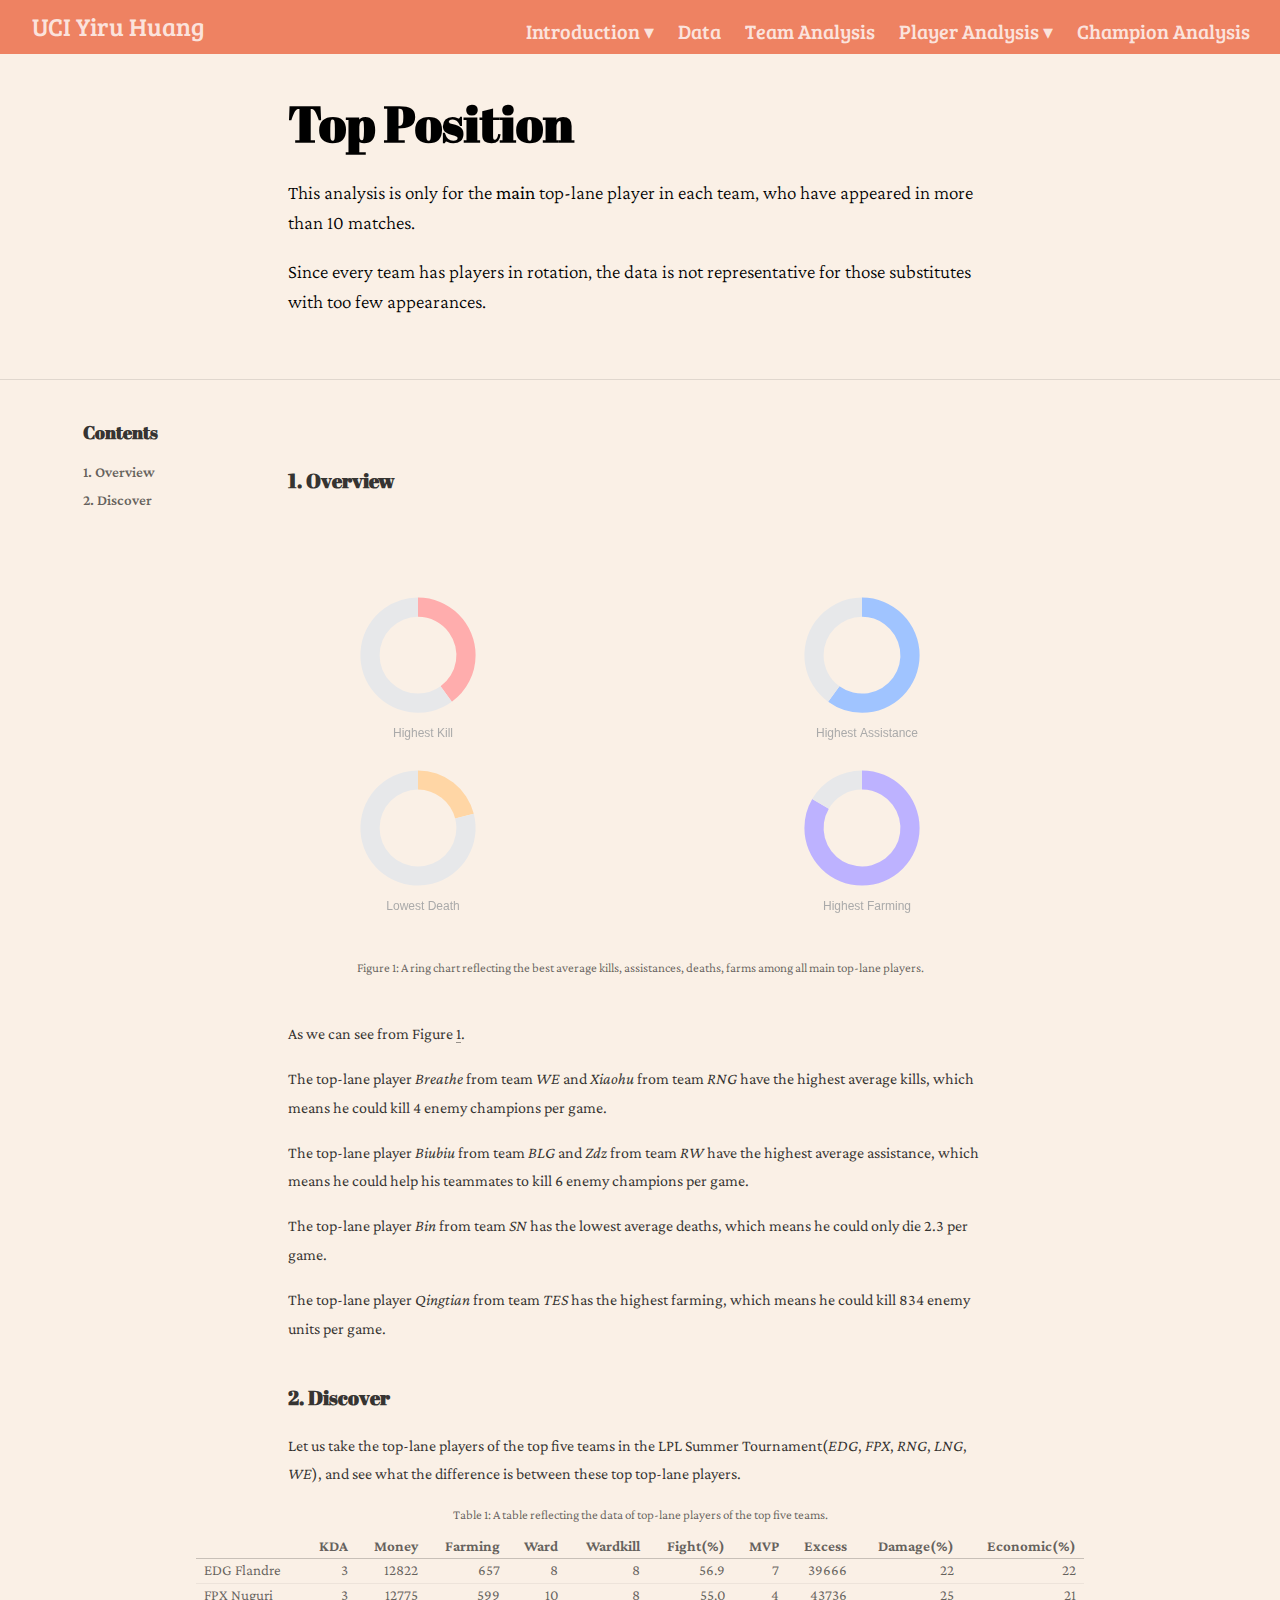
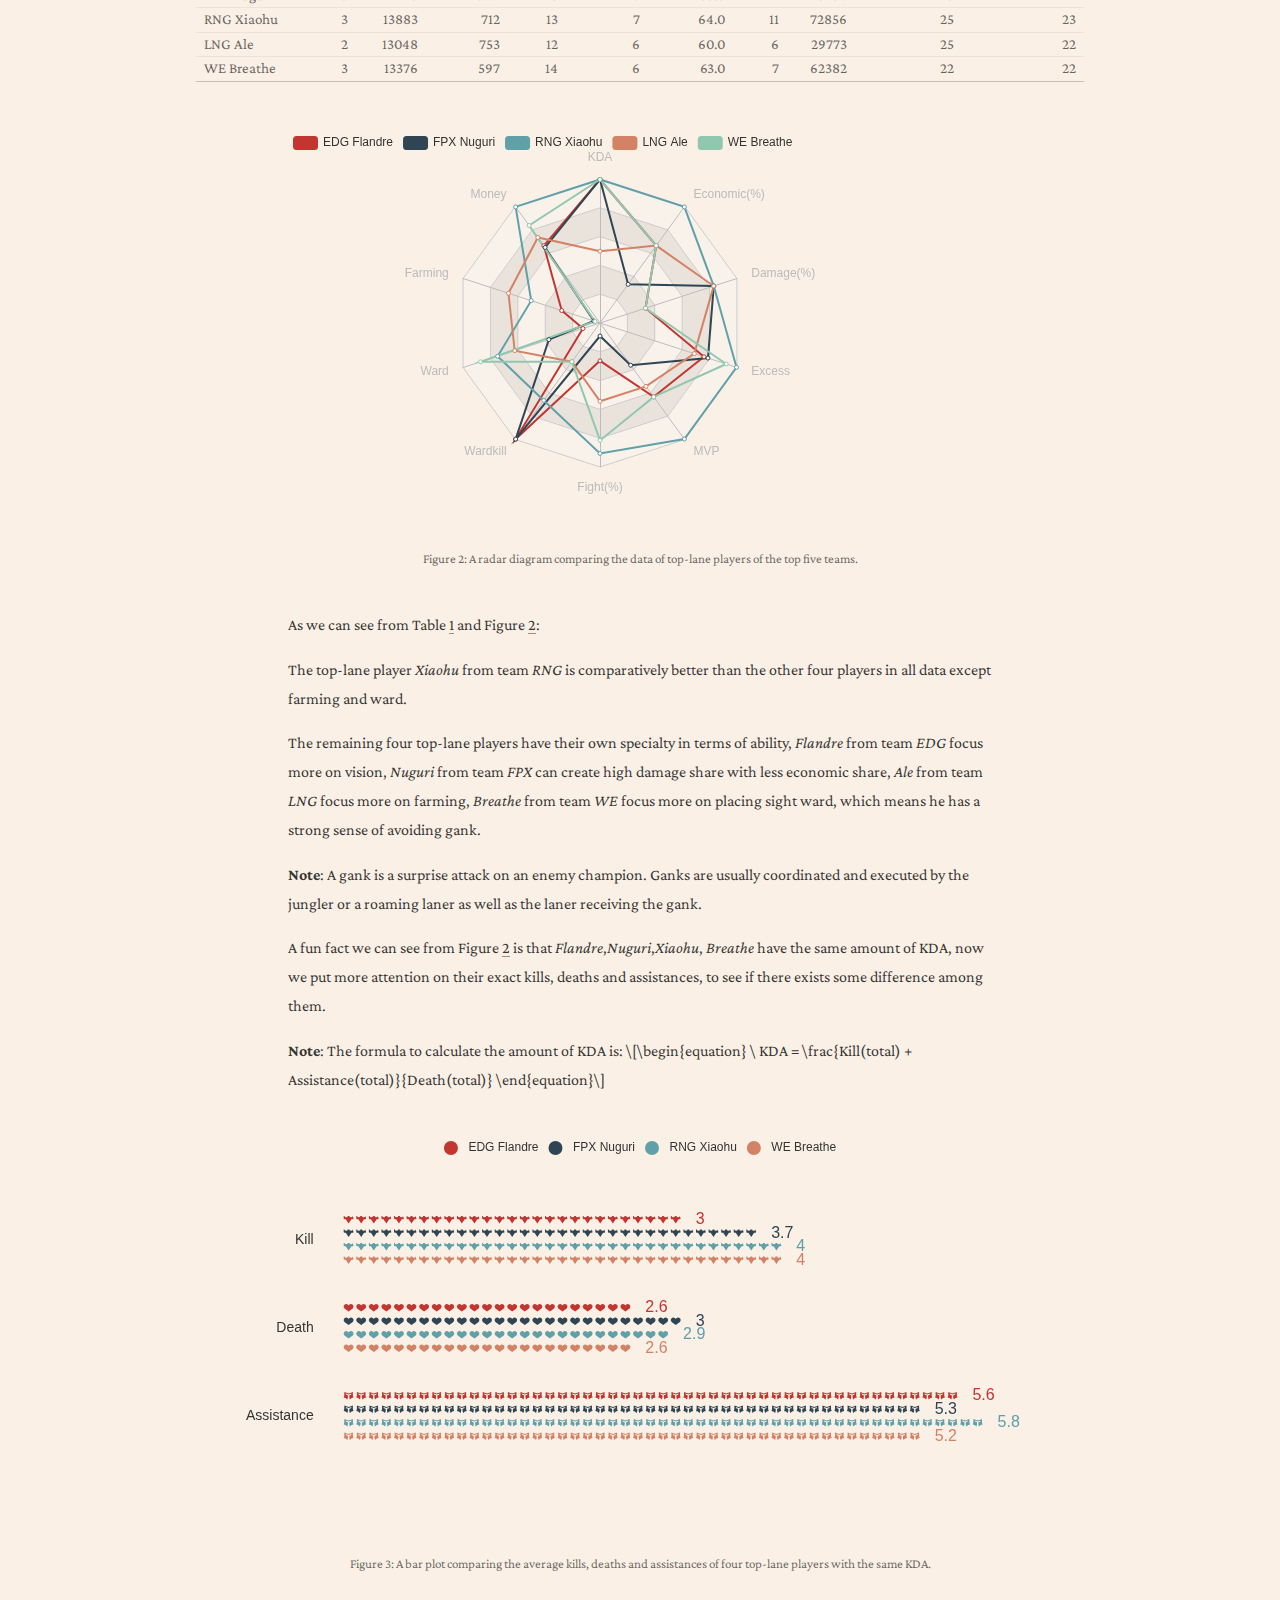
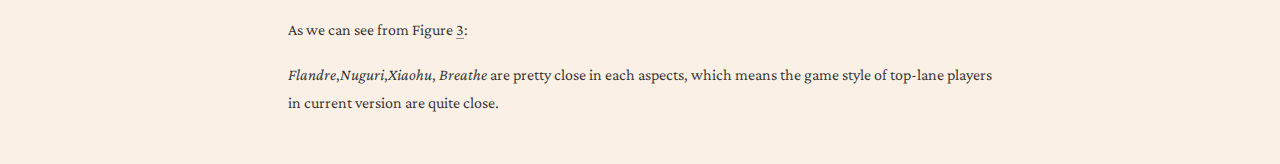
<file: top.html>
<!DOCTYPE html>

<html xmlns="http://www.w3.org/1999/xhtml" lang="" xml:lang="">

<head>
  <meta charset="utf-8"/>
  <meta name="viewport" content="width=device-width, initial-scale=1"/>
  <meta http-equiv="X-UA-Compatible" content="IE=Edge,chrome=1"/>
  <meta name="generator" content="distill" />

  <style type="text/css">
  /* Hide doc at startup (prevent jankiness while JS renders/transforms) */
  body {
    visibility: hidden;
  }
  </style>

 <!--radix_placeholder_import_source-->
 <!--/radix_placeholder_import_source-->

<style type="text/css">code{white-space: pre;}</style>
<style type="text/css" data-origin="pandoc">
pre > code.sourceCode { white-space: pre; position: relative; }
pre > code.sourceCode > span { display: inline-block; line-height: 1.25; }
pre > code.sourceCode > span:empty { height: 1.2em; }
.sourceCode { overflow: visible; }
code.sourceCode > span { color: inherit; text-decoration: inherit; }
div.sourceCode { margin: 1em 0; }
pre.sourceCode { margin: 0; }
@media screen {
div.sourceCode { overflow: auto; }
}
@media print {
pre > code.sourceCode { white-space: pre-wrap; }
pre > code.sourceCode > span { text-indent: -5em; padding-left: 5em; }
}
pre.numberSource code
  { counter-reset: source-line 0; }
pre.numberSource code > span
  { position: relative; left: -4em; counter-increment: source-line; }
pre.numberSource code > span > a:first-child::before
  { content: counter(source-line);
    position: relative; left: -1em; text-align: right; vertical-align: baseline;
    border: none; display: inline-block;
    -webkit-touch-callout: none; -webkit-user-select: none;
    -khtml-user-select: none; -moz-user-select: none;
    -ms-user-select: none; user-select: none;
    padding: 0 4px; width: 4em;
    color: #aaaaaa;
  }
pre.numberSource { margin-left: 3em; border-left: 1px solid #aaaaaa;  padding-left: 4px; }
div.sourceCode
  {   }
@media screen {
pre > code.sourceCode > span > a:first-child::before { text-decoration: underline; }
}
code span.al { color: #ad0000; } /* Alert */
code span.an { color: #5e5e5e; } /* Annotation */
code span.at { } /* Attribute */
code span.bn { color: #ad0000; } /* BaseN */
code span.bu { } /* BuiltIn */
code span.cf { color: #007ba5; } /* ControlFlow */
code span.ch { color: #20794d; } /* Char */
code span.cn { color: #8f5902; } /* Constant */
code span.co { color: #5e5e5e; } /* Comment */
code span.cv { color: #5e5e5e; font-style: italic; } /* CommentVar */
code span.do { color: #5e5e5e; font-style: italic; } /* Documentation */
code span.dt { color: #ad0000; } /* DataType */
code span.dv { color: #ad0000; } /* DecVal */
code span.er { color: #ad0000; } /* Error */
code span.ex { } /* Extension */
code span.fl { color: #ad0000; } /* Float */
code span.fu { color: #4758ab; } /* Function */
code span.im { } /* Import */
code span.in { color: #5e5e5e; } /* Information */
code span.kw { color: #007ba5; } /* Keyword */
code span.op { color: #5e5e5e; } /* Operator */
code span.ot { color: #007ba5; } /* Other */
code span.pp { color: #ad0000; } /* Preprocessor */
code span.sc { color: #5e5e5e; } /* SpecialChar */
code span.ss { color: #20794d; } /* SpecialString */
code span.st { color: #20794d; } /* String */
code span.va { color: #111111; } /* Variable */
code span.vs { color: #20794d; } /* VerbatimString */
code span.wa { color: #5e5e5e; font-style: italic; } /* Warning */
</style>


  <!--radix_placeholder_meta_tags-->
  <title>UCI Yiru Huang: Top Position</title>

  <meta property="description" itemprop="description" content="This analysis is only for the **main** top-lane player in each team, who have appeared in more than 10 matches.&#10;&#10;Since every team has players in rotation, the data is not representative for those substitutes with too few appearances."/>



  <!--  https://developers.facebook.com/docs/sharing/webmasters#markup -->
  <meta property="og:title" content="UCI Yiru Huang: Top Position"/>
  <meta property="og:type" content="article"/>
  <meta property="og:description" content="This analysis is only for the **main** top-lane player in each team, who have appeared in more than 10 matches.&#10;&#10;Since every team has players in rotation, the data is not representative for those substitutes with too few appearances."/>
  <meta property="og:locale" content="en_US"/>
  <meta property="og:site_name" content="UCI Yiru Huang"/>

  <!--  https://dev.twitter.com/cards/types/summary -->
  <meta property="twitter:card" content="summary"/>
  <meta property="twitter:title" content="UCI Yiru Huang: Top Position"/>
  <meta property="twitter:description" content="This analysis is only for the **main** top-lane player in each team, who have appeared in more than 10 matches.&#10;&#10;Since every team has players in rotation, the data is not representative for those substitutes with too few appearances."/>

  <!--/radix_placeholder_meta_tags-->
  <!--radix_placeholder_rmarkdown_metadata-->

  <script type="text/json" id="radix-rmarkdown-metadata">
  {"type":"list","attributes":{"names":{"type":"character","attributes":{},"value":["title","description","output"]}},"value":[{"type":"character","attributes":{},"value":["Top Position"]},{"type":"character","attributes":{},"value":["This analysis is only for the **main** top-lane player in each team, who have appeared in more than 10 matches.\n\nSince every team has players in rotation, the data is not representative for those substitutes with too few appearances.\n"]},{"type":"list","attributes":{"names":{"type":"character","attributes":{},"value":["distill::distill_article"]}},"value":[{"type":"list","attributes":{"names":{"type":"character","attributes":{},"value":["toc"]}},"value":[{"type":"logical","attributes":{},"value":[true]}]}]}]}
  </script>
  <!--/radix_placeholder_rmarkdown_metadata-->
  <!--radix_placeholder_navigation_in_header-->
  <meta name="distill:offset" content=""/>

  <script type="application/javascript">

    window.headroom_prevent_pin = false;

    window.document.addEventListener("DOMContentLoaded", function (event) {

      // initialize headroom for banner
      var header = $('header').get(0);
      var headerHeight = header.offsetHeight;
      var headroom = new Headroom(header, {
        tolerance: 5,
        onPin : function() {
          if (window.headroom_prevent_pin) {
            window.headroom_prevent_pin = false;
            headroom.unpin();
          }
        }
      });
      headroom.init();
      if(window.location.hash)
        headroom.unpin();
      $(header).addClass('headroom--transition');

      // offset scroll location for banner on hash change
      // (see: https://github.com/WickyNilliams/headroom.js/issues/38)
      window.addEventListener("hashchange", function(event) {
        window.scrollTo(0, window.pageYOffset - (headerHeight + 25));
      });

      // responsive menu
      $('.distill-site-header').each(function(i, val) {
        var topnav = $(this);
        var toggle = topnav.find('.nav-toggle');
        toggle.on('click', function() {
          topnav.toggleClass('responsive');
        });
      });

      // nav dropdowns
      $('.nav-dropbtn').click(function(e) {
        $(this).next('.nav-dropdown-content').toggleClass('nav-dropdown-active');
        $(this).parent().siblings('.nav-dropdown')
           .children('.nav-dropdown-content').removeClass('nav-dropdown-active');
      });
      $("body").click(function(e){
        $('.nav-dropdown-content').removeClass('nav-dropdown-active');
      });
      $(".nav-dropdown").click(function(e){
        e.stopPropagation();
      });
    });
  </script>

  <style type="text/css">

  /* Theme (user-documented overrideables for nav appearance) */

  .distill-site-nav {
    color: rgba(255, 255, 255, 0.8);
    background-color: #0F2E3D;
    font-size: 15px;
    font-weight: 300;
  }

  .distill-site-nav a {
    color: inherit;
    text-decoration: none;
  }

  .distill-site-nav a:hover {
    color: white;
  }

  @media print {
    .distill-site-nav {
      display: none;
    }
  }

  .distill-site-header {

  }

  .distill-site-footer {

  }


  /* Site Header */

  .distill-site-header {
    width: 100%;
    box-sizing: border-box;
    z-index: 3;
  }

  .distill-site-header .nav-left {
    display: inline-block;
    margin-left: 8px;
  }

  @media screen and (max-width: 768px) {
    .distill-site-header .nav-left {
      margin-left: 0;
    }
  }


  .distill-site-header .nav-right {
    float: right;
    margin-right: 8px;
  }

  .distill-site-header a,
  .distill-site-header .title {
    display: inline-block;
    text-align: center;
    padding: 14px 10px 14px 10px;
  }

  .distill-site-header .title {
    font-size: 18px;
    min-width: 150px;
  }

  .distill-site-header .logo {
    padding: 0;
  }

  .distill-site-header .logo img {
    display: none;
    max-height: 20px;
    width: auto;
    margin-bottom: -4px;
  }

  .distill-site-header .nav-image img {
    max-height: 18px;
    width: auto;
    display: inline-block;
    margin-bottom: -3px;
  }



  @media screen and (min-width: 1000px) {
    .distill-site-header .logo img {
      display: inline-block;
    }
    .distill-site-header .nav-left {
      margin-left: 20px;
    }
    .distill-site-header .nav-right {
      margin-right: 20px;
    }
    .distill-site-header .title {
      padding-left: 12px;
    }
  }


  .distill-site-header .nav-toggle {
    display: none;
  }

  .nav-dropdown {
    display: inline-block;
    position: relative;
  }

  .nav-dropdown .nav-dropbtn {
    border: none;
    outline: none;
    color: rgba(255, 255, 255, 0.8);
    padding: 16px 10px;
    background-color: transparent;
    font-family: inherit;
    font-size: inherit;
    font-weight: inherit;
    margin: 0;
    margin-top: 1px;
    z-index: 2;
  }

  .nav-dropdown-content {
    display: none;
    position: absolute;
    background-color: white;
    min-width: 200px;
    border: 1px solid rgba(0,0,0,0.15);
    border-radius: 4px;
    box-shadow: 0px 8px 16px 0px rgba(0,0,0,0.1);
    z-index: 1;
    margin-top: 2px;
    white-space: nowrap;
    padding-top: 4px;
    padding-bottom: 4px;
  }

  .nav-dropdown-content hr {
    margin-top: 4px;
    margin-bottom: 4px;
    border: none;
    border-bottom: 1px solid rgba(0, 0, 0, 0.1);
  }

  .nav-dropdown-active {
    display: block;
  }

  .nav-dropdown-content a, .nav-dropdown-content .nav-dropdown-header {
    color: black;
    padding: 6px 24px;
    text-decoration: none;
    display: block;
    text-align: left;
  }

  .nav-dropdown-content .nav-dropdown-header {
    display: block;
    padding: 5px 24px;
    padding-bottom: 0;
    text-transform: uppercase;
    font-size: 14px;
    color: #999999;
    white-space: nowrap;
  }

  .nav-dropdown:hover .nav-dropbtn {
    color: white;
  }

  .nav-dropdown-content a:hover {
    background-color: #ddd;
    color: black;
  }

  .nav-right .nav-dropdown-content {
    margin-left: -45%;
    right: 0;
  }

  @media screen and (max-width: 768px) {
    .distill-site-header a, .distill-site-header .nav-dropdown  {display: none;}
    .distill-site-header a.nav-toggle {
      float: right;
      display: block;
    }
    .distill-site-header .title {
      margin-left: 0;
    }
    .distill-site-header .nav-right {
      margin-right: 0;
    }
    .distill-site-header {
      overflow: hidden;
    }
    .nav-right .nav-dropdown-content {
      margin-left: 0;
    }
  }


  @media screen and (max-width: 768px) {
    .distill-site-header.responsive {position: relative; min-height: 500px; }
    .distill-site-header.responsive a.nav-toggle {
      position: absolute;
      right: 0;
      top: 0;
    }
    .distill-site-header.responsive a,
    .distill-site-header.responsive .nav-dropdown {
      display: block;
      text-align: left;
    }
    .distill-site-header.responsive .nav-left,
    .distill-site-header.responsive .nav-right {
      width: 100%;
    }
    .distill-site-header.responsive .nav-dropdown {float: none;}
    .distill-site-header.responsive .nav-dropdown-content {position: relative;}
    .distill-site-header.responsive .nav-dropdown .nav-dropbtn {
      display: block;
      width: 100%;
      text-align: left;
    }
  }

  /* Site Footer */

  .distill-site-footer {
    width: 100%;
    overflow: hidden;
    box-sizing: border-box;
    z-index: 3;
    margin-top: 30px;
    padding-top: 30px;
    padding-bottom: 30px;
    text-align: center;
  }

  /* Headroom */

  d-title {
    padding-top: 6rem;
  }

  @media print {
    d-title {
      padding-top: 4rem;
    }
  }

  .headroom {
    z-index: 1000;
    position: fixed;
    top: 0;
    left: 0;
    right: 0;
  }

  .headroom--transition {
    transition: all .4s ease-in-out;
  }

  .headroom--unpinned {
    top: -100px;
  }

  .headroom--pinned {
    top: 0;
  }

  /* adjust viewport for navbar height */
  /* helps vertically center bootstrap (non-distill) content */
  .min-vh-100 {
    min-height: calc(100vh - 100px) !important;
  }

  </style>

  <script src="site_libs/jquery-3.6.0/jquery-3.6.0.min.js"></script>
  <link href="site_libs/font-awesome-5.1.0/css/all.css" rel="stylesheet"/>
  <link href="site_libs/font-awesome-5.1.0/css/v4-shims.css" rel="stylesheet"/>
  <script src="site_libs/headroom-0.9.4/headroom.min.js"></script>
  <script src="site_libs/autocomplete-0.37.1/autocomplete.min.js"></script>
  <script src="site_libs/fuse-6.4.1/fuse.min.js"></script>

  <script type="application/javascript">

  function getMeta(metaName) {
    var metas = document.getElementsByTagName('meta');
    for (let i = 0; i < metas.length; i++) {
      if (metas[i].getAttribute('name') === metaName) {
        return metas[i].getAttribute('content');
      }
    }
    return '';
  }

  function offsetURL(url) {
    var offset = getMeta('distill:offset');
    return offset ? offset + '/' + url : url;
  }

  function createFuseIndex() {

    // create fuse index
    var options = {
      keys: [
        { name: 'title', weight: 20 },
        { name: 'categories', weight: 15 },
        { name: 'description', weight: 10 },
        { name: 'contents', weight: 5 },
      ],
      ignoreLocation: true,
      threshold: 0
    };
    var fuse = new window.Fuse([], options);

    // fetch the main search.json
    return fetch(offsetURL('search.json'))
      .then(function(response) {
        if (response.status == 200) {
          return response.json().then(function(json) {
            // index main articles
            json.articles.forEach(function(article) {
              fuse.add(article);
            });
            // download collections and index their articles
            return Promise.all(json.collections.map(function(collection) {
              return fetch(offsetURL(collection)).then(function(response) {
                if (response.status === 200) {
                  return response.json().then(function(articles) {
                    articles.forEach(function(article) {
                      fuse.add(article);
                    });
                  })
                } else {
                  return Promise.reject(
                    new Error('Unexpected status from search index request: ' +
                              response.status)
                  );
                }
              });
            })).then(function() {
              return fuse;
            });
          });

        } else {
          return Promise.reject(
            new Error('Unexpected status from search index request: ' +
                        response.status)
          );
        }
      });
  }

  window.document.addEventListener("DOMContentLoaded", function (event) {

    // get search element (bail if we don't have one)
    var searchEl = window.document.getElementById('distill-search');
    if (!searchEl)
      return;

    createFuseIndex()
      .then(function(fuse) {

        // make search box visible
        searchEl.classList.remove('hidden');

        // initialize autocomplete
        var options = {
          autoselect: true,
          hint: false,
          minLength: 2,
        };
        window.autocomplete(searchEl, options, [{
          source: function(query, callback) {
            const searchOptions = {
              isCaseSensitive: false,
              shouldSort: true,
              minMatchCharLength: 2,
              limit: 10,
            };
            var results = fuse.search(query, searchOptions);
            callback(results
              .map(function(result) { return result.item; })
            );
          },
          templates: {
            suggestion: function(suggestion) {
              var img = suggestion.preview && Object.keys(suggestion.preview).length > 0
                ? `<img src="${offsetURL(suggestion.preview)}"</img>`
                : '';
              var html = `
                <div class="search-item">
                  <h3>${suggestion.title}</h3>
                  <div class="search-item-description">
                    ${suggestion.description || ''}
                  </div>
                  <div class="search-item-preview">
                    ${img}
                  </div>
                </div>
              `;
              return html;
            }
          }
        }]).on('autocomplete:selected', function(event, suggestion) {
          window.location.href = offsetURL(suggestion.path);
        });
        // remove inline display style on autocompleter (we want to
        // manage responsive display via css)
        $('.algolia-autocomplete').css("display", "");
      })
      .catch(function(error) {
        console.log(error);
      });

  });

  </script>

  <style type="text/css">

  .nav-search {
    font-size: x-small;
  }

  /* Algolioa Autocomplete */

  .algolia-autocomplete {
    display: inline-block;
    margin-left: 10px;
    vertical-align: sub;
    background-color: white;
    color: black;
    padding: 6px;
    padding-top: 8px;
    padding-bottom: 0;
    border-radius: 6px;
    border: 1px #0F2E3D solid;
    width: 180px;
  }


  @media screen and (max-width: 768px) {
    .distill-site-nav .algolia-autocomplete {
      display: none;
      visibility: hidden;
    }
    .distill-site-nav.responsive .algolia-autocomplete {
      display: inline-block;
      visibility: visible;
    }
    .distill-site-nav.responsive .algolia-autocomplete .aa-dropdown-menu {
      margin-left: 0;
      width: 400px;
      max-height: 400px;
    }
  }

  .algolia-autocomplete .aa-input, .algolia-autocomplete .aa-hint {
    width: 90%;
    outline: none;
    border: none;
  }

  .algolia-autocomplete .aa-hint {
    color: #999;
  }
  .algolia-autocomplete .aa-dropdown-menu {
    width: 550px;
    max-height: 70vh;
    overflow-x: visible;
    overflow-y: scroll;
    padding: 5px;
    margin-top: 3px;
    margin-left: -150px;
    background-color: #fff;
    border-radius: 5px;
    border: 1px solid #999;
    border-top: none;
  }

  .algolia-autocomplete .aa-dropdown-menu .aa-suggestion {
    cursor: pointer;
    padding: 5px 4px;
    border-bottom: 1px solid #eee;
  }

  .algolia-autocomplete .aa-dropdown-menu .aa-suggestion:last-of-type {
    border-bottom: none;
    margin-bottom: 2px;
  }

  .algolia-autocomplete .aa-dropdown-menu .aa-suggestion .search-item {
    overflow: hidden;
    font-size: 0.8em;
    line-height: 1.4em;
  }

  .algolia-autocomplete .aa-dropdown-menu .aa-suggestion .search-item h3 {
    font-size: 1rem;
    margin-block-start: 0;
    margin-block-end: 5px;
  }

  .algolia-autocomplete .aa-dropdown-menu .aa-suggestion .search-item-description {
    display: inline-block;
    overflow: hidden;
    height: 2.8em;
    width: 80%;
    margin-right: 4%;
  }

  .algolia-autocomplete .aa-dropdown-menu .aa-suggestion .search-item-preview {
    display: inline-block;
    width: 15%;
  }

  .algolia-autocomplete .aa-dropdown-menu .aa-suggestion .search-item-preview img {
    height: 3em;
    width: auto;
    display: none;
  }

  .algolia-autocomplete .aa-dropdown-menu .aa-suggestion .search-item-preview img[src] {
    display: initial;
  }

  .algolia-autocomplete .aa-dropdown-menu .aa-suggestion.aa-cursor {
    background-color: #eee;
  }
  .algolia-autocomplete .aa-dropdown-menu .aa-suggestion em {
    font-weight: bold;
    font-style: normal;
  }

  </style>


  <!--/radix_placeholder_navigation_in_header-->
  <!--radix_placeholder_distill-->

  <style type="text/css">

  body {
    background-color: white;
  }

  .pandoc-table {
    width: 100%;
  }

  .pandoc-table>caption {
    margin-bottom: 10px;
  }

  .pandoc-table th:not([align]) {
    text-align: left;
  }

  .pagedtable-footer {
    font-size: 15px;
  }

  d-byline .byline {
    grid-template-columns: 2fr 2fr;
  }

  d-byline .byline h3 {
    margin-block-start: 1.5em;
  }

  d-byline .byline .authors-affiliations h3 {
    margin-block-start: 0.5em;
  }

  .authors-affiliations .orcid-id {
    width: 16px;
    height:16px;
    margin-left: 4px;
    margin-right: 4px;
    vertical-align: middle;
    padding-bottom: 2px;
  }

  d-title .dt-tags {
    margin-top: 1em;
    grid-column: text;
  }

  .dt-tags .dt-tag {
    text-decoration: none;
    display: inline-block;
    color: rgba(0,0,0,0.6);
    padding: 0em 0.4em;
    margin-right: 0.5em;
    margin-bottom: 0.4em;
    font-size: 70%;
    border: 1px solid rgba(0,0,0,0.2);
    border-radius: 3px;
    text-transform: uppercase;
    font-weight: 500;
  }

  d-article table.gt_table td,
  d-article table.gt_table th {
    border-bottom: none;
  }

  .html-widget {
    margin-bottom: 2.0em;
  }

  .l-screen-inset {
    padding-right: 16px;
  }

  .l-screen .caption {
    margin-left: 10px;
  }

  .shaded {
    background: rgb(247, 247, 247);
    padding-top: 20px;
    padding-bottom: 20px;
    border-top: 1px solid rgba(0, 0, 0, 0.1);
    border-bottom: 1px solid rgba(0, 0, 0, 0.1);
  }

  .shaded .html-widget {
    margin-bottom: 0;
    border: 1px solid rgba(0, 0, 0, 0.1);
  }

  .shaded .shaded-content {
    background: white;
  }

  .text-output {
    margin-top: 0;
    line-height: 1.5em;
  }

  .hidden {
    display: none !important;
  }

  d-article {
    padding-top: 2.5rem;
    padding-bottom: 30px;
  }

  d-appendix {
    padding-top: 30px;
  }

  d-article>p>img {
    width: 100%;
  }

  d-article h2 {
    margin: 1rem 0 1.5rem 0;
  }

  d-article h3 {
    margin-top: 1.5rem;
  }

  d-article iframe {
    border: 1px solid rgba(0, 0, 0, 0.1);
    margin-bottom: 2.0em;
    width: 100%;
  }

  /* Tweak code blocks */

  d-article div.sourceCode code,
  d-article pre code {
    font-family: Consolas, Monaco, 'Andale Mono', 'Ubuntu Mono', monospace;
  }

  d-article pre,
  d-article div.sourceCode,
  d-article div.sourceCode pre {
    overflow: auto;
  }

  d-article div.sourceCode {
    background-color: white;
  }

  d-article div.sourceCode pre {
    padding-left: 10px;
    font-size: 12px;
    border-left: 2px solid rgba(0,0,0,0.1);
  }

  d-article pre {
    font-size: 12px;
    color: black;
    background: none;
    margin-top: 0;
    text-align: left;
    white-space: pre;
    word-spacing: normal;
    word-break: normal;
    word-wrap: normal;
    line-height: 1.5;

    -moz-tab-size: 4;
    -o-tab-size: 4;
    tab-size: 4;

    -webkit-hyphens: none;
    -moz-hyphens: none;
    -ms-hyphens: none;
    hyphens: none;
  }

  d-article pre a {
    border-bottom: none;
  }

  d-article pre a:hover {
    border-bottom: none;
    text-decoration: underline;
  }

  d-article details {
    grid-column: text;
    margin-bottom: 0.8em;
  }

  @media(min-width: 768px) {

  d-article pre,
  d-article div.sourceCode,
  d-article div.sourceCode pre {
    overflow: visible !important;
  }

  d-article div.sourceCode pre {
    padding-left: 18px;
    font-size: 14px;
  }

  d-article pre {
    font-size: 14px;
  }

  }

  figure img.external {
    background: white;
    border: 1px solid rgba(0, 0, 0, 0.1);
    box-shadow: 0 1px 8px rgba(0, 0, 0, 0.1);
    padding: 18px;
    box-sizing: border-box;
  }

  /* CSS for d-contents */

  .d-contents {
    grid-column: text;
    color: rgba(0,0,0,0.8);
    font-size: 0.9em;
    padding-bottom: 1em;
    margin-bottom: 1em;
    padding-bottom: 0.5em;
    margin-bottom: 1em;
    padding-left: 0.25em;
    justify-self: start;
  }

  @media(min-width: 1000px) {
    .d-contents.d-contents-float {
      height: 0;
      grid-column-start: 1;
      grid-column-end: 4;
      justify-self: center;
      padding-right: 3em;
      padding-left: 2em;
    }
  }

  .d-contents nav h3 {
    font-size: 18px;
    margin-top: 0;
    margin-bottom: 1em;
  }

  .d-contents li {
    list-style-type: none
  }

  .d-contents nav > ul {
    padding-left: 0;
  }

  .d-contents ul {
    padding-left: 1em
  }

  .d-contents nav ul li {
    margin-top: 0.6em;
    margin-bottom: 0.2em;
  }

  .d-contents nav a {
    font-size: 13px;
    border-bottom: none;
    text-decoration: none
    color: rgba(0, 0, 0, 0.8);
  }

  .d-contents nav a:hover {
    text-decoration: underline solid rgba(0, 0, 0, 0.6)
  }

  .d-contents nav > ul > li > a {
    font-weight: 600;
  }

  .d-contents nav > ul > li > ul {
    font-weight: inherit;
  }

  .d-contents nav > ul > li > ul > li {
    margin-top: 0.2em;
  }


  .d-contents nav ul {
    margin-top: 0;
    margin-bottom: 0.25em;
  }

  .d-article-with-toc h2:nth-child(2) {
    margin-top: 0;
  }


  /* Figure */

  .figure {
    position: relative;
    margin-bottom: 2.5em;
    margin-top: 1.5em;
  }

  .figure img {
    width: 100%;
  }

  .figure .caption {
    color: rgba(0, 0, 0, 0.6);
    font-size: 12px;
    line-height: 1.5em;
  }

  .figure img.external {
    background: white;
    border: 1px solid rgba(0, 0, 0, 0.1);
    box-shadow: 0 1px 8px rgba(0, 0, 0, 0.1);
    padding: 18px;
    box-sizing: border-box;
  }

  .figure .caption a {
    color: rgba(0, 0, 0, 0.6);
  }

  .figure .caption b,
  .figure .caption strong, {
    font-weight: 600;
    color: rgba(0, 0, 0, 1.0);
  }

  /* Citations */

  d-article .citation {
    color: inherit;
    cursor: inherit;
  }

  div.hanging-indent{
    margin-left: 1em; text-indent: -1em;
  }

  /* Citation hover box */

  .tippy-box[data-theme~=light-border] {
    background-color: rgba(250, 250, 250, 0.95);
  }

  .tippy-content > p {
    margin-bottom: 0;
    padding: 2px;
  }


  /* Tweak 1000px media break to show more text */

  @media(min-width: 1000px) {
    .base-grid,
    distill-header,
    d-title,
    d-abstract,
    d-article,
    d-appendix,
    distill-appendix,
    d-byline,
    d-footnote-list,
    d-citation-list,
    distill-footer {
      grid-template-columns: [screen-start] 1fr [page-start kicker-start] 80px [middle-start] 50px [text-start kicker-end] 65px 65px 65px 65px 65px 65px 65px 65px [text-end gutter-start] 65px [middle-end] 65px [page-end gutter-end] 1fr [screen-end];
      grid-column-gap: 16px;
    }

    .grid {
      grid-column-gap: 16px;
    }

    d-article {
      font-size: 1.06rem;
      line-height: 1.7em;
    }
    figure .caption, .figure .caption, figure figcaption {
      font-size: 13px;
    }
  }

  @media(min-width: 1180px) {
    .base-grid,
    distill-header,
    d-title,
    d-abstract,
    d-article,
    d-appendix,
    distill-appendix,
    d-byline,
    d-footnote-list,
    d-citation-list,
    distill-footer {
      grid-template-columns: [screen-start] 1fr [page-start kicker-start] 60px [middle-start] 60px [text-start kicker-end] 60px 60px 60px 60px 60px 60px 60px 60px [text-end gutter-start] 60px [middle-end] 60px [page-end gutter-end] 1fr [screen-end];
      grid-column-gap: 32px;
    }

    .grid {
      grid-column-gap: 32px;
    }
  }


  /* Get the citation styles for the appendix (not auto-injected on render since
     we do our own rendering of the citation appendix) */

  d-appendix .citation-appendix,
  .d-appendix .citation-appendix {
    font-size: 11px;
    line-height: 15px;
    border-left: 1px solid rgba(0, 0, 0, 0.1);
    padding-left: 18px;
    border: 1px solid rgba(0,0,0,0.1);
    background: rgba(0, 0, 0, 0.02);
    padding: 10px 18px;
    border-radius: 3px;
    color: rgba(150, 150, 150, 1);
    overflow: hidden;
    margin-top: -12px;
    white-space: pre-wrap;
    word-wrap: break-word;
  }

  /* Include appendix styles here so they can be overridden */

  d-appendix {
    contain: layout style;
    font-size: 0.8em;
    line-height: 1.7em;
    margin-top: 60px;
    margin-bottom: 0;
    border-top: 1px solid rgba(0, 0, 0, 0.1);
    color: rgba(0,0,0,0.5);
    padding-top: 60px;
    padding-bottom: 48px;
  }

  d-appendix h3 {
    grid-column: page-start / text-start;
    font-size: 15px;
    font-weight: 500;
    margin-top: 1em;
    margin-bottom: 0;
    color: rgba(0,0,0,0.65);
  }

  d-appendix h3 + * {
    margin-top: 1em;
  }

  d-appendix ol {
    padding: 0 0 0 15px;
  }

  @media (min-width: 768px) {
    d-appendix ol {
      padding: 0 0 0 30px;
      margin-left: -30px;
    }
  }

  d-appendix li {
    margin-bottom: 1em;
  }

  d-appendix a {
    color: rgba(0, 0, 0, 0.6);
  }

  d-appendix > * {
    grid-column: text;
  }

  d-appendix > d-footnote-list,
  d-appendix > d-citation-list,
  d-appendix > distill-appendix {
    grid-column: screen;
  }

  /* Include footnote styles here so they can be overridden */

  d-footnote-list {
    contain: layout style;
  }

  d-footnote-list > * {
    grid-column: text;
  }

  d-footnote-list a.footnote-backlink {
    color: rgba(0,0,0,0.3);
    padding-left: 0.5em;
  }



  /* Anchor.js */

  .anchorjs-link {
    /*transition: all .25s linear; */
    text-decoration: none;
    border-bottom: none;
  }
  *:hover > .anchorjs-link {
    margin-left: -1.125em !important;
    text-decoration: none;
    border-bottom: none;
  }

  /* Social footer */

  .social_footer {
    margin-top: 30px;
    margin-bottom: 0;
    color: rgba(0,0,0,0.67);
  }

  .disqus-comments {
    margin-right: 30px;
  }

  .disqus-comment-count {
    border-bottom: 1px solid rgba(0, 0, 0, 0.4);
    cursor: pointer;
  }

  #disqus_thread {
    margin-top: 30px;
  }

  .article-sharing a {
    border-bottom: none;
    margin-right: 8px;
  }

  .article-sharing a:hover {
    border-bottom: none;
  }

  .sidebar-section.subscribe {
    font-size: 12px;
    line-height: 1.6em;
  }

  .subscribe p {
    margin-bottom: 0.5em;
  }


  .article-footer .subscribe {
    font-size: 15px;
    margin-top: 45px;
  }


  .sidebar-section.custom {
    font-size: 12px;
    line-height: 1.6em;
  }

  .custom p {
    margin-bottom: 0.5em;
  }

  /* Styles for listing layout (hide title) */
  .layout-listing d-title, .layout-listing .d-title {
    display: none;
  }

  /* Styles for posts lists (not auto-injected) */


  .posts-with-sidebar {
    padding-left: 45px;
    padding-right: 45px;
  }

  .posts-list .description h2,
  .posts-list .description p {
    font-family: -apple-system, BlinkMacSystemFont, "Segoe UI", Roboto, Oxygen, Ubuntu, Cantarell, "Fira Sans", "Droid Sans", "Helvetica Neue", Arial, sans-serif;
  }

  .posts-list .description h2 {
    font-weight: 700;
    border-bottom: none;
    padding-bottom: 0;
  }

  .posts-list h2.post-tag {
    border-bottom: 1px solid rgba(0, 0, 0, 0.2);
    padding-bottom: 12px;
  }
  .posts-list {
    margin-top: 60px;
    margin-bottom: 24px;
  }

  .posts-list .post-preview {
    text-decoration: none;
    overflow: hidden;
    display: block;
    border-bottom: 1px solid rgba(0, 0, 0, 0.1);
    padding: 24px 0;
  }

  .post-preview-last {
    border-bottom: none !important;
  }

  .posts-list .posts-list-caption {
    grid-column: screen;
    font-weight: 400;
  }

  .posts-list .post-preview h2 {
    margin: 0 0 6px 0;
    line-height: 1.2em;
    font-style: normal;
    font-size: 24px;
  }

  .posts-list .post-preview p {
    margin: 0 0 12px 0;
    line-height: 1.4em;
    font-size: 16px;
  }

  .posts-list .post-preview .thumbnail {
    box-sizing: border-box;
    margin-bottom: 24px;
    position: relative;
    max-width: 500px;
  }
  .posts-list .post-preview img {
    width: 100%;
    display: block;
  }

  .posts-list .metadata {
    font-size: 12px;
    line-height: 1.4em;
    margin-bottom: 18px;
  }

  .posts-list .metadata > * {
    display: inline-block;
  }

  .posts-list .metadata .publishedDate {
    margin-right: 2em;
  }

  .posts-list .metadata .dt-authors {
    display: block;
    margin-top: 0.3em;
    margin-right: 2em;
  }

  .posts-list .dt-tags {
    display: block;
    line-height: 1em;
  }

  .posts-list .dt-tags .dt-tag {
    display: inline-block;
    color: rgba(0,0,0,0.6);
    padding: 0.3em 0.4em;
    margin-right: 0.2em;
    margin-bottom: 0.4em;
    font-size: 60%;
    border: 1px solid rgba(0,0,0,0.2);
    border-radius: 3px;
    text-transform: uppercase;
    font-weight: 500;
  }

  .posts-list img {
    opacity: 1;
  }

  .posts-list img[data-src] {
    opacity: 0;
  }

  .posts-more {
    clear: both;
  }


  .posts-sidebar {
    font-size: 16px;
  }

  .posts-sidebar h3 {
    font-size: 16px;
    margin-top: 0;
    margin-bottom: 0.5em;
    font-weight: 400;
    text-transform: uppercase;
  }

  .sidebar-section {
    margin-bottom: 30px;
  }

  .categories ul {
    list-style-type: none;
    margin: 0;
    padding: 0;
  }

  .categories li {
    color: rgba(0, 0, 0, 0.8);
    margin-bottom: 0;
  }

  .categories li>a {
    border-bottom: none;
  }

  .categories li>a:hover {
    border-bottom: 1px solid rgba(0, 0, 0, 0.4);
  }

  .categories .active {
    font-weight: 600;
  }

  .categories .category-count {
    color: rgba(0, 0, 0, 0.4);
  }


  @media(min-width: 768px) {
    .posts-list .post-preview h2 {
      font-size: 26px;
    }
    .posts-list .post-preview .thumbnail {
      float: right;
      width: 30%;
      margin-bottom: 0;
    }
    .posts-list .post-preview .description {
      float: left;
      width: 45%;
    }
    .posts-list .post-preview .metadata {
      float: left;
      width: 20%;
      margin-top: 8px;
    }
    .posts-list .post-preview p {
      margin: 0 0 12px 0;
      line-height: 1.5em;
      font-size: 16px;
    }
    .posts-with-sidebar .posts-list {
      float: left;
      width: 75%;
    }
    .posts-with-sidebar .posts-sidebar {
      float: right;
      width: 20%;
      margin-top: 60px;
      padding-top: 24px;
      padding-bottom: 24px;
    }
  }


  /* Improve display for browsers without grid (IE/Edge <= 15) */

  .downlevel {
    line-height: 1.6em;
    font-family: -apple-system, BlinkMacSystemFont, "Segoe UI", Roboto, Oxygen, Ubuntu, Cantarell, "Fira Sans", "Droid Sans", "Helvetica Neue", Arial, sans-serif;
    margin: 0;
  }

  .downlevel .d-title {
    padding-top: 6rem;
    padding-bottom: 1.5rem;
  }

  .downlevel .d-title h1 {
    font-size: 50px;
    font-weight: 700;
    line-height: 1.1em;
    margin: 0 0 0.5rem;
  }

  .downlevel .d-title p {
    font-weight: 300;
    font-size: 1.2rem;
    line-height: 1.55em;
    margin-top: 0;
  }

  .downlevel .d-byline {
    padding-top: 0.8em;
    padding-bottom: 0.8em;
    font-size: 0.8rem;
    line-height: 1.8em;
  }

  .downlevel .section-separator {
    border: none;
    border-top: 1px solid rgba(0, 0, 0, 0.1);
  }

  .downlevel .d-article {
    font-size: 1.06rem;
    line-height: 1.7em;
    padding-top: 1rem;
    padding-bottom: 2rem;
  }


  .downlevel .d-appendix {
    padding-left: 0;
    padding-right: 0;
    max-width: none;
    font-size: 0.8em;
    line-height: 1.7em;
    margin-bottom: 0;
    color: rgba(0,0,0,0.5);
    padding-top: 40px;
    padding-bottom: 48px;
  }

  .downlevel .footnotes ol {
    padding-left: 13px;
  }

  .downlevel .base-grid,
  .downlevel .distill-header,
  .downlevel .d-title,
  .downlevel .d-abstract,
  .downlevel .d-article,
  .downlevel .d-appendix,
  .downlevel .distill-appendix,
  .downlevel .d-byline,
  .downlevel .d-footnote-list,
  .downlevel .d-citation-list,
  .downlevel .distill-footer,
  .downlevel .appendix-bottom,
  .downlevel .posts-container {
    padding-left: 40px;
    padding-right: 40px;
  }

  @media(min-width: 768px) {
    .downlevel .base-grid,
    .downlevel .distill-header,
    .downlevel .d-title,
    .downlevel .d-abstract,
    .downlevel .d-article,
    .downlevel .d-appendix,
    .downlevel .distill-appendix,
    .downlevel .d-byline,
    .downlevel .d-footnote-list,
    .downlevel .d-citation-list,
    .downlevel .distill-footer,
    .downlevel .appendix-bottom,
    .downlevel .posts-container {
    padding-left: 150px;
    padding-right: 150px;
    max-width: 900px;
  }
  }

  .downlevel pre code {
    display: block;
    border-left: 2px solid rgba(0, 0, 0, .1);
    padding: 0 0 0 20px;
    font-size: 14px;
  }

  .downlevel code, .downlevel pre {
    color: black;
    background: none;
    font-family: Consolas, Monaco, 'Andale Mono', 'Ubuntu Mono', monospace;
    text-align: left;
    white-space: pre;
    word-spacing: normal;
    word-break: normal;
    word-wrap: normal;
    line-height: 1.5;

    -moz-tab-size: 4;
    -o-tab-size: 4;
    tab-size: 4;

    -webkit-hyphens: none;
    -moz-hyphens: none;
    -ms-hyphens: none;
    hyphens: none;
  }

  .downlevel .posts-list .post-preview {
    color: inherit;
  }



  </style>

  <script type="application/javascript">

  function is_downlevel_browser() {
    if (bowser.isUnsupportedBrowser({ msie: "12", msedge: "16"},
                                   window.navigator.userAgent)) {
      return true;
    } else {
      return window.load_distill_framework === undefined;
    }
  }

  // show body when load is complete
  function on_load_complete() {

    // add anchors
    if (window.anchors) {
      window.anchors.options.placement = 'left';
      window.anchors.add('d-article > h2, d-article > h3, d-article > h4, d-article > h5');
    }


    // set body to visible
    document.body.style.visibility = 'visible';

    // force redraw for leaflet widgets
    if (window.HTMLWidgets) {
      var maps = window.HTMLWidgets.findAll(".leaflet");
      $.each(maps, function(i, el) {
        var map = this.getMap();
        map.invalidateSize();
        map.eachLayer(function(layer) {
          if (layer instanceof L.TileLayer)
            layer.redraw();
        });
      });
    }

    // trigger 'shown' so htmlwidgets resize
    $('d-article').trigger('shown');
  }

  function init_distill() {

    init_common();

    // create front matter
    var front_matter = $('<d-front-matter></d-front-matter>');
    $('#distill-front-matter').wrap(front_matter);

    // create d-title
    $('.d-title').changeElementType('d-title');

    // create d-byline
    var byline = $('<d-byline></d-byline>');
    $('.d-byline').replaceWith(byline);

    // create d-article
    var article = $('<d-article></d-article>');
    $('.d-article').wrap(article).children().unwrap();

    // move posts container into article
    $('.posts-container').appendTo($('d-article'));

    // create d-appendix
    $('.d-appendix').changeElementType('d-appendix');

    // flag indicating that we have appendix items
    var appendix = $('.appendix-bottom').children('h3').length > 0;

    // replace footnotes with <d-footnote>
    $('.footnote-ref').each(function(i, val) {
      appendix = true;
      var href = $(this).attr('href');
      var id = href.replace('#', '');
      var fn = $('#' + id);
      var fn_p = $('#' + id + '>p');
      fn_p.find('.footnote-back').remove();
      var text = fn_p.html();
      var dtfn = $('<d-footnote></d-footnote>');
      dtfn.html(text);
      $(this).replaceWith(dtfn);
    });
    // remove footnotes
    $('.footnotes').remove();

    // move refs into #references-listing
    $('#references-listing').replaceWith($('#refs'));

    $('h1.appendix, h2.appendix').each(function(i, val) {
      $(this).changeElementType('h3');
    });
    $('h3.appendix').each(function(i, val) {
      var id = $(this).attr('id');
      $('.d-contents a[href="#' + id + '"]').parent().remove();
      appendix = true;
      $(this).nextUntil($('h1, h2, h3')).addBack().appendTo($('d-appendix'));
    });

    // show d-appendix if we have appendix content
    $("d-appendix").css('display', appendix ? 'grid' : 'none');

    // localize layout chunks to just output
    $('.layout-chunk').each(function(i, val) {

      // capture layout
      var layout = $(this).attr('data-layout');

      // apply layout to markdown level block elements
      var elements = $(this).children().not('details, div.sourceCode, pre, script');
      elements.each(function(i, el) {
        var layout_div = $('<div class="' + layout + '"></div>');
        if (layout_div.hasClass('shaded')) {
          var shaded_content = $('<div class="shaded-content"></div>');
          $(this).wrap(shaded_content);
          $(this).parent().wrap(layout_div);
        } else {
          $(this).wrap(layout_div);
        }
      });


      // unwrap the layout-chunk div
      $(this).children().unwrap();
    });

    // remove code block used to force  highlighting css
    $('.distill-force-highlighting-css').parent().remove();

    // remove empty line numbers inserted by pandoc when using a
    // custom syntax highlighting theme
    $('code.sourceCode a:empty').remove();

    // load distill framework
    load_distill_framework();

    // wait for window.distillRunlevel == 4 to do post processing
    function distill_post_process() {

      if (!window.distillRunlevel || window.distillRunlevel < 4)
        return;

      // hide author/affiliations entirely if we have no authors
      var front_matter = JSON.parse($("#distill-front-matter").html());
      var have_authors = front_matter.authors && front_matter.authors.length > 0;
      if (!have_authors)
        $('d-byline').addClass('hidden');

      // article with toc class
      $('.d-contents').parent().addClass('d-article-with-toc');

      // strip links that point to #
      $('.authors-affiliations').find('a[href="#"]').removeAttr('href');

      // add orcid ids
      $('.authors-affiliations').find('.author').each(function(i, el) {
        var orcid_id = front_matter.authors[i].orcidID;
        if (orcid_id) {
          var a = $('<a></a>');
          a.attr('href', 'https://orcid.org/' + orcid_id);
          var img = $('<img></img>');
          img.addClass('orcid-id');
          img.attr('alt', 'ORCID ID');
          img.attr('src','[data-uri]');
          a.append(img);
          $(this).append(a);
        }
      });

      // hide elements of author/affiliations grid that have no value
      function hide_byline_column(caption) {
        $('d-byline').find('h3:contains("' + caption + '")').parent().css('visibility', 'hidden');
      }

      // affiliations
      var have_affiliations = false;
      for (var i = 0; i<front_matter.authors.length; ++i) {
        var author = front_matter.authors[i];
        if (author.affiliation !== "&nbsp;") {
          have_affiliations = true;
          break;
        }
      }
      if (!have_affiliations)
        $('d-byline').find('h3:contains("Affiliations")').css('visibility', 'hidden');

      // published date
      if (!front_matter.publishedDate)
        hide_byline_column("Published");

      // document object identifier
      var doi = $('d-byline').find('h3:contains("DOI")');
      var doi_p = doi.next().empty();
      if (!front_matter.doi) {
        // if we have a citation and valid citationText then link to that
        if ($('#citation').length > 0 && front_matter.citationText) {
          doi.html('Citation');
          $('<a href="#citation"></a>')
            .text(front_matter.citationText)
            .appendTo(doi_p);
        } else {
          hide_byline_column("DOI");
        }
      } else {
        $('<a></a>')
           .attr('href', "https://doi.org/" + front_matter.doi)
           .html(front_matter.doi)
           .appendTo(doi_p);
      }

       // change plural form of authors/affiliations
      if (front_matter.authors.length === 1) {
        var grid = $('.authors-affiliations');
        grid.children('h3:contains("Authors")').text('Author');
        grid.children('h3:contains("Affiliations")').text('Affiliation');
      }

      // remove d-appendix and d-footnote-list local styles
      $('d-appendix > style:first-child').remove();
      $('d-footnote-list > style:first-child').remove();

      // move appendix-bottom entries to the bottom
      $('.appendix-bottom').appendTo('d-appendix').children().unwrap();
      $('.appendix-bottom').remove();

      // hoverable references
      $('span.citation[data-cites]').each(function() {
        var refs = $(this).attr('data-cites').split(" ");
        var refHtml = refs.map(function(ref) {
          return "<p>" + $('#ref-' + ref).html() + "</p>";
        }).join("\n");
        window.tippy(this, {
          allowHTML: true,
          content: refHtml,
          maxWidth: 500,
          interactive: true,
          interactiveBorder: 10,
          theme: 'light-border',
          placement: 'bottom-start'
        });
      });

      // clear polling timer
      clearInterval(tid);

      // show body now that everything is ready
      on_load_complete();
    }

    var tid = setInterval(distill_post_process, 50);
    distill_post_process();

  }

  function init_downlevel() {

    init_common();

     // insert hr after d-title
    $('.d-title').after($('<hr class="section-separator"/>'));

    // check if we have authors
    var front_matter = JSON.parse($("#distill-front-matter").html());
    var have_authors = front_matter.authors && front_matter.authors.length > 0;

    // manage byline/border
    if (!have_authors)
      $('.d-byline').remove();
    $('.d-byline').after($('<hr class="section-separator"/>'));
    $('.d-byline a').remove();

    // remove toc
    $('.d-contents').remove();

    // move appendix elements
    $('h1.appendix, h2.appendix').each(function(i, val) {
      $(this).changeElementType('h3');
    });
    $('h3.appendix').each(function(i, val) {
      $(this).nextUntil($('h1, h2, h3')).addBack().appendTo($('.d-appendix'));
    });


    // inject headers into references and footnotes
    var refs_header = $('<h3></h3>');
    refs_header.text('References');
    $('#refs').prepend(refs_header);

    var footnotes_header = $('<h3></h3');
    footnotes_header.text('Footnotes');
    $('.footnotes').children('hr').first().replaceWith(footnotes_header);

    // move appendix-bottom entries to the bottom
    $('.appendix-bottom').appendTo('.d-appendix').children().unwrap();
    $('.appendix-bottom').remove();

    // remove appendix if it's empty
    if ($('.d-appendix').children().length === 0)
      $('.d-appendix').remove();

    // prepend separator above appendix
    $('.d-appendix').before($('<hr class="section-separator" style="clear: both"/>'));

    // trim code
    $('pre>code').each(function(i, val) {
      $(this).html($.trim($(this).html()));
    });

    // move posts-container right before article
    $('.posts-container').insertBefore($('.d-article'));

    $('body').addClass('downlevel');

    on_load_complete();
  }


  function init_common() {

    // jquery plugin to change element types
    (function($) {
      $.fn.changeElementType = function(newType) {
        var attrs = {};

        $.each(this[0].attributes, function(idx, attr) {
          attrs[attr.nodeName] = attr.nodeValue;
        });

        this.replaceWith(function() {
          return $("<" + newType + "/>", attrs).append($(this).contents());
        });
      };
    })(jQuery);

    // prevent underline for linked images
    $('a > img').parent().css({'border-bottom' : 'none'});

    // mark non-body figures created by knitr chunks as 100% width
    $('.layout-chunk').each(function(i, val) {
      var figures = $(this).find('img, .html-widget');
      if ($(this).attr('data-layout') !== "l-body") {
        figures.css('width', '100%');
      } else {
        figures.css('max-width', '100%');
        figures.filter("[width]").each(function(i, val) {
          var fig = $(this);
          fig.css('width', fig.attr('width') + 'px');
        });

      }
    });

    // auto-append index.html to post-preview links in file: protocol
    // and in rstudio ide preview
    $('.post-preview').each(function(i, val) {
      if (window.location.protocol === "file:")
        $(this).attr('href', $(this).attr('href') + "index.html");
    });

    // get rid of index.html references in header
    if (window.location.protocol !== "file:") {
      $('.distill-site-header a[href]').each(function(i,val) {
        $(this).attr('href', $(this).attr('href').replace("index.html", "./"));
      });
    }

    // add class to pandoc style tables
    $('tr.header').parent('thead').parent('table').addClass('pandoc-table');
    $('.kable-table').children('table').addClass('pandoc-table');

    // add figcaption style to table captions
    $('caption').parent('table').addClass("figcaption");

    // initialize posts list
    if (window.init_posts_list)
      window.init_posts_list();

    // implmement disqus comment link
    $('.disqus-comment-count').click(function() {
      window.headroom_prevent_pin = true;
      $('#disqus_thread').toggleClass('hidden');
      if (!$('#disqus_thread').hasClass('hidden')) {
        var offset = $(this).offset();
        $(window).resize();
        $('html, body').animate({
          scrollTop: offset.top - 35
        });
      }
    });
  }

  document.addEventListener('DOMContentLoaded', function() {
    if (is_downlevel_browser())
      init_downlevel();
    else
      window.addEventListener('WebComponentsReady', init_distill);
  });

  </script>

  <style type="text/css">
  /* base variables */

  /* Edit the CSS properties in this file to create a custom
     Distill theme. Only edit values in the right column
     for each row; values shown are the CSS defaults.
     To return any property to the default,
     you may set its value to: unset
     All rows must end with a semi-colon.                      */

  /* Optional: embed custom fonts here with `@import`          */
  /* This must remain at the top of this file.                 */



  html {
    /*-- Main font sizes --*/
    --title-size:      50px;
    --body-size:       1.06rem;
    --code-size:       14px;
    --aside-size:      12px;
    --fig-cap-size:    13px;
    /*-- Main font colors --*/
    --title-color:     #000000;
    --header-color:    rgba(0, 0, 0, 0.8);
    --body-color:      rgba(0, 0, 0, 0.8);
    --aside-color:     rgba(0, 0, 0, 0.6);
    --fig-cap-color:   rgba(0, 0, 0, 0.6);
    /*-- Specify custom fonts ~~~ must be imported above   --*/
    --heading-font:    sans-serif;
    --mono-font:       monospace;
    --body-font:       sans-serif;
    --navbar-font:     sans-serif;  /* websites + blogs only */
  }

  /*-- ARTICLE METADATA --*/
  d-byline {
    --heading-size:    0.6rem;
    --heading-color:   rgba(0, 0, 0, 0.5);
    --body-size:       0.8rem;
    --body-color:      rgba(0, 0, 0, 0.8);
  }

  /*-- ARTICLE TABLE OF CONTENTS --*/
  .d-contents {
    --heading-size:    18px;
    --contents-size:   13px;
  }

  /*-- ARTICLE APPENDIX --*/
  d-appendix {
    --heading-size:    15px;
    --heading-color:   rgba(0, 0, 0, 0.65);
    --text-size:       0.8em;
    --text-color:      rgba(0, 0, 0, 0.5);
  }

  /*-- WEBSITE HEADER + FOOTER --*/
  /* These properties only apply to Distill sites and blogs  */

  .distill-site-header {
    --title-size:       18px;
    --text-color:       rgba(255, 255, 255, 0.8);
    --text-size:        15px;
    --hover-color:      white;
    --bkgd-color:       #0F2E3D;
  }

  .distill-site-footer {
    --text-color:       rgba(255, 255, 255, 0.8);
    --text-size:        15px;
    --hover-color:      white;
    --bkgd-color:       #0F2E3D;
  }

  /*-- Additional custom styles --*/
  /* Add any additional CSS rules below                      */
  </style>
  <style type="text/css">
  /* base variables */

  /* Edit the CSS properties in this file to create a custom
     Distill theme. Only edit values in the right column
     for each row; values shown are the CSS defaults.
     To return any property to the default,
     you may set its value to: unset
     All rows must end with a semi-colon.                      */

  /* Optional: embed custom fonts here with `@import`          */
  /* This must remain at the top of this file.                 */

  @import url('https://fonts.googleapis.com/css2?family=Abril Fatface');
  @import url('https://fonts.googleapis.com/css2?family=Crimson Pro');
  @import url('https://fonts.googleapis.com/css2?family=Bree Serif');
  @import url('https://fonts.googleapis.com/css2?family=Dancing Script');

  html {
    /*-- Main font sizes --*/
    --title-size:      50px;
    --body-size:       1rem;
    --code-size:       14px;
    --aside-size:      12px;
    --fig-cap-size:    13px;
    /*-- Main font colors --*/
    --title-color:     #000000;
    --header-color:    rgba(0, 0, 0, 0.8);
    --body-color:      rgba(0, 0, 0, 0.8);
    --aside-color:     rgba(0, 0, 0, 0.6);
    --fig-cap-color:   rgba(0, 0, 0, 0.6);
    /*-- Specify custom fonts ~~~ must be imported above   --*/
    --heading-font:    "Abril Fatface", sans-serif;
    --mono-font:       "Dancing Script", monospace;
    --body-font:       "Crimson Pro", sans-serif;
    --navbar-font:     "Bree Serif", sans-serif;  /* websites + blogs only */
  }

  /*-- ARTICLE METADATA --*/
  d-byline {
    --heading-size:    0.6rem;
    --heading-color:   rgba(0, 0, 0, 0.5);
    --body-size:       0.8rem;
    --body-color:      rgba(0, 0, 0, 0.8);
  }

  /*-- ARTICLE TABLE OF CONTENTS --*/
  .d-contents {
    --heading-size:    18px;
    --contents-size:   15px;
  }

  /*-- ARTICLE APPENDIX --*/
  d-appendix {
    --heading-size:    15px;
    --heading-color:   rgba(0, 0, 0, 0.65);
    --text-size:       0.8em;
    --text-color:      rgba(0, 0, 0, 0.5);
  }

  /*-- WEBSITE HEADER + FOOTER --*/
  /* These properties only apply to Distill sites and blogs  */

  .distill-site-header {
    --title-size:       25px;
    --text-color:       rgba(255, 255, 255, 0.8);
    --text-size:        20px;
    --hover-color:      white;
    --bkgd-color:       #EE8262;
  }

  .distill-site-footer {
    --text-color:       rgba(255, 255, 255, 0.8);
    --text-size:        15px;
    --hover-color:      white;
    --bkgd-color:       #EE8262;
  }

  /*-- Additional custom styles --*/
  /* Add any additional CSS rules below                      */

  body {
    background-color: linen;
  }</style>
  <style type="text/css">
  /* base style */

  /* FONT FAMILIES */

  :root {
    --heading-default: -apple-system, BlinkMacSystemFont, "Segoe UI", Roboto, Oxygen, Ubuntu, Cantarell, "Fira Sans", "Droid Sans", "Helvetica Neue", Arial, sans-serif;
    --mono-default: Consolas, Monaco, 'Andale Mono', 'Ubuntu Mono', monospace;
    --body-default: -apple-system, BlinkMacSystemFont, "Segoe UI", Roboto, Oxygen, Ubuntu, Cantarell, "Fira Sans", "Droid Sans", "Helvetica Neue", Arial, sans-serif;
  }

  body,
  .posts-list .post-preview p,
  .posts-list .description p {
    font-family: var(--body-font), var(--body-default);
  }

  h1, h2, h3, h4, h5, h6,
  .posts-list .post-preview h2,
  .posts-list .description h2 {
    font-family: var(--heading-font), var(--heading-default);
  }

  d-article div.sourceCode code,
  d-article pre code {
    font-family: var(--mono-font), var(--mono-default);
  }


  /*-- TITLE --*/
  d-title h1,
  .posts-list > h1 {
    color: var(--title-color, black);
  }

  d-title h1 {
    font-size: var(--title-size, 50px);
  }

  /*-- HEADERS --*/
  d-article h1,
  d-article h2,
  d-article h3,
  d-article h4,
  d-article h5,
  d-article h6 {
    color: var(--header-color, rgba(0, 0, 0, 0.8));
  }

  /*-- BODY --*/
  d-article > p,  /* only text inside of <p> tags */
  d-article > ul, /* lists */
  d-article > ol {
    color: var(--body-color, rgba(0, 0, 0, 0.8));
    font-size: var(--body-size, 1.06rem);
  }


  /*-- CODE --*/
  d-article div.sourceCode code,
  d-article pre code {
    font-size: var(--code-size, 14px);
  }

  /*-- ASIDE --*/
  d-article aside {
    font-size: var(--aside-size, 12px);
    color: var(--aside-color, rgba(0, 0, 0, 0.6));
  }

  /*-- FIGURE CAPTIONS --*/
  figure .caption,
  figure figcaption,
  .figure .caption {
    font-size: var(--fig-cap-size, 13px);
    color: var(--fig-cap-color, rgba(0, 0, 0, 0.6));
  }

  /*-- METADATA --*/
  d-byline h3 {
    font-size: var(--heading-size, 0.6rem);
    color: var(--heading-color, rgba(0, 0, 0, 0.5));
  }

  d-byline {
    font-size: var(--body-size, 0.8rem);
    color: var(--body-color, rgba(0, 0, 0, 0.8));
  }

  d-byline a,
  d-article d-byline a {
    color: var(--body-color, rgba(0, 0, 0, 0.8));
  }

  /*-- TABLE OF CONTENTS --*/
  .d-contents nav h3 {
    font-size: var(--heading-size, 18px);
  }

  .d-contents nav a {
    font-size: var(--contents-size, 13px);
  }

  /*-- APPENDIX --*/
  d-appendix h3 {
    font-size: var(--heading-size, 15px);
    color: var(--heading-color, rgba(0, 0, 0, 0.65));
  }

  d-appendix {
    font-size: var(--text-size, 0.8em);
    color: var(--text-color, rgba(0, 0, 0, 0.5));
  }

  d-appendix d-footnote-list a.footnote-backlink {
    color: var(--text-color, rgba(0, 0, 0, 0.5));
  }

  /*-- WEBSITE HEADER + FOOTER --*/
  .distill-site-header .title {
    font-size: var(--title-size, 18px);
    font-family: var(--navbar-font), var(--heading-default);
  }

  .distill-site-header a,
  .nav-dropdown .nav-dropbtn {
    font-family: var(--navbar-font), var(--heading-default);
  }

  .nav-dropdown .nav-dropbtn {
    color: var(--text-color, rgba(255, 255, 255, 0.8));
    font-size: var(--text-size, 15px);
  }

  .distill-site-header a:hover,
  .nav-dropdown:hover .nav-dropbtn {
    color: var(--hover-color, white);
  }

  .distill-site-header {
    font-size: var(--text-size, 15px);
    color: var(--text-color, rgba(255, 255, 255, 0.8));
    background-color: var(--bkgd-color, #0F2E3D);
  }

  .distill-site-footer {
    font-size: var(--text-size, 15px);
    color: var(--text-color, rgba(255, 255, 255, 0.8));
    background-color: var(--bkgd-color, #0F2E3D);
  }

  .distill-site-footer a:hover {
    color: var(--hover-color, white);
  }</style>
  <!--/radix_placeholder_distill-->
  <script src="site_libs/header-attrs-2.11/header-attrs.js"></script>
  <script src="site_libs/htmlwidgets-1.5.4/htmlwidgets.js"></script>
  <script src="site_libs/echarts-4.0.0/echarts.min.js"></script>
  <script src="site_libs/echarts-4.0.0/echarts-wordcloud.min.js"></script>
  <script src="site_libs/d3-3.0.1/d3.v3.min.js"></script>
  <script src="site_libs/echarts_shapeFile-3.2.2/china.js"></script>
  <script src="site_libs/echarts_shapeFile-3.2.2/provinceShape.js"></script>
  <script src="site_libs/echarts_shapeFile-3.2.2/world.js"></script>
  <script src="site_libs/echarts-binding-0.0.4/echarts.js"></script>
  <script src="site_libs/default-0.0.4/default.js"></script>
  <script src="site_libs/popper-2.6.0/popper.min.js"></script>
  <link href="site_libs/tippy-6.2.7/tippy.css" rel="stylesheet" />
  <link href="site_libs/tippy-6.2.7/tippy-light-border.css" rel="stylesheet" />
  <script src="site_libs/tippy-6.2.7/tippy.umd.min.js"></script>
  <script src="site_libs/anchor-4.2.2/anchor.min.js"></script>
  <script src="site_libs/bowser-1.9.3/bowser.min.js"></script>
  <script src="site_libs/webcomponents-2.0.0/webcomponents.js"></script>
  <script src="site_libs/distill-2.2.21/template.v2.js"></script>
  <!--radix_placeholder_site_in_header-->
  <!--/radix_placeholder_site_in_header-->


</head>

<body>

<!--radix_placeholder_front_matter-->

<script id="distill-front-matter" type="text/json">
{"title":"Top Position","description":"This analysis is only for the **main** top-lane player in each team, who have appeared in more than 10 matches.\n\nSince every team has players in rotation, the data is not representative for those substitutes with too few appearances.","authors":[]}
</script>

<!--/radix_placeholder_front_matter-->
<!--radix_placeholder_navigation_before_body-->
<header class="header header--fixed" role="banner">
<nav class="distill-site-nav distill-site-header">
<div class="nav-left">
<a href="index.html" class="title">UCI Yiru Huang</a>
</div>
<div class="nav-right">
<div class="nav-dropdown">
<button class="nav-dropbtn">
Introduction
 
<span class="down-arrow">&#x25BE;</span>
</button>
<div class="nav-dropdown-content">
<a href="about.html">LOL</a>
<a href="lpl.html">LPL</a>
</div>
</div>
<a href="data.html">Data</a>
<a href="team.html">Team Analysis</a>
<div class="nav-dropdown">
<button class="nav-dropbtn">
Player Analysis
 
<span class="down-arrow">&#x25BE;</span>
</button>
<div class="nav-dropdown-content">
<a href="top.html">Top</a>
<a href="mid.html">Middle</a>
<a href="jungle.html">Jungle</a>
<a href="bottom.html">Bottom</a>
<a href="sup.html">Support</a>
</div>
</div>
<a href="champion.html">Champion Analysis</a>
<a href="javascript:void(0);" class="nav-toggle">&#9776;</a>
</div>
</nav>
</header>
<!--/radix_placeholder_navigation_before_body-->
<!--radix_placeholder_site_before_body-->
<!--/radix_placeholder_site_before_body-->

<div class="d-title">
<h1>Top Position</h1>
<!--radix_placeholder_categories-->
<!--/radix_placeholder_categories-->
<p><p>This analysis is only for the <strong>main</strong> top-lane player in each team, who have appeared in more than 10 matches.</p>
<p>Since every team has players in rotation, the data is not representative for those substitutes with too few appearances.</p></p>
</div>


<div class="d-article">
<div class="d-contents d-contents-float">
<nav class="l-text toc figcaption" id="TOC">
<h3>Contents</h3>
<ul>
<li><a href="#overview">1. Overview</a></li>
<li><a href="#discover">2. Discover</a></li>
</ul>
</nav>
</div>
<div class="layout-chunk" data-layout="l-body">

</div>
<div class="layout-chunk" data-layout="l-body">

</div>
<h3 id="overview">1. Overview</h3>
<div class="layout-chunk" data-layout="l-body-outset">
<div class="figure" style="text-align: center"><span style="display:block;" id="fig:figure1"></span>
<div id="htmlwidget-94bbab0ab1d2a7744c63" style="width:624px;height:384px;" class="echarts html-widget"></div>
<script type="application/json" data-for="htmlwidget-94bbab0ab1d2a7744c63">{"x":{"title":{"text":"","subtext":"","x":"center","y":"top"},"calculable":true,"theme":"default","tooltip":{"show":true,"trigger":"axis"},"toolbox":{"show":true,"x":"right","y":"top","orient":"horizontal","feature":{"mark":{"show":true},"dataZoom":{"show":false},"magicType":{"show":true,"type":["line","bar","stack","tiled"]},"restore":{"show":true},"dataView":{"show":{"readOnly":false}},"saveAsImage":{"show":true}}},"legend":{"show":true,"orient":"horizontal","x":"left","y":"top","data":["Frequency"]},"xAxis":{"position":"bottom","name":"","nameLocation":"start","scale":true,"precision":2,"power":2,"axisLine":{"show":true},"axisTick":{"show":false},"axisLable":{"show":true,"textStyle":{"color":"black"}},"splitLine":{"show":true},"splitArea":{"show":false},"type":"category","data":["(-4,-3]","(-3,-2]","(-2,-1]","(-1,0]","(0,1]","(1,2]","(2,3]","(3,4]"],"boundaryGap":true},"yAxis":{"position":"left","name":"","nameLocation":"start","scale":true,"precision":2,"power":2,"axisLine":{"show":true},"axisTick":{"show":false},"axisLable":{"show":true},"splitLine":{"show":true},"splitArea":{"show":false},"type":"value","boundaryGap":[0,0]},"series":[{"type":"scatter","name":"Frequency","data":[1,25,133,358,326,144,13,0]}]},"evals":[],"jsHooks":{"render":[{"code":"function(el,x){var app={};myChart = echarts.getInstanceByDom(el);option = {\n   title: [\n    {\n      subtext: 'Highest Kill',\n      left: '25%',\n      top: '45%',\n      textAlign: 'center'\n    },\n    {\n      subtext: 'Highest Assistance',\n      left: '75%',\n      top: '45%',\n      textAlign: 'center'\n    },\n    {\n      subtext: 'Lowest Death',\n      left: '25%',\n      top: '90%',\n      textAlign: 'center'\n    },\n    {\n      subtext: 'Highest Farming',\n      left: '75%',\n      top: '90%',\n      textAlign: 'center'\n    }\n  ],\n  tooltip: {\n    trigger: 'item'\n  },\n  series: [\n    {\n      type: 'pie',\n      radius: ['20%', '30%'],\n      center: ['25%', '30%'],\n      avoidLabelOverlap: false,\n      label: {\n        show: false,\n        position: 'center'\n      },\n      emphasis: {\n        label: {\n          show: true,\n          fontSize: '25',\n          fontWeight: 'bold',\n          color: 'black'\n        }\n      },\n      labelLine: {\n        show: false\n      },\n      data: [\n        { value: 4.0, name: 'WE Breathe, RNG Xiaohu', itemStyle:{color:'#ffadad'} },\n        { value: 6.0, name: '', itemStyle:{color:'rgb(231, 232, 234)'} }\n      ]\n    },\n    {\n      type: 'pie',\n      radius: ['20%', '30%'],\n      center: ['75%', '30%'],\n      avoidLabelOverlap: false,\n      label: {\n        show: false,\n        position: 'center'\n      },\n      emphasis: {\n        label: {\n          show: true,\n          fontSize: '25',\n          fontWeight: 'bold',\n          color: 'black'\n        }\n      },\n      labelLine: {\n        show: false\n      },\n      data: [\n        { value: 6.0, name: 'BLG Biubiu, RW Zdz', itemStyle:{color:'#a0c4ff'} },\n        { value: 4.0, name: '', itemStyle:{color:'rgb(231, 232, 234)'} }\n      ]\n    },\n    {\n      type: 'pie',\n      radius: ['20%', '30%'],\n      center: ['25%', '75%'],\n      avoidLabelOverlap: false,\n      label: {\n        show: false,\n        position: 'center'\n      },\n      emphasis: {\n        label: {\n          show: true,\n          fontSize: '25',\n          fontWeight: 'bold',\n          color: 'black'\n        }\n      },\n      labelLine: {\n        show: false\n      },\n      data: [\n        { value: 2.1, name: 'TES Zhuo', itemStyle:{color:'#ffd6a5'} },\n        { value: 7.9, name: '', itemStyle:{color:'rgb(231, 232, 234)'} }\n      ]\n    },\n    {\n      type: 'pie',\n      radius: ['20%', '30%'],\n      center: ['75%', '75%'],\n      avoidLabelOverlap: false,\n      label: {\n        show: false,\n        position: 'center'\n      },\n      emphasis: {\n        label: {\n          show: true,\n          fontSize: '25',\n          fontWeight: 'bold',\n          color: 'black'\n        }\n      },\n      labelLine: {\n        show: false\n      },\n      data: [\n        { value: 834, name: 'TES Qingtian', itemStyle:{color:'#bdb2ff'} },\n        { value: 166, name: '', itemStyle:{color:'rgb(231, 232, 234)'} }\n      ]\n    }\n  ]\n};myChart.setOption(option,true);}","data":null}]}}</script>
<p class="caption">
Figure 1: A ring chart reflecting the best average kills, assistances, deaths, farms among all main top-lane players.
</p>
</div>
</div>
<p>As we can see from Figure <a href="#fig:figure1">1</a>.</p>
<p>The top-lane player <em>Breathe</em> from team <em>WE</em> and <em>Xiaohu</em> from team <em>RNG</em> have the highest average kills, which means he could kill 4 enemy champions per game.</p>
<p>The top-lane player <em>Biubiu</em> from team <em>BLG</em> and <em>Zdz</em> from team <em>RW</em> have the highest average assistance, which means he could help his teammates to kill 6 enemy champions per game.</p>
<p>The top-lane player <em>Bin</em> from team <em>SN</em> has the lowest average deaths, which means he could only die 2.3 per game.</p>
<p>The top-lane player <em>Qingtian</em> from team <em>TES</em> has the highest farming, which means he could kill 834 enemy units per game.</p>
<h3 id="discover">2. Discover</h3>
<p>Let us take the top-lane players of the top five teams in the LPL Summer Tournament(<em>EDG</em>, <em>FPX</em>, <em>RNG</em>, <em>LNG</em>, <em>WE</em>), and see what the difference is between these top top-lane players.</p>
<div class="layout-chunk" data-layout="l-body">

</div>
<div class="layout-chunk" data-layout="l-body-outset">
<table>
<caption><span id="tab:table1">Table 1: </span>A table reflecting the data of top-lane players of the top five teams.</caption>
<thead>
<tr class="header">
<th style="text-align: left;"></th>
<th style="text-align: right;">KDA</th>
<th style="text-align: right;">Money</th>
<th style="text-align: right;">Farming</th>
<th style="text-align: right;">Ward</th>
<th style="text-align: right;">Wardkill</th>
<th style="text-align: right;">Fight(%)</th>
<th style="text-align: right;">MVP</th>
<th style="text-align: right;">Excess</th>
<th style="text-align: right;">Damage(%)</th>
<th style="text-align: right;">Economic(%)</th>
</tr>
</thead>
<tbody>
<tr class="odd">
<td style="text-align: left;">EDG Flandre</td>
<td style="text-align: right;">3</td>
<td style="text-align: right;">12822</td>
<td style="text-align: right;">657</td>
<td style="text-align: right;">8</td>
<td style="text-align: right;">8</td>
<td style="text-align: right;">56.9</td>
<td style="text-align: right;">7</td>
<td style="text-align: right;">39666</td>
<td style="text-align: right;">22</td>
<td style="text-align: right;">22</td>
</tr>
<tr class="even">
<td style="text-align: left;">FPX Nuguri</td>
<td style="text-align: right;">3</td>
<td style="text-align: right;">12775</td>
<td style="text-align: right;">599</td>
<td style="text-align: right;">10</td>
<td style="text-align: right;">8</td>
<td style="text-align: right;">55.0</td>
<td style="text-align: right;">4</td>
<td style="text-align: right;">43736</td>
<td style="text-align: right;">25</td>
<td style="text-align: right;">21</td>
</tr>
<tr class="odd">
<td style="text-align: left;">RNG Xiaohu</td>
<td style="text-align: right;">3</td>
<td style="text-align: right;">13883</td>
<td style="text-align: right;">712</td>
<td style="text-align: right;">13</td>
<td style="text-align: right;">7</td>
<td style="text-align: right;">64.0</td>
<td style="text-align: right;">11</td>
<td style="text-align: right;">72856</td>
<td style="text-align: right;">25</td>
<td style="text-align: right;">23</td>
</tr>
<tr class="even">
<td style="text-align: left;">LNG Ale</td>
<td style="text-align: right;">2</td>
<td style="text-align: right;">13048</td>
<td style="text-align: right;">753</td>
<td style="text-align: right;">12</td>
<td style="text-align: right;">6</td>
<td style="text-align: right;">60.0</td>
<td style="text-align: right;">6</td>
<td style="text-align: right;">29773</td>
<td style="text-align: right;">25</td>
<td style="text-align: right;">22</td>
</tr>
<tr class="odd">
<td style="text-align: left;">WE Breathe</td>
<td style="text-align: right;">3</td>
<td style="text-align: right;">13376</td>
<td style="text-align: right;">597</td>
<td style="text-align: right;">14</td>
<td style="text-align: right;">6</td>
<td style="text-align: right;">63.0</td>
<td style="text-align: right;">7</td>
<td style="text-align: right;">62382</td>
<td style="text-align: right;">22</td>
<td style="text-align: right;">22</td>
</tr>
</tbody>
</table>
</div>
<div class="layout-chunk" data-layout="l-body">
<div class="figure" style="text-align: center"><span style="display:block;" id="fig:figure2"></span>
<div id="htmlwidget-6fc13afe96bff6d46115" style="width:624px;height:384px;" class="echarts html-widget"></div>
<script type="application/json" data-for="htmlwidget-6fc13afe96bff6d46115">{"x":{"title":{"text":"","subtext":"","x":"center","y":"top"},"calculable":true,"theme":"default","tooltip":{"show":true,"trigger":"item"},"toolbox":{"show":false,"x":"right","y":"top","orient":"horizontal","feature":{"mark":{"show":true},"dataZoom":{"show":false},"magicType":[],"restore":{"show":true},"dataView":{"show":{"readOnly":false}},"saveAsImage":{"show":true}}},"legend":{"show":true,"orient":"horizontal","x":"left","y":"top","data":["EDG Flandre","FPX Nuguri","RNG Xiaohu","LNG Ale","WE Breathe"]},"polar":[{"indicator":[{"text":"KDA","min":1,"max":3},{"text":"Money","min":10710,"max":13883},{"text":"Farming","min":588,"max":834},{"text":"Ward","min":7,"max":15},{"text":"Wardkill","min":5,"max":8},{"text":"Fight(%)","min":54,"max":65},{"text":"MVP","min":0,"max":11},{"text":"Excess","min":-66514,"max":72856},{"text":"Damage(%)","min":20,"max":26},{"text":"Economic(%)","min":20,"max":23}],"startAngle":90,"scale":false,"precision":0,"power":100,"axisLine":{"show":true},"axisLabel":{"show":false},"splitLine":{"show":true},"splitArea":{"show":true}}],"series":[{"type":"radar","data":[{"name":"EDG Flandre","value":[3,12822,657,8,8,56.9,7,39666,22,22]},{"name":"FPX Nuguri","value":[3,12775,599,10,8,55,4,43736,25,21]},{"name":"RNG Xiaohu","value":[3,13883,712,13,7,64,11,72856,25,23]},{"name":"LNG Ale","value":[2,13048,753,12,6,60,6,29773,25,22]},{"name":"WE Breathe","value":[3,13376,597,14,6,63,7,62382,22,22]}]}]},"evals":[],"jsHooks":[]}</script>
<p class="caption">
Figure 2: A radar diagram comparing the data of top-lane players of the top five teams.
</p>
</div>
</div>
<p>As we can see from Table <a href="#tab:table1">1</a> and Figure <a href="#fig:figure2">2</a>:</p>
<p>The top-lane player <em>Xiaohu</em> from team <em>RNG</em> is comparatively better than the other four players in all data except farming and ward.</p>
<p>The remaining four top-lane players have their own specialty in terms of ability, <em>Flandre</em> from team <em>EDG</em> focus more on vision, <em>Nuguri</em> from team <em>FPX</em> can create high damage share with less economic share, <em>Ale</em> from team <em>LNG</em> focus more on farming, <em>Breathe</em> from team <em>WE</em> focus more on placing sight ward, which means he has a strong sense of avoiding gank.</p>
<p><strong>Note</strong>: A gank is a surprise attack on an enemy champion. Ganks are usually coordinated and executed by the jungler or a roaming laner as well as the laner receiving the gank.</p>
<p>A fun fact we can see from Figure <a href="#fig:figure2">2</a> is that <em>Flandre</em>,<em>Nuguri</em>,<em>Xiaohu</em>, <em>Breathe</em> have the same amount of KDA, now we put more attention on their exact kills, deaths and assistances, to see if there exists some difference among them.</p>
<p><strong>Note</strong>: The formula to calculate the amount of KDA is: <span class="math display">\[\begin{equation}
\ KDA = \frac{Kill(total) + Assistance(total)}{Death(total)}
\end{equation}\]</span></p>
<div class="layout-chunk" data-layout="l-body-outset">
<div class="figure" style="text-align: center"><span style="display:block;" id="fig:figure3"></span>
<div id="htmlwidget-ca46d56bdcf1b7079052" style="width:624px;height:384px;" class="echarts html-widget"></div>
<script type="application/json" data-for="htmlwidget-ca46d56bdcf1b7079052">{"x":{"title":{"text":"","subtext":"","x":"center","y":"top"},"calculable":true,"theme":"default","tooltip":{"show":true,"trigger":"axis"},"toolbox":{"show":true,"x":"right","y":"top","orient":"horizontal","feature":{"mark":{"show":true},"dataZoom":{"show":false},"magicType":{"show":true,"type":["line","bar","stack","tiled"]},"restore":{"show":true},"dataView":{"show":{"readOnly":false}},"saveAsImage":{"show":true}}},"legend":{"show":true,"orient":"horizontal","x":"left","y":"top","data":["Frequency"]},"xAxis":{"position":"bottom","name":"","nameLocation":"start","scale":true,"precision":2,"power":2,"axisLine":{"show":true},"axisTick":{"show":false},"axisLable":{"show":true,"textStyle":{"color":"black"}},"splitLine":{"show":true},"splitArea":{"show":false},"type":"category","data":["(-4,-3]","(-3,-2]","(-2,-1]","(-1,0]","(0,1]","(1,2]","(2,3]","(3,4]"],"boundaryGap":true},"yAxis":{"position":"left","name":"","nameLocation":"start","scale":true,"precision":2,"power":2,"axisLine":{"show":true},"axisTick":{"show":false},"axisLable":{"show":true},"splitLine":{"show":true},"splitArea":{"show":false},"type":"value","boundaryGap":[0,0]},"series":[{"type":"scatter","name":"Frequency","data":[1,21,129,341,348,141,19,0]}]},"evals":[],"jsHooks":{"render":[{"code":"function(el,x){var app={};myChart = echarts.getInstanceByDom(el);\nconst pathSymbols = {\n  kill:\n    'path://M 4.667 1.333 a 1.333 1.333 0 1 0 2.666 0 h 1.334 a 1.333 1.333 0 1 0 2.666 0 H 12 V 4 a 0.667 0.667 0 0 1 -0.667 0.667 h -1 L 8 9.333 L 5.667 4.667 h -1 A 0.667 0.667 0 0 1 4 4 V 1.333 h 0.667 Z',\n  death:\n    'path://M 8 6.252 l 0.404 -0.41 a 1.7 1.7 0 0 1 2.427 0 c 0.67 0.679 0.67 1.78 0 2.458 L 8 10.333 L 5.168 8.3 a 1.753 1.753 0 0 1 0 -2.458 a 1.7 1.7 0 0 1 2.427 0 l 0.404 0.41 Z',\n  assistance:\n    'path://M 3.333 4.667 l 4.667 2 l 4.666 -2 v 4.666 L 13.333 12 l -2 0.667 l -2 2 l -0.667 -3.334 l 0.223 -2.444 l 1.777 -0.445 l 0.445 -1.777 L 8 8 L 4.889 6.667 l 0.444 1.777 l 1.778 0.445 l 0.222 2.444 l -0.667 3.334 l -2 -2 l -2 -0.667 l 0.667 -2.667 V 4.667 Z'\n};\nconst labelSetting = {\n  show: true,\n  position: 'right',\n  offset: [10, 0],\n  fontSize: 16\n};\noption = {\n  legend: {\n    data: ['EDG Flandre', 'FPX Nuguri', 'RNG Xiaohu', 'WE Breathe']\n  },\n  tooltip: {\n    trigger: 'axis',\n    axisPointer: {\n      type: 'shadow'\n    }\n  },\n  grid: {\n    containLabel: true,\n    left: 50\n  },\n  yAxis: {\n    data: ['Kill', 'Death', 'Assistance'],\n    inverse: true,\n    axisLine: { show: false },\n    axisTick: { show: false },\n    axisLabel: {\n      margin: 30,\n      fontSize: 14\n    },\n    axisPointer: {\n      label: {\n        show: true,\n        margin: 30\n      }\n    }\n  },\n  xAxis: {\n    splitLine: { show: false },\n    axisLabel: { show: false },\n    axisTick: { show: false },\n    axisLine: { show: false }\n  },\n  series: [\n    {\n      name: 'EDG Flandre',\n      type: 'pictorialBar',\n      label: labelSetting,\n      symbolRepeat: true,\n      symbolSize: ['80%', '60%'],\n      barCategoryGap: '40%',\n      data: [\n        {\n          value: 3.0,\n          symbol: pathSymbols.kill\n        },\n        {\n          value: 2.6,\n          symbol: pathSymbols.death\n        },\n        {\n          value: 5.6,\n          symbol: pathSymbols.assistance\n        }\n      ]\n    },\n    {\n      name: 'FPX Nuguri',\n      type: 'pictorialBar',\n      barGap: '10%',\n      label: labelSetting,\n      symbolRepeat: true,\n      symbolSize: ['80%', '60%'],\n      data: [\n        {\n          value: 3.7,\n          symbol: pathSymbols.kill\n        },\n        {\n          value: 3.0,\n          symbol: pathSymbols.death\n        },\n        {\n          value: 5.3,\n          symbol: pathSymbols.assistance\n        }\n      ]\n    },\n   {\n      name: 'RNG Xiaohu',\n      type: 'pictorialBar',\n      barGap: '10%',\n      label: labelSetting,\n      symbolRepeat: true,\n      symbolSize: ['80%', '60%'],\n      data: [\n        {\n          value: 4.0,\n          symbol: pathSymbols.kill\n        },\n        {\n          value: 2.9,\n          symbol: pathSymbols.death\n        },\n        {\n          value: 5.8,\n          symbol: pathSymbols.assistance\n        }\n      ]\n    },\n   {\n      name: 'WE Breathe',\n      type: 'pictorialBar',\n      barGap: '10%',\n      label: labelSetting,\n      symbolRepeat: true,\n      symbolSize: ['80%', '60%'],\n      data: [\n        {\n          value: 4.0,\n          symbol: pathSymbols.kill\n        },\n        {\n          value: 2.6,\n          symbol: pathSymbols.death\n        },\n        {\n          value: 5.2,\n          symbol: pathSymbols.assistance\n        }\n      ]\n    }\n  ]\n};myChart.setOption(option,true);}","data":null}]}}</script>
<p class="caption">
Figure 3: A bar plot comparing the average kills, deaths and assistances of four top-lane players with the same KDA.
</p>
</div>
</div>
<p>As we can see from Figure <a href="#fig:figure3">3</a>:</p>
<p><em>Flandre</em>,<em>Nuguri</em>,<em>Xiaohu</em>, <em>Breathe</em> are pretty close in each aspects, which means the game style of top-lane players in current version are quite close.</p>
<div class="sourceCode" id="cb1"><pre class="sourceCode r distill-force-highlighting-css"><code class="sourceCode r"></code></pre></div>
<!--radix_placeholder_article_footer-->
<!--/radix_placeholder_article_footer-->
</div>

<div class="d-appendix">
</div>

<!-- dynamically load mathjax for compatibility with self-contained -->
<script>
  (function () {
    var script = document.createElement("script");
    script.type = "text/javascript";
    script.src  = "https://mathjax.rstudio.com/latest/MathJax.js?config=TeX-AMS-MML_HTMLorMML";
    document.getElementsByTagName("head")[0].appendChild(script);
  })();
</script>

<!--radix_placeholder_site_after_body-->
<!--/radix_placeholder_site_after_body-->
<!--radix_placeholder_appendices-->
<div class="appendix-bottom"></div>
<!--/radix_placeholder_appendices-->
<!--radix_placeholder_navigation_after_body-->
<!--/radix_placeholder_navigation_after_body-->

</body>

</html>
</file>
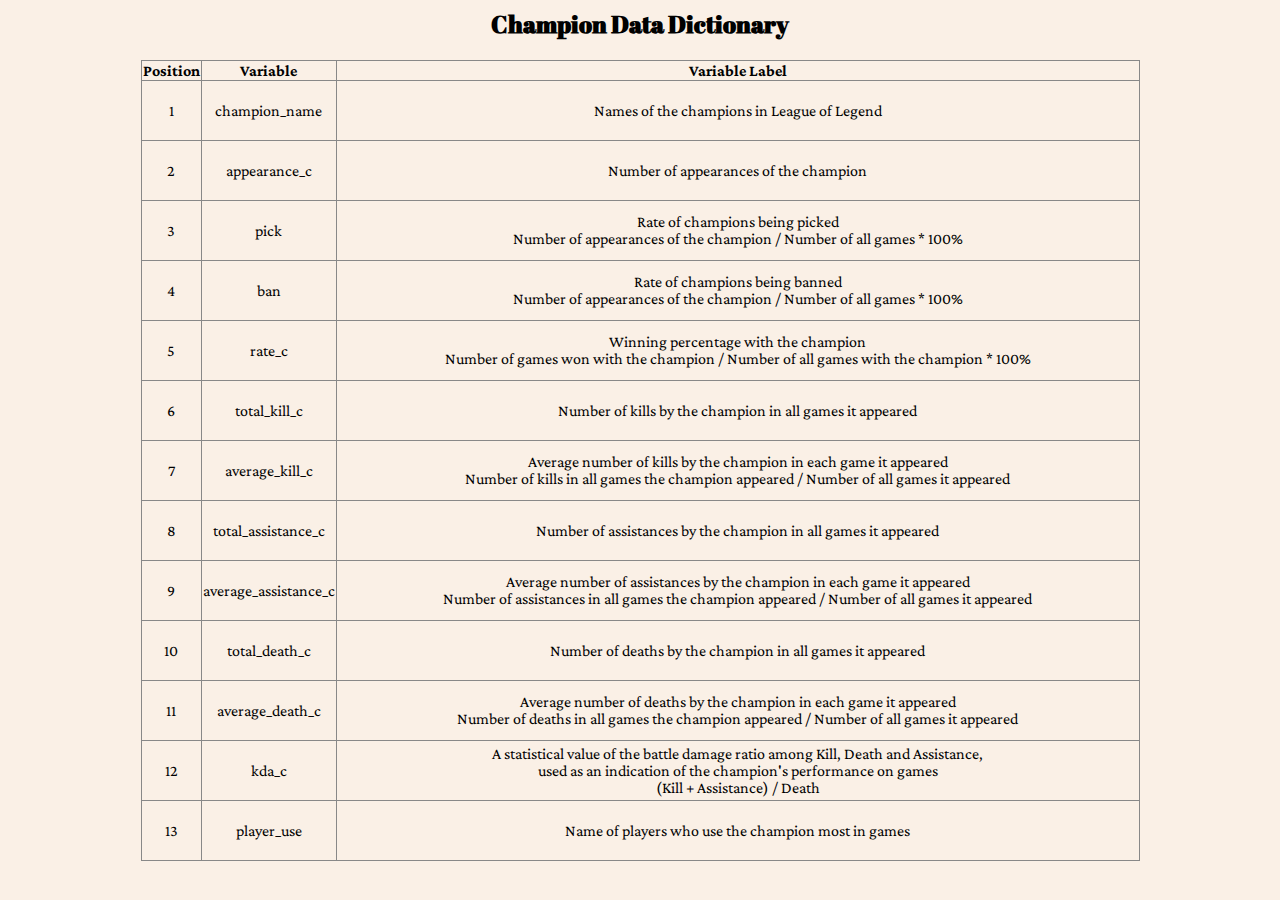
<file: data/champion_data_dictionary.html>
<html>

<head>
    <meta charset="UTF-8">
    <meta http-equiv="X-UA-Compatible" content="IE=edge">
    <meta name="viewport" content="width=device-width, initial-scale=1.0">
    <title>champion</title>
    <style>
        @import url('https://fonts.googleapis.com/css2?family=Abril Fatface');
        @import url('https://fonts.googleapis.com/css2?family=Crimson Pro');
        @import url('https://fonts.googleapis.com/css2?family=Bree Serif');
        @import url('https://fonts.googleapis.com/css2?family=Dancing Script');

        body {
            background-color: linen;
        }

        h2 {
            font-family: 'Abril Fatface', sans-serif;
            text-align: center;
        }

        table,
        tr,
        td,
        th {
            font-family: 'Crimson Pro', sans-serif;
            border: 1px solid #888;
            border-collapse: collapse;
            text-align: center;
        }

        .var {
            width: 100px;
        }

        .label {
            width: 800px;
            height: 60px;
        }
    </style>
</head>

<body>
    <h2>Champion Data Dictionary</h2>
    <table align="center" cellspacing="0">
        <thead>
            <tr>
                <th>Position</th>
                <th>Variable</th>
                <th>Variable Label</th>
            </tr>
        </thead>
        <tbody>
            <tr>
                <td>1</td>
                <td class="var">champion_name</td>
                <td class="label">Names of the champions in League of Legend</td>
            </tr>
            <tr>
                <td>2</td>
                <td class="var">appearance_c</td>
                <td class="label">Number of appearances of the champion</td>
            </tr>
            <tr>
                <td>3</td>
                <td class="var">pick</td>
                <td class="label">Rate of champions being picked <br>
                    Number of appearances of the champion / Number of all games * 100%</td>
            </tr>
            <tr>
                <td>4</td>
                <td class="var">ban</td>
                <td class="label">Rate of champions being banned <br>
                    Number of appearances of the champion / Number of all games * 100%</td>
            </tr>
            <tr>
                <td>5</td>
                <td class="var">rate_c</td>
                <td class="label">Winning percentage with the champion<br>
                    Number of games won with the champion / Number of all games with the champion * 100% </td>
            </tr>
            <tr>
                <td>6</td>
                <td class="var">total_kill_c</td>
                <td class="label">Number of kills by the champion in all games it appeared</td>
            </tr>
            <tr>
                <td>7</td>
                <td class="var">average_kill_c</td>
                <td class="label">Average number of kills by the champion in each game it appeared<br>
                    Number of kills in all games the champion appeared / Number of all games it appeared </td>
            <tr>
                <td>8</td>
                <td class="var">total_assistance_c</td>
                <td class="label">Number of assistances by the champion in all games it appeared</td>
            </tr>
            <tr>
                <td>9</td>
                <td class="var">average_assistance_c</td>
                <td class="label">Average number of assistances by the champion in each game it appeared<br>
                    Number of assistances in all games the champion appeared / Number of all games it appeared </td>
            </tr>
            <tr>
                <td>10</td>
                <td class="var">total_death_c</td>
                <td class="label">Number of deaths by the champion in all games it appeared</td>
            </tr>
            <tr>
                <td>11</td>
                <td class="var">average_death_c</td>
                <td class="label">Average number of deaths by the champion in each game it appeared<br>
                    Number of deaths in all games the champion appeared / Number of all games it appeared </td>
            </tr>
            <tr>
                <td>12</td>
                <td class="var">kda_c</td>
                <td class="label">A statistical value of the battle damage ratio among Kill, Death and Assistance, <br>
                    used as an indication of the champion's performance on games<br>
                    (Kill + Assistance) / Death
                </td>
            </tr>
            <tr>
                <td>13</td>
                <td class="var">player_use</td>
                <td class="label">Name of players who use the champion most in games</td>
            </tr>
        </tbody>
    </table>
</body>

</html>
</file>
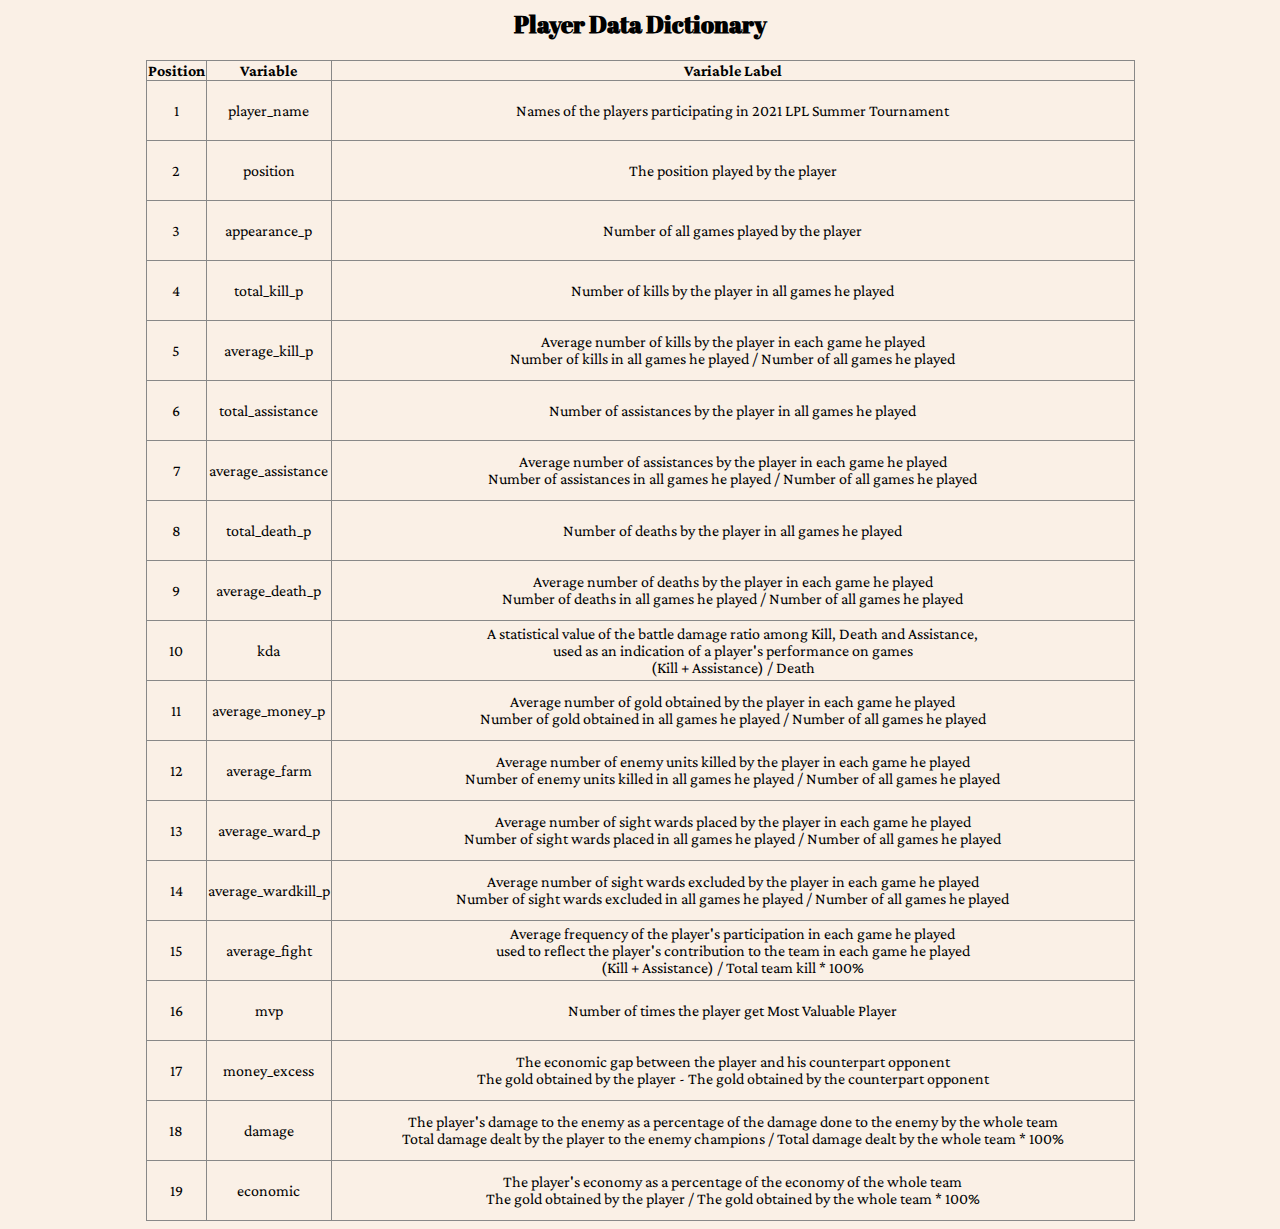
<file: data/player_data_dictionary.html>
<html>

<head>
    <style>
        @import url('https://fonts.googleapis.com/css2?family=Abril Fatface');
        @import url('https://fonts.googleapis.com/css2?family=Crimson Pro');
        @import url('https://fonts.googleapis.com/css2?family=Bree Serif');
        @import url('https://fonts.googleapis.com/css2?family=Dancing Script');

        body {
            background-color: linen;
        }

        h2 {
            font-family: 'Abril Fatface', sans-serif;
            text-align: center;
        }

        table,
        tr,
        td,
        th {
            font-family: 'Crimson Pro', sans-serif;
            border: 1px solid #888;
            border-collapse: collapse;
            text-align: center;
        }

        .var {
            width: 100px;
        }

        .label {
            width: 800px;
            height: 60px;
        }
    </style>
</head>

<body>
    <h2>Player Data Dictionary</h2>
    <table align="center" cellspacing="0">
        <thead>
            <tr>
                <th>Position</th>
                <th>Variable</th>
                <th>Variable Label</th>
            </tr>
        </thead>
        <tbody>
            <tr>
                <td>1</td>
                <td class="var">player_name</td>
                <td class="label">Names of the players participating in 2021 LPL Summer Tournament</td>
            </tr>
            <tr>
                <td>2</td>
                <td class="var">position</td>
                <td class="label">The position played by the player</td>
            </tr>
            <tr>
                <td>3</td>
                <td class="var">appearance_p</td>
                <td class="label">Number of all games played by the player</td>
            </tr>
            <tr>
                <td>4</td>
                <td class="var">total_kill_p</td>
                <td class="label">Number of kills by the player in all games he played</td>
            </tr>
            <tr>
                <td>5</td>
                <td class="var">average_kill_p</td>
                <td class="label">Average number of kills by the player in each game he played<br>
                    Number of kills in all games he played / Number of all games he played
                </td>
            </tr>
            <tr>
                <td>6</td>
                <td class="var">total_assistance</td>
                <td class="label">Number of assistances by the player in all games he played</td>
            </tr>
            <tr>
                <td>7</td>
                <td class="var">average_assistance</td>
                <td class="label">Average number of assistances by the player in each game he played<br>
                    Number of assistances in all games he played / Number of all games he played
                </td>
            </tr>
            <tr>
                <td>8</td>
                <td class="var">total_death_p</td>
                <td class="label">Number of deaths by the player in all games he played</td>
            </tr>
            <tr>
                <td>9</td>
                <td class="var">average_death_p</td>
                <td class="label">Average number of deaths by the player in each game he played<br>
                    Number of deaths in all games he played / Number of all games he played
                </td>
            </tr>
            <tr>
                <td>10</td>
                <td class="var">kda</td>
                <td class="label">A statistical value of the battle damage ratio among Kill, Death and Assistance, <br>
                    used as an indication of a player's performance on games<br>
                    (Kill + Assistance) / Death
                </td>
            </tr>
            <tr>
                <td>11</td>
                <td class="var">average_money_p</td>
                <td class="label">Average number of gold obtained by the player in each game he played <br>
                    Number of gold obtained in all games he played / Number of all games he played</td>
            </tr>
            <tr>
                <td>12</td>
                <td class="var">average_farm</td>
                <td class="label">Average number of enemy units killed by the player in each game he played <br>
                    Number of enemy units killed in all games he played / Number of all games he played</td>
            </tr>
            <tr>
                <td>13</td>
                <td class="var">average_ward_p</td>
                <td class="label">Average number of sight wards placed by the player in each game he played <br>
                    Number of sight wards placed in all games he played / Number of all games he played
                </td>
            </tr>
            <tr>
                <td>14</td>
                <td class="var">average_wardkill_p</td>
                <td class="label">Average number of sight wards excluded by the player in each game he played <br>
                    Number of sight wards excluded in all games he played / Number of all games he played
                </td>
            </tr>
            <tr>
                <td>15</td>
                <td class="var">average_fight</td>
                <td class="label">Average frequency of the player's participation in each game he played <br>
                    used to reflect the player's contribution to the team in each game he played <br>
                    (Kill + Assistance) / Total team kill * 100%</td>
            </tr>
            <tr>
                <td>16</td>
                <td class="var">mvp</td>
                <td class="label">Number of times the player get Most Valuable Player</td>
            </tr>
            <tr>
                <td>17</td>
                <td class="var">money_excess</td>
                <td class="label">The economic gap between the player and his counterpart opponent <br>
                    The gold obtained by the player - The gold obtained by the counterpart opponent</td>
            </tr>
            <tr>
                <td>18</td>
                <td class="var">damage</td>
                <td class="label">The player's damage to the enemy as a percentage of the damage done to the enemy by
                    the whole team <br>
                    Total damage dealt by the player to the enemy champions / Total damage dealt by the whole team *
                    100%</td>
            </tr>
            <tr>
                <td>19</td>
                <td class="var">economic</td>
                <td class="label">The player's economy as a percentage of the economy of the whole team <br>
                    The gold obtained by the player / The gold obtained by the whole team * 100%</td>
            </tr>
        </tbody>
    </table>
</body>

</html>
</file>
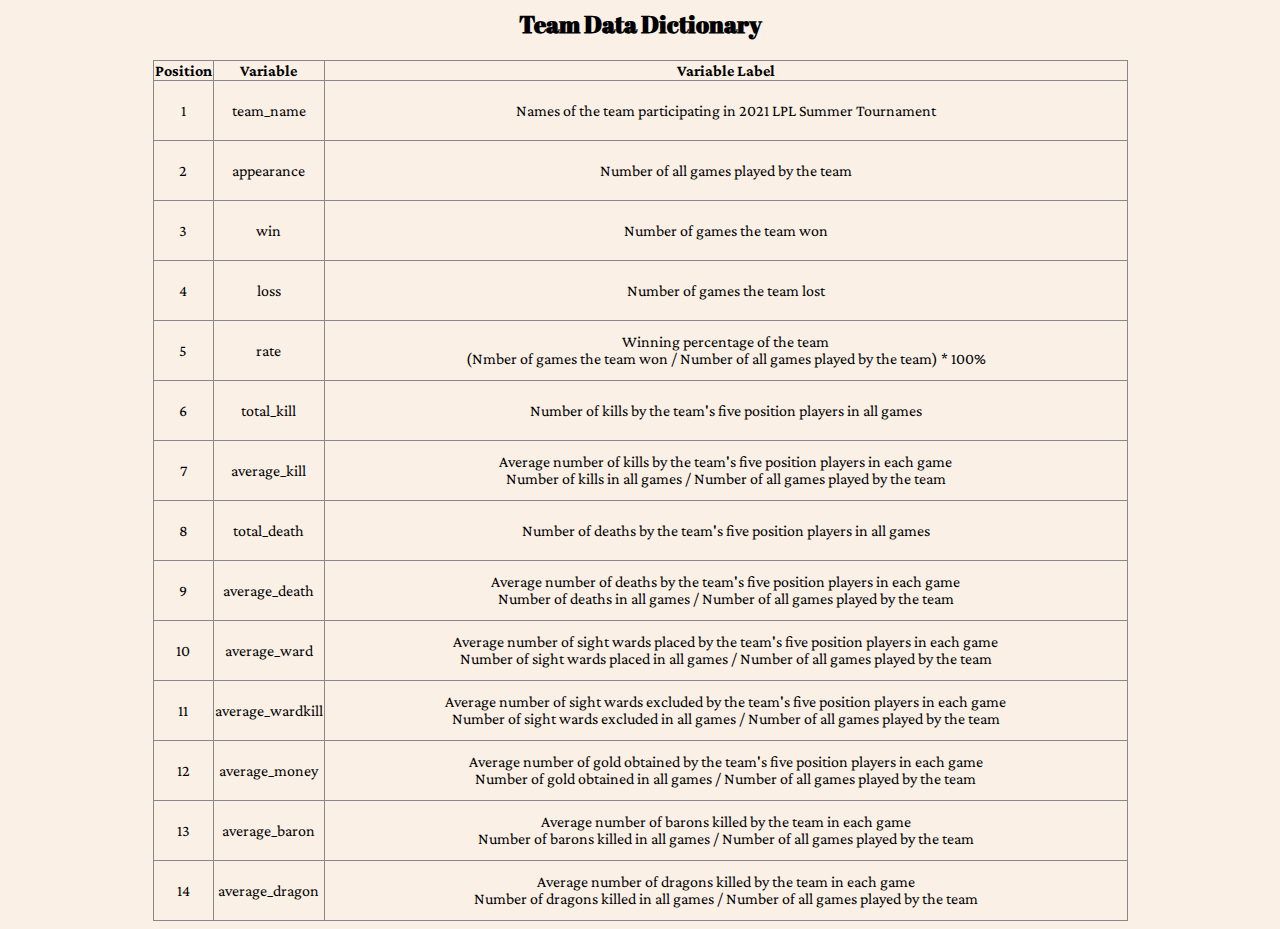
<file: data/team_data_dictionary.html>
<html>
<head>
    <style>
        @import url('https://fonts.googleapis.com/css2?family=Abril Fatface');
        @import url('https://fonts.googleapis.com/css2?family=Crimson Pro');
        @import url('https://fonts.googleapis.com/css2?family=Bree Serif');
        @import url('https://fonts.googleapis.com/css2?family=Dancing Script');

        body {
            background-color: linen;
        }

        h2 {
            font-family: 'Abril Fatface', sans-serif;
            text-align: center;
        }

        table,
        tr,
        td,
        th {
            font-family: 'Crimson Pro', sans-serif;
            border: 1px solid #888;
            border-collapse: collapse;
            text-align: center;
        }

        .var {
            width: 100px;
        }

        .label {
            width: 800px;
            height: 60px;
        }
    </style>
</head>

<body>
    <h2>Team Data Dictionary</h2>
    <table align="center" cellspacing="0">
        <thead>
            <tr>
                <th>Position</th>
                <th>Variable</th>
                <th>Variable Label</th>
            </tr>
        </thead>
        <tbody>
            <tr>
                <td>1</td>
                <td class="var">team_name</td>
                <td class="label">Names of the team participating in 2021 LPL Summer Tournament</td>
            </tr>
            <tr>
                <td>2</td>
                <td class="var">appearance</td>
                <td class="label">Number of all games played by the team</td>
            </tr>
            <tr>
                <td>3</td>
                <td class="var">win</td>
                <td class="label">Number of games the team won</td>
            </tr>
            <tr>
                <td>4</td>
                <td>loss</td>
                <td class="label">Number of games the team lost</td>
            </tr>
            <tr>
                <td>5</td>
                <td class="var">rate</td>
                <td class="label">Winning percentage of the team <br>
                    (Nmber of games the team won / Number of all games played by the team) * 100%
                </td>
            </tr>
            <tr>
                <td>6</td>
                <td class="var">total_kill</td>
                <td class="label">Number of kills by the team's five position players in all games</td>
            </tr>
            <tr>
                <td>7</td>
                <td class="var">average_kill</td>
                <td class="label">Average number of kills by the team's five position players in each game<br>
                    Number of kills in all games / Number of all games played by the team
                </td>
            </tr>
            <tr>
                <td>8</td>
                <td class="var">total_death</td>
                <td class="label">Number of deaths by the team's five position players in all games</td>
            </tr>
            <tr>
                <td>9</td>
                <td class="var">average_death</td>
                <td class="label">Average number of deaths by the team's five position players in each game<br>
                    Number of deaths in all games / Number of all games played by the team
                </td>
            </tr>
            <tr>
                <td>10</td>
                <td class="var">average_ward</td>
                <td class="label">Average number of sight wards placed by the team's five position players in each game
                    <br>
                    Number of sight wards placed in all games / Number of all games played by the team
                </td>
            </tr>
            <tr>
                <td>11</td>
                <td class="var">average_wardkill</td>
                <td class="label">Average number of sight wards excluded by the team's five position players in each
                    game <br>
                    Number of sight wards excluded in all games / Number of all games played by the team
                </td>
            </tr>
            <tr>
                <td>12</td>
                <td class="var">average_money</td>
                <td class="label">Average number of gold obtained by the team's five position players in each
                    game <br>
                    Number of gold obtained in all games / Number of all games played by the team</td>
            </tr>
            <tr>
                <td>13</td>
                <td class="var">average_baron</td>
                <td class="label">Average number of barons killed by the team in each game <br>
                    Number of barons killed in all games / Number of all games played by the team</td>
            </tr>
            <tr>
                <td>14</td>
                <td class="var">average_dragon</td>
                <td class="label">Average number of dragons killed by the team in each game <br>
                    Number of dragons killed in all games / Number of all games played by the team</td>
            </tr>
        </tbody>
    </table>
</body>

</html>
</file>
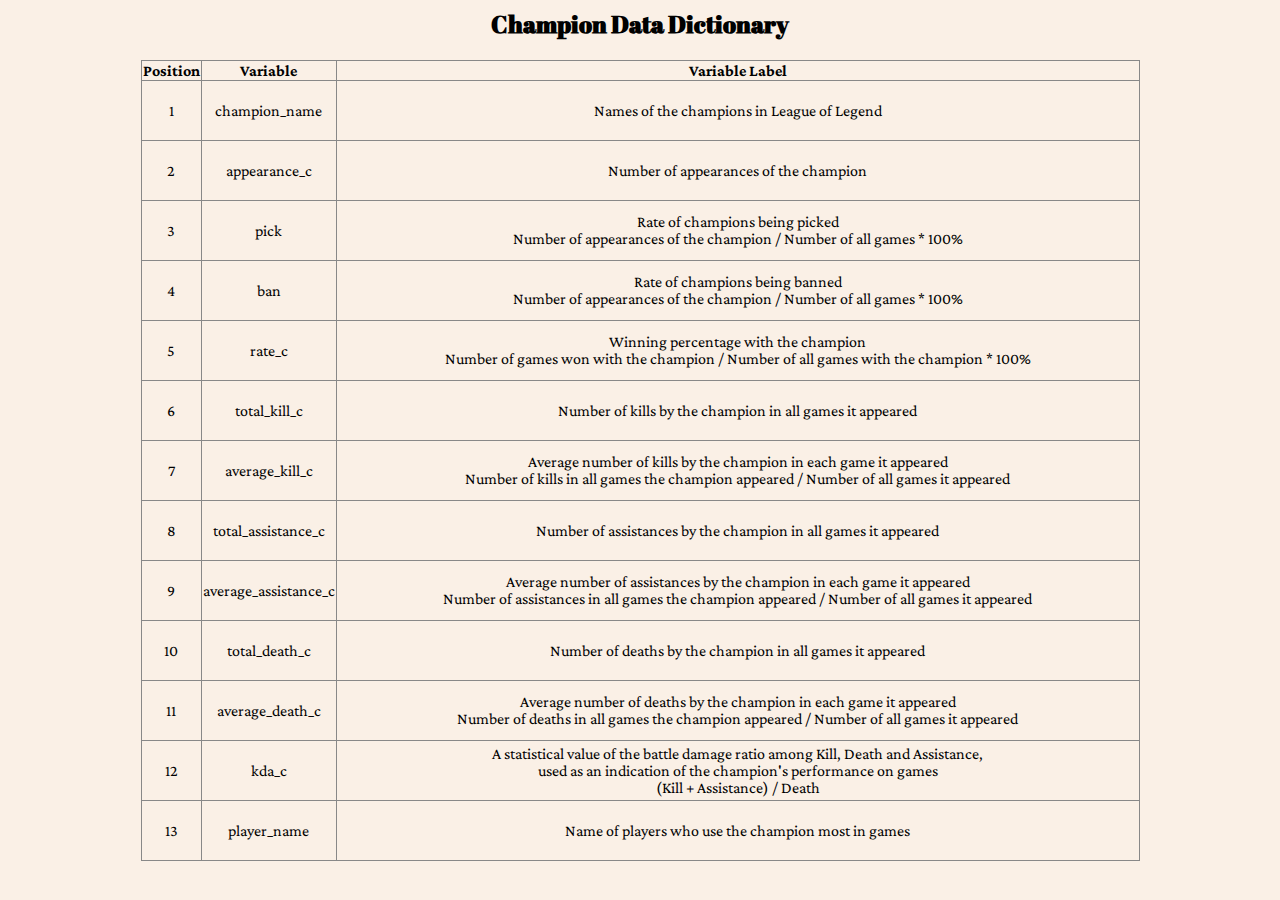
<file: data_page/champion_data_dictionary.html>
<html>

<head>
    <meta charset="UTF-8">
    <meta http-equiv="X-UA-Compatible" content="IE=edge">
    <meta name="viewport" content="width=device-width, initial-scale=1.0">
    <title>champion</title>
    <style>
        @import url('https://fonts.googleapis.com/css2?family=Abril Fatface');
        @import url('https://fonts.googleapis.com/css2?family=Crimson Pro');
        @import url('https://fonts.googleapis.com/css2?family=Bree Serif');
        @import url('https://fonts.googleapis.com/css2?family=Dancing Script');

        body {
            background-color: linen;
        }

        h2 {
            font-family: 'Abril Fatface', sans-serif;
            text-align: center;
        }

        table,
        tr,
        td,
        th {
            font-family: 'Crimson Pro', sans-serif;
            border: 1px solid #888;
            border-collapse: collapse;
            text-align: center;
        }

        .var {
            width: 100px;
        }

        .label {
            width: 800px;
            height: 60px;
        }
    </style>
</head>

<body>
    <h2>Champion Data Dictionary</h2>
    <table align="center" cellspacing="0">
        <thead>
            <tr>
                <th>Position</th>
                <th>Variable</th>
                <th>Variable Label</th>
            </tr>
        </thead>
        <tbody>
            <tr>
                <td>1</td>
                <td class="var">champion_name</td>
                <td class="label">Names of the champions in League of Legend</td>
            </tr>
            <tr>
                <td>2</td>
                <td class="var">appearance_c</td>
                <td class="label">Number of appearances of the champion</td>
            </tr>
            <tr>
                <td>3</td>
                <td class="var">pick</td>
                <td class="label">Rate of champions being picked <br>
                    Number of appearances of the champion / Number of all games * 100%</td>
            </tr>
            <tr>
                <td>4</td>
                <td class="var">ban</td>
                <td class="label">Rate of champions being banned <br>
                    Number of appearances of the champion / Number of all games * 100%</td>
            </tr>
            <tr>
                <td>5</td>
                <td class="var">rate_c</td>
                <td class="label">Winning percentage with the champion<br>
                    Number of games won with the champion / Number of all games with the champion * 100% </td>
            </tr>
            <tr>
                <td>6</td>
                <td class="var">total_kill_c</td>
                <td class="label">Number of kills by the champion in all games it appeared</td>
            </tr>
            <tr>
                <td>7</td>
                <td class="var">average_kill_c</td>
                <td class="label">Average number of kills by the champion in each game it appeared<br>
                    Number of kills in all games the champion appeared / Number of all games it appeared </td>
            <tr>
                <td>8</td>
                <td class="var">total_assistance_c</td>
                <td class="label">Number of assistances by the champion in all games it appeared</td>
            </tr>
            <tr>
                <td>9</td>
                <td class="var">average_assistance_c</td>
                <td class="label">Average number of assistances by the champion in each game it appeared<br>
                    Number of assistances in all games the champion appeared / Number of all games it appeared </td>
            </tr>
            <tr>
                <td>10</td>
                <td class="var">total_death_c</td>
                <td class="label">Number of deaths by the champion in all games it appeared</td>
            </tr>
            <tr>
                <td>11</td>
                <td class="var">average_death_c</td>
                <td class="label">Average number of deaths by the champion in each game it appeared<br>
                    Number of deaths in all games the champion appeared / Number of all games it appeared </td>
            </tr>
            <tr>
                <td>12</td>
                <td class="var">kda_c</td>
                <td class="label">A statistical value of the battle damage ratio among Kill, Death and Assistance, <br>
                    used as an indication of the champion's performance on games<br>
                    (Kill + Assistance) / Death
                </td>
            </tr>
            <tr>
                <td>13</td>
                <td class="var">player_name</td>
                <td class="label">Name of players who use the champion most in games</td>
            </tr>
        </tbody>
    </table>
</body>

</html>
</file>
<file: site_libs/tippy-6.2.7/tippy.css>
.tippy-box[data-animation=fade][data-state=hidden]{opacity:0}[data-tippy-root]{max-width:calc(100vw - 10px)}.tippy-box{position:relative;background-color:#333;color:#fff;border-radius:4px;font-size:14px;line-height:1.4;outline:0;transition-property:transform,visibility,opacity}.tippy-box[data-placement^=top]>.tippy-arrow{bottom:0}.tippy-box[data-placement^=top]>.tippy-arrow:before{bottom:-7px;left:0;border-width:8px 8px 0;border-top-color:initial;transform-origin:center top}.tippy-box[data-placement^=bottom]>.tippy-arrow{top:0}.tippy-box[data-placement^=bottom]>.tippy-arrow:before{top:-7px;left:0;border-width:0 8px 8px;border-bottom-color:initial;transform-origin:center bottom}.tippy-box[data-placement^=left]>.tippy-arrow{right:0}.tippy-box[data-placement^=left]>.tippy-arrow:before{border-width:8px 0 8px 8px;border-left-color:initial;right:-7px;transform-origin:center left}.tippy-box[data-placement^=right]>.tippy-arrow{left:0}.tippy-box[data-placement^=right]>.tippy-arrow:before{left:-7px;border-width:8px 8px 8px 0;border-right-color:initial;transform-origin:center right}.tippy-box[data-inertia][data-state=visible]{transition-timing-function:cubic-bezier(.54,1.5,.38,1.11)}.tippy-arrow{width:16px;height:16px;color:#333}.tippy-arrow:before{content:"";position:absolute;border-color:transparent;border-style:solid}.tippy-content{position:relative;padding:5px 9px;z-index:1}
</file>
<file: site_libs/tippy-6.2.7/tippy-light-border.css>
.tippy-box[data-theme~=light-border]{background-color:#fff;background-clip:padding-box;border:1px solid rgba(0,8,16,.15);color:#333;box-shadow:0 4px 14px -2px rgba(0,8,16,.08)}.tippy-box[data-theme~=light-border]>.tippy-backdrop{background-color:#fff}.tippy-box[data-theme~=light-border]>.tippy-arrow:after,.tippy-box[data-theme~=light-border]>.tippy-svg-arrow:after{content:"";position:absolute;z-index:-1}.tippy-box[data-theme~=light-border]>.tippy-arrow:after{border-color:transparent;border-style:solid}.tippy-box[data-theme~=light-border][data-placement^=top]>.tippy-arrow:before{border-top-color:#fff}.tippy-box[data-theme~=light-border][data-placement^=top]>.tippy-arrow:after{border-top-color:rgba(0,8,16,.2);border-width:7px 7px 0;top:17px;left:1px}.tippy-box[data-theme~=light-border][data-placement^=top]>.tippy-svg-arrow>svg{top:16px}.tippy-box[data-theme~=light-border][data-placement^=top]>.tippy-svg-arrow:after{top:17px}.tippy-box[data-theme~=light-border][data-placement^=bottom]>.tippy-arrow:before{border-bottom-color:#fff;bottom:16px}.tippy-box[data-theme~=light-border][data-placement^=bottom]>.tippy-arrow:after{border-bottom-color:rgba(0,8,16,.2);border-width:0 7px 7px;bottom:17px;left:1px}.tippy-box[data-theme~=light-border][data-placement^=bottom]>.tippy-svg-arrow>svg{bottom:16px}.tippy-box[data-theme~=light-border][data-placement^=bottom]>.tippy-svg-arrow:after{bottom:17px}.tippy-box[data-theme~=light-border][data-placement^=left]>.tippy-arrow:before{border-left-color:#fff}.tippy-box[data-theme~=light-border][data-placement^=left]>.tippy-arrow:after{border-left-color:rgba(0,8,16,.2);border-width:7px 0 7px 7px;left:17px;top:1px}.tippy-box[data-theme~=light-border][data-placement^=left]>.tippy-svg-arrow>svg{left:11px}.tippy-box[data-theme~=light-border][data-placement^=left]>.tippy-svg-arrow:after{left:12px}.tippy-box[data-theme~=light-border][data-placement^=right]>.tippy-arrow:before{border-right-color:#fff;right:16px}.tippy-box[data-theme~=light-border][data-placement^=right]>.tippy-arrow:after{border-width:7px 7px 7px 0;right:17px;top:1px;border-right-color:rgba(0,8,16,.2)}.tippy-box[data-theme~=light-border][data-placement^=right]>.tippy-svg-arrow>svg{right:11px}.tippy-box[data-theme~=light-border][data-placement^=right]>.tippy-svg-arrow:after{right:12px}.tippy-box[data-theme~=light-border]>.tippy-svg-arrow{fill:#fff}.tippy-box[data-theme~=light-border]>.tippy-svg-arrow:after{background-image:url([data-uri]);background-size:16px 6px;width:16px;height:6px}
</file>
<file: site_libs/font-awesome-5.1.0/css/all.css>
/*!
 * Font Awesome Free 5.1.0 by @fontawesome - https://fontawesome.com
 * License - https://fontawesome.com/license (Icons: CC BY 4.0, Fonts: SIL OFL 1.1, Code: MIT License)
 */
.fa,.fab,.fal,.far,.fas{-moz-osx-font-smoothing:grayscale;-webkit-font-smoothing:antialiased;display:inline-block;font-style:normal;font-variant:normal;text-rendering:auto;line-height:1}.fa-lg{font-size:1.33333em;line-height:.75em;vertical-align:-.0667em}.fa-xs{font-size:.75em}.fa-sm{font-size:.875em}.fa-1x{font-size:1em}.fa-2x{font-size:2em}.fa-3x{font-size:3em}.fa-4x{font-size:4em}.fa-5x{font-size:5em}.fa-6x{font-size:6em}.fa-7x{font-size:7em}.fa-8x{font-size:8em}.fa-9x{font-size:9em}.fa-10x{font-size:10em}.fa-fw{text-align:center;width:1.25em}.fa-ul{list-style-type:none;margin-left:2.5em;padding-left:0}.fa-ul>li{position:relative}.fa-li{left:-2em;position:absolute;text-align:center;width:2em;line-height:inherit}.fa-border{border:.08em solid #eee;border-radius:.1em;padding:.2em .25em .15em}.fa-pull-left{float:left}.fa-pull-right{float:right}.fa.fa-pull-left,.fab.fa-pull-left,.fal.fa-pull-left,.far.fa-pull-left,.fas.fa-pull-left{margin-right:.3em}.fa.fa-pull-right,.fab.fa-pull-right,.fal.fa-pull-right,.far.fa-pull-right,.fas.fa-pull-right{margin-left:.3em}.fa-spin{animation:a 2s infinite linear}.fa-pulse{animation:a 1s infinite steps(8)}@keyframes a{0%{transform:rotate(0deg)}to{transform:rotate(1turn)}}.fa-rotate-90{-ms-filter:"progid:DXImageTransform.Microsoft.BasicImage(rotation=1)";transform:rotate(90deg)}.fa-rotate-180{-ms-filter:"progid:DXImageTransform.Microsoft.BasicImage(rotation=2)";transform:rotate(180deg)}.fa-rotate-270{-ms-filter:"progid:DXImageTransform.Microsoft.BasicImage(rotation=3)";transform:rotate(270deg)}.fa-flip-horizontal{-ms-filter:"progid:DXImageTransform.Microsoft.BasicImage(rotation=0, mirror=1)";transform:scaleX(-1)}.fa-flip-vertical{transform:scaleY(-1)}.fa-flip-horizontal.fa-flip-vertical,.fa-flip-vertical{-ms-filter:"progid:DXImageTransform.Microsoft.BasicImage(rotation=2, mirror=1)"}.fa-flip-horizontal.fa-flip-vertical{transform:scale(-1)}:root .fa-flip-horizontal,:root .fa-flip-vertical,:root .fa-rotate-90,:root .fa-rotate-180,:root .fa-rotate-270{-webkit-filter:none;filter:none}.fa-stack{display:inline-block;height:2em;line-height:2em;position:relative;vertical-align:middle;width:2em}.fa-stack-1x,.fa-stack-2x{left:0;position:absolute;text-align:center;width:100%}.fa-stack-1x{line-height:inherit}.fa-stack-2x{font-size:2em}.fa-inverse{color:#fff}.fa-500px:before{content:"\f26e"}.fa-accessible-icon:before{content:"\f368"}.fa-accusoft:before{content:"\f369"}.fa-address-book:before{content:"\f2b9"}.fa-address-card:before{content:"\f2bb"}.fa-adjust:before{content:"\f042"}.fa-adn:before{content:"\f170"}.fa-adversal:before{content:"\f36a"}.fa-affiliatetheme:before{content:"\f36b"}.fa-algolia:before{content:"\f36c"}.fa-align-center:before{content:"\f037"}.fa-align-justify:before{content:"\f039"}.fa-align-left:before{content:"\f036"}.fa-align-right:before{content:"\f038"}.fa-allergies:before{content:"\f461"}.fa-amazon:before{content:"\f270"}.fa-amazon-pay:before{content:"\f42c"}.fa-ambulance:before{content:"\f0f9"}.fa-american-sign-language-interpreting:before{content:"\f2a3"}.fa-amilia:before{content:"\f36d"}.fa-anchor:before{content:"\f13d"}.fa-android:before{content:"\f17b"}.fa-angellist:before{content:"\f209"}.fa-angle-double-down:before{content:"\f103"}.fa-angle-double-left:before{content:"\f100"}.fa-angle-double-right:before{content:"\f101"}.fa-angle-double-up:before{content:"\f102"}.fa-angle-down:before{content:"\f107"}.fa-angle-left:before{content:"\f104"}.fa-angle-right:before{content:"\f105"}.fa-angle-up:before{content:"\f106"}.fa-angry:before{content:"\f556"}.fa-angrycreative:before{content:"\f36e"}.fa-angular:before{content:"\f420"}.fa-app-store:before{content:"\f36f"}.fa-app-store-ios:before{content:"\f370"}.fa-apper:before{content:"\f371"}.fa-apple:before{content:"\f179"}.fa-apple-pay:before{content:"\f415"}.fa-archive:before{content:"\f187"}.fa-archway:before{content:"\f557"}.fa-arrow-alt-circle-down:before{content:"\f358"}.fa-arrow-alt-circle-left:before{content:"\f359"}.fa-arrow-alt-circle-right:before{content:"\f35a"}.fa-arrow-alt-circle-up:before{content:"\f35b"}.fa-arrow-circle-down:before{content:"\f0ab"}.fa-arrow-circle-left:before{content:"\f0a8"}.fa-arrow-circle-right:before{content:"\f0a9"}.fa-arrow-circle-up:before{content:"\f0aa"}.fa-arrow-down:before{content:"\f063"}.fa-arrow-left:before{content:"\f060"}.fa-arrow-right:before{content:"\f061"}.fa-arrow-up:before{content:"\f062"}.fa-arrows-alt:before{content:"\f0b2"}.fa-arrows-alt-h:before{content:"\f337"}.fa-arrows-alt-v:before{content:"\f338"}.fa-assistive-listening-systems:before{content:"\f2a2"}.fa-asterisk:before{content:"\f069"}.fa-asymmetrik:before{content:"\f372"}.fa-at:before{content:"\f1fa"}.fa-atlas:before{content:"\f558"}.fa-audible:before{content:"\f373"}.fa-audio-description:before{content:"\f29e"}.fa-autoprefixer:before{content:"\f41c"}.fa-avianex:before{content:"\f374"}.fa-aviato:before{content:"\f421"}.fa-award:before{content:"\f559"}.fa-aws:before{content:"\f375"}.fa-backspace:before{content:"\f55a"}.fa-backward:before{content:"\f04a"}.fa-balance-scale:before{content:"\f24e"}.fa-ban:before{content:"\f05e"}.fa-band-aid:before{content:"\f462"}.fa-bandcamp:before{content:"\f2d5"}.fa-barcode:before{content:"\f02a"}.fa-bars:before{content:"\f0c9"}.fa-baseball-ball:before{content:"\f433"}.fa-basketball-ball:before{content:"\f434"}.fa-bath:before{content:"\f2cd"}.fa-battery-empty:before{content:"\f244"}.fa-battery-full:before{content:"\f240"}.fa-battery-half:before{content:"\f242"}.fa-battery-quarter:before{content:"\f243"}.fa-battery-three-quarters:before{content:"\f241"}.fa-bed:before{content:"\f236"}.fa-beer:before{content:"\f0fc"}.fa-behance:before{content:"\f1b4"}.fa-behance-square:before{content:"\f1b5"}.fa-bell:before{content:"\f0f3"}.fa-bell-slash:before{content:"\f1f6"}.fa-bezier-curve:before{content:"\f55b"}.fa-bicycle:before{content:"\f206"}.fa-bimobject:before{content:"\f378"}.fa-binoculars:before{content:"\f1e5"}.fa-birthday-cake:before{content:"\f1fd"}.fa-bitbucket:before{content:"\f171"}.fa-bitcoin:before{content:"\f379"}.fa-bity:before{content:"\f37a"}.fa-black-tie:before{content:"\f27e"}.fa-blackberry:before{content:"\f37b"}.fa-blender:before{content:"\f517"}.fa-blind:before{content:"\f29d"}.fa-blogger:before{content:"\f37c"}.fa-blogger-b:before{content:"\f37d"}.fa-bluetooth:before{content:"\f293"}.fa-bluetooth-b:before{content:"\f294"}.fa-bold:before{content:"\f032"}.fa-bolt:before{content:"\f0e7"}.fa-bomb:before{content:"\f1e2"}.fa-bong:before{content:"\f55c"}.fa-book:before{content:"\f02d"}.fa-book-open:before{content:"\f518"}.fa-bookmark:before{content:"\f02e"}.fa-bowling-ball:before{content:"\f436"}.fa-box:before{content:"\f466"}.fa-box-open:before{content:"\f49e"}.fa-boxes:before{content:"\f468"}.fa-braille:before{content:"\f2a1"}.fa-briefcase:before{content:"\f0b1"}.fa-briefcase-medical:before{content:"\f469"}.fa-broadcast-tower:before{content:"\f519"}.fa-broom:before{content:"\f51a"}.fa-brush:before{content:"\f55d"}.fa-btc:before{content:"\f15a"}.fa-bug:before{content:"\f188"}.fa-building:before{content:"\f1ad"}.fa-bullhorn:before{content:"\f0a1"}.fa-bullseye:before{content:"\f140"}.fa-burn:before{content:"\f46a"}.fa-buromobelexperte:before{content:"\f37f"}.fa-bus:before{content:"\f207"}.fa-bus-alt:before{content:"\f55e"}.fa-buysellads:before{content:"\f20d"}.fa-calculator:before{content:"\f1ec"}.fa-calendar:before{content:"\f133"}.fa-calendar-alt:before{content:"\f073"}.fa-calendar-check:before{content:"\f274"}.fa-calendar-minus:before{content:"\f272"}.fa-calendar-plus:before{content:"\f271"}.fa-calendar-times:before{content:"\f273"}.fa-camera:before{content:"\f030"}.fa-camera-retro:before{content:"\f083"}.fa-cannabis:before{content:"\f55f"}.fa-capsules:before{content:"\f46b"}.fa-car:before{content:"\f1b9"}.fa-caret-down:before{content:"\f0d7"}.fa-caret-left:before{content:"\f0d9"}.fa-caret-right:before{content:"\f0da"}.fa-caret-square-down:before{content:"\f150"}.fa-caret-square-left:before{content:"\f191"}.fa-caret-square-right:before{content:"\f152"}.fa-caret-square-up:before{content:"\f151"}.fa-caret-up:before{content:"\f0d8"}.fa-cart-arrow-down:before{content:"\f218"}.fa-cart-plus:before{content:"\f217"}.fa-cc-amazon-pay:before{content:"\f42d"}.fa-cc-amex:before{content:"\f1f3"}.fa-cc-apple-pay:before{content:"\f416"}.fa-cc-diners-club:before{content:"\f24c"}.fa-cc-discover:before{content:"\f1f2"}.fa-cc-jcb:before{content:"\f24b"}.fa-cc-mastercard:before{content:"\f1f1"}.fa-cc-paypal:before{content:"\f1f4"}.fa-cc-stripe:before{content:"\f1f5"}.fa-cc-visa:before{content:"\f1f0"}.fa-centercode:before{content:"\f380"}.fa-certificate:before{content:"\f0a3"}.fa-chalkboard:before{content:"\f51b"}.fa-chalkboard-teacher:before{content:"\f51c"}.fa-chart-area:before{content:"\f1fe"}.fa-chart-bar:before{content:"\f080"}.fa-chart-line:before{content:"\f201"}.fa-chart-pie:before{content:"\f200"}.fa-check:before{content:"\f00c"}.fa-check-circle:before{content:"\f058"}.fa-check-double:before{content:"\f560"}.fa-check-square:before{content:"\f14a"}.fa-chess:before{content:"\f439"}.fa-chess-bishop:before{content:"\f43a"}.fa-chess-board:before{content:"\f43c"}.fa-chess-king:before{content:"\f43f"}.fa-chess-knight:before{content:"\f441"}.fa-chess-pawn:before{content:"\f443"}.fa-chess-queen:before{content:"\f445"}.fa-chess-rook:before{content:"\f447"}.fa-chevron-circle-down:before{content:"\f13a"}.fa-chevron-circle-left:before{content:"\f137"}.fa-chevron-circle-right:before{content:"\f138"}.fa-chevron-circle-up:before{content:"\f139"}.fa-chevron-down:before{content:"\f078"}.fa-chevron-left:before{content:"\f053"}.fa-chevron-right:before{content:"\f054"}.fa-chevron-up:before{content:"\f077"}.fa-child:before{content:"\f1ae"}.fa-chrome:before{content:"\f268"}.fa-church:before{content:"\f51d"}.fa-circle:before{content:"\f111"}.fa-circle-notch:before{content:"\f1ce"}.fa-clipboard:before{content:"\f328"}.fa-clipboard-check:before{content:"\f46c"}.fa-clipboard-list:before{content:"\f46d"}.fa-clock:before{content:"\f017"}.fa-clone:before{content:"\f24d"}.fa-closed-captioning:before{content:"\f20a"}.fa-cloud:before{content:"\f0c2"}.fa-cloud-download-alt:before{content:"\f381"}.fa-cloud-upload-alt:before{content:"\f382"}.fa-cloudscale:before{content:"\f383"}.fa-cloudsmith:before{content:"\f384"}.fa-cloudversify:before{content:"\f385"}.fa-cocktail:before{content:"\f561"}.fa-code:before{content:"\f121"}.fa-code-branch:before{content:"\f126"}.fa-codepen:before{content:"\f1cb"}.fa-codiepie:before{content:"\f284"}.fa-coffee:before{content:"\f0f4"}.fa-cog:before{content:"\f013"}.fa-cogs:before{content:"\f085"}.fa-coins:before{content:"\f51e"}.fa-columns:before{content:"\f0db"}.fa-comment:before{content:"\f075"}.fa-comment-alt:before{content:"\f27a"}.fa-comment-dots:before{content:"\f4ad"}.fa-comment-slash:before{content:"\f4b3"}.fa-comments:before{content:"\f086"}.fa-compact-disc:before{content:"\f51f"}.fa-compass:before{content:"\f14e"}.fa-compress:before{content:"\f066"}.fa-concierge-bell:before{content:"\f562"}.fa-connectdevelop:before{content:"\f20e"}.fa-contao:before{content:"\f26d"}.fa-cookie:before{content:"\f563"}.fa-cookie-bite:before{content:"\f564"}.fa-copy:before{content:"\f0c5"}.fa-copyright:before{content:"\f1f9"}.fa-couch:before{content:"\f4b8"}.fa-cpanel:before{content:"\f388"}.fa-creative-commons:before{content:"\f25e"}.fa-creative-commons-by:before{content:"\f4e7"}.fa-creative-commons-nc:before{content:"\f4e8"}.fa-creative-commons-nc-eu:before{content:"\f4e9"}.fa-creative-commons-nc-jp:before{content:"\f4ea"}.fa-creative-commons-nd:before{content:"\f4eb"}.fa-creative-commons-pd:before{content:"\f4ec"}.fa-creative-commons-pd-alt:before{content:"\f4ed"}.fa-creative-commons-remix:before{content:"\f4ee"}.fa-creative-commons-sa:before{content:"\f4ef"}.fa-creative-commons-sampling:before{content:"\f4f0"}.fa-creative-commons-sampling-plus:before{content:"\f4f1"}.fa-creative-commons-share:before{content:"\f4f2"}.fa-credit-card:before{content:"\f09d"}.fa-crop:before{content:"\f125"}.fa-crop-alt:before{content:"\f565"}.fa-crosshairs:before{content:"\f05b"}.fa-crow:before{content:"\f520"}.fa-crown:before{content:"\f521"}.fa-css3:before{content:"\f13c"}.fa-css3-alt:before{content:"\f38b"}.fa-cube:before{content:"\f1b2"}.fa-cubes:before{content:"\f1b3"}.fa-cut:before{content:"\f0c4"}.fa-cuttlefish:before{content:"\f38c"}.fa-d-and-d:before{content:"\f38d"}.fa-dashcube:before{content:"\f210"}.fa-database:before{content:"\f1c0"}.fa-deaf:before{content:"\f2a4"}.fa-delicious:before{content:"\f1a5"}.fa-deploydog:before{content:"\f38e"}.fa-deskpro:before{content:"\f38f"}.fa-desktop:before{content:"\f108"}.fa-deviantart:before{content:"\f1bd"}.fa-diagnoses:before{content:"\f470"}.fa-dice:before{content:"\f522"}.fa-dice-five:before{content:"\f523"}.fa-dice-four:before{content:"\f524"}.fa-dice-one:before{content:"\f525"}.fa-dice-six:before{content:"\f526"}.fa-dice-three:before{content:"\f527"}.fa-dice-two:before{content:"\f528"}.fa-digg:before{content:"\f1a6"}.fa-digital-ocean:before{content:"\f391"}.fa-digital-tachograph:before{content:"\f566"}.fa-discord:before{content:"\f392"}.fa-discourse:before{content:"\f393"}.fa-divide:before{content:"\f529"}.fa-dizzy:before{content:"\f567"}.fa-dna:before{content:"\f471"}.fa-dochub:before{content:"\f394"}.fa-docker:before{content:"\f395"}.fa-dollar-sign:before{content:"\f155"}.fa-dolly:before{content:"\f472"}.fa-dolly-flatbed:before{content:"\f474"}.fa-donate:before{content:"\f4b9"}.fa-door-closed:before{content:"\f52a"}.fa-door-open:before{content:"\f52b"}.fa-dot-circle:before{content:"\f192"}.fa-dove:before{content:"\f4ba"}.fa-download:before{content:"\f019"}.fa-draft2digital:before{content:"\f396"}.fa-drafting-compass:before{content:"\f568"}.fa-dribbble:before{content:"\f17d"}.fa-dribbble-square:before{content:"\f397"}.fa-dropbox:before{content:"\f16b"}.fa-drum:before{content:"\f569"}.fa-drum-steelpan:before{content:"\f56a"}.fa-drupal:before{content:"\f1a9"}.fa-dumbbell:before{content:"\f44b"}.fa-dyalog:before{content:"\f399"}.fa-earlybirds:before{content:"\f39a"}.fa-ebay:before{content:"\f4f4"}.fa-edge:before{content:"\f282"}.fa-edit:before{content:"\f044"}.fa-eject:before{content:"\f052"}.fa-elementor:before{content:"\f430"}.fa-ellipsis-h:before{content:"\f141"}.fa-ellipsis-v:before{content:"\f142"}.fa-ember:before{content:"\f423"}.fa-empire:before{content:"\f1d1"}.fa-envelope:before{content:"\f0e0"}.fa-envelope-open:before{content:"\f2b6"}.fa-envelope-square:before{content:"\f199"}.fa-envira:before{content:"\f299"}.fa-equals:before{content:"\f52c"}.fa-eraser:before{content:"\f12d"}.fa-erlang:before{content:"\f39d"}.fa-ethereum:before{content:"\f42e"}.fa-etsy:before{content:"\f2d7"}.fa-euro-sign:before{content:"\f153"}.fa-exchange-alt:before{content:"\f362"}.fa-exclamation:before{content:"\f12a"}.fa-exclamation-circle:before{content:"\f06a"}.fa-exclamation-triangle:before{content:"\f071"}.fa-expand:before{content:"\f065"}.fa-expand-arrows-alt:before{content:"\f31e"}.fa-expeditedssl:before{content:"\f23e"}.fa-external-link-alt:before{content:"\f35d"}.fa-external-link-square-alt:before{content:"\f360"}.fa-eye:before{content:"\f06e"}.fa-eye-dropper:before{content:"\f1fb"}.fa-eye-slash:before{content:"\f070"}.fa-facebook:before{content:"\f09a"}.fa-facebook-f:before{content:"\f39e"}.fa-facebook-messenger:before{content:"\f39f"}.fa-facebook-square:before{content:"\f082"}.fa-fast-backward:before{content:"\f049"}.fa-fast-forward:before{content:"\f050"}.fa-fax:before{content:"\f1ac"}.fa-feather:before{content:"\f52d"}.fa-feather-alt:before{content:"\f56b"}.fa-female:before{content:"\f182"}.fa-fighter-jet:before{content:"\f0fb"}.fa-file:before{content:"\f15b"}.fa-file-alt:before{content:"\f15c"}.fa-file-archive:before{content:"\f1c6"}.fa-file-audio:before{content:"\f1c7"}.fa-file-code:before{content:"\f1c9"}.fa-file-contract:before{content:"\f56c"}.fa-file-download:before{content:"\f56d"}.fa-file-excel:before{content:"\f1c3"}.fa-file-export:before{content:"\f56e"}.fa-file-image:before{content:"\f1c5"}.fa-file-import:before{content:"\f56f"}.fa-file-invoice:before{content:"\f570"}.fa-file-invoice-dollar:before{content:"\f571"}.fa-file-medical:before{content:"\f477"}.fa-file-medical-alt:before{content:"\f478"}.fa-file-pdf:before{content:"\f1c1"}.fa-file-powerpoint:before{content:"\f1c4"}.fa-file-prescription:before{content:"\f572"}.fa-file-signature:before{content:"\f573"}.fa-file-upload:before{content:"\f574"}.fa-file-video:before{content:"\f1c8"}.fa-file-word:before{content:"\f1c2"}.fa-fill:before{content:"\f575"}.fa-fill-drip:before{content:"\f576"}.fa-film:before{content:"\f008"}.fa-filter:before{content:"\f0b0"}.fa-fingerprint:before{content:"\f577"}.fa-fire:before{content:"\f06d"}.fa-fire-extinguisher:before{content:"\f134"}.fa-firefox:before{content:"\f269"}.fa-first-aid:before{content:"\f479"}.fa-first-order:before{content:"\f2b0"}.fa-first-order-alt:before{content:"\f50a"}.fa-firstdraft:before{content:"\f3a1"}.fa-fish:before{content:"\f578"}.fa-flag:before{content:"\f024"}.fa-flag-checkered:before{content:"\f11e"}.fa-flask:before{content:"\f0c3"}.fa-flickr:before{content:"\f16e"}.fa-flipboard:before{content:"\f44d"}.fa-flushed:before{content:"\f579"}.fa-fly:before{content:"\f417"}.fa-folder:before{content:"\f07b"}.fa-folder-open:before{content:"\f07c"}.fa-font:before{content:"\f031"}.fa-font-awesome:before{content:"\f2b4"}.fa-font-awesome-alt:before{content:"\f35c"}.fa-font-awesome-flag:before{content:"\f425"}.fa-font-awesome-logo-full:before{content:"\f4e6"}.fa-fonticons:before{content:"\f280"}.fa-fonticons-fi:before{content:"\f3a2"}.fa-football-ball:before{content:"\f44e"}.fa-fort-awesome:before{content:"\f286"}.fa-fort-awesome-alt:before{content:"\f3a3"}.fa-forumbee:before{content:"\f211"}.fa-forward:before{content:"\f04e"}.fa-foursquare:before{content:"\f180"}.fa-free-code-camp:before{content:"\f2c5"}.fa-freebsd:before{content:"\f3a4"}.fa-frog:before{content:"\f52e"}.fa-frown:before{content:"\f119"}.fa-frown-open:before{content:"\f57a"}.fa-fulcrum:before{content:"\f50b"}.fa-futbol:before{content:"\f1e3"}.fa-galactic-republic:before{content:"\f50c"}.fa-galactic-senate:before{content:"\f50d"}.fa-gamepad:before{content:"\f11b"}.fa-gas-pump:before{content:"\f52f"}.fa-gavel:before{content:"\f0e3"}.fa-gem:before{content:"\f3a5"}.fa-genderless:before{content:"\f22d"}.fa-get-pocket:before{content:"\f265"}.fa-gg:before{content:"\f260"}.fa-gg-circle:before{content:"\f261"}.fa-gift:before{content:"\f06b"}.fa-git:before{content:"\f1d3"}.fa-git-square:before{content:"\f1d2"}.fa-github:before{content:"\f09b"}.fa-github-alt:before{content:"\f113"}.fa-github-square:before{content:"\f092"}.fa-gitkraken:before{content:"\f3a6"}.fa-gitlab:before{content:"\f296"}.fa-gitter:before{content:"\f426"}.fa-glass-martini:before{content:"\f000"}.fa-glass-martini-alt:before{content:"\f57b"}.fa-glasses:before{content:"\f530"}.fa-glide:before{content:"\f2a5"}.fa-glide-g:before{content:"\f2a6"}.fa-globe:before{content:"\f0ac"}.fa-globe-africa:before{content:"\f57c"}.fa-globe-americas:before{content:"\f57d"}.fa-globe-asia:before{content:"\f57e"}.fa-gofore:before{content:"\f3a7"}.fa-golf-ball:before{content:"\f450"}.fa-goodreads:before{content:"\f3a8"}.fa-goodreads-g:before{content:"\f3a9"}.fa-google:before{content:"\f1a0"}.fa-google-drive:before{content:"\f3aa"}.fa-google-play:before{content:"\f3ab"}.fa-google-plus:before{content:"\f2b3"}.fa-google-plus-g:before{content:"\f0d5"}.fa-google-plus-square:before{content:"\f0d4"}.fa-google-wallet:before{content:"\f1ee"}.fa-graduation-cap:before{content:"\f19d"}.fa-gratipay:before{content:"\f184"}.fa-grav:before{content:"\f2d6"}.fa-greater-than:before{content:"\f531"}.fa-greater-than-equal:before{content:"\f532"}.fa-grimace:before{content:"\f57f"}.fa-grin:before{content:"\f580"}.fa-grin-alt:before{content:"\f581"}.fa-grin-beam:before{content:"\f582"}.fa-grin-beam-sweat:before{content:"\f583"}.fa-grin-hearts:before{content:"\f584"}.fa-grin-squint:before{content:"\f585"}.fa-grin-squint-tears:before{content:"\f586"}.fa-grin-stars:before{content:"\f587"}.fa-grin-tears:before{content:"\f588"}.fa-grin-tongue:before{content:"\f589"}.fa-grin-tongue-squint:before{content:"\f58a"}.fa-grin-tongue-wink:before{content:"\f58b"}.fa-grin-wink:before{content:"\f58c"}.fa-grip-horizontal:before{content:"\f58d"}.fa-grip-vertical:before{content:"\f58e"}.fa-gripfire:before{content:"\f3ac"}.fa-grunt:before{content:"\f3ad"}.fa-gulp:before{content:"\f3ae"}.fa-h-square:before{content:"\f0fd"}.fa-hacker-news:before{content:"\f1d4"}.fa-hacker-news-square:before{content:"\f3af"}.fa-hand-holding:before{content:"\f4bd"}.fa-hand-holding-heart:before{content:"\f4be"}.fa-hand-holding-usd:before{content:"\f4c0"}.fa-hand-lizard:before{content:"\f258"}.fa-hand-paper:before{content:"\f256"}.fa-hand-peace:before{content:"\f25b"}.fa-hand-point-down:before{content:"\f0a7"}.fa-hand-point-left:before{content:"\f0a5"}.fa-hand-point-right:before{content:"\f0a4"}.fa-hand-point-up:before{content:"\f0a6"}.fa-hand-pointer:before{content:"\f25a"}.fa-hand-rock:before{content:"\f255"}.fa-hand-scissors:before{content:"\f257"}.fa-hand-spock:before{content:"\f259"}.fa-hands:before{content:"\f4c2"}.fa-hands-helping:before{content:"\f4c4"}.fa-handshake:before{content:"\f2b5"}.fa-hashtag:before{content:"\f292"}.fa-hdd:before{content:"\f0a0"}.fa-heading:before{content:"\f1dc"}.fa-headphones:before{content:"\f025"}.fa-headphones-alt:before{content:"\f58f"}.fa-headset:before{content:"\f590"}.fa-heart:before{content:"\f004"}.fa-heartbeat:before{content:"\f21e"}.fa-helicopter:before{content:"\f533"}.fa-highlighter:before{content:"\f591"}.fa-hips:before{content:"\f452"}.fa-hire-a-helper:before{content:"\f3b0"}.fa-history:before{content:"\f1da"}.fa-hockey-puck:before{content:"\f453"}.fa-home:before{content:"\f015"}.fa-hooli:before{content:"\f427"}.fa-hornbill:before{content:"\f592"}.fa-hospital:before{content:"\f0f8"}.fa-hospital-alt:before{content:"\f47d"}.fa-hospital-symbol:before{content:"\f47e"}.fa-hot-tub:before{content:"\f593"}.fa-hotel:before{content:"\f594"}.fa-hotjar:before{content:"\f3b1"}.fa-hourglass:before{content:"\f254"}.fa-hourglass-end:before{content:"\f253"}.fa-hourglass-half:before{content:"\f252"}.fa-hourglass-start:before{content:"\f251"}.fa-houzz:before{content:"\f27c"}.fa-html5:before{content:"\f13b"}.fa-hubspot:before{content:"\f3b2"}.fa-i-cursor:before{content:"\f246"}.fa-id-badge:before{content:"\f2c1"}.fa-id-card:before{content:"\f2c2"}.fa-id-card-alt:before{content:"\f47f"}.fa-image:before{content:"\f03e"}.fa-images:before{content:"\f302"}.fa-imdb:before{content:"\f2d8"}.fa-inbox:before{content:"\f01c"}.fa-indent:before{content:"\f03c"}.fa-industry:before{content:"\f275"}.fa-infinity:before{content:"\f534"}.fa-info:before{content:"\f129"}.fa-info-circle:before{content:"\f05a"}.fa-instagram:before{content:"\f16d"}.fa-internet-explorer:before{content:"\f26b"}.fa-ioxhost:before{content:"\f208"}.fa-italic:before{content:"\f033"}.fa-itunes:before{content:"\f3b4"}.fa-itunes-note:before{content:"\f3b5"}.fa-java:before{content:"\f4e4"}.fa-jedi-order:before{content:"\f50e"}.fa-jenkins:before{content:"\f3b6"}.fa-joget:before{content:"\f3b7"}.fa-joint:before{content:"\f595"}.fa-joomla:before{content:"\f1aa"}.fa-js:before{content:"\f3b8"}.fa-js-square:before{content:"\f3b9"}.fa-jsfiddle:before{content:"\f1cc"}.fa-key:before{content:"\f084"}.fa-keybase:before{content:"\f4f5"}.fa-keyboard:before{content:"\f11c"}.fa-keycdn:before{content:"\f3ba"}.fa-kickstarter:before{content:"\f3bb"}.fa-kickstarter-k:before{content:"\f3bc"}.fa-kiss:before{content:"\f596"}.fa-kiss-beam:before{content:"\f597"}.fa-kiss-wink-heart:before{content:"\f598"}.fa-kiwi-bird:before{content:"\f535"}.fa-korvue:before{content:"\f42f"}.fa-language:before{content:"\f1ab"}.fa-laptop:before{content:"\f109"}.fa-laravel:before{content:"\f3bd"}.fa-lastfm:before{content:"\f202"}.fa-lastfm-square:before{content:"\f203"}.fa-laugh:before{content:"\f599"}.fa-laugh-beam:before{content:"\f59a"}.fa-laugh-squint:before{content:"\f59b"}.fa-laugh-wink:before{content:"\f59c"}.fa-leaf:before{content:"\f06c"}.fa-leanpub:before{content:"\f212"}.fa-lemon:before{content:"\f094"}.fa-less:before{content:"\f41d"}.fa-less-than:before{content:"\f536"}.fa-less-than-equal:before{content:"\f537"}.fa-level-down-alt:before{content:"\f3be"}.fa-level-up-alt:before{content:"\f3bf"}.fa-life-ring:before{content:"\f1cd"}.fa-lightbulb:before{content:"\f0eb"}.fa-line:before{content:"\f3c0"}.fa-link:before{content:"\f0c1"}.fa-linkedin:before{content:"\f08c"}.fa-linkedin-in:before{content:"\f0e1"}.fa-linode:before{content:"\f2b8"}.fa-linux:before{content:"\f17c"}.fa-lira-sign:before{content:"\f195"}.fa-list:before{content:"\f03a"}.fa-list-alt:before{content:"\f022"}.fa-list-ol:before{content:"\f0cb"}.fa-list-ul:before{content:"\f0ca"}.fa-location-arrow:before{content:"\f124"}.fa-lock:before{content:"\f023"}.fa-lock-open:before{content:"\f3c1"}.fa-long-arrow-alt-down:before{content:"\f309"}.fa-long-arrow-alt-left:before{content:"\f30a"}.fa-long-arrow-alt-right:before{content:"\f30b"}.fa-long-arrow-alt-up:before{content:"\f30c"}.fa-low-vision:before{content:"\f2a8"}.fa-luggage-cart:before{content:"\f59d"}.fa-lyft:before{content:"\f3c3"}.fa-magento:before{content:"\f3c4"}.fa-magic:before{content:"\f0d0"}.fa-magnet:before{content:"\f076"}.fa-mailchimp:before{content:"\f59e"}.fa-male:before{content:"\f183"}.fa-mandalorian:before{content:"\f50f"}.fa-map:before{content:"\f279"}.fa-map-marked:before{content:"\f59f"}.fa-map-marked-alt:before{content:"\f5a0"}.fa-map-marker:before{content:"\f041"}.fa-map-marker-alt:before{content:"\f3c5"}.fa-map-pin:before{content:"\f276"}.fa-map-signs:before{content:"\f277"}.fa-marker:before{content:"\f5a1"}.fa-mars:before{content:"\f222"}.fa-mars-double:before{content:"\f227"}.fa-mars-stroke:before{content:"\f229"}.fa-mars-stroke-h:before{content:"\f22b"}.fa-mars-stroke-v:before{content:"\f22a"}.fa-mastodon:before{content:"\f4f6"}.fa-maxcdn:before{content:"\f136"}.fa-medal:before{content:"\f5a2"}.fa-medapps:before{content:"\f3c6"}.fa-medium:before{content:"\f23a"}.fa-medium-m:before{content:"\f3c7"}.fa-medkit:before{content:"\f0fa"}.fa-medrt:before{content:"\f3c8"}.fa-meetup:before{content:"\f2e0"}.fa-megaport:before{content:"\f5a3"}.fa-meh:before{content:"\f11a"}.fa-meh-blank:before{content:"\f5a4"}.fa-meh-rolling-eyes:before{content:"\f5a5"}.fa-memory:before{content:"\f538"}.fa-mercury:before{content:"\f223"}.fa-microchip:before{content:"\f2db"}.fa-microphone:before{content:"\f130"}.fa-microphone-alt:before{content:"\f3c9"}.fa-microphone-alt-slash:before{content:"\f539"}.fa-microphone-slash:before{content:"\f131"}.fa-microsoft:before{content:"\f3ca"}.fa-minus:before{content:"\f068"}.fa-minus-circle:before{content:"\f056"}.fa-minus-square:before{content:"\f146"}.fa-mix:before{content:"\f3cb"}.fa-mixcloud:before{content:"\f289"}.fa-mizuni:before{content:"\f3cc"}.fa-mobile:before{content:"\f10b"}.fa-mobile-alt:before{content:"\f3cd"}.fa-modx:before{content:"\f285"}.fa-monero:before{content:"\f3d0"}.fa-money-bill:before{content:"\f0d6"}.fa-money-bill-alt:before{content:"\f3d1"}.fa-money-bill-wave:before{content:"\f53a"}.fa-money-bill-wave-alt:before{content:"\f53b"}.fa-money-check:before{content:"\f53c"}.fa-money-check-alt:before{content:"\f53d"}.fa-monument:before{content:"\f5a6"}.fa-moon:before{content:"\f186"}.fa-mortar-pestle:before{content:"\f5a7"}.fa-motorcycle:before{content:"\f21c"}.fa-mouse-pointer:before{content:"\f245"}.fa-music:before{content:"\f001"}.fa-napster:before{content:"\f3d2"}.fa-neuter:before{content:"\f22c"}.fa-newspaper:before{content:"\f1ea"}.fa-nimblr:before{content:"\f5a8"}.fa-nintendo-switch:before{content:"\f418"}.fa-node:before{content:"\f419"}.fa-node-js:before{content:"\f3d3"}.fa-not-equal:before{content:"\f53e"}.fa-notes-medical:before{content:"\f481"}.fa-npm:before{content:"\f3d4"}.fa-ns8:before{content:"\f3d5"}.fa-nutritionix:before{content:"\f3d6"}.fa-object-group:before{content:"\f247"}.fa-object-ungroup:before{content:"\f248"}.fa-odnoklassniki:before{content:"\f263"}.fa-odnoklassniki-square:before{content:"\f264"}.fa-old-republic:before{content:"\f510"}.fa-opencart:before{content:"\f23d"}.fa-openid:before{content:"\f19b"}.fa-opera:before{content:"\f26a"}.fa-optin-monster:before{content:"\f23c"}.fa-osi:before{content:"\f41a"}.fa-outdent:before{content:"\f03b"}.fa-page4:before{content:"\f3d7"}.fa-pagelines:before{content:"\f18c"}.fa-paint-brush:before{content:"\f1fc"}.fa-paint-roller:before{content:"\f5aa"}.fa-palette:before{content:"\f53f"}.fa-palfed:before{content:"\f3d8"}.fa-pallet:before{content:"\f482"}.fa-paper-plane:before{content:"\f1d8"}.fa-paperclip:before{content:"\f0c6"}.fa-parachute-box:before{content:"\f4cd"}.fa-paragraph:before{content:"\f1dd"}.fa-parking:before{content:"\f540"}.fa-passport:before{content:"\f5ab"}.fa-paste:before{content:"\f0ea"}.fa-patreon:before{content:"\f3d9"}.fa-pause:before{content:"\f04c"}.fa-pause-circle:before{content:"\f28b"}.fa-paw:before{content:"\f1b0"}.fa-paypal:before{content:"\f1ed"}.fa-pen:before{content:"\f304"}.fa-pen-alt:before{content:"\f305"}.fa-pen-fancy:before{content:"\f5ac"}.fa-pen-nib:before{content:"\f5ad"}.fa-pen-square:before{content:"\f14b"}.fa-pencil-alt:before{content:"\f303"}.fa-pencil-ruler:before{content:"\f5ae"}.fa-people-carry:before{content:"\f4ce"}.fa-percent:before{content:"\f295"}.fa-percentage:before{content:"\f541"}.fa-periscope:before{content:"\f3da"}.fa-phabricator:before{content:"\f3db"}.fa-phoenix-framework:before{content:"\f3dc"}.fa-phoenix-squadron:before{content:"\f511"}.fa-phone:before{content:"\f095"}.fa-phone-slash:before{content:"\f3dd"}.fa-phone-square:before{content:"\f098"}.fa-phone-volume:before{content:"\f2a0"}.fa-php:before{content:"\f457"}.fa-pied-piper:before{content:"\f2ae"}.fa-pied-piper-alt:before{content:"\f1a8"}.fa-pied-piper-hat:before{content:"\f4e5"}.fa-pied-piper-pp:before{content:"\f1a7"}.fa-piggy-bank:before{content:"\f4d3"}.fa-pills:before{content:"\f484"}.fa-pinterest:before{content:"\f0d2"}.fa-pinterest-p:before{content:"\f231"}.fa-pinterest-square:before{content:"\f0d3"}.fa-plane:before{content:"\f072"}.fa-plane-arrival:before{content:"\f5af"}.fa-plane-departure:before{content:"\f5b0"}.fa-play:before{content:"\f04b"}.fa-play-circle:before{content:"\f144"}.fa-playstation:before{content:"\f3df"}.fa-plug:before{content:"\f1e6"}.fa-plus:before{content:"\f067"}.fa-plus-circle:before{content:"\f055"}.fa-plus-square:before{content:"\f0fe"}.fa-podcast:before{content:"\f2ce"}.fa-poo:before{content:"\f2fe"}.fa-portrait:before{content:"\f3e0"}.fa-pound-sign:before{content:"\f154"}.fa-power-off:before{content:"\f011"}.fa-prescription:before{content:"\f5b1"}.fa-prescription-bottle:before{content:"\f485"}.fa-prescription-bottle-alt:before{content:"\f486"}.fa-print:before{content:"\f02f"}.fa-procedures:before{content:"\f487"}.fa-product-hunt:before{content:"\f288"}.fa-project-diagram:before{content:"\f542"}.fa-pushed:before{content:"\f3e1"}.fa-puzzle-piece:before{content:"\f12e"}.fa-python:before{content:"\f3e2"}.fa-qq:before{content:"\f1d6"}.fa-qrcode:before{content:"\f029"}.fa-question:before{content:"\f128"}.fa-question-circle:before{content:"\f059"}.fa-quidditch:before{content:"\f458"}.fa-quinscape:before{content:"\f459"}.fa-quora:before{content:"\f2c4"}.fa-quote-left:before{content:"\f10d"}.fa-quote-right:before{content:"\f10e"}.fa-r-project:before{content:"\f4f7"}.fa-random:before{content:"\f074"}.fa-ravelry:before{content:"\f2d9"}.fa-react:before{content:"\f41b"}.fa-readme:before{content:"\f4d5"}.fa-rebel:before{content:"\f1d0"}.fa-receipt:before{content:"\f543"}.fa-recycle:before{content:"\f1b8"}.fa-red-river:before{content:"\f3e3"}.fa-reddit:before{content:"\f1a1"}.fa-reddit-alien:before{content:"\f281"}.fa-reddit-square:before{content:"\f1a2"}.fa-redo:before{content:"\f01e"}.fa-redo-alt:before{content:"\f2f9"}.fa-registered:before{content:"\f25d"}.fa-rendact:before{content:"\f3e4"}.fa-renren:before{content:"\f18b"}.fa-reply:before{content:"\f3e5"}.fa-reply-all:before{content:"\f122"}.fa-replyd:before{content:"\f3e6"}.fa-researchgate:before{content:"\f4f8"}.fa-resolving:before{content:"\f3e7"}.fa-retweet:before{content:"\f079"}.fa-ribbon:before{content:"\f4d6"}.fa-road:before{content:"\f018"}.fa-robot:before{content:"\f544"}.fa-rocket:before{content:"\f135"}.fa-rocketchat:before{content:"\f3e8"}.fa-rockrms:before{content:"\f3e9"}.fa-rss:before{content:"\f09e"}.fa-rss-square:before{content:"\f143"}.fa-ruble-sign:before{content:"\f158"}.fa-ruler:before{content:"\f545"}.fa-ruler-combined:before{content:"\f546"}.fa-ruler-horizontal:before{content:"\f547"}.fa-ruler-vertical:before{content:"\f548"}.fa-rupee-sign:before{content:"\f156"}.fa-sad-cry:before{content:"\f5b3"}.fa-sad-tear:before{content:"\f5b4"}.fa-safari:before{content:"\f267"}.fa-sass:before{content:"\f41e"}.fa-save:before{content:"\f0c7"}.fa-schlix:before{content:"\f3ea"}.fa-school:before{content:"\f549"}.fa-screwdriver:before{content:"\f54a"}.fa-scribd:before{content:"\f28a"}.fa-search:before{content:"\f002"}.fa-search-minus:before{content:"\f010"}.fa-search-plus:before{content:"\f00e"}.fa-searchengin:before{content:"\f3eb"}.fa-seedling:before{content:"\f4d8"}.fa-sellcast:before{content:"\f2da"}.fa-sellsy:before{content:"\f213"}.fa-server:before{content:"\f233"}.fa-servicestack:before{content:"\f3ec"}.fa-share:before{content:"\f064"}.fa-share-alt:before{content:"\f1e0"}.fa-share-alt-square:before{content:"\f1e1"}.fa-share-square:before{content:"\f14d"}.fa-shekel-sign:before{content:"\f20b"}.fa-shield-alt:before{content:"\f3ed"}.fa-ship:before{content:"\f21a"}.fa-shipping-fast:before{content:"\f48b"}.fa-shirtsinbulk:before{content:"\f214"}.fa-shoe-prints:before{content:"\f54b"}.fa-shopping-bag:before{content:"\f290"}.fa-shopping-basket:before{content:"\f291"}.fa-shopping-cart:before{content:"\f07a"}.fa-shopware:before{content:"\f5b5"}.fa-shower:before{content:"\f2cc"}.fa-shuttle-van:before{content:"\f5b6"}.fa-sign:before{content:"\f4d9"}.fa-sign-in-alt:before{content:"\f2f6"}.fa-sign-language:before{content:"\f2a7"}.fa-sign-out-alt:before{content:"\f2f5"}.fa-signal:before{content:"\f012"}.fa-signature:before{content:"\f5b7"}.fa-simplybuilt:before{content:"\f215"}.fa-sistrix:before{content:"\f3ee"}.fa-sitemap:before{content:"\f0e8"}.fa-sith:before{content:"\f512"}.fa-skull:before{content:"\f54c"}.fa-skyatlas:before{content:"\f216"}.fa-skype:before{content:"\f17e"}.fa-slack:before{content:"\f198"}.fa-slack-hash:before{content:"\f3ef"}.fa-sliders-h:before{content:"\f1de"}.fa-slideshare:before{content:"\f1e7"}.fa-smile:before{content:"\f118"}.fa-smile-beam:before{content:"\f5b8"}.fa-smile-wink:before{content:"\f4da"}.fa-smoking:before{content:"\f48d"}.fa-smoking-ban:before{content:"\f54d"}.fa-snapchat:before{content:"\f2ab"}.fa-snapchat-ghost:before{content:"\f2ac"}.fa-snapchat-square:before{content:"\f2ad"}.fa-snowflake:before{content:"\f2dc"}.fa-solar-panel:before{content:"\f5ba"}.fa-sort:before{content:"\f0dc"}.fa-sort-alpha-down:before{content:"\f15d"}.fa-sort-alpha-up:before{content:"\f15e"}.fa-sort-amount-down:before{content:"\f160"}.fa-sort-amount-up:before{content:"\f161"}.fa-sort-down:before{content:"\f0dd"}.fa-sort-numeric-down:before{content:"\f162"}.fa-sort-numeric-up:before{content:"\f163"}.fa-sort-up:before{content:"\f0de"}.fa-soundcloud:before{content:"\f1be"}.fa-spa:before{content:"\f5bb"}.fa-space-shuttle:before{content:"\f197"}.fa-speakap:before{content:"\f3f3"}.fa-spinner:before{content:"\f110"}.fa-splotch:before{content:"\f5bc"}.fa-spotify:before{content:"\f1bc"}.fa-spray-can:before{content:"\f5bd"}.fa-square:before{content:"\f0c8"}.fa-square-full:before{content:"\f45c"}.fa-squarespace:before{content:"\f5be"}.fa-stack-exchange:before{content:"\f18d"}.fa-stack-overflow:before{content:"\f16c"}.fa-stamp:before{content:"\f5bf"}.fa-star:before{content:"\f005"}.fa-star-half:before{content:"\f089"}.fa-star-half-alt:before{content:"\f5c0"}.fa-staylinked:before{content:"\f3f5"}.fa-steam:before{content:"\f1b6"}.fa-steam-square:before{content:"\f1b7"}.fa-steam-symbol:before{content:"\f3f6"}.fa-step-backward:before{content:"\f048"}.fa-step-forward:before{content:"\f051"}.fa-stethoscope:before{content:"\f0f1"}.fa-sticker-mule:before{content:"\f3f7"}.fa-sticky-note:before{content:"\f249"}.fa-stop:before{content:"\f04d"}.fa-stop-circle:before{content:"\f28d"}.fa-stopwatch:before{content:"\f2f2"}.fa-store:before{content:"\f54e"}.fa-store-alt:before{content:"\f54f"}.fa-strava:before{content:"\f428"}.fa-stream:before{content:"\f550"}.fa-street-view:before{content:"\f21d"}.fa-strikethrough:before{content:"\f0cc"}.fa-stripe:before{content:"\f429"}.fa-stripe-s:before{content:"\f42a"}.fa-stroopwafel:before{content:"\f551"}.fa-studiovinari:before{content:"\f3f8"}.fa-stumbleupon:before{content:"\f1a4"}.fa-stumbleupon-circle:before{content:"\f1a3"}.fa-subscript:before{content:"\f12c"}.fa-subway:before{content:"\f239"}.fa-suitcase:before{content:"\f0f2"}.fa-suitcase-rolling:before{content:"\f5c1"}.fa-sun:before{content:"\f185"}.fa-superpowers:before{content:"\f2dd"}.fa-superscript:before{content:"\f12b"}.fa-supple:before{content:"\f3f9"}.fa-surprise:before{content:"\f5c2"}.fa-swatchbook:before{content:"\f5c3"}.fa-swimmer:before{content:"\f5c4"}.fa-swimming-pool:before{content:"\f5c5"}.fa-sync:before{content:"\f021"}.fa-sync-alt:before{content:"\f2f1"}.fa-syringe:before{content:"\f48e"}.fa-table:before{content:"\f0ce"}.fa-table-tennis:before{content:"\f45d"}.fa-tablet:before{content:"\f10a"}.fa-tablet-alt:before{content:"\f3fa"}.fa-tablets:before{content:"\f490"}.fa-tachometer-alt:before{content:"\f3fd"}.fa-tag:before{content:"\f02b"}.fa-tags:before{content:"\f02c"}.fa-tape:before{content:"\f4db"}.fa-tasks:before{content:"\f0ae"}.fa-taxi:before{content:"\f1ba"}.fa-teamspeak:before{content:"\f4f9"}.fa-telegram:before{content:"\f2c6"}.fa-telegram-plane:before{content:"\f3fe"}.fa-tencent-weibo:before{content:"\f1d5"}.fa-terminal:before{content:"\f120"}.fa-text-height:before{content:"\f034"}.fa-text-width:before{content:"\f035"}.fa-th:before{content:"\f00a"}.fa-th-large:before{content:"\f009"}.fa-th-list:before{content:"\f00b"}.fa-themeco:before{content:"\f5c6"}.fa-themeisle:before{content:"\f2b2"}.fa-thermometer:before{content:"\f491"}.fa-thermometer-empty:before{content:"\f2cb"}.fa-thermometer-full:before{content:"\f2c7"}.fa-thermometer-half:before{content:"\f2c9"}.fa-thermometer-quarter:before{content:"\f2ca"}.fa-thermometer-three-quarters:before{content:"\f2c8"}.fa-thumbs-down:before{content:"\f165"}.fa-thumbs-up:before{content:"\f164"}.fa-thumbtack:before{content:"\f08d"}.fa-ticket-alt:before{content:"\f3ff"}.fa-times:before{content:"\f00d"}.fa-times-circle:before{content:"\f057"}.fa-tint:before{content:"\f043"}.fa-tint-slash:before{content:"\f5c7"}.fa-tired:before{content:"\f5c8"}.fa-toggle-off:before{content:"\f204"}.fa-toggle-on:before{content:"\f205"}.fa-toolbox:before{content:"\f552"}.fa-tooth:before{content:"\f5c9"}.fa-trade-federation:before{content:"\f513"}.fa-trademark:before{content:"\f25c"}.fa-train:before{content:"\f238"}.fa-transgender:before{content:"\f224"}.fa-transgender-alt:before{content:"\f225"}.fa-trash:before{content:"\f1f8"}.fa-trash-alt:before{content:"\f2ed"}.fa-tree:before{content:"\f1bb"}.fa-trello:before{content:"\f181"}.fa-tripadvisor:before{content:"\f262"}.fa-trophy:before{content:"\f091"}.fa-truck:before{content:"\f0d1"}.fa-truck-loading:before{content:"\f4de"}.fa-truck-moving:before{content:"\f4df"}.fa-tshirt:before{content:"\f553"}.fa-tty:before{content:"\f1e4"}.fa-tumblr:before{content:"\f173"}.fa-tumblr-square:before{content:"\f174"}.fa-tv:before{content:"\f26c"}.fa-twitch:before{content:"\f1e8"}.fa-twitter:before{content:"\f099"}.fa-twitter-square:before{content:"\f081"}.fa-typo3:before{content:"\f42b"}.fa-uber:before{content:"\f402"}.fa-uikit:before{content:"\f403"}.fa-umbrella:before{content:"\f0e9"}.fa-umbrella-beach:before{content:"\f5ca"}.fa-underline:before{content:"\f0cd"}.fa-undo:before{content:"\f0e2"}.fa-undo-alt:before{content:"\f2ea"}.fa-uniregistry:before{content:"\f404"}.fa-universal-access:before{content:"\f29a"}.fa-university:before{content:"\f19c"}.fa-unlink:before{content:"\f127"}.fa-unlock:before{content:"\f09c"}.fa-unlock-alt:before{content:"\f13e"}.fa-untappd:before{content:"\f405"}.fa-upload:before{content:"\f093"}.fa-usb:before{content:"\f287"}.fa-user:before{content:"\f007"}.fa-user-alt:before{content:"\f406"}.fa-user-alt-slash:before{content:"\f4fa"}.fa-user-astronaut:before{content:"\f4fb"}.fa-user-check:before{content:"\f4fc"}.fa-user-circle:before{content:"\f2bd"}.fa-user-clock:before{content:"\f4fd"}.fa-user-cog:before{content:"\f4fe"}.fa-user-edit:before{content:"\f4ff"}.fa-user-friends:before{content:"\f500"}.fa-user-graduate:before{content:"\f501"}.fa-user-lock:before{content:"\f502"}.fa-user-md:before{content:"\f0f0"}.fa-user-minus:before{content:"\f503"}.fa-user-ninja:before{content:"\f504"}.fa-user-plus:before{content:"\f234"}.fa-user-secret:before{content:"\f21b"}.fa-user-shield:before{content:"\f505"}.fa-user-slash:before{content:"\f506"}.fa-user-tag:before{content:"\f507"}.fa-user-tie:before{content:"\f508"}.fa-user-times:before{content:"\f235"}.fa-users:before{content:"\f0c0"}.fa-users-cog:before{content:"\f509"}.fa-ussunnah:before{content:"\f407"}.fa-utensil-spoon:before{content:"\f2e5"}.fa-utensils:before{content:"\f2e7"}.fa-vaadin:before{content:"\f408"}.fa-vector-square:before{content:"\f5cb"}.fa-venus:before{content:"\f221"}.fa-venus-double:before{content:"\f226"}.fa-venus-mars:before{content:"\f228"}.fa-viacoin:before{content:"\f237"}.fa-viadeo:before{content:"\f2a9"}.fa-viadeo-square:before{content:"\f2aa"}.fa-vial:before{content:"\f492"}.fa-vials:before{content:"\f493"}.fa-viber:before{content:"\f409"}.fa-video:before{content:"\f03d"}.fa-video-slash:before{content:"\f4e2"}.fa-vimeo:before{content:"\f40a"}.fa-vimeo-square:before{content:"\f194"}.fa-vimeo-v:before{content:"\f27d"}.fa-vine:before{content:"\f1ca"}.fa-vk:before{content:"\f189"}.fa-vnv:before{content:"\f40b"}.fa-volleyball-ball:before{content:"\f45f"}.fa-volume-down:before{content:"\f027"}.fa-volume-off:before{content:"\f026"}.fa-volume-up:before{content:"\f028"}.fa-vuejs:before{content:"\f41f"}.fa-walking:before{content:"\f554"}.fa-wallet:before{content:"\f555"}.fa-warehouse:before{content:"\f494"}.fa-weebly:before{content:"\f5cc"}.fa-weibo:before{content:"\f18a"}.fa-weight:before{content:"\f496"}.fa-weight-hanging:before{content:"\f5cd"}.fa-weixin:before{content:"\f1d7"}.fa-whatsapp:before{content:"\f232"}.fa-whatsapp-square:before{content:"\f40c"}.fa-wheelchair:before{content:"\f193"}.fa-whmcs:before{content:"\f40d"}.fa-wifi:before{content:"\f1eb"}.fa-wikipedia-w:before{content:"\f266"}.fa-window-close:before{content:"\f410"}.fa-window-maximize:before{content:"\f2d0"}.fa-window-minimize:before{content:"\f2d1"}.fa-window-restore:before{content:"\f2d2"}.fa-windows:before{content:"\f17a"}.fa-wine-glass:before{content:"\f4e3"}.fa-wine-glass-alt:before{content:"\f5ce"}.fa-wix:before{content:"\f5cf"}.fa-wolf-pack-battalion:before{content:"\f514"}.fa-won-sign:before{content:"\f159"}.fa-wordpress:before{content:"\f19a"}.fa-wordpress-simple:before{content:"\f411"}.fa-wpbeginner:before{content:"\f297"}.fa-wpexplorer:before{content:"\f2de"}.fa-wpforms:before{content:"\f298"}.fa-wrench:before{content:"\f0ad"}.fa-x-ray:before{content:"\f497"}.fa-xbox:before{content:"\f412"}.fa-xing:before{content:"\f168"}.fa-xing-square:before{content:"\f169"}.fa-y-combinator:before{content:"\f23b"}.fa-yahoo:before{content:"\f19e"}.fa-yandex:before{content:"\f413"}.fa-yandex-international:before{content:"\f414"}.fa-yelp:before{content:"\f1e9"}.fa-yen-sign:before{content:"\f157"}.fa-yoast:before{content:"\f2b1"}.fa-youtube:before{content:"\f167"}.fa-youtube-square:before{content:"\f431"}.sr-only{border:0;clip:rect(0,0,0,0);height:1px;margin:-1px;overflow:hidden;padding:0;position:absolute;width:1px}.sr-only-focusable:active,.sr-only-focusable:focus{clip:auto;height:auto;margin:0;overflow:visible;position:static;width:auto}@font-face{font-family:"Font Awesome 5 Brands";font-style:normal;font-weight:normal;src:url(../webfonts/fa-brands-400.eot);src:url(../webfonts/fa-brands-400.eot?#iefix) format("embedded-opentype"),url(../webfonts/fa-brands-400.woff2) format("woff2"),url(../webfonts/fa-brands-400.woff) format("woff"),url(../webfonts/fa-brands-400.ttf) format("truetype"),url(../webfonts/fa-brands-400.svg#fontawesome) format("svg")}.fab{font-family:"Font Awesome 5 Brands"}@font-face{font-family:"Font Awesome 5 Free";font-style:normal;font-weight:400;src:url(../webfonts/fa-regular-400.eot);src:url(../webfonts/fa-regular-400.eot?#iefix) format("embedded-opentype"),url(../webfonts/fa-regular-400.woff2) format("woff2"),url(../webfonts/fa-regular-400.woff) format("woff"),url(../webfonts/fa-regular-400.ttf) format("truetype"),url(../webfonts/fa-regular-400.svg#fontawesome) format("svg")}.far{font-weight:400}@font-face{font-family:"Font Awesome 5 Free";font-style:normal;font-weight:900;src:url(../webfonts/fa-solid-900.eot);src:url(../webfonts/fa-solid-900.eot?#iefix) format("embedded-opentype"),url(../webfonts/fa-solid-900.woff2) format("woff2"),url(../webfonts/fa-solid-900.woff) format("woff"),url(../webfonts/fa-solid-900.ttf) format("truetype"),url(../webfonts/fa-solid-900.svg#fontawesome) format("svg")}.fa,.far,.fas{font-family:"Font Awesome 5 Free"}.fa,.fas{font-weight:900}
</file>
<file: site_libs/font-awesome-5.1.0/css/v4-shims.css>
/*!
 * Font Awesome Free 5.1.0 by @fontawesome - https://fontawesome.com
 * License - https://fontawesome.com/license (Icons: CC BY 4.0, Fonts: SIL OFL 1.1, Code: MIT License)
 */
.fa.fa-glass:before {
  content: "\f000"; }

.fa.fa-meetup {
  font-family: 'Font Awesome 5 Brands';
  font-weight: 400; }

.fa.fa-star-o {
  font-family: 'Font Awesome 5 Free';
  font-weight: 400; }

.fa.fa-star-o:before {
  content: "\f005"; }

.fa.fa-remove:before {
  content: "\f00d"; }

.fa.fa-close:before {
  content: "\f00d"; }

.fa.fa-gear:before {
  content: "\f013"; }

.fa.fa-trash-o {
  font-family: 'Font Awesome 5 Free';
  font-weight: 400; }

.fa.fa-trash-o:before {
  content: "\f2ed"; }

.fa.fa-file-o {
  font-family: 'Font Awesome 5 Free';
  font-weight: 400; }

.fa.fa-file-o:before {
  content: "\f15b"; }

.fa.fa-clock-o {
  font-family: 'Font Awesome 5 Free';
  font-weight: 400; }

.fa.fa-clock-o:before {
  content: "\f017"; }

.fa.fa-arrow-circle-o-down {
  font-family: 'Font Awesome 5 Free';
  font-weight: 400; }

.fa.fa-arrow-circle-o-down:before {
  content: "\f358"; }

.fa.fa-arrow-circle-o-up {
  font-family: 'Font Awesome 5 Free';
  font-weight: 400; }

.fa.fa-arrow-circle-o-up:before {
  content: "\f35b"; }

.fa.fa-play-circle-o {
  font-family: 'Font Awesome 5 Free';
  font-weight: 400; }

.fa.fa-play-circle-o:before {
  content: "\f144"; }

.fa.fa-repeat:before {
  content: "\f01e"; }

.fa.fa-rotate-right:before {
  content: "\f01e"; }

.fa.fa-refresh:before {
  content: "\f021"; }

.fa.fa-list-alt {
  font-family: 'Font Awesome 5 Free';
  font-weight: 400; }

.fa.fa-dedent:before {
  content: "\f03b"; }

.fa.fa-video-camera:before {
  content: "\f03d"; }

.fa.fa-picture-o {
  font-family: 'Font Awesome 5 Free';
  font-weight: 400; }

.fa.fa-picture-o:before {
  content: "\f03e"; }

.fa.fa-photo {
  font-family: 'Font Awesome 5 Free';
  font-weight: 400; }

.fa.fa-photo:before {
  content: "\f03e"; }

.fa.fa-image {
  font-family: 'Font Awesome 5 Free';
  font-weight: 400; }

.fa.fa-image:before {
  content: "\f03e"; }

.fa.fa-pencil:before {
  content: "\f303"; }

.fa.fa-map-marker:before {
  content: "\f3c5"; }

.fa.fa-pencil-square-o {
  font-family: 'Font Awesome 5 Free';
  font-weight: 400; }

.fa.fa-pencil-square-o:before {
  content: "\f044"; }

.fa.fa-share-square-o {
  font-family: 'Font Awesome 5 Free';
  font-weight: 400; }

.fa.fa-share-square-o:before {
  content: "\f14d"; }

.fa.fa-check-square-o {
  font-family: 'Font Awesome 5 Free';
  font-weight: 400; }

.fa.fa-check-square-o:before {
  content: "\f14a"; }

.fa.fa-arrows:before {
  content: "\f0b2"; }

.fa.fa-times-circle-o {
  font-family: 'Font Awesome 5 Free';
  font-weight: 400; }

.fa.fa-times-circle-o:before {
  content: "\f057"; }

.fa.fa-check-circle-o {
  font-family: 'Font Awesome 5 Free';
  font-weight: 400; }

.fa.fa-check-circle-o:before {
  content: "\f058"; }

.fa.fa-mail-forward:before {
  content: "\f064"; }

.fa.fa-eye {
  font-family: 'Font Awesome 5 Free';
  font-weight: 400; }

.fa.fa-eye-slash {
  font-family: 'Font Awesome 5 Free';
  font-weight: 400; }

.fa.fa-warning:before {
  content: "\f071"; }

.fa.fa-calendar:before {
  content: "\f073"; }

.fa.fa-arrows-v:before {
  content: "\f338"; }

.fa.fa-arrows-h:before {
  content: "\f337"; }

.fa.fa-bar-chart {
  font-family: 'Font Awesome 5 Free';
  font-weight: 400; }

.fa.fa-bar-chart:before {
  content: "\f080"; }

.fa.fa-bar-chart-o {
  font-family: 'Font Awesome 5 Free';
  font-weight: 400; }

.fa.fa-bar-chart-o:before {
  content: "\f080"; }

.fa.fa-twitter-square {
  font-family: 'Font Awesome 5 Brands';
  font-weight: 400; }

.fa.fa-facebook-square {
  font-family: 'Font Awesome 5 Brands';
  font-weight: 400; }

.fa.fa-gears:before {
  content: "\f085"; }

.fa.fa-thumbs-o-up {
  font-family: 'Font Awesome 5 Free';
  font-weight: 400; }

.fa.fa-thumbs-o-up:before {
  content: "\f164"; }

.fa.fa-thumbs-o-down {
  font-family: 'Font Awesome 5 Free';
  font-weight: 400; }

.fa.fa-thumbs-o-down:before {
  content: "\f165"; }

.fa.fa-heart-o {
  font-family: 'Font Awesome 5 Free';
  font-weight: 400; }

.fa.fa-heart-o:before {
  content: "\f004"; }

.fa.fa-sign-out:before {
  content: "\f2f5"; }

.fa.fa-linkedin-square {
  font-family: 'Font Awesome 5 Brands';
  font-weight: 400; }

.fa.fa-linkedin-square:before {
  content: "\f08c"; }

.fa.fa-thumb-tack:before {
  content: "\f08d"; }

.fa.fa-external-link:before {
  content: "\f35d"; }

.fa.fa-sign-in:before {
  content: "\f2f6"; }

.fa.fa-github-square {
  font-family: 'Font Awesome 5 Brands';
  font-weight: 400; }

.fa.fa-lemon-o {
  font-family: 'Font Awesome 5 Free';
  font-weight: 400; }

.fa.fa-lemon-o:before {
  content: "\f094"; }

.fa.fa-square-o {
  font-family: 'Font Awesome 5 Free';
  font-weight: 400; }

.fa.fa-square-o:before {
  content: "\f0c8"; }

.fa.fa-bookmark-o {
  font-family: 'Font Awesome 5 Free';
  font-weight: 400; }

.fa.fa-bookmark-o:before {
  content: "\f02e"; }

.fa.fa-twitter {
  font-family: 'Font Awesome 5 Brands';
  font-weight: 400; }

.fa.fa-facebook {
  font-family: 'Font Awesome 5 Brands';
  font-weight: 400; }

.fa.fa-facebook:before {
  content: "\f39e"; }

.fa.fa-facebook-f {
  font-family: 'Font Awesome 5 Brands';
  font-weight: 400; }

.fa.fa-facebook-f:before {
  content: "\f39e"; }

.fa.fa-github {
  font-family: 'Font Awesome 5 Brands';
  font-weight: 400; }

.fa.fa-credit-card {
  font-family: 'Font Awesome 5 Free';
  font-weight: 400; }

.fa.fa-feed:before {
  content: "\f09e"; }

.fa.fa-hdd-o {
  font-family: 'Font Awesome 5 Free';
  font-weight: 400; }

.fa.fa-hdd-o:before {
  content: "\f0a0"; }

.fa.fa-hand-o-right {
  font-family: 'Font Awesome 5 Free';
  font-weight: 400; }

.fa.fa-hand-o-right:before {
  content: "\f0a4"; }

.fa.fa-hand-o-left {
  font-family: 'Font Awesome 5 Free';
  font-weight: 400; }

.fa.fa-hand-o-left:before {
  content: "\f0a5"; }

.fa.fa-hand-o-up {
  font-family: 'Font Awesome 5 Free';
  font-weight: 400; }

.fa.fa-hand-o-up:before {
  content: "\f0a6"; }

.fa.fa-hand-o-down {
  font-family: 'Font Awesome 5 Free';
  font-weight: 400; }

.fa.fa-hand-o-down:before {
  content: "\f0a7"; }

.fa.fa-arrows-alt:before {
  content: "\f31e"; }

.fa.fa-group:before {
  content: "\f0c0"; }

.fa.fa-chain:before {
  content: "\f0c1"; }

.fa.fa-scissors:before {
  content: "\f0c4"; }

.fa.fa-files-o {
  font-family: 'Font Awesome 5 Free';
  font-weight: 400; }

.fa.fa-files-o:before {
  content: "\f0c5"; }

.fa.fa-floppy-o {
  font-family: 'Font Awesome 5 Free';
  font-weight: 400; }

.fa.fa-floppy-o:before {
  content: "\f0c7"; }

.fa.fa-navicon:before {
  content: "\f0c9"; }

.fa.fa-reorder:before {
  content: "\f0c9"; }

.fa.fa-pinterest {
  font-family: 'Font Awesome 5 Brands';
  font-weight: 400; }

.fa.fa-pinterest-square {
  font-family: 'Font Awesome 5 Brands';
  font-weight: 400; }

.fa.fa-google-plus-square {
  font-family: 'Font Awesome 5 Brands';
  font-weight: 400; }

.fa.fa-google-plus {
  font-family: 'Font Awesome 5 Brands';
  font-weight: 400; }

.fa.fa-google-plus:before {
  content: "\f0d5"; }

.fa.fa-money {
  font-family: 'Font Awesome 5 Free';
  font-weight: 400; }

.fa.fa-money:before {
  content: "\f3d1"; }

.fa.fa-unsorted:before {
  content: "\f0dc"; }

.fa.fa-sort-desc:before {
  content: "\f0dd"; }

.fa.fa-sort-asc:before {
  content: "\f0de"; }

.fa.fa-linkedin {
  font-family: 'Font Awesome 5 Brands';
  font-weight: 400; }

.fa.fa-linkedin:before {
  content: "\f0e1"; }

.fa.fa-rotate-left:before {
  content: "\f0e2"; }

.fa.fa-legal:before {
  content: "\f0e3"; }

.fa.fa-tachometer:before {
  content: "\f3fd"; }

.fa.fa-dashboard:before {
  content: "\f3fd"; }

.fa.fa-comment-o {
  font-family: 'Font Awesome 5 Free';
  font-weight: 400; }

.fa.fa-comment-o:before {
  content: "\f075"; }

.fa.fa-comments-o {
  font-family: 'Font Awesome 5 Free';
  font-weight: 400; }

.fa.fa-comments-o:before {
  content: "\f086"; }

.fa.fa-flash:before {
  content: "\f0e7"; }

.fa.fa-clipboard {
  font-family: 'Font Awesome 5 Free';
  font-weight: 400; }

.fa.fa-paste {
  font-family: 'Font Awesome 5 Free';
  font-weight: 400; }

.fa.fa-paste:before {
  content: "\f328"; }

.fa.fa-lightbulb-o {
  font-family: 'Font Awesome 5 Free';
  font-weight: 400; }

.fa.fa-lightbulb-o:before {
  content: "\f0eb"; }

.fa.fa-exchange:before {
  content: "\f362"; }

.fa.fa-cloud-download:before {
  content: "\f381"; }

.fa.fa-cloud-upload:before {
  content: "\f382"; }

.fa.fa-bell-o {
  font-family: 'Font Awesome 5 Free';
  font-weight: 400; }

.fa.fa-bell-o:before {
  content: "\f0f3"; }

.fa.fa-cutlery:before {
  content: "\f2e7"; }

.fa.fa-file-text-o {
  font-family: 'Font Awesome 5 Free';
  font-weight: 400; }

.fa.fa-file-text-o:before {
  content: "\f15c"; }

.fa.fa-building-o {
  font-family: 'Font Awesome 5 Free';
  font-weight: 400; }

.fa.fa-building-o:before {
  content: "\f1ad"; }

.fa.fa-hospital-o {
  font-family: 'Font Awesome 5 Free';
  font-weight: 400; }

.fa.fa-hospital-o:before {
  content: "\f0f8"; }

.fa.fa-tablet:before {
  content: "\f3fa"; }

.fa.fa-mobile:before {
  content: "\f3cd"; }

.fa.fa-mobile-phone:before {
  content: "\f3cd"; }

.fa.fa-circle-o {
  font-family: 'Font Awesome 5 Free';
  font-weight: 400; }

.fa.fa-circle-o:before {
  content: "\f111"; }

.fa.fa-mail-reply:before {
  content: "\f3e5"; }

.fa.fa-github-alt {
  font-family: 'Font Awesome 5 Brands';
  font-weight: 400; }

.fa.fa-folder-o {
  font-family: 'Font Awesome 5 Free';
  font-weight: 400; }

.fa.fa-folder-o:before {
  content: "\f07b"; }

.fa.fa-folder-open-o {
  font-family: 'Font Awesome 5 Free';
  font-weight: 400; }

.fa.fa-folder-open-o:before {
  content: "\f07c"; }

.fa.fa-smile-o {
  font-family: 'Font Awesome 5 Free';
  font-weight: 400; }

.fa.fa-smile-o:before {
  content: "\f118"; }

.fa.fa-frown-o {
  font-family: 'Font Awesome 5 Free';
  font-weight: 400; }

.fa.fa-frown-o:before {
  content: "\f119"; }

.fa.fa-meh-o {
  font-family: 'Font Awesome 5 Free';
  font-weight: 400; }

.fa.fa-meh-o:before {
  content: "\f11a"; }

.fa.fa-keyboard-o {
  font-family: 'Font Awesome 5 Free';
  font-weight: 400; }

.fa.fa-keyboard-o:before {
  content: "\f11c"; }

.fa.fa-flag-o {
  font-family: 'Font Awesome 5 Free';
  font-weight: 400; }

.fa.fa-flag-o:before {
  content: "\f024"; }

.fa.fa-mail-reply-all:before {
  content: "\f122"; }

.fa.fa-star-half-o {
  font-family: 'Font Awesome 5 Free';
  font-weight: 400; }

.fa.fa-star-half-o:before {
  content: "\f089"; }

.fa.fa-star-half-empty {
  font-family: 'Font Awesome 5 Free';
  font-weight: 400; }

.fa.fa-star-half-empty:before {
  content: "\f089"; }

.fa.fa-star-half-full {
  font-family: 'Font Awesome 5 Free';
  font-weight: 400; }

.fa.fa-star-half-full:before {
  content: "\f089"; }

.fa.fa-code-fork:before {
  content: "\f126"; }

.fa.fa-chain-broken:before {
  content: "\f127"; }

.fa.fa-shield:before {
  content: "\f3ed"; }

.fa.fa-calendar-o {
  font-family: 'Font Awesome 5 Free';
  font-weight: 400; }

.fa.fa-calendar-o:before {
  content: "\f133"; }

.fa.fa-maxcdn {
  font-family: 'Font Awesome 5 Brands';
  font-weight: 400; }

.fa.fa-html5 {
  font-family: 'Font Awesome 5 Brands';
  font-weight: 400; }

.fa.fa-css3 {
  font-family: 'Font Awesome 5 Brands';
  font-weight: 400; }

.fa.fa-ticket:before {
  content: "\f3ff"; }

.fa.fa-minus-square-o {
  font-family: 'Font Awesome 5 Free';
  font-weight: 400; }

.fa.fa-minus-square-o:before {
  content: "\f146"; }

.fa.fa-level-up:before {
  content: "\f3bf"; }

.fa.fa-level-down:before {
  content: "\f3be"; }

.fa.fa-pencil-square:before {
  content: "\f14b"; }

.fa.fa-external-link-square:before {
  content: "\f360"; }

.fa.fa-compass {
  font-family: 'Font Awesome 5 Free';
  font-weight: 400; }

.fa.fa-caret-square-o-down {
  font-family: 'Font Awesome 5 Free';
  font-weight: 400; }

.fa.fa-caret-square-o-down:before {
  content: "\f150"; }

.fa.fa-toggle-down {
  font-family: 'Font Awesome 5 Free';
  font-weight: 400; }

.fa.fa-toggle-down:before {
  content: "\f150"; }

.fa.fa-caret-square-o-up {
  font-family: 'Font Awesome 5 Free';
  font-weight: 400; }

.fa.fa-caret-square-o-up:before {
  content: "\f151"; }

.fa.fa-toggle-up {
  font-family: 'Font Awesome 5 Free';
  font-weight: 400; }

.fa.fa-toggle-up:before {
  content: "\f151"; }

.fa.fa-caret-square-o-right {
  font-family: 'Font Awesome 5 Free';
  font-weight: 400; }

.fa.fa-caret-square-o-right:before {
  content: "\f152"; }

.fa.fa-toggle-right {
  font-family: 'Font Awesome 5 Free';
  font-weight: 400; }

.fa.fa-toggle-right:before {
  content: "\f152"; }

.fa.fa-eur:before {
  content: "\f153"; }

.fa.fa-euro:before {
  content: "\f153"; }

.fa.fa-gbp:before {
  content: "\f154"; }

.fa.fa-usd:before {
  content: "\f155"; }

.fa.fa-dollar:before {
  content: "\f155"; }

.fa.fa-inr:before {
  content: "\f156"; }

.fa.fa-rupee:before {
  content: "\f156"; }

.fa.fa-jpy:before {
  content: "\f157"; }

.fa.fa-cny:before {
  content: "\f157"; }

.fa.fa-rmb:before {
  content: "\f157"; }

.fa.fa-yen:before {
  content: "\f157"; }

.fa.fa-rub:before {
  content: "\f158"; }

.fa.fa-ruble:before {
  content: "\f158"; }

.fa.fa-rouble:before {
  content: "\f158"; }

.fa.fa-krw:before {
  content: "\f159"; }

.fa.fa-won:before {
  content: "\f159"; }

.fa.fa-btc {
  font-family: 'Font Awesome 5 Brands';
  font-weight: 400; }

.fa.fa-bitcoin {
  font-family: 'Font Awesome 5 Brands';
  font-weight: 400; }

.fa.fa-bitcoin:before {
  content: "\f15a"; }

.fa.fa-file-text:before {
  content: "\f15c"; }

.fa.fa-sort-alpha-asc:before {
  content: "\f15d"; }

.fa.fa-sort-alpha-desc:before {
  content: "\f15e"; }

.fa.fa-sort-amount-asc:before {
  content: "\f160"; }

.fa.fa-sort-amount-desc:before {
  content: "\f161"; }

.fa.fa-sort-numeric-asc:before {
  content: "\f162"; }

.fa.fa-sort-numeric-desc:before {
  content: "\f163"; }

.fa.fa-youtube-square {
  font-family: 'Font Awesome 5 Brands';
  font-weight: 400; }

.fa.fa-youtube {
  font-family: 'Font Awesome 5 Brands';
  font-weight: 400; }

.fa.fa-xing {
  font-family: 'Font Awesome 5 Brands';
  font-weight: 400; }

.fa.fa-xing-square {
  font-family: 'Font Awesome 5 Brands';
  font-weight: 400; }

.fa.fa-youtube-play {
  font-family: 'Font Awesome 5 Brands';
  font-weight: 400; }

.fa.fa-youtube-play:before {
  content: "\f167"; }

.fa.fa-dropbox {
  font-family: 'Font Awesome 5 Brands';
  font-weight: 400; }

.fa.fa-stack-overflow {
  font-family: 'Font Awesome 5 Brands';
  font-weight: 400; }

.fa.fa-instagram {
  font-family: 'Font Awesome 5 Brands';
  font-weight: 400; }

.fa.fa-flickr {
  font-family: 'Font Awesome 5 Brands';
  font-weight: 400; }

.fa.fa-adn {
  font-family: 'Font Awesome 5 Brands';
  font-weight: 400; }

.fa.fa-bitbucket {
  font-family: 'Font Awesome 5 Brands';
  font-weight: 400; }

.fa.fa-bitbucket-square {
  font-family: 'Font Awesome 5 Brands';
  font-weight: 400; }

.fa.fa-bitbucket-square:before {
  content: "\f171"; }

.fa.fa-tumblr {
  font-family: 'Font Awesome 5 Brands';
  font-weight: 400; }

.fa.fa-tumblr-square {
  font-family: 'Font Awesome 5 Brands';
  font-weight: 400; }

.fa.fa-long-arrow-down:before {
  content: "\f309"; }

.fa.fa-long-arrow-up:before {
  content: "\f30c"; }

.fa.fa-long-arrow-left:before {
  content: "\f30a"; }

.fa.fa-long-arrow-right:before {
  content: "\f30b"; }

.fa.fa-apple {
  font-family: 'Font Awesome 5 Brands';
  font-weight: 400; }

.fa.fa-windows {
  font-family: 'Font Awesome 5 Brands';
  font-weight: 400; }

.fa.fa-android {
  font-family: 'Font Awesome 5 Brands';
  font-weight: 400; }

.fa.fa-linux {
  font-family: 'Font Awesome 5 Brands';
  font-weight: 400; }

.fa.fa-dribbble {
  font-family: 'Font Awesome 5 Brands';
  font-weight: 400; }

.fa.fa-skype {
  font-family: 'Font Awesome 5 Brands';
  font-weight: 400; }

.fa.fa-foursquare {
  font-family: 'Font Awesome 5 Brands';
  font-weight: 400; }

.fa.fa-trello {
  font-family: 'Font Awesome 5 Brands';
  font-weight: 400; }

.fa.fa-gratipay {
  font-family: 'Font Awesome 5 Brands';
  font-weight: 400; }

.fa.fa-gittip {
  font-family: 'Font Awesome 5 Brands';
  font-weight: 400; }

.fa.fa-gittip:before {
  content: "\f184"; }

.fa.fa-sun-o {
  font-family: 'Font Awesome 5 Free';
  font-weight: 400; }

.fa.fa-sun-o:before {
  content: "\f185"; }

.fa.fa-moon-o {
  font-family: 'Font Awesome 5 Free';
  font-weight: 400; }

.fa.fa-moon-o:before {
  content: "\f186"; }

.fa.fa-vk {
  font-family: 'Font Awesome 5 Brands';
  font-weight: 400; }

.fa.fa-weibo {
  font-family: 'Font Awesome 5 Brands';
  font-weight: 400; }

.fa.fa-renren {
  font-family: 'Font Awesome 5 Brands';
  font-weight: 400; }

.fa.fa-pagelines {
  font-family: 'Font Awesome 5 Brands';
  font-weight: 400; }

.fa.fa-stack-exchange {
  font-family: 'Font Awesome 5 Brands';
  font-weight: 400; }

.fa.fa-arrow-circle-o-right {
  font-family: 'Font Awesome 5 Free';
  font-weight: 400; }

.fa.fa-arrow-circle-o-right:before {
  content: "\f35a"; }

.fa.fa-arrow-circle-o-left {
  font-family: 'Font Awesome 5 Free';
  font-weight: 400; }

.fa.fa-arrow-circle-o-left:before {
  content: "\f359"; }

.fa.fa-caret-square-o-left {
  font-family: 'Font Awesome 5 Free';
  font-weight: 400; }

.fa.fa-caret-square-o-left:before {
  content: "\f191"; }

.fa.fa-toggle-left {
  font-family: 'Font Awesome 5 Free';
  font-weight: 400; }

.fa.fa-toggle-left:before {
  content: "\f191"; }

.fa.fa-dot-circle-o {
  font-family: 'Font Awesome 5 Free';
  font-weight: 400; }

.fa.fa-dot-circle-o:before {
  content: "\f192"; }

.fa.fa-vimeo-square {
  font-family: 'Font Awesome 5 Brands';
  font-weight: 400; }

.fa.fa-try:before {
  content: "\f195"; }

.fa.fa-turkish-lira:before {
  content: "\f195"; }

.fa.fa-plus-square-o {
  font-family: 'Font Awesome 5 Free';
  font-weight: 400; }

.fa.fa-plus-square-o:before {
  content: "\f0fe"; }

.fa.fa-slack {
  font-family: 'Font Awesome 5 Brands';
  font-weight: 400; }

.fa.fa-wordpress {
  font-family: 'Font Awesome 5 Brands';
  font-weight: 400; }

.fa.fa-openid {
  font-family: 'Font Awesome 5 Brands';
  font-weight: 400; }

.fa.fa-institution:before {
  content: "\f19c"; }

.fa.fa-bank:before {
  content: "\f19c"; }

.fa.fa-mortar-board:before {
  content: "\f19d"; }

.fa.fa-yahoo {
  font-family: 'Font Awesome 5 Brands';
  font-weight: 400; }

.fa.fa-google {
  font-family: 'Font Awesome 5 Brands';
  font-weight: 400; }

.fa.fa-reddit {
  font-family: 'Font Awesome 5 Brands';
  font-weight: 400; }

.fa.fa-reddit-square {
  font-family: 'Font Awesome 5 Brands';
  font-weight: 400; }

.fa.fa-stumbleupon-circle {
  font-family: 'Font Awesome 5 Brands';
  font-weight: 400; }

.fa.fa-stumbleupon {
  font-family: 'Font Awesome 5 Brands';
  font-weight: 400; }

.fa.fa-delicious {
  font-family: 'Font Awesome 5 Brands';
  font-weight: 400; }

.fa.fa-digg {
  font-family: 'Font Awesome 5 Brands';
  font-weight: 400; }

.fa.fa-pied-piper-pp {
  font-family: 'Font Awesome 5 Brands';
  font-weight: 400; }

.fa.fa-pied-piper-alt {
  font-family: 'Font Awesome 5 Brands';
  font-weight: 400; }

.fa.fa-drupal {
  font-family: 'Font Awesome 5 Brands';
  font-weight: 400; }

.fa.fa-joomla {
  font-family: 'Font Awesome 5 Brands';
  font-weight: 400; }

.fa.fa-spoon:before {
  content: "\f2e5"; }

.fa.fa-behance {
  font-family: 'Font Awesome 5 Brands';
  font-weight: 400; }

.fa.fa-behance-square {
  font-family: 'Font Awesome 5 Brands';
  font-weight: 400; }

.fa.fa-steam {
  font-family: 'Font Awesome 5 Brands';
  font-weight: 400; }

.fa.fa-steam-square {
  font-family: 'Font Awesome 5 Brands';
  font-weight: 400; }

.fa.fa-automobile:before {
  content: "\f1b9"; }

.fa.fa-cab:before {
  content: "\f1ba"; }

.fa.fa-envelope-o {
  font-family: 'Font Awesome 5 Free';
  font-weight: 400; }

.fa.fa-envelope-o:before {
  content: "\f0e0"; }

.fa.fa-deviantart {
  font-family: 'Font Awesome 5 Brands';
  font-weight: 400; }

.fa.fa-soundcloud {
  font-family: 'Font Awesome 5 Brands';
  font-weight: 400; }

.fa.fa-file-pdf-o {
  font-family: 'Font Awesome 5 Free';
  font-weight: 400; }

.fa.fa-file-pdf-o:before {
  content: "\f1c1"; }

.fa.fa-file-word-o {
  font-family: 'Font Awesome 5 Free';
  font-weight: 400; }

.fa.fa-file-word-o:before {
  content: "\f1c2"; }

.fa.fa-file-excel-o {
  font-family: 'Font Awesome 5 Free';
  font-weight: 400; }

.fa.fa-file-excel-o:before {
  content: "\f1c3"; }

.fa.fa-file-powerpoint-o {
  font-family: 'Font Awesome 5 Free';
  font-weight: 400; }

.fa.fa-file-powerpoint-o:before {
  content: "\f1c4"; }

.fa.fa-file-image-o {
  font-family: 'Font Awesome 5 Free';
  font-weight: 400; }

.fa.fa-file-image-o:before {
  content: "\f1c5"; }

.fa.fa-file-photo-o {
  font-family: 'Font Awesome 5 Free';
  font-weight: 400; }

.fa.fa-file-photo-o:before {
  content: "\f1c5"; }

.fa.fa-file-picture-o {
  font-family: 'Font Awesome 5 Free';
  font-weight: 400; }

.fa.fa-file-picture-o:before {
  content: "\f1c5"; }

.fa.fa-file-archive-o {
  font-family: 'Font Awesome 5 Free';
  font-weight: 400; }

.fa.fa-file-archive-o:before {
  content: "\f1c6"; }

.fa.fa-file-zip-o {
  font-family: 'Font Awesome 5 Free';
  font-weight: 400; }

.fa.fa-file-zip-o:before {
  content: "\f1c6"; }

.fa.fa-file-audio-o {
  font-family: 'Font Awesome 5 Free';
  font-weight: 400; }

.fa.fa-file-audio-o:before {
  content: "\f1c7"; }

.fa.fa-file-sound-o {
  font-family: 'Font Awesome 5 Free';
  font-weight: 400; }

.fa.fa-file-sound-o:before {
  content: "\f1c7"; }

.fa.fa-file-video-o {
  font-family: 'Font Awesome 5 Free';
  font-weight: 400; }

.fa.fa-file-video-o:before {
  content: "\f1c8"; }

.fa.fa-file-movie-o {
  font-family: 'Font Awesome 5 Free';
  font-weight: 400; }

.fa.fa-file-movie-o:before {
  content: "\f1c8"; }

.fa.fa-file-code-o {
  font-family: 'Font Awesome 5 Free';
  font-weight: 400; }

.fa.fa-file-code-o:before {
  content: "\f1c9"; }

.fa.fa-vine {
  font-family: 'Font Awesome 5 Brands';
  font-weight: 400; }

.fa.fa-codepen {
  font-family: 'Font Awesome 5 Brands';
  font-weight: 400; }

.fa.fa-jsfiddle {
  font-family: 'Font Awesome 5 Brands';
  font-weight: 400; }

.fa.fa-life-ring {
  font-family: 'Font Awesome 5 Free';
  font-weight: 400; }

.fa.fa-life-bouy {
  font-family: 'Font Awesome 5 Free';
  font-weight: 400; }

.fa.fa-life-bouy:before {
  content: "\f1cd"; }

.fa.fa-life-buoy {
  font-family: 'Font Awesome 5 Free';
  font-weight: 400; }

.fa.fa-life-buoy:before {
  content: "\f1cd"; }

.fa.fa-life-saver {
  font-family: 'Font Awesome 5 Free';
  font-weight: 400; }

.fa.fa-life-saver:before {
  content: "\f1cd"; }

.fa.fa-support {
  font-family: 'Font Awesome 5 Free';
  font-weight: 400; }

.fa.fa-support:before {
  content: "\f1cd"; }

.fa.fa-circle-o-notch:before {
  content: "\f1ce"; }

.fa.fa-rebel {
  font-family: 'Font Awesome 5 Brands';
  font-weight: 400; }

.fa.fa-ra {
  font-family: 'Font Awesome 5 Brands';
  font-weight: 400; }

.fa.fa-ra:before {
  content: "\f1d0"; }

.fa.fa-resistance {
  font-family: 'Font Awesome 5 Brands';
  font-weight: 400; }

.fa.fa-resistance:before {
  content: "\f1d0"; }

.fa.fa-empire {
  font-family: 'Font Awesome 5 Brands';
  font-weight: 400; }

.fa.fa-ge {
  font-family: 'Font Awesome 5 Brands';
  font-weight: 400; }

.fa.fa-ge:before {
  content: "\f1d1"; }

.fa.fa-git-square {
  font-family: 'Font Awesome 5 Brands';
  font-weight: 400; }

.fa.fa-git {
  font-family: 'Font Awesome 5 Brands';
  font-weight: 400; }

.fa.fa-hacker-news {
  font-family: 'Font Awesome 5 Brands';
  font-weight: 400; }

.fa.fa-y-combinator-square {
  font-family: 'Font Awesome 5 Brands';
  font-weight: 400; }

.fa.fa-y-combinator-square:before {
  content: "\f1d4"; }

.fa.fa-yc-square {
  font-family: 'Font Awesome 5 Brands';
  font-weight: 400; }

.fa.fa-yc-square:before {
  content: "\f1d4"; }

.fa.fa-tencent-weibo {
  font-family: 'Font Awesome 5 Brands';
  font-weight: 400; }

.fa.fa-qq {
  font-family: 'Font Awesome 5 Brands';
  font-weight: 400; }

.fa.fa-weixin {
  font-family: 'Font Awesome 5 Brands';
  font-weight: 400; }

.fa.fa-wechat {
  font-family: 'Font Awesome 5 Brands';
  font-weight: 400; }

.fa.fa-wechat:before {
  content: "\f1d7"; }

.fa.fa-send:before {
  content: "\f1d8"; }

.fa.fa-paper-plane-o {
  font-family: 'Font Awesome 5 Free';
  font-weight: 400; }

.fa.fa-paper-plane-o:before {
  content: "\f1d8"; }

.fa.fa-send-o {
  font-family: 'Font Awesome 5 Free';
  font-weight: 400; }

.fa.fa-send-o:before {
  content: "\f1d8"; }

.fa.fa-circle-thin {
  font-family: 'Font Awesome 5 Free';
  font-weight: 400; }

.fa.fa-circle-thin:before {
  content: "\f111"; }

.fa.fa-header:before {
  content: "\f1dc"; }

.fa.fa-sliders:before {
  content: "\f1de"; }

.fa.fa-futbol-o {
  font-family: 'Font Awesome 5 Free';
  font-weight: 400; }

.fa.fa-futbol-o:before {
  content: "\f1e3"; }

.fa.fa-soccer-ball-o {
  font-family: 'Font Awesome 5 Free';
  font-weight: 400; }

.fa.fa-soccer-ball-o:before {
  content: "\f1e3"; }

.fa.fa-slideshare {
  font-family: 'Font Awesome 5 Brands';
  font-weight: 400; }

.fa.fa-twitch {
  font-family: 'Font Awesome 5 Brands';
  font-weight: 400; }

.fa.fa-yelp {
  font-family: 'Font Awesome 5 Brands';
  font-weight: 400; }

.fa.fa-newspaper-o {
  font-family: 'Font Awesome 5 Free';
  font-weight: 400; }

.fa.fa-newspaper-o:before {
  content: "\f1ea"; }

.fa.fa-paypal {
  font-family: 'Font Awesome 5 Brands';
  font-weight: 400; }

.fa.fa-google-wallet {
  font-family: 'Font Awesome 5 Brands';
  font-weight: 400; }

.fa.fa-cc-visa {
  font-family: 'Font Awesome 5 Brands';
  font-weight: 400; }

.fa.fa-cc-mastercard {
  font-family: 'Font Awesome 5 Brands';
  font-weight: 400; }

.fa.fa-cc-discover {
  font-family: 'Font Awesome 5 Brands';
  font-weight: 400; }

.fa.fa-cc-amex {
  font-family: 'Font Awesome 5 Brands';
  font-weight: 400; }

.fa.fa-cc-paypal {
  font-family: 'Font Awesome 5 Brands';
  font-weight: 400; }

.fa.fa-cc-stripe {
  font-family: 'Font Awesome 5 Brands';
  font-weight: 400; }

.fa.fa-bell-slash-o {
  font-family: 'Font Awesome 5 Free';
  font-weight: 400; }

.fa.fa-bell-slash-o:before {
  content: "\f1f6"; }

.fa.fa-trash:before {
  content: "\f2ed"; }

.fa.fa-copyright {
  font-family: 'Font Awesome 5 Free';
  font-weight: 400; }

.fa.fa-eyedropper:before {
  content: "\f1fb"; }

.fa.fa-area-chart:before {
  content: "\f1fe"; }

.fa.fa-pie-chart:before {
  content: "\f200"; }

.fa.fa-line-chart:before {
  content: "\f201"; }

.fa.fa-lastfm {
  font-family: 'Font Awesome 5 Brands';
  font-weight: 400; }

.fa.fa-lastfm-square {
  font-family: 'Font Awesome 5 Brands';
  font-weight: 400; }

.fa.fa-ioxhost {
  font-family: 'Font Awesome 5 Brands';
  font-weight: 400; }

.fa.fa-angellist {
  font-family: 'Font Awesome 5 Brands';
  font-weight: 400; }

.fa.fa-cc {
  font-family: 'Font Awesome 5 Free';
  font-weight: 400; }

.fa.fa-cc:before {
  content: "\f20a"; }

.fa.fa-ils:before {
  content: "\f20b"; }

.fa.fa-shekel:before {
  content: "\f20b"; }

.fa.fa-sheqel:before {
  content: "\f20b"; }

.fa.fa-meanpath {
  font-family: 'Font Awesome 5 Brands';
  font-weight: 400; }

.fa.fa-meanpath:before {
  content: "\f2b4"; }

.fa.fa-buysellads {
  font-family: 'Font Awesome 5 Brands';
  font-weight: 400; }

.fa.fa-connectdevelop {
  font-family: 'Font Awesome 5 Brands';
  font-weight: 400; }

.fa.fa-dashcube {
  font-family: 'Font Awesome 5 Brands';
  font-weight: 400; }

.fa.fa-forumbee {
  font-family: 'Font Awesome 5 Brands';
  font-weight: 400; }

.fa.fa-leanpub {
  font-family: 'Font Awesome 5 Brands';
  font-weight: 400; }

.fa.fa-sellsy {
  font-family: 'Font Awesome 5 Brands';
  font-weight: 400; }

.fa.fa-shirtsinbulk {
  font-family: 'Font Awesome 5 Brands';
  font-weight: 400; }

.fa.fa-simplybuilt {
  font-family: 'Font Awesome 5 Brands';
  font-weight: 400; }

.fa.fa-skyatlas {
  font-family: 'Font Awesome 5 Brands';
  font-weight: 400; }

.fa.fa-diamond {
  font-family: 'Font Awesome 5 Free';
  font-weight: 400; }

.fa.fa-diamond:before {
  content: "\f3a5"; }

.fa.fa-intersex:before {
  content: "\f224"; }

.fa.fa-facebook-official {
  font-family: 'Font Awesome 5 Brands';
  font-weight: 400; }

.fa.fa-facebook-official:before {
  content: "\f09a"; }

.fa.fa-pinterest-p {
  font-family: 'Font Awesome 5 Brands';
  font-weight: 400; }

.fa.fa-whatsapp {
  font-family: 'Font Awesome 5 Brands';
  font-weight: 400; }

.fa.fa-hotel:before {
  content: "\f236"; }

.fa.fa-viacoin {
  font-family: 'Font Awesome 5 Brands';
  font-weight: 400; }

.fa.fa-medium {
  font-family: 'Font Awesome 5 Brands';
  font-weight: 400; }

.fa.fa-y-combinator {
  font-family: 'Font Awesome 5 Brands';
  font-weight: 400; }

.fa.fa-yc {
  font-family: 'Font Awesome 5 Brands';
  font-weight: 400; }

.fa.fa-yc:before {
  content: "\f23b"; }

.fa.fa-optin-monster {
  font-family: 'Font Awesome 5 Brands';
  font-weight: 400; }

.fa.fa-opencart {
  font-family: 'Font Awesome 5 Brands';
  font-weight: 400; }

.fa.fa-expeditedssl {
  font-family: 'Font Awesome 5 Brands';
  font-weight: 400; }

.fa.fa-battery-4:before {
  content: "\f240"; }

.fa.fa-battery:before {
  content: "\f240"; }

.fa.fa-battery-3:before {
  content: "\f241"; }

.fa.fa-battery-2:before {
  content: "\f242"; }

.fa.fa-battery-1:before {
  content: "\f243"; }

.fa.fa-battery-0:before {
  content: "\f244"; }

.fa.fa-object-group {
  font-family: 'Font Awesome 5 Free';
  font-weight: 400; }

.fa.fa-object-ungroup {
  font-family: 'Font Awesome 5 Free';
  font-weight: 400; }

.fa.fa-sticky-note-o {
  font-family: 'Font Awesome 5 Free';
  font-weight: 400; }

.fa.fa-sticky-note-o:before {
  content: "\f249"; }

.fa.fa-cc-jcb {
  font-family: 'Font Awesome 5 Brands';
  font-weight: 400; }

.fa.fa-cc-diners-club {
  font-family: 'Font Awesome 5 Brands';
  font-weight: 400; }

.fa.fa-clone {
  font-family: 'Font Awesome 5 Free';
  font-weight: 400; }

.fa.fa-hourglass-o {
  font-family: 'Font Awesome 5 Free';
  font-weight: 400; }

.fa.fa-hourglass-o:before {
  content: "\f254"; }

.fa.fa-hourglass-1:before {
  content: "\f251"; }

.fa.fa-hourglass-2:before {
  content: "\f252"; }

.fa.fa-hourglass-3:before {
  content: "\f253"; }

.fa.fa-hand-rock-o {
  font-family: 'Font Awesome 5 Free';
  font-weight: 400; }

.fa.fa-hand-rock-o:before {
  content: "\f255"; }

.fa.fa-hand-grab-o {
  font-family: 'Font Awesome 5 Free';
  font-weight: 400; }

.fa.fa-hand-grab-o:before {
  content: "\f255"; }

.fa.fa-hand-paper-o {
  font-family: 'Font Awesome 5 Free';
  font-weight: 400; }

.fa.fa-hand-paper-o:before {
  content: "\f256"; }

.fa.fa-hand-stop-o {
  font-family: 'Font Awesome 5 Free';
  font-weight: 400; }

.fa.fa-hand-stop-o:before {
  content: "\f256"; }

.fa.fa-hand-scissors-o {
  font-family: 'Font Awesome 5 Free';
  font-weight: 400; }

.fa.fa-hand-scissors-o:before {
  content: "\f257"; }

.fa.fa-hand-lizard-o {
  font-family: 'Font Awesome 5 Free';
  font-weight: 400; }

.fa.fa-hand-lizard-o:before {
  content: "\f258"; }

.fa.fa-hand-spock-o {
  font-family: 'Font Awesome 5 Free';
  font-weight: 400; }

.fa.fa-hand-spock-o:before {
  content: "\f259"; }

.fa.fa-hand-pointer-o {
  font-family: 'Font Awesome 5 Free';
  font-weight: 400; }

.fa.fa-hand-pointer-o:before {
  content: "\f25a"; }

.fa.fa-hand-peace-o {
  font-family: 'Font Awesome 5 Free';
  font-weight: 400; }

.fa.fa-hand-peace-o:before {
  content: "\f25b"; }

.fa.fa-registered {
  font-family: 'Font Awesome 5 Free';
  font-weight: 400; }

.fa.fa-creative-commons {
  font-family: 'Font Awesome 5 Brands';
  font-weight: 400; }

.fa.fa-gg {
  font-family: 'Font Awesome 5 Brands';
  font-weight: 400; }

.fa.fa-gg-circle {
  font-family: 'Font Awesome 5 Brands';
  font-weight: 400; }

.fa.fa-tripadvisor {
  font-family: 'Font Awesome 5 Brands';
  font-weight: 400; }

.fa.fa-odnoklassniki {
  font-family: 'Font Awesome 5 Brands';
  font-weight: 400; }

.fa.fa-odnoklassniki-square {
  font-family: 'Font Awesome 5 Brands';
  font-weight: 400; }

.fa.fa-get-pocket {
  font-family: 'Font Awesome 5 Brands';
  font-weight: 400; }

.fa.fa-wikipedia-w {
  font-family: 'Font Awesome 5 Brands';
  font-weight: 400; }

.fa.fa-safari {
  font-family: 'Font Awesome 5 Brands';
  font-weight: 400; }

.fa.fa-chrome {
  font-family: 'Font Awesome 5 Brands';
  font-weight: 400; }

.fa.fa-firefox {
  font-family: 'Font Awesome 5 Brands';
  font-weight: 400; }

.fa.fa-opera {
  font-family: 'Font Awesome 5 Brands';
  font-weight: 400; }

.fa.fa-internet-explorer {
  font-family: 'Font Awesome 5 Brands';
  font-weight: 400; }

.fa.fa-television:before {
  content: "\f26c"; }

.fa.fa-contao {
  font-family: 'Font Awesome 5 Brands';
  font-weight: 400; }

.fa.fa-500px {
  font-family: 'Font Awesome 5 Brands';
  font-weight: 400; }

.fa.fa-amazon {
  font-family: 'Font Awesome 5 Brands';
  font-weight: 400; }

.fa.fa-calendar-plus-o {
  font-family: 'Font Awesome 5 Free';
  font-weight: 400; }

.fa.fa-calendar-plus-o:before {
  content: "\f271"; }

.fa.fa-calendar-minus-o {
  font-family: 'Font Awesome 5 Free';
  font-weight: 400; }

.fa.fa-calendar-minus-o:before {
  content: "\f272"; }

.fa.fa-calendar-times-o {
  font-family: 'Font Awesome 5 Free';
  font-weight: 400; }

.fa.fa-calendar-times-o:before {
  content: "\f273"; }

.fa.fa-calendar-check-o {
  font-family: 'Font Awesome 5 Free';
  font-weight: 400; }

.fa.fa-calendar-check-o:before {
  content: "\f274"; }

.fa.fa-map-o {
  font-family: 'Font Awesome 5 Free';
  font-weight: 400; }

.fa.fa-map-o:before {
  content: "\f279"; }

.fa.fa-commenting {
  font-family: 'Font Awesome 5 Free';
  font-weight: 400; }

.fa.fa-commenting:before {
  content: "\f4ad"; }

.fa.fa-commenting-o {
  font-family: 'Font Awesome 5 Free';
  font-weight: 400; }

.fa.fa-commenting-o:before {
  content: "\f4ad"; }

.fa.fa-houzz {
  font-family: 'Font Awesome 5 Brands';
  font-weight: 400; }

.fa.fa-vimeo {
  font-family: 'Font Awesome 5 Brands';
  font-weight: 400; }

.fa.fa-vimeo:before {
  content: "\f27d"; }

.fa.fa-black-tie {
  font-family: 'Font Awesome 5 Brands';
  font-weight: 400; }

.fa.fa-fonticons {
  font-family: 'Font Awesome 5 Brands';
  font-weight: 400; }

.fa.fa-reddit-alien {
  font-family: 'Font Awesome 5 Brands';
  font-weight: 400; }

.fa.fa-edge {
  font-family: 'Font Awesome 5 Brands';
  font-weight: 400; }

.fa.fa-credit-card-alt:before {
  content: "\f09d"; }

.fa.fa-codiepie {
  font-family: 'Font Awesome 5 Brands';
  font-weight: 400; }

.fa.fa-modx {
  font-family: 'Font Awesome 5 Brands';
  font-weight: 400; }

.fa.fa-fort-awesome {
  font-family: 'Font Awesome 5 Brands';
  font-weight: 400; }

.fa.fa-usb {
  font-family: 'Font Awesome 5 Brands';
  font-weight: 400; }

.fa.fa-product-hunt {
  font-family: 'Font Awesome 5 Brands';
  font-weight: 400; }

.fa.fa-mixcloud {
  font-family: 'Font Awesome 5 Brands';
  font-weight: 400; }

.fa.fa-scribd {
  font-family: 'Font Awesome 5 Brands';
  font-weight: 400; }

.fa.fa-pause-circle-o {
  font-family: 'Font Awesome 5 Free';
  font-weight: 400; }

.fa.fa-pause-circle-o:before {
  content: "\f28b"; }

.fa.fa-stop-circle-o {
  font-family: 'Font Awesome 5 Free';
  font-weight: 400; }

.fa.fa-stop-circle-o:before {
  content: "\f28d"; }

.fa.fa-bluetooth {
  font-family: 'Font Awesome 5 Brands';
  font-weight: 400; }

.fa.fa-bluetooth-b {
  font-family: 'Font Awesome 5 Brands';
  font-weight: 400; }

.fa.fa-gitlab {
  font-family: 'Font Awesome 5 Brands';
  font-weight: 400; }

.fa.fa-wpbeginner {
  font-family: 'Font Awesome 5 Brands';
  font-weight: 400; }

.fa.fa-wpforms {
  font-family: 'Font Awesome 5 Brands';
  font-weight: 400; }

.fa.fa-envira {
  font-family: 'Font Awesome 5 Brands';
  font-weight: 400; }

.fa.fa-wheelchair-alt {
  font-family: 'Font Awesome 5 Brands';
  font-weight: 400; }

.fa.fa-wheelchair-alt:before {
  content: "\f368"; }

.fa.fa-question-circle-o {
  font-family: 'Font Awesome 5 Free';
  font-weight: 400; }

.fa.fa-question-circle-o:before {
  content: "\f059"; }

.fa.fa-volume-control-phone:before {
  content: "\f2a0"; }

.fa.fa-asl-interpreting:before {
  content: "\f2a3"; }

.fa.fa-deafness:before {
  content: "\f2a4"; }

.fa.fa-hard-of-hearing:before {
  content: "\f2a4"; }

.fa.fa-glide {
  font-family: 'Font Awesome 5 Brands';
  font-weight: 400; }

.fa.fa-glide-g {
  font-family: 'Font Awesome 5 Brands';
  font-weight: 400; }

.fa.fa-signing:before {
  content: "\f2a7"; }

.fa.fa-viadeo {
  font-family: 'Font Awesome 5 Brands';
  font-weight: 400; }

.fa.fa-viadeo-square {
  font-family: 'Font Awesome 5 Brands';
  font-weight: 400; }

.fa.fa-snapchat {
  font-family: 'Font Awesome 5 Brands';
  font-weight: 400; }

.fa.fa-snapchat-ghost {
  font-family: 'Font Awesome 5 Brands';
  font-weight: 400; }

.fa.fa-snapchat-square {
  font-family: 'Font Awesome 5 Brands';
  font-weight: 400; }

.fa.fa-pied-piper {
  font-family: 'Font Awesome 5 Brands';
  font-weight: 400; }

.fa.fa-first-order {
  font-family: 'Font Awesome 5 Brands';
  font-weight: 400; }

.fa.fa-yoast {
  font-family: 'Font Awesome 5 Brands';
  font-weight: 400; }

.fa.fa-themeisle {
  font-family: 'Font Awesome 5 Brands';
  font-weight: 400; }

.fa.fa-google-plus-official {
  font-family: 'Font Awesome 5 Brands';
  font-weight: 400; }

.fa.fa-google-plus-official:before {
  content: "\f2b3"; }

.fa.fa-google-plus-circle {
  font-family: 'Font Awesome 5 Brands';
  font-weight: 400; }

.fa.fa-google-plus-circle:before {
  content: "\f2b3"; }

.fa.fa-font-awesome {
  font-family: 'Font Awesome 5 Brands';
  font-weight: 400; }

.fa.fa-fa {
  font-family: 'Font Awesome 5 Brands';
  font-weight: 400; }

.fa.fa-fa:before {
  content: "\f2b4"; }

.fa.fa-handshake-o {
  font-family: 'Font Awesome 5 Free';
  font-weight: 400; }

.fa.fa-handshake-o:before {
  content: "\f2b5"; }

.fa.fa-envelope-open-o {
  font-family: 'Font Awesome 5 Free';
  font-weight: 400; }

.fa.fa-envelope-open-o:before {
  content: "\f2b6"; }

.fa.fa-linode {
  font-family: 'Font Awesome 5 Brands';
  font-weight: 400; }

.fa.fa-address-book-o {
  font-family: 'Font Awesome 5 Free';
  font-weight: 400; }

.fa.fa-address-book-o:before {
  content: "\f2b9"; }

.fa.fa-vcard:before {
  content: "\f2bb"; }

.fa.fa-address-card-o {
  font-family: 'Font Awesome 5 Free';
  font-weight: 400; }

.fa.fa-address-card-o:before {
  content: "\f2bb"; }

.fa.fa-vcard-o {
  font-family: 'Font Awesome 5 Free';
  font-weight: 400; }

.fa.fa-vcard-o:before {
  content: "\f2bb"; }

.fa.fa-user-circle-o {
  font-family: 'Font Awesome 5 Free';
  font-weight: 400; }

.fa.fa-user-circle-o:before {
  content: "\f2bd"; }

.fa.fa-user-o {
  font-family: 'Font Awesome 5 Free';
  font-weight: 400; }

.fa.fa-user-o:before {
  content: "\f007"; }

.fa.fa-id-badge {
  font-family: 'Font Awesome 5 Free';
  font-weight: 400; }

.fa.fa-drivers-license:before {
  content: "\f2c2"; }

.fa.fa-id-card-o {
  font-family: 'Font Awesome 5 Free';
  font-weight: 400; }

.fa.fa-id-card-o:before {
  content: "\f2c2"; }

.fa.fa-drivers-license-o {
  font-family: 'Font Awesome 5 Free';
  font-weight: 400; }

.fa.fa-drivers-license-o:before {
  content: "\f2c2"; }

.fa.fa-quora {
  font-family: 'Font Awesome 5 Brands';
  font-weight: 400; }

.fa.fa-free-code-camp {
  font-family: 'Font Awesome 5 Brands';
  font-weight: 400; }

.fa.fa-telegram {
  font-family: 'Font Awesome 5 Brands';
  font-weight: 400; }

.fa.fa-thermometer-4:before {
  content: "\f2c7"; }

.fa.fa-thermometer:before {
  content: "\f2c7"; }

.fa.fa-thermometer-3:before {
  content: "\f2c8"; }

.fa.fa-thermometer-2:before {
  content: "\f2c9"; }

.fa.fa-thermometer-1:before {
  content: "\f2ca"; }

.fa.fa-thermometer-0:before {
  content: "\f2cb"; }

.fa.fa-bathtub:before {
  content: "\f2cd"; }

.fa.fa-s15:before {
  content: "\f2cd"; }

.fa.fa-window-maximize {
  font-family: 'Font Awesome 5 Free';
  font-weight: 400; }

.fa.fa-window-restore {
  font-family: 'Font Awesome 5 Free';
  font-weight: 400; }

.fa.fa-times-rectangle:before {
  content: "\f410"; }

.fa.fa-window-close-o {
  font-family: 'Font Awesome 5 Free';
  font-weight: 400; }

.fa.fa-window-close-o:before {
  content: "\f410"; }

.fa.fa-times-rectangle-o {
  font-family: 'Font Awesome 5 Free';
  font-weight: 400; }

.fa.fa-times-rectangle-o:before {
  content: "\f410"; }

.fa.fa-bandcamp {
  font-family: 'Font Awesome 5 Brands';
  font-weight: 400; }

.fa.fa-grav {
  font-family: 'Font Awesome 5 Brands';
  font-weight: 400; }

.fa.fa-etsy {
  font-family: 'Font Awesome 5 Brands';
  font-weight: 400; }

.fa.fa-imdb {
  font-family: 'Font Awesome 5 Brands';
  font-weight: 400; }

.fa.fa-ravelry {
  font-family: 'Font Awesome 5 Brands';
  font-weight: 400; }

.fa.fa-eercast {
  font-family: 'Font Awesome 5 Brands';
  font-weight: 400; }

.fa.fa-eercast:before {
  content: "\f2da"; }

.fa.fa-snowflake-o {
  font-family: 'Font Awesome 5 Free';
  font-weight: 400; }

.fa.fa-snowflake-o:before {
  content: "\f2dc"; }

.fa.fa-superpowers {
  font-family: 'Font Awesome 5 Brands';
  font-weight: 400; }

.fa.fa-wpexplorer {
  font-family: 'Font Awesome 5 Brands';
  font-weight: 400; }

.fa.fa-spotify {
  font-family: 'Font Awesome 5 Brands';
  font-weight: 400; }
</file>
